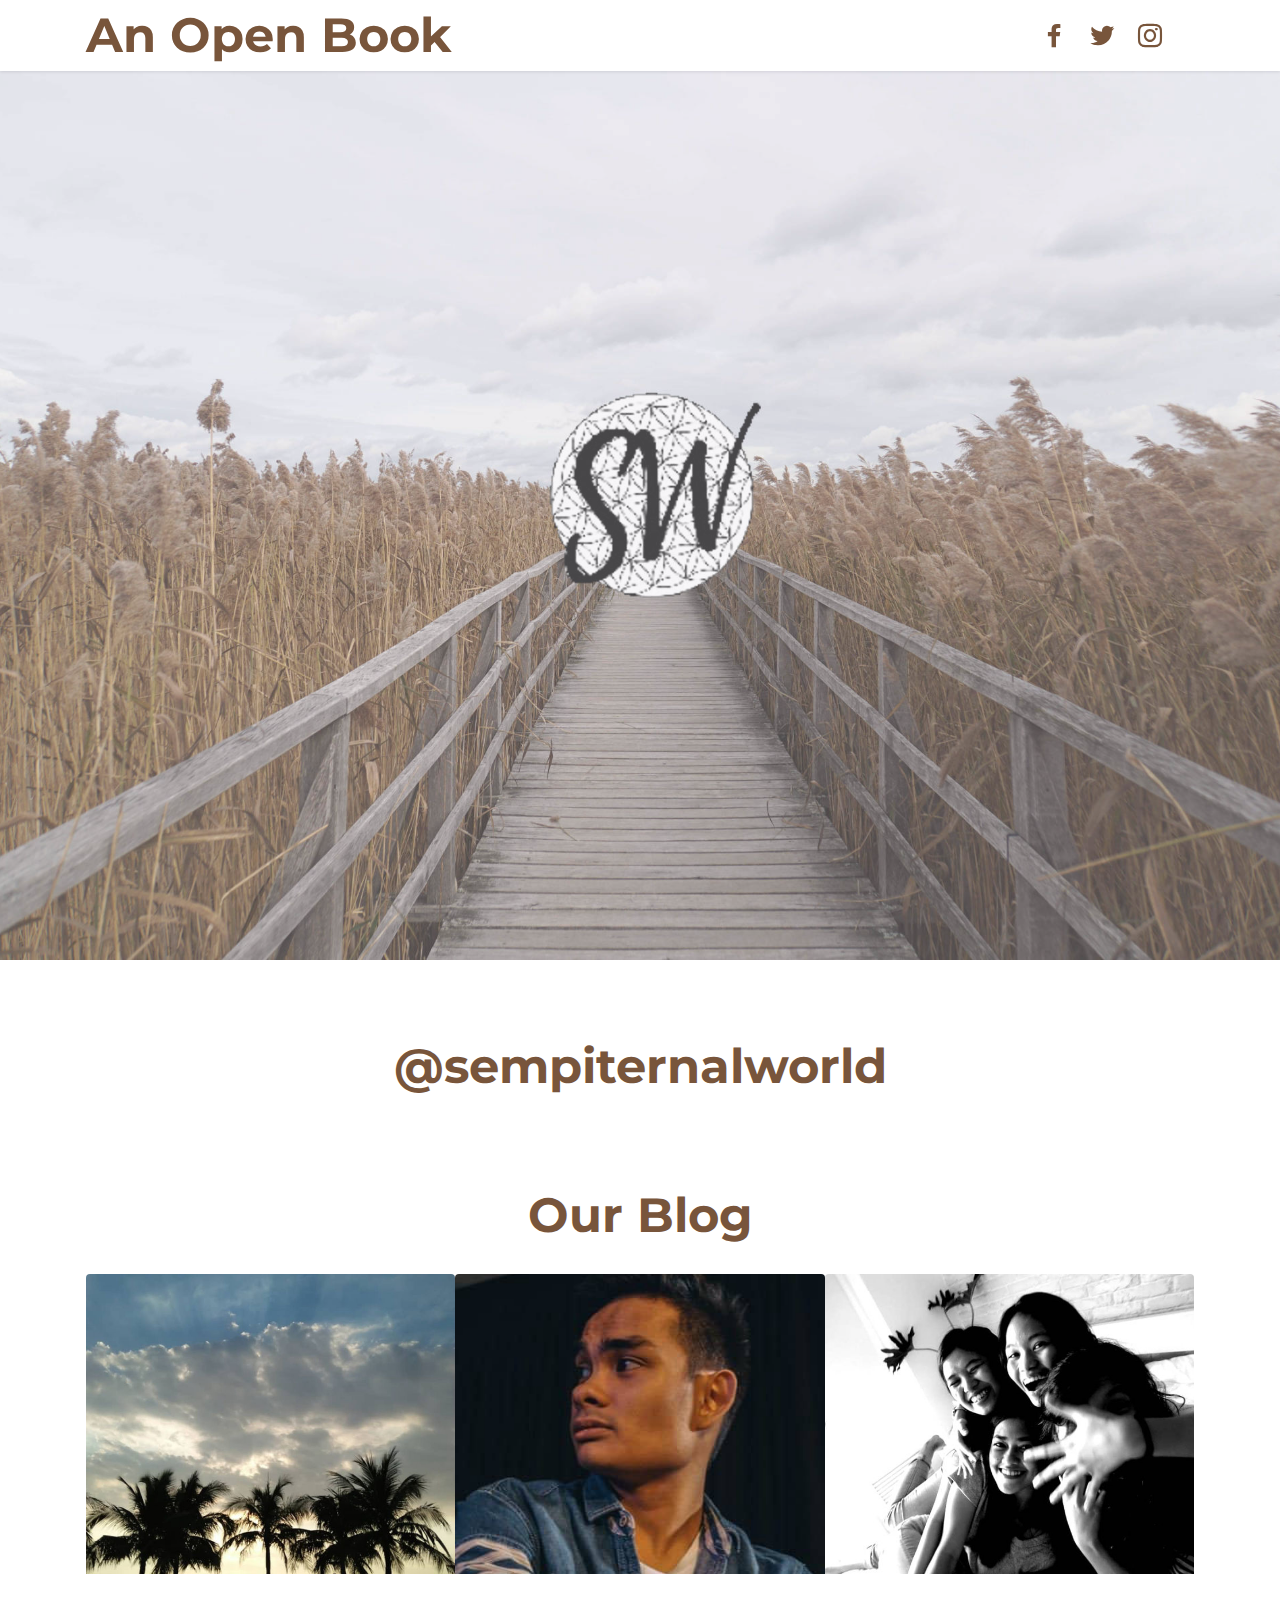
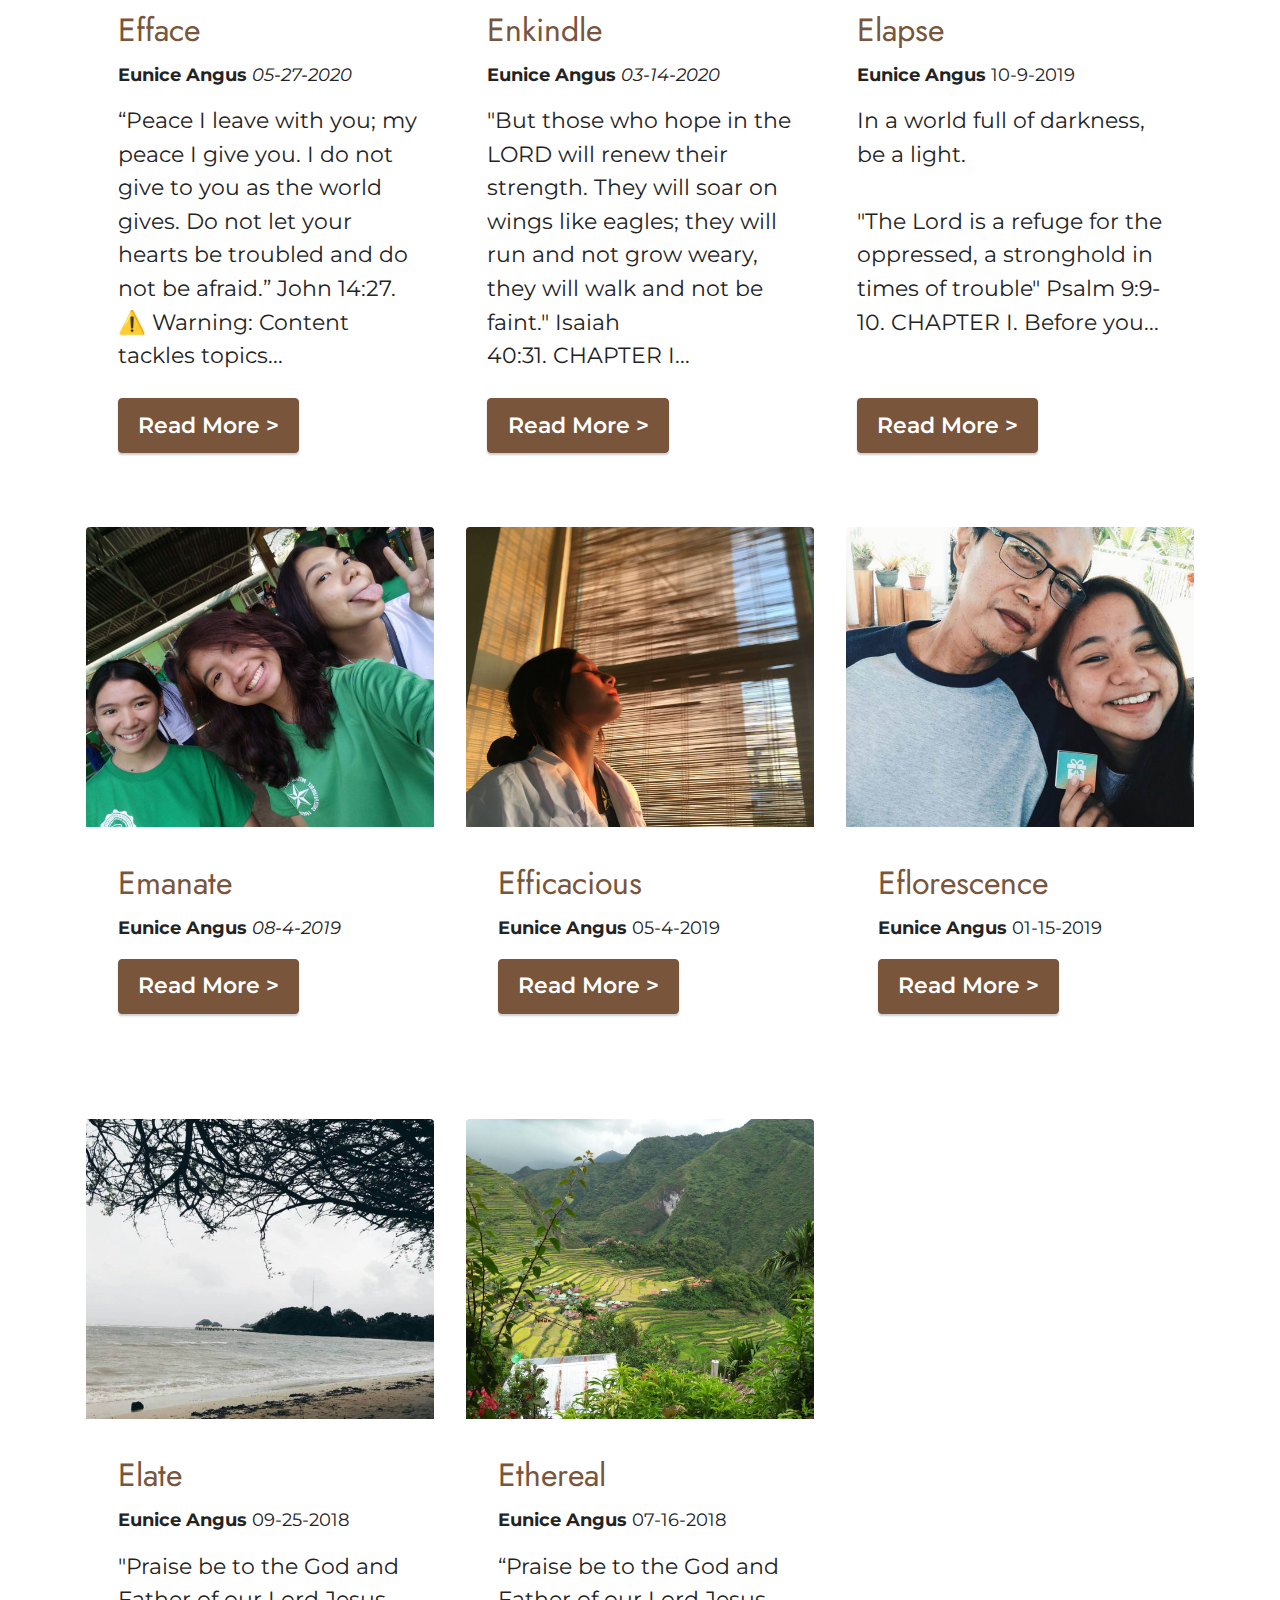
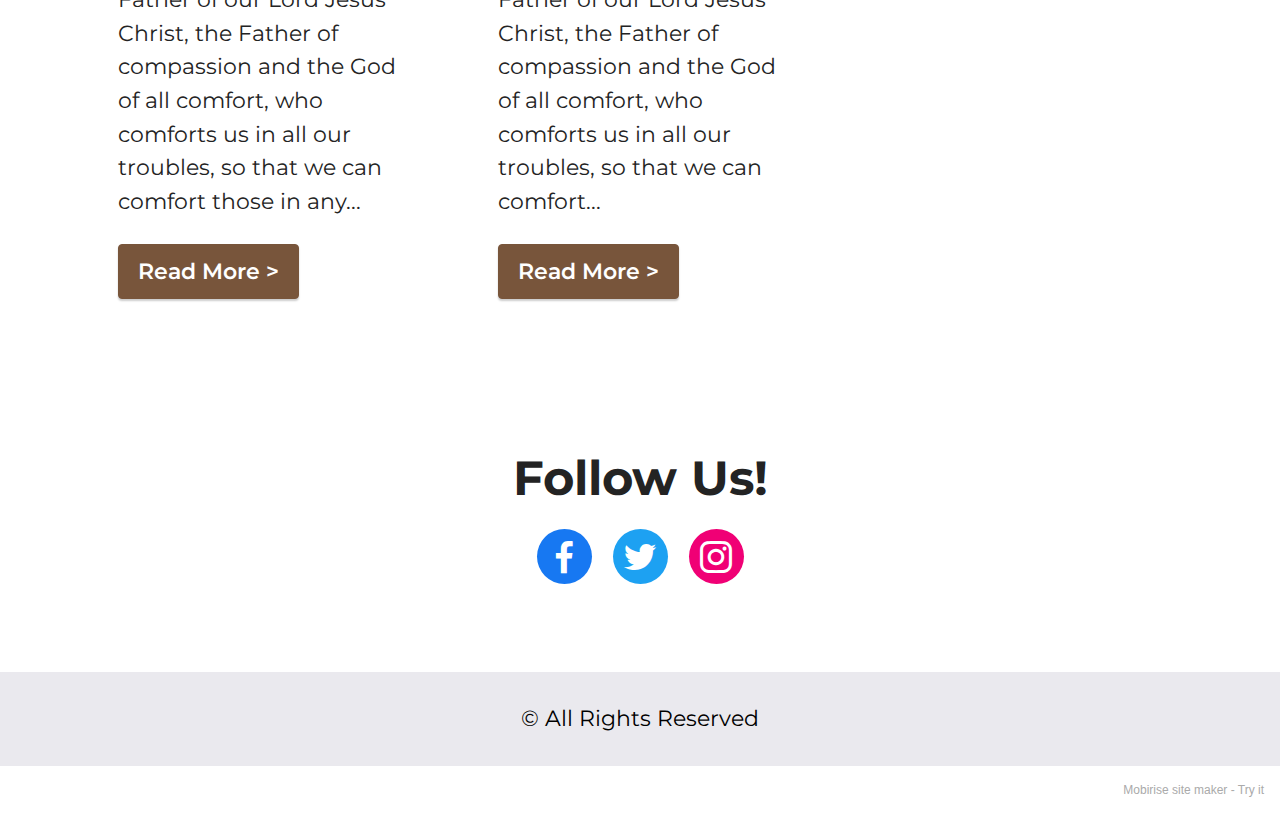
<file: index.html>
<!DOCTYPE html>
<html  >
<head>

  <meta charset="UTF-8">
  <meta http-equiv="X-UA-Compatible" content="IE=edge">
  <meta name="generator" content="Mobirise v5.1.4, mobirise.com">
  <meta name="viewport" content="width=device-width, initial-scale=1, minimum-scale=1">
  <link rel="shortcut icon" href="assets/images/circle-cropped-1-128x128-1.png" type="image/x-icon">
  <meta name="description" content="">
  
  
  <title>Home</title>
  <link rel="stylesheet" href="assets/tether/tether.min.css">
  <link rel="stylesheet" href="assets/bootstrap/css/bootstrap.min.css">
  <link rel="stylesheet" href="assets/bootstrap/css/bootstrap-grid.min.css">
  <link rel="stylesheet" href="assets/bootstrap/css/bootstrap-reboot.min.css">
  <link rel="stylesheet" href="assets/dropdown/css/style.css">
  <link rel="stylesheet" href="assets/socicon/css/styles.css">
  <link rel="stylesheet" href="assets/theme/css/style.css">
  <link rel="preload" as="style" href="assets/mobirise/css/mbr-additional.css"><link rel="stylesheet" href="assets/mobirise/css/mbr-additional.css" type="text/css">
  
  
  
  
</head>
<body>
  
  <section class="menu menu3 cid-sc4ndcMfeV" once="menu" id="menu3-z">
    
    <nav class="navbar navbar-dropdown navbar-fixed-top navbar-expand-lg">
        <div class="container">
            <div class="navbar-brand">
                
                <span class="navbar-caption-wrap"><a class="navbar-caption text-primary display-2" href="index.html#header3-4">An Open Book</a></span>
            </div>
            <button class="navbar-toggler" type="button" data-toggle="collapse" data-target="#navbarSupportedContent" aria-controls="navbarNavAltMarkup" aria-expanded="false" aria-label="Toggle navigation">
                <div class="hamburger">
                    <span></span>
                    <span></span>
                    <span></span>
                    <span></span>
                </div>
            </button>
            <div class="collapse navbar-collapse" id="navbarSupportedContent">
                
                <div class="icons-menu">
                    <a class="iconfont-wrapper" href="page5.html" target="_blank">
                        <span class="p-2 mbr-iconfont socicon-facebook socicon"></span>
                    </a>
                    <a class="iconfont-wrapper" href="page5.html#header3-12" target="_blank">
                        <span class="p-2 mbr-iconfont socicon-twitter socicon"></span>
                    </a>
                    <a class="iconfont-wrapper" href="page5.html#header3-12" target="_blank">
                        <span class="p-2 mbr-iconfont socicon-instagram socicon"></span>
                    </a>
                    
                </div>
                
            </div>
        </div>
    </nav>
</section>

<section class="header3 cid-sbYs8mmofi mbr-fullscreen" id="header3-4">

    

    <div class="mbr-overlay" style="opacity: 0.3; background-color: rgb(234, 233, 238);"></div>

    <div class="align-center container">
        <div class="row justify-content-end">
            <div class="col-12 col-lg-6">
                
                
                
                
            </div>
        </div>
    </div>
</section>

<section class="content4 cid-sbYBfA4G9G" id="content4-5">
    
    
    <div class="container">
        <div class="row justify-content-center">
            <div class="title col-md-12 col-lg-10">
                <h3 class="mbr-section-title mbr-fonts-style align-center mb-4 display-2"><strong>@sempiternalworld</strong></h3>
                
                
            </div>
        </div>
    </div>
</section>

<section class="content2 cid-sbYEVquvfE" id="content2-6">
    
    
    <div class="container">
        <div class="mbr-section-head">
            <h4 class="mbr-section-title mbr-fonts-style align-center mb-0 display-2"><strong>Our Blog</strong></h4>
            
        </div>
        <div class="row mt-4">
            <div class="item features-image сol-12 col-md-6 col-lg-4">
                <div class="item-wrapper">
                    <div class="item-img">
                        <img src="assets/images/trees-696x696.jpg" alt="" title="">
                    </div>
                    <div class="item-content">
                        <h5 class="item-title mbr-fonts-style display-5"><a href="#top" class="text-primary">Ef</a>face</h5>
                        <h6 class="item-subtitle mbr-fonts-style mt-1 display-4"><strong>Eunice Angus&nbsp;</strong><em>05-27-2020</em></h6>
                        <p class="mbr-text mbr-fonts-style mt-3 display-7">“Peace I leave with you; my peace I give you. I do not give to you as the world gives. Do not let your hearts be troubled and do not be afraid.” John 14:27. ⚠️ Warning: Content tackles topics...</p>
                    </div>
                    <div class="mbr-section-btn item-footer mt-2"><a href="page1.html#content4-bk" class="btn item-btn btn-primary display-7">Read More
                            &gt;</a></div>
                </div>
            </div>
            <div class="item features-image сol-12 col-md-6 col-lg-4">
                <div class="item-wrapper">
                    <div class="item-img">
                        <img src="assets/images/en10-400x400.jpg" alt="" title="">
                    </div>
                    <div class="item-content">
                        <h5 class="item-title mbr-fonts-style display-5"><a href="#top" class="text-primary">E</a>nkindle</h5>
                        <h6 class="item-subtitle mbr-fonts-style mt-1 display-4"><strong>Eunice Angus&nbsp;</strong><em>03-14-2020</em></h6>
                        <p class="mbr-text mbr-fonts-style mt-3 display-7">"But those who hope in the LORD will renew their strength. They will soar on wings like eagles; they will run and not grow weary, they will walk and not be faint." Isaiah 40:31.&nbsp;CHAPTER I...</p>
                    </div>
                    <div class="mbr-section-btn item-footer mt-2"><a href="page2.html#content4-bn" class="btn btn-primary item-btn display-7">Read More
                            &gt;</a></div>
                </div>
            </div>
            <div class="item features-image сol-12 col-md-6 col-lg-4">
                <div class="item-wrapper">
                    <div class="item-img">
                        <img src="assets/images/ela7-696x522.jpg" alt="" title="">
                    </div>
                    <div class="item-content">
                        <h5 class="item-title mbr-fonts-style display-5">Elapse</h5>
                        <h6 class="item-subtitle mbr-fonts-style mt-1 display-4"><strong>Eunice Angus </strong>10-9-2019</h6>
                        <p class="mbr-text mbr-fonts-style mt-3 display-7">In a world full of darkness, be a light.<br><br>"The Lord is a refuge for the oppressed, a stronghold in times of trouble" Psalm 9:9-10. CHAPTER I. Before you...</p>
                    </div>
                    <div class="mbr-section-btn item-footer mt-2"><a href="page3.html#content4-bm" class="btn btn-primary item-btn display-7">Read More
                            &gt;</a></div>
                </div>
            </div>

        </div>
    </div>
</section>

<section class="content2 cid-sbYFEtcVPg" id="content2-7">
    
    
    <div class="container">
        
        <div class="row mt-4">
            <div class="item features-image сol-12 col-md-6 col-lg-4">
                <div class="item-wrapper">
                    <div class="item-img">
                        <img src="assets/images/em4a-696x522.jpg" alt="" title="">
                    </div>
                    <div class="item-content">
                        <h5 class="item-title mbr-fonts-style display-5">Emanate</h5>
                        <h6 class="item-subtitle mbr-fonts-style mt-1 display-4">
                            <strong>Eunice Angus</strong><em>&nbsp;08-4-2019</em></h6>
                        
                    </div>
                    <div class="mbr-section-btn item-footer mt-2"><a href="page6.html#content4-62" class="btn item-btn btn-primary display-7">Read More
                            &gt;</a></div>
                </div>
            </div>
            <div class="item features-image сol-12 col-md-6 col-lg-4">
                <div class="item-wrapper">
                    <div class="item-img">
                        <img src="assets/images/ef3-696x522.jpg" alt="" title="">
                    </div>
                    <div class="item-content">
                        <h5 class="item-title mbr-fonts-style display-5"><a href="#top" class="text-primary">Ef</a>ficacious</h5>
                        <h6 class="item-subtitle mbr-fonts-style mt-1 display-4"><strong>Eunice Angus </strong>05-4-2019</h6>
                        
                    </div>
                    <div class="mbr-section-btn item-footer mt-2"><a href="page7.html#content4-7g" class="btn btn-primary item-btn display-7">Read More
                            &gt;</a></div>
                </div>
            </div>
            <div class="item features-image сol-12 col-md-6 col-lg-4">
                <div class="item-wrapper">
                    <div class="item-img">
                        <img src="assets/images/eff-696x870.jpg" alt="" title="">
                    </div>
                    <div class="item-content">
                        <h5 class="item-title mbr-fonts-style display-5"><a href="#top" class="text-primary">E</a>florescence</h5>
                        <h6 class="item-subtitle mbr-fonts-style mt-1 display-4"><strong>Eunice Angus </strong>01-15-2019</h6>
                        
                    </div>
                    <div class="mbr-section-btn item-footer mt-2"><a href="page8.html#content4-8f" class="btn btn-primary item-btn display-7">Read More
                            &gt;</a></div>
                </div>
            </div>

        </div>
    </div>
</section>

<section class="content2 cid-sbYGG0AooY" id="content2-8">
    
    
    <div class="container">
        
        <div class="row mt-4">
            <div class="item features-image сol-12 col-md-6 col-lg-4">
                <div class="item-wrapper">
                    <div class="item-img">
                        <img src="assets/images/el-696x696.jpg" alt="" title="">
                    </div>
                    <div class="item-content">
                        <h5 class="item-title mbr-fonts-style display-5">Elate</h5>
                        <h6 class="item-subtitle mbr-fonts-style mt-1 display-4"><strong>Eunice Angus</strong> 09-25-2018</h6>
                        <p class="mbr-text mbr-fonts-style mt-3 display-7">"Praise be to the God and Father of our Lord Jesus Christ, the Father of compassion and the God of all comfort, who comforts us in all our troubles, so that we can comfort those in any...</p>
                    </div>
                    <div class="mbr-section-btn item-footer mt-2"><a href="page9.html#content4-9b" class="btn item-btn btn-primary display-7">Read More
                            &gt;</a></div>
                </div>
            </div>
            <div class="item features-image сol-12 col-md-6 col-lg-4">
                <div class="item-wrapper">
                    <div class="item-img">
                        <img src="assets/images/eth12-696x522.jpg" alt="" title="">
                    </div>
                    <div class="item-content">
                        <h5 class="item-title mbr-fonts-style display-5">Ethereal</h5>
                        <h6 class="item-subtitle mbr-fonts-style mt-1 display-4"><strong>Eunice Angus </strong>07-16-2018</h6>
                        <p class="mbr-text mbr-fonts-style mt-3 display-7">“Praise be to the God and Father of our Lord Jesus Christ, the Father of compassion and the God of all comfort, who comforts us in all our troubles, so that we can comfort...<br>
                        </p>
                    </div>
                    <div class="mbr-section-btn item-footer mt-2"><a href="page10.html#content4-ab" class="btn btn-primary item-btn display-7">Read More
                            &gt;</a></div>
                </div>
            </div>
           

        </div>
    </div>
</section>

<section class="share3 cid-sbYHqBon48" id="share3-9">
    
     
    
    

    <div class="container">
        <div class="media-container-row">
            <div class="col-12">
                <h3 class="mbr-section-title align-center mb-3 mbr-fonts-style display-2">
                    <strong>Follow Us!</strong>
                </h3>
                <div class="social-list align-center">
                   
                    <a class="iconfont-wrapper bg-facebook m-2 " target="_blank" href="page5.html">
                            <span class="socicon-facebook socicon"></span>
                        </a>
                        <a class="iconfont-wrapper bg-twitter m-2" href="page5.html#header3-12" target="_blank">
                            <span class="socicon-twitter socicon"></span>
                        </a>
                        <a class="iconfont-wrapper bg-instagram m-2" href="page5.html#header3-12" target="_blank">
                            <span class="socicon-instagram socicon"></span>
                        </a>
                        
                        
                        
                        
                        
                        
                        
                        
                </div>
            </div>
        </div>
    </div>
</section>

<section class="footer7 cid-sbYHxv30Kv" once="footers" id="footer7-a">

    

    

    <div class="container">
        <div class="media-container-row align-center mbr-white">
            <div class="col-12">
                <p class="mbr-text mb-0 mbr-fonts-style display-7">
                    © All Rights Reserved
                </p>
            </div>
        </div>
    </div>
</section><section style="background-color: #fff; font-family: -apple-system, BlinkMacSystemFont, 'Segoe UI', 'Roboto', 'Helvetica Neue', Arial, sans-serif; color:#aaa; font-size:12px; padding: 0; align-items: center; display: flex;"><a href="https://mobirise.site/a" style="flex: 1 1; height: 3rem; padding-left: 1rem;"></a><p style="flex: 0 0 auto; margin:0; padding-right:1rem;">Mobirise site maker - <a href="https://mobirise.site/p" style="color:#aaa;">Try it</a></p></section><script src="assets/web/assets/jquery/jquery.min.js"></script>  <script src="assets/popper/popper.min.js"></script>  <script src="assets/tether/tether.min.js"></script>  <script src="assets/bootstrap/js/bootstrap.min.js"></script>  <script src="assets/smoothscroll/smooth-scroll.js"></script>  <script src="assets/dropdown/js/nav-dropdown.js"></script>  <script src="assets/dropdown/js/navbar-dropdown.js"></script>  <script src="assets/touchswipe/jquery.touch-swipe.min.js"></script>  <script src="assets/theme/js/script.js"></script>  
  
  
</body>
</html>
</file>
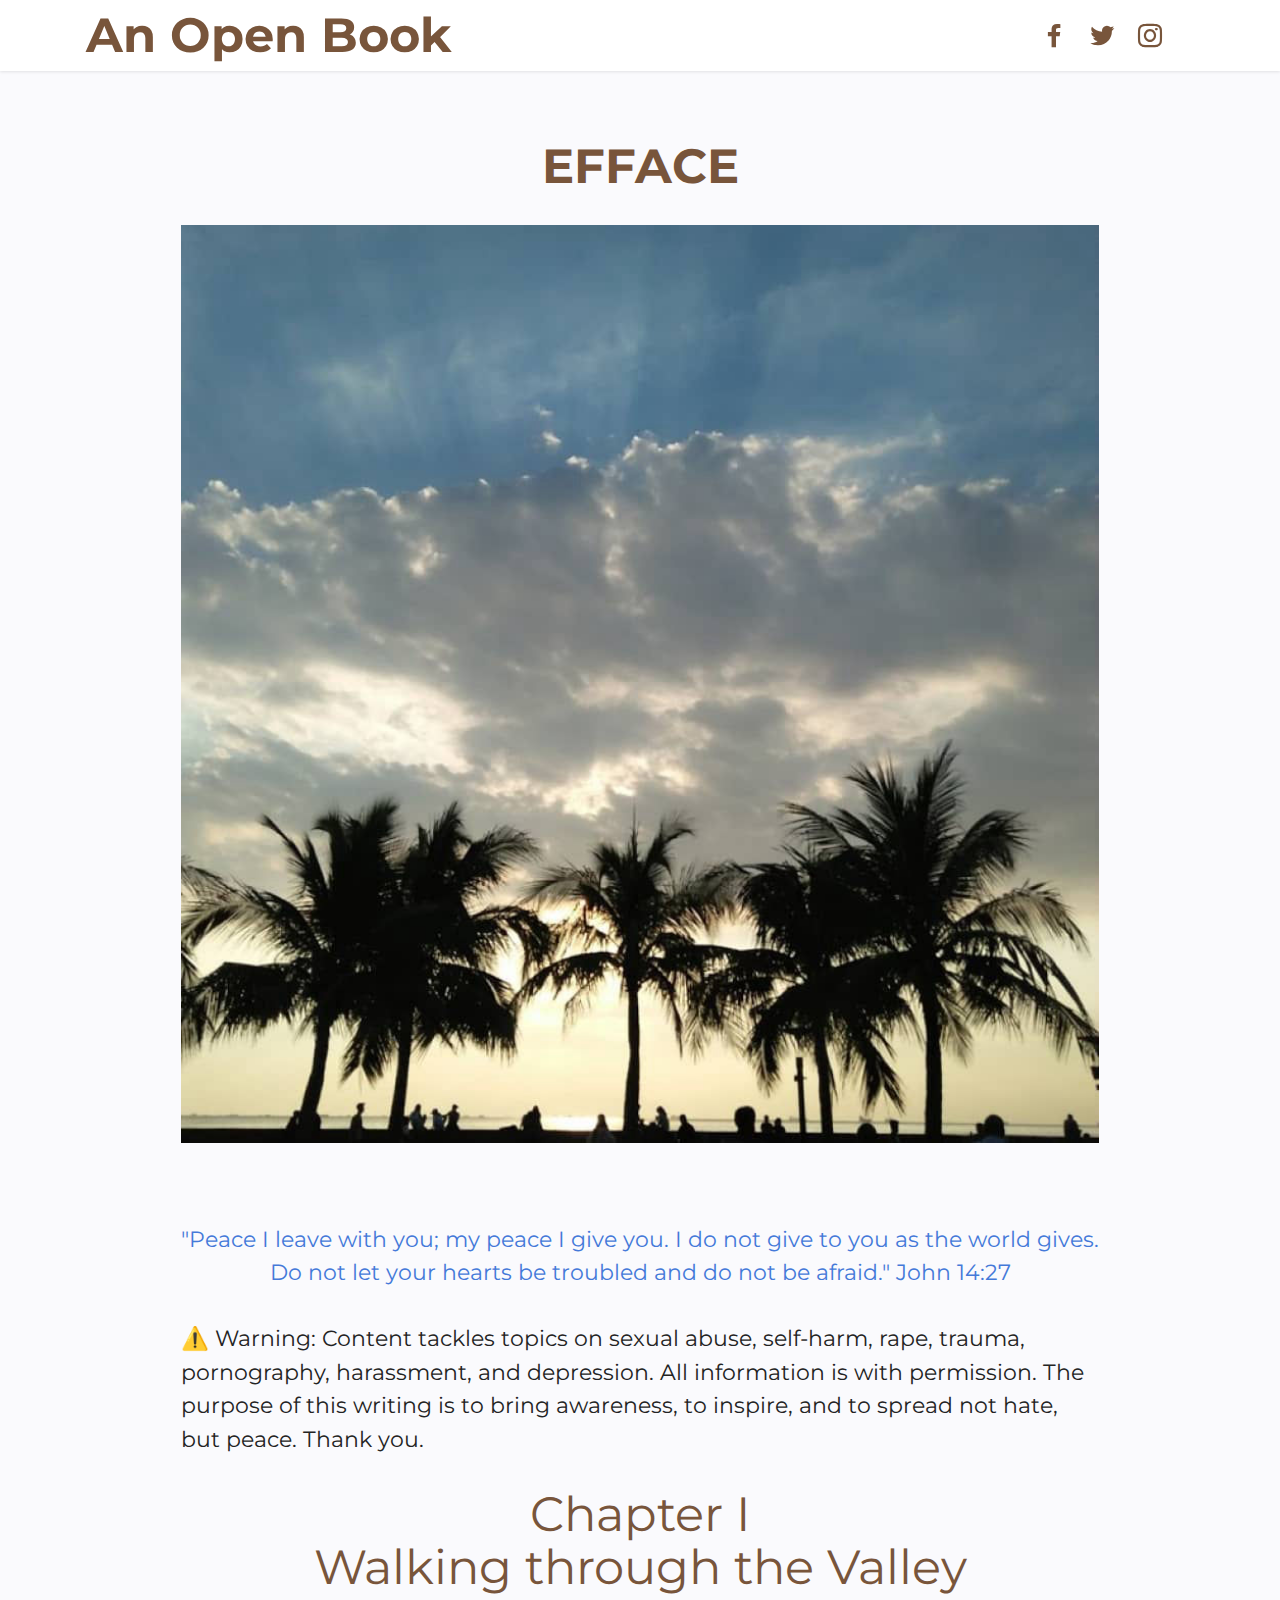
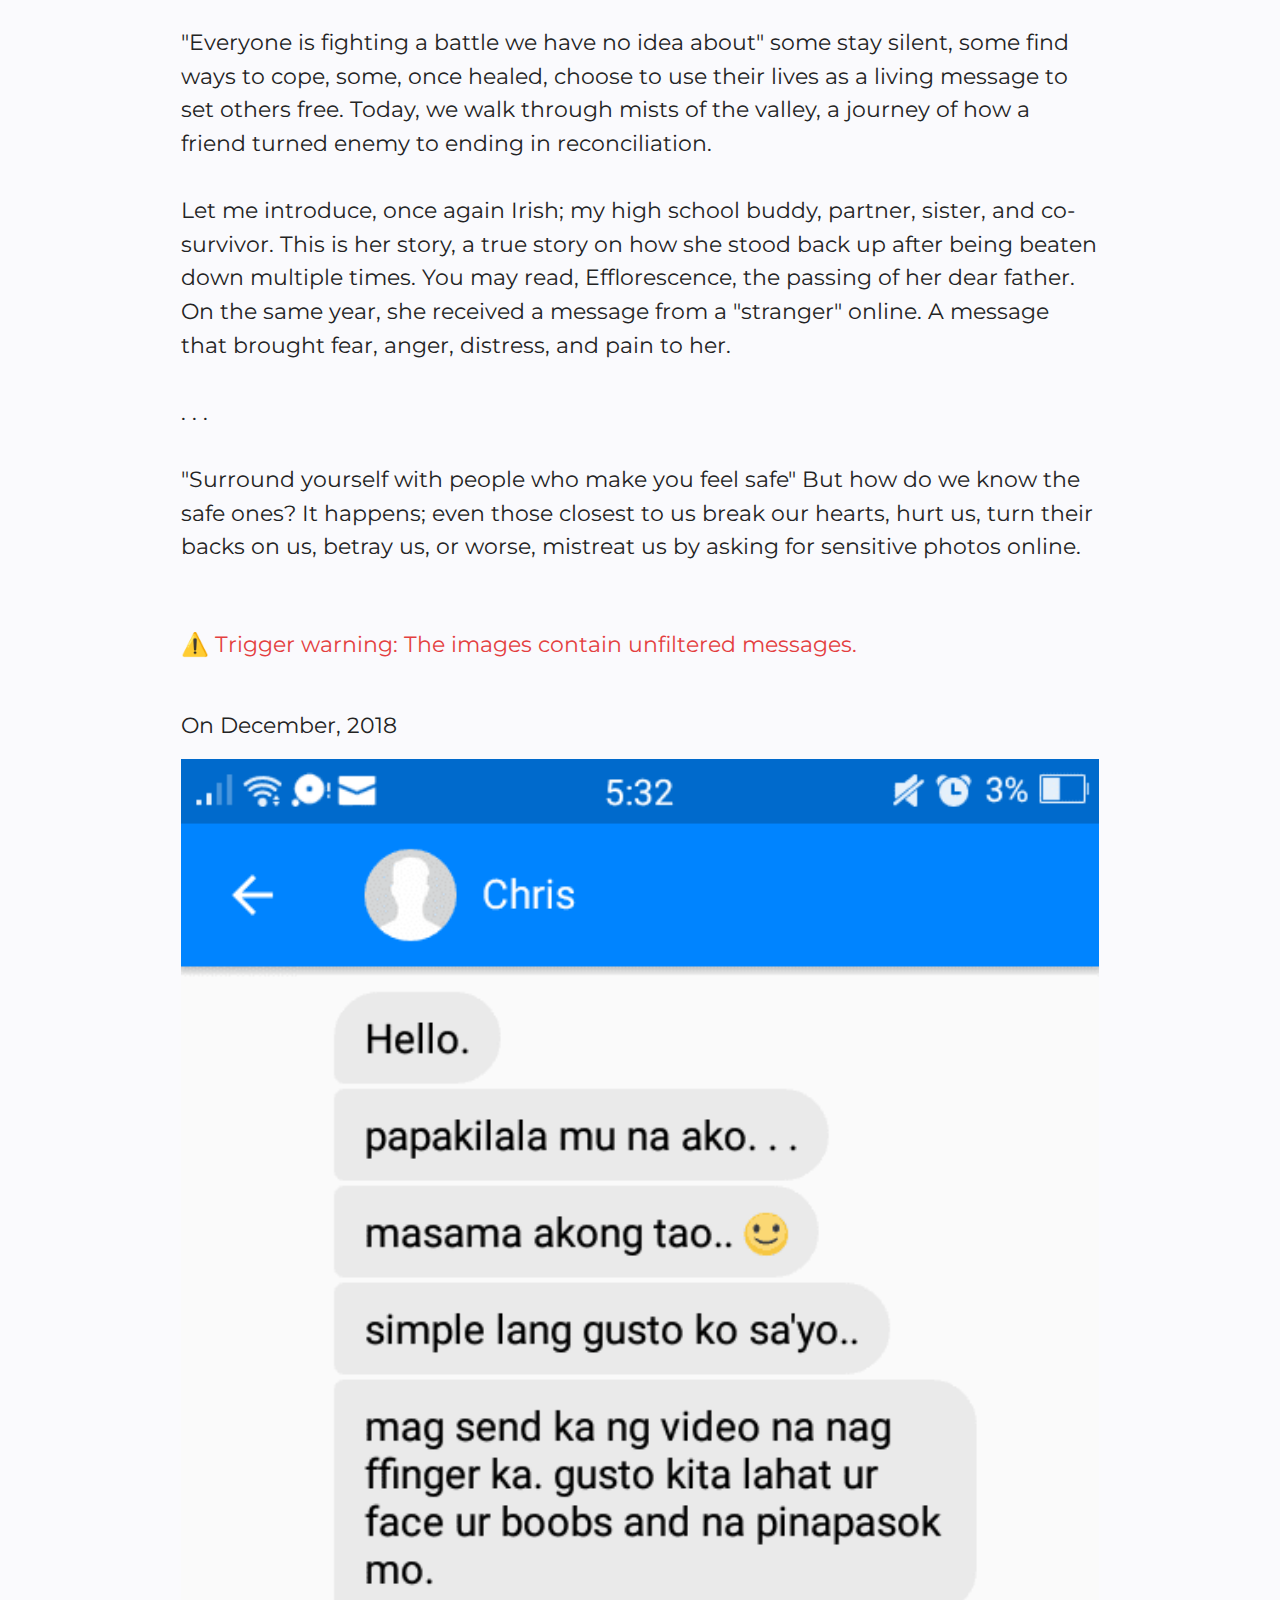
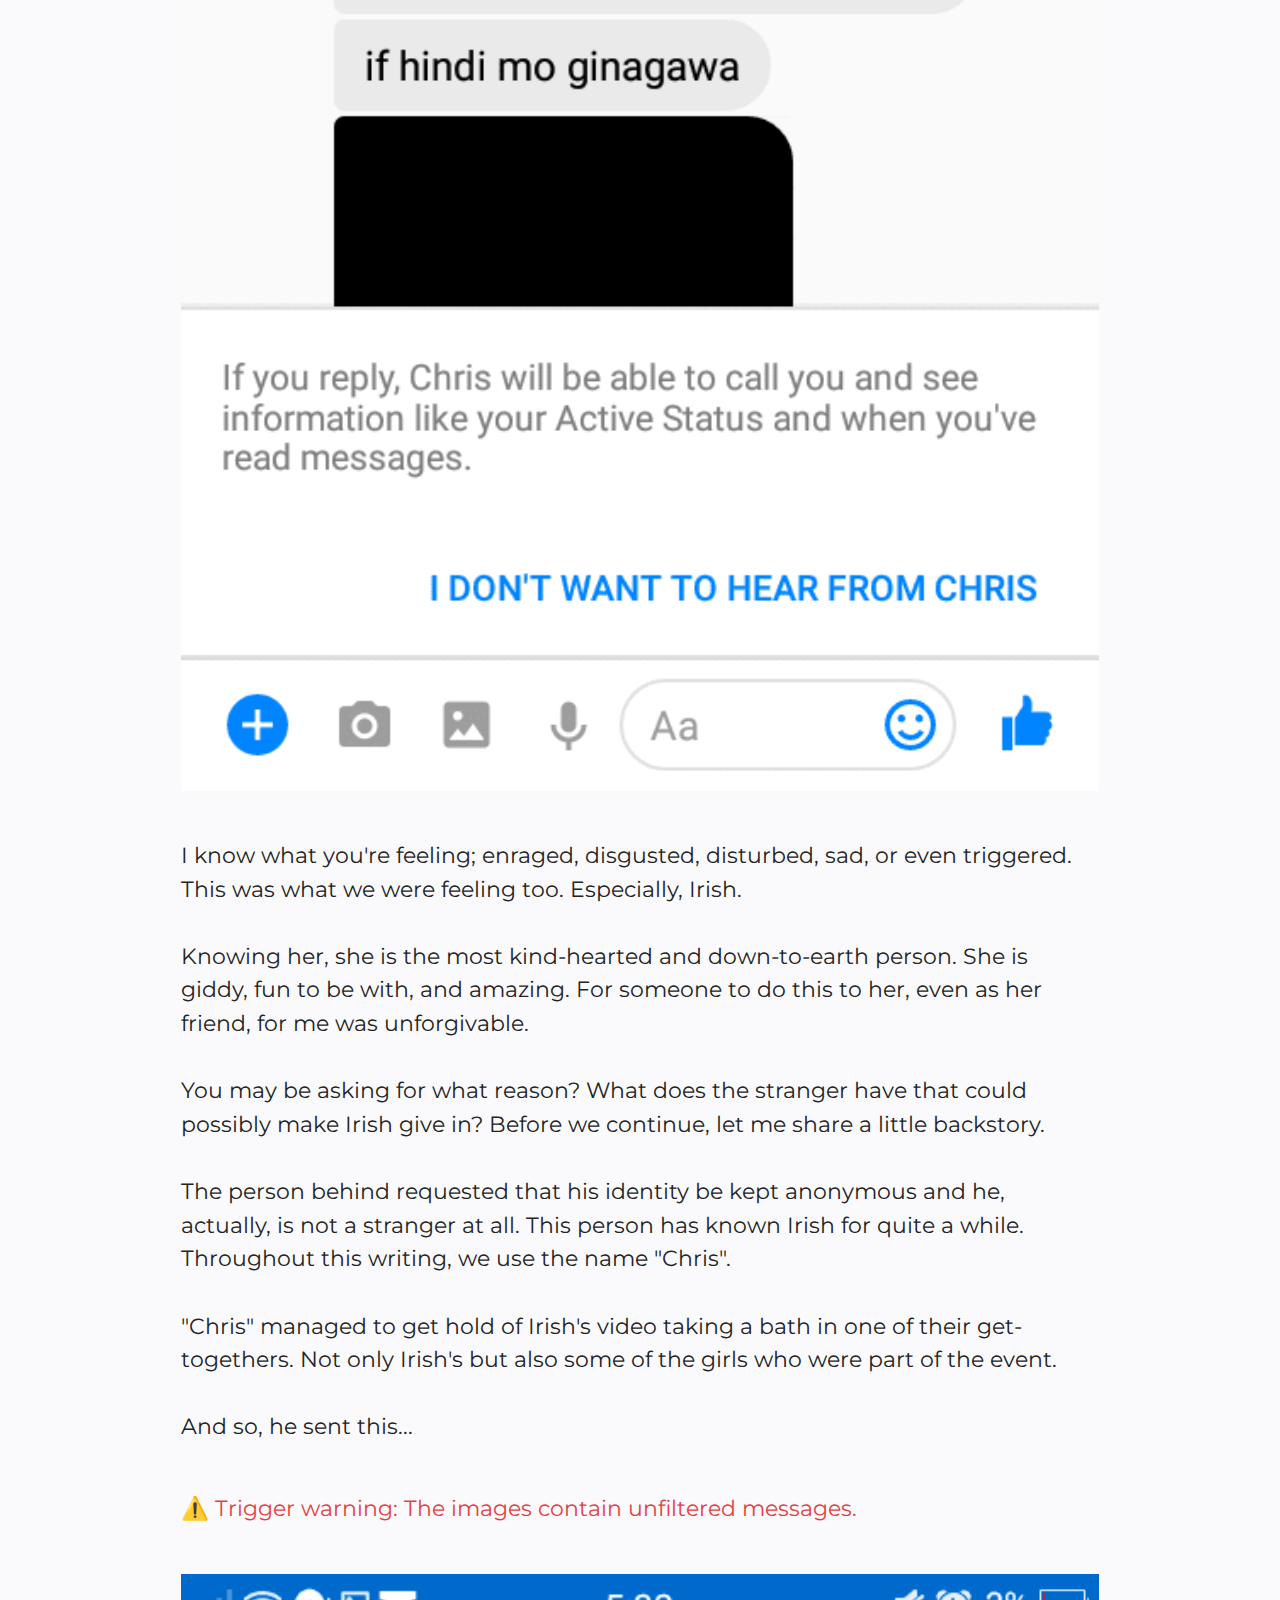
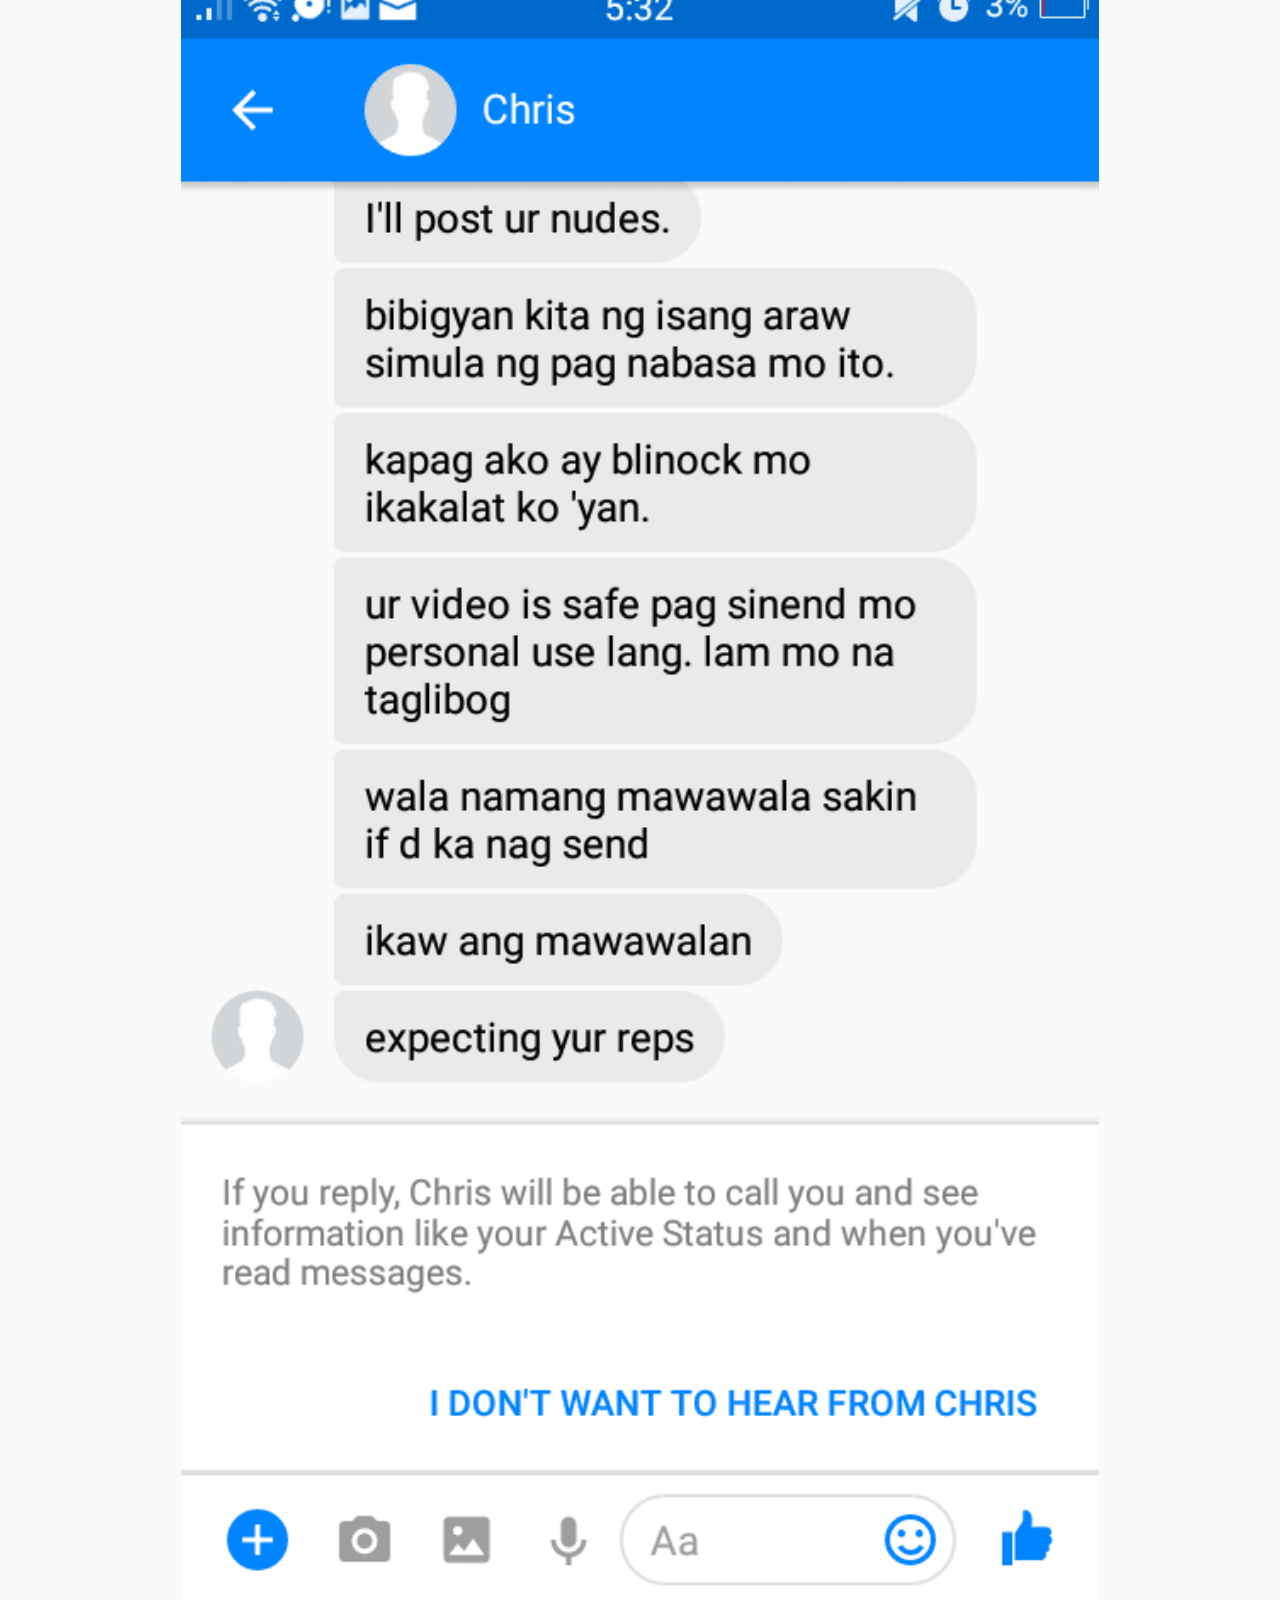
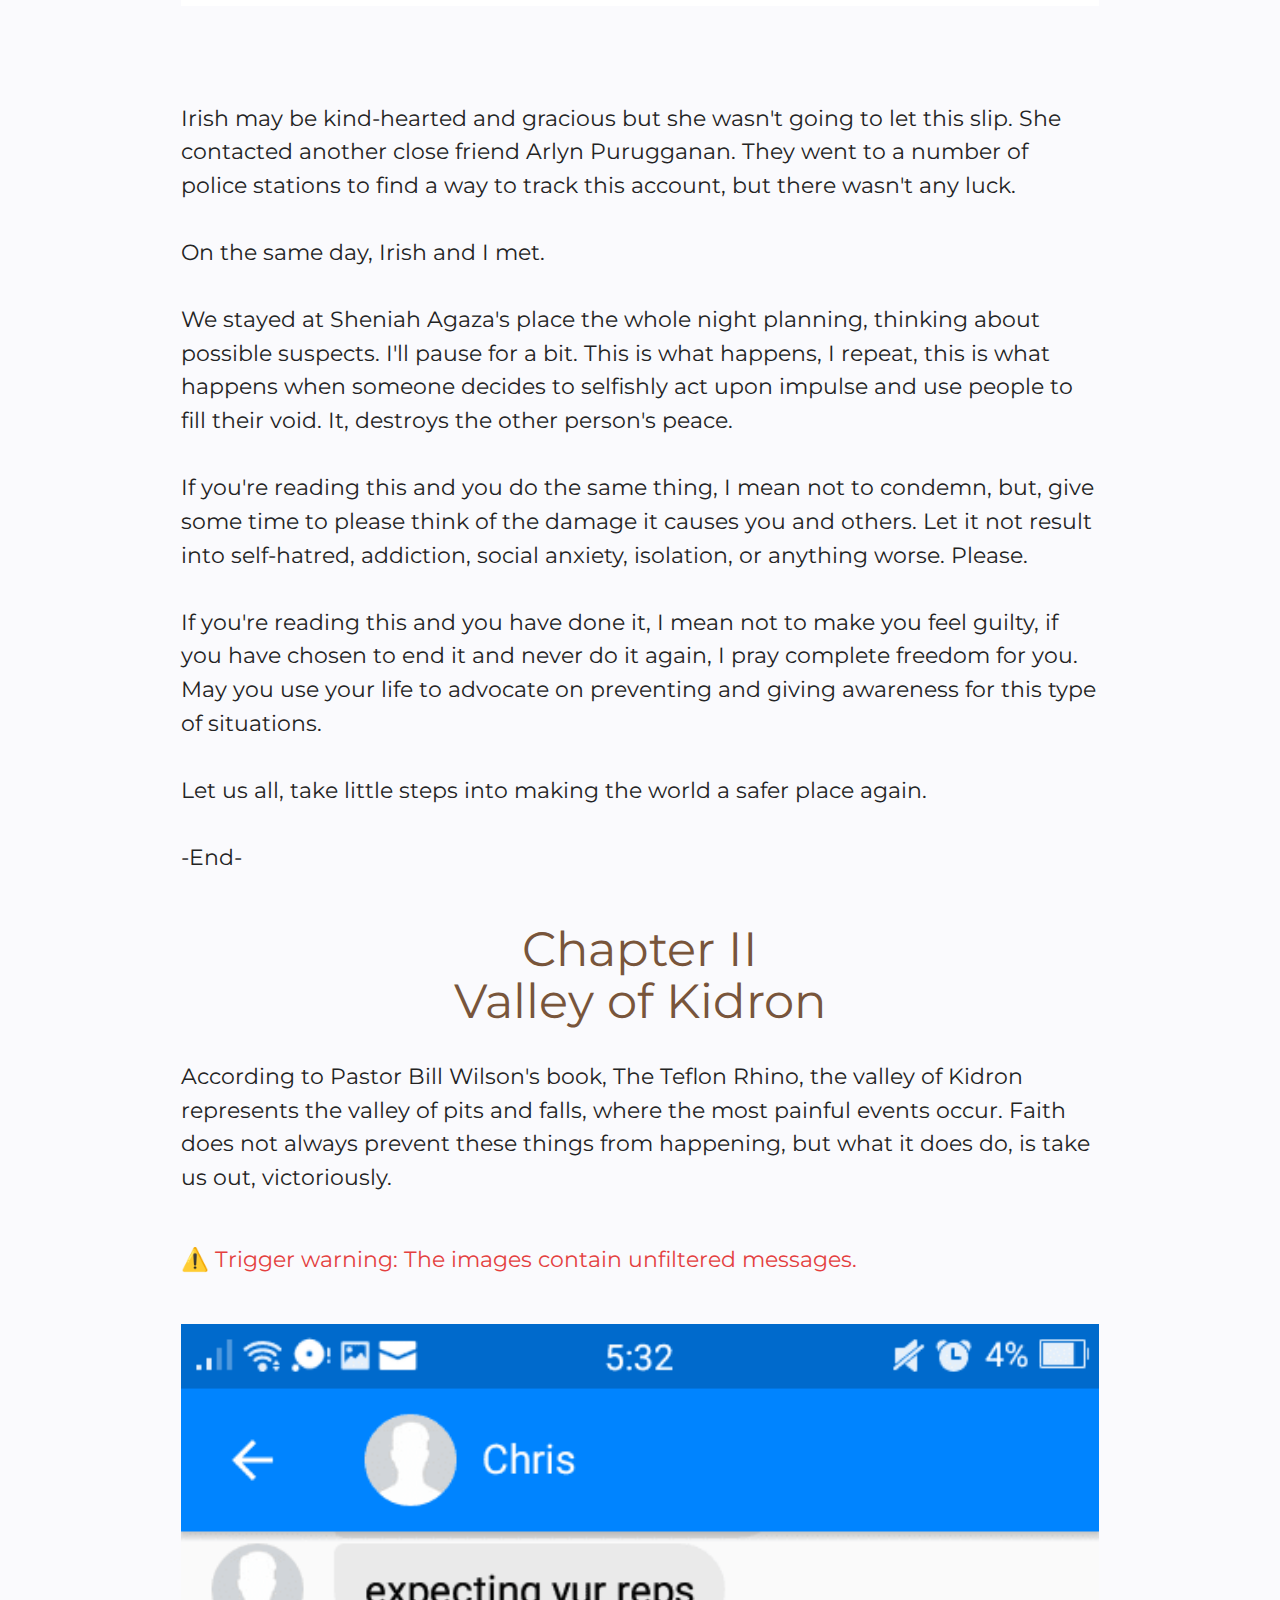
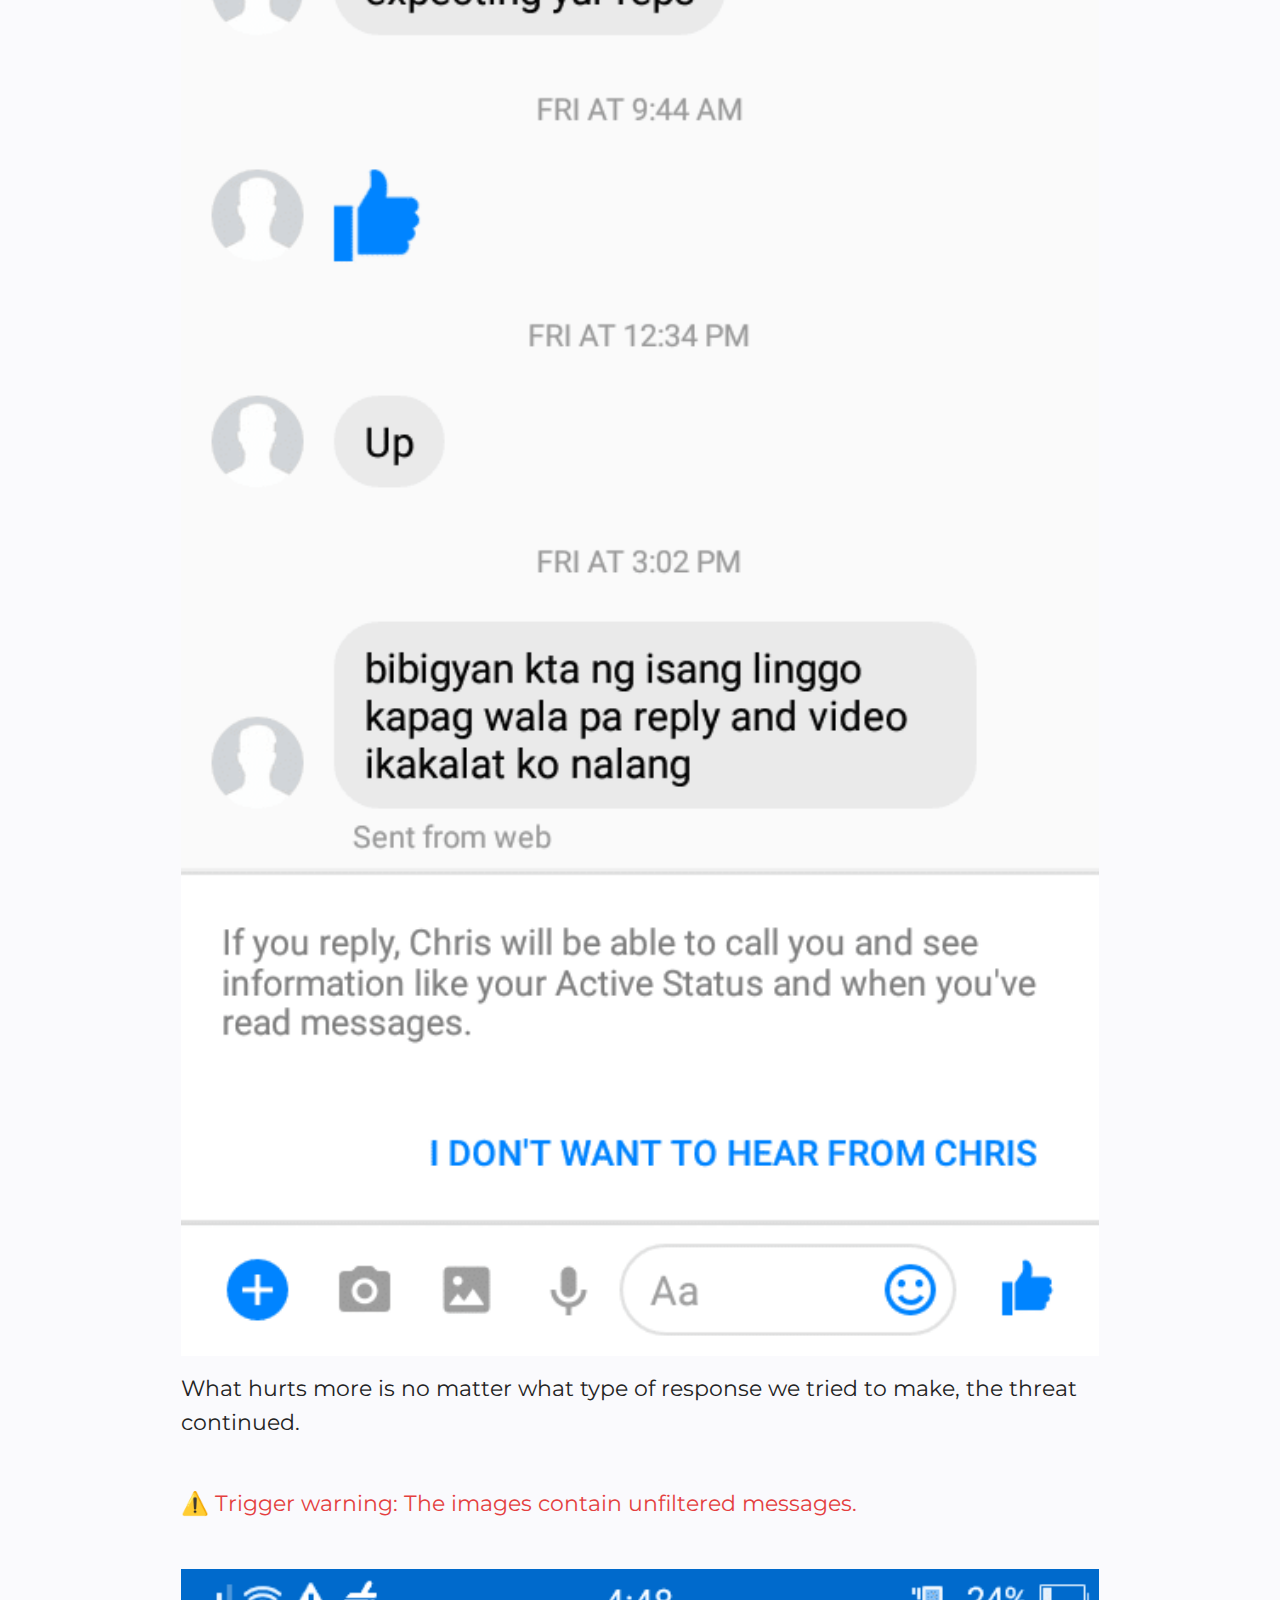
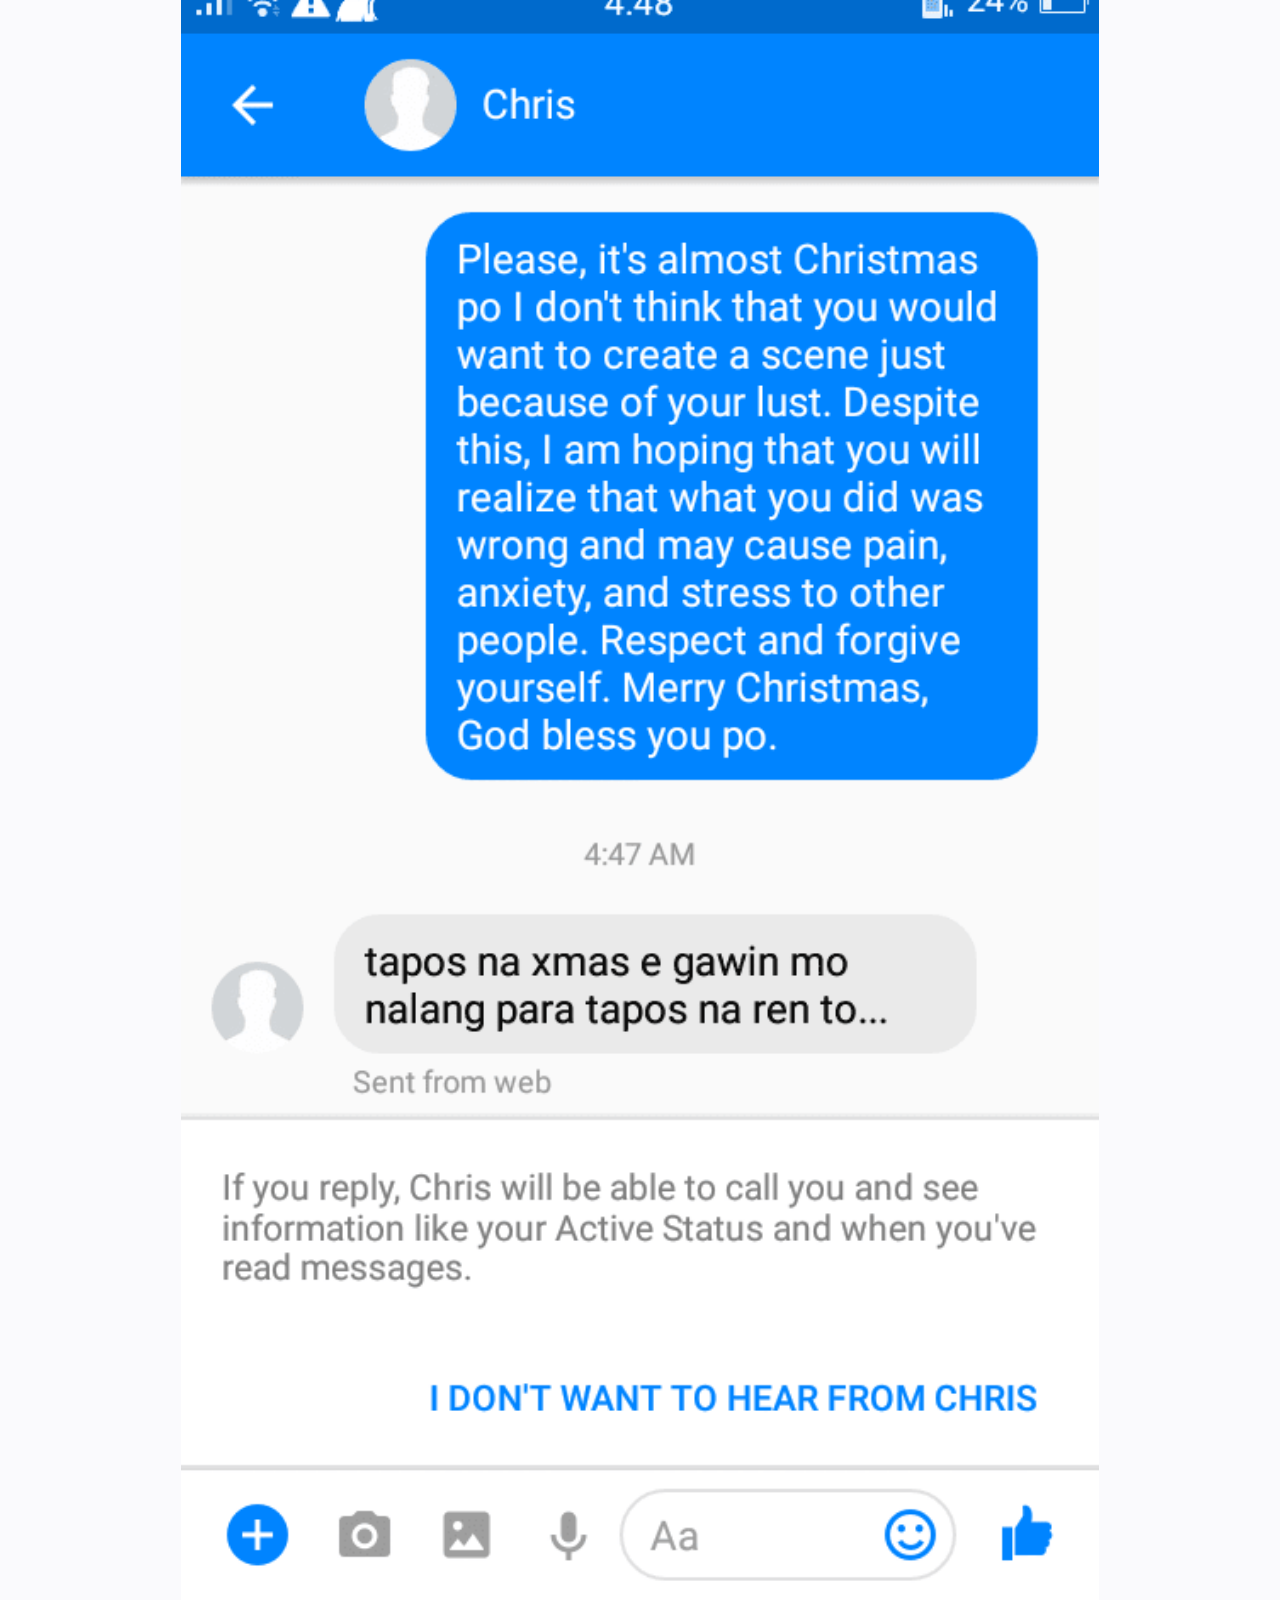
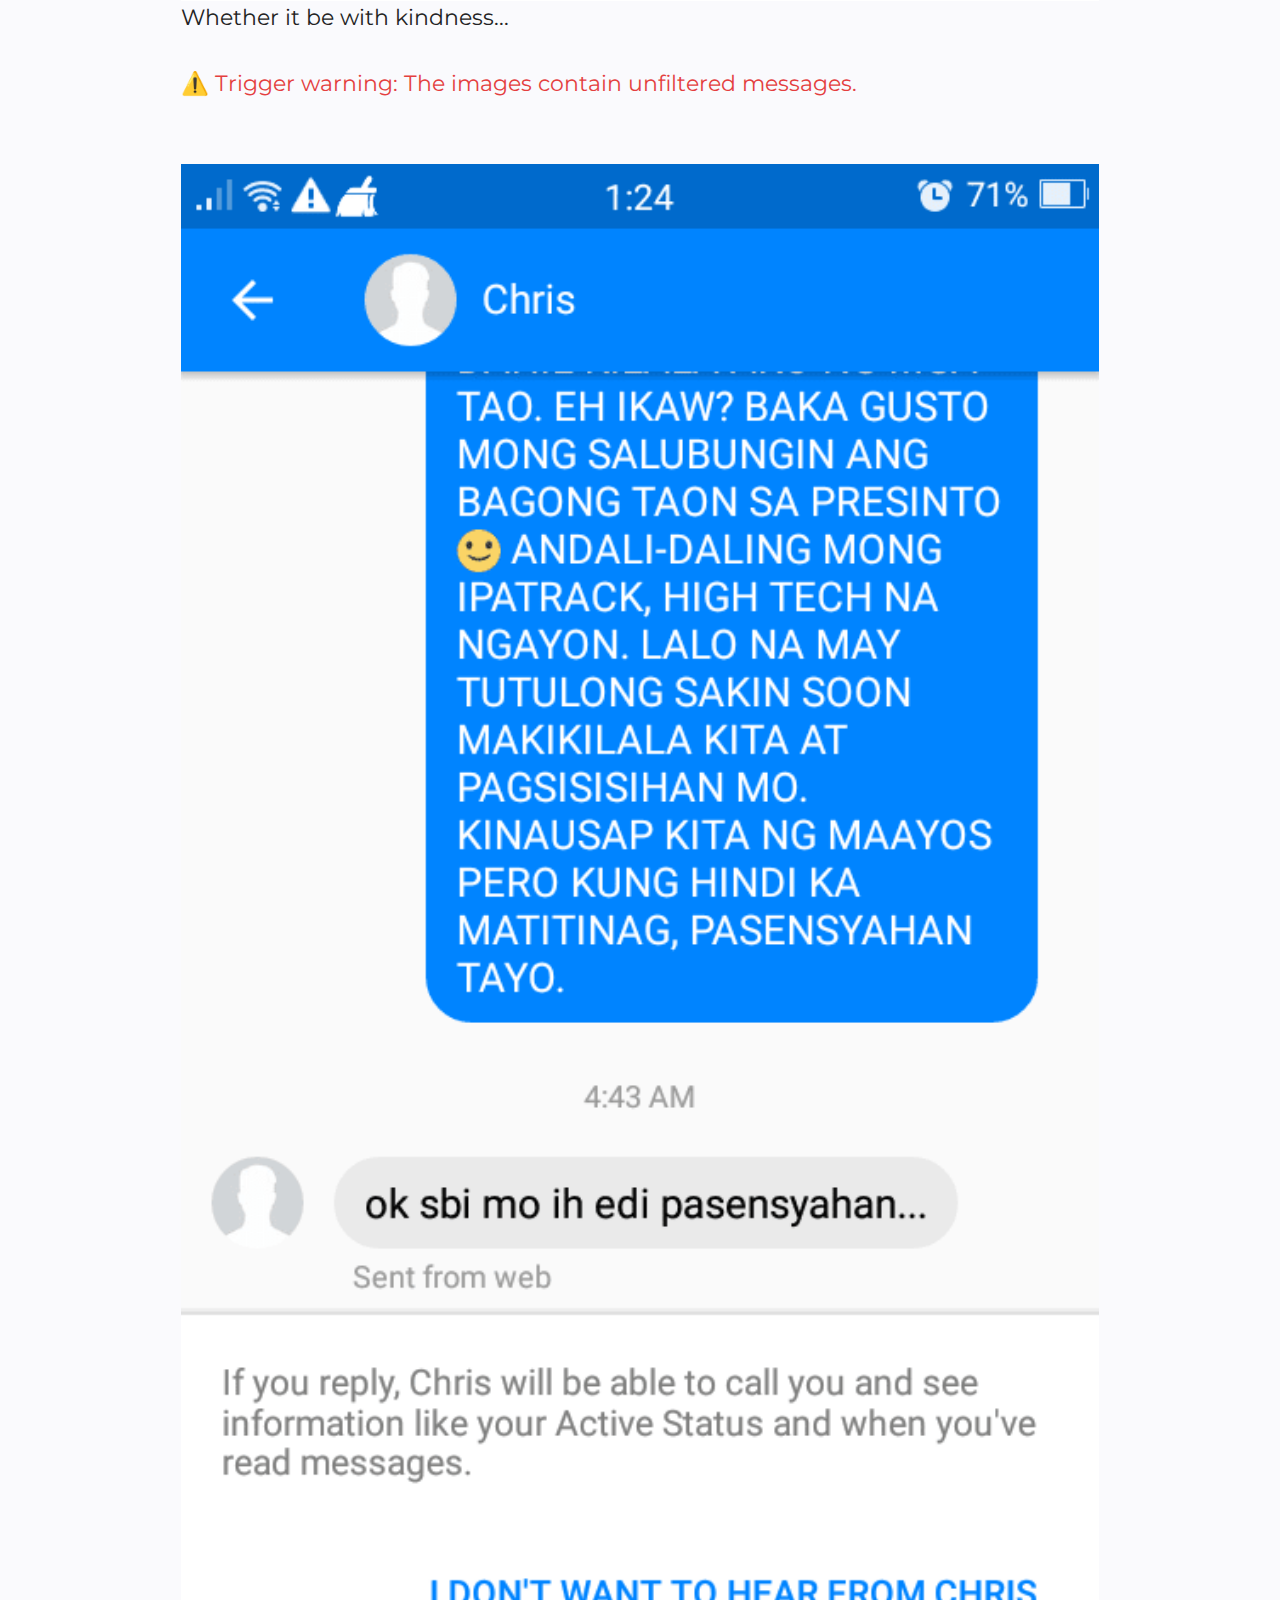
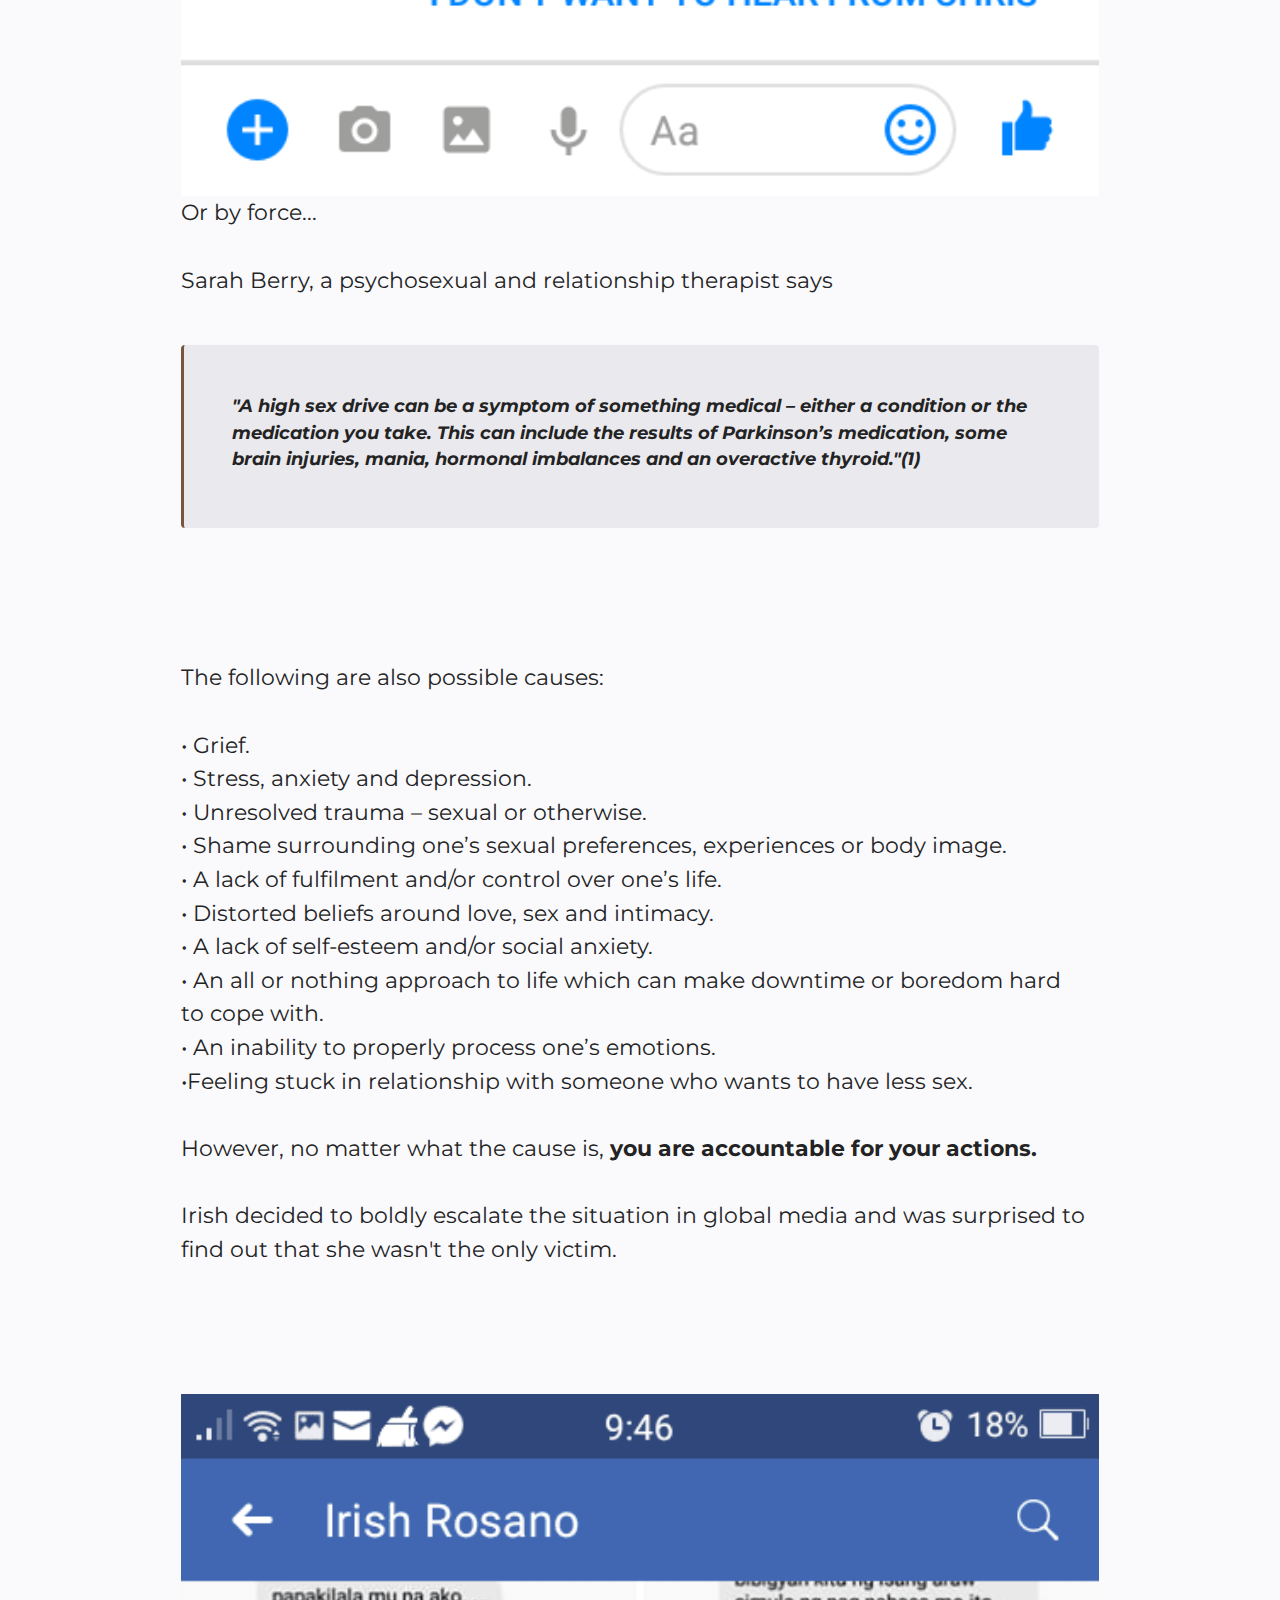
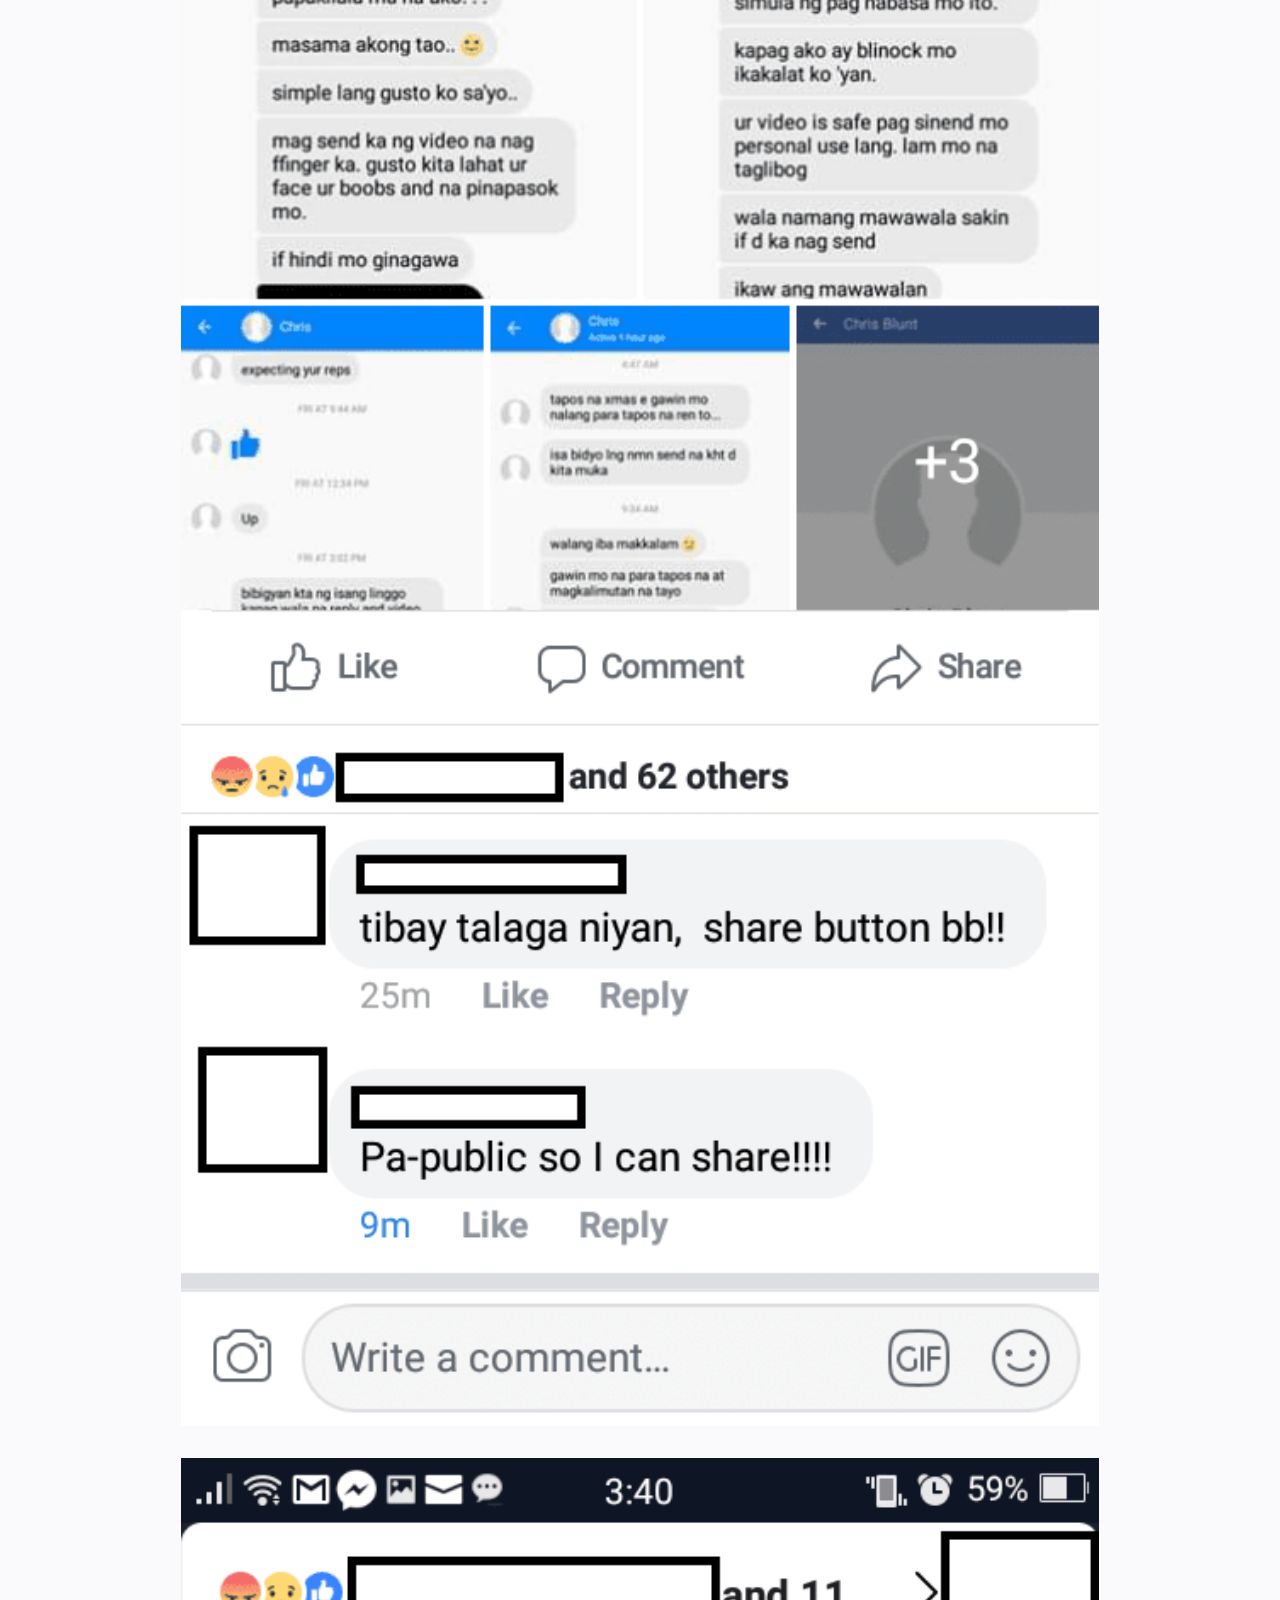
<file: page1.html>
<!DOCTYPE html>
<html  >
<head>
  
  <meta charset="UTF-8">
  <meta http-equiv="X-UA-Compatible" content="IE=edge">
  <meta name="generator" content="Mobirise v5.1.4, mobirise.com">
  <meta name="viewport" content="width=device-width, initial-scale=1, minimum-scale=1">
  <link rel="shortcut icon" href="assets/images/circle-cropped-1-128x128-1.png" type="image/x-icon">
  <meta name="description" content="">
  
  
  <title>EFFACE</title>
  <link rel="stylesheet" href="assets/tether/tether.min.css">
  <link rel="stylesheet" href="assets/bootstrap/css/bootstrap.min.css">
  <link rel="stylesheet" href="assets/bootstrap/css/bootstrap-grid.min.css">
  <link rel="stylesheet" href="assets/bootstrap/css/bootstrap-reboot.min.css">
  <link rel="stylesheet" href="assets/socicon/css/styles.css">
  <link rel="stylesheet" href="assets/dropdown/css/style.css">
  <link rel="stylesheet" href="assets/theme/css/style.css">
  <link rel="preload" as="style" href="assets/mobirise/css/mbr-additional.css"><link rel="stylesheet" href="assets/mobirise/css/mbr-additional.css" type="text/css">
  
  
  
  
</head>
<body>
  
  <section class="menu menu3 cid-sc4ndcMfeV" once="menu" id="menu3-z">
    
    <nav class="navbar navbar-dropdown navbar-fixed-top navbar-expand-lg">
        <div class="container">
            <div class="navbar-brand">
                
                <span class="navbar-caption-wrap"><a class="navbar-caption text-primary display-2" href="index.html#header3-4">An Open Book</a></span>
            </div>
            <button class="navbar-toggler" type="button" data-toggle="collapse" data-target="#navbarSupportedContent" aria-controls="navbarNavAltMarkup" aria-expanded="false" aria-label="Toggle navigation">
                <div class="hamburger">
                    <span></span>
                    <span></span>
                    <span></span>
                    <span></span>
                </div>
            </button>
            <div class="collapse navbar-collapse" id="navbarSupportedContent">
                
                <div class="icons-menu">
                    <a class="iconfont-wrapper" href="page5.html" target="_blank">
                        <span class="p-2 mbr-iconfont socicon-facebook socicon"></span>
                    </a>
                    <a class="iconfont-wrapper" href="page5.html#header3-12" target="_blank">
                        <span class="p-2 mbr-iconfont socicon-twitter socicon"></span>
                    </a>
                    <a class="iconfont-wrapper" href="page5.html#header3-12" target="_blank">
                        <span class="p-2 mbr-iconfont socicon-instagram socicon"></span>
                    </a>
                    
                </div>
                
            </div>
        </div>
    </nav>
</section>

<section class="content4 cid-sdE0SQ1W7A" id="content4-bk">
    
    
    <div class="container">
        <div class="row justify-content-center">
            <div class="title col-md-12 col-lg-10">
                <h3 class="mbr-section-title mbr-fonts-style align-center mb-4 display-2"><strong>EFFACE</strong></h3>
                
                
            </div>
        </div>
    </div>
</section>

<section class="image3 cid-sbYKLv0SCu" id="image3-d">
    

    

    <div class="container">
        <div class="row justify-content-center">
            <div class="col-12 col-lg-10">
                <div class="image-wrapper">
                    <img src="assets/images/trees-900x900.jpg" alt="">
                    
                </div>
            </div>
        </div>
    </div>
</section>

<section class="content4 cid-sdyTUSPr5q" id="content4-16">
    
    
    <div class="container">
        <div class="row justify-content-center">
            <div class="title col-md-12 col-lg-10">
                
                <h4 class="mbr-section-subtitle align-center mbr-fonts-style mb-4 display-7">"Peace I leave with you; my peace I give you. I do not give to you as the world gives. Do not let your hearts be troubled and do not be afraid." John 14:27</h4>
                
            </div>
        </div>
    </div>
</section>

<section class="content5 cid-sdyVIuWFdu" id="content5-17">
    
    <div class="container">
        <div class="row justify-content-center">
            <div class="col-md-12 col-lg-10">
                
                
                <p class="mbr-text mbr-fonts-style display-7">
                    ⚠️ Warning: Content tackles topics on sexual abuse, self-harm, rape, trauma, pornography, harassment, and depression. All information is with permission. The purpose of this writing is to bring awareness, to inspire, and to spread not hate, but peace. Thank you.</p>
            </div>
        </div>
    </div>
</section>

<section class="content5 cid-sdyWgTDzjN" id="content5-19">
    
    <div class="container">
        <div class="row justify-content-center">
            <div class="col-md-12 col-lg-10">
                
                <h4 class="mbr-section-subtitle mbr-fonts-style mb-4 display-2">Chapter I
<div>Walking through the Valley</div></h4>
                <p class="mbr-text mbr-fonts-style display-7">"Everyone is fighting a battle we have no idea about" some stay silent, some find ways to cope, some, once healed, choose to use their lives as a living message to set others free. Today, we walk through mists of the valley, a journey of how a friend turned enemy to ending in reconciliation.<br><br>Let me introduce, once again Irish; my high school buddy, partner, sister, and co-survivor. This is her story, a true story on how she stood back up after being beaten down multiple times. You may read, Efflorescence, the passing of her dear father. On the same year, she received a message from a "stranger" online. A message that brought fear, anger, distress, and pain to her.<br><br>. . .<br><br>"Surround yourself with people who make you feel safe" But how do we know the safe ones? It happens; even those closest to us break our hearts, hurt us, turn their backs on us, betray us, or worse, mistreat us by asking for sensitive photos online.</p>
            </div>
        </div>
    </div>
</section>

<section class="content5 cid-sdyWFwgMYY" id="content5-1a">
    
    <div class="container">
        <div class="row justify-content-center">
            <div class="col-md-12 col-lg-10">
                
                
                <p class="mbr-text mbr-fonts-style display-7">⚠️ Trigger warning: The images contain unfiltered messages.</p>
            </div>
        </div>
    </div>
</section>

<section class="content5 cid-sdyWXrTPsS" id="content5-1b">
    
    <div class="container">
        <div class="row justify-content-center">
            <div class="col-md-12 col-lg-10">
                
                
                <p class="mbr-text mbr-fonts-style display-7">On December, 2018</p>
            </div>
        </div>
    </div>
</section>

<section class="image3 cid-sdyXkoPgvm" id="image3-1c">
    

    

    <div class="container">
        <div class="row justify-content-center">
            <div class="col-12 col-lg-10">
                <div class="image-wrapper">
                    <img src="assets/images/chris-540x960.png" alt="">
                    
                </div>
            </div>
        </div>
    </div>
</section>

<section class="content5 cid-sdyXFvql6z" id="content5-1d">
    
    <div class="container">
        <div class="row justify-content-center">
            <div class="col-md-12 col-lg-10">
                
                
                <p class="mbr-text mbr-fonts-style display-7">I know what you're feeling; enraged, disgusted, disturbed, sad, or even triggered. This was what we were feeling too. Especially, Irish.<br><br>Knowing her, she is the most kind-hearted and down-to-earth person. She is giddy, fun to be with, and amazing. For someone to do this to her, even as her friend, for me was unforgivable.<br><br>You may be asking for what reason? What does the stranger have that could possibly make Irish give in? Before we continue, let me share a little backstory.<br><br>The person behind requested that his identity be kept anonymous and he, actually, is not a stranger at all. This person has known Irish for quite a while. Throughout this writing, we use the name "Chris".<br><br>"Chris" managed to get hold of Irish's video taking a bath in one of their get-togethers. Not only Irish's but also some of the girls who were part of the event.<br><br>And so, he sent this...<br></p>
            </div>
        </div>
    </div>
</section>

<section class="content5 cid-sdyXYf17Op" id="content5-1e">
    
    <div class="container">
        <div class="row justify-content-center">
            <div class="col-md-12 col-lg-10">
                
                
                <p class="mbr-text mbr-fonts-style display-7">⚠️ Trigger warning: The images contain unfiltered messages.</p>
            </div>
        </div>
    </div>
</section>

<section class="image3 cid-sdyY9QVFMY" id="image3-1f">
    

    

    <div class="container">
        <div class="row justify-content-center">
            <div class="col-12 col-lg-10">
                <div class="image-wrapper">
                    <img src="assets/images/chris1-540x960.png" alt="">
                    
                </div>
            </div>
        </div>
    </div>
</section>

<section class="content5 cid-sdyYZPzvp6" id="content5-1g">
    
    <div class="container">
        <div class="row justify-content-center">
            <div class="col-md-12 col-lg-10">
                
                
                <p class="mbr-text mbr-fonts-style display-7">Irish may be kind-hearted and gracious but she wasn't going to let this slip. She contacted another close friend Arlyn Purugganan. They went to a number of police stations to find a way to track this account, but there wasn't any luck.<br><br>On the same day, Irish and I met.<br><br>We stayed at Sheniah Agaza's place the whole night planning, thinking about possible suspects. I'll pause for a bit. This is what happens, I repeat, this is what happens when someone decides to selfishly act upon impulse and use people to fill their void. It, destroys the other person's peace.<br><br>If you're reading this and you do the same thing, I mean not to condemn, but, give some time to please think of the damage it causes you and others. Let it not result into self-hatred, addiction, social anxiety, isolation, or anything worse. Please.<br><br>If you're reading this and you have done it, I mean not to make you feel guilty, if you have chosen to end it and never do it again, I pray complete freedom for you. May you use your life to advocate on preventing and giving awareness for this type of situations.<br><br>Let us all, take little steps into making the world a safer place again.<br><br>-End-</p>
            </div>
        </div>
    </div>
</section>

<section class="content4 cid-sdz3FvQveC" id="content4-1i">
    
    
    <div class="container">
        <div class="row justify-content-center">
            <div class="title col-md-12 col-lg-10">
                <h3 class="mbr-section-title mbr-fonts-style align-center mb-4 display-2">Chapter II<div>Valley of Kidron</div></h3>
                
                
            </div>
        </div>
    </div>
</section>

<section class="content5 cid-sdz4pshXAT" id="content5-1j">
    
    <div class="container">
        <div class="row justify-content-center">
            <div class="col-md-12 col-lg-10">
                
                
                <p class="mbr-text mbr-fonts-style display-7">
                    According to Pastor Bill Wilson's book, The Teflon Rhino, the valley of Kidron represents the valley of pits and falls, where the most painful events occur. Faith does not always prevent these things from happening, but what it does do, is take us out, victoriously.</p>
            </div>
        </div>
    </div>
</section>

<section class="content5 cid-sdz4yyxwC0" id="content5-1k">
    
    <div class="container">
        <div class="row justify-content-center">
            <div class="col-md-12 col-lg-10">
                
                
                <p class="mbr-text mbr-fonts-style display-7">⚠️ Trigger warning: The images contain unfiltered messages.</p>
            </div>
        </div>
    </div>
</section>

<section class="image3 cid-sdz4W2PD6l" id="image3-1l">
    

    

    <div class="container">
        <div class="row justify-content-center">
            <div class="col-12 col-lg-10">
                <div class="image-wrapper">
                    <img src="assets/images/chris2-540x960.png" alt="">
                    
                </div>
            </div>
        </div>
    </div>
</section>

<section class="content5 cid-sdz5b2tBB7" id="content5-1m">
    
    <div class="container">
        <div class="row justify-content-center">
            <div class="col-md-12 col-lg-10">
                
                
                <p class="mbr-text mbr-fonts-style display-7">What hurts more is no matter what type of response we tried to make, the threat continued.</p>
            </div>
        </div>
    </div>
</section>

<section class="content5 cid-sdz5imiQJz" id="content5-1n">
    
    <div class="container">
        <div class="row justify-content-center">
            <div class="col-md-12 col-lg-10">
                
                
                <p class="mbr-text mbr-fonts-style display-7">
                    ⚠️ Trigger warning: The images contain unfiltered messages.</p>
            </div>
        </div>
    </div>
</section>

<section class="image3 cid-sdz5sxxaiF" id="image3-1o">
    

    

    <div class="container">
        <div class="row justify-content-center">
            <div class="col-12 col-lg-10">
                <div class="image-wrapper">
                    <img src="assets/images/chris3-540x960.png" alt="">
                    
                </div>
            </div>
        </div>
    </div>
</section>

<section class="content5 cid-sdz5PzGSIA" id="content5-1p">
    
    <div class="container">
        <div class="row justify-content-center">
            <div class="col-md-12 col-lg-10">
                
                
                <p class="mbr-text mbr-fonts-style display-7">Whether it be with kindness...</p>
            </div>
        </div>
    </div>
</section>

<section class="content5 cid-sdz5QceYU8" id="content5-1q">
    
    <div class="container">
        <div class="row justify-content-center">
            <div class="col-md-12 col-lg-10">
                
                
                <p class="mbr-text mbr-fonts-style display-7">
                    ⚠️ Trigger warning: The images contain unfiltered messages.</p>
            </div>
        </div>
    </div>
</section>

<section class="image3 cid-sdz68EJZad" id="image3-1r">
    

    

    <div class="container">
        <div class="row justify-content-center">
            <div class="col-12 col-lg-10">
                <div class="image-wrapper">
                    <img src="assets/images/chris4-540x960.png" alt="">
                    
                </div>
            </div>
        </div>
    </div>
</section>

<section class="content5 cid-sdz6uGqiCV" id="content5-1s">
    
    <div class="container">
        <div class="row justify-content-center">
            <div class="col-md-12 col-lg-10">
                
                
                <p class="mbr-text mbr-fonts-style display-7">Or by force...<br><br>Sarah Berry, a psychosexual and relationship therapist says</p>
            </div>
        </div>
    </div>
</section>

<section class="content7 cid-sdz6DzuW0J" id="content7-1t">
    
    <div class="container">
        <div class="row justify-content-center">
            <div class="col-12 col-md-10">
                <blockquote class="mbr-fonts-style display-4"><strong>"A high sex drive can be a symptom of something medical – either a condition or the medication you take. This can include the results of Parkinson’s medication, some brain injuries, mania, hormonal imbalances and an overactive thyroid."(1)</strong>
                <h5 class="mbr-section-title mbr-fonts-style mb-2"></h5></blockquote>
            </div>
        </div>
    </div>
</section>

<section class="content5 cid-sdz6WiVvI2" id="content5-1u">
    
    <div class="container">
        <div class="row justify-content-center">
            <div class="col-md-12 col-lg-10">
                
                
                <p class="mbr-text mbr-fonts-style display-7">The following are also possible causes:<br><br>• Grief.<br>• Stress, anxiety and depression.<br>• Unresolved trauma – sexual or otherwise.<br>• Shame surrounding one’s sexual preferences, experiences or body image.<br>• A lack of fulfilment and/or control over one’s life.<br>• Distorted beliefs around love, sex and intimacy.<br>• A lack of self-esteem and/or social anxiety.<br>• An all or nothing approach to life which can make downtime or boredom hard&nbsp; &nbsp; &nbsp; to cope with.<br>• An inability to properly process one’s emotions.<br>•Feeling stuck in relationship with someone who wants to have less sex.<br><br>However, no matter what the cause is, <strong>you are accountable for your actions.</strong><br><br>Irish decided to boldly escalate the situation in global media and was surprised to find out that she wasn't the only victim.</p>
            </div>
        </div>
    </div>
</section>

<section class="image3 cid-sdzrSjkdZ7" id="image3-1v">
    

    

    <div class="container">
        <div class="row justify-content-center">
            <div class="col-12 col-lg-10">
                <div class="image-wrapper">
                    <img src="assets/images/chris5-540x960.png" alt="">
                    
                </div>
            </div>
        </div>
    </div>
</section>

<section class="image3 cid-sdzsrnT42m" id="image3-1w">
    

    

    <div class="container">
        <div class="row justify-content-center">
            <div class="col-12 col-lg-10">
                <div class="image-wrapper">
                    <img src="assets/images/chris6-540x960.png" alt="">
                    
                </div>
            </div>
        </div>
    </div>
</section>

<section class="image3 cid-sdzsrZyBHS" id="image3-1x">
    

    

    <div class="container">
        <div class="row justify-content-center">
            <div class="col-12 col-lg-10">
                <div class="image-wrapper">
                    <img src="assets/images/chris-7-540x960.png" alt="">
                    
                </div>
            </div>
        </div>
    </div>
</section>

<section class="image3 cid-sdzssxdT5f" id="image3-1y">
    

    

    <div class="container">
        <div class="row justify-content-center">
            <div class="col-12 col-lg-10">
                <div class="image-wrapper">
                    <img src="assets/images/chris8-540x960.jpg" alt="">
                    
                </div>
            </div>
        </div>
    </div>
</section>

<section class="content5 cid-sdzsM0TFwl" id="content5-1z">
    
    <div class="container">
        <div class="row justify-content-center">
            <div class="col-md-12 col-lg-10">
                
                
                <p class="mbr-text mbr-fonts-style display-7">Observing the action, language, and aggressiveness acted upon "Chris", he is indeed, in need of more than just help but a higher form of reprimand.<br><br>The next year, things became heavier, Irish got severely damaged by the turn of events. On the flip side, "Chris" was caught. The victims took the case to court and is still under trial.<br><br>What does "Chris" has to say?<br><br>-End-</p>
            </div>
        </div>
    </div>
</section>

<section class="content4 cid-sdzsTK0tXJ" id="content4-20">
    
    
    <div class="container">
        <div class="row justify-content-center">
            <div class="title col-md-12 col-lg-10">
                <h3 class="mbr-section-title mbr-fonts-style align-center mb-4 display-2"><strong>Chapter III</strong><div><strong>Valley of Eshcol</strong></div></h3>
                
                
            </div>
        </div>
    </div>
</section>

<section class="content5 cid-sdzt7mnx2e" id="content5-21">
    
    <div class="container">
        <div class="row justify-content-center">
            <div class="col-md-12 col-lg-10">
                
                
                <p class="mbr-text mbr-fonts-style display-7">Also known as the valley of decisions, the valley where the Israelites camped before heading to the Promised Land (2). Decisions ultimately affect the course of our lives. I mean no disrespect with whatever reasons one has for their actions but, I do believe that we have a choice, may today be the day that we choose to go beyond what is self-seeking and more for being not entitled, rather accountable for others.<br><br>I was given a chance to speak with "Chris" himself via an application called twitter. He relayed his story of being raped by the age of 5 years old by his own tutor. His words were,</p>
            </div>
        </div>
    </div>
</section>

<section class="content5 cid-sdztfUBC56" id="content5-22">
    
    <div class="container">
        <div class="row justify-content-center">
            <div class="col-md-12 col-lg-10">
                
                
                <p class="mbr-text mbr-fonts-style display-7">⚠️ Trigger warning: The statement contains topics on sexual abuse, pornography and ego-tripping.</p>
            </div>
        </div>
    </div>
</section>

<section class="content7 cid-sdztobPbwZ" id="content7-23">
    
    <div class="container">
        <div class="row justify-content-center">
            <div class="col-12 col-md-10">
                <blockquote class="mbr-fonts-style display-4"><strong>Filipino exact statement</strong>
                <h5 class="mbr-section-title mbr-fonts-style mb-2"></h5><div><strong><br></strong></div><div><strong>"Hindi ko alam kung may malaki bang epekto 'yun sa pagkatao ko, pero hindi ko naman napansin. Alam ko lang nadumihan 'yung pagkabata ko. Pakiramdam ko naman na malaking epekto yun na sa maagang edad ay na mulat ako sa ganung realidad. Hanggang sa naging normal na lang sa akin 'yun. May isa akong napagkwentohan noon 'yung pinaka malapit kong kaibigan, syempre mga bata unang reaksyon niya ay naastigan, dahil sa makamundong pananaw ay "astig" 'yon. Marami rami akong nakilalang tao na halos naimpluwensyahan ako sa panonood ng bold. Siguro 'yan 'yung unang mga dahilhan."</strong></div><div><strong><br></strong></div><div><strong>🕮 English Translation</strong></div><div><strong><br></strong></div><div><strong>"I do not know if it had a big effect on my personality, but I didn't notice. All I know is, my childhood was stained. I feel like it I had an early onset reality about those things. Until it became a norm to me. When I was younger, I told my friend about it and his reaction was "that is cool" because in a worldly perspective, it is "cool". I had a lot of people around me who influenced me in watching porn. I guess that became the first reason."</strong></div></blockquote>
            </div>
        </div>
    </div>
</section>

<section class="content5 cid-sdztBZYxhc" id="content5-24">
    
    <div class="container">
        <div class="row justify-content-center">
            <div class="col-md-12 col-lg-10">
                
                
                <p class="mbr-text mbr-fonts-style display-7">According to Mayo Clinic (3), compulsive sexual behavior may lead to the following complications:<br><br>•&nbsp; Struggle with feelings of guilt, shame and low self-esteem<br>•&nbsp; Develop other mental health conditions, such as depression, suicide, severe&nbsp; &nbsp; &nbsp; &nbsp; &nbsp; &nbsp; &nbsp;distress and anxiety<br>•&nbsp; Neglect or lie to your partner and family, harming or destroying meaningful&nbsp; &nbsp; &nbsp; &nbsp; &nbsp; &nbsp; &nbsp;relationships<br>•&nbsp; Lose your focus or engage in sexual activity or search internet pornography at&nbsp; &nbsp; &nbsp; &nbsp; &nbsp; work, risking your job<br>•&nbsp; Accumulate financial debts buying pornography and sexual services<br>•&nbsp; Contract HIV, hepatitis or another sexually transmitted infection or pass a&nbsp; &nbsp; &nbsp; &nbsp; &nbsp; &nbsp; &nbsp; &nbsp; &nbsp; sexually transmitted infection to someone else<br>• Engage in unhealthy substance use, such as using recreational drugs or&nbsp; &nbsp; &nbsp; &nbsp; &nbsp; &nbsp; &nbsp; &nbsp; &nbsp; &nbsp; drinking&nbsp; excessive alcohol<br>•&nbsp; Be arrested for sexual offenses<br><br>"Walang kahit anong kadahilanan ang magbibigay katwiran sa nangyari." —"Chris"<br><br>🕮 English Translation<br><br><em>"There isn't anything that would give reason to what happened." —"Chris"<br><br></em>During the interview, he showed signs of guilt, shame, and severe distress.<br><br>"Tuwing naaalala ko lang kasi parang gusto ko nalang saktang paulit ulit sarili ko."<br><br>🕮 English Translation<br><br><em>"Every time I remember I just want to hurt myself again."<br></em><br>Please,<br><br>We all have been hurt and carry the weight of the past with us, we have become victims, may it stop, today in and through you and me. You have the choice to make it happen. You have the choice to be different. You have the choice to surrender it all. We have that choice.<br><br>I encourage you, no, more than that, I compel you, to choose that now.<br><br>According to The Reward Foundation, "... Even three hours of porn use a week can cause a noticeable<a href="https://pubmed.ncbi.nlm.nih.gov/24871202/" class="text-info" target="_blank"> reduction in grey matter</a> in key areas of the brain. When brain connections are involved, that means it impacts behaviour and mood. " (4)<br><br>What may be seemingly harmless, can cause seemingly harmless changes, that lead to a lifetime scar.<br><br>-End-</p>
            </div>
        </div>
    </div>
</section>

<section class="content4 cid-sdzuyvpXxT" id="content4-25">
    
    
    <div class="container">
        <div class="row justify-content-center">
            <div class="title col-md-12 col-lg-10">
                <h3 class="mbr-section-title mbr-fonts-style align-center mb-4 display-2"><strong>Chapter IV</strong><div><strong>Journey to the Mountaintop</strong></div></h3>
                
                
            </div>
        </div>
    </div>
</section>

<section class="content7 cid-sdzuHUSnDa" id="content7-27">
    
    <div class="container">
        <div class="row justify-content-center">
            <div class="col-12 col-md-10">
                <blockquote class="mbr-fonts-style display-4"><strong>...those who are engaged in this kind of experience [peace] are very still on the inside and yet can function very competently in the world. (5) — Achieving Peace</strong>
                <h5 class="mbr-section-title mbr-fonts-style mb-2"></h5></blockquote>
            </div>
        </div>
    </div>
</section>

<section class="content5 cid-sdzuG32C0j" id="content5-26">
    
    <div class="container">
        <div class="row justify-content-center">
            <div class="col-md-12 col-lg-10">
                
                
                <p class="mbr-text mbr-fonts-style display-7">
                    April of 2020,</p>
            </div>
        </div>
    </div>
</section>

<section class="image3 cid-sdzuXx0EZI" id="image3-28">
    

    

    <div class="container">
        <div class="row justify-content-center">
            <div class="col-12 col-lg-10">
                <div class="image-wrapper">
                    <img src="assets/images/chris9-681x919.png" alt="">
                    
                </div>
            </div>
        </div>
    </div>
</section>

<section class="content5 cid-sdzvimEO5a" id="content5-29">
    
    <div class="container">
        <div class="row justify-content-center">
            <div class="col-md-12 col-lg-10">
                
                
                <p class="mbr-text mbr-fonts-style display-7">One of the bleak truths existing that we too often forget is the concept of peace. Observing the conversation, Irish proactively sought for her peace which in return gave Chris revival. Irish admits that she is now living with the scar and it may never be forgotten. But, everyday she chooses to constantly look ahead. It is never easy. Doing it ourselves is close to impossible.<br><br>In these type of cases, it goes differently from person-to-person.<br><br>Irish was blessed to be given a strong heart that chose to forgive. To extend her grace. It may not be the same for everyone. But I hope this inspires you too. Keeping in grudges, hatred, unforgiveness, and envy corrupts the heart. As time passes by, we fail to notice how it rots leading into varying consequences. If you're still reading up to this point, thank you.<br><br>Heal. Let the damages end with you.</p>
            </div>
        </div>
    </div>
</section>

<section class="image3 cid-sdzvqUKWXG" id="image3-2a">
    

    

    <div class="container">
        <div class="row justify-content-center">
            <div class="col-12 col-lg-10">
                <div class="image-wrapper">
                    <img src="assets/images/chris10-500x503.jpg" alt="">
                    <p class="mbr-description mbr-fonts-style mt-2 align-center display-4">
                        image source: (6)</p>
                </div>
            </div>
        </div>
    </div>
</section>

<section class="content5 cid-sdzvNBFqhn" id="content5-2b">
    
    <div class="container">
        <div class="row justify-content-center">
            <div class="col-md-12 col-lg-10">
                
                
                <p class="mbr-text mbr-fonts-style display-7">This photo is one the most powerful images I have seen growing up. It can mean many things, but in this context, let the power of stepping back, stepping away from our old ways help others. During this time of quarantine we are most vulnerable.<br><br>May Irish and Chris serve as a light for all of us.<br><br>If you are wondering how is Irish today here's what she has been doing;</p>
            </div>
        </div>
    </div>
</section>

<section class="image3 cid-sdzwaD1AnY" id="image3-2c">
    

    

    <div class="container">
        <div class="row justify-content-center">
            <div class="col-12 col-lg-10">
                <div class="image-wrapper">
                    <img src="assets/images/chris11-405x878.jpg" alt="">
                    
                </div>
            </div>
        </div>
    </div>
</section>

<section class="image3 cid-sdzwbbFexy" id="image3-2d">
    

    

    <div class="container">
        <div class="row justify-content-center">
            <div class="col-12 col-lg-10">
                <div class="image-wrapper">
                    <img src="assets/images/chris12-405x878.jpg" alt="">
                    
                </div>
            </div>
        </div>
    </div>
</section>

<section class="content5 cid-sdzwrgeDeM" id="content5-2e">
    
    <div class="container">
        <div class="row justify-content-center">
            <div class="col-md-12 col-lg-10">
                
                
                <p class="mbr-text mbr-fonts-style display-7">She is recently leading a movement entitled "New Normal" with a purpose of reaching out high school batchmates with the desire of pointing them towards knowing the person of Jesus. She is also the head of the marketing team in her local church Christ Commission Fellowship.<br><br>Other things she does for God's glory are;</p>
            </div>
        </div>
    </div>
</section>

<section class="image3 cid-sdzwBnsHWR" id="image3-2f">
    

    

    <div class="container">
        <div class="row justify-content-center">
            <div class="col-12 col-lg-10">
                <div class="image-wrapper">
                    <img src="assets/images/chris13-690x733.jpg" alt="">
                    
                </div>
            </div>
        </div>
    </div>
</section>

<section class="content5 cid-sdzwToE1hH" id="content5-2g">
    
    <div class="container">
        <div class="row justify-content-center">
            <div class="col-md-12 col-lg-10">
                
                
                <p class="mbr-text mbr-fonts-style display-7">
                    (1) Youtube Channel - full expression of herself and for a good cost.</p>
            </div>
        </div>
    </div>
</section>

<section class="image3 cid-sdzwZxeHqD" id="image3-2h">
    

    

    <div class="container">
        <div class="row justify-content-center">
            <div class="col-12 col-lg-10">
                <div class="image-wrapper">
                    <img src="assets/images/chris14-1206x756.jpg" alt="">
                    
                </div>
            </div>
        </div>
    </div>
</section>

<section class="content5 cid-sdzxNS4Ve5" id="content5-2i">
    
    <div class="container">
        <div class="row justify-content-center">
            <div class="col-md-12 col-lg-10">
                
                
                <p class="mbr-text mbr-fonts-style display-7">(2) Makeup - She does amazing makeup on me and other people. Truly an artist!<br><br>(3) Arts &amp; Writings - A blog for expressing her thoughts through words brokenandpursued.blogpost.com (7) and instagram with photography, crafts, and creations.<br><br>She was indeed broken yet pursued by a God who loves us so dearly. This is also open for you, reader. Jesus Christ is ever waiting for you to come back and mend all the pieces creating something beautifully new.<br><br>- End -<br><br>Efface verb<br><br>erase (a mark) from a surface.</p>
            </div>
        </div>
    </div>
</section>

<section class="content5 cid-sdzxSN1cVi" id="content5-2j">
    
    <div class="container">
        <div class="row justify-content-center">
            <div class="col-md-12 col-lg-10">
                
                
                <p class="mbr-text mbr-fonts-style display-7">"22 You were taught, with regard to your former way of life, to put off your old self, which is being corrupted by its deceitful desires; 23 to be made new in the attitude of your minds;" Ephesians 4:22-23</p>
            </div>
        </div>
    </div>
</section>

<section class="content4 cid-sdzy2QzpZg" id="content4-2k">
    
    
    <div class="container">
        <div class="row justify-content-center">
            <div class="title col-md-12 col-lg-10">
                <h3 class="mbr-section-title mbr-fonts-style align-center mb-4 display-2">
                    <strong>ENDNOTES</strong>
                </h3>
                
                
            </div>
        </div>
    </div>
</section>

<section class="content5 cid-sdzyepQCZU" id="content5-2l">
    
    <div class="container">
        <div class="row justify-content-center">
            <div class="col-md-12 col-lg-10">
                
                
                <p class="mbr-text mbr-fonts-style display-7">CHAPTER TWO<br><br>(1) https://www.netdoctor.co.uk/healthy-living/sex-life/a27015579/libido-high-sex-drive/<br><br>CHAPTER THREE<br><br>(2) Bill Wilson, The Teflon Rhino, Metro Ministries, New York, © 2010, Pg. 98<br><br>(3) https://www.mayoclinic.org/diseases-conditions/compulsive-sexual-behavior/symptoms-causes/syc-20360434<br><br>(4) https://www.rewardfoundation.org/health/mental-effects-of-porn/<br><br>CHAPTER FOUR<br><br>(5) https://www.newmessage.org/the-message/volume-5/wisdom-greater-community-volume-1/achieving-peace<br><br>(6) Image https://www.pinterest.com/pin/283093526563191223/<br><br>(7) https://brokenandpursued.blogspot.com/</p>
            </div>
        </div>
    </div>
</section>

<section class="share3 cid-sc4pMM9NfZ" id="share3-15">
    
     
    
    

    <div class="container">
        <div class="media-container-row">
            <div class="col-12">
                <h3 class="mbr-section-title align-center mb-3 mbr-fonts-style display-2"><strong>Share This Page!</strong></h3>
                <div class="social-list align-center">
                   
                    <a class="iconfont-wrapper bg-facebook m-2 " target="_blank" href="page5.html#header3-12">
                            <span class="socicon-facebook socicon"></span>
                        </a>
                        <a class="iconfont-wrapper bg-twitter m-2" href="page5.html#header3-12" target="_blank">
                            <span class="socicon-twitter socicon"></span>
                        </a>
                        <a class="iconfont-wrapper bg-instagram m-2" href="page5.html#header3-12" target="_blank">
                            <span class="socicon-instagram socicon"></span>
                        </a>
                        
                        
                        
                        
                        
                        
                        
                        
                </div>
            </div>
        </div>
    </div>
</section>

<section class="footer7 cid-sbYHxv30Kv" once="footers" id="footer7-c">

    

    

    <div class="container">
        <div class="media-container-row align-center mbr-white">
            <div class="col-12">
                <p class="mbr-text mb-0 mbr-fonts-style display-7">
                    © All Rights Reserved
                </p>
            </div>
        </div>
    </div>
</section><section style="background-color: #fff; font-family: -apple-system, BlinkMacSystemFont, 'Segoe UI', 'Roboto', 'Helvetica Neue', Arial, sans-serif; color:#aaa; font-size:12px; padding: 0; align-items: center; display: flex;"><a href="https://mobirise.site/w" style="flex: 1 1; height: 3rem; padding-left: 1rem;"></a><p style="flex: 0 0 auto; margin:0; padding-right:1rem;"><a href="https://mobirise.site/i" style="color:#aaa;">Made with Mobirise</a> website builder</p></section><script src="assets/web/assets/jquery/jquery.min.js"></script>  <script src="assets/popper/popper.min.js"></script>  <script src="assets/tether/tether.min.js"></script>  <script src="assets/bootstrap/js/bootstrap.min.js"></script>  <script src="assets/smoothscroll/smooth-scroll.js"></script>  <script src="assets/dropdown/js/nav-dropdown.js"></script>  <script src="assets/dropdown/js/navbar-dropdown.js"></script>  <script src="assets/touchswipe/jquery.touch-swipe.min.js"></script>  <script src="assets/theme/js/script.js"></script>  
  
  
</body>
</html>
</file>
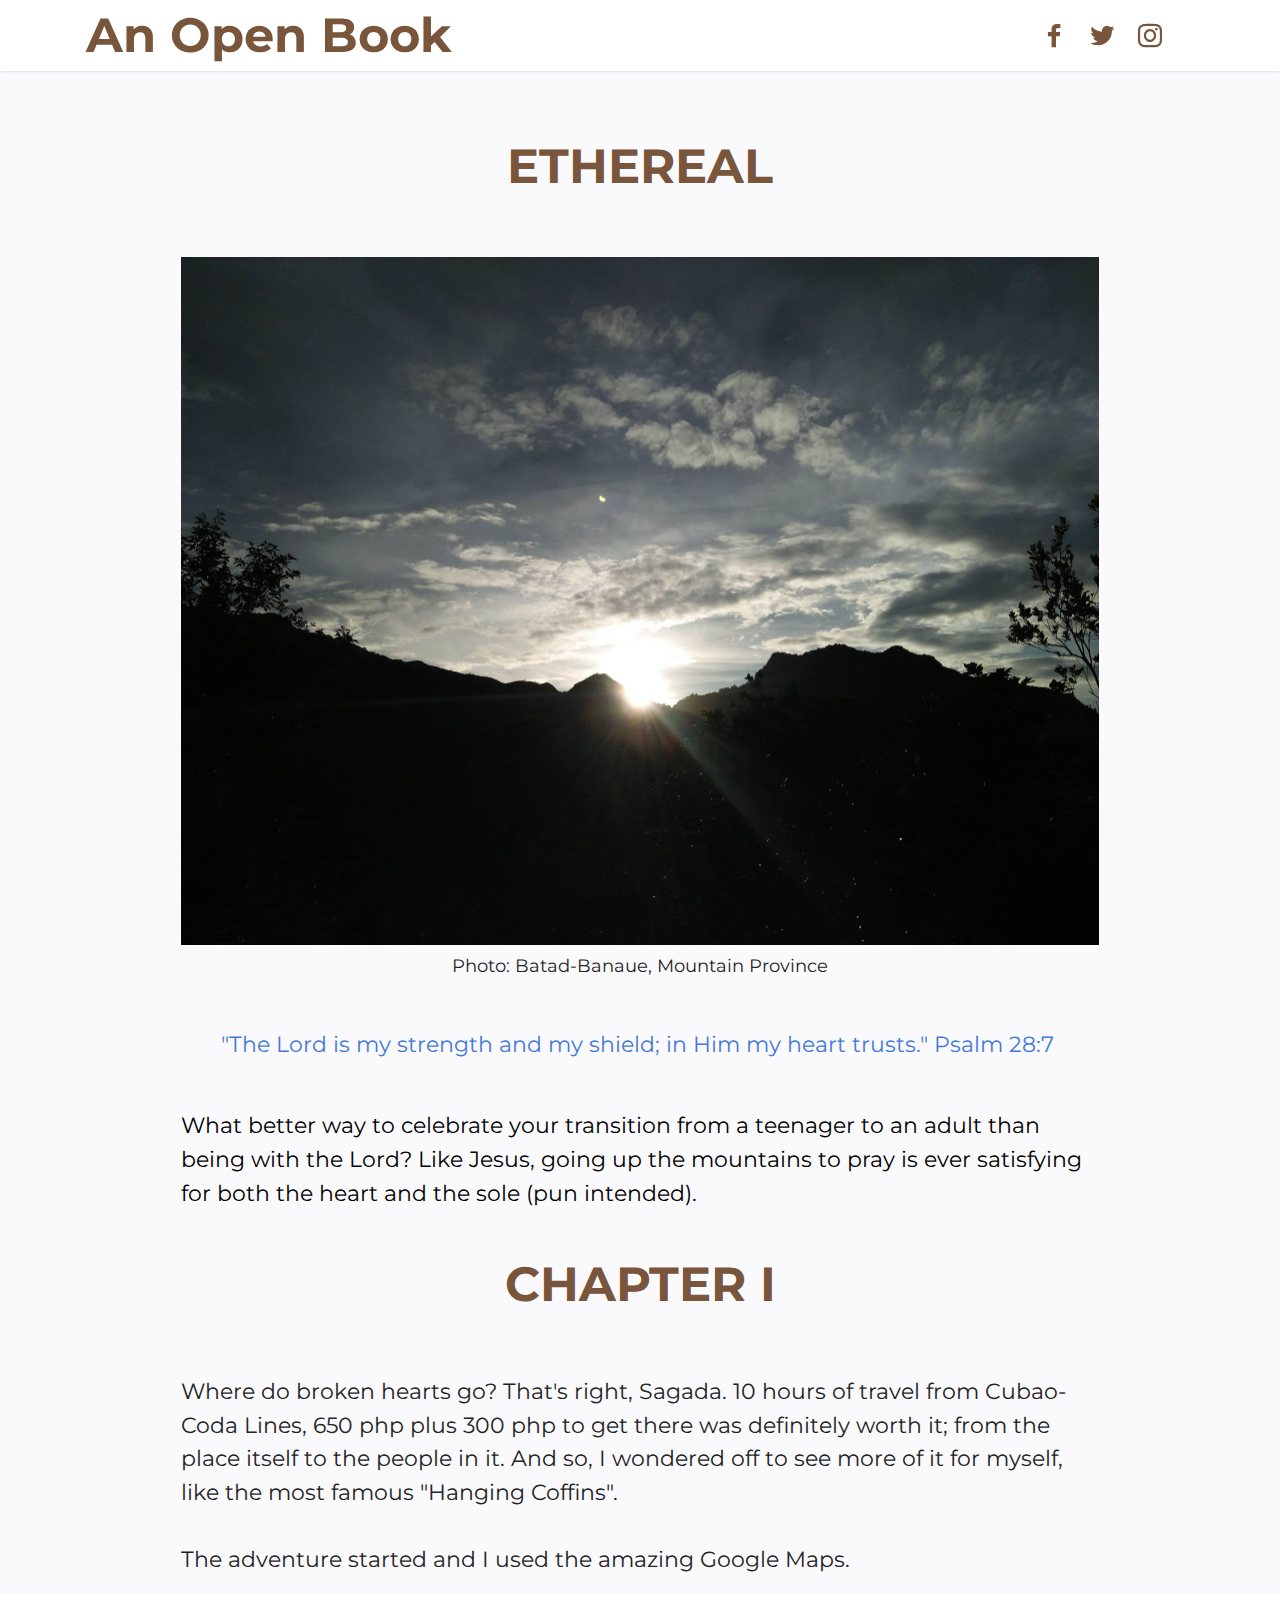
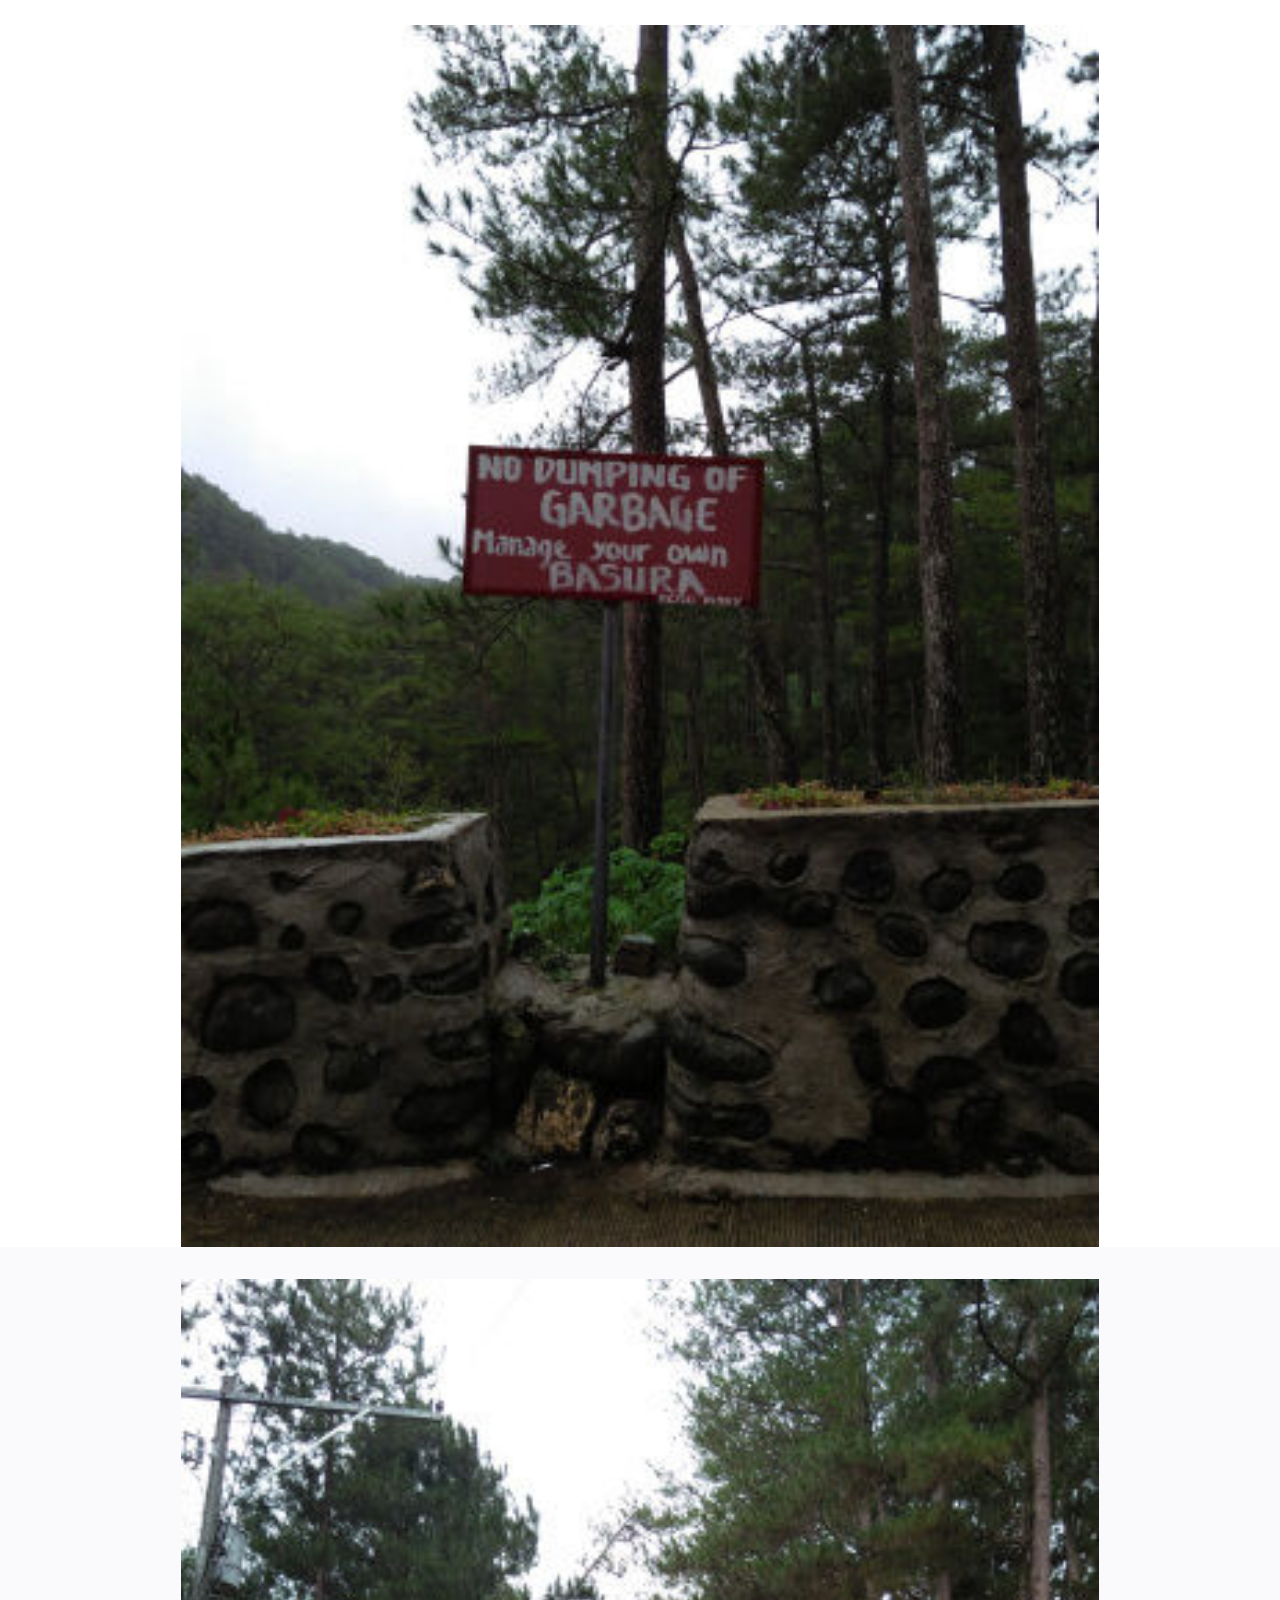
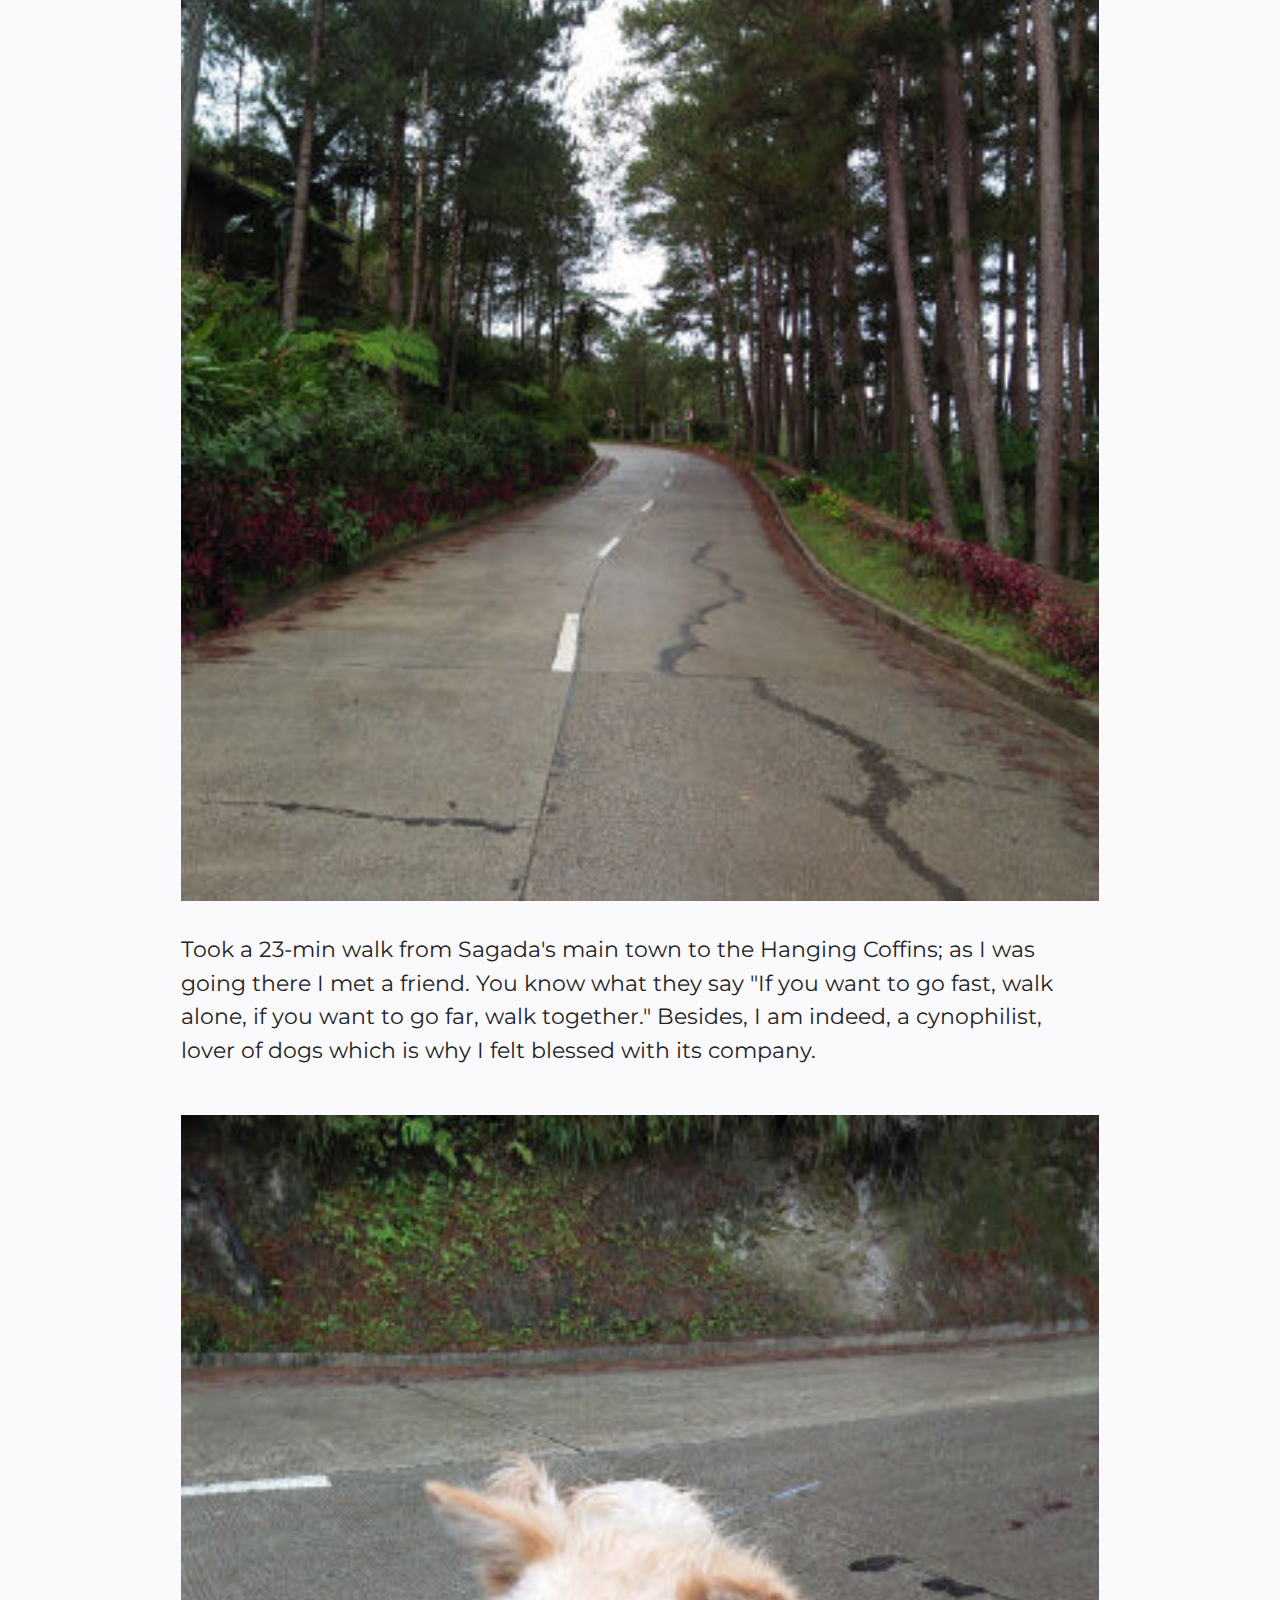
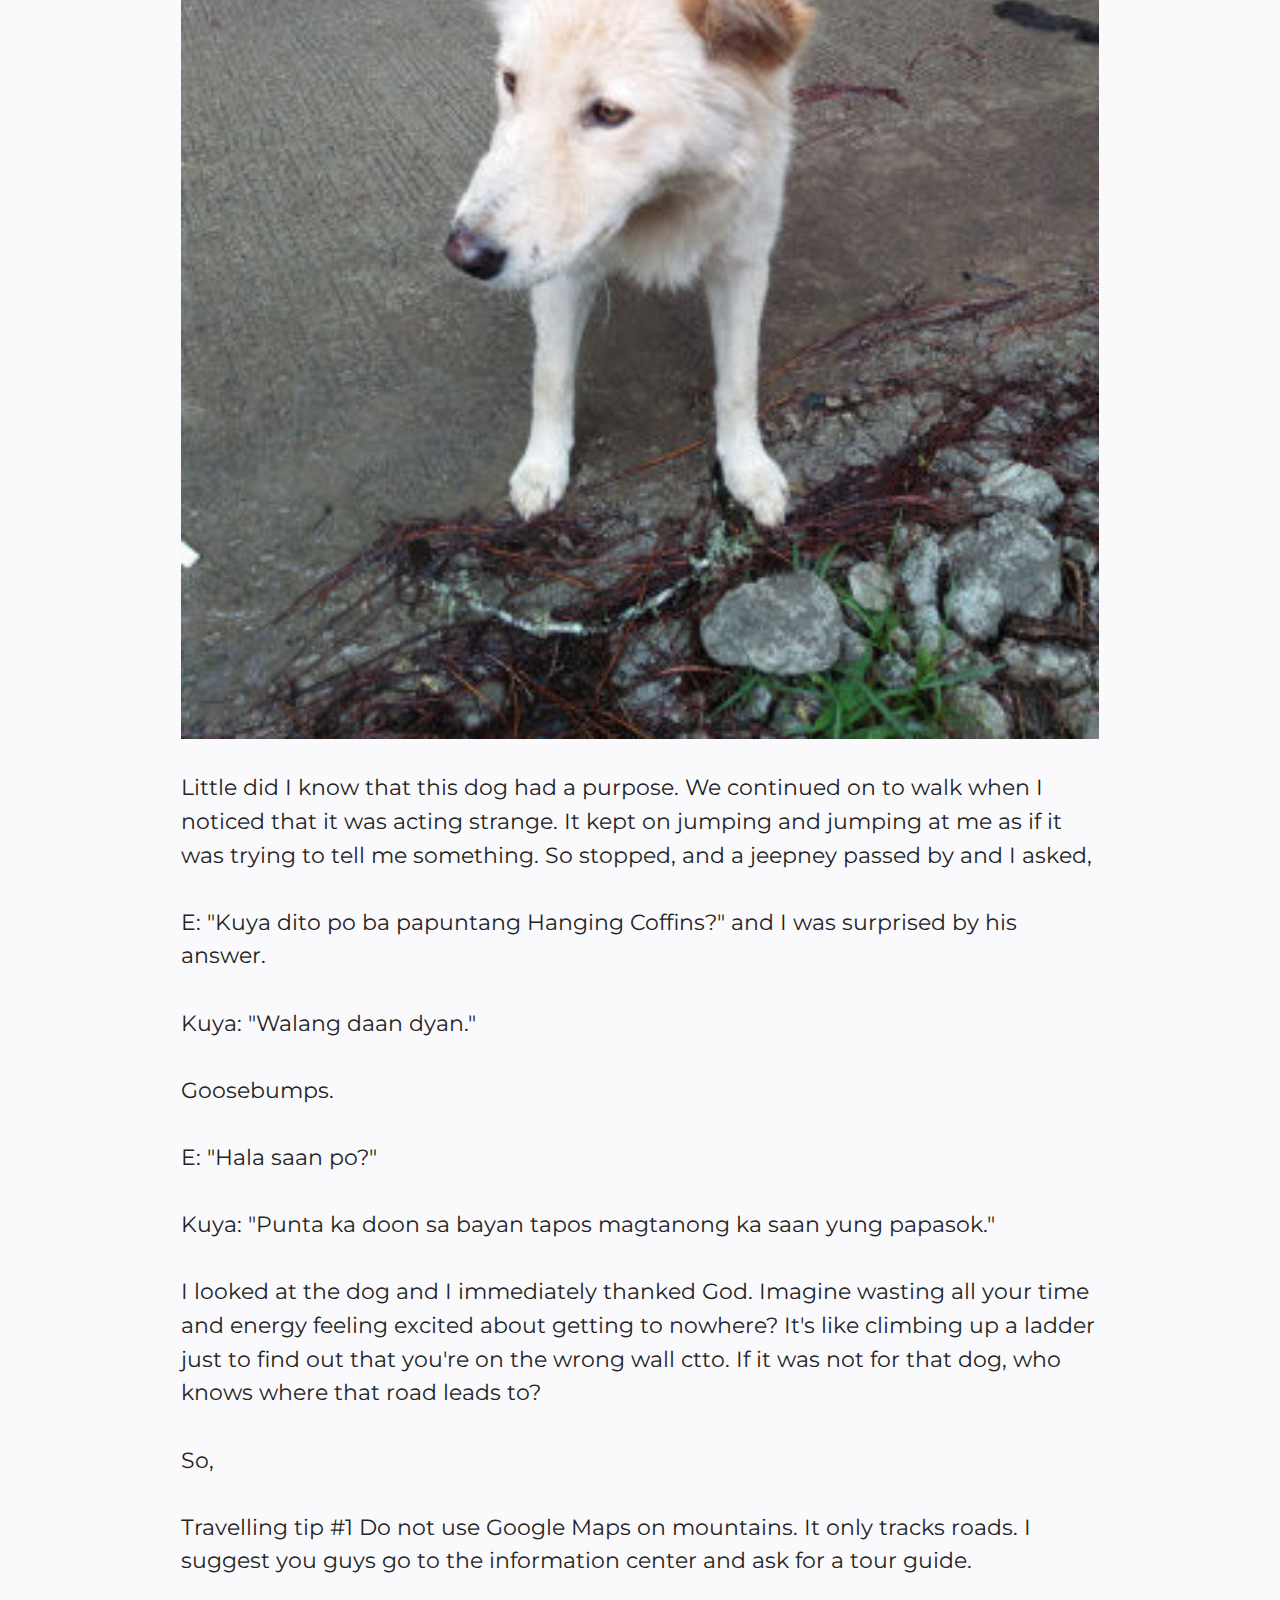
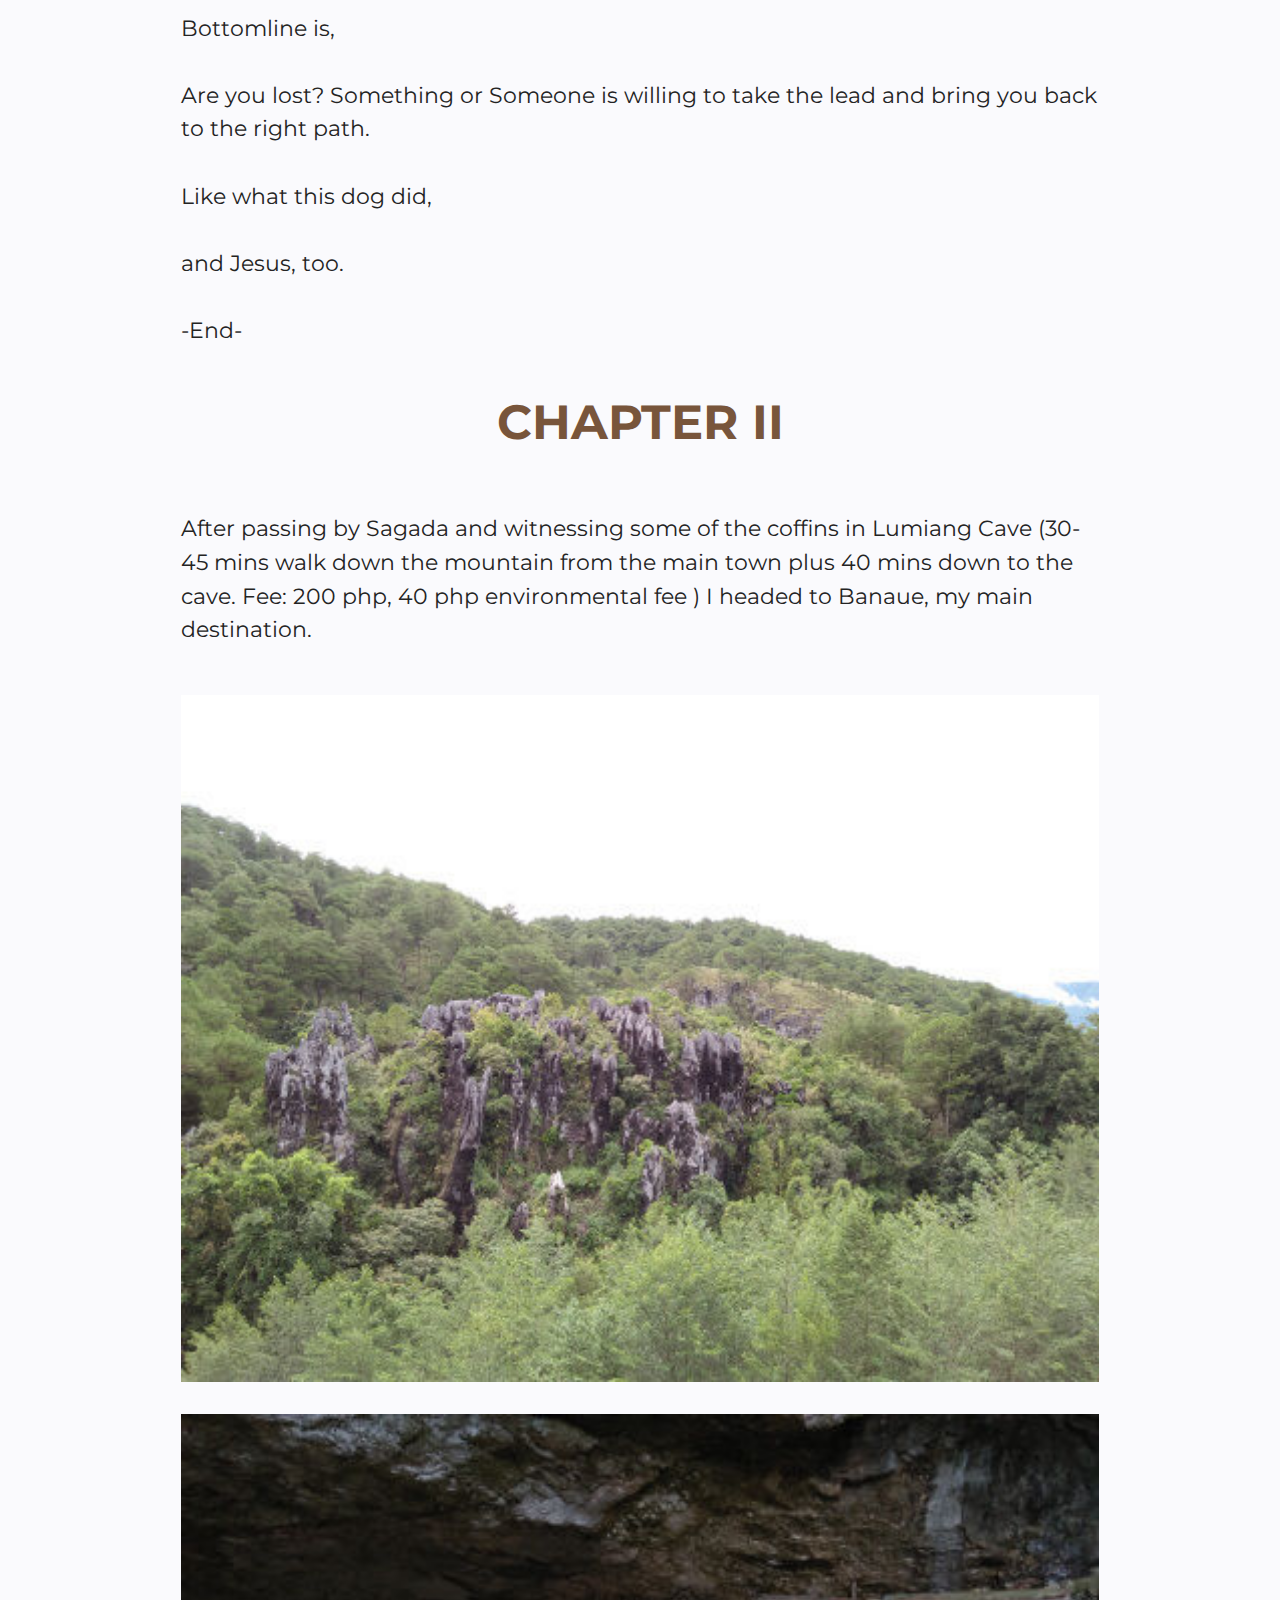
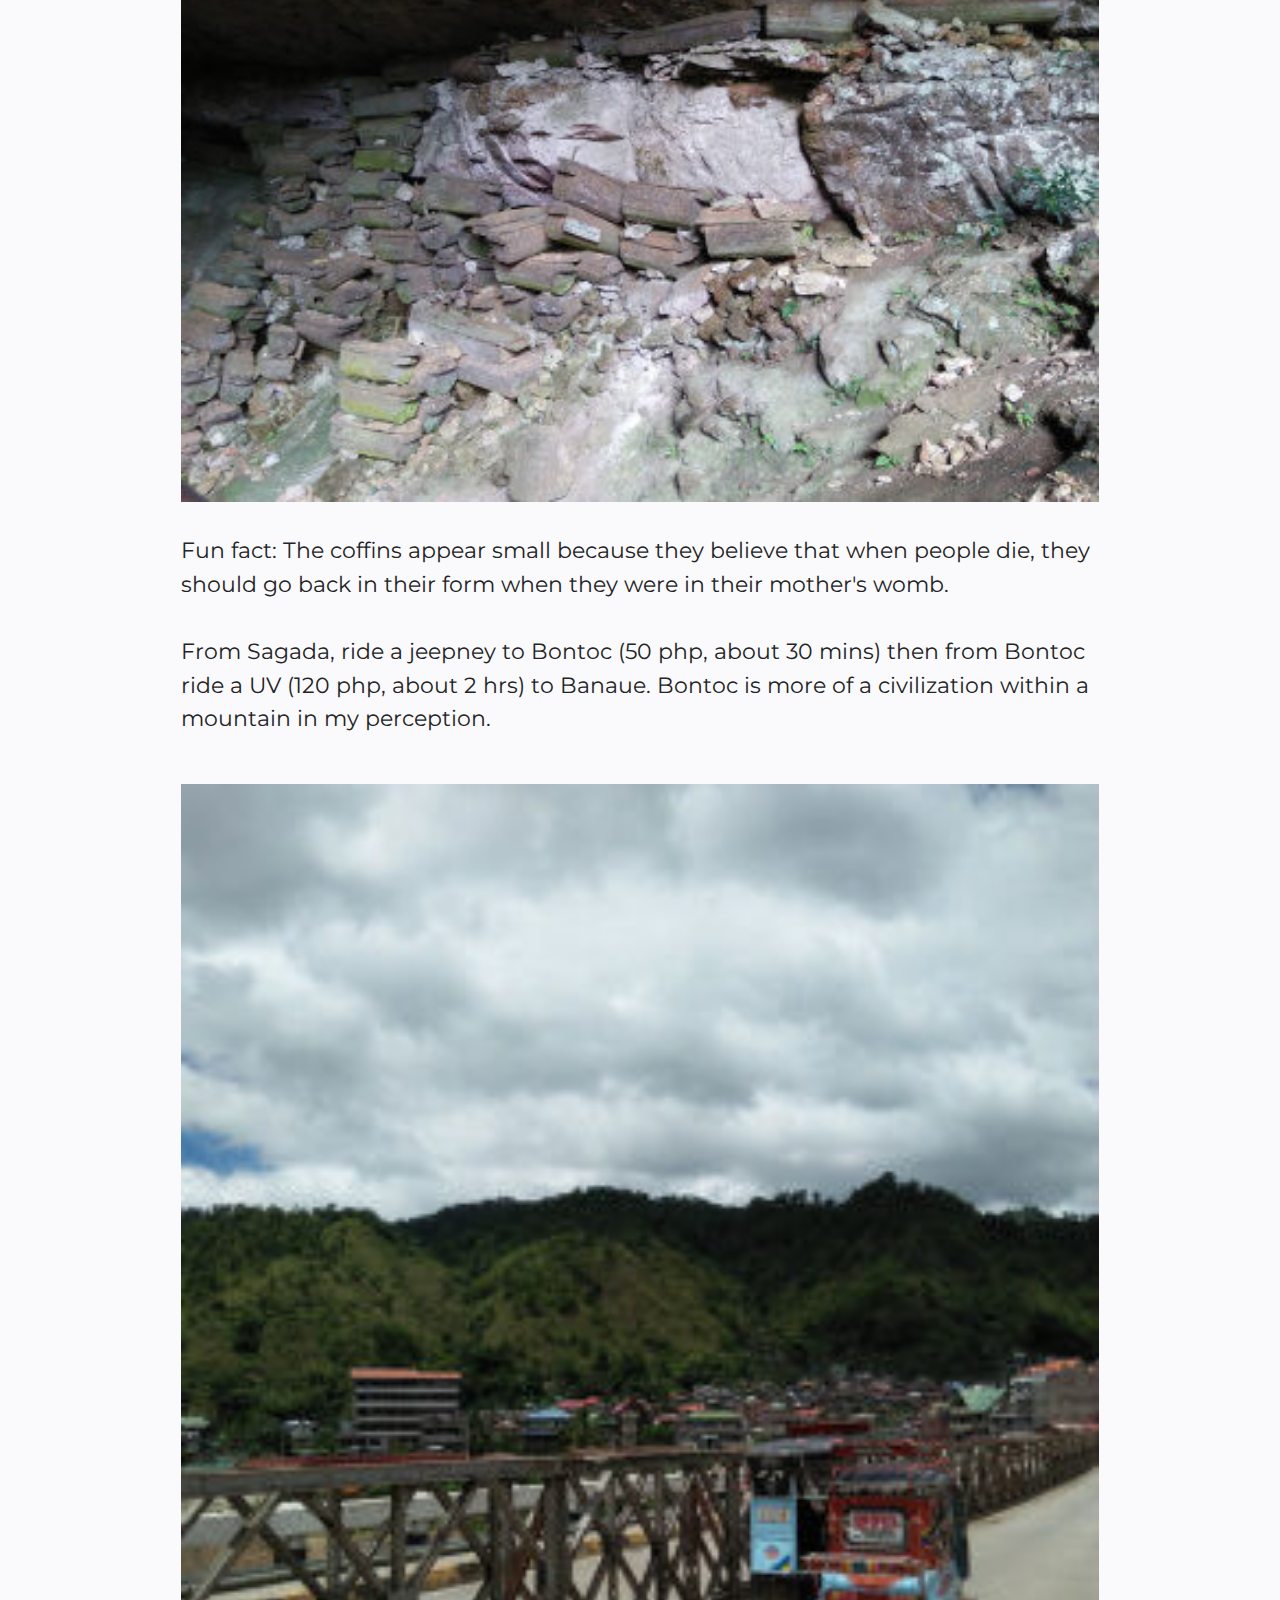
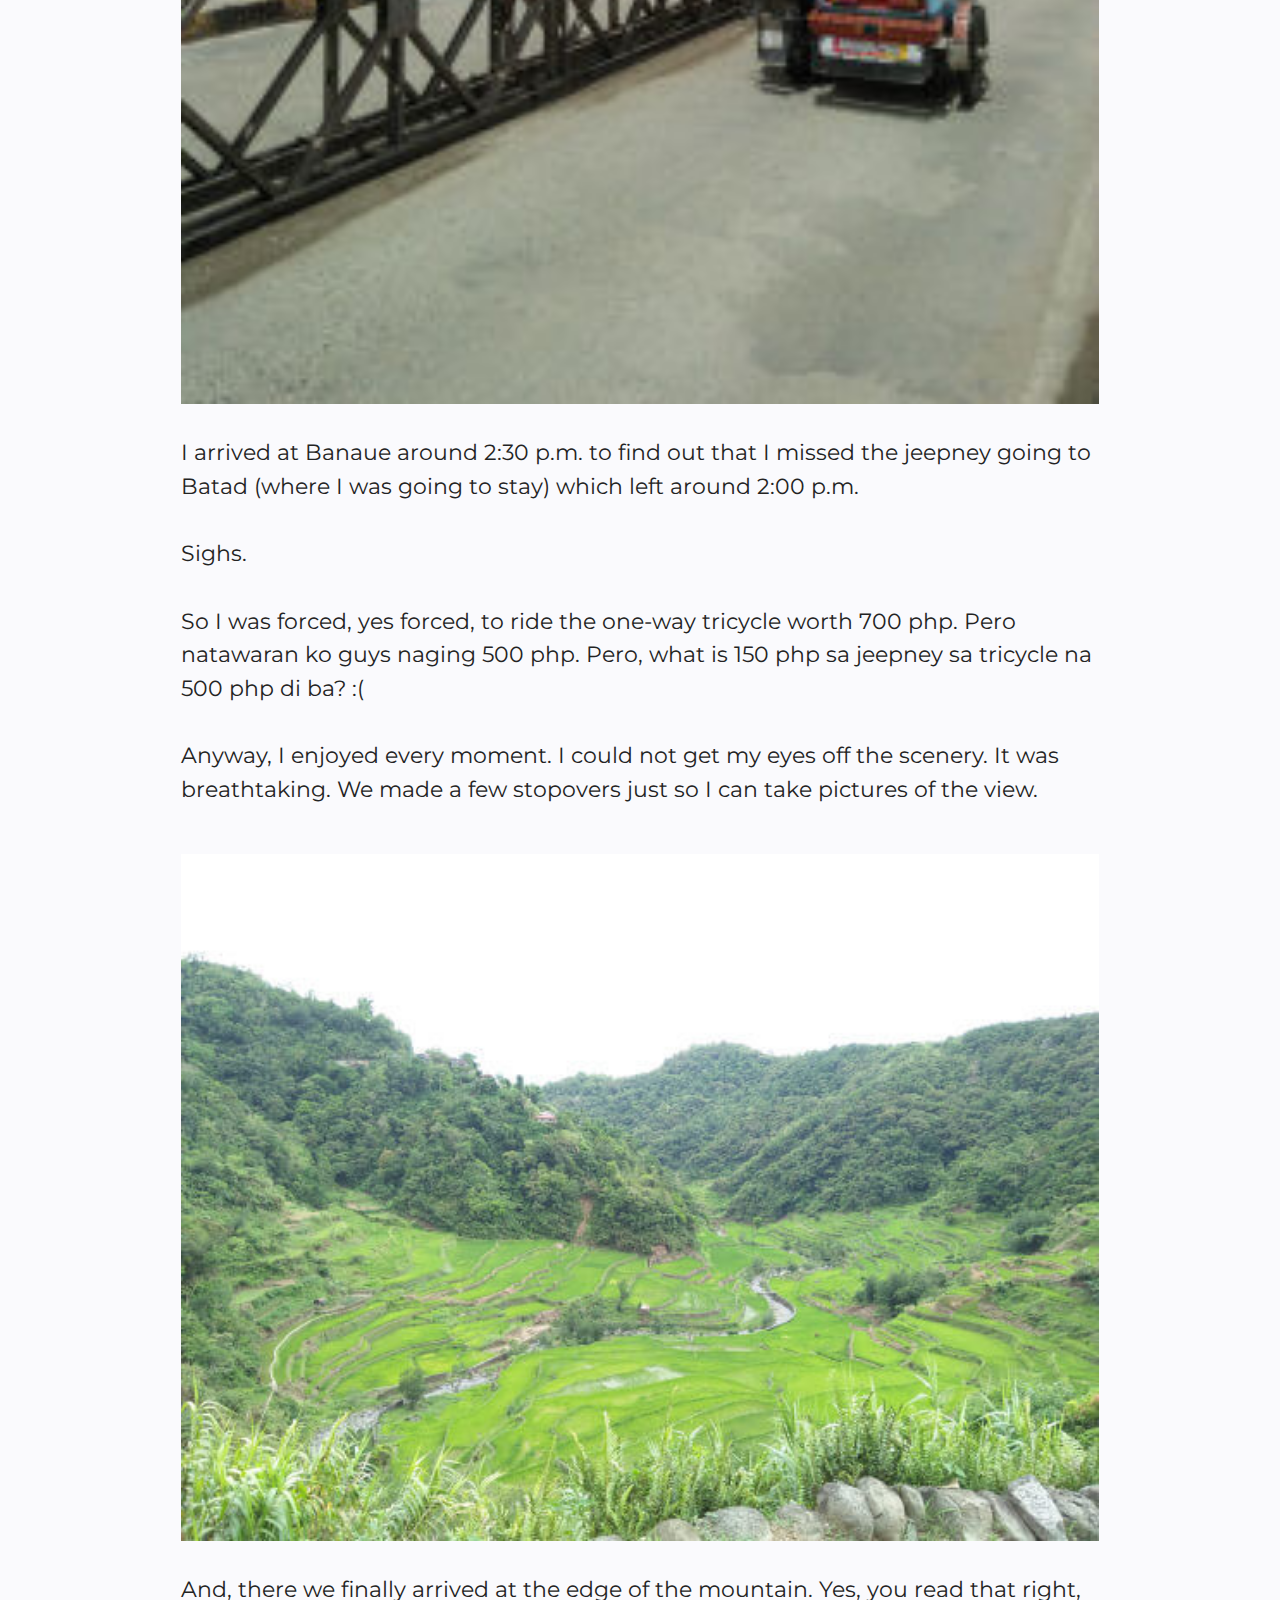
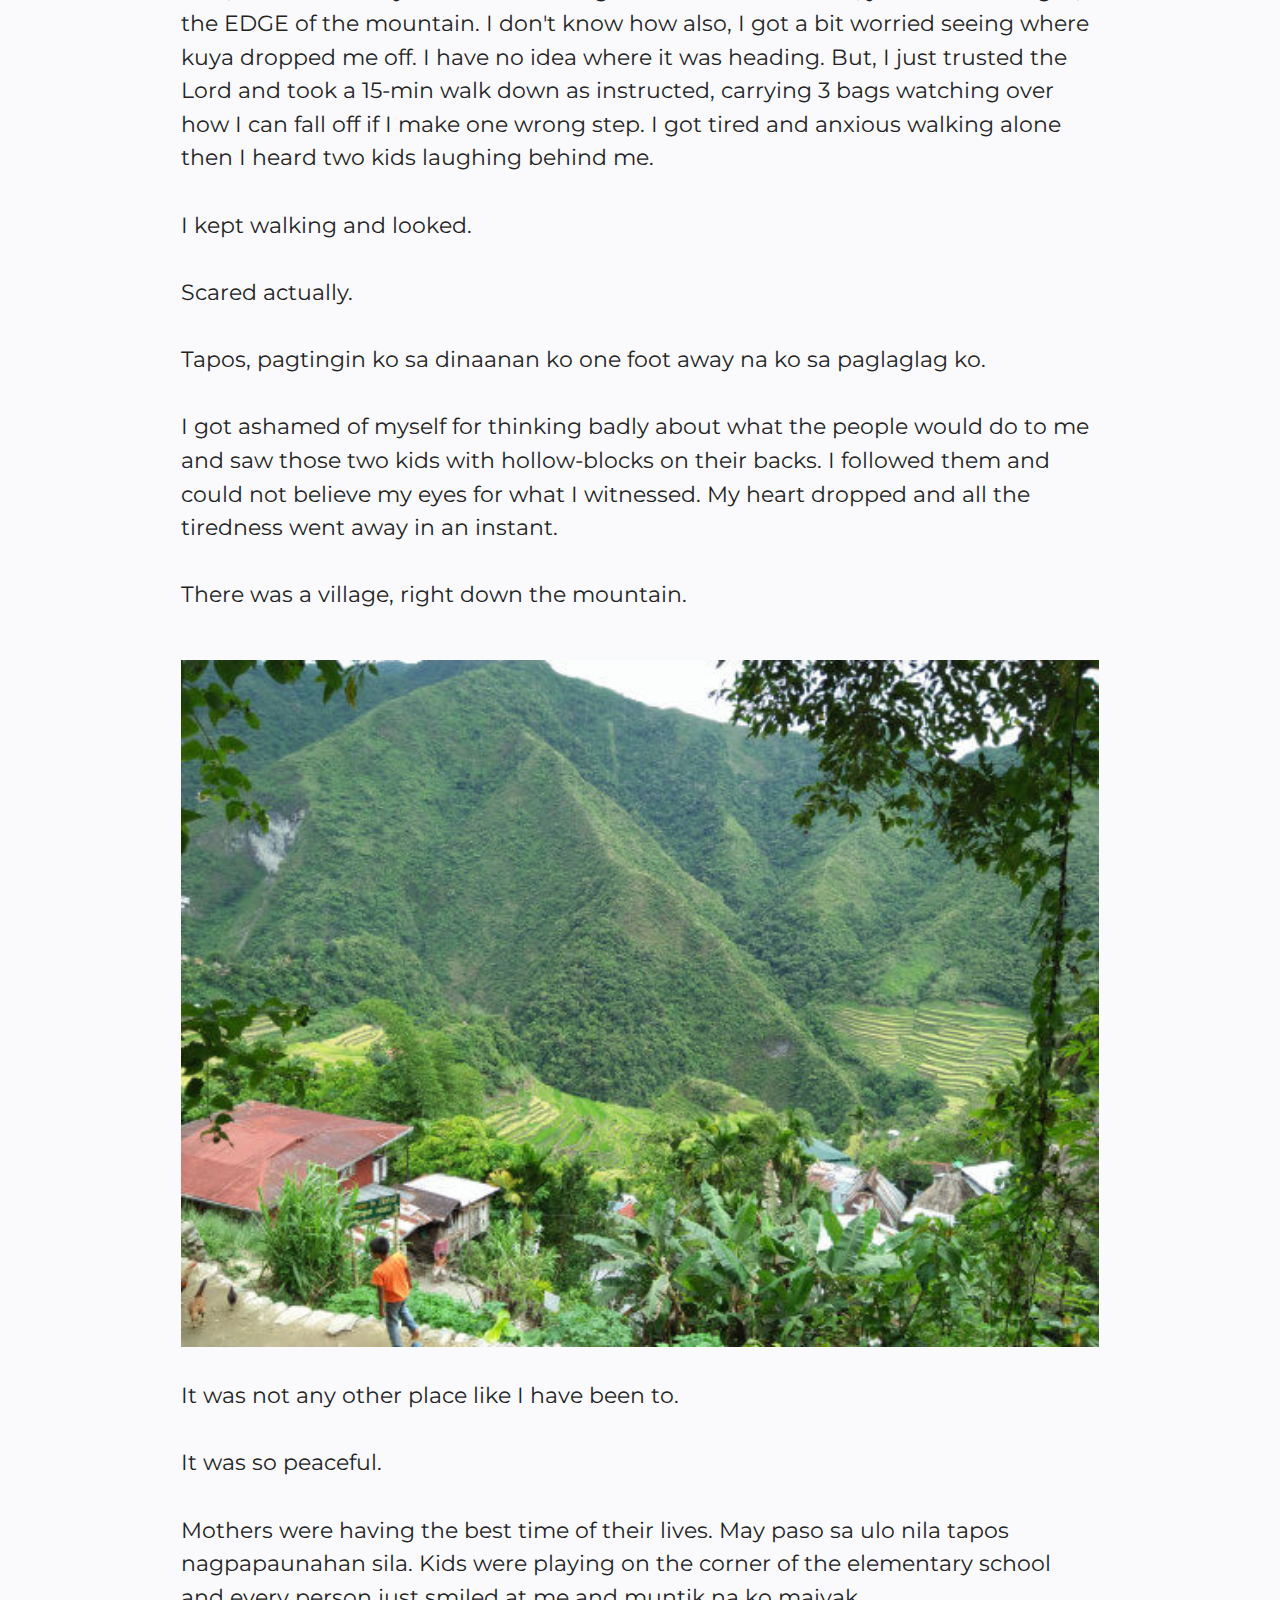
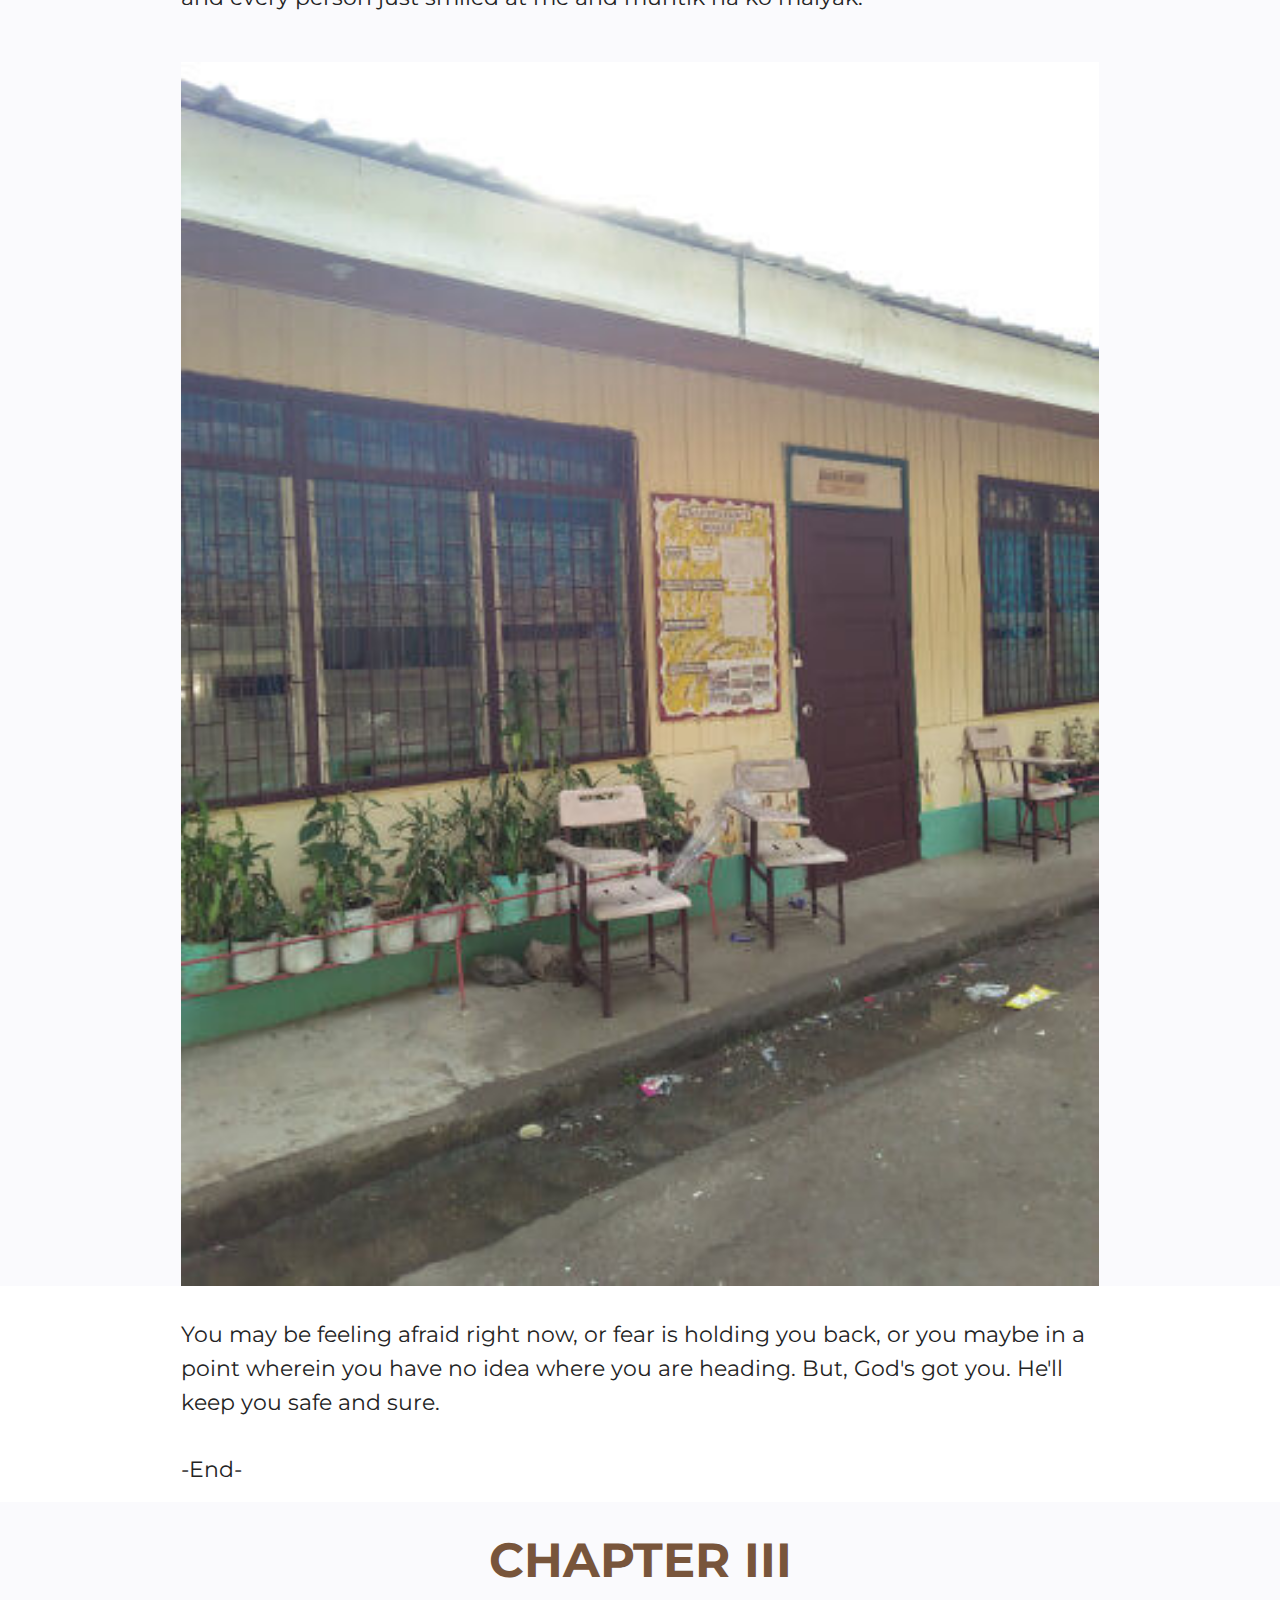
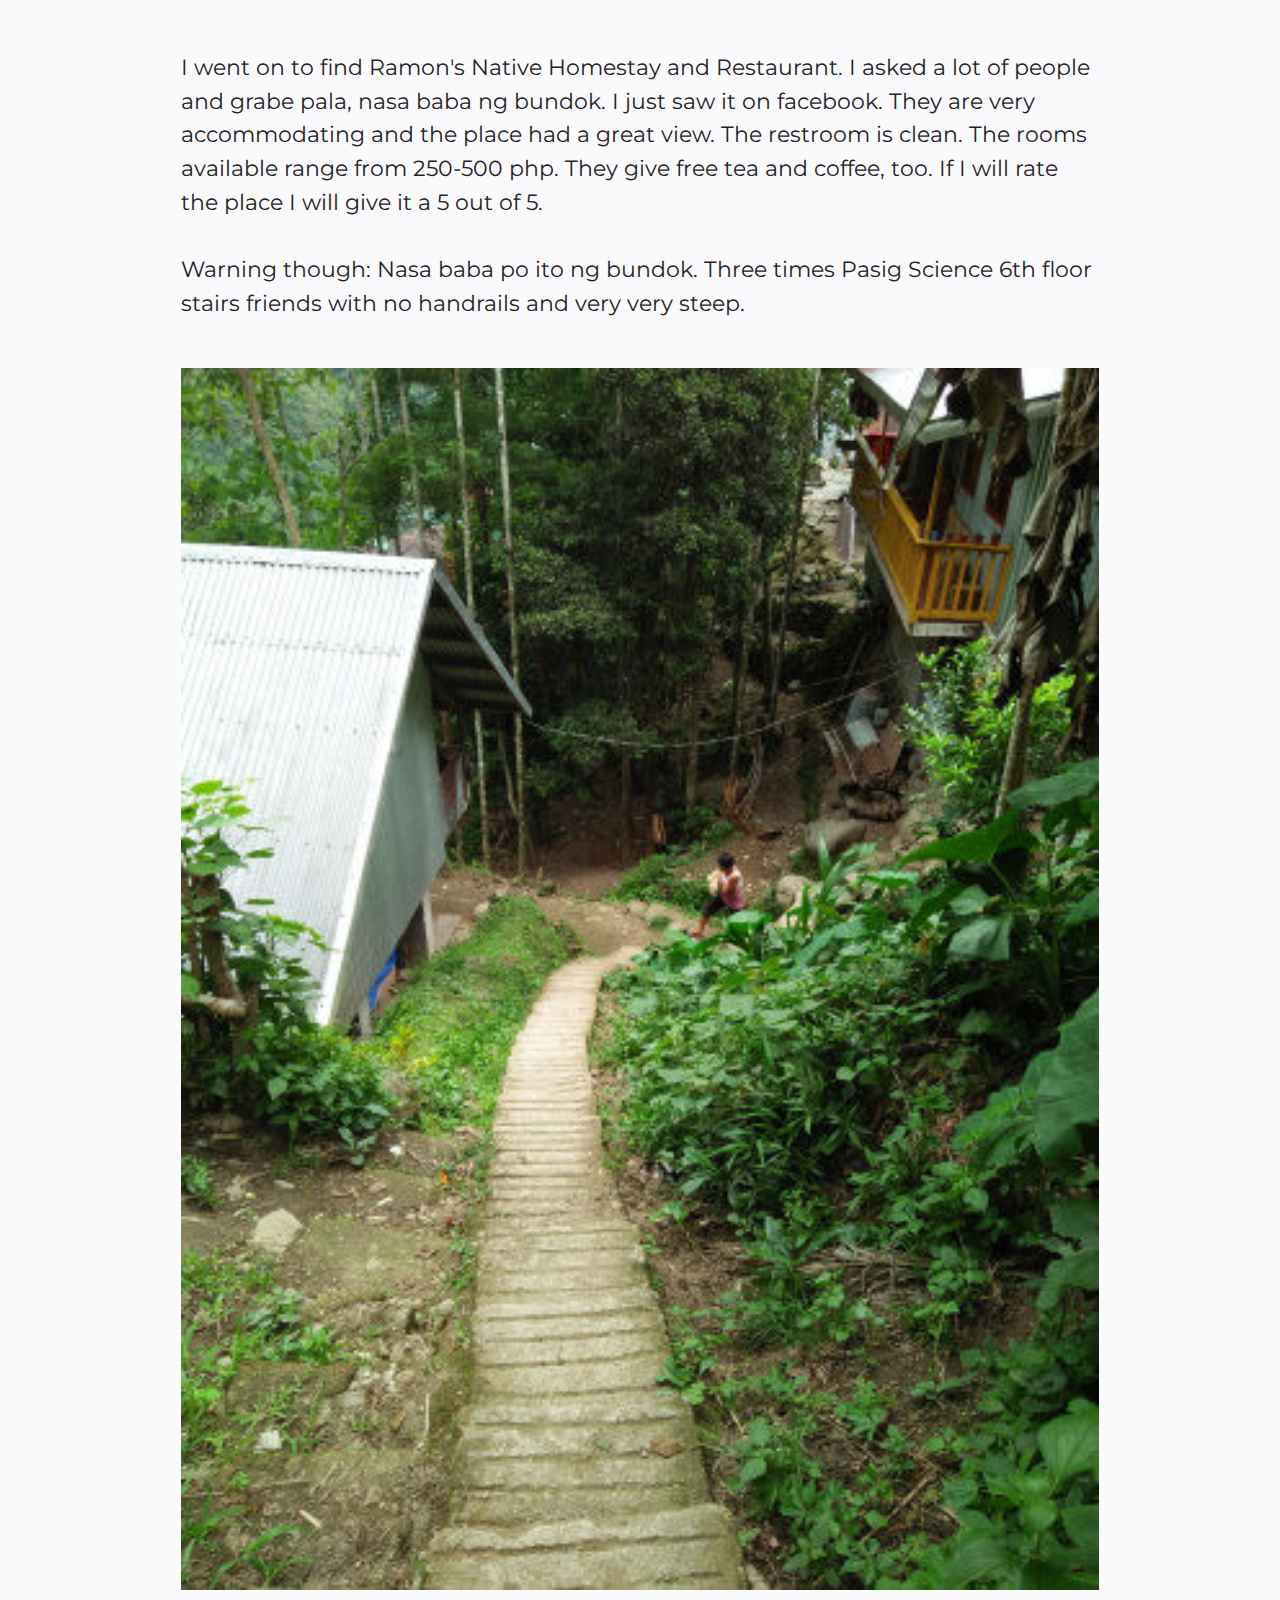
<file: page10.html>
<!DOCTYPE html>
<html  >
<head>
  
  <meta charset="UTF-8">
  <meta http-equiv="X-UA-Compatible" content="IE=edge">
  <meta name="generator" content="Mobirise v5.1.4, mobirise.com">
  <meta name="viewport" content="width=device-width, initial-scale=1, minimum-scale=1">
  <link rel="shortcut icon" href="assets/images/circle-cropped-1-128x128-1.png" type="image/x-icon">
  <meta name="description" content="">
  
  
  <title>ETHERAL</title>
  <link rel="stylesheet" href="assets/tether/tether.min.css">
  <link rel="stylesheet" href="assets/bootstrap/css/bootstrap.min.css">
  <link rel="stylesheet" href="assets/bootstrap/css/bootstrap-grid.min.css">
  <link rel="stylesheet" href="assets/bootstrap/css/bootstrap-reboot.min.css">
  <link rel="stylesheet" href="assets/dropdown/css/style.css">
  <link rel="stylesheet" href="assets/socicon/css/styles.css">
  <link rel="stylesheet" href="assets/theme/css/style.css">
  <link rel="preload" as="style" href="assets/mobirise/css/mbr-additional.css"><link rel="stylesheet" href="assets/mobirise/css/mbr-additional.css" type="text/css">
  
  
  
  
</head>
<body>
  
  <section class="menu menu3 cid-sc4ndcMfeV" once="menu" id="menu3-a9">
    
    <nav class="navbar navbar-dropdown navbar-fixed-top navbar-expand-lg">
        <div class="container">
            <div class="navbar-brand">
                
                <span class="navbar-caption-wrap"><a class="navbar-caption text-primary display-2" href="index.html#header3-4">An Open Book</a></span>
            </div>
            <button class="navbar-toggler" type="button" data-toggle="collapse" data-target="#navbarSupportedContent" aria-controls="navbarNavAltMarkup" aria-expanded="false" aria-label="Toggle navigation">
                <div class="hamburger">
                    <span></span>
                    <span></span>
                    <span></span>
                    <span></span>
                </div>
            </button>
            <div class="collapse navbar-collapse" id="navbarSupportedContent">
                
                <div class="icons-menu">
                    <a class="iconfont-wrapper" href="page5.html" target="_blank">
                        <span class="p-2 mbr-iconfont socicon-facebook socicon"></span>
                    </a>
                    <a class="iconfont-wrapper" href="page5.html#header3-12" target="_blank">
                        <span class="p-2 mbr-iconfont socicon-twitter socicon"></span>
                    </a>
                    <a class="iconfont-wrapper" href="page5.html#header3-12" target="_blank">
                        <span class="p-2 mbr-iconfont socicon-instagram socicon"></span>
                    </a>
                    
                </div>
                
            </div>
        </div>
    </nav>
</section>

<section class="content4 cid-sdAZS3VjKD" id="content4-ab">
    
    
    <div class="container">
        <div class="row justify-content-center">
            <div class="title col-md-12 col-lg-10">
                <h3 class="mbr-section-title mbr-fonts-style align-center mb-4 display-2"><strong>ETHEREAL</strong></h3>
                
                
            </div>
        </div>
    </div>
</section>

<section class="image3 cid-sdAZUVphxu" id="image3-ac">
    

    

    <div class="container">
        <div class="row justify-content-center">
            <div class="col-12 col-lg-10">
                <div class="image-wrapper">
                    <img src="assets/images/eth-1836x1377.jpg" alt="">
                    <p class="mbr-description mbr-fonts-style mt-2 align-center display-4">
                        Photo: Batad-Banaue, Mountain Province</p>
                </div>
            </div>
        </div>
    </div>
</section>

<section class="content5 cid-sdDTceVZWd" id="content5-ae">
    
    <div class="container">
        <div class="row justify-content-center">
            <div class="col-md-12 col-lg-10">
                
                
                <p class="mbr-text mbr-fonts-style display-7">
                    "The Lord is my strength and my shield; in Him my heart trusts." Psalm 28:7&nbsp;</p>
            </div>
        </div>
    </div>
</section>

<section class="content5 cid-sdAZWfgX88" id="content5-ad">
    
    <div class="container">
        <div class="row justify-content-center">
            <div class="col-md-12 col-lg-10">
                
                
                <p class="mbr-text mbr-fonts-style display-7">What better way to celebrate your transition from a teenager to an adult than being with the Lord? Like Jesus, going up the mountains to pray is ever satisfying for both the heart and the sole (pun intended).</p>
            </div>
        </div>
    </div>
</section>

<section class="content4 cid-sdDTl1SQPP" id="content4-af">
    
    
    <div class="container">
        <div class="row justify-content-center">
            <div class="title col-md-12 col-lg-10">
                <h3 class="mbr-section-title mbr-fonts-style align-center mb-4 display-2"><strong>CHAPTER I</strong></h3>
                
                
            </div>
        </div>
    </div>
</section>

<section class="content5 cid-sdDToOVXOz" id="content5-ag">
    
    <div class="container">
        <div class="row justify-content-center">
            <div class="col-md-12 col-lg-10">
                
                
                <p class="mbr-text mbr-fonts-style display-7">Where do broken hearts go? That's right, Sagada. 10 hours of travel from Cubao-Coda Lines, 650 php plus 300 php to get there was definitely worth it; from the place itself to the people in it.&nbsp;And so, I wondered off to see more of it for myself, like the most famous "Hanging Coffins".<br><br>The adventure started and I used the amazing Google Maps.</p>
            </div>
        </div>
    </div>
</section>

<section class="image3 cid-sdDTtkNDTz" id="image3-ah">
    

    

    <div class="container">
        <div class="row justify-content-center">
            <div class="col-12 col-lg-10">
                <div class="image-wrapper">
                    <img src="assets/images/eth1-332x442.jpg" alt="">
                    
                </div>
            </div>
        </div>
    </div>
</section>

<section class="image3 cid-sdDUeQkevK" id="image3-ai">
    

    

    <div class="container">
        <div class="row justify-content-center">
            <div class="col-12 col-lg-10">
                <div class="image-wrapper">
                    <img src="assets/images/eth2-332x442.jpg" alt="">
                    
                </div>
            </div>
        </div>
    </div>
</section>

<section class="content5 cid-sdDUl9m0cS" id="content5-aj">
    
    <div class="container">
        <div class="row justify-content-center">
            <div class="col-md-12 col-lg-10">
                
                
                <p class="mbr-text mbr-fonts-style display-7">Took a 23-min walk from Sagada's main town to the Hanging Coffins; as I was going there I met a friend. You know what they say "If you want to go fast, walk alone, if you want to go far, walk together." Besides,&nbsp;I am indeed, a cynophilist, lover of dogs which is why I felt blessed with its company.</p>
            </div>
        </div>
    </div>
</section>

<section class="image3 cid-sdDUoX6azt" id="image3-ak">
    

    

    <div class="container">
        <div class="row justify-content-center">
            <div class="col-12 col-lg-10">
                <div class="image-wrapper">
                    <img src="assets/images/eth3-336x448.jpg" alt="">
                    
                </div>
            </div>
        </div>
    </div>
</section>

<section class="content5 cid-sdDUuaZPCP" id="content5-al">
    
    <div class="container">
        <div class="row justify-content-center">
            <div class="col-md-12 col-lg-10">
                
                
                <p class="mbr-text mbr-fonts-style display-7">Little did I know that this dog had a purpose. We continued on to walk when I noticed that it was acting strange. It kept on jumping and jumping at me as if it was trying to tell me something. So stopped, and a jeepney passed by and I asked,<br><br>E: "Kuya dito po ba papuntang Hanging Coffins?" and I was surprised by his answer.<br><br>Kuya: "Walang daan dyan."<br><br>Goosebumps.<br><br>E: "Hala saan po?"<br><br>Kuya: "Punta ka doon sa bayan tapos magtanong ka saan yung papasok."<br><br>I looked at the dog and I immediately thanked God. Imagine wasting all your time and energy feeling excited about getting to nowhere?&nbsp;It's like climbing up a ladder just to find out that you're on the wrong wall ctto. If it was not for that dog, who knows where that road leads to?<br><br>So,<br><br>Travelling tip #1 Do not use&nbsp;Google Maps on mountains. It only tracks roads. I suggest you guys go to the information center and ask for a tour guide.<br><br>Bottomline is,<br><br>Are you lost? Something or Someone is willing to take the lead and bring you back to the right path.<br><br>Like what this dog did,<br><br>and Jesus, too.<br><br>-End-</p>
            </div>
        </div>
    </div>
</section>

<section class="content4 cid-sdDUELOZ3R" id="content4-am">
    
    
    <div class="container">
        <div class="row justify-content-center">
            <div class="title col-md-12 col-lg-10">
                <h3 class="mbr-section-title mbr-fonts-style align-center mb-4 display-2"><strong>CHAPTER II</strong></h3>
                
                
            </div>
        </div>
    </div>
</section>

<section class="content5 cid-sdDUFGTEJd" id="content5-an">
    
    <div class="container">
        <div class="row justify-content-center">
            <div class="col-md-12 col-lg-10">
                
                
                <p class="mbr-text mbr-fonts-style display-7">After passing by Sagada and witnessing some of the coffins in Lumiang Cave (30-45 mins walk down the mountain from the main town plus 40 mins down to the cave. Fee: 200 php, 40 php environmental fee ) I headed to Banaue, my main destination.</p>
            </div>
        </div>
    </div>
</section>

<section class="image3 cid-sdDULvJ2PM" id="image3-ap">
    

    

    <div class="container">
        <div class="row justify-content-center">
            <div class="col-12 col-lg-10">
                <div class="image-wrapper">
                    <img src="assets/images/eth4-457x342.jpg" alt="">
                    
                </div>
            </div>
        </div>
    </div>
</section>

<section class="image3 cid-sdDV7Z4j7G" id="image3-aq">
    

    

    <div class="container">
        <div class="row justify-content-center">
            <div class="col-12 col-lg-10">
                <div class="image-wrapper">
                    <img src="assets/images/eth5-420x315.jpg" alt="">
                    
                </div>
            </div>
        </div>
    </div>
</section>

<section class="content5 cid-sdDVdGAM02" id="content5-ar">
    
    <div class="container">
        <div class="row justify-content-center">
            <div class="col-md-12 col-lg-10">
                
                
                <p class="mbr-text mbr-fonts-style display-7">Fun fact:&nbsp;The coffins appear small because they believe that when people die, they should go back in their form when they were in their mother's womb.<br><br>From Sagada, ride a jeepney to Bontoc (50 php, about 30 mins) then from Bontoc ride a UV (120 php, about 2 hrs) to Banaue. Bontoc is more of a civilization within a mountain in my perception.<br></p>
            </div>
        </div>
    </div>
</section>

<section class="image3 cid-sdDViiYDKZ" id="image3-as">
    

    

    <div class="container">
        <div class="row justify-content-center">
            <div class="col-12 col-lg-10">
                <div class="image-wrapper">
                    <img src="assets/images/eth6-258x343.jpg" alt="">
                    
                </div>
            </div>
        </div>
    </div>
</section>

<section class="content5 cid-sdDVJkqTc2" id="content5-at">
    
    <div class="container">
        <div class="row justify-content-center">
            <div class="col-md-12 col-lg-10">
                
                
                <p class="mbr-text mbr-fonts-style display-7">I arrived at Banaue around 2:30 p.m. to find out that I missed the jeepney going to Batad (where I was going to stay) which left around 2:00 p.m.<br><br>Sighs.<br><br>So I was forced, yes forced, to ride the one-way tricycle worth 700 php. Pero natawaran ko guys naging 500 php. Pero, what is 150 php sa jeepney sa tricycle na 500 php di ba? :(<br><br>Anyway, I enjoyed every moment. I could not get my eyes off the scenery. It was breathtaking. We made a few stopovers just so I can take pictures of the view.</p>
            </div>
        </div>
    </div>
</section>

<section class="image3 cid-sdDVLOMfoZ" id="image3-au">
    

    

    <div class="container">
        <div class="row justify-content-center">
            <div class="col-12 col-lg-10">
                <div class="image-wrapper">
                    <img src="assets/images/eth7-533x399.jpg" alt="">
                    
                </div>
            </div>
        </div>
    </div>
</section>

<section class="content5 cid-sdDVU0dGx5" id="content5-av">
    
    <div class="container">
        <div class="row justify-content-center">
            <div class="col-md-12 col-lg-10">
                
                
                <p class="mbr-text mbr-fonts-style display-7">And, there we finally arrived at the edge of the mountain. Yes, you read that right, the EDGE of the mountain. I don't know how also, I got a bit worried seeing where kuya dropped me off. I have no idea where it was heading. But, I just trusted the Lord and took a 15-min walk down as instructed, carrying 3 bags watching over how I can fall off if I make one wrong step. I got tired and anxious walking alone then I heard two kids laughing behind me.<br><br>I kept walking and looked.<br><br>Scared actually.&nbsp;<br><br>Tapos, pagtingin ko sa dinaanan ko one foot away na ko sa paglaglag ko.<br><br>I got ashamed of myself for thinking badly about what the people would do to me and saw those two kids with hollow-blocks on their backs. I followed them and could not believe my eyes for what I witnessed. My heart dropped and all the tiredness went away in an instant.<br><br>There was a village, right down the mountain.</p>
            </div>
        </div>
    </div>
</section>

<section class="image3 cid-sdDVWeYKSa" id="image3-aw">
    

    

    <div class="container">
        <div class="row justify-content-center">
            <div class="col-12 col-lg-10">
                <div class="image-wrapper">
                    <img src="assets/images/eth8-533x399.jpg" alt="">
                    
                </div>
            </div>
        </div>
    </div>
</section>

<section class="content5 cid-sdDWgQotSa" id="content5-ax">
    
    <div class="container">
        <div class="row justify-content-center">
            <div class="col-md-12 col-lg-10">
                
                
                <p class="mbr-text mbr-fonts-style display-7">It was not any other place like I have been to.<br><br>It was so peaceful.<br><br>Mothers were having the best time of their lives. May paso sa ulo nila tapos nagpapaunahan sila. Kids were playing on the corner of the elementary school and every person just smiled at me and muntik na ko maiyak.</p>
            </div>
        </div>
    </div>
</section>

<section class="image3 cid-sdDWjhVtQA" id="image3-ay">
    

    

    <div class="container">
        <div class="row justify-content-center">
            <div class="col-12 col-lg-10">
                <div class="image-wrapper">
                    <img src="assets/images/eth9-387x516.jpg" alt="">
                    
                </div>
            </div>
        </div>
    </div>
</section>

<section class="content5 cid-sdDWpjIlLX" id="content5-az">
    
    <div class="container">
        <div class="row justify-content-center">
            <div class="col-md-12 col-lg-10">
                
                
                <p class="mbr-text mbr-fonts-style display-7">You may be feeling afraid right now, or fear is holding you back, or you maybe in a point wherein you have no idea where you are heading. But, God's got you. He'll keep you safe and sure.<br><br>-End-</p>
            </div>
        </div>
    </div>
</section>

<section class="content4 cid-sdDWsTM9OZ" id="content4-b0">
    
    
    <div class="container">
        <div class="row justify-content-center">
            <div class="title col-md-12 col-lg-10">
                <h3 class="mbr-section-title mbr-fonts-style align-center mb-4 display-2"><strong>CHAPTER III</strong></h3>
                
                
            </div>
        </div>
    </div>
</section>

<section class="content5 cid-sdDWwrNZ6z" id="content5-b1">
    
    <div class="container">
        <div class="row justify-content-center">
            <div class="col-md-12 col-lg-10">
                
                
                <p class="mbr-text mbr-fonts-style display-7">I went on to find Ramon's Native Homestay and Restaurant. I asked a lot of people and grabe pala, nasa baba ng bundok. I just saw it on facebook. They are very accommodating and the place had a great view. The restroom is clean. The rooms available range from 250-500 php. They give free tea and coffee, too. If I will rate the place I will give it a 5 out of 5.<br><br>Warning though: Nasa baba po ito ng bundok. Three times Pasig Science 6th floor stairs friends with no handrails and very very steep.</p>
            </div>
        </div>
    </div>
</section>

<section class="image3 cid-sdDWAbLKBK" id="image3-b2">
    

    

    <div class="container">
        <div class="row justify-content-center">
            <div class="col-12 col-lg-10">
                <div class="image-wrapper">
                    <img src="assets/images/eth10-356x474.jpg" alt="">
                    
                </div>
            </div>
        </div>
    </div>
</section>

<section class="image3 cid-sdDXmGNi0m" id="image3-b3">
    

    

    <div class="container">
        <div class="row justify-content-center">
            <div class="col-12 col-lg-10">
                <div class="image-wrapper">
                    <img src="assets/images/eth11-353x470.jpg" alt="">
                    
                </div>
            </div>
        </div>
    </div>
</section>

<section class="content5 cid-sdDXqDyqhR" id="content5-b4">
    
    <div class="container">
        <div class="row justify-content-center">
            <div class="col-md-12 col-lg-10">
                
                
                <p class="mbr-text mbr-fonts-style display-7">Hingal na hingal ako pagbaba honestly. But when I got there, I never wanted to go back up anymore, literally and figuratively.</p>
            </div>
        </div>
    </div>
</section>

<section class="image3 cid-sdDXrWO0Og" id="image3-b5">
    

    

    <div class="container">
        <div class="row justify-content-center">
            <div class="col-12 col-lg-10">
                <div class="image-wrapper">
                    <img src="assets/images/eth12-1836x1377.jpg" alt="">
                    <p class="mbr-description mbr-fonts-style mt-2 align-center display-4">
                        Photo: Batad Rice Terraces, Ifugao, Mountain Province</p>
                </div>
            </div>
        </div>
    </div>
</section>

<section class="content5 cid-sdDXOqjbUb" id="content5-b6">
    
    <div class="container">
        <div class="row justify-content-center">
            <div class="col-md-12 col-lg-10">
                
                
                <p class="mbr-text mbr-fonts-style display-7">Guess who slept for more than 12 hours straight? From 4:30 p.m. to around 5:30 a.m. the next day. I wanted to see the sunrise so I immediately like rushed off to the mountains and went up.<br><br>I did not mention about eating.<br><br>That's because I did not. For some reason, nakalimutan kong di pa ko kumakain. I did not feel hungry din though.<br><br>After all the excitement, my sugar level dropped. My knees were trembling. I felt really dizzy. I was hungry and I was nearly on top so I continued going up. Until, my vision actually blacked-out. This was something I did not expect that would happen.<br><br>I laid here for quite some time,</p>
            </div>
        </div>
    </div>
</section>

<section class="image3 cid-sdDXQQE9xj" id="image3-b7">
    

    

    <div class="container">
        <div class="row justify-content-center">
            <div class="col-12 col-lg-10">
                <div class="image-wrapper">
                    <img src="assets/images/eth13-463x617.jpg" alt="">
                    <p class="mbr-description mbr-fonts-style mt-2 align-center display-4">
                        Photo: Taken an hour after</p>
                </div>
            </div>
        </div>
    </div>
</section>

<section class="content5 cid-sdDYweZ4uF" id="content5-b8">
    
    <div class="container">
        <div class="row justify-content-center">
            <div class="col-md-12 col-lg-10">
                
                
                <p class="mbr-text mbr-fonts-style display-7">My whole body was shaking. I was catching my breath and I had no one around me. It's funny how one small decision could put your life at stake. Please, don't forget to eat. Eat on time. Eat like your life depends on it. :(<br><br>I was devastated. I am stuck in a situation I did not know how to get out of at that very moment.<br><br>But, something happens when you look up.</p>
            </div>
        </div>
    </div>
</section>

<section class="image3 cid-sdDYzTXZQ0" id="image3-b9">
    

    

    <div class="container">
        <div class="row justify-content-center">
            <div class="col-12 col-lg-10">
                <div class="image-wrapper">
                    <img src="assets/images/eth14-1836x2448.jpg" alt="">
                    
                </div>
            </div>
        </div>
    </div>
</section>

<section class="image3 cid-sdDYBT1INW" id="image3-ba">
    

    

    <div class="container">
        <div class="row justify-content-center">
            <div class="col-12 col-lg-10">
                <div class="image-wrapper">
                    <img src="assets/images/eth15-949x717.jpg" alt="">
                    
                </div>
            </div>
        </div>
    </div>
</section>

<section class="content5 cid-sdDYK7NQGO" id="content5-bb">
    
    <div class="container">
        <div class="row justify-content-center">
            <div class="col-md-12 col-lg-10">
                
                
                <p class="mbr-text mbr-fonts-style display-7">Right where I was lying down, I saw "Samcy's Grocery" and oh my gosh food at last. Pero nasa taas nanaman ng bundok wala na ko energy finish na.<br><br>During my first few steps up, I shouted,<br><br>E: "Tao po?"<br><br>With my voice shaking yung tipong paiyak na guys, awang-awa ako sa sarili ko. All because hindi ako kumain. :(<br><br>Ate: "Ano po yon?"<br><br>E: "May kanin po kayo?" :'(<br><br>(Just imagine me sitting on the stairs, hinang hina na and my face facing down on my knees)<br><br>Ate: "Wala po, grocery po ito"<br><br>Pain in the heart.<br><br>But wait, there's more..<br><br>Ate: "Pero akyat na po kayo lutuan nalang po namin kayo"<br><br>God bless your kind soul ate talaga.&nbsp;<br><br>Siguro naawa sakin si ate, kase ako din awang-awa na ko sa sarili ko.<br><br>I went up with the remaining energy that I had and she cooked noddles for me. :( She like literally saved me from my wrong decision. There I met, kuya Marcus, Bruce and Marjorie too! They are kindest, most thoughtful and loving people I have ever met in my life. If it was not for them I do not know anymore? Iyak nalang ako.</p>
            </div>
        </div>
    </div>
</section>

<section class="image3 cid-sdDYP9C0Ch" id="image3-bc">
    

    

    <div class="container">
        <div class="row justify-content-center">
            <div class="col-12 col-lg-10">
                <div class="image-wrapper">
                    <img src="assets/images/eth16-1836x2448.jpg" alt="">
                    
                </div>
            </div>
        </div>
    </div>
</section>

<section class="image3 cid-sdDZ5HHfgS" id="image3-bd">
    

    

    <div class="container">
        <div class="row justify-content-center">
            <div class="col-12 col-lg-10">
                <div class="image-wrapper">
                    <img src="assets/images/eth17-1836x2448.jpg" alt="">
                    
                </div>
            </div>
        </div>
    </div>
</section>

<section class="content5 cid-sdDZEAvRzT" id="content5-be">
    
    <div class="container">
        <div class="row justify-content-center">
            <div class="col-md-12 col-lg-10">
                
                
                <p class="mbr-text mbr-fonts-style display-7">Here's the catch, while I was eating kuya Marcus played a worship song.<br><br>Goosebumps.&nbsp;<br><br>I was reminded of how faithful God is that He led me to those people. I believe God was teaching me a valuable lesson about making decisions abruptly.<br><br>In life, as people we tend to rush into things. Do things impulsively and forget that Someone is reigning over our lives. Take it slow, let God lead the way.<br><br>After eating and listening to worship songs. I regained my energy and kuya Marcus toured me around the terraces for free. There, I experienced and saw with my very own eyes the beauty of God's creation and man's creation combined.<br><br>-End-</p>
            </div>
        </div>
    </div>
</section>

<section class="content4 cid-sdDZIe99HL" id="content4-bf">
    
    
    <div class="container">
        <div class="row justify-content-center">
            <div class="title col-md-12 col-lg-10">
                <h3 class="mbr-section-title mbr-fonts-style align-center mb-4 display-2"><strong>CHAPTER IV</strong></h3>
                
                
            </div>
        </div>
    </div>
</section>

<section class="content5 cid-sdDZLMJsmX" id="content5-bg">
    
    <div class="container">
        <div class="row justify-content-center">
            <div class="col-md-12 col-lg-10">
                
                
                <p class="mbr-text mbr-fonts-style display-7">Remember the jeepney that goes to Batad from Banaue at 2:00 p.m. It fetches people from Batad at 9:00 a.m.<br><br>I went back to my inn, took a shower and prepared my things.<br><br>Yes,<br><br>Aakyat ako ulit guys dun sa bundok at dadaan dun sa makitid na daan patungo sa kabihasnan :(<br><br>It was already 8:45 a.m. if I miss the jeepney, I will ride the one-way tricycle again.<br><br>Dead tired. I stopped around 5-6 times during the climb up the mountain and I stopped 3-5 times as I was walking through my way back to where I was dropped off yesterday.<br><br>I lost hope. I knew I was not going to make it in time. So I rested.<br><br>While I was resting I saw some students passing right at me and I thought, wow these children do this everyday just to get to school and I was there for just a day? Who am I to complain?<br><br>One girl stopped right in front at me and smiled,<br><br>I got back up and kept on walking. I stopped and walked, stopped, walked. I felt like it was the longest walk of my life. It was easier going down but going up? I was on the verge of giving up.<br><br>Until,<br><br>Kuya: "Ma'am Banaue po?"<br><br>E: "Opo"<br><br>Kuya: "May tricycle po kayo?"<br><br>E: "Wala po, nandon pa po ba yung jeep?"<br><br>Kuya: "Ako po yung driver" :(<br><br>Goosebumps.&nbsp;<br><br>Wait, di pa tapos..<br><br>Kuya: "May nakakita po kase sainyo na mga estudyante di na daw po kayo makalakad kaya po sinundo ko na po kayo dito."<br><br>Goosebumps ulit.<br><br>And, I was crying behind him. Thank You Lord, I knew this was You. Thank you rin kuya. Thank you dun sa students. This was the third time someone saved me from the pain and struggle that I was going through. These people do not even know who I am but their hearts are just the purest and words will never suffice of how great they are.<br><br>When I rode the jeepney, everyone followed as if they waited for me, and wala akong masabi kundi thank you nalang.<br><br>I was looking for some of the boys na nakita ko din and I could not find them.<br><br>I went out and saw them on top of the jeep!<br><br>E: "Pwede ako dyan?"<br><br>Kuya: "Pwede po"<br><br>Ayun, I witnessed the whole beauty of Batad and its people in just a small amount of time that I stayed there. I overheard them talking about how lucky they were that there was a jeepney available. So I asked,<br><br>E: "Paano kung walang jeep?"<br><br>Kuya: "Naglalakad po kami"<br><br>Shookt.&nbsp;<br><br>E: "Gaano katagal lakad niyo?"<br><br>Kuya: "3 hours"<br><br>I was not able to utter another word after that. When we got to their school he said,<br><br>Kuya: "Ate ayan po yung paaralan namin"<br><br>I never thought that there could be an entirely different world from mine. I complain about too many things. Rant about the silliest things and long for more than what I have. When others, simply desire to have a jeepney ride.<br><br>Complaining about being stuck in traffic for 3 hours? Compared to walking to school for 3 hours? Complaining about carrying bags with clothes in it when children carry hollow-blocks for a living. Complaining about slow internet when others barely have mobile signal to communicate with their loved ones.<br><br>All of these things. Thought me how to be grateful. To stop being a prejudice. To be contented and to appreciate more. Through this journey, I fell more deeply in love with the Lord through every smiling face, through the care and love of the Ifugao natives, through His creation and more importantly, His presence.<br><br>I may have gone through a lot of trials but one thing is for sure, I was never alone.<br><br>-End-</p>
            </div>
        </div>
    </div>
</section>

<section class="image3 cid-sdE04YdEpX" id="image3-bh">
    

    

    <div class="container">
        <div class="row justify-content-center">
            <div class="col-12 col-lg-10">
                <div class="image-wrapper">
                    <img src="assets/images/eth18-539x404.jpg" alt="">
                    
                </div>
            </div>
        </div>
    </div>
</section>

<section class="content5 cid-sdE0pxjDh4" id="content5-bi">
    
    <div class="container">
        <div class="row justify-content-center">
            <div class="col-md-12 col-lg-10">
                
                
                <p class="mbr-text mbr-fonts-style display-7">Ethereal&nbsp;adjective&nbsp;<br><br>&nbsp; &nbsp; &nbsp; &nbsp;1. extremely delicate and light in a way that seems too perfect for this world.</p>
            </div>
        </div>
    </div>
</section>

<section class="content5 cid-sdE0wdLO6O" id="content5-bj">
    
    <div class="container">
        <div class="row justify-content-center">
            <div class="col-md-12 col-lg-10">
                
                
                <p class="mbr-text mbr-fonts-style display-7">"This is the message we have heard from him and declare to you: God is light; in him there is no darkness at all." 1 John 1:5</p>
            </div>
        </div>
    </div>
</section>

<section class="footer7 cid-sbYHxv30Kv" once="footers" id="footer7-aa">

    

    

    <div class="container">
        <div class="media-container-row align-center mbr-white">
            <div class="col-12">
                <p class="mbr-text mb-0 mbr-fonts-style display-7">
                    © All Rights Reserved
                </p>
            </div>
        </div>
    </div>
</section><section style="background-color: #fff; font-family: -apple-system, BlinkMacSystemFont, 'Segoe UI', 'Roboto', 'Helvetica Neue', Arial, sans-serif; color:#aaa; font-size:12px; padding: 0; align-items: center; display: flex;"><a href="https://mobirise.site/q" style="flex: 1 1; height: 3rem; padding-left: 1rem;"></a><p style="flex: 0 0 auto; margin:0; padding-right:1rem;">Set up your own <a href="https://mobirise.site/y" style="color:#aaa;">site</a> with Mobirise</p></section><script src="assets/web/assets/jquery/jquery.min.js"></script>  <script src="assets/popper/popper.min.js"></script>  <script src="assets/tether/tether.min.js"></script>  <script src="assets/bootstrap/js/bootstrap.min.js"></script>  <script src="assets/smoothscroll/smooth-scroll.js"></script>  <script src="assets/dropdown/js/nav-dropdown.js"></script>  <script src="assets/dropdown/js/navbar-dropdown.js"></script>  <script src="assets/touchswipe/jquery.touch-swipe.min.js"></script>  <script src="assets/theme/js/script.js"></script>  
  
  
</body>
</html>
</file>
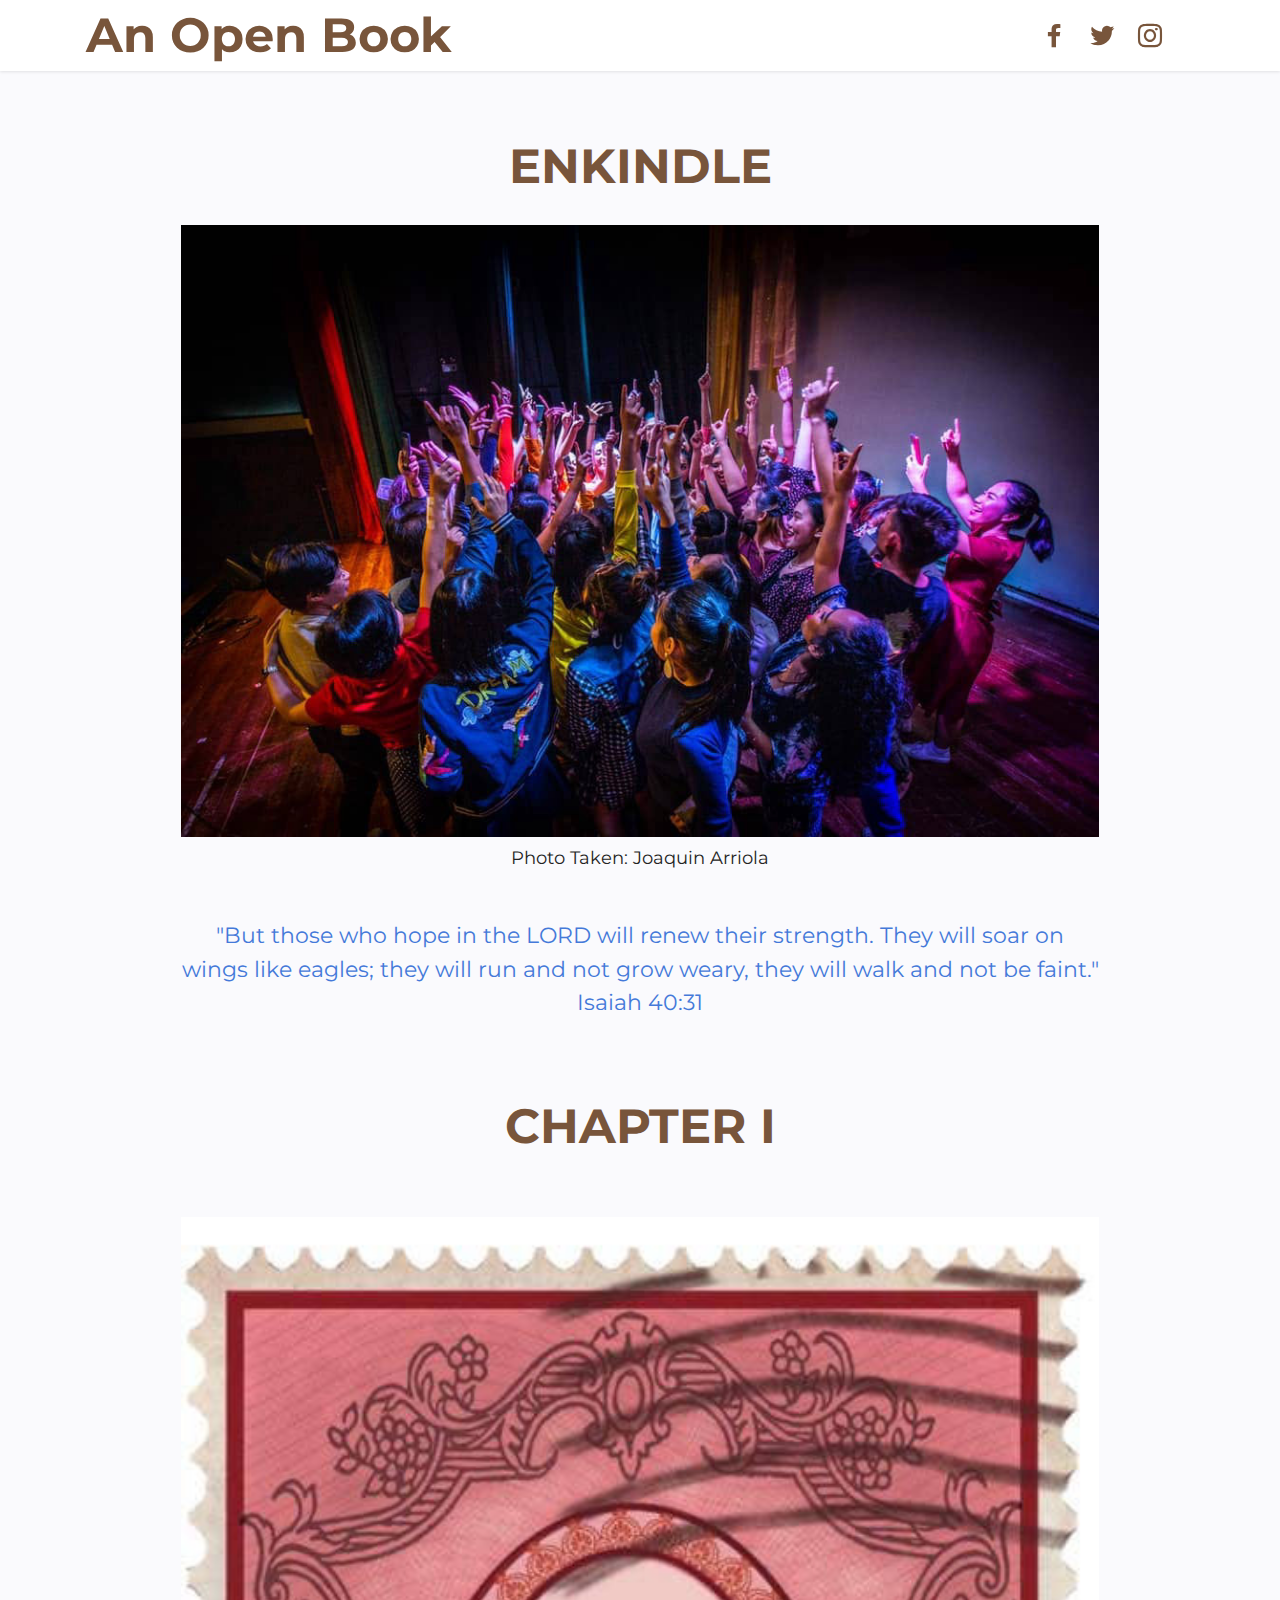
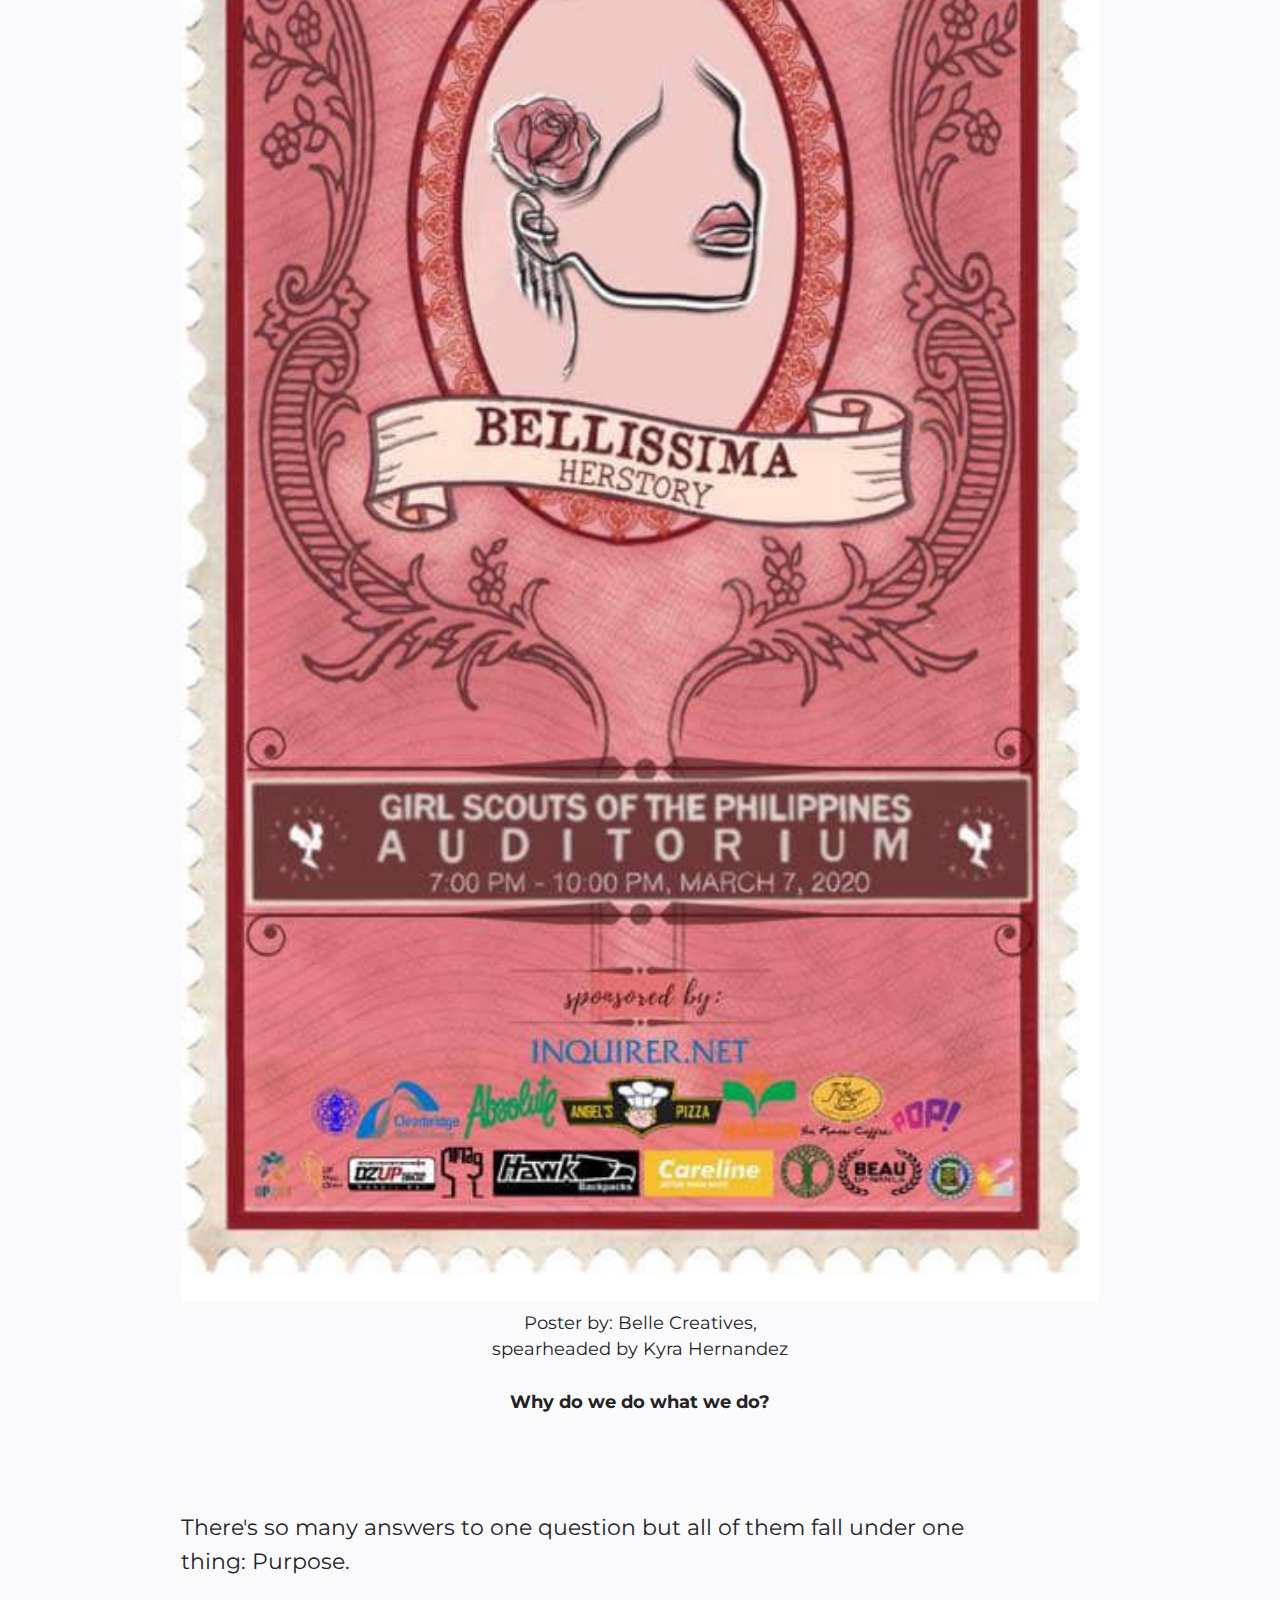
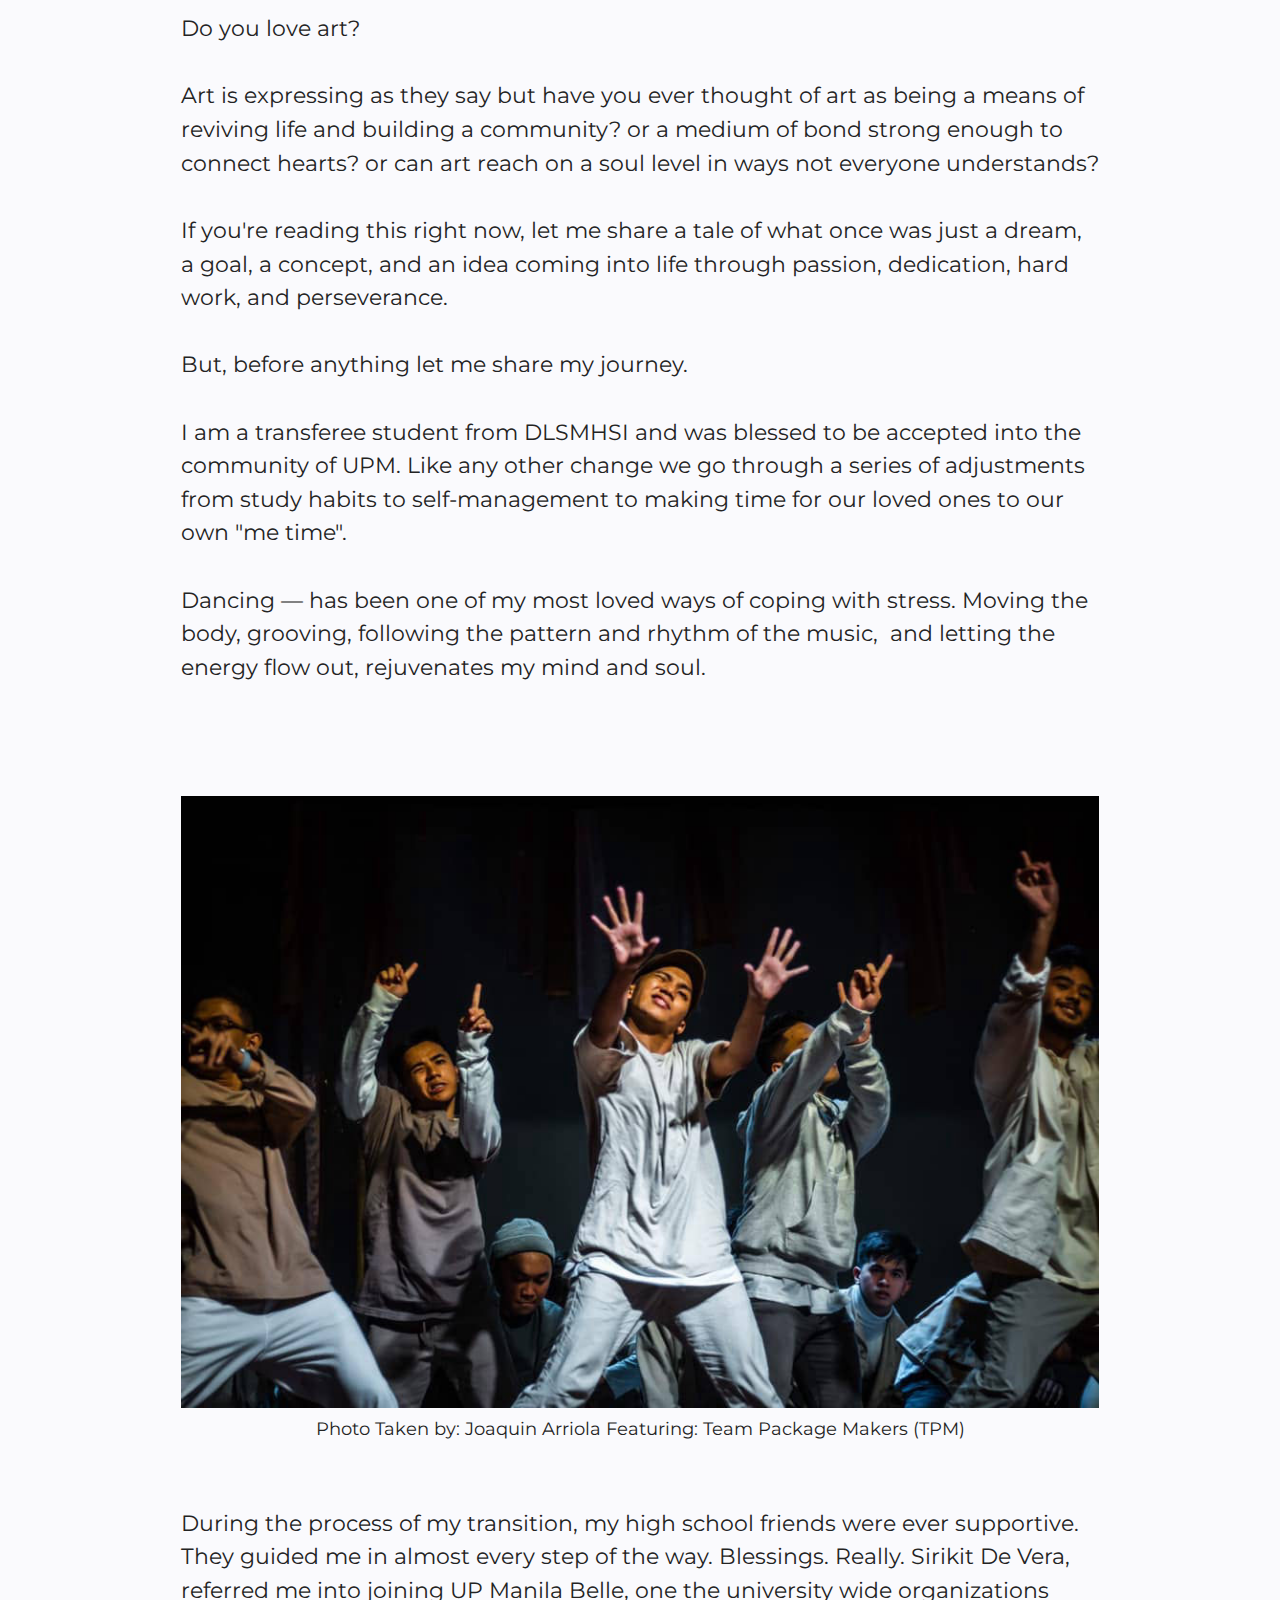
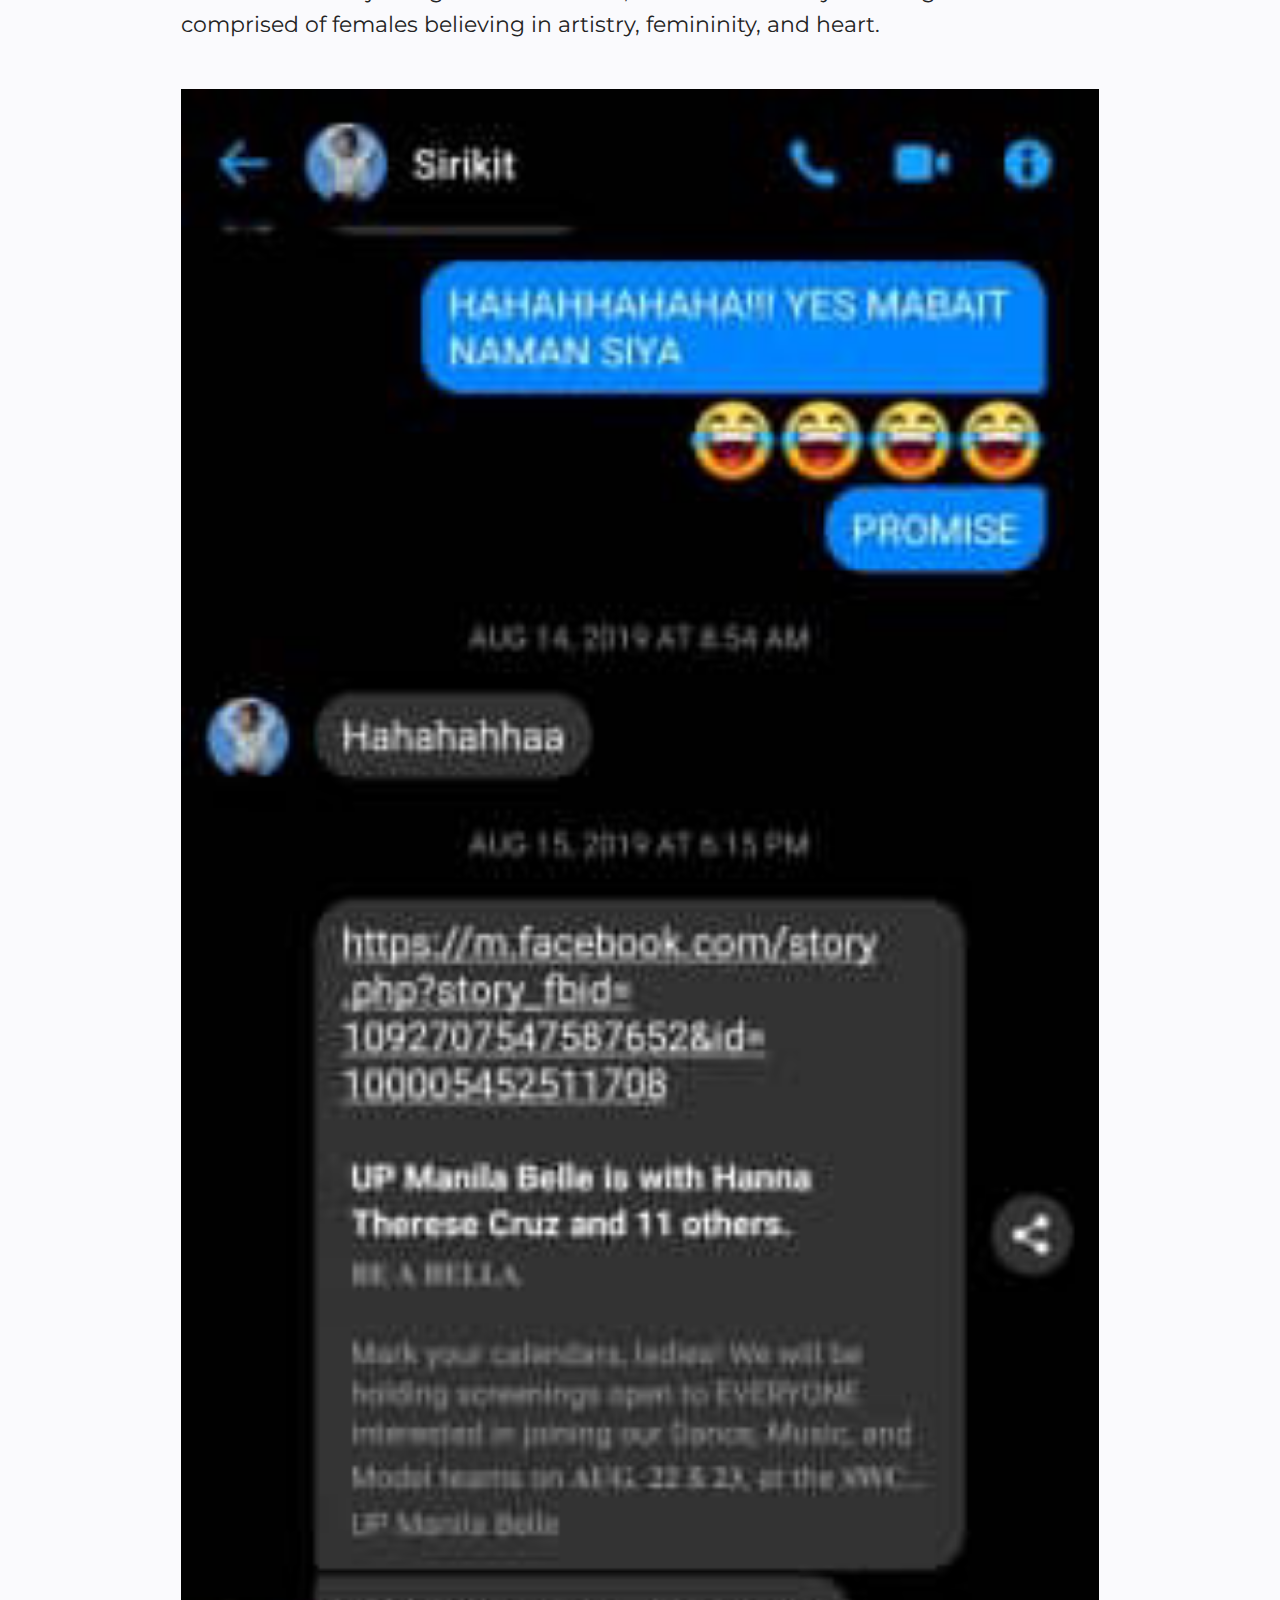
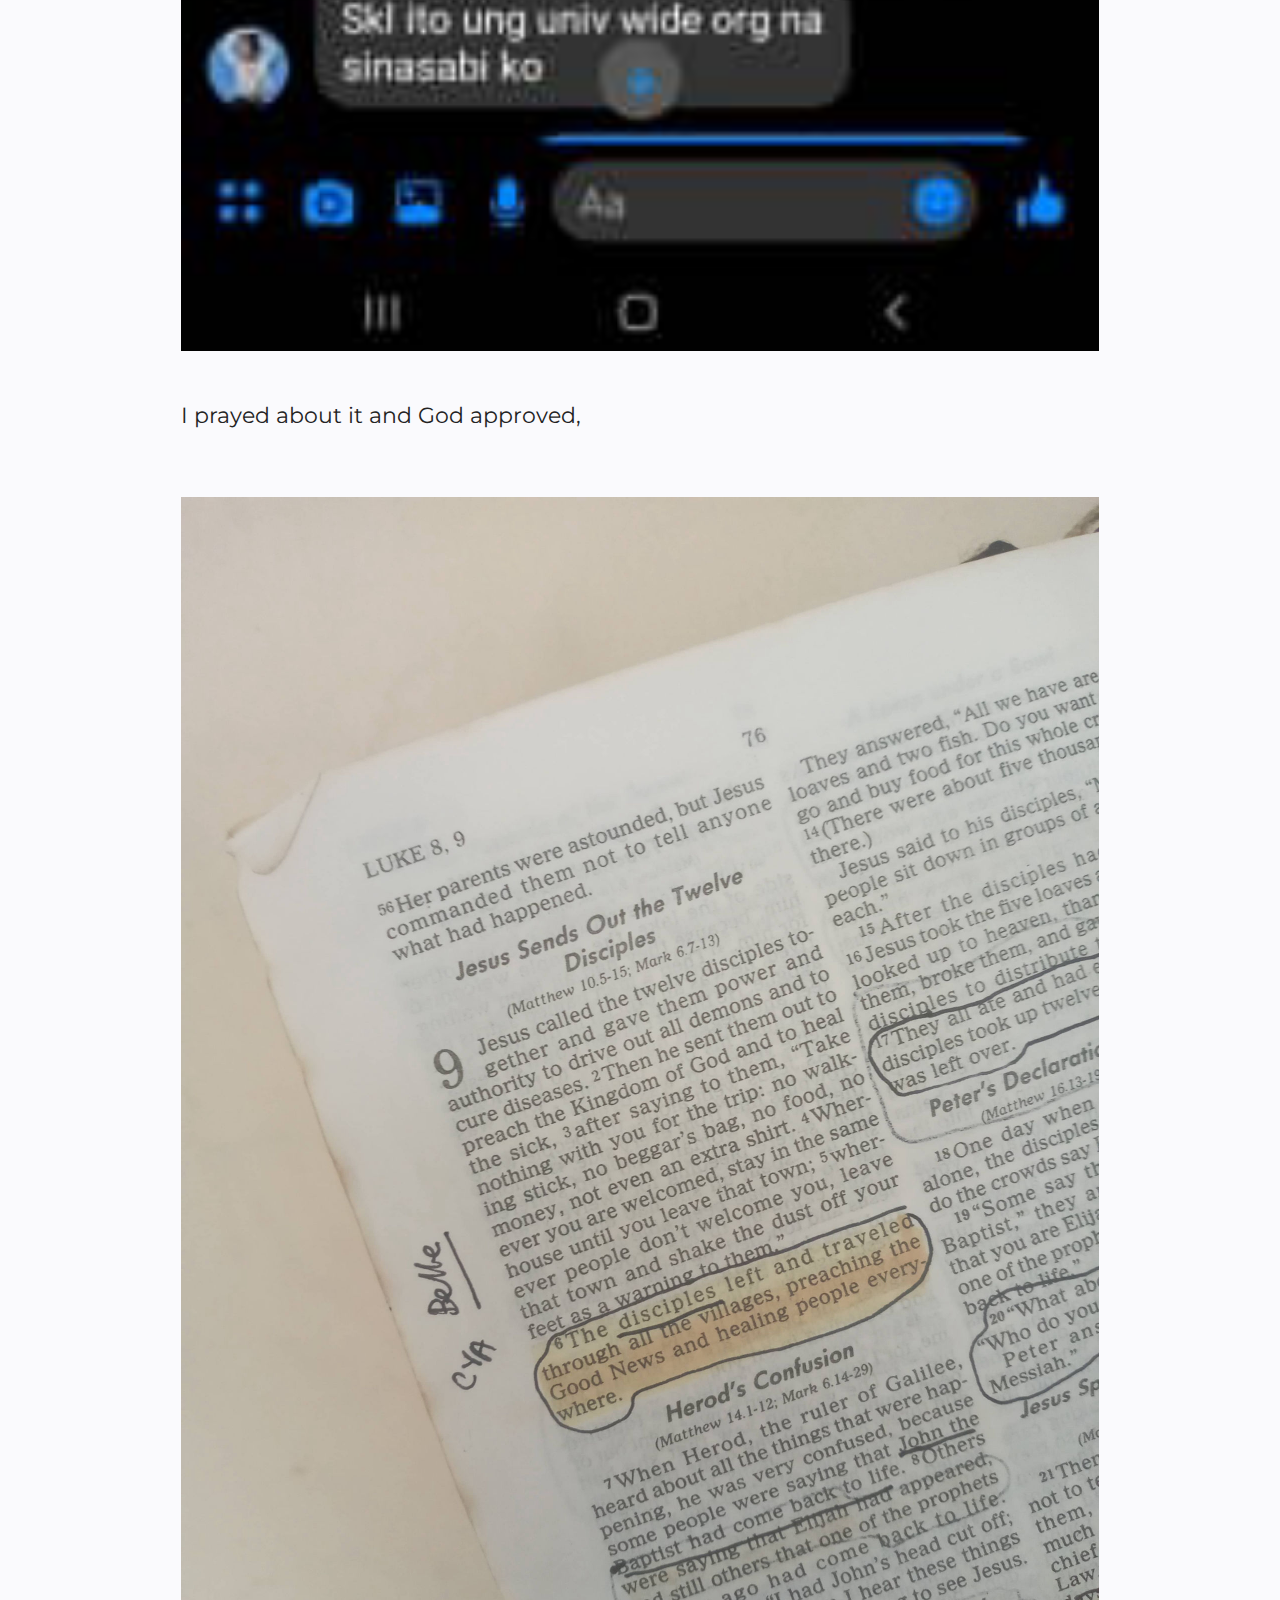
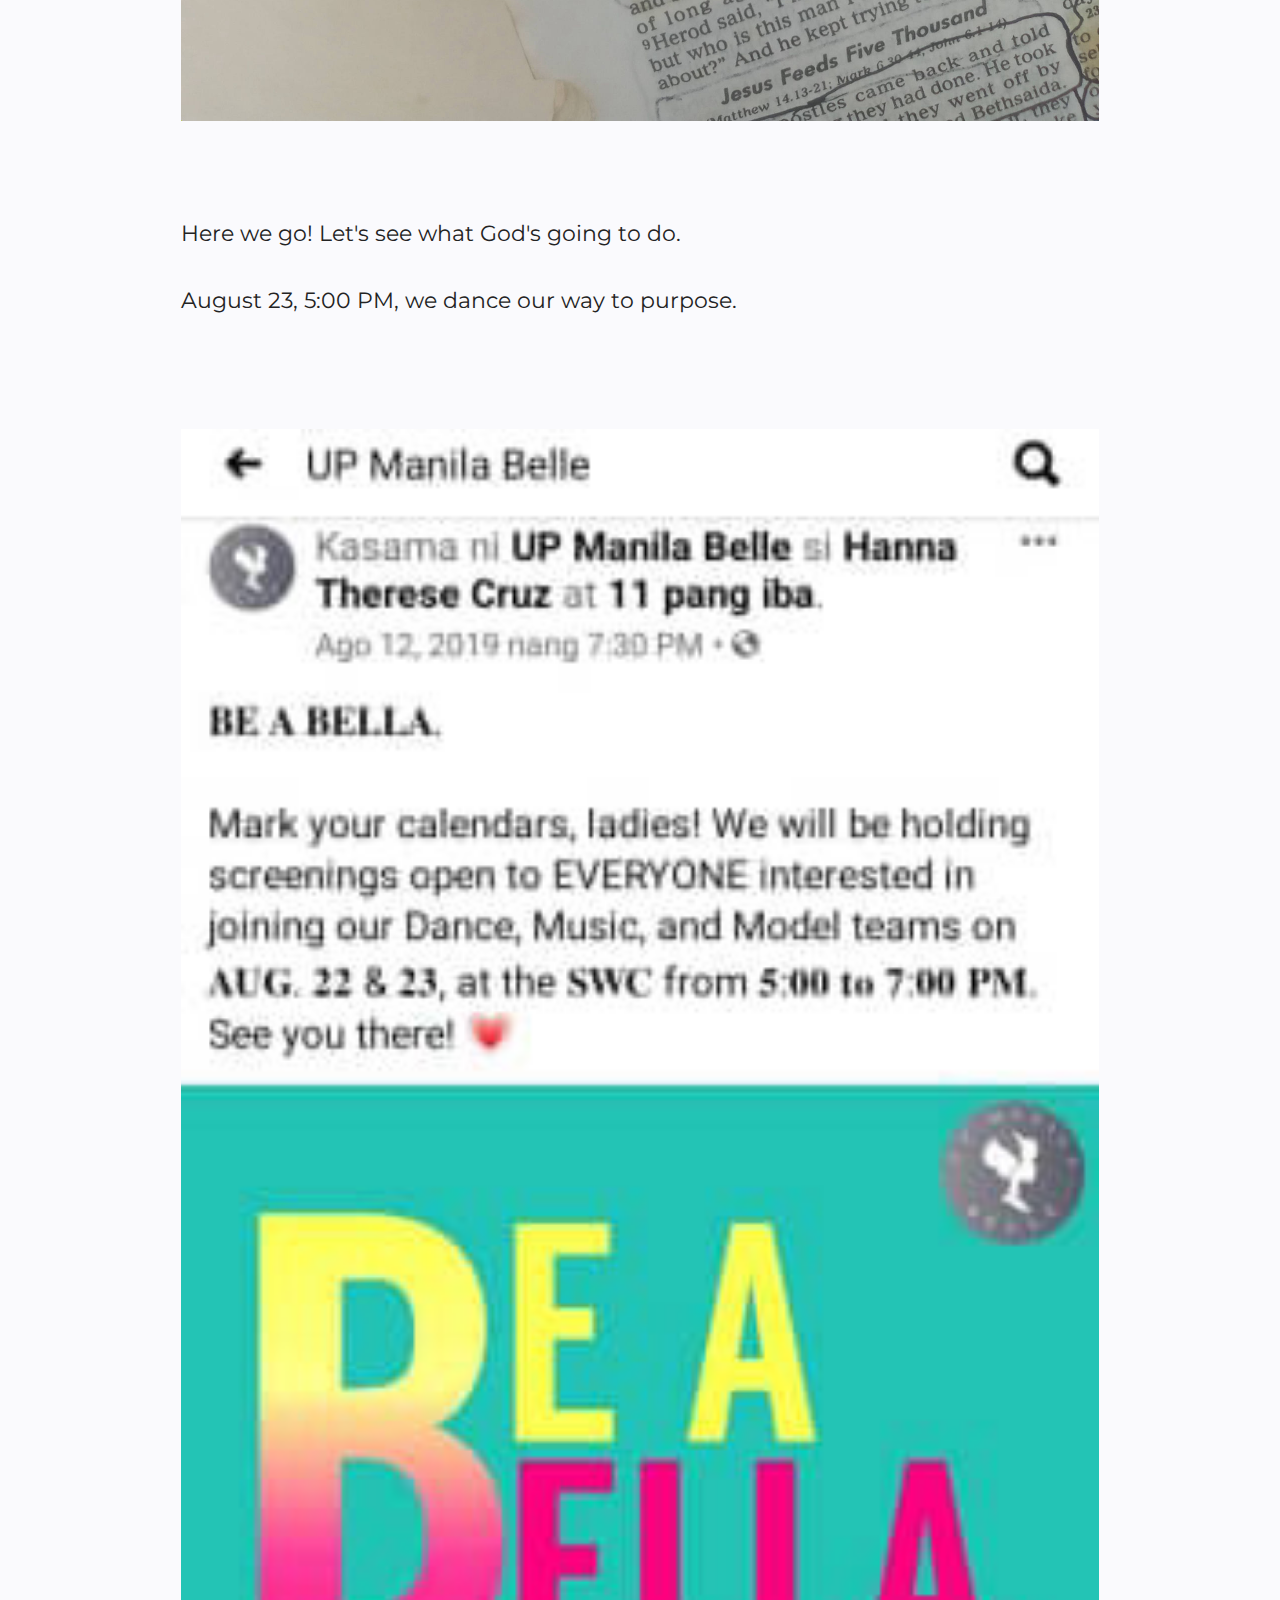
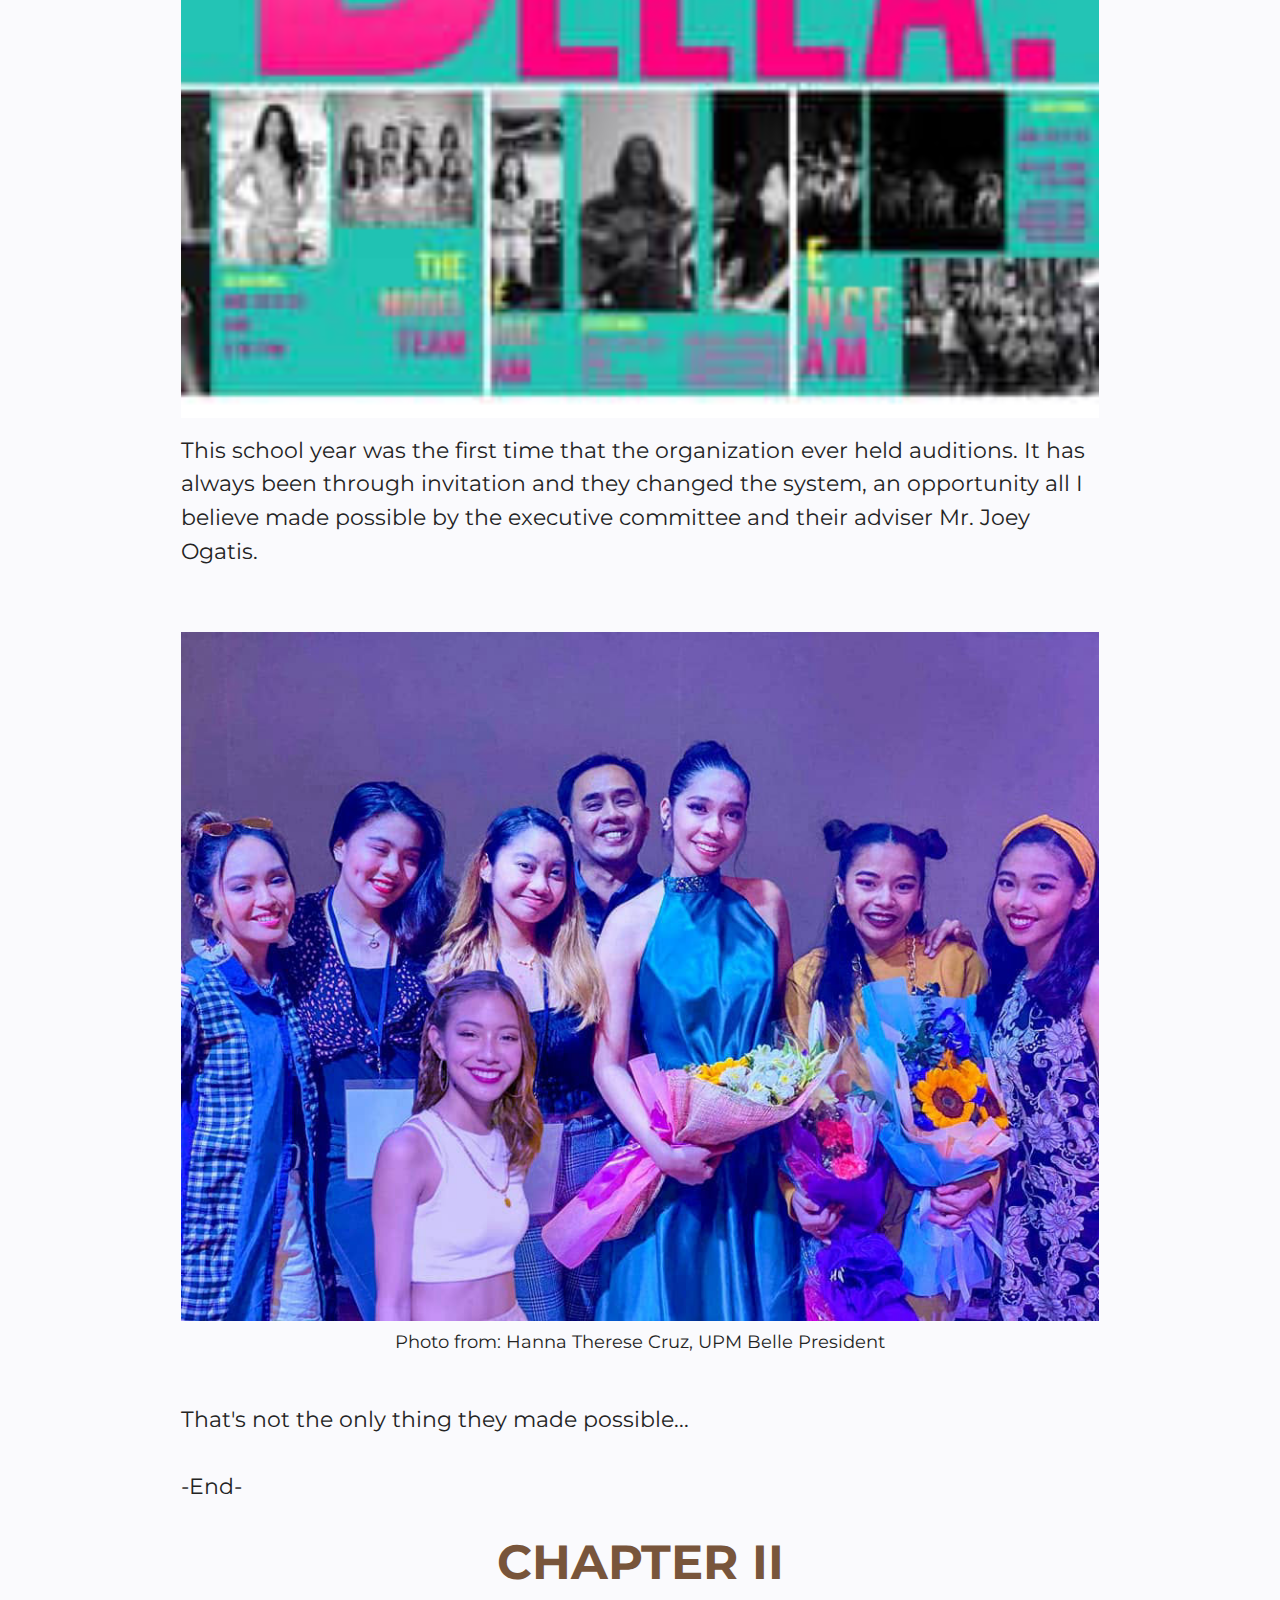
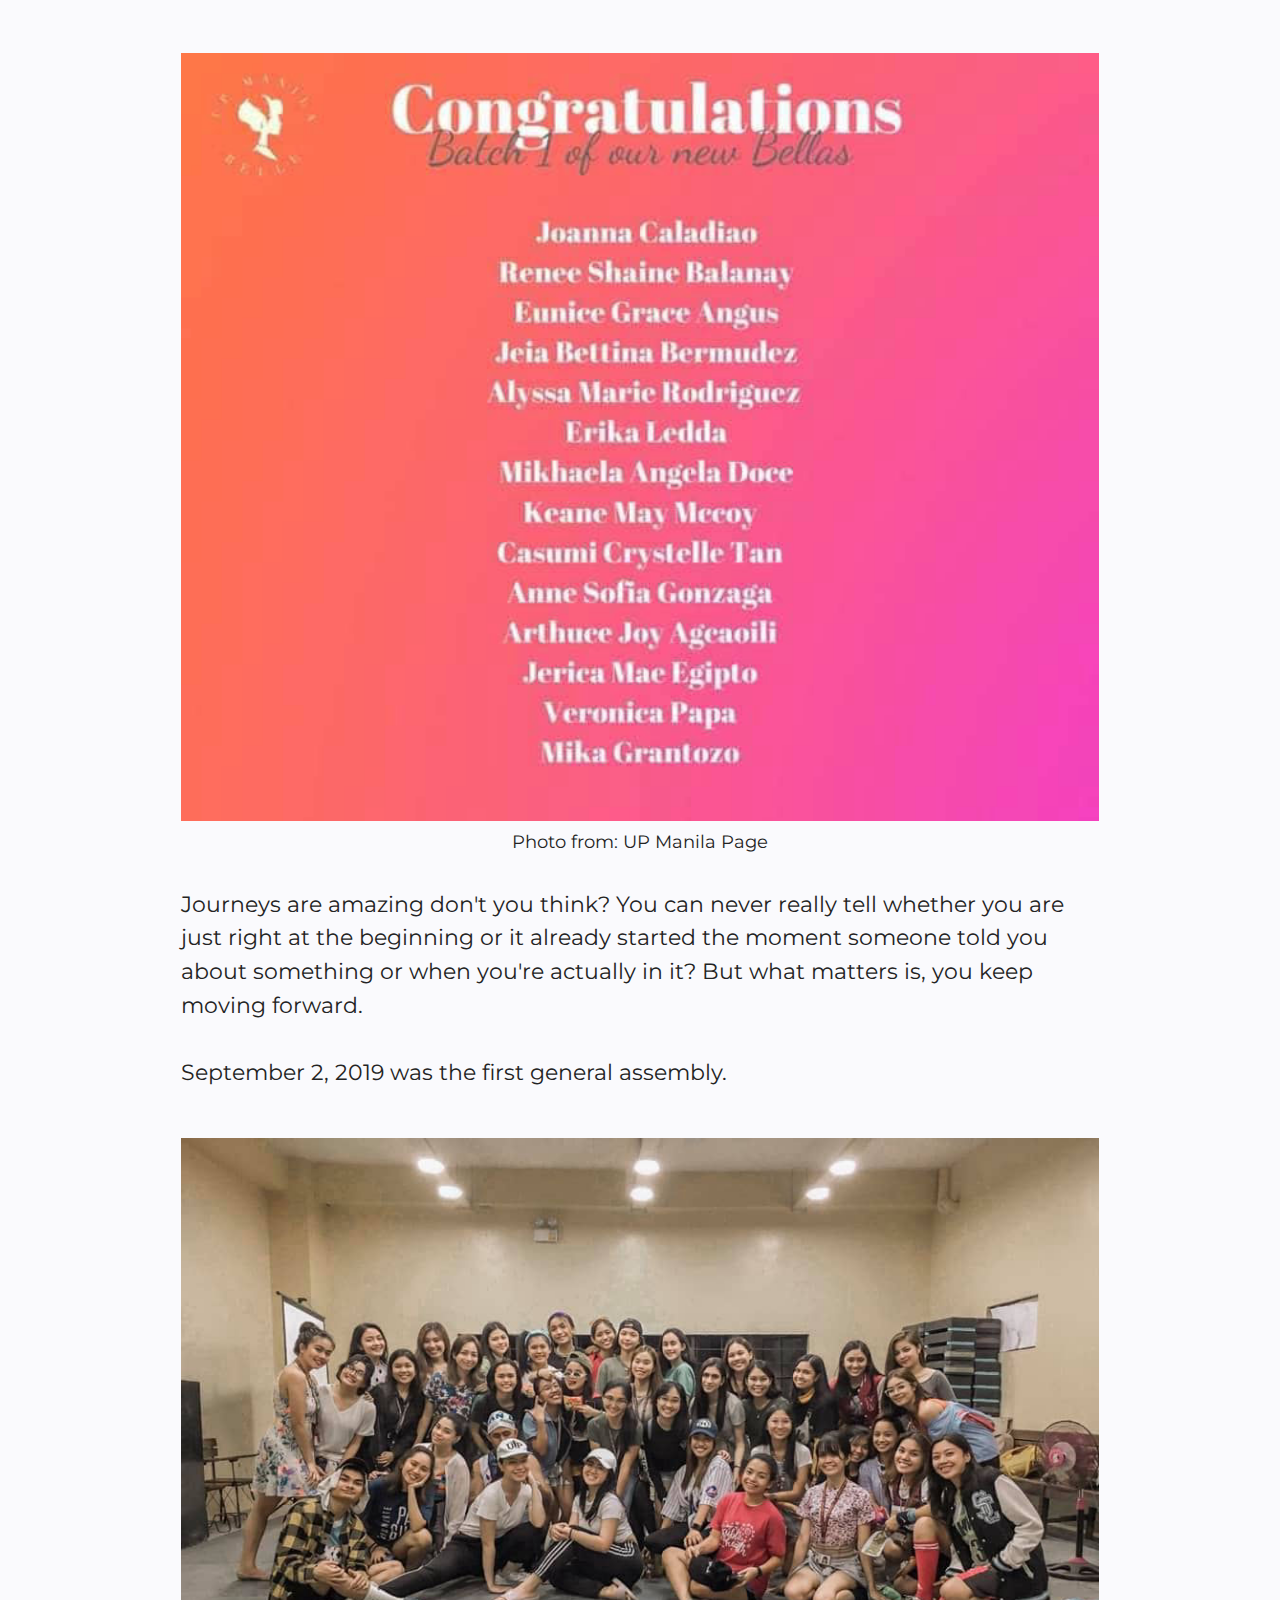
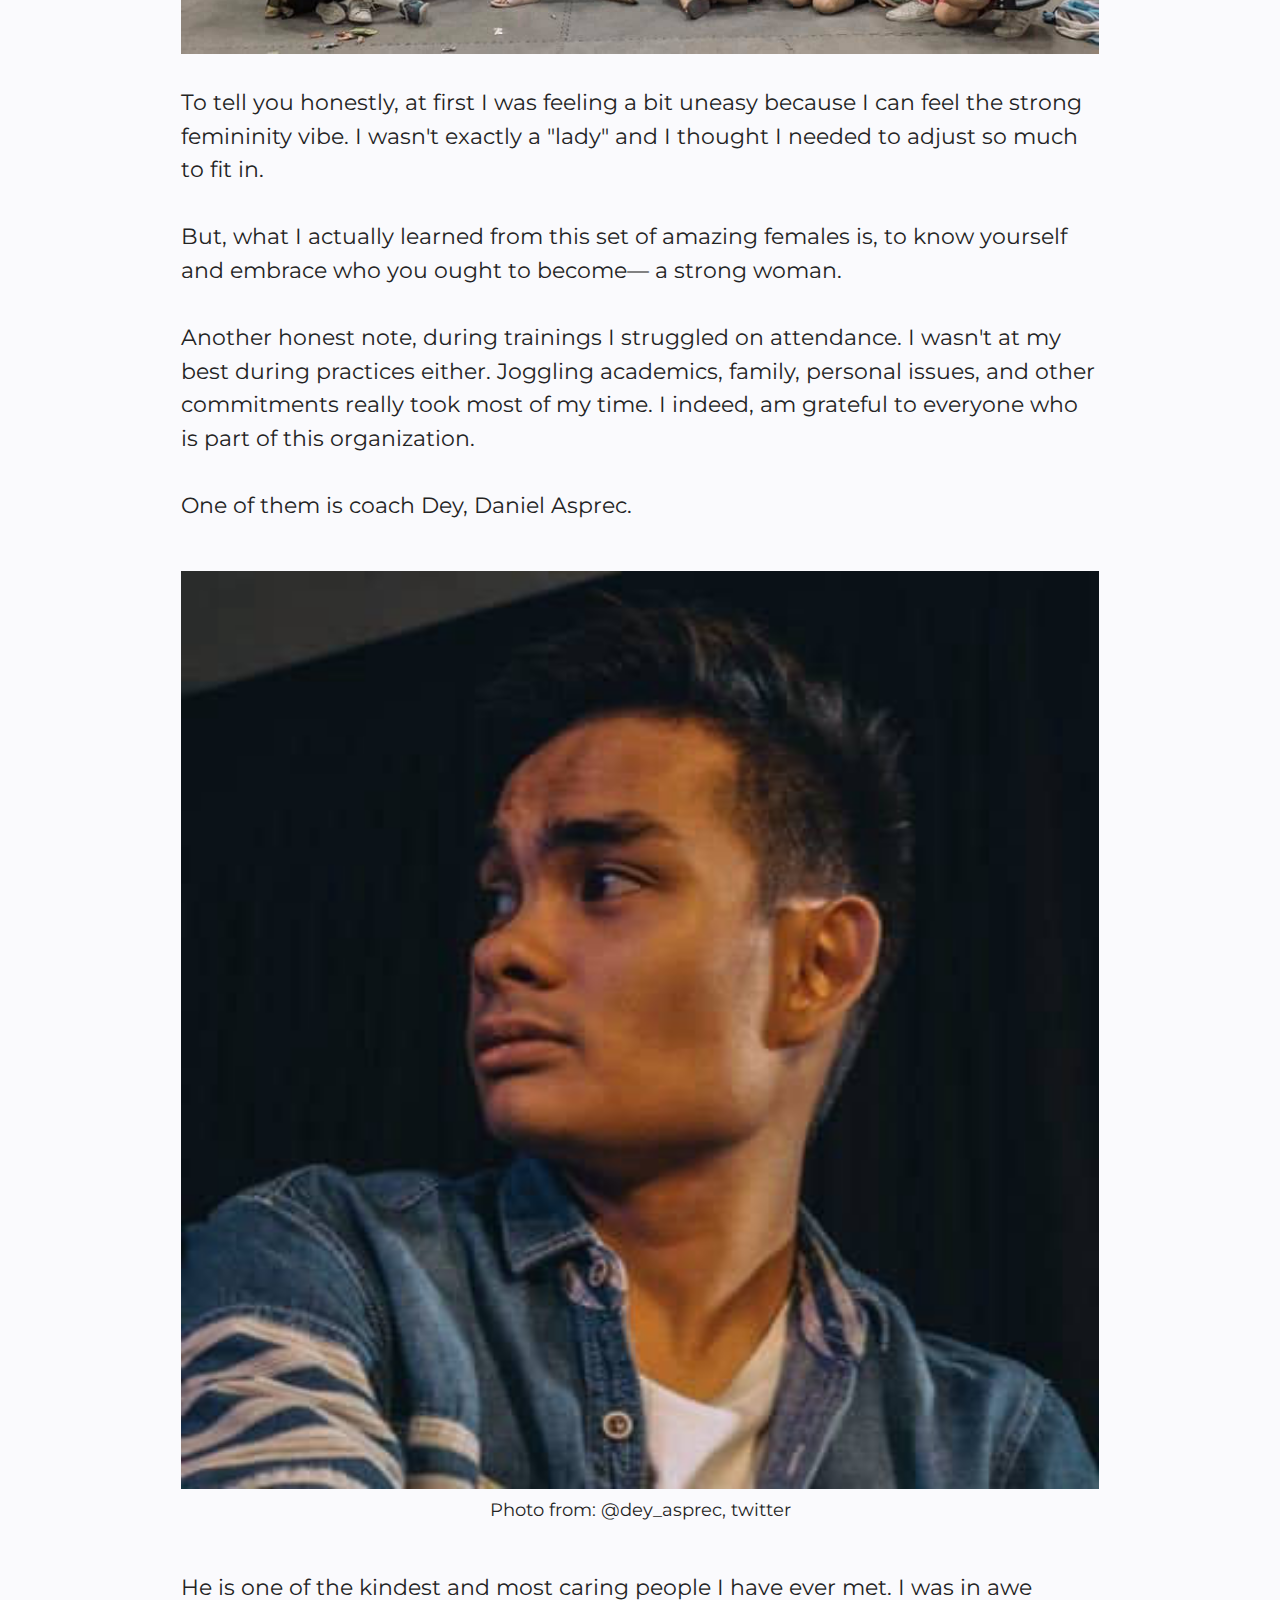
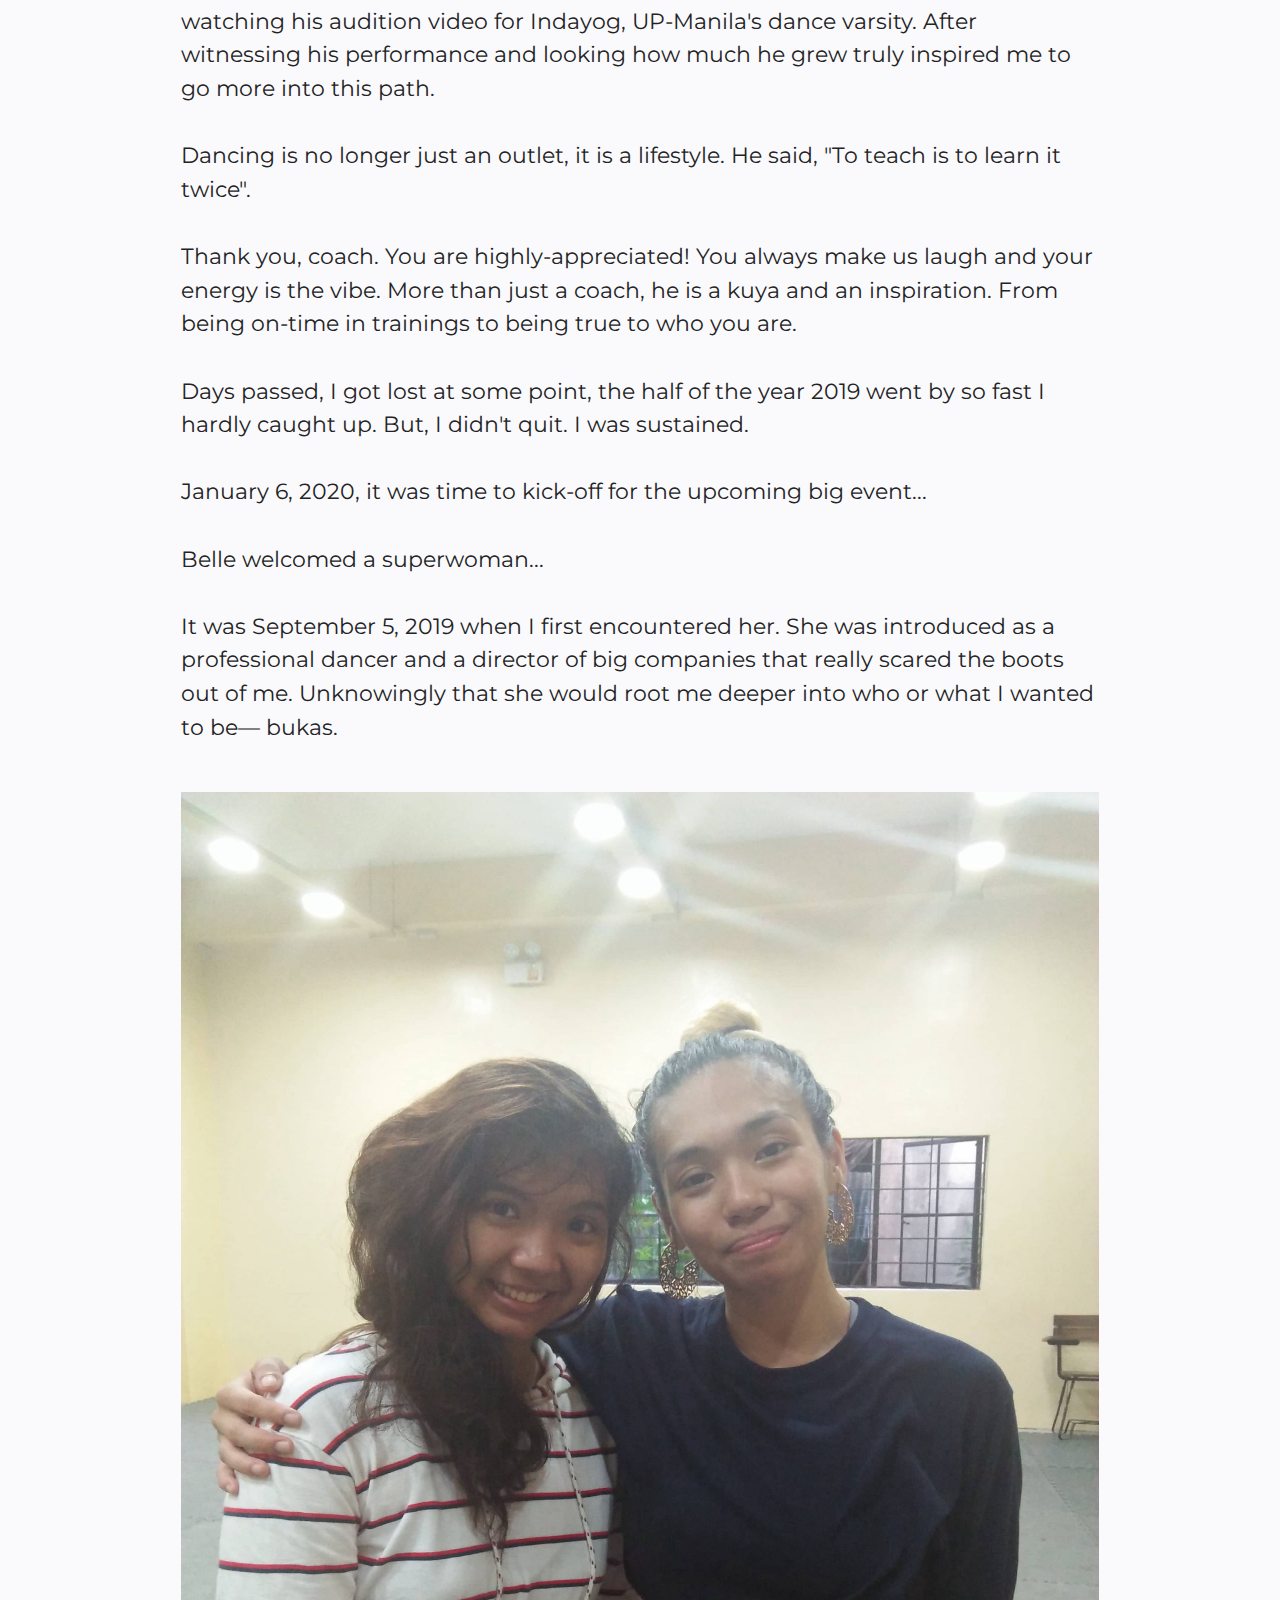
<file: page2.html>
<!DOCTYPE html>
<html  >
<head>
  
  <meta charset="UTF-8">
  <meta http-equiv="X-UA-Compatible" content="IE=edge">
  <meta name="generator" content="Mobirise v5.1.4, mobirise.com">
  <meta name="viewport" content="width=device-width, initial-scale=1, minimum-scale=1">
  <link rel="shortcut icon" href="assets/images/circle-cropped-1-128x128-1.png" type="image/x-icon">
  <meta name="description" content="">
  
  
  <title>ENKINDLE</title>
  <link rel="stylesheet" href="assets/web/assets/mobirise-icons2/mobirise2.css">
  <link rel="stylesheet" href="assets/tether/tether.min.css">
  <link rel="stylesheet" href="assets/bootstrap/css/bootstrap.min.css">
  <link rel="stylesheet" href="assets/bootstrap/css/bootstrap-grid.min.css">
  <link rel="stylesheet" href="assets/bootstrap/css/bootstrap-reboot.min.css">
  <link rel="stylesheet" href="assets/socicon/css/styles.css">
  <link rel="stylesheet" href="assets/dropdown/css/style.css">
  <link rel="stylesheet" href="assets/theme/css/style.css">
  <link rel="preload" as="style" href="assets/mobirise/css/mbr-additional.css"><link rel="stylesheet" href="assets/mobirise/css/mbr-additional.css" type="text/css">
  
  
  
  
</head>
<body>
  
  <section class="menu menu3 cid-sc4ndcMfeV" once="menu" id="menu3-z">
    
    <nav class="navbar navbar-dropdown navbar-fixed-top navbar-expand-lg">
        <div class="container">
            <div class="navbar-brand">
                
                <span class="navbar-caption-wrap"><a class="navbar-caption text-primary display-2" href="index.html#header3-4">An Open Book</a></span>
            </div>
            <button class="navbar-toggler" type="button" data-toggle="collapse" data-target="#navbarSupportedContent" aria-controls="navbarNavAltMarkup" aria-expanded="false" aria-label="Toggle navigation">
                <div class="hamburger">
                    <span></span>
                    <span></span>
                    <span></span>
                    <span></span>
                </div>
            </button>
            <div class="collapse navbar-collapse" id="navbarSupportedContent">
                
                <div class="icons-menu">
                    <a class="iconfont-wrapper" href="page5.html" target="_blank">
                        <span class="p-2 mbr-iconfont socicon-facebook socicon"></span>
                    </a>
                    <a class="iconfont-wrapper" href="page5.html#header3-12" target="_blank">
                        <span class="p-2 mbr-iconfont socicon-twitter socicon"></span>
                    </a>
                    <a class="iconfont-wrapper" href="page5.html#header3-12" target="_blank">
                        <span class="p-2 mbr-iconfont socicon-instagram socicon"></span>
                    </a>
                    
                </div>
                
            </div>
        </div>
    </nav>
</section>

<section class="content4 cid-sdEjBsy22L" id="content4-bn">
    
    
    <div class="container">
        <div class="row justify-content-center">
            <div class="title col-md-12 col-lg-10">
                <h3 class="mbr-section-title mbr-fonts-style align-center mb-4 display-2"><strong>ENKINDLE</strong></h3>
                
                
            </div>
        </div>
    </div>
</section>

<section class="image3 cid-sc4ghsjkXX" id="image3-i">
    

    

    <div class="container">
        <div class="row justify-content-center">
            <div class="col-12 col-lg-10">
                <div class="image-wrapper">
                    <img src="assets/images/en1-1-960x640.jpg" alt="">
                    <p class="mbr-description mbr-fonts-style mt-2 align-center display-4">Photo Taken: Joaquin Arriola</p>
                </div>
            </div>
        </div>
    </div>
</section>

<section class="content5 cid-sdzJKSxs3M" id="content5-2m">
    
    <div class="container">
        <div class="row justify-content-center">
            <div class="col-md-12 col-lg-10">
                
                
                <p class="mbr-text mbr-fonts-style display-7">
                    "But those who hope in the LORD will renew their strength. They will soar on wings like eagles; they will run and not grow weary, they will walk and not be faint." Isaiah 40:31</p>
            </div>
        </div>
    </div>
</section>

<section class="content4 cid-sdzJSSZN46" id="content4-2n">
    
    
    <div class="container">
        <div class="row justify-content-center">
            <div class="title col-md-12 col-lg-10">
                <h3 class="mbr-section-title mbr-fonts-style align-center mb-4 display-2"><strong>CHAPTER I</strong></h3>
                
                
            </div>
        </div>
    </div>
</section>

<section class="image3 cid-sdzK8dnvoX" id="image3-2o">
    

    

    <div class="container">
        <div class="row justify-content-center">
            <div class="col-12 col-lg-10">
                <div class="image-wrapper">
                    <img src="assets/images/en2-523x960.jpg" alt="">
                    <p class="mbr-description mbr-fonts-style mt-2 align-center display-4">Poster by: Belle Creatives,<br> spearheaded by Kyra Hernandez<br><br><strong>Why do we do what we do?</strong><br></p>
                </div>
            </div>
        </div>
    </div>
</section>

<section class="content5 cid-sdzKEou3d0" id="content5-2p">
    
    <div class="container">
        <div class="row justify-content-center">
            <div class="col-md-12 col-lg-10">
                
                
                <p class="mbr-text mbr-fonts-style display-7">There's so many answers to one question but all of them fall under one thing:&nbsp;Purpose.&nbsp;<br><br>Do you love art?<br><br>Art is expressing as they say but have you ever thought of art as being a means of reviving life and building a community? or a medium of bond strong enough to connect hearts? or can art reach on a soul level in ways not everyone understands?<br><br>If you're reading this right now, let me share a tale of what once was just a dream, a goal, a concept, and an idea coming into life through passion, dedication, hard work, and perseverance.<br><br>But, before anything let me share my journey.<br><br>I am a transferee student from DLSMHSI and was blessed to be accepted into the community of UPM. Like any other change we go through a series of adjustments from study habits to self-management to making time for our loved ones to our own "me time".<br><br>Dancing — has been one of my most loved ways of coping with stress. Moving the body, grooving, following the pattern and rhythm of the music, &nbsp;and letting the energy flow out, rejuvenates my mind and soul.</p>
            </div>
        </div>
    </div>
</section>

<section class="image3 cid-sdzKVggQ3R" id="image3-2q">
    

    

    <div class="container">
        <div class="row justify-content-center">
            <div class="col-12 col-lg-10">
                <div class="image-wrapper">
                    <img src="assets/images/en3-960x640.jpg" alt="">
                    <p class="mbr-description mbr-fonts-style mt-2 align-center display-4">
                        Photo Taken by: Joaquin Arriola Featuring: Team Package Makers (TPM)</p>
                </div>
            </div>
        </div>
    </div>
</section>

<section class="content5 cid-sdzLcmJ0DI" id="content5-2r">
    
    <div class="container">
        <div class="row justify-content-center">
            <div class="col-md-12 col-lg-10">
                
                
                <p class="mbr-text mbr-fonts-style display-7">During the process of my transition, my high school friends were ever supportive. They guided me in almost every step of the way. Blessings. Really. Sirikit De Vera, referred me into joining UP Manila Belle,&nbsp;one the university wide organizations comprised of females believing in artistry, femininity, and heart.</p>
            </div>
        </div>
    </div>
</section>

<section class="image3 cid-sdzLlCLM26" id="image3-2s">
    

    

    <div class="container">
        <div class="row justify-content-center">
            <div class="col-12 col-lg-10">
                <div class="image-wrapper">
                    <img src="assets/images/en4-214x434.jpg" alt="">
                    
                </div>
            </div>
        </div>
    </div>
</section>

<section class="content5 cid-sdzLDXV5B0" id="content5-2t">
    
    <div class="container">
        <div class="row justify-content-center">
            <div class="col-md-12 col-lg-10">
                
                
                <p class="mbr-text mbr-fonts-style display-7">
                    I prayed about it and God approved,</p>
            </div>
        </div>
    </div>
</section>

<section class="image3 cid-sdzLXRJr7a" id="image3-2u">
    

    

    <div class="container">
        <div class="row justify-content-center">
            <div class="col-12 col-lg-10">
                <div class="image-wrapper">
                    <img src="assets/images/en5-1836x2448.jpg" alt="">
                    
                </div>
            </div>
        </div>
    </div>
</section>

<section class="content5 cid-sdzMewFPWs" id="content5-2v">
    
    <div class="container">
        <div class="row justify-content-center">
            <div class="col-md-12 col-lg-10">
                
                
                <p class="mbr-text mbr-fonts-style display-7">Here we go! Let's see what God's going to do.<br><br>August 23, 5:00 PM, we dance our way to purpose.</p>
            </div>
        </div>
    </div>
</section>

<section class="image3 cid-sdzMmR5rZk" id="image3-2w">
    

    

    <div class="container">
        <div class="row justify-content-center">
            <div class="col-12 col-lg-10">
                <div class="image-wrapper">
                    <img src="assets/images/en6-252x436.jpg" alt="">
                    
                </div>
            </div>
        </div>
    </div>
</section>

<section class="content5 cid-sdzMGKUmAl" id="content5-2x">
    
    <div class="container">
        <div class="row justify-content-center">
            <div class="col-md-12 col-lg-10">
                
                
                <p class="mbr-text mbr-fonts-style display-7">This school year was the first time that the organization ever held auditions. It has always been through invitation and they changed the system, an opportunity all I believe made possible by the executive committee and their adviser Mr. Joey Ogatis.</p>
            </div>
        </div>
    </div>
</section>

<section class="image3 cid-sdzMMJdyzc" id="image3-2y">
    

    

    <div class="container">
        <div class="row justify-content-center">
            <div class="col-12 col-lg-10">
                <div class="image-wrapper">
                    <img src="assets/images/en7-960x720.jpg" alt="">
                    <p class="mbr-description mbr-fonts-style mt-2 align-center display-4">
                        Photo from: Hanna Therese Cruz, UPM Belle President</p>
                </div>
            </div>
        </div>
    </div>
</section>

<section class="content5 cid-sdzN9e61go" id="content5-2z">
    
    <div class="container">
        <div class="row justify-content-center">
            <div class="col-md-12 col-lg-10">
                
                
                <p class="mbr-text mbr-fonts-style display-7">That's not the only thing they made possible...<br><br>-End-</p>
            </div>
        </div>
    </div>
</section>

<section class="content4 cid-sdzNk7ye8j" id="content4-30">
    
    
    <div class="container">
        <div class="row justify-content-center">
            <div class="title col-md-12 col-lg-10">
                <h3 class="mbr-section-title mbr-fonts-style align-center mb-4 display-2"><strong>CHAPTER II</strong></h3>
                
                
            </div>
        </div>
    </div>
</section>

<section class="image3 cid-sdzNuZKcMH" id="image3-31">
    

    

    <div class="container">
        <div class="row justify-content-center">
            <div class="col-12 col-lg-10">
                <div class="image-wrapper">
                    <img src="assets/images/en8-720x603.jpg" alt="">
                    <p class="mbr-description mbr-fonts-style mt-2 align-center display-4">
                        Photo from: UP Manila Page</p>
                </div>
            </div>
        </div>
    </div>
</section>

<section class="content5 cid-sdzNOcaiNy" id="content5-32">
    
    <div class="container">
        <div class="row justify-content-center">
            <div class="col-md-12 col-lg-10">
                
                
                <p class="mbr-text mbr-fonts-style display-7">Journeys are amazing don't you think? You can never really tell whether you are just right at the beginning or it already started the moment someone told you about something&nbsp;or when you're actually in it? But what matters is, you keep moving forward.<br><br>September 2, 2019 was the first general assembly.</p>
            </div>
        </div>
    </div>
</section>

<section class="image3 cid-sdzNWimXga" id="image3-33">
    

    

    <div class="container">
        <div class="row justify-content-center">
            <div class="col-12 col-lg-10">
                <div class="image-wrapper">
                    <img src="assets/images/en9-960x540.jpg" alt="">
                    
                </div>
            </div>
        </div>
    </div>
</section>

<section class="content5 cid-sdzOgN7j6K" id="content5-34">
    
    <div class="container">
        <div class="row justify-content-center">
            <div class="col-md-12 col-lg-10">
                
                
                <p class="mbr-text mbr-fonts-style display-7">To tell you honestly, at first I was feeling a bit uneasy because I can feel the strong femininity vibe. I wasn't exactly a "lady" and I thought I needed to adjust so much to fit in.<br><br>But, what I actually learned from this set of amazing females is, to know yourself and embrace who you ought to become— a strong woman.<br><br>Another honest note, during trainings I struggled on attendance. I wasn't at my best during practices either. Joggling academics, family, personal issues, and other commitments really took most of my time. I indeed, am grateful to everyone who is part of this organization.<br><br>One of them is coach Dey, Daniel Asprec.</p>
            </div>
        </div>
    </div>
</section>

<section class="image3 cid-sdzOAi3zbO" id="image3-35">
    

    

    <div class="container">
        <div class="row justify-content-center">
            <div class="col-12 col-lg-10">
                <div class="image-wrapper">
                    <img src="assets/images/en10-400x400.jpg" alt="">
                    <p class="mbr-description mbr-fonts-style mt-2 align-center display-4">
                        Photo from: @dey_asprec, twitter</p>
                </div>
            </div>
        </div>
    </div>
</section>

<section class="content5 cid-sdzOK1bRX2" id="content5-36">
    
    <div class="container">
        <div class="row justify-content-center">
            <div class="col-md-12 col-lg-10">
                
                
                <p class="mbr-text mbr-fonts-style display-7">He is one of the kindest and most caring people I have ever met. I was in awe watching his audition video for Indayog, UP-Manila's dance varsity. After witnessing his performance and looking how much he grew truly inspired me to go more into this path.<br><br>Dancing is no longer just an outlet, it is a lifestyle. He said,&nbsp;"To teach is to learn it twice".<br><br>Thank you, coach. You are highly-appreciated! You always make us laugh and your energy is&nbsp;the vibe.&nbsp;More than just a coach, he is a kuya and an inspiration. From being on-time in trainings to being true to who you are.<br><br>Days passed, I got lost at some point, the half of the year 2019 went by so fast I hardly caught up. But, I didn't quit. I was sustained.<br><br>January 6, 2020, it was time to kick-off for the upcoming big event...<br><br>Belle welcomed a superwoman...<br><br>It was September 5, 2019 when I first encountered her. She was introduced as a professional dancer and a director of big companies that really scared the boots out of me. Unknowingly that she would root me deeper into who or what I wanted to be—&nbsp;bukas.&nbsp;</p>
            </div>
        </div>
    </div>
</section>

<section class="image3 cid-sdzOYdykQB" id="image3-37">
    

    

    <div class="container">
        <div class="row justify-content-center">
            <div class="col-12 col-lg-10">
                <div class="image-wrapper">
                    <img src="assets/images/en11-1836x2448.jpg" alt="">
                    
                </div>
            </div>
        </div>
    </div>
</section>

<section class="content5 cid-sdzPqR5Qdc" id="content5-38">
    
    <div class="container">
        <div class="row justify-content-center">
            <div class="col-md-12 col-lg-10">
                
                
                <p class="mbr-text mbr-fonts-style display-7">September 5, 2019<br><br>"Maging isang taong bukas", coach Deseree Mangulabnan.<br><br>She became the missing link in the putting up the whole event. The instrument that God will use to make&nbsp;it&nbsp;happen. "Isang pangalan lang yung nasa isip ko nung inaayos namin itong event na 'to, salamat Des." — Sir Ogatis.<br><br>A director, coach, choreographer, ate, mentor, and inspiration.<br><br>There were bumps along the way but a soul driven by His Spirit sets fire like no other.<br><br>Life lesson 362 "You can be passionate about something but with no discipline it won't work."<br><br>Life lesson 394 "Kasa agad"<br><br>Life lesson 623 "Build healthy relationships among the family"<br><br>We survived 120 burpees, we can take on any challenge in life.<br><br>Thank you, coach. You made a deep mark in our hearts. Mahal ko po kayo. Mahal po namin kayo.</p>
            </div>
        </div>
    </div>
</section>

<section class="image3 cid-sdzPwGlvix" id="image3-39">
    

    

    <div class="container">
        <div class="row justify-content-center">
            <div class="col-12 col-lg-10">
                <div class="image-wrapper">
                    <img src="assets/images/en12-1836x1377.jpg" alt="">
                    
                </div>
            </div>
        </div>
    </div>
</section>

<section class="content5 cid-sdzQ0Ufto6" id="content5-3a">
    
    <div class="container">
        <div class="row justify-content-center">
            <div class="col-md-12 col-lg-10">
                
                
                <p class="mbr-text mbr-fonts-style display-7">March 7, 2020<br><br>Along with her came Gabrielle Velasquez, who sacrificed so much for this event as well. Behind the tech with coach Des. She managed the lights, gave so much hope in the group during trainings.&nbsp;Mama Rue! An astounding designer and dancer who added magic in Ugoy ng Duyan&nbsp;piece.<br><br>Reminders that once you've built a relationship, you always go back.<br><br>These are the people behind the success of this&nbsp;celebration.&nbsp;Are you prepared for more?<br><br>-End-</p>
            </div>
        </div>
    </div>
</section>

<section class="content4 cid-sdzQ6gLMMW" id="content4-3b">
    
    
    <div class="container">
        <div class="row justify-content-center">
            <div class="title col-md-12 col-lg-10">
                <h3 class="mbr-section-title mbr-fonts-style align-center mb-4 display-2"><strong>CHAPTER III</strong></h3>
                
                
            </div>
        </div>
    </div>
</section>

<section class="content5 cid-sdzQckiEoi" id="content5-3c">
    
    <div class="container">
        <div class="row justify-content-center">
            <div class="col-md-12 col-lg-10">
                
                
                <p class="mbr-text mbr-fonts-style display-7">March, is known as the International Women's Month. In line with this came about the concept of&nbsp;Bellissima: HerStory.&nbsp;The concert advocates what is the essence of being a woman.<br><br>Once was just a dream of "the man who first believed" Mr. Joey Ogatis.<br><br>Sir Ogatis, is my professor in Communication 10. He is one of the classic jokers but I testify one of the best intellectuals. In his class, practical skills and critical thinking are instilled. In training, he patiently supervises us outside his work hours, teaching us determination and perseverance.</p>
            </div>
        </div>
    </div>
</section>

<section class="image3 cid-sdzQjOqErG" id="image3-3d">
    

    

    <div class="container">
        <div class="row justify-content-center">
            <div class="col-12 col-lg-10">
                <div class="image-wrapper">
                    <img src="assets/images/en13-960x640.jpg" alt="">
                    
                </div>
            </div>
        </div>
    </div>
</section>

<section class="content5 cid-sdzQJjyeQf" id="content5-3e">
    
    <div class="container">
        <div class="row justify-content-center">
            <div class="col-md-12 col-lg-10">
                
                
                <p class="mbr-text mbr-fonts-style display-7">Hearing him speak after everything filled my heart with great joy.<br><br>Hearing him&nbsp;pray&nbsp;made it all the more meaningful.<br><br>You see,<br><br>God orchestrates the steps we take.<br><br>When He places a dream in you rest assured that He will fulfill it according to His timing.<br><br>No matter how long it takes.&nbsp;Wait on the Lord.&nbsp;He has never failed, not once.<br><br>This concert indeed voiced out important messages.</p>
            </div>
        </div>
    </div>
</section>

<section class="image3 cid-sdzQOk30So" id="image3-3f">
    

    

    <div class="container">
        <div class="row justify-content-center">
            <div class="col-12 col-lg-10">
                <div class="image-wrapper">
                    <img src="assets/images/en14-960x640.jpg" alt="">
                    <p class="mbr-description mbr-fonts-style mt-2 align-center display-4">
                        Photo Taken: Joaquin Arriola</p>
                </div>
            </div>
        </div>
    </div>
</section>

<section class="content5 cid-sdzRcj04KJ" id="content5-3g">
    
    <div class="container">
        <div class="row justify-content-center">
            <div class="col-md-12 col-lg-10">
                
                
                <p class="mbr-text mbr-fonts-style display-7">Every piece, every dance, every song, speaks truths.<br><br>Performances that carry a sense of vitality.<br><br>You are important, no matter where life takes you. Love has already found you.</p>
            </div>
        </div>
    </div>
</section>

<section class="image3 cid-sdzRxlDywP" id="image3-3h">
    

    

    <div class="container">
        <div class="row justify-content-center">
            <div class="col-12 col-lg-10">
                <div class="image-wrapper">
                    <img src="assets/images/en15-960x640.jpg" alt="">
                    
                </div>
            </div>
        </div>
    </div>
</section>

<section class="content5 cid-sdzRIcoJlu" id="content5-3i">
    
    <div class="container">
        <div class="row justify-content-center">
            <div class="col-md-12 col-lg-10">
                
                
                <p class="mbr-text mbr-fonts-style display-7">Lola loves lolo<br><br>You are loved, even when you feel like you've been abandoned.<br><br>You are beautiful, regardless of what standards has been set.</p>
            </div>
        </div>
    </div>
</section>

<section class="image3 cid-sdzRNWqyQP" id="image3-3j">
    

    

    <div class="container">
        <div class="row justify-content-center">
            <div class="col-12 col-lg-10">
                <div class="image-wrapper">
                    <img src="assets/images/en16-960x640.jpg" alt="">
                    
                </div>
            </div>
        </div>
    </div>
</section>

<section class="content5 cid-sdzSaHMdPC" id="content5-3k">
    
    <div class="container">
        <div class="row justify-content-center">
            <div class="col-md-12 col-lg-10">
                
                
                <p class="mbr-text mbr-fonts-style display-7">Model piece<br><br>You are valued, your life communicates empathy, compassion, service, and dignity.</p>
            </div>
        </div>
    </div>
</section>

<section class="image3 cid-sdzSh5utoQ" id="image3-3l">
    

    

    <div class="container">
        <div class="row justify-content-center">
            <div class="col-12 col-lg-10">
                <div class="image-wrapper">
                    <img src="assets/images/en17-640x960.jpg" alt="">
                    
                </div>
            </div>
        </div>
    </div>
</section>

<section class="content5 cid-sdzSzKV6xX" id="content5-3m">
    
    <div class="container">
        <div class="row justify-content-center">
            <div class="col-md-12 col-lg-10">
                
                
                <p class="mbr-text mbr-fonts-style display-7">A tribute to Tandang Sora&nbsp;Ugoy ng Duyan<br><br>If you're a <strong>woman</strong> and you're reading this, I pray that you'll be reminded.<br><br>If you're a <strong>man</strong> and you're reading this, I pray that you'll be reminded.<br><br>God created&nbsp;you oh so wonderfully.&nbsp;<br><br>You don't have to be someone else and you don't have to pretend, you are accepted.<br><br><strong>YOU. ARE. ENOUGH</strong>.</p>
            </div>
        </div>
    </div>
</section>

<section class="image3 cid-sdzSTwrNtZ" id="image3-3n">
    

    

    <div class="container">
        <div class="row justify-content-center">
            <div class="col-12 col-lg-10">
                <div class="image-wrapper">
                    <img src="assets/images/en18-960x640.jpg" alt="">
                    
                </div>
            </div>
        </div>
    </div>
</section>

<section class="content5 cid-sdzTenitgv" id="content5-3o">
    
    <div class="container">
        <div class="row justify-content-center">
            <div class="col-md-12 col-lg-10">
                
                
                <p class="mbr-text mbr-fonts-style display-7">Try<br><br>-End-</p>
            </div>
        </div>
    </div>
</section>

<section class="content4 cid-sdzTjAQ6Xi" id="content4-3p">
    
    
    <div class="container">
        <div class="row justify-content-center">
            <div class="title col-md-12 col-lg-10">
                <h3 class="mbr-section-title mbr-fonts-style align-center mb-4 display-2"><strong>CHAPTER IV</strong></h3>
                
                
            </div>
        </div>
    </div>
</section>

<section class="image3 cid-sdzTqBrMR8" id="image3-3q">
    

    

    <div class="container">
        <div class="row justify-content-center">
            <div class="col-12 col-lg-10">
                <div class="image-wrapper">
                    <img src="assets/images/en19-960x640.jpg" alt="">
                    
                </div>
            </div>
        </div>
    </div>
</section>

<section class="content5 cid-sdzTJZsvnb" id="content5-3r">
    
    <div class="container">
        <div class="row justify-content-center">
            <div class="col-md-12 col-lg-10">
                
                
                <p class="mbr-text mbr-fonts-style display-7">UPM-Belle Opening Piece<br><br>UP Manila Belle, these women are of substance and their heart for what they do is extraordinary.<br><br>More than pretty faces,</p>
            </div>
        </div>
    </div>
</section>

<section class="image3 cid-sdzTPDyh9W" id="image3-3s">
    

    

    <div class="container">
        <div class="row justify-content-center">
            <div class="col-12 col-lg-10">
                <div class="image-wrapper">
                    <img src="assets/images/en20-960x720.jpg" alt="">
                    <p class="mbr-description mbr-fonts-style mt-2 align-center display-4">
                        Juicy cologne outreach by Kyra Hernandez</p>
                </div>
            </div>
        </div>
    </div>
</section>

<section class="content5 cid-sdzUdrLu0G" id="content5-3t">
    
    <div class="container">
        <div class="row justify-content-center">
            <div class="col-md-12 col-lg-10">
                
                
                <p class="mbr-text mbr-fonts-style display-7">They are leaders, creators, influencers, and game-changers.<br><br>Above and beyond talent, they are passionate, dedicated, and strong-willed.</p>
            </div>
        </div>
    </div>
</section>

<section class="image3 cid-sdzUlpECK2" id="image3-3u">
    

    

    <div class="container">
        <div class="row justify-content-center">
            <div class="col-12 col-lg-10">
                <div class="image-wrapper">
                    <img src="assets/images/en21-960x960.jpg" alt="">
                    <p class="mbr-description mbr-fonts-style mt-2 align-center display-4">
                        Income generating projects&nbsp;</p>
                </div>
            </div>
        </div>
    </div>
</section>

<section class="content5 cid-sdzUEdGNh8" id="content5-3v">
    
    <div class="container">
        <div class="row justify-content-center">
            <div class="col-md-12 col-lg-10">
                
                
                <p class="mbr-text mbr-fonts-style display-7">Everyone has a potential to make a difference in the society. YOU. CAN. TOO.</p>
            </div>
        </div>
    </div>
</section>

<section class="image3 cid-sdzUKFZkTT" id="image3-3w">
    

    

    <div class="container">
        <div class="row justify-content-center">
            <div class="col-12 col-lg-10">
                <div class="image-wrapper">
                    <img src="assets/images/en22-960x640.jpg" alt="">
                    
                </div>
            </div>
        </div>
    </div>
</section>

<section class="content5 cid-sdzV93m5DY" id="content5-3x">
    
    <div class="container">
        <div class="row justify-content-center">
            <div class="col-md-12 col-lg-10">
                
                
                <p class="mbr-text mbr-fonts-style display-7">Hidden figures movie inspired<br><br>Not for publicity, not for popularity. Purely&nbsp;heart.<br><br>In the group there came misunderstandings, but also friendships. There came tears but also laughter. There came downfalls, but also victories. That's just how a family goes.<br><br>I grew not only as a dancer, but as a person.</p>
            </div>
        </div>
    </div>
</section>

<section class="image3 cid-sdzVeShHXi" id="image3-3y">
    

    

    <div class="container">
        <div class="row justify-content-center">
            <div class="col-12 col-lg-10">
                <div class="image-wrapper">
                    <img src="assets/images/en23-960x640.jpg" alt="">
                    
                </div>
            </div>
        </div>
    </div>
</section>

<section class="content5 cid-sdzVwW7R6y" id="content5-3z">
    
    <div class="container">
        <div class="row justify-content-center">
            <div class="col-md-12 col-lg-10">
                
                
                <p class="mbr-text mbr-fonts-style display-7">Ending piece Bongga ka Day!<br><br>I entered Belle like a lost little girl now I am slowly becoming.<br><br>Bellissima: HerStory, truly made history. For 9 long years, March 7, 2020 at the GSP Auditorium Padre Faura, transpired a legacy. The first ever concert.<br><br>Can you believe it? This organization started with only 7 members and now,</p>
            </div>
        </div>
    </div>
</section>

<section class="image3 cid-sdzVOE31Cf" id="image3-40">
    

    

    <div class="container">
        <div class="row justify-content-center">
            <div class="col-12 col-lg-10">
                <div class="image-wrapper">
                    <img src="assets/images/en24-960x640.jpg" alt="">
                    <p class="mbr-description mbr-fonts-style mt-2 align-center display-4">Bellissima: HerStory 2020<br><br>"What's the best gift you've ever received?"&nbsp;</p>
                </div>
            </div>
        </div>
    </div>
</section>

<section class="content5 cid-sdzW0nGmXC" id="content5-41">
    
    <div class="container">
        <div class="row justify-content-center">
            <div class="col-md-12 col-lg-10">
                
                
                <p class="mbr-text mbr-fonts-style display-7">The glory is God's. We give it all back to You. Throughout everything, preparation&nbsp; to the actual event. He showed grace. From being sold out to the sponsors to availability of supplies, resources, facilities, to strength, healing, protection, time, and more!<br><br>God is so good!<br><br>It only just began for Belle.</p>
            </div>
        </div>
    </div>
</section>

<section class="video1 cid-sdzWcHwYOu" id="video1-42">
    
    
    <div class="align-center container">
        <div class="mbr-section-head">
            
            
        </div>
        <div class="row justify-content-center mt-4">
            <div class="col-12 col-lg-10">
                <div class="box">
                    <div class="mbr-media show-modal align-center" data-modal=".modalWindow">
                        <a href="https://www.youtube.com/watch?v=BdZV9wiKa-Y&feature=youtu.be"><img src="assets/images/yo-1-1836x958.png" alt=""></a>
                        <div class="icon-wrap">
                            <a class="text-primary" href="https://www.youtube.com/watch?v=BdZV9wiKa-Y&feature=youtu.be"><span class="mbr-iconfont socicon-youtube socicon" style="color: rgb(228, 63, 63); fill: rgb(228, 63, 63);"></span></a>
                        </div>
                    </div>
                </div>
            </div>
        </div>
    </div>
    <div>
        <div class="modalWindow" style="display: none;">
            <div class="modalWindow-container">
                <div class="modalWindow-video-container">
                    <div class="modalWindow-video">
                        <iframe width="100%" height="100%" frameborder="0" allowfullscreen="1" data-src="https://www.youtube.com/watch?v=VA8PzkQa8d8"></iframe>
                    </div>
                    <a class="close" role="button" data-dismiss="modal">
                        <span aria-hidden="true" class="mbr-iconfont mobi-mbri-close mobi-mbri closeModal"></span>
                        <span class="sr-only">Close</span>
                    </a>
                </div>
            </div>
        </div>
    </div>
</section>

<section class="content5 cid-sdzZpDbO5X" id="content5-43">
    
    <div class="container">
        <div class="row justify-content-center">
            <div class="col-md-12 col-lg-10">
                
                
                <p class="mbr-text mbr-fonts-style display-7">Artistry. Femininity. Heart.&nbsp;<br><br>-End-<br><br>Enkindle&nbsp;verb&nbsp;<br><br>&nbsp; &nbsp; &nbsp;1. set on fire, &nbsp;inspire</p>
            </div>
        </div>
    </div>
</section>

<section class="content5 cid-sdzZEB20pK" id="content5-44">
    
    <div class="container">
        <div class="row justify-content-center">
            <div class="col-md-12 col-lg-10">
                
                
                <p class="mbr-text mbr-fonts-style display-7">“their work will be shown for what it is, because the Day will bring it to light. It will be revealed with fire, and the fire will test the quality of each person’s work.”<br><br>1 Corinthians 3:13</p>
            </div>
        </div>
    </div>
</section>

<section class="content5 cid-sdzZMdNvX5" id="content5-45">
    
    <div class="container">
        <div class="row justify-content-center">
            <div class="col-md-12 col-lg-10">
                
                
                <p class="mbr-text mbr-fonts-style display-7">PS. I know there is a pandemic happening around, but you can be sure that you are safe and this too shall pass. In the meantime, I pray that you find the courage to still hope in something you haven't seen. To believe amidst the chaos.</p>
            </div>
        </div>
    </div>
</section>

<section class="share3 cid-sc4pkq49tZ" id="share3-14">
    
     
    
    

    <div class="container">
        <div class="media-container-row">
            <div class="col-12">
                <h3 class="mbr-section-title align-center mb-3 mbr-fonts-style display-2"><strong>Share This Page!</strong></h3>
                <div class="social-list align-center">
                   
                    <a class="iconfont-wrapper bg-facebook m-2 " target="_blank" href="page5.html">
                            <span class="socicon-facebook socicon"></span>
                        </a>
                        <a class="iconfont-wrapper bg-twitter m-2" href="page5.html#header3-12" target="_blank">
                            <span class="socicon-twitter socicon"></span>
                        </a>
                        <a class="iconfont-wrapper bg-instagram m-2" href="page5.html#header3-12" target="_blank">
                            <span class="socicon-instagram socicon"></span>
                        </a>
                        
                        
                        
                        
                        
                        
                        
                        
                </div>
            </div>
        </div>
    </div>
</section>

<section class="footer7 cid-sbYHxv30Kv" once="footers" id="footer7-h">

    

    

    <div class="container">
        <div class="media-container-row align-center mbr-white">
            <div class="col-12">
                <p class="mbr-text mb-0 mbr-fonts-style display-7">
                    © All Rights Reserved
                </p>
            </div>
        </div>
    </div>
</section>

<section class="content4 cid-sdE15eGxHo" id="content4-bl">
    
    
    <div class="container">
        <div class="row justify-content-center">
            <div class="title col-md-12 col-lg-10">
                <h3 class="mbr-section-title mbr-fonts-style align-center mb-4 display-2"><strong>ENKINDLE</strong></h3>
                
                
            </div>
        </div>
    </div>
</section><section style="background-color: #fff; font-family: -apple-system, BlinkMacSystemFont, 'Segoe UI', 'Roboto', 'Helvetica Neue', Arial, sans-serif; color:#aaa; font-size:12px; padding: 0; align-items: center; display: flex;"><a href="https://mobirise.site/o" style="flex: 1 1; height: 3rem; padding-left: 1rem;"></a><p style="flex: 0 0 auto; margin:0; padding-right:1rem;">Start a free web page with <a href="https://mobirise.site/z" style="color:#aaa;">Mobirise</a></p></section><script src="assets/web/assets/jquery/jquery.min.js"></script>  <script src="assets/popper/popper.min.js"></script>  <script src="assets/tether/tether.min.js"></script>  <script src="assets/bootstrap/js/bootstrap.min.js"></script>  <script src="assets/smoothscroll/smooth-scroll.js"></script>  <script src="assets/playervimeo/vimeo_player.js"></script>  <script src="assets/dropdown/js/nav-dropdown.js"></script>  <script src="assets/dropdown/js/navbar-dropdown.js"></script>  <script src="assets/touchswipe/jquery.touch-swipe.min.js"></script>  <script src="assets/theme/js/script.js"></script>  
  
  
</body>
</html>
</file>
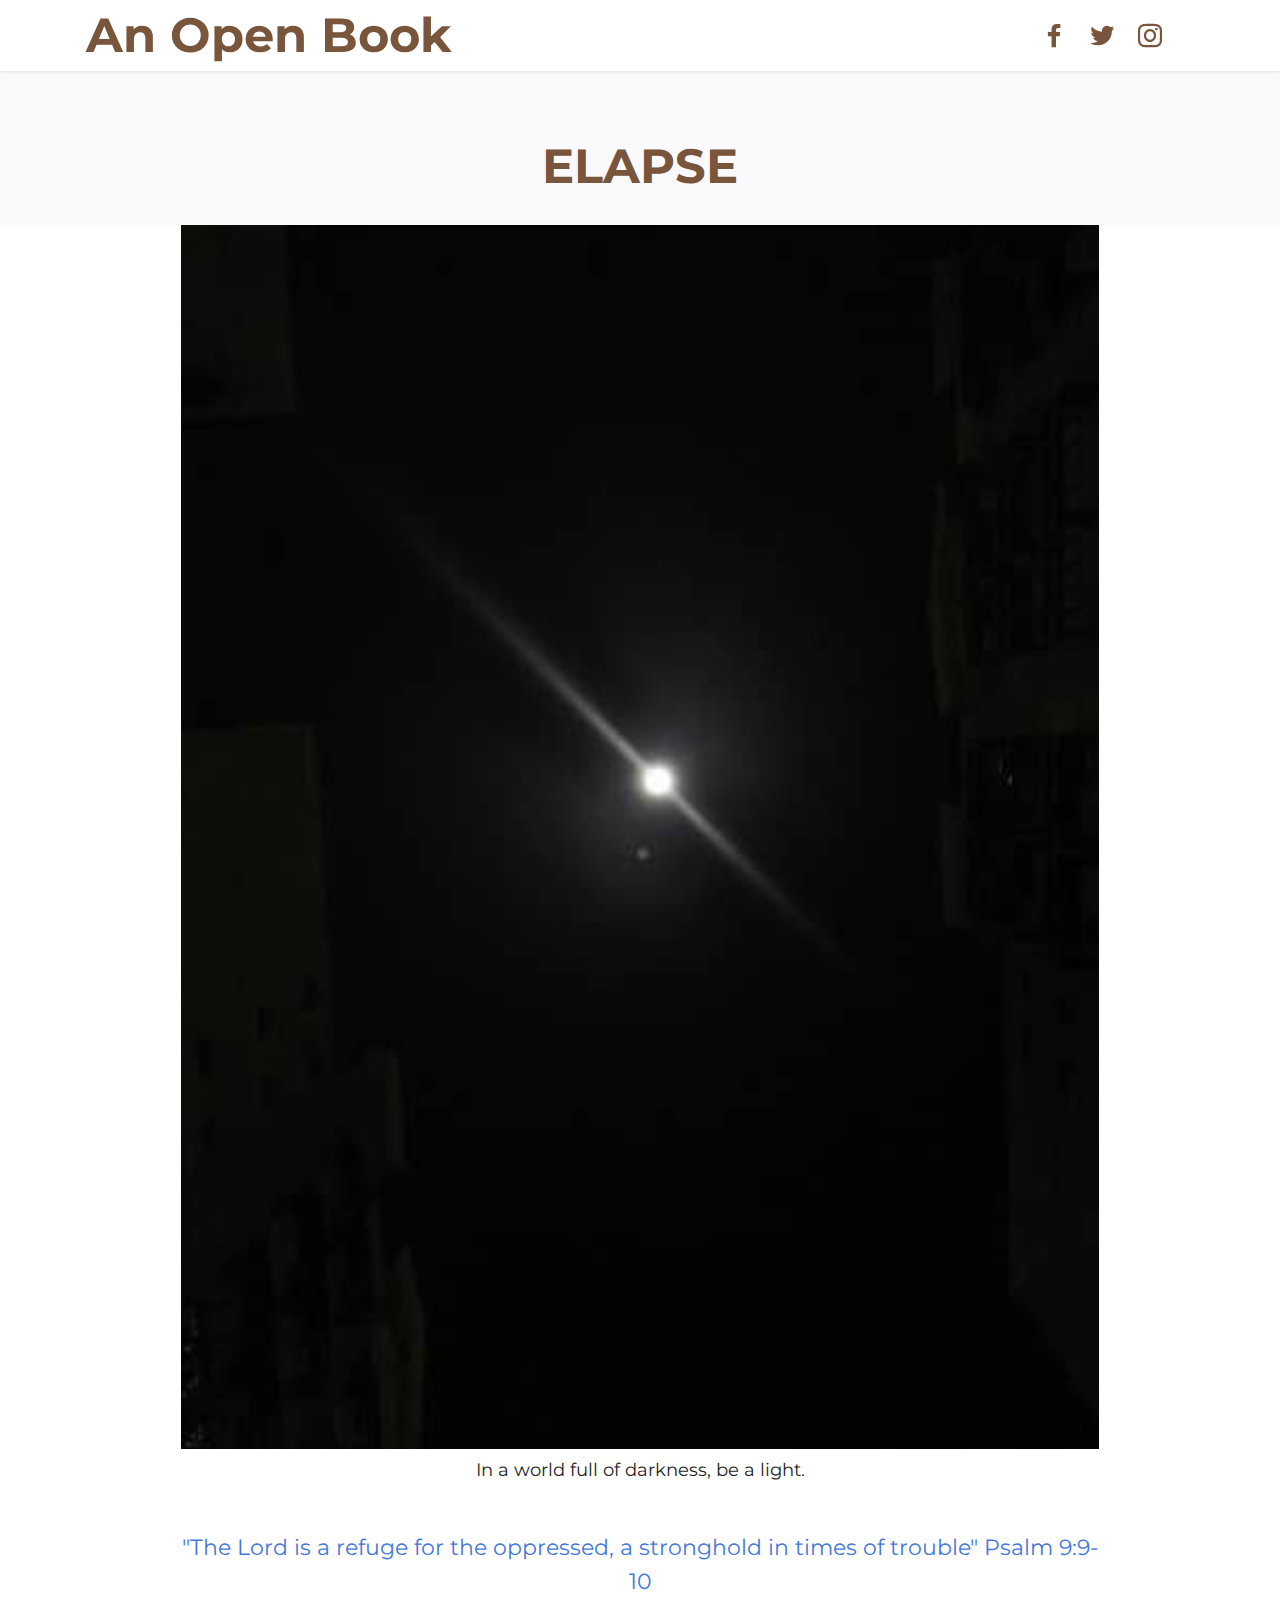
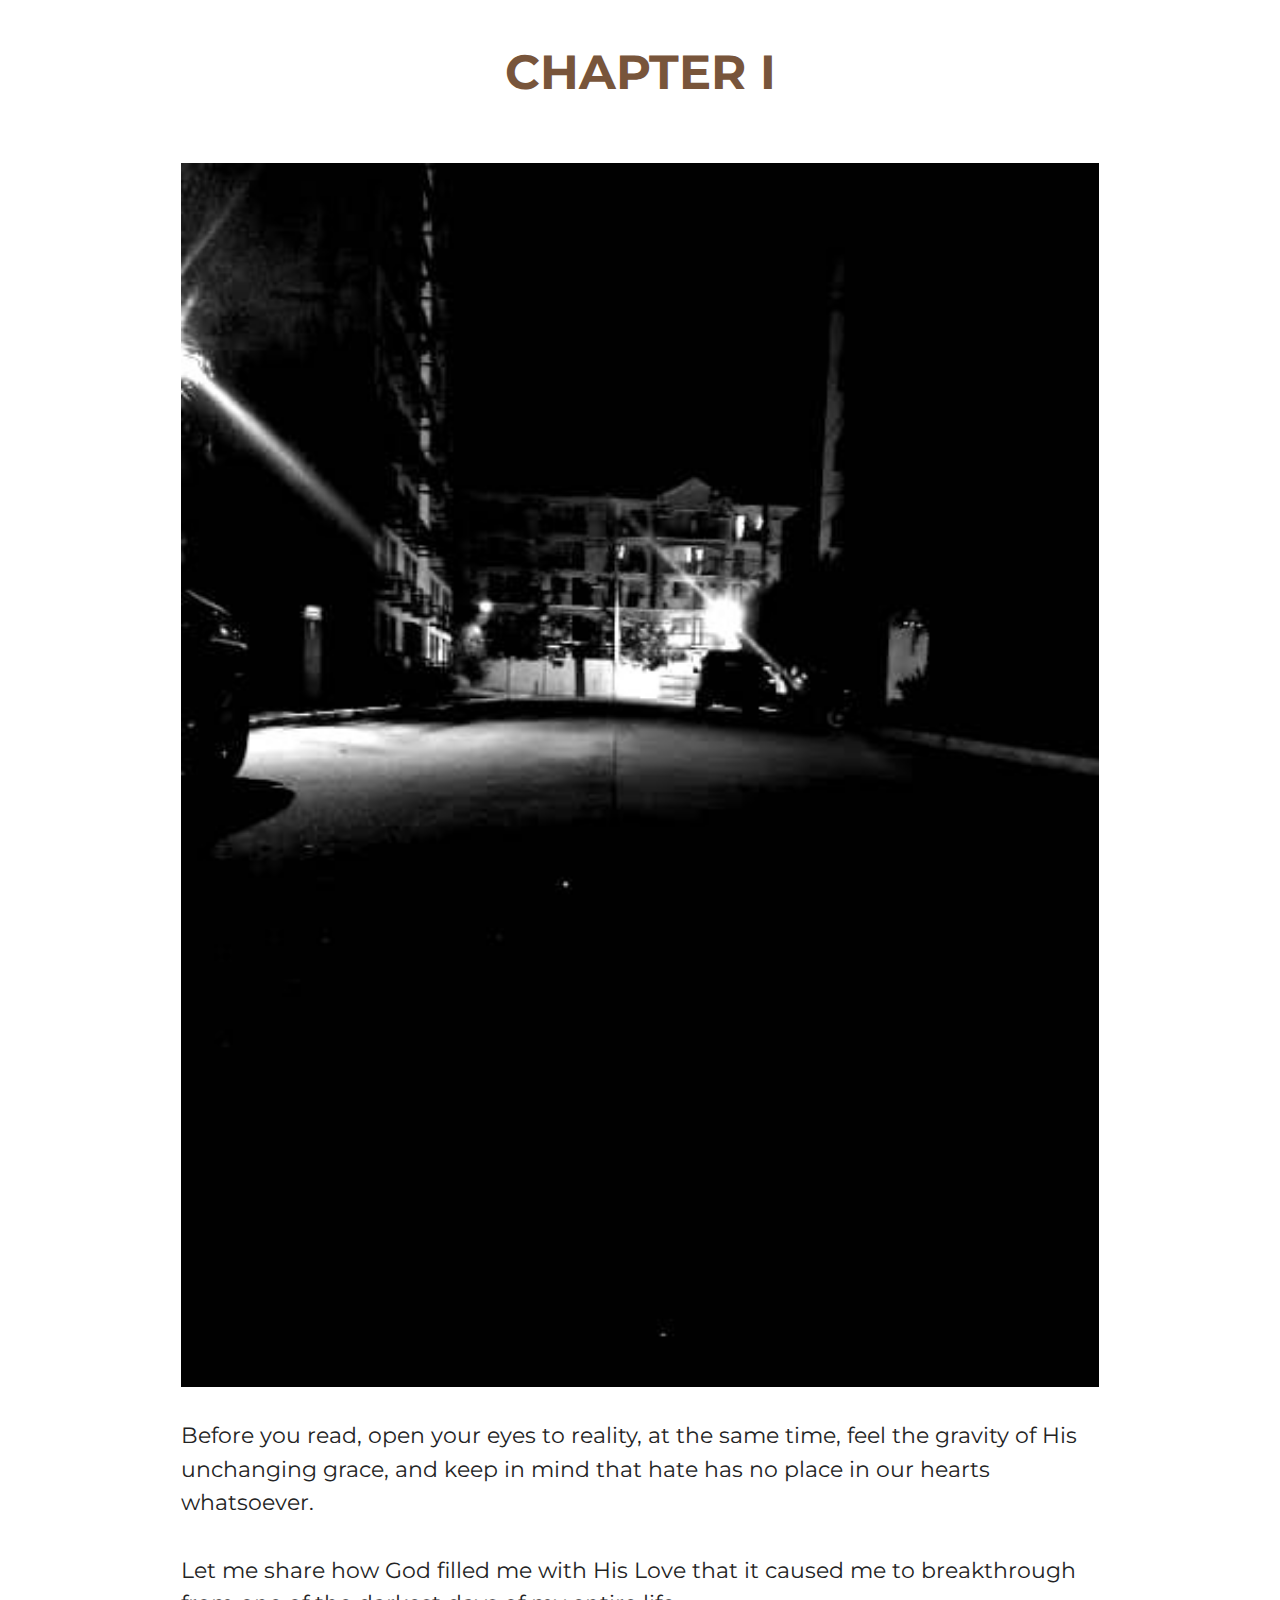
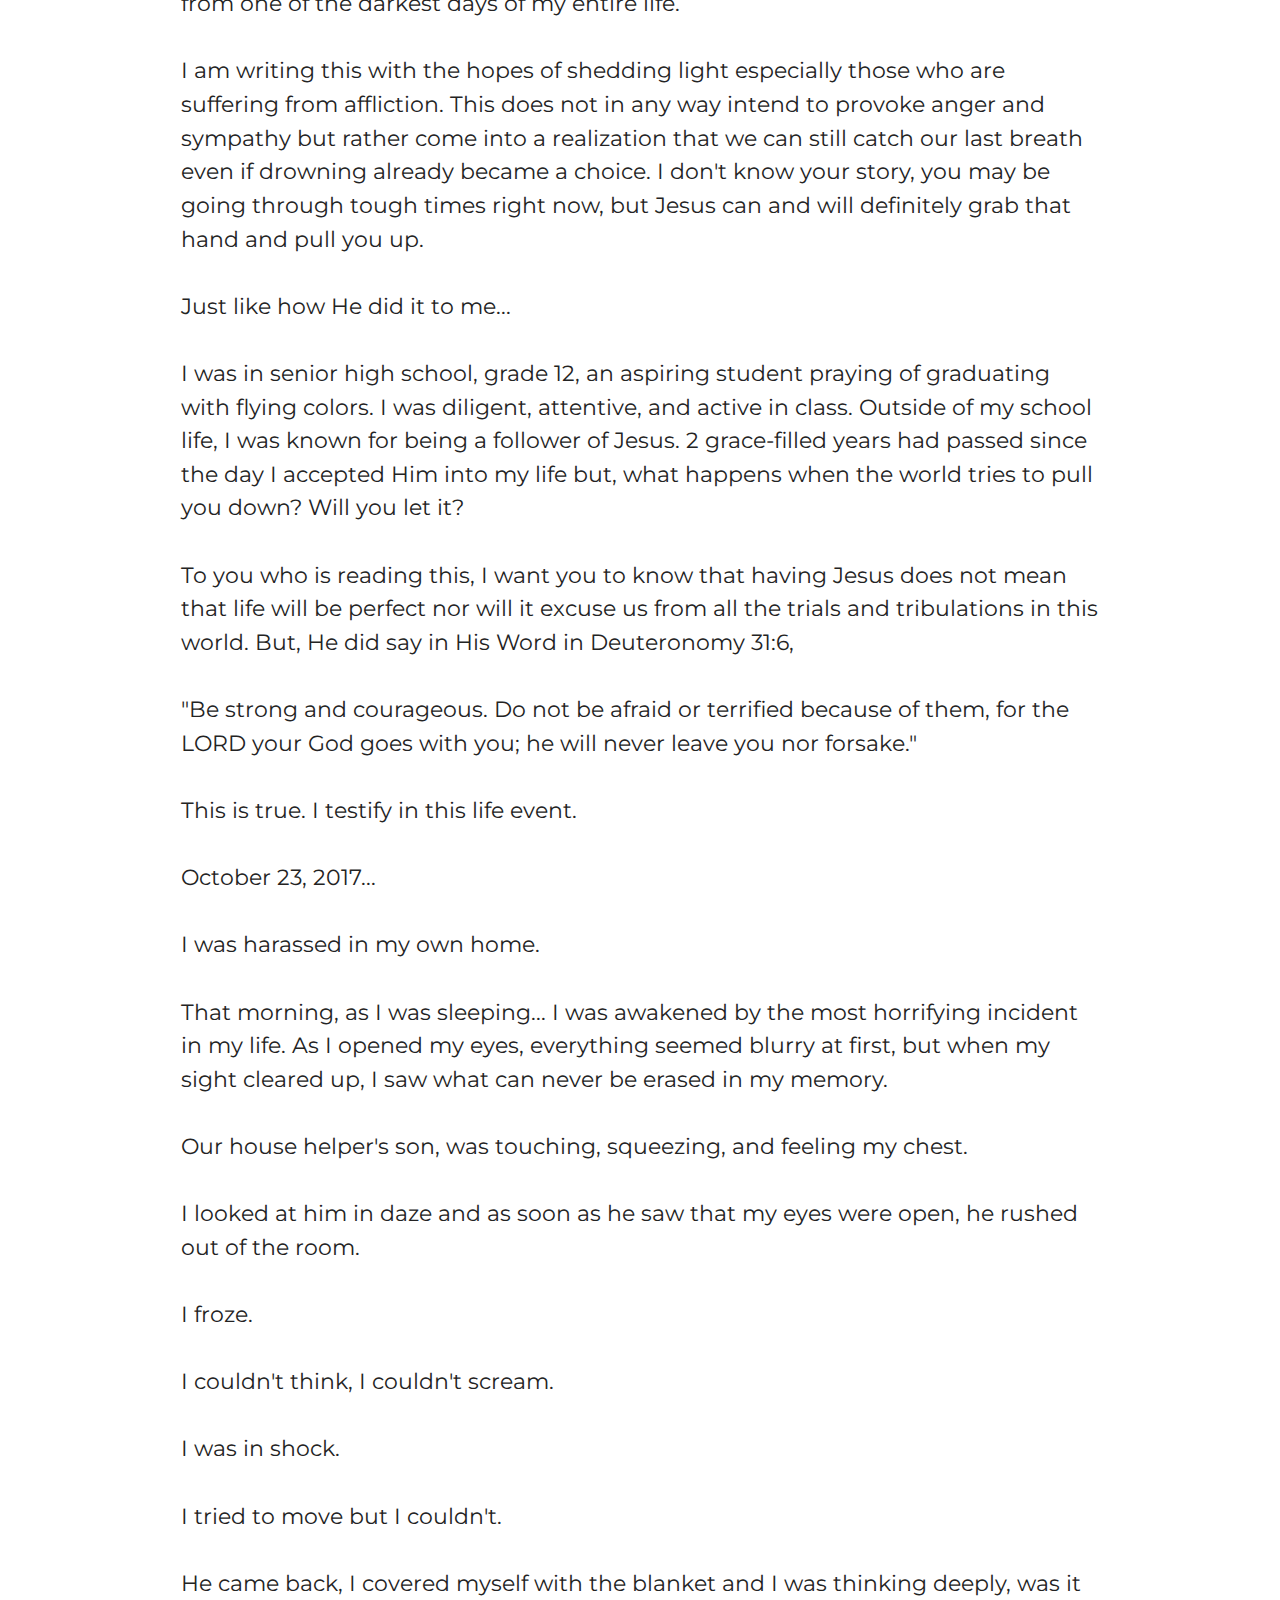
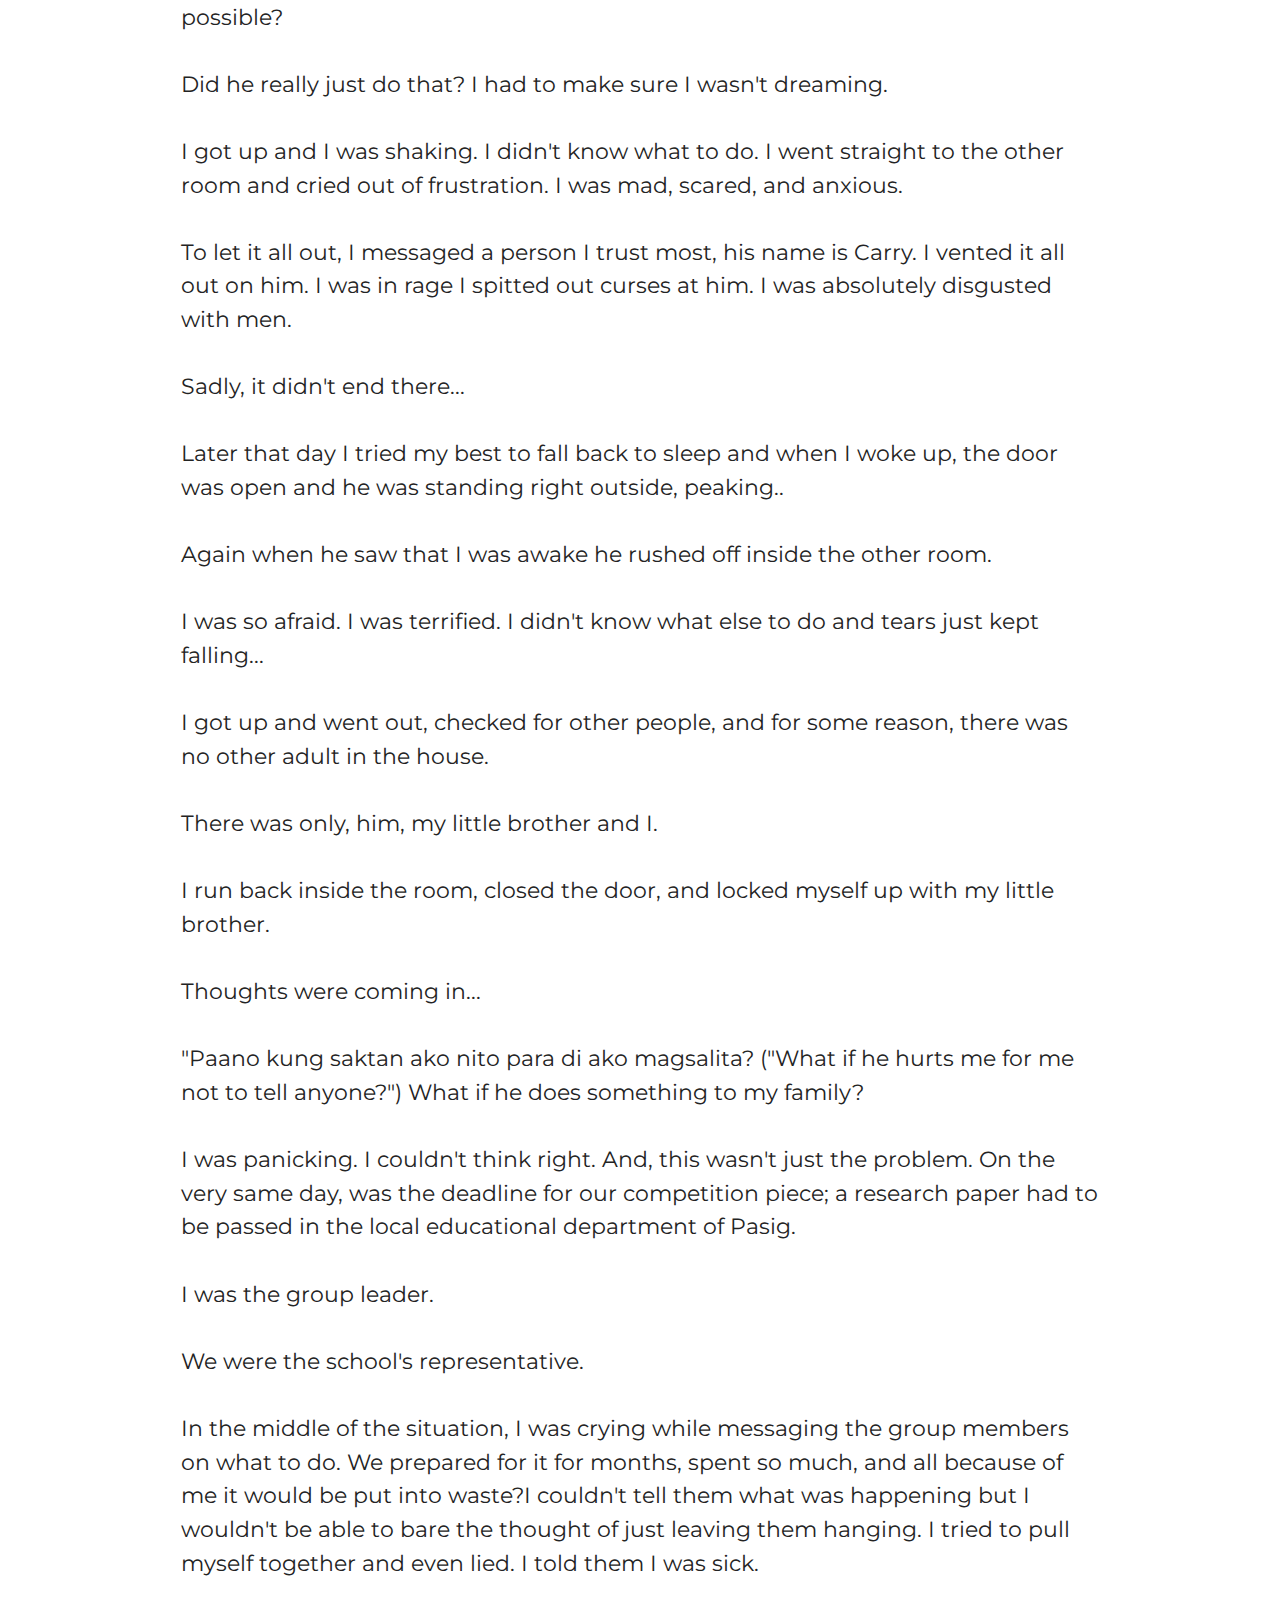
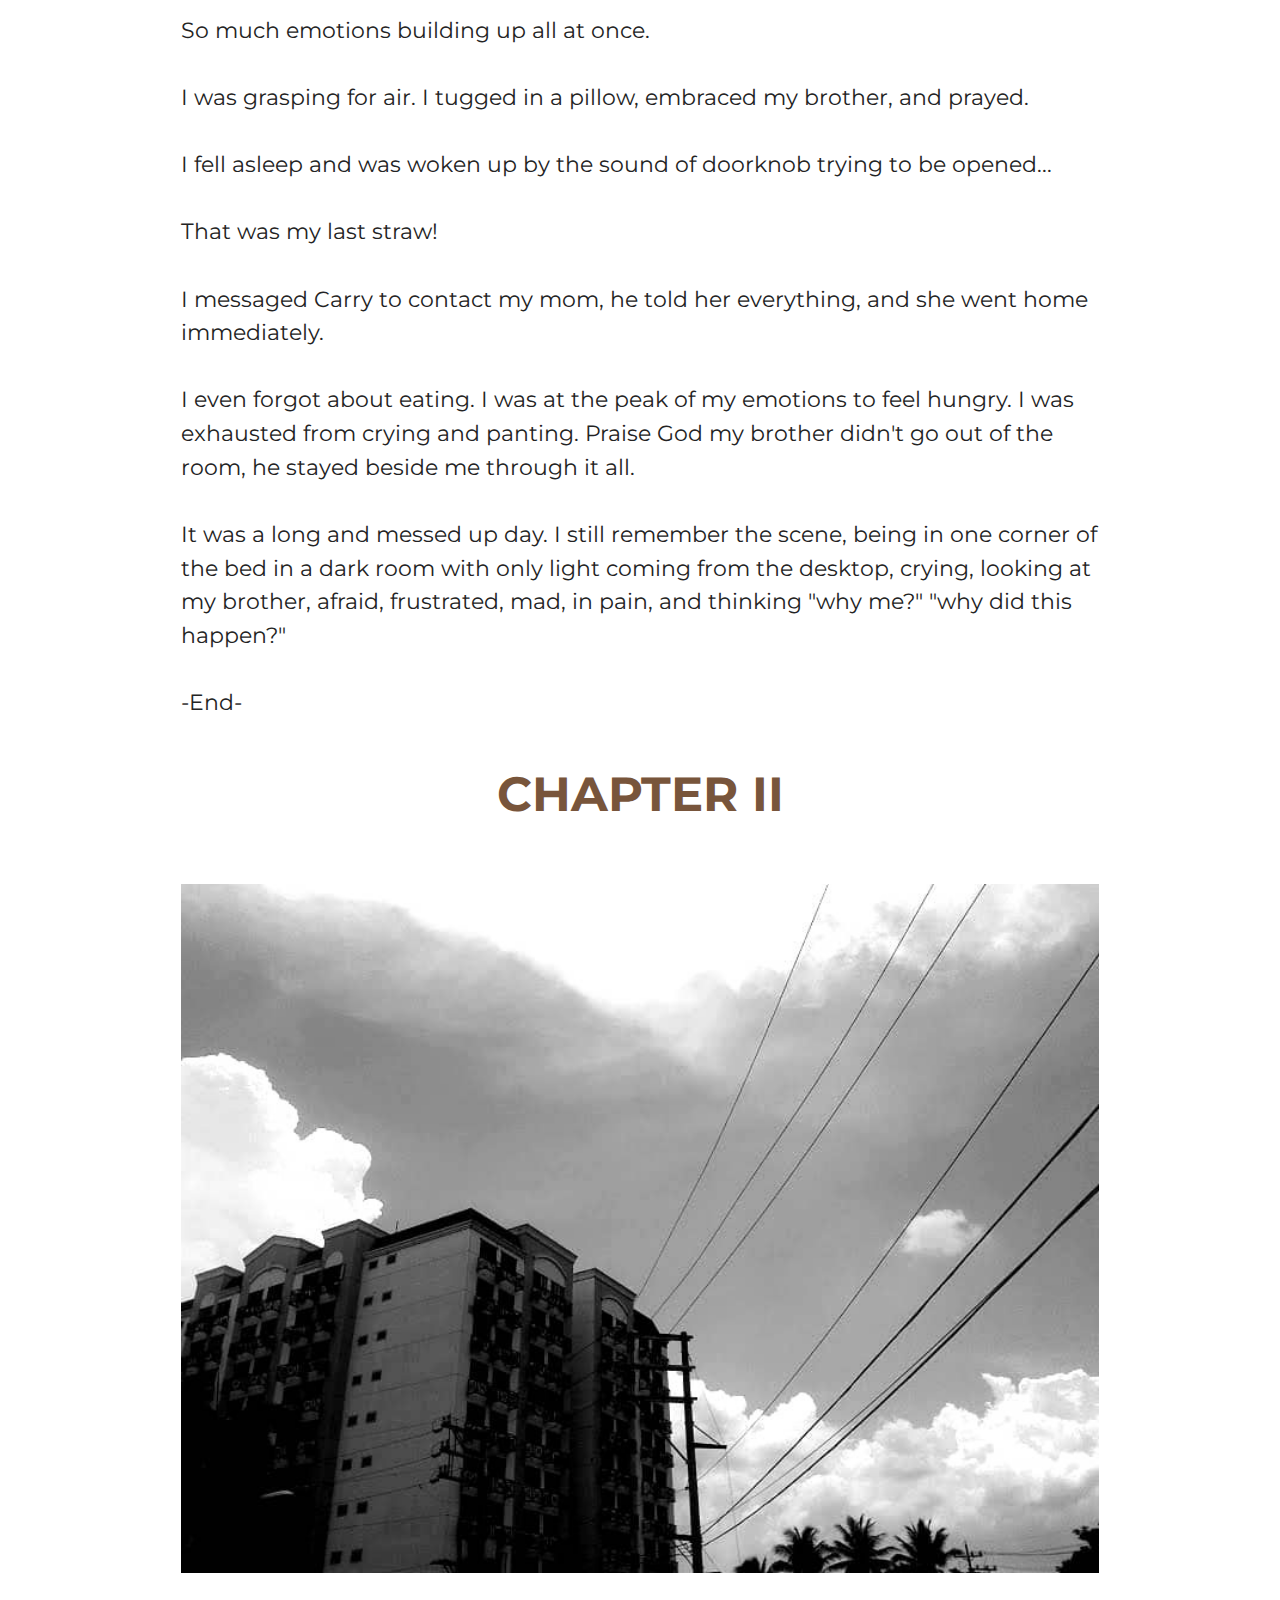
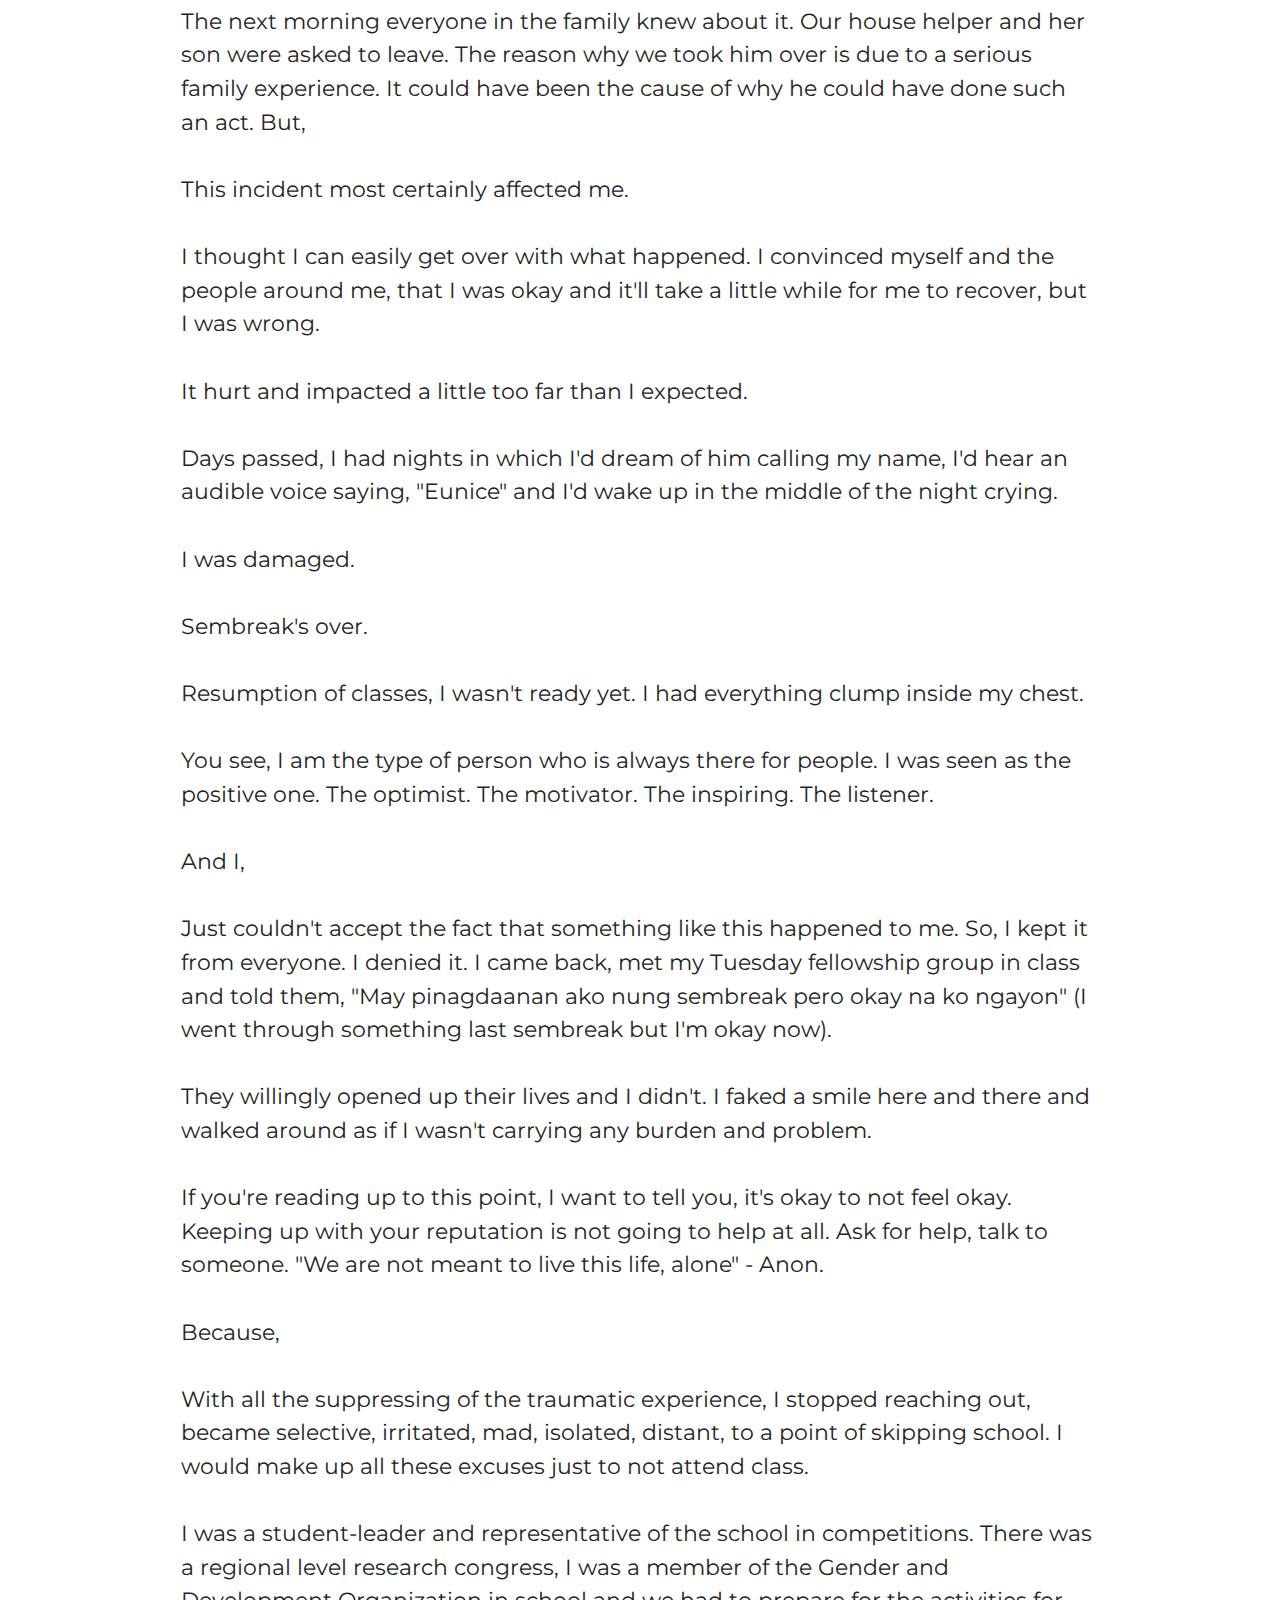
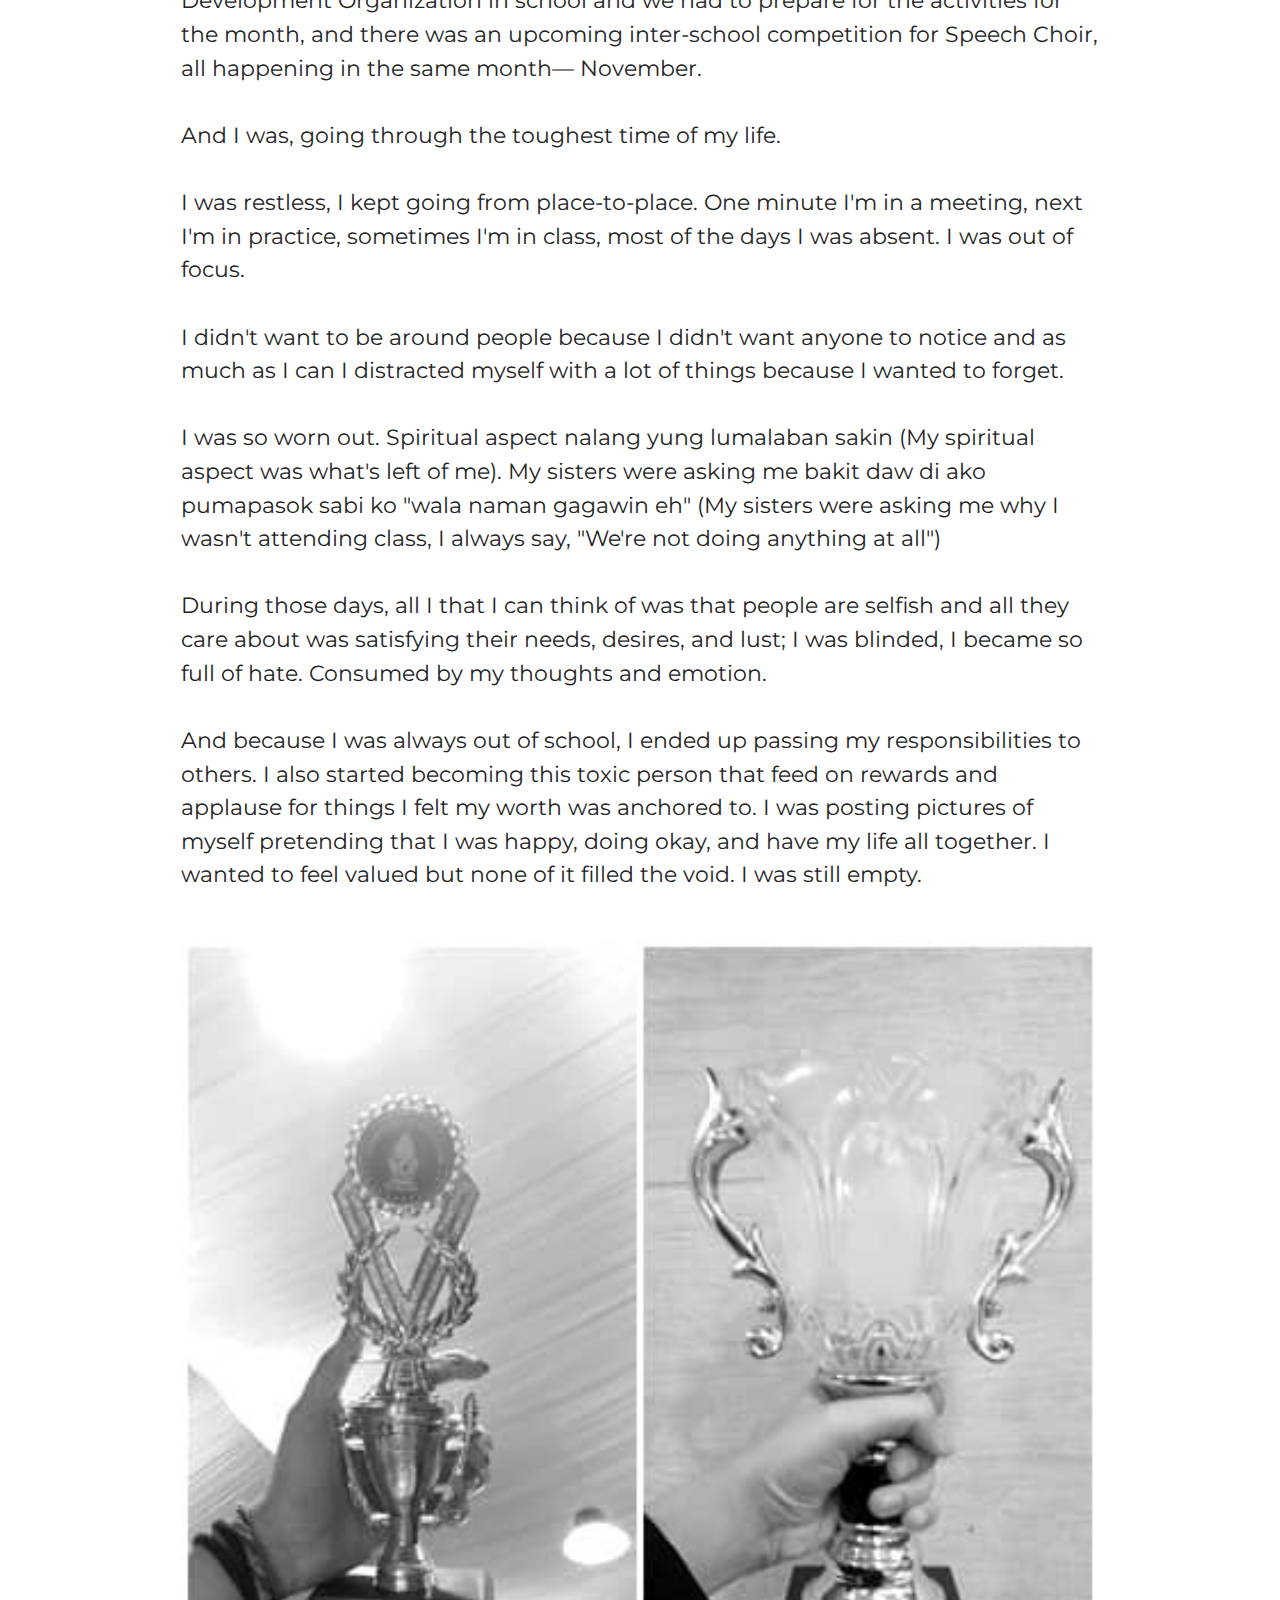
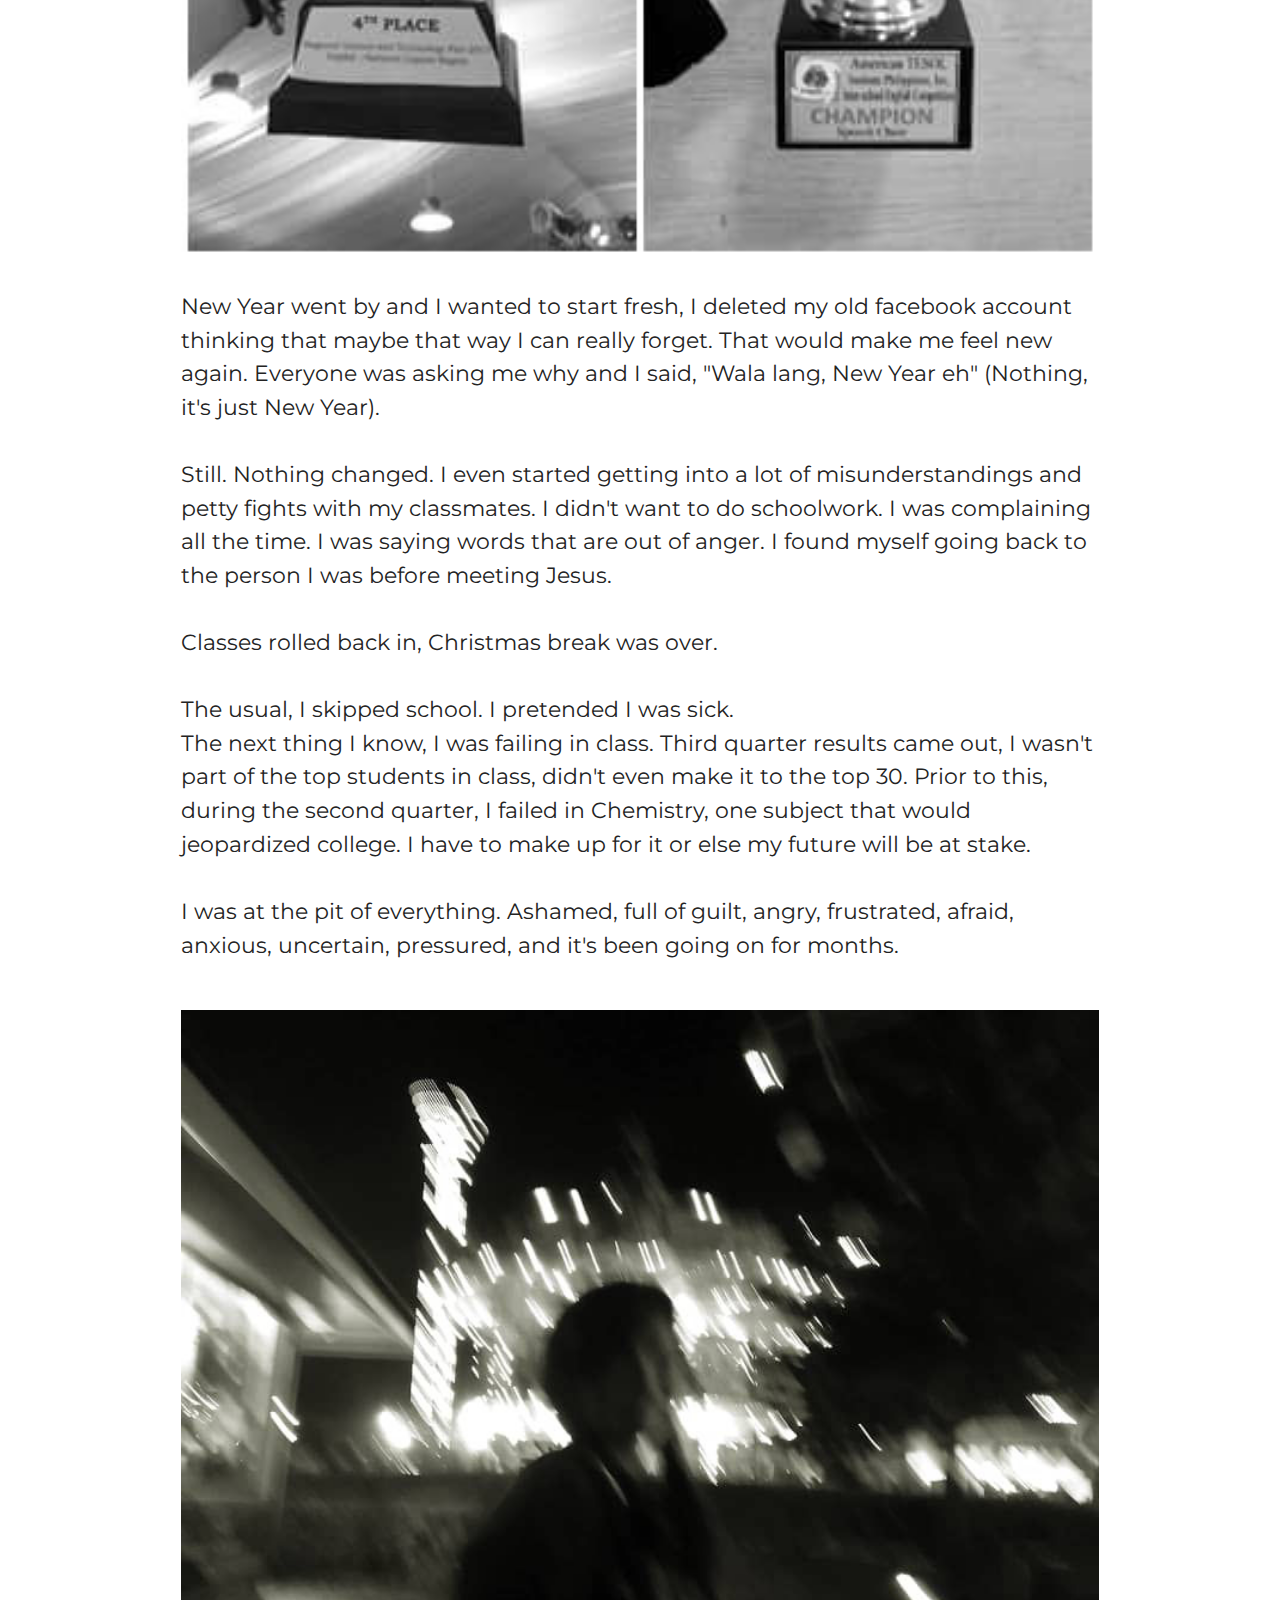
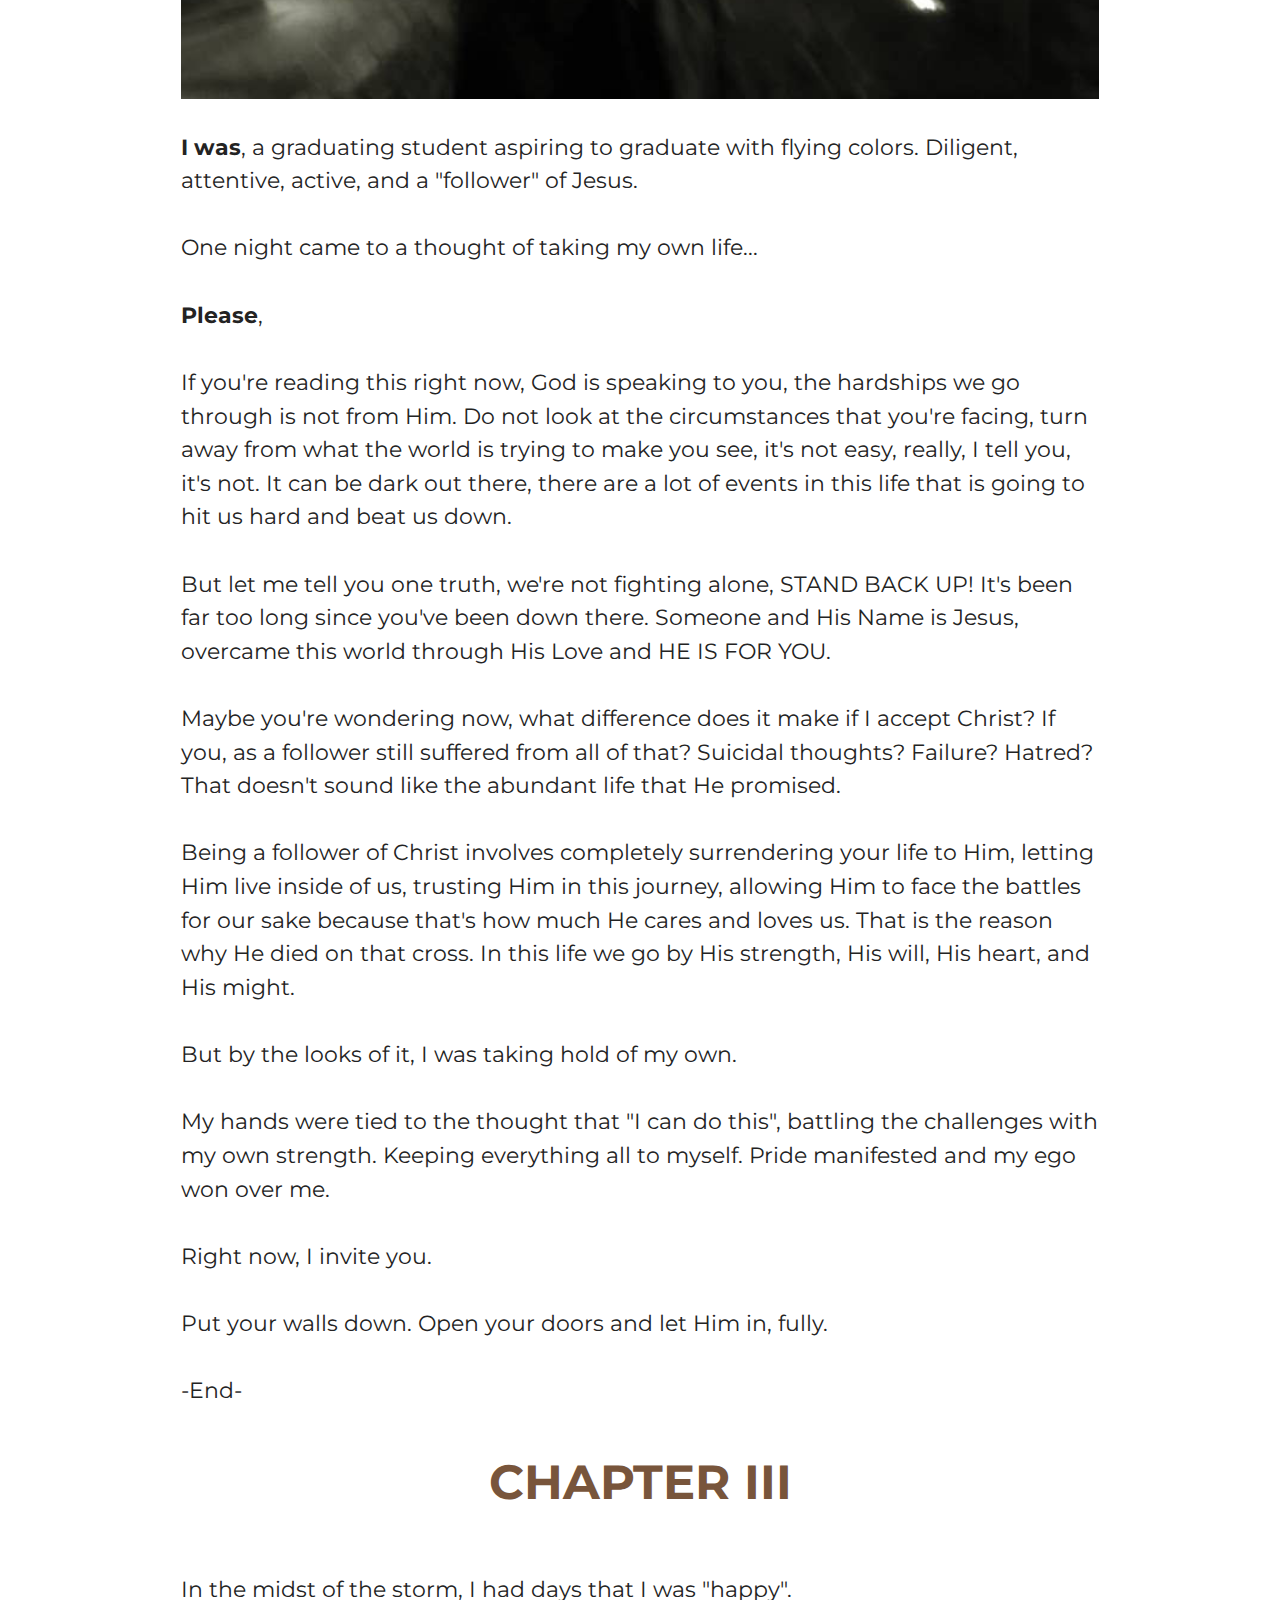
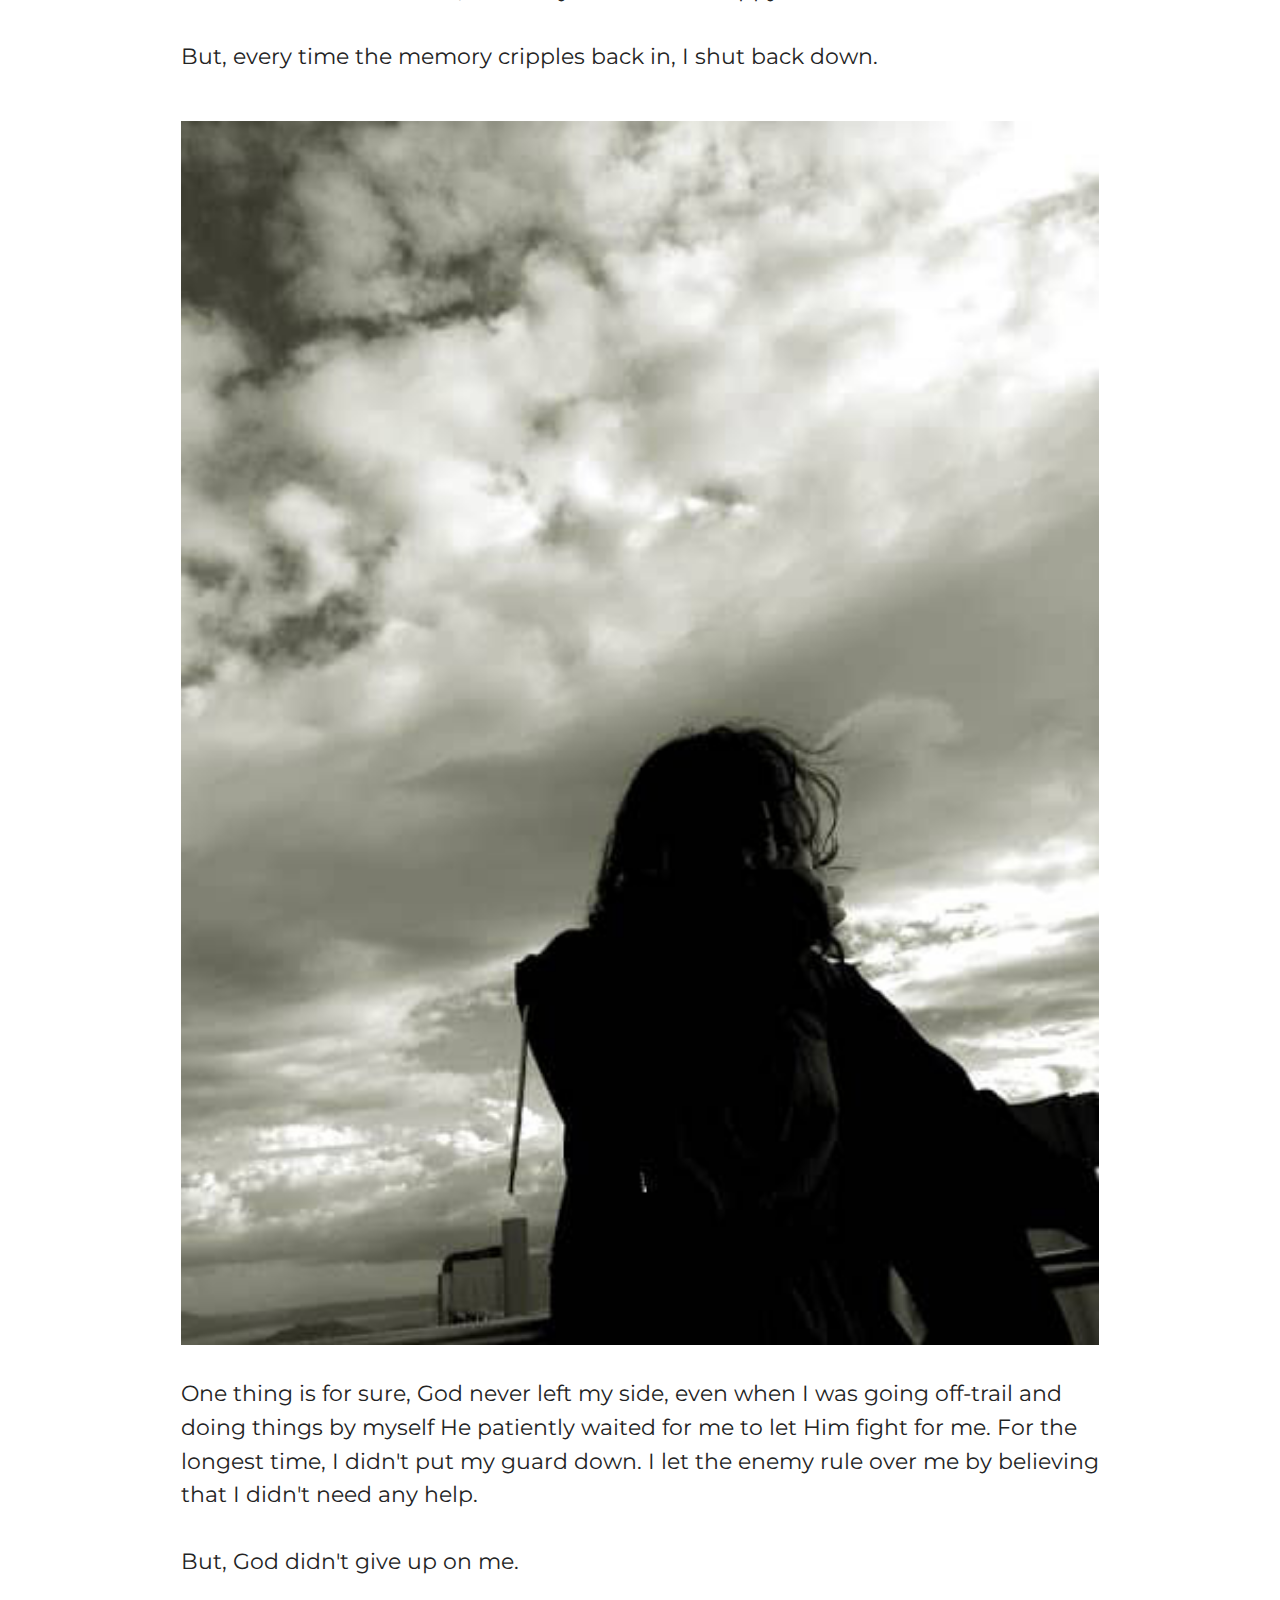
<file: page3.html>
<!DOCTYPE html>
<html  >
<head>
 
  <meta charset="UTF-8">
  <meta http-equiv="X-UA-Compatible" content="IE=edge">
  <meta name="generator" content="Mobirise v5.1.4, mobirise.com">
  <meta name="viewport" content="width=device-width, initial-scale=1, minimum-scale=1">
  <link rel="shortcut icon" href="assets/images/circle-cropped-1-128x128-1.png" type="image/x-icon">
  <meta name="description" content="">
  
  
  <title>ELAPSE</title>
  <link rel="stylesheet" href="assets/tether/tether.min.css">
  <link rel="stylesheet" href="assets/bootstrap/css/bootstrap.min.css">
  <link rel="stylesheet" href="assets/bootstrap/css/bootstrap-grid.min.css">
  <link rel="stylesheet" href="assets/bootstrap/css/bootstrap-reboot.min.css">
  <link rel="stylesheet" href="assets/socicon/css/styles.css">
  <link rel="stylesheet" href="assets/dropdown/css/style.css">
  <link rel="stylesheet" href="assets/theme/css/style.css">
  <link rel="preload" as="style" href="assets/mobirise/css/mbr-additional.css"><link rel="stylesheet" href="assets/mobirise/css/mbr-additional.css" type="text/css">
  
  
  
  
</head>
<body>
  
  <section class="menu menu3 cid-sc4ndcMfeV" once="menu" id="menu3-z">
    
    <nav class="navbar navbar-dropdown navbar-fixed-top navbar-expand-lg">
        <div class="container">
            <div class="navbar-brand">
                
                <span class="navbar-caption-wrap"><a class="navbar-caption text-primary display-2" href="index.html#header3-4">An Open Book</a></span>
            </div>
            <button class="navbar-toggler" type="button" data-toggle="collapse" data-target="#navbarSupportedContent" aria-controls="navbarNavAltMarkup" aria-expanded="false" aria-label="Toggle navigation">
                <div class="hamburger">
                    <span></span>
                    <span></span>
                    <span></span>
                    <span></span>
                </div>
            </button>
            <div class="collapse navbar-collapse" id="navbarSupportedContent">
                
                <div class="icons-menu">
                    <a class="iconfont-wrapper" href="page5.html" target="_blank">
                        <span class="p-2 mbr-iconfont socicon-facebook socicon"></span>
                    </a>
                    <a class="iconfont-wrapper" href="page5.html#header3-12" target="_blank">
                        <span class="p-2 mbr-iconfont socicon-twitter socicon"></span>
                    </a>
                    <a class="iconfont-wrapper" href="page5.html#header3-12" target="_blank">
                        <span class="p-2 mbr-iconfont socicon-instagram socicon"></span>
                    </a>
                    
                </div>
                
            </div>
        </div>
    </nav>
</section>

<section class="content4 cid-sdE1jGPpgh" id="content4-bm">
    
    
    <div class="container">
        <div class="row justify-content-center">
            <div class="title col-md-12 col-lg-10">
                <h3 class="mbr-section-title mbr-fonts-style align-center mb-4 display-2"><strong>ELAPSE</strong></h3>
                
                
            </div>
        </div>
    </div>
</section>

<section class="image3 cid-sc4gTxRnI2" id="image3-n">
    

    

    <div class="container">
        <div class="row justify-content-center">
            <div class="col-12 col-lg-10">
                <div class="image-wrapper">
                    <img src="assets/images/ela-432x576.jpg" alt="">
                    <p class="mbr-description mbr-fonts-style mt-2 align-center display-4">In a world full of darkness, be a light.</p>
                </div>
            </div>
        </div>
    </div>
</section>

<section class="content5 cid-sdA3okxWkA" id="content5-46">
    
    <div class="container">
        <div class="row justify-content-center">
            <div class="col-md-12 col-lg-10">
                
                
                <p class="mbr-text mbr-fonts-style display-7">"The Lord is a refuge for the oppressed, a stronghold in times of trouble" Psalm 9:9-10</p>
            </div>
        </div>
    </div>
</section>

<section class="content4 cid-sdA3ymGvMX" id="content4-47">
    
    
    <div class="container">
        <div class="row justify-content-center">
            <div class="title col-md-12 col-lg-10">
                <h3 class="mbr-section-title mbr-fonts-style align-center mb-4 display-2"><strong>CHAPTER I</strong></h3>
                
                
            </div>
        </div>
    </div>
</section>

<section class="image3 cid-sdA3ES3QuZ" id="image3-48">
    

    

    <div class="container">
        <div class="row justify-content-center">
            <div class="col-12 col-lg-10">
                <div class="image-wrapper">
                    <img src="assets/images/ela1-432x576.jpg" alt="">
                    
                </div>
            </div>
        </div>
    </div>
</section>

<section class="content5 cid-sdA43PB3vc" id="content5-49">
    
    <div class="container">
        <div class="row justify-content-center">
            <div class="col-md-12 col-lg-10">
                
                
                <p class="mbr-text mbr-fonts-style display-7">Before you read, open your eyes to reality, at the same time, feel the gravity of His unchanging grace, and keep in mind that hate has no place in our hearts whatsoever.<br><br>Let me share how God filled me with His Love that it caused me to breakthrough from one of the darkest days of my entire life.<br><br>I am writing this with the hopes of shedding light especially those who are suffering from affliction. This does not in any way intend to provoke anger and sympathy but rather come into a realization that we can still catch our last breath even if drowning already became a choice. I don't know your story, you may be going through tough times right now, but Jesus can and will definitely grab that hand and pull you up.<br><br>Just like how He did it to me...<br><br>I was in senior high school, grade 12, an aspiring student praying of graduating with flying colors. I was diligent, attentive, and active in class. Outside of my school life, I was known for being a follower of Jesus. 2 grace-filled years had passed since the day I accepted Him into my life but, what happens when the world tries to pull you down? Will you let it?<br><br>To you who is reading this, I want you to know that having Jesus does not mean that life will be perfect nor will it excuse us from all the trials and tribulations in this world. But, He did say in His Word in Deuteronomy 31:6,<br><br>"Be strong and courageous. Do not be afraid or terrified because of them, for the LORD your God goes with you; he will never leave you nor forsake."<br><br>This is true. I testify in this life event.<br><br>October 23, 2017...<br><br>I was harassed in my own home.<br><br>That morning, as I was sleeping... I was awakened by the most horrifying incident in my life. As I opened my eyes, everything seemed blurry at first, but when my sight cleared up, I saw what can never be erased in my memory.<br><br>Our house helper's son, was touching, squeezing, and feeling my chest.<br><br>I looked at him in daze and as soon as he saw that my eyes were open, he rushed out of the room.<br><br>I froze.<br><br>I couldn't think, I couldn't scream.<br><br>I was in shock.<br><br>I tried to move but I couldn't.<br><br>He came back, I covered myself with the blanket and I was thinking deeply, was it possible?<br><br>Did he really just do that? I had to make sure I wasn't dreaming.<br><br>I got up and I was shaking. I didn't know what to do. I went straight to the other room and cried out of frustration. I was mad, scared, and anxious.<br><br>To let it all out, I messaged a person I trust most, his name is Carry. I vented it all out on him. I was in rage I spitted out curses at him. I was absolutely disgusted with men.<br><br>Sadly, it didn't end there...<br><br>Later that day I tried my best to fall back to sleep and when I woke up, the door was open and he was standing right outside, peaking..<br><br>Again when he saw that I was awake he rushed off inside the other room.<br><br>I was so afraid. I was terrified. I didn't know what else to do and tears just kept falling...<br><br>I got up and went out, checked for other people, and for some reason, there was no other adult in the house.<br><br>There was only, him, my little brother and I.<br><br>I run back inside the room, closed the door, and locked myself up with my little brother.<br><br>Thoughts were coming in...<br><br>"Paano kung saktan ako nito para di ako magsalita? ("What if he hurts me for me not to tell anyone?") What if he does something to my family?<br><br>I was panicking. I couldn't think right. And, this wasn't just the problem. On the very same day, was the deadline for our competition piece; a research paper had to be passed in the local educational department of Pasig.<br><br>I was the group leader.<br><br>We were the school's representative.<br><br>In the middle of the situation, I was crying while messaging the group members on what to do. We prepared for it for months, spent so much, and all because of me it would be put into waste?I couldn't tell them what was happening but I wouldn't be able to bare the thought of just leaving them hanging. I tried to pull myself together and even lied. I told them I was sick.<br><br>So much emotions building up all at once.<br><br>I was grasping for air. I tugged in a pillow, embraced my brother, and prayed.<br><br>I fell asleep and was woken up by the sound of doorknob trying to be opened...<br><br>That was my last straw!<br><br>I messaged Carry to contact my mom, he told her everything, and she went home immediately.<br><br>I even forgot about eating. I was at the peak of my emotions to feel hungry. I was exhausted from crying and panting. Praise God my brother didn't go out of the room, he stayed beside me through it all.<br><br>It was a long and messed up day. I still remember the scene, being in one corner of the bed in a dark room with only light coming from the desktop, crying, looking at my brother, afraid, frustrated, mad, in pain, and thinking "why me?" "why did this happen?"<br><br>-End-</p>
            </div>
        </div>
    </div>
</section>

<section class="content4 cid-sdA4ag9cg3" id="content4-4b">
    
    
    <div class="container">
        <div class="row justify-content-center">
            <div class="title col-md-12 col-lg-10">
                <h3 class="mbr-section-title mbr-fonts-style align-center mb-4 display-2"><strong>CHAPTER II</strong></h3>
                
                
            </div>
        </div>
    </div>
</section>

<section class="image3 cid-sdA4hRlMZ5" id="image3-4c">
    

    

    <div class="container">
        <div class="row justify-content-center">
            <div class="col-12 col-lg-10">
                <div class="image-wrapper">
                    <img src="assets/images/ela2-768x576.jpg" alt="">
                    
                </div>
            </div>
        </div>
    </div>
</section>

<section class="content5 cid-sdA4Ff13ta" id="content5-4d">
    
    <div class="container">
        <div class="row justify-content-center">
            <div class="col-md-12 col-lg-10">
                
                
                <p class="mbr-text mbr-fonts-style display-7">The next morning everyone in the family knew about it. Our house helper and her son were asked to leave. The reason why we took him over is due to a serious family experience. It could have been the cause of why he could have done such an act. But,<br><br>This incident most certainly affected me.<br><br>I thought I can easily get over with what happened. I convinced myself and the people around me, that I was okay and it'll take a little while for me to recover, but I was wrong.<br><br>It hurt and impacted a little too far than I expected.<br><br>Days passed, I had nights in which I'd dream of him calling my name, I'd hear an audible voice saying, "Eunice" and I'd wake up in the middle of the night crying.<br><br>I was damaged.<br><br>Sembreak's over.<br><br>Resumption of classes, I wasn't ready yet. I had everything clump inside my chest.<br><br>You see, I am the type of person who is always there for people. I was seen as the positive one. The optimist. The motivator. The inspiring. The listener.<br><br>And I,<br><br>Just couldn't accept the fact that something like this happened to me. So, I kept it from everyone. I denied it. I came back, met my Tuesday fellowship group in class and told them, "May pinagdaanan ako nung sembreak pero okay na ko ngayon" (I went through something last sembreak but I'm okay now).<br><br>They willingly opened up their lives and I didn't. I faked a smile here and there and walked around as if I wasn't carrying any burden and problem.<br><br>If you're reading up to this point, I want to tell you, it's okay to not feel okay. Keeping up with your reputation is not going to help at all. Ask for help, talk to someone. "We are not meant to live this life, alone" - Anon.<br><br>Because,<br><br>With all the suppressing of the traumatic experience, I stopped reaching out, became selective, irritated, mad, isolated, distant, to a point of skipping school. I would make up all these excuses just to not attend class.<br><br>I was a student-leader and representative of the school in competitions. There was a regional level research congress, I was a member of the Gender and Development Organization in school and we had to prepare for the activities for the month, and there was an upcoming inter-school competition for Speech Choir, all happening in the same month— November.<br><br>And I was, going through the toughest time of my life.<br><br>I was restless, I kept going from place-to-place. One minute I'm in a meeting, next I'm in practice, sometimes I'm in class, most of the days I was absent. I was out of focus.<br><br>I didn't want to be around people because I didn't want anyone to notice and as much as I can I distracted myself with a lot of things because I wanted to forget.<br><br>I was so worn out. Spiritual aspect nalang yung lumalaban sakin (My spiritual aspect was what's left of me). My sisters were asking me bakit daw di ako pumapasok sabi ko "wala naman gagawin eh" (My sisters were asking me why I wasn't attending class, I always say, "We're not doing anything at all")<br><br>During those days, all I that I can think of was that people are selfish and all they care about was satisfying their needs, desires, and lust; I was blinded, I became so full of hate. Consumed by my thoughts and emotion.<br><br>And because I was always out of school, I ended up passing my responsibilities to others. I also started becoming this toxic person that feed on rewards and applause for things I felt my worth was anchored to. I was posting pictures of myself pretending that I was happy, doing okay, and have my life all together. I wanted to feel valued but none of it filled the void. I was still empty.</p>
            </div>
        </div>
    </div>
</section>

<section class="image3 cid-sdA583YRdj" id="image3-4e">
    

    

    <div class="container">
        <div class="row justify-content-center">
            <div class="col-12 col-lg-10">
                <div class="image-wrapper">
                    <img src="assets/images/ela3-403x403.jpg" alt="">
                    
                </div>
            </div>
        </div>
    </div>
</section>

<section class="content5 cid-sdA5kKoryM" id="content5-4f">
    
    <div class="container">
        <div class="row justify-content-center">
            <div class="col-md-12 col-lg-10">
                
                
                <p class="mbr-text mbr-fonts-style display-7">New Year went by and I wanted to start fresh, I deleted my old facebook account thinking that maybe that way I can really forget. That would make me feel new again. Everyone was asking me why and I said, "Wala lang, New Year eh" (Nothing, it's just New Year).<br><br>Still. Nothing changed. I even started getting into a lot of misunderstandings and petty fights with my classmates. I didn't want to do schoolwork. I was complaining all the time. I was saying words that are out of anger. I found myself going back to the person I was before meeting Jesus.<br><br>Classes rolled back in, Christmas break was over.<br><br>The usual, I skipped school. I pretended I was sick.<br>The next thing I know, I was failing in class. Third quarter results came out, I wasn't part of the top students in class, didn't even make it to the top 30. Prior to this, during the second quarter, I failed in Chemistry, one subject that would jeopardized college. I have to make up for it or else my future will be at stake.<br><br>I was at the pit of everything. Ashamed, full of guilt, angry, frustrated, afraid, anxious, uncertain, pressured, and it's been going on for months.</p>
            </div>
        </div>
    </div>
</section>

<section class="image3 cid-sdA5shaL6Q" id="image3-4g">
    

    

    <div class="container">
        <div class="row justify-content-center">
            <div class="col-12 col-lg-10">
                <div class="image-wrapper">
                    <img src="assets/images/ela4-768x576.jpg" alt="">
                    
                </div>
            </div>
        </div>
    </div>
</section>

<section class="content5 cid-sdA5PPahk0" id="content5-4h">
    
    <div class="container">
        <div class="row justify-content-center">
            <div class="col-md-12 col-lg-10">
                
                
                <p class="mbr-text mbr-fonts-style display-7"><strong>I was</strong>, a graduating student aspiring to graduate with flying colors. Diligent, attentive, active, and a "follower" of Jesus.<br><br>One night came to a thought of taking my own life...<br><br><strong>Please</strong>,<br><br>If you're reading this right now, God is speaking to you, the hardships we go through is not from Him. Do not look at the circumstances that you're facing, turn away from what the world is trying to make you see, it's not easy, really, I tell you, it's not. It can be dark out there, there are a lot of events in this life that is going to hit us hard and beat us down.<br><br>But let me tell you one truth, we're not fighting alone, STAND BACK UP! It's been far too long since you've been down there. Someone and His Name is Jesus, overcame this world through His Love and HE IS FOR YOU.<br><br>Maybe you're wondering now, what difference does it make if I accept Christ? If you, as a follower still suffered from all of that? Suicidal thoughts? Failure? Hatred? That doesn't sound like the abundant life that He promised.<br><br>Being a follower of Christ involves completely surrendering your life to Him, letting Him live inside of us, trusting Him in this journey, allowing Him to face the battles for our sake because that's how much He cares and loves us. That is the reason why He died on that cross. In this life we go by His strength, His will, His heart, and His might.<br><br>But by the looks of it, I was taking hold of my own.<br><br>My hands were tied to the thought that "I can do this", battling the challenges with my own strength. Keeping everything all to myself. Pride manifested and my ego won over me.<br><br>Right now, I invite you.<br><br>Put your walls down. Open your doors and let Him in, fully.<br><br>-End-</p>
            </div>
        </div>
    </div>
</section>

<section class="content4 cid-sdA64Wh8JM" id="content4-4i">
    
    
    <div class="container">
        <div class="row justify-content-center">
            <div class="title col-md-12 col-lg-10">
                <h3 class="mbr-section-title mbr-fonts-style align-center mb-4 display-2"><strong>CHAPTER III</strong></h3>
                
                
            </div>
        </div>
    </div>
</section>

<section class="content5 cid-sdA6mrBd9F" id="content5-4j">
    
    <div class="container">
        <div class="row justify-content-center">
            <div class="col-md-12 col-lg-10">
                
                
                <p class="mbr-text mbr-fonts-style display-7">In the midst of the storm, I had days that I was "happy".<br><br>But, every time the memory cripples back in, I shut back down.</p>
            </div>
        </div>
    </div>
</section>

<section class="image3 cid-sdA6tg3yFA" id="image3-4k">
    

    

    <div class="container">
        <div class="row justify-content-center">
            <div class="col-12 col-lg-10">
                <div class="image-wrapper">
                    <img src="assets/images/ela5-432x576.jpg" alt="">
                    
                </div>
            </div>
        </div>
    </div>
</section>

<section class="content5 cid-sdA6RVSMM7" id="content5-4l">
    
    <div class="container">
        <div class="row justify-content-center">
            <div class="col-md-12 col-lg-10">
                
                
                <p class="mbr-text mbr-fonts-style display-7">One thing is for sure, God never left my side, even when I was going off-trail and doing things by myself He patiently waited for me to let Him fight for me. For the longest time, I didn't put my guard down. I let the enemy rule over me by believing that I didn't need any help.<br><br>But, God didn't give up on me.<br><br>He continued to pursue me. He kept on reminding me of how much He loves me, of how much He wanted to get me out of the situation that was not meant for me.<br><br>He revealed Himself in people.<br><br>The very ones that I isolated myself from. The ones I tried to run away from. Distanced myself from.<br><br>He never stopped and He's not going to stop until He sees you running back towards Him.<br><br>You are His child.<br><br>Do you believe that?<br><br>...<br><br>My mom closely monitored me, she wanted to take me to a psychologist but, I refused when I should have went. I knew I needed one but I was thinking "Kaya ko to" ("I can do it").<br><br>Seek help, there's nothing to be ashamed about it. If you know you need wisdom outside yourself, go please? They are there for a reason. They are there to guide you into releasing what's inside of you.<br><br>My dad called and spoke words of encouragement over me. He knew exactly what to say.<br><br>My sister ate Chee, counselled me and shared her own experience. She was threatened of beind raped by a neighbor when she was around 11 years old. She couldn't step out of the house like me she was traumatized. She gradually got over it as time passed by. She told me I will to.<br><br>My eldest sister, ate Zee, knows how much I love travelling so she took us out on a spontaneous, trip to San Juan, La Union. She took me out of the house as far as possible. I saw how concerned she was that the moment I went near the shore she was right beside me and said, "This is for you, okay?"</p>
            </div>
        </div>
    </div>
</section>

<section class="image3 cid-sdA7elzRsY" id="image3-4m">
    

    

    <div class="container">
        <div class="row justify-content-center">
            <div class="col-12 col-lg-10">
                <div class="image-wrapper">
                    <img src="assets/images/ela6-540x535.png" alt="">
                    
                </div>
            </div>
        </div>
    </div>
</section>

<section class="content5 cid-sdA7f8UC0o" id="content5-4n">
    
    <div class="container">
        <div class="row justify-content-center">
            <div class="col-md-12 col-lg-10">
                
                
                <p class="mbr-text mbr-fonts-style display-7">
                    November 19, 2017,</p>
            </div>
        </div>
    </div>
</section>

<section class="image3 cid-sdA7fPLMEv" id="image3-4o">
    

    

    <div class="container">
        <div class="row justify-content-center">
            <div class="col-12 col-lg-10">
                <div class="image-wrapper">
                    <img src="assets/images/ela7-768x576.jpg" alt="">
                    
                </div>
            </div>
        </div>
    </div>
</section>

<section class="content5 cid-sdA7GeOZha" id="content5-4p">
    
    <div class="container">
        <div class="row justify-content-center">
            <div class="col-md-12 col-lg-10">
                
                
                <p class="mbr-text mbr-fonts-style display-7">Krisha, Patricia and I celebrated Andreene's birthday in Tagaytay. Almost a month after the incident, I felt a bit of happiness being with them. These girls aside from my family were the ones who showed the most care. They listened genuinely and allowed me to pour out my heart. They never left me hanging all throughout the school year. When I thought I was losing so much and I was slipping from His hands, He held on tight. He showed Himself through people.<br><br>I saw Jesus, in them.<br><br>.....<br><br>Your life has a purpose. You are valued. You are loved. You are worthy.<br><br>The pain may be too heavy for you to carry anymore, all the more reason then should you give it unto God, lift it all up to Him, He's saying to you right now,<br><br>"Child give it to me, let me take that pain away right now, I can do it for you, believe in my Name and I will rescue you."<br><br>Whatever you're going through, please... don't give up.<br><br>You're not alone. There are people who love you so dearly. Who will listen to you, talk to them.<br><br>Talk to God.<br><br>-End-</p>
            </div>
        </div>
    </div>
</section>

<section class="content4 cid-sdA7OTcR5e" id="content4-4q">
    
    
    <div class="container">
        <div class="row justify-content-center">
            <div class="title col-md-12 col-lg-10">
                <h3 class="mbr-section-title mbr-fonts-style align-center mb-4 display-2"><strong>CHAPTER IV</strong></h3>
                
                
            </div>
        </div>
    </div>
</section>

<section class="content5 cid-sdA810rzKW" id="content5-4r">
    
    <div class="container">
        <div class="row justify-content-center">
            <div class="col-md-12 col-lg-10">
                
                
                <p class="mbr-text mbr-fonts-style display-7">Can time heal? Definitely.<br><br>But, time can never be compared to God's saving grace. He can heal you in an instant. All chains broken, scars erased with restoration and an epic comeback.<br><br>Right now, if you're hurting or if you're bruised, crushed, emotionally, physically, mentally, I pray healing over you in this very moment, in Jesus' name. Let His hand touch your heart and mend every part that's broken in you.<br><br>He said in His Word, Isaiah 53:5<br><br>"But he was pierced for our transgressions, he was crushed for our iniquities; the punishment that brought us peace was on him, and by his wounds we are healed."<br><br>He can also give you peace.<br><br>Half way through January, Ms. Angela Raymundo, my professor in Biology, asked that we continue our services to reach out for more students in school. By His grace, everything fell into its proper places, this also became my stepping stone into recovering.<br><br>I was reminded so much and felt God directly speaking to me. The message pierced through my heart deeply that I was woken up with a realization that I was depressed.</p>
            </div>
        </div>
    </div>
</section>

<section class="image3 cid-sdA86Dv5kV" id="image3-4s">
    

    

    <div class="container">
        <div class="row justify-content-center">
            <div class="col-12 col-lg-10">
                <div class="image-wrapper">
                    <img src="assets/images/ela8-768x576.jpg" alt="">
                    
                </div>
            </div>
        </div>
    </div>
</section>

<section class="content5 cid-sdA9HRZpya" id="content5-4t">
    
    <div class="container">
        <div class="row justify-content-center">
            <div class="col-md-12 col-lg-10">
                
                
                <p class="mbr-text mbr-fonts-style display-7">
                    That all this time, I was just positive thinking.</p>
            </div>
        </div>
    </div>
</section>

<section class="image3 cid-sdA9OgsFuZ" id="image3-4u">
    

    

    <div class="container">
        <div class="row justify-content-center">
            <div class="col-12 col-lg-10">
                <div class="image-wrapper">
                    <img src="assets/images/ela9-768x576.jpg" alt="">
                    
                </div>
            </div>
        </div>
    </div>
</section>

<section class="content5 cid-sdA9Yix5GL" id="content5-4v">
    
    <div class="container">
        <div class="row justify-content-center">
            <div class="col-md-12 col-lg-10">
                
                
                <p class="mbr-text mbr-fonts-style display-7">
                    I was silly enough to think that I was weak if I admit that I was in pain. This was in January, 3 months had passed and this was the only time, I accepted the fact that I needed God to remove this pain that I have been trying to heal myself from. I have been hiding from Him under the shadows of hate, fear, guilt, and shame. I blamed myself for what happened but, after hearing this message, my eyes were opened.</p>
            </div>
        </div>
    </div>
</section>

<section class="image3 cid-sdAa5voSKE" id="image3-4w">
    

    

    <div class="container">
        <div class="row justify-content-center">
            <div class="col-12 col-lg-10">
                <div class="image-wrapper">
                    <img src="assets/images/ela11-713x510.jpg" alt="">
                    
                </div>
            </div>
        </div>
    </div>
</section>

<section class="content5 cid-sdAaPkt3c5" id="content5-4x">
    
    <div class="container">
        <div class="row justify-content-center">
            <div class="col-md-12 col-lg-10">
                
                
                <p class="mbr-text mbr-fonts-style display-7">And most importantly, I was reminded that God can turn pain into a testimony.<br><br>Thanks to kuya Melvin Catanghal (a young preacher from CCF, Elevate), his message spoke a volume that it reminded people who were under depression that they will overcome through Christ, Jesus.<br><br>That included, me.<br><br>A week after I found myself doing what I love again, sharing His Word.</p>
            </div>
        </div>
    </div>
</section>

<section class="image3 cid-sdAbVxpWog" id="image3-4y">
    

    

    <div class="container">
        <div class="row justify-content-center">
            <div class="col-12 col-lg-10">
                <div class="image-wrapper">
                    <img src="assets/images/ela13-432x576.jpg" alt="">
                    
                </div>
            </div>
        </div>
    </div>
</section>

<section class="content5 cid-sdAc5tI3u9" id="content5-4z">
    
    <div class="container">
        <div class="row justify-content-center">
            <div class="col-md-12 col-lg-10">
                
                
                <p class="mbr-text mbr-fonts-style display-7">Little by little He continued working on and in me. In the month of February, Friday after Friday, we conducted a service for the students.</p>
            </div>
        </div>
    </div>
</section>

<section class="image3 cid-sdAcdURmHF" id="image3-50">
    

    

    <div class="container">
        <div class="row justify-content-center">
            <div class="col-12 col-lg-10">
                <div class="image-wrapper">
                    <img src="assets/images/ela14-324x240.png" alt="">
                    
                </div>
            </div>
        </div>
    </div>
</section>

<section class="image3 cid-sdAckicbWU" id="image3-51">
    

    

    <div class="container">
        <div class="row justify-content-center">
            <div class="col-12 col-lg-10">
                <div class="image-wrapper">
                    <img src="assets/images/ela15-324x232.png" alt="">
                    
                </div>
            </div>
        </div>
    </div>
</section>

<section class="content5 cid-sdAclskcV0" id="content5-52">
    
    <div class="container">
        <div class="row justify-content-center">
            <div class="col-md-12 col-lg-10">
                
                
                <p class="mbr-text mbr-fonts-style display-7">With God's gentle reminders, I felt restoration and the fire was slowly coming back.<br><br>February 14, 2018,</p>
            </div>
        </div>
    </div>
</section>

<section class="image3 cid-sdAcmvl4Pp" id="image3-53">
    

    

    <div class="container">
        <div class="row justify-content-center">
            <div class="col-12 col-lg-10">
                <div class="image-wrapper">
                    <img src="assets/images/ela16-324x243.png" alt="">
                    
                </div>
            </div>
        </div>
    </div>
</section>

<section class="content5 cid-sdAdDfOx3Y" id="content5-54">
    
    <div class="container">
        <div class="row justify-content-center">
            <div class="col-md-12 col-lg-10">
                
                
                <p class="mbr-text mbr-fonts-style display-7">More people were used by Him to speak to me.<br><br>Ms. Raymundo, shared her testimony and it moved me so much that I realized that I was still, driving my own life. That moment on I stepped out of the way and gave Jesus the driver's seat.<br><br>We prayed and I felt a spark of hope lit up in me.<br><br>And soon that spark would turn into a burning light that cannot be hidden anymore!</p>
            </div>
        </div>
    </div>
</section>

<section class="image3 cid-sdAdTfq3GR" id="image3-55">
    

    

    <div class="container">
        <div class="row justify-content-center">
            <div class="col-12 col-lg-10">
                <div class="image-wrapper">
                    <img src="assets/images/ela17-432x426.jpg" alt="">
                    
                </div>
            </div>
        </div>
    </div>
</section>

<section class="content5 cid-sdAe2R89eJ" id="content5-56">
    
    <div class="container">
        <div class="row justify-content-center">
            <div class="col-md-12 col-lg-10">
                
                
                <p class="mbr-text mbr-fonts-style display-7">This life is not about me. It's about Him. It's for Him.<br><br>March 24, 2018,<br><br>Jesus Festival 2018, happened.</p>
            </div>
        </div>
    </div>
</section>

<section class="image3 cid-sdAedItfH9" id="image3-57">
    

    

    <div class="container">
        <div class="row justify-content-center">
            <div class="col-12 col-lg-10">
                <div class="image-wrapper">
                    <img src="assets/images/ela18-324x576.png" alt="">
                    
                </div>
            </div>
        </div>
    </div>
</section>

<section class="content5 cid-sdAeuqVy9E" id="content5-58">
    
    <div class="container">
        <div class="row justify-content-center">
            <div class="col-md-12 col-lg-10">
                
                
                <p class="mbr-text mbr-fonts-style display-7">I received fullness of Christ. I recommitted my life to Him.<br><br>In that conference, I chose to really die from my old self and surrender everything to Him. There was revival. I already knew who Jesus was but there's more. As I continued to walk with Him. Our relationship became strong, intimate, real, and alive. I realize that He is EVERYTHING. He is LIFE.<br><br>During those 6 months, I let the enemy trap me with his schemes.<br><br>To you who is reading, the battle is the Lord's. Sometimes our greatest enemy can also be ourselves. Our emotions and flesh leading us to becoming blinded with the truth.<br><br>But, we are more than conquerors. Our identity is in Him. It's no longer us who live, but Christ.<br><br>We are children of the Most High God, redeemed and free through the finish work of Jesus Christ. On that cross, it wasn't hate, fear, grudge, anxiety, depression, not even nails that held Him. But, LOVE.<br><br>I was filled with His Love. Again, and, again, and, again. Even until today...<br><br>-End-</p>
            </div>
        </div>
    </div>
</section>

<section class="content4 cid-sdAeEv53Si" id="content4-5a">
    
    
    <div class="container">
        <div class="row justify-content-center">
            <div class="title col-md-12 col-lg-10">
                <h3 class="mbr-section-title mbr-fonts-style align-center mb-4 display-2"><strong>CHAPTER V</strong></h3>
                
                
            </div>
        </div>
    </div>
</section>

<section class="content5 cid-sdAeQ81B01" id="content5-5b">
    
    <div class="container">
        <div class="row justify-content-center">
            <div class="col-md-12 col-lg-10">
                
                
                <p class="mbr-text mbr-fonts-style display-7">Looking back, I am thankful and grateful that God is faithful even if I wasn't.<br><br>I don't deserve His grace. Really. No one does. But, He still chose to give His very best to reach out to you and me. I realized that truly, a life apart from God is full of void, hatred, despair, chaos, and fear.<br><br>His Love made all the difference. Realizing that I am full, complete, and damage-free in Him, became my breakthrough. He is my breakthrough. Days passed and I felt different again, a new creation. Peace reigned over my life. I became braver, stronger, wiser, and ever-forgiving.<br><br>In Christ, "Every test will turn into a testimony and every mess can be a message."<br><br>To everyone including myself, I pray that before we do anything to others, I do hope that we think about the consequences and the impact it can do to them. Some people may never tell you what they're going through not because they do not want to, but because they can't. To you who is hurting, suffering from mistreatment, those who are going through pain, I speak healing, forgiveness, and full recovery in your life right now. In Jesus' name. Believe with me.<br><br>Hindi madali, pero kakayanin natin! (It may not be easy, but we can do it). May we choose to be a message of encouragement to people. A light and a vessel. Your life matters regardless of what others have said or done to you.<br><br>Be brave, kind, and live a life that hate has no place. If you are reading until here, thank you. Jesus loves you so much. I stand with all the people fighting against any form of abuse. But, this time do it out of love. Do it with Christ. For those who have gone through the same situation, please, let us make Love abound, in it out comes respect, peace, and self-control.<br><br>Because of Jesus and By His grace...<br><br>I am happy now, genuinely, and extremely joyful! I'm sharing the joy with you!<br><br>With that, here's a series of photos to express my gratitude to everyone who unknowingly helped me get through my darkest days, weeks, and months. Plus, another powerful testimony in the end.<br><br>I pray for a heart surrendered to Jesus. He's waiting for you!</p>
            </div>
        </div>
    </div>
</section>

<section class="image3 cid-sdAeBuRqve" id="image3-59">
    

    

    <div class="container">
        <div class="row justify-content-center">
            <div class="col-12 col-lg-10">
                <div class="image-wrapper">
                    <img src="assets/images/ela19-720x405.jpg" alt="">
                    <p class="mbr-description mbr-fonts-style mt-2 align-center display-4">
                        Class of G12-Eclipse with the Best Adviser in the World, Sir Avel</p>
                </div>
            </div>
        </div>
    </div>
</section>

<section class="content7 cid-sdAfdjV2q0" id="content7-5c">
    
    <div class="container">
        <div class="row justify-content-center">
            <div class="col-12 col-md-10">
                <blockquote class="mbr-fonts-style display-4"><strong>Sincerest apologies to everyone who I fought with especially to Jc our class president and Rachel. Thank you, research groupmates. Nikko, Jayson, Krisha, and Lao! Thank you, guys!</strong>
                <h5 class="mbr-section-title mbr-fonts-style mb-2"></h5></blockquote>
            </div>
        </div>
    </div>
</section>

<section class="image3 cid-sdAflx3kn5" id="image3-5d">
    

    

    <div class="container">
        <div class="row justify-content-center">
            <div class="col-12 col-lg-10">
                <div class="image-wrapper">
                    <img src="assets/images/ela20-833x625.jpg" alt="">
                    
                </div>
            </div>
        </div>
    </div>
</section>

<section class="image3 cid-sdAflYEeTG" id="image3-5e">
    

    

    <div class="container">
        <div class="row justify-content-center">
            <div class="col-12 col-lg-10">
                <div class="image-wrapper">
                    <img src="assets/images/ela21-432x576.jpg" alt="">
                    
                </div>
            </div>
        </div>
    </div>
</section>

<section class="content7 cid-sdAfNq1EaP" id="content7-5f">
    
    <div class="container">
        <div class="row justify-content-center">
            <div class="col-12 col-md-10">
                <blockquote class="mbr-fonts-style display-4"><strong>These amazing young members of the Gender and Development Organization are the bomb! They carried out so much events for the whole year. I grew so much with ya'll!</strong>
                <h5 class="mbr-section-title mbr-fonts-style mb-2"></h5></blockquote>
            </div>
        </div>
    </div>
</section>

<section class="image3 cid-sdAfUqW32E" id="image3-5g">
    

    

    <div class="container">
        <div class="row justify-content-center">
            <div class="col-12 col-lg-10">
                <div class="image-wrapper">
                    <img src="assets/images/ela22-322x244.png" alt="">
                    
                </div>
            </div>
        </div>
    </div>
</section>

<section class="content7 cid-sdAg704Dey" id="content7-5h">
    
    <div class="container">
        <div class="row justify-content-center">
            <div class="col-12 col-md-10">
                <blockquote class="mbr-fonts-style display-4"><strong>Thank you guys for still keeping me in the team even though I was not practicing in some days and I would just run off somewhere. But hey, we're champions! Not just in the competition but in life.</strong><h5 class="mbr-section-title mbr-fonts-style mb-2"></h5></blockquote>
            </div>
        </div>
    </div>
</section>

<section class="image3 cid-sdAgdRd8YW" id="image3-5i">
    

    

    <div class="container">
        <div class="row justify-content-center">
            <div class="col-12 col-lg-10">
                <div class="image-wrapper">
                    <img src="assets/images/ela23-432x576.jpg" alt="">
                    
                </div>
            </div>
        </div>
    </div>
</section>

<section class="content7 cid-sdAgGVrVKd" id="content7-5j">
    
    <div class="container">
        <div class="row justify-content-center">
            <div class="col-12 col-md-10">
                <blockquote class="mbr-fonts-style display-4"><strong>This guy as well, never left even though I pushed him away so much. Still the confidante no matter where life takes us. Thank you, Carry!</strong><h5 class="mbr-section-title mbr-fonts-style mb-2"></h5></blockquote>
            </div>
        </div>
    </div>
</section>

<section class="image3 cid-sdAgLB3SxU" id="image3-5k">
    

    

    <div class="container">
        <div class="row justify-content-center">
            <div class="col-12 col-lg-10">
                <div class="image-wrapper">
                    <img src="assets/images/ela24-768x576.jpg" alt="">
                    
                </div>
            </div>
        </div>
    </div>
</section>

<section class="content7 cid-sdAgUV83ag" id="content7-5l">
    
    <div class="container">
        <div class="row justify-content-center">
            <div class="col-12 col-md-10">
                <blockquote class="mbr-fonts-style display-4"><strong>The best class in high school, my family G11-Clavicle! Thank you for the spontaneous sports day! Forever my inspirations in life!</strong><h5 class="mbr-section-title mbr-fonts-style mb-2"></h5></blockquote>
            </div>
        </div>
    </div>
</section>

<section class="image3 cid-sdAgYcqTyg" id="image3-5m">
    

    

    <div class="container">
        <div class="row justify-content-center">
            <div class="col-12 col-lg-10">
                <div class="image-wrapper">
                    <img src="assets/images/ela25-768x576.jpg" alt="">
                    
                </div>
            </div>
        </div>
    </div>
</section>

<section class="content7 cid-sdAhozPuVU" id="content7-5n">
    
    <div class="container">
        <div class="row justify-content-center">
            <div class="col-12 col-md-10">
                <blockquote class="mbr-fonts-style display-4"><strong>And, lastly my Tuesday Fellowship Group! Thank you, Camille and Pia for asking me why I was crying in class while you were reporting, the small gesture uplifted me! Thank you for sharing life with me! All for Jesus!</strong><h5 class="mbr-section-title mbr-fonts-style mb-2"></h5></blockquote>
            </div>
        </div>
    </div>
</section>

<section class="content5 cid-sdAhskzCaG" id="content5-5o">
    
    <div class="container">
        <div class="row justify-content-center">
            <div class="col-md-12 col-lg-10">
                
                
                <p class="mbr-text mbr-fonts-style display-7">Hang on!</p>
            </div>
        </div>
    </div>
</section>

<section class="image3 cid-sdAhwi0SFd" id="image3-5p">
    

    

    <div class="container">
        <div class="row justify-content-center">
            <div class="col-12 col-lg-10">
                <div class="image-wrapper">
                    <img src="assets/images/ela26-500x576.jpg" alt="">
                    
                </div>
            </div>
        </div>
    </div>
</section>

<section class="content5 cid-sdAhDvQTDk" id="content5-5q">
    
    <div class="container">
        <div class="row justify-content-center">
            <div class="col-md-12 col-lg-10">
                
                
                <p class="mbr-text mbr-fonts-style display-7">God is good! Ya girl graduated with honors, became a scholar in De La Salle Medical Health Sciences Institute, was transferred to UP, and is still, on fire for the Lord. She's unstoppable. The enemy's under her feet because she has Jesus.<br><br>You can have Him too. Let's walk this life with Him shall we?<br><br>Lastly,<br><br>To Louis, do know that I forgive you and Jesus does too. He loves you.<br><br>-End-</p>
            </div>
        </div>
    </div>
</section>

<section class="image3 cid-sdAhSoMDe4" id="image3-5r">
    

    

    <div class="container">
        <div class="row justify-content-center">
            <div class="col-12 col-lg-10">
                <div class="image-wrapper">
                    <img src="assets/images/ela27-768x576.jpg" alt="">
                    
                </div>
            </div>
        </div>
    </div>
</section>

<section class="content5 cid-sdAhZVgWtD" id="content5-5s">
    
    <div class="container">
        <div class="row justify-content-center">
            <div class="col-md-12 col-lg-10">
                
                
                <p class="mbr-text mbr-fonts-style display-7">Elapse verb</p>
            </div>
        </div>
    </div>
</section>

<section class="content5 cid-sdAi0ocIQP" id="content5-5t">
    
    <div class="container">
        <div class="row justify-content-center">
            <div class="col-md-12 col-lg-10">
                
                
                <p class="mbr-text mbr-fonts-style display-7">&nbsp; &nbsp; &nbsp; &nbsp; &nbsp; &nbsp; &nbsp; &nbsp; &nbsp; &nbsp; &nbsp; &nbsp; &nbsp; &nbsp; &nbsp; &nbsp; &nbsp; &nbsp; &nbsp; &nbsp; &nbsp; &nbsp; &nbsp; &nbsp; &nbsp; &nbsp; &nbsp; &nbsp; &nbsp;I. (of time) pass or go by.</p>
            </div>
        </div>
    </div>
</section>

<section class="content5 cid-sdAj3ziIKr" id="content5-5y">
    
    <div class="container">
        <div class="row justify-content-center">
            <div class="col-md-12 col-lg-10">
                
                
                <p class="mbr-text mbr-fonts-style display-7">
                    "Not only so, but we also glory in our sufferings, because we know that suffering produces perseverance;" Romans 5:3</p>
            </div>
        </div>
    </div>
</section>

<section class="share3 cid-sc4otVe9W7" id="share3-13">
    
     
    
    

    <div class="container">
        <div class="media-container-row">
            <div class="col-12">
                <h3 class="mbr-section-title align-center mb-3 mbr-fonts-style display-2">
                    <strong>SHARE THIS PAGE!</strong></h3>
                <div class="social-list align-center">
                   
                    <a class="iconfont-wrapper bg-facebook m-2 " target="_blank" href="page5.html#header3-12">
                            <span class="socicon-facebook socicon"></span>
                        </a>
                        <a class="iconfont-wrapper bg-twitter m-2" href="page5.html#header3-12" target="_blank">
                            <span class="socicon-twitter socicon"></span>
                        </a>
                        <a class="iconfont-wrapper bg-instagram m-2" href="page5.html" target="_blank">
                            <span class="socicon-instagram socicon"></span>
                        </a>
                        
                        
                        
                        
                        
                        
                        
                        
                </div>
            </div>
        </div>
    </div>
</section>

<section class="footer7 cid-sbYHxv30Kv" once="footers" id="footer7-m">

    

    

    <div class="container">
        <div class="media-container-row align-center mbr-white">
            <div class="col-12">
                <p class="mbr-text mb-0 mbr-fonts-style display-7">
                    © All Rights Reserved
                </p>
            </div>
        </div>
    </div>
</section><section style="background-color: #fff; font-family: -apple-system, BlinkMacSystemFont, 'Segoe UI', 'Roboto', 'Helvetica Neue', Arial, sans-serif; color:#aaa; font-size:12px; padding: 0; align-items: center; display: flex;"><a href="https://mobirise.site/y" style="flex: 1 1; height: 3rem; padding-left: 1rem;"></a><p style="flex: 0 0 auto; margin:0; padding-right:1rem;">Website was <a href="https://mobirise.site/g" style="color:#aaa;">built</a> with Mobirise</p></section><script src="assets/web/assets/jquery/jquery.min.js"></script>  <script src="assets/popper/popper.min.js"></script>  <script src="assets/tether/tether.min.js"></script>  <script src="assets/bootstrap/js/bootstrap.min.js"></script>  <script src="assets/smoothscroll/smooth-scroll.js"></script>  <script src="assets/dropdown/js/nav-dropdown.js"></script>  <script src="assets/dropdown/js/navbar-dropdown.js"></script>  <script src="assets/touchswipe/jquery.touch-swipe.min.js"></script>  <script src="assets/theme/js/script.js"></script>  
  
  
</body>
</html>
</file>
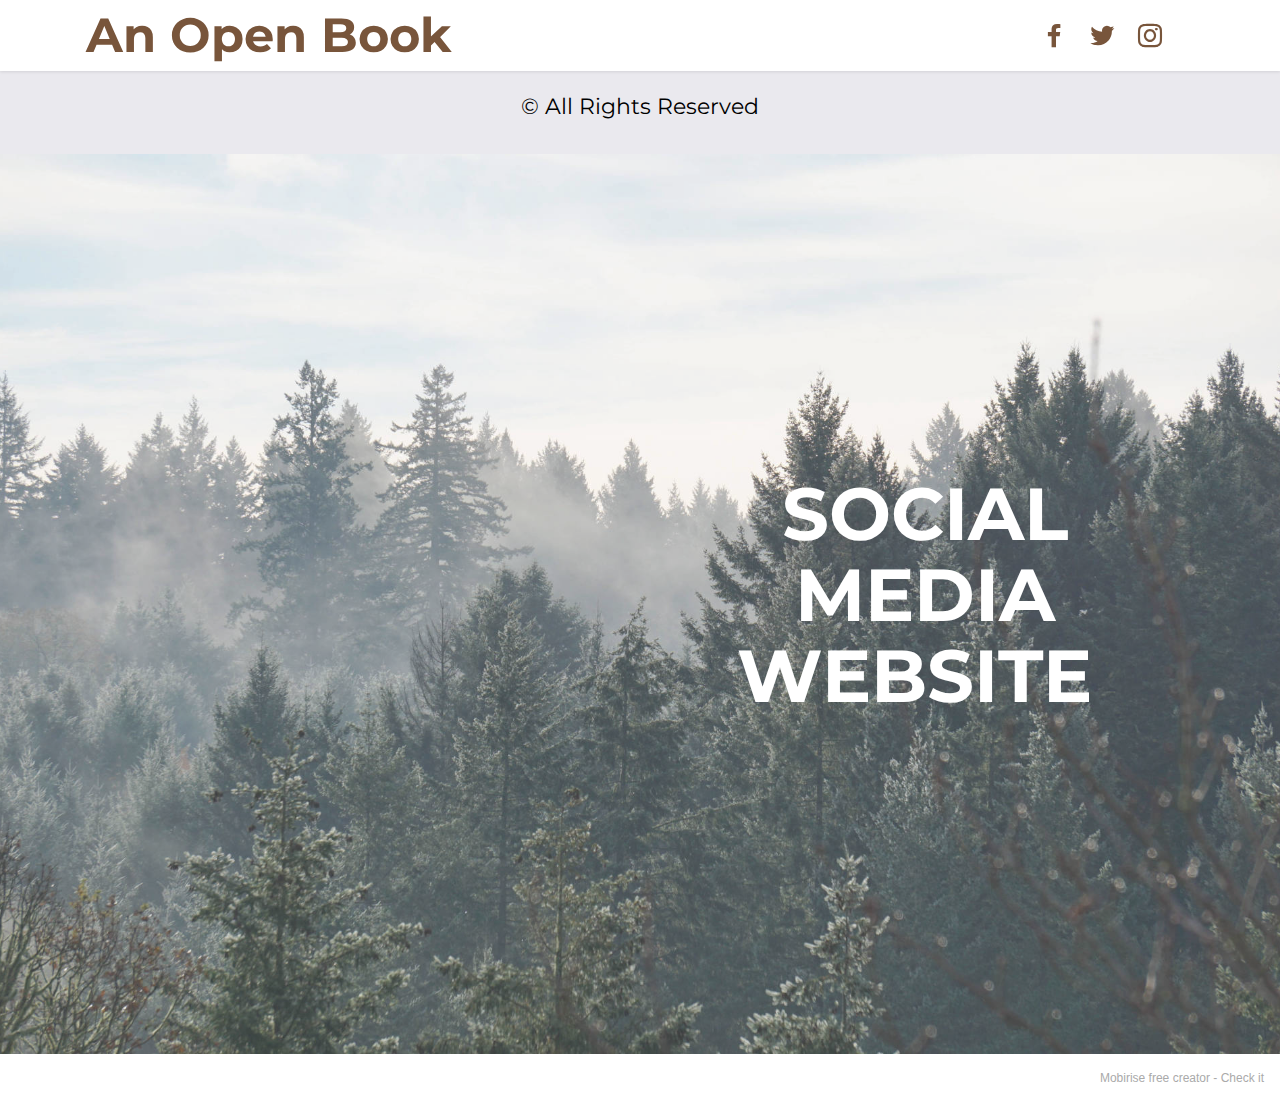
<file: page5.html>
<!DOCTYPE html>
<html  >
<head>
 
  <meta charset="UTF-8">
  <meta http-equiv="X-UA-Compatible" content="IE=edge">
  <meta name="generator" content="Mobirise v5.1.4, mobirise.com">
  <meta name="viewport" content="width=device-width, initial-scale=1, minimum-scale=1">
  <link rel="shortcut icon" href="assets/images/circle-cropped-1-128x128-1.png" type="image/x-icon">
  <meta name="description" content="">
  
  
  <title>Social Media 1</title>
  <link rel="stylesheet" href="assets/tether/tether.min.css">
  <link rel="stylesheet" href="assets/bootstrap/css/bootstrap.min.css">
  <link rel="stylesheet" href="assets/bootstrap/css/bootstrap-grid.min.css">
  <link rel="stylesheet" href="assets/bootstrap/css/bootstrap-reboot.min.css">
  <link rel="stylesheet" href="assets/dropdown/css/style.css">
  <link rel="stylesheet" href="assets/socicon/css/styles.css">
  <link rel="stylesheet" href="assets/theme/css/style.css">
  <link rel="preload" as="style" href="assets/mobirise/css/mbr-additional.css"><link rel="stylesheet" href="assets/mobirise/css/mbr-additional.css" type="text/css">
  
  
  
  
</head>
<body>
  
  <section class="menu menu3 cid-sc4ndcMfeV" once="menu" id="menu3-11">
    
    <nav class="navbar navbar-dropdown navbar-fixed-top navbar-expand-lg">
        <div class="container">
            <div class="navbar-brand">
                
                <span class="navbar-caption-wrap"><a class="navbar-caption text-primary display-2" href="index.html#header3-4">An Open Book</a></span>
            </div>
            <button class="navbar-toggler" type="button" data-toggle="collapse" data-target="#navbarSupportedContent" aria-controls="navbarNavAltMarkup" aria-expanded="false" aria-label="Toggle navigation">
                <div class="hamburger">
                    <span></span>
                    <span></span>
                    <span></span>
                    <span></span>
                </div>
            </button>
            <div class="collapse navbar-collapse" id="navbarSupportedContent">
                
                <div class="icons-menu">
                    <a class="iconfont-wrapper" href="page5.html" target="_blank">
                        <span class="p-2 mbr-iconfont socicon-facebook socicon"></span>
                    </a>
                    <a class="iconfont-wrapper" href="page5.html#header3-12" target="_blank">
                        <span class="p-2 mbr-iconfont socicon-twitter socicon"></span>
                    </a>
                    <a class="iconfont-wrapper" href="page5.html#header3-12" target="_blank">
                        <span class="p-2 mbr-iconfont socicon-instagram socicon"></span>
                    </a>
                    
                </div>
                
            </div>
        </div>
    </nav>
</section>

<section class="footer7 cid-sbYHxv30Kv" once="footers" id="footer7-10">

    

    

    <div class="container">
        <div class="media-container-row align-center mbr-white">
            <div class="col-12">
                <p class="mbr-text mb-0 mbr-fonts-style display-7">
                    © All Rights Reserved
                </p>
            </div>
        </div>
    </div>
</section>

<section class="header3 cid-sc4nCqhSCz mbr-fullscreen" id="header3-12">

    

    <div class="mbr-overlay" style="opacity: 0.2; background-color: rgb(255, 255, 255);"></div>

    <div class="align-center container">
        <div class="row justify-content-end">
            <div class="col-12 col-lg-6">
                <h1 class="mbr-section-title mbr-fonts-style mb-3 display-1"><strong>SOCIAL MEDIA WEBSITE&nbsp;</strong></h1>
                
                <p class="mbr-text mbr-fonts-style display-7"></p>
                
            </div>
        </div>
    </div>
</section><section style="background-color: #fff; font-family: -apple-system, BlinkMacSystemFont, 'Segoe UI', 'Roboto', 'Helvetica Neue', Arial, sans-serif; color:#aaa; font-size:12px; padding: 0; align-items: center; display: flex;"><a href="https://mobirise.site/x" style="flex: 1 1; height: 3rem; padding-left: 1rem;"></a><p style="flex: 0 0 auto; margin:0; padding-right:1rem;">Mobirise free creator - <a href="https://mobirise.site/o" style="color:#aaa;">Check it</a></p></section><script src="assets/web/assets/jquery/jquery.min.js"></script>  <script src="assets/popper/popper.min.js"></script>  <script src="assets/tether/tether.min.js"></script>  <script src="assets/bootstrap/js/bootstrap.min.js"></script>  <script src="assets/smoothscroll/smooth-scroll.js"></script>  <script src="assets/dropdown/js/nav-dropdown.js"></script>  <script src="assets/dropdown/js/navbar-dropdown.js"></script>  <script src="assets/touchswipe/jquery.touch-swipe.min.js"></script>  <script src="assets/theme/js/script.js"></script>  
  
  
</body>
</html>
</file>
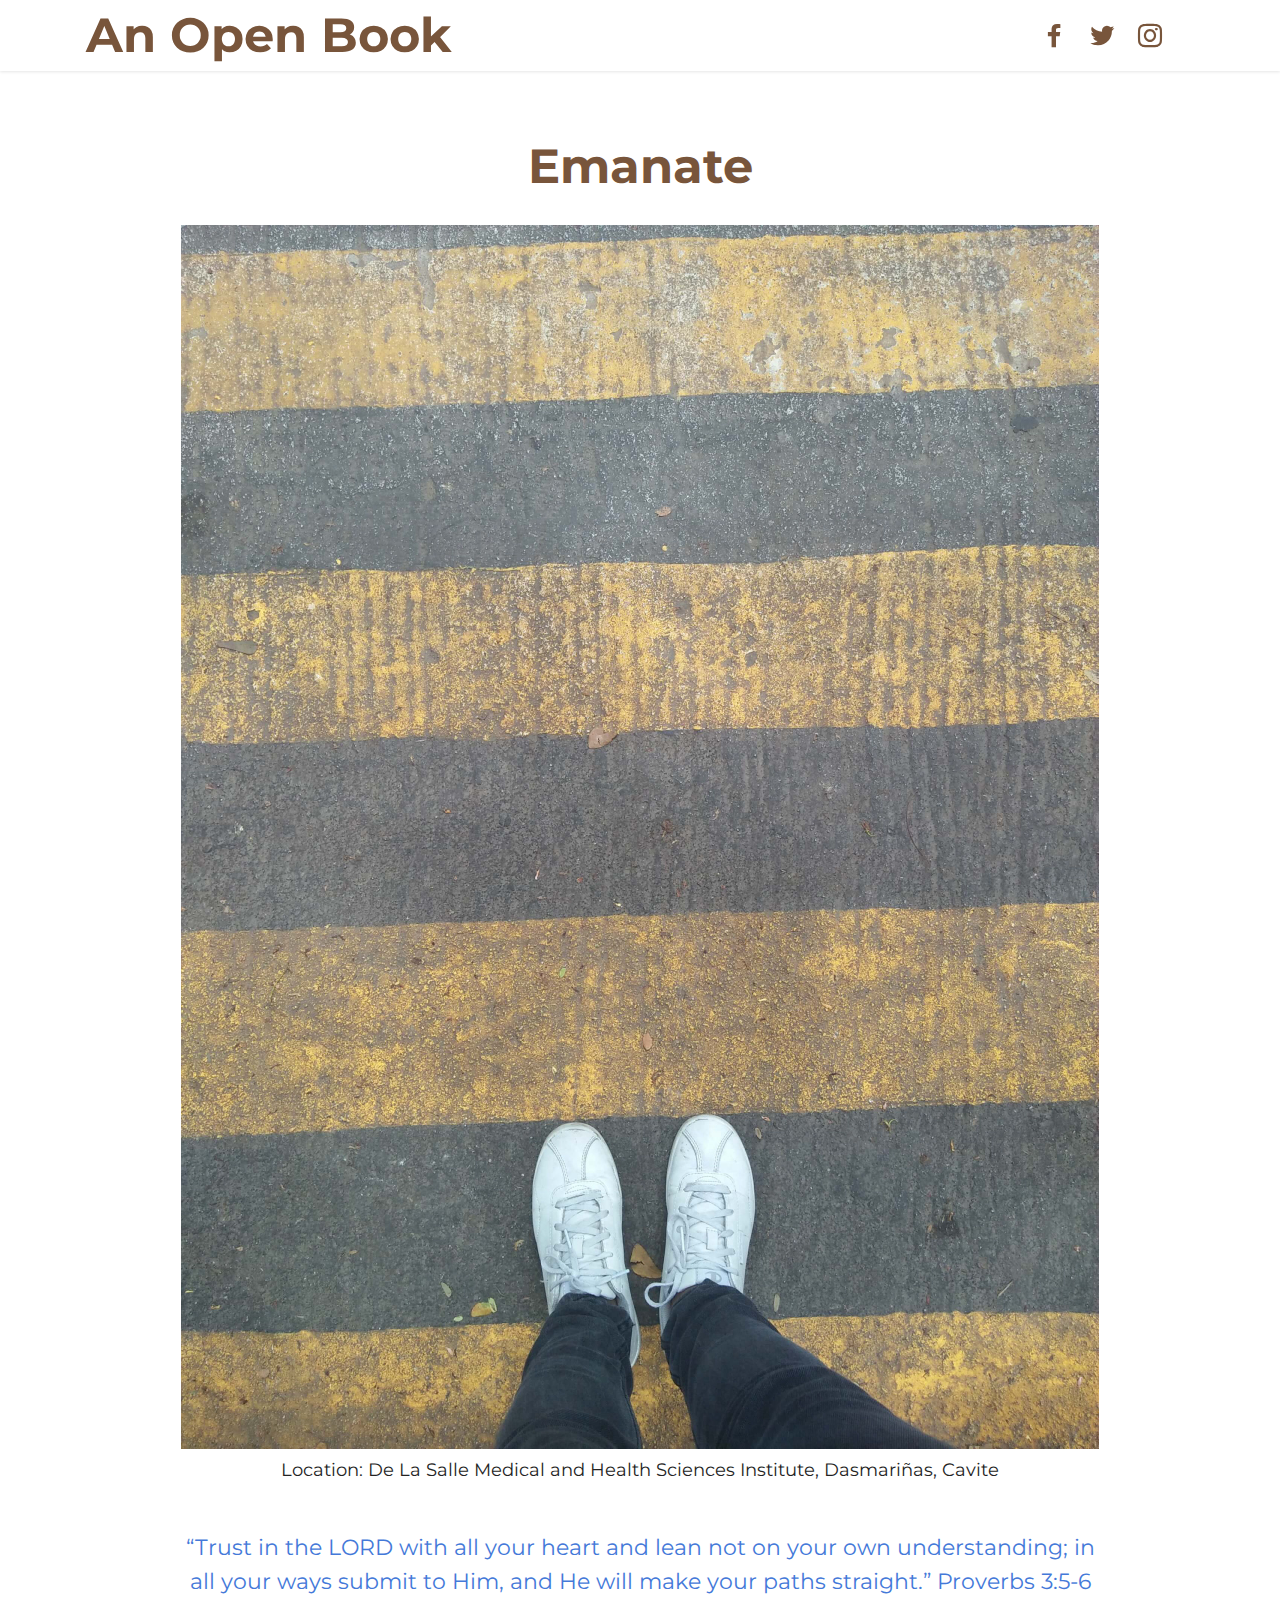
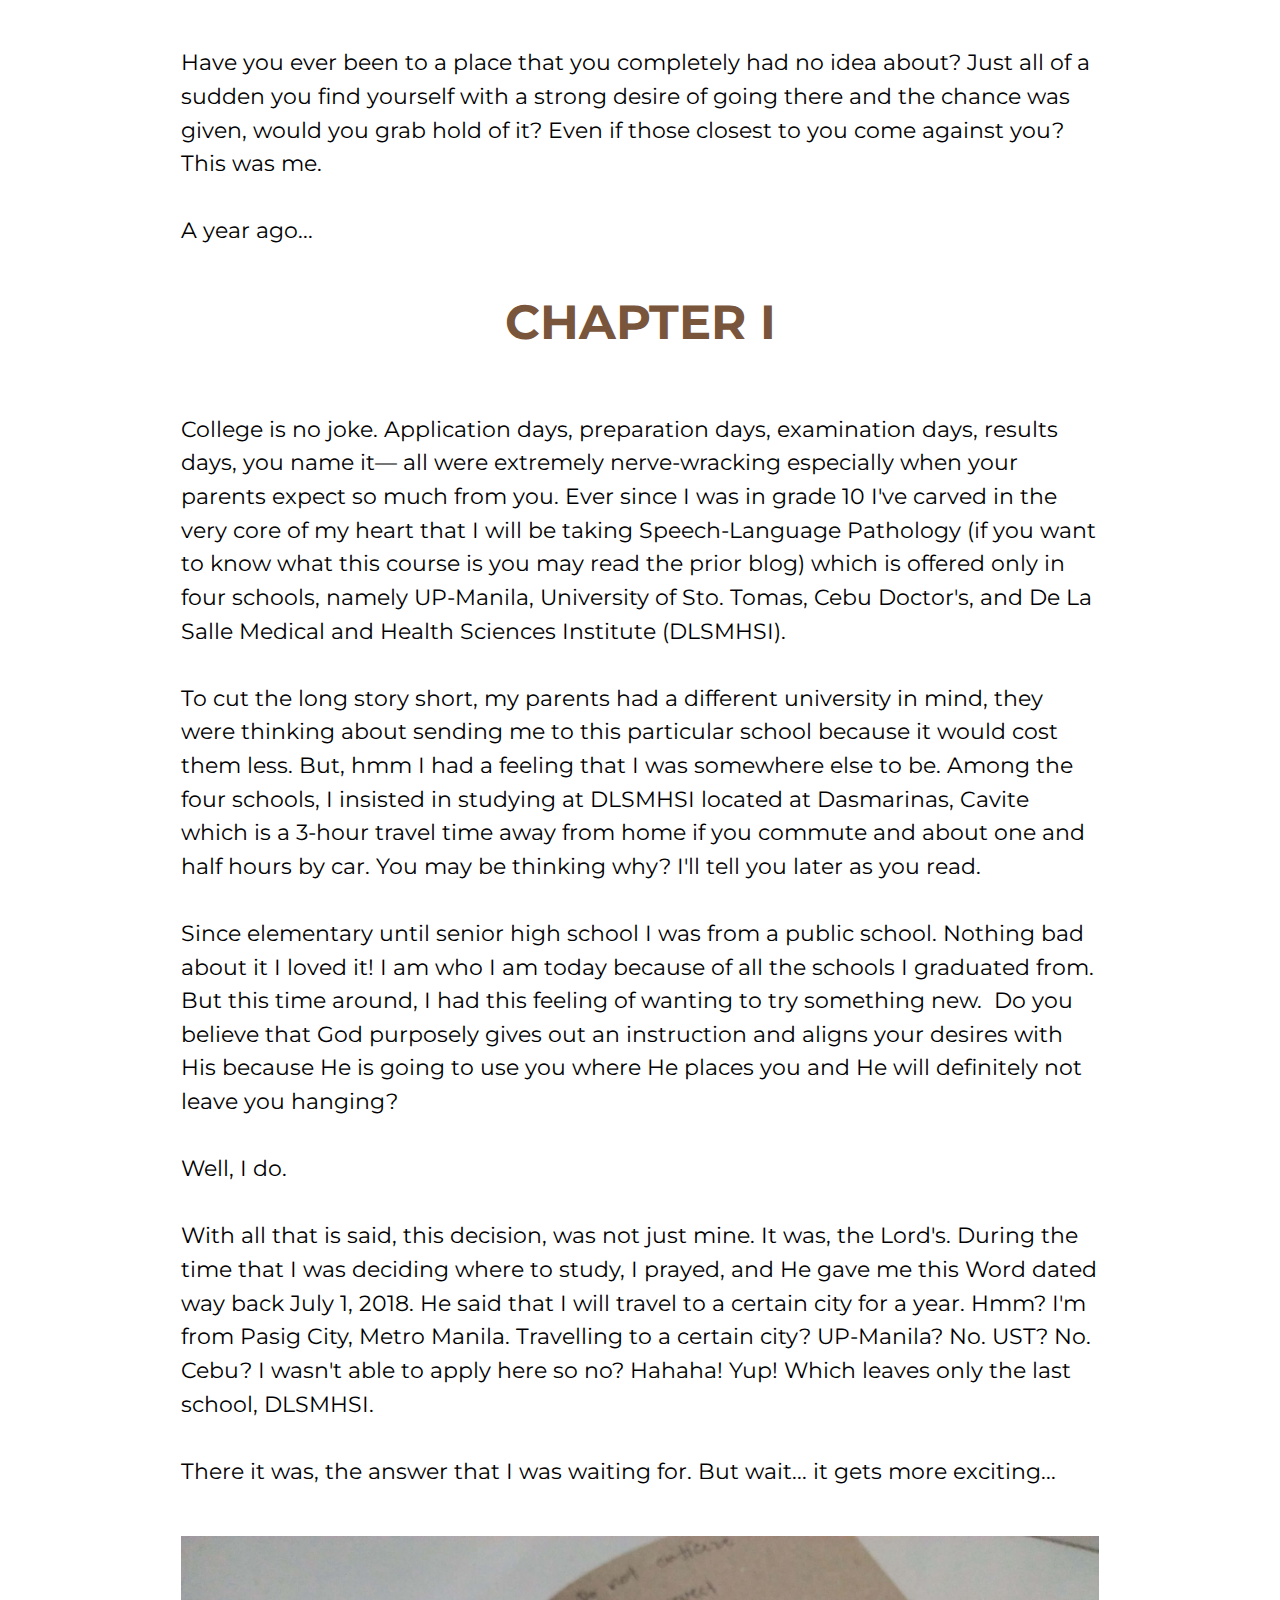
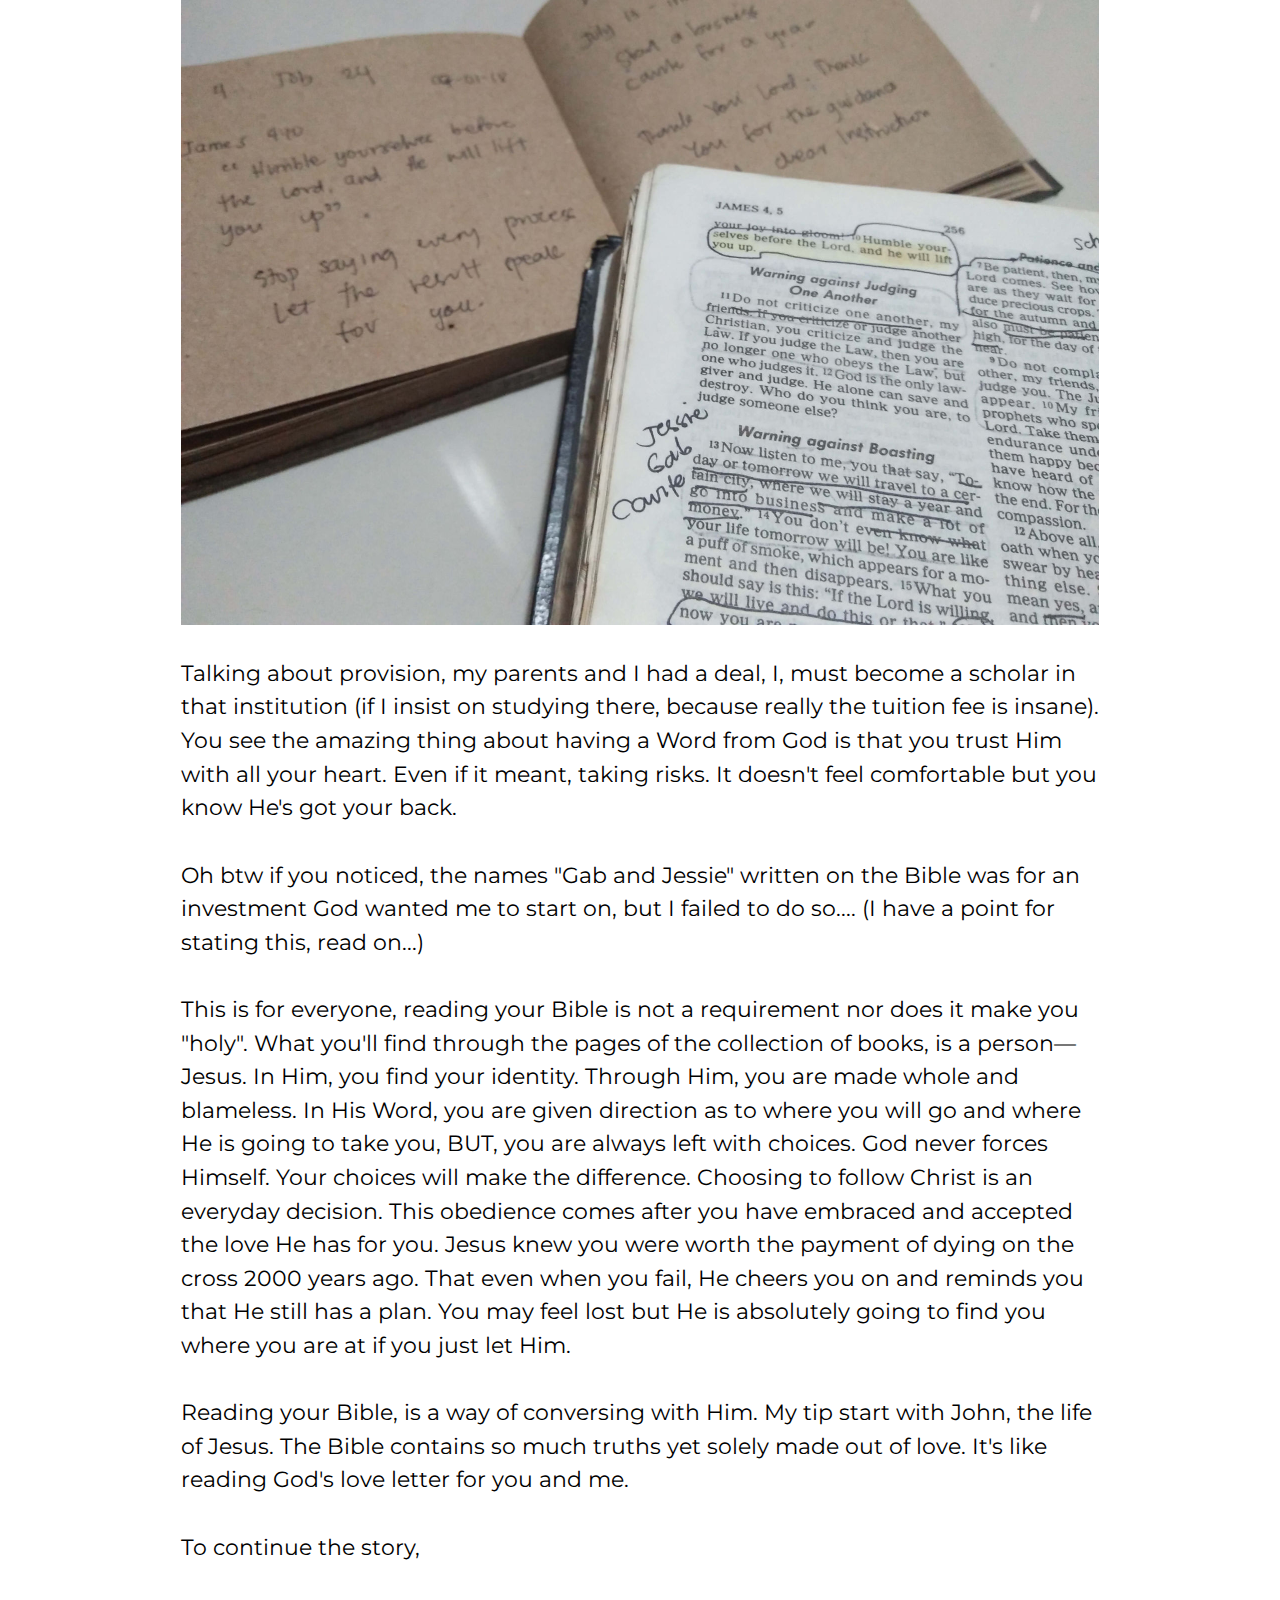
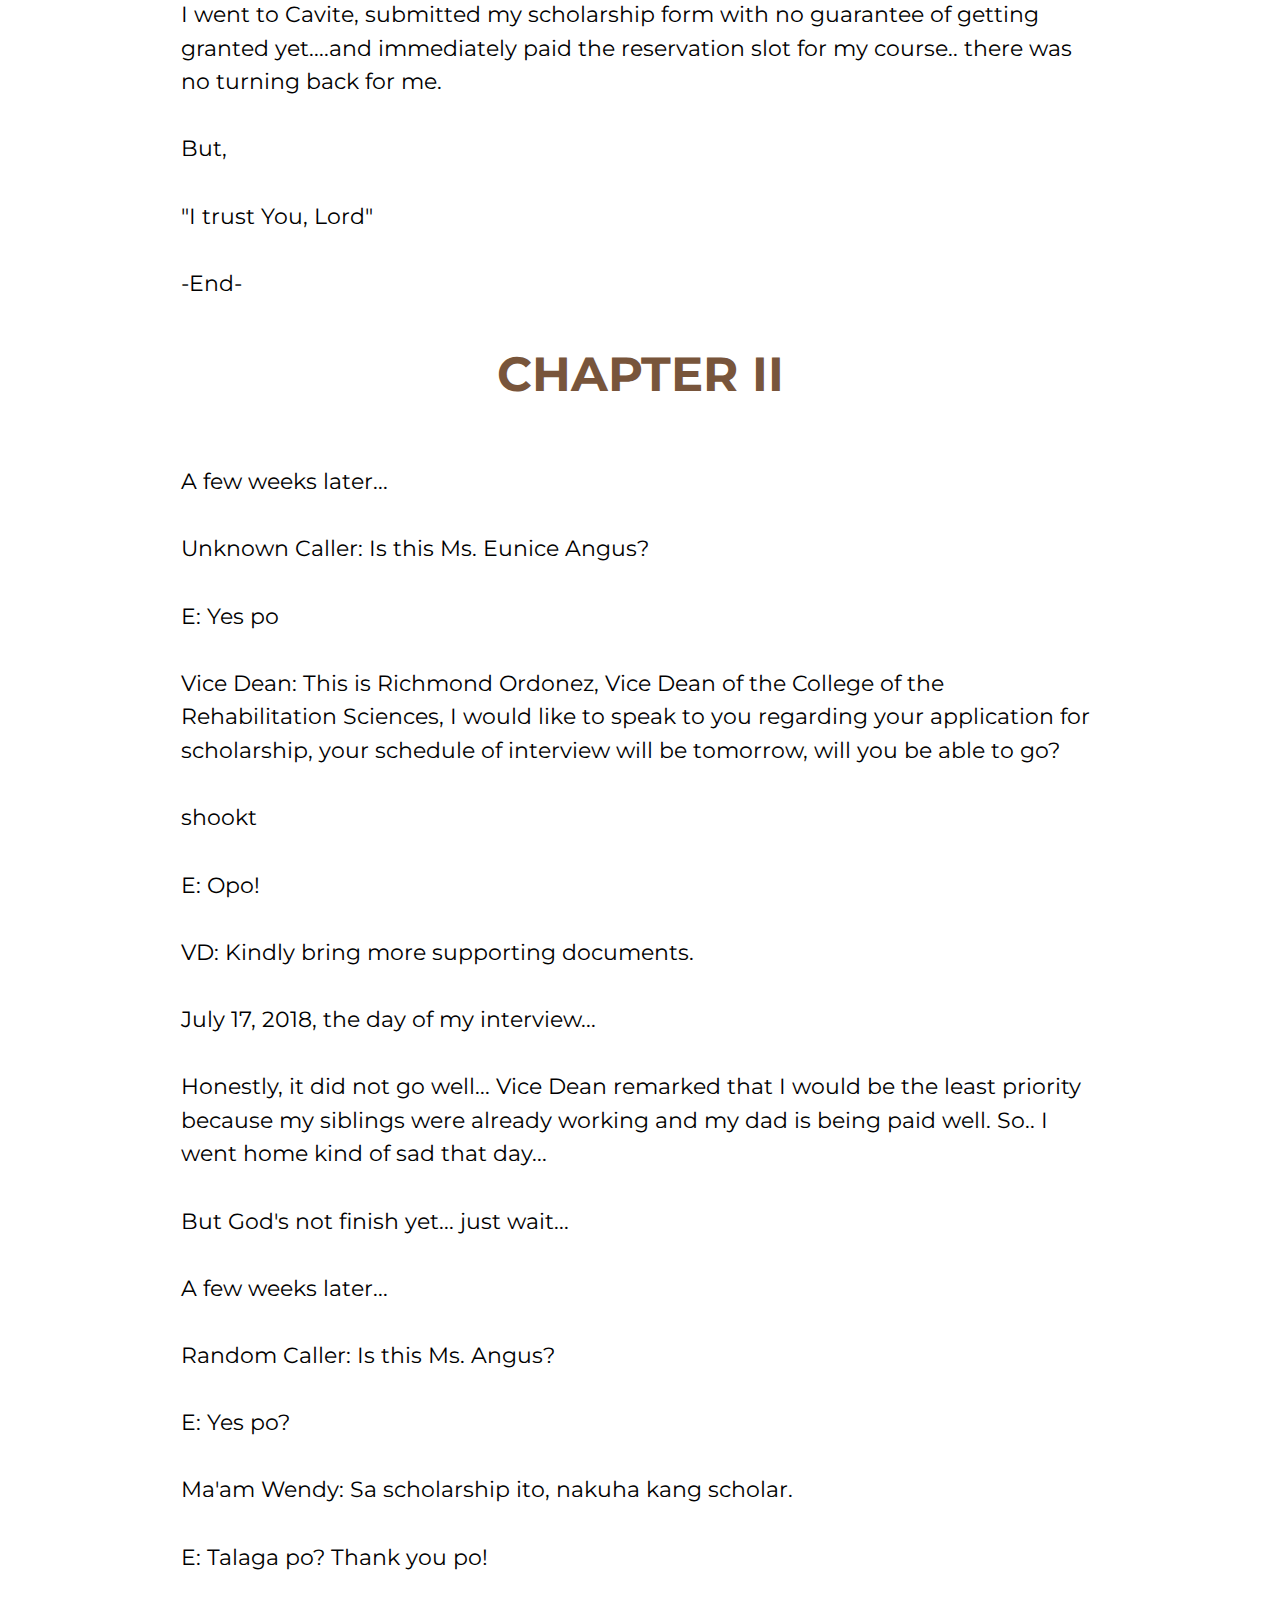
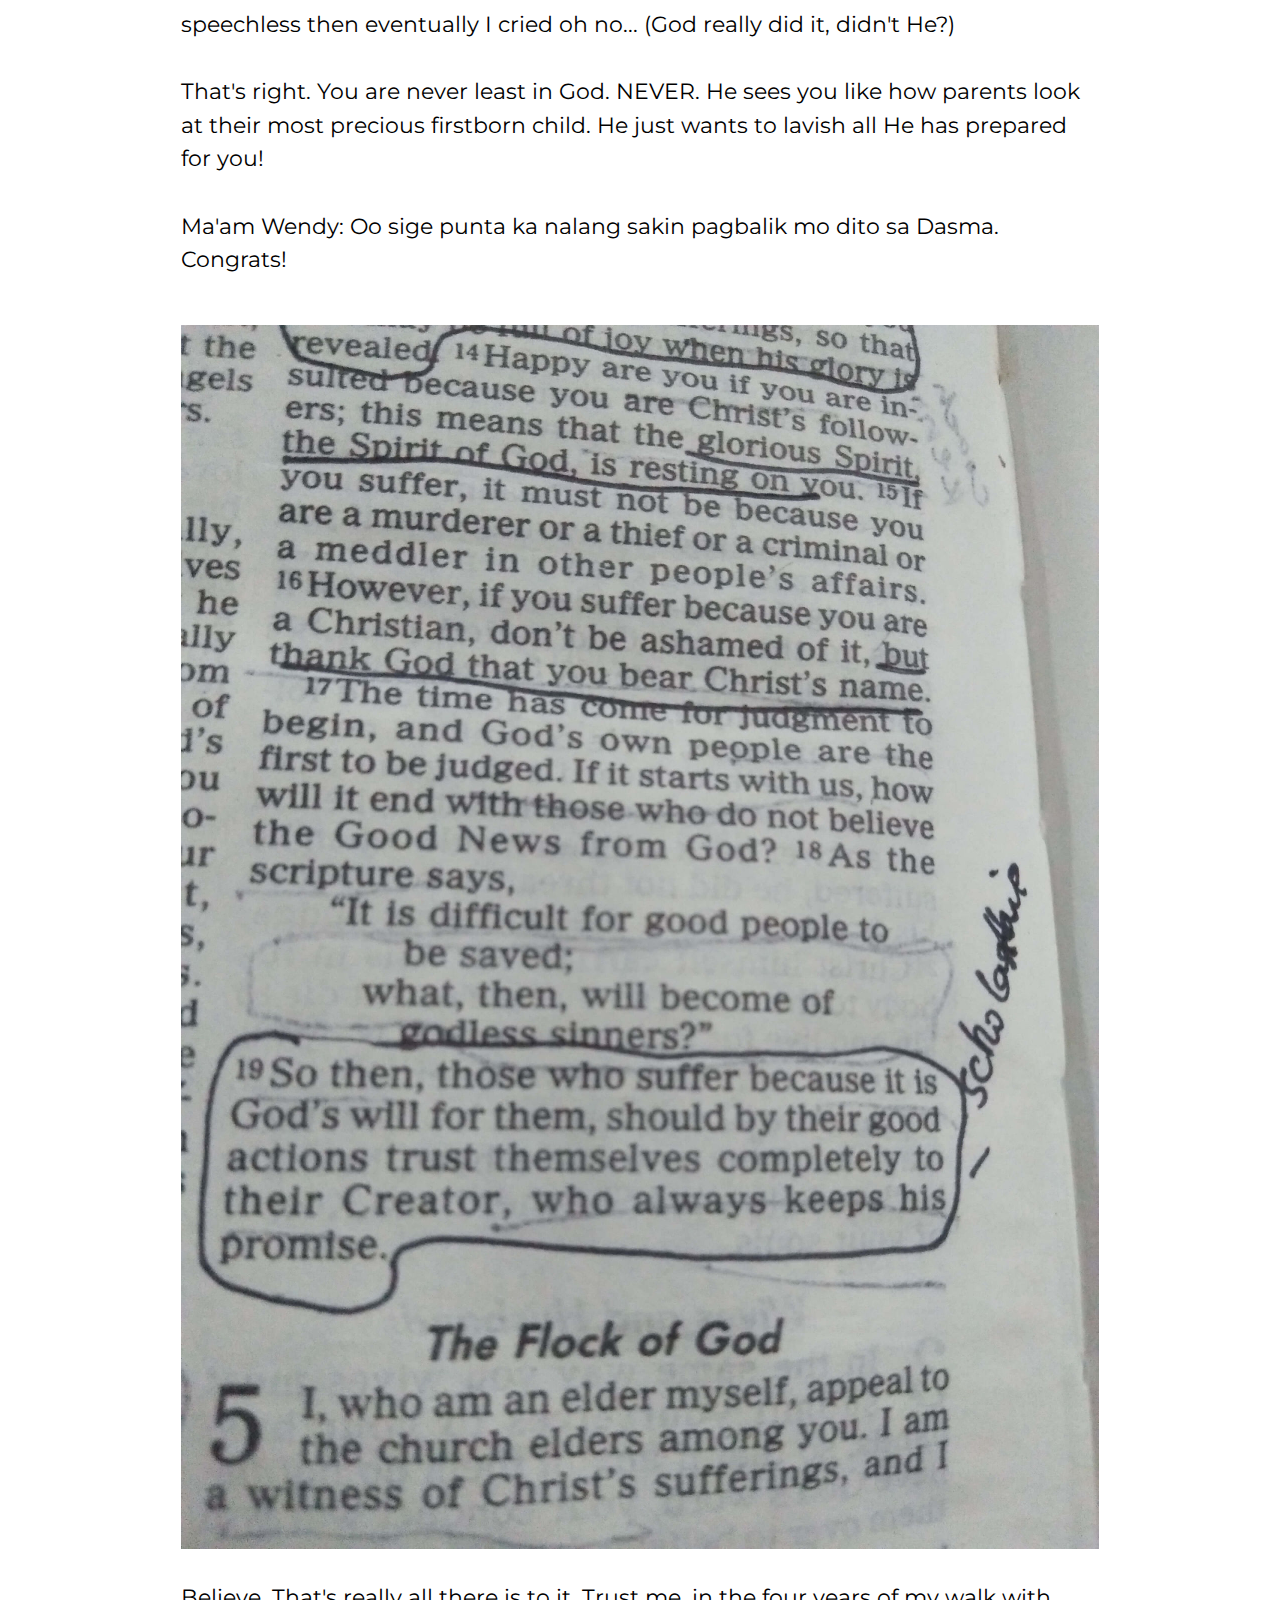
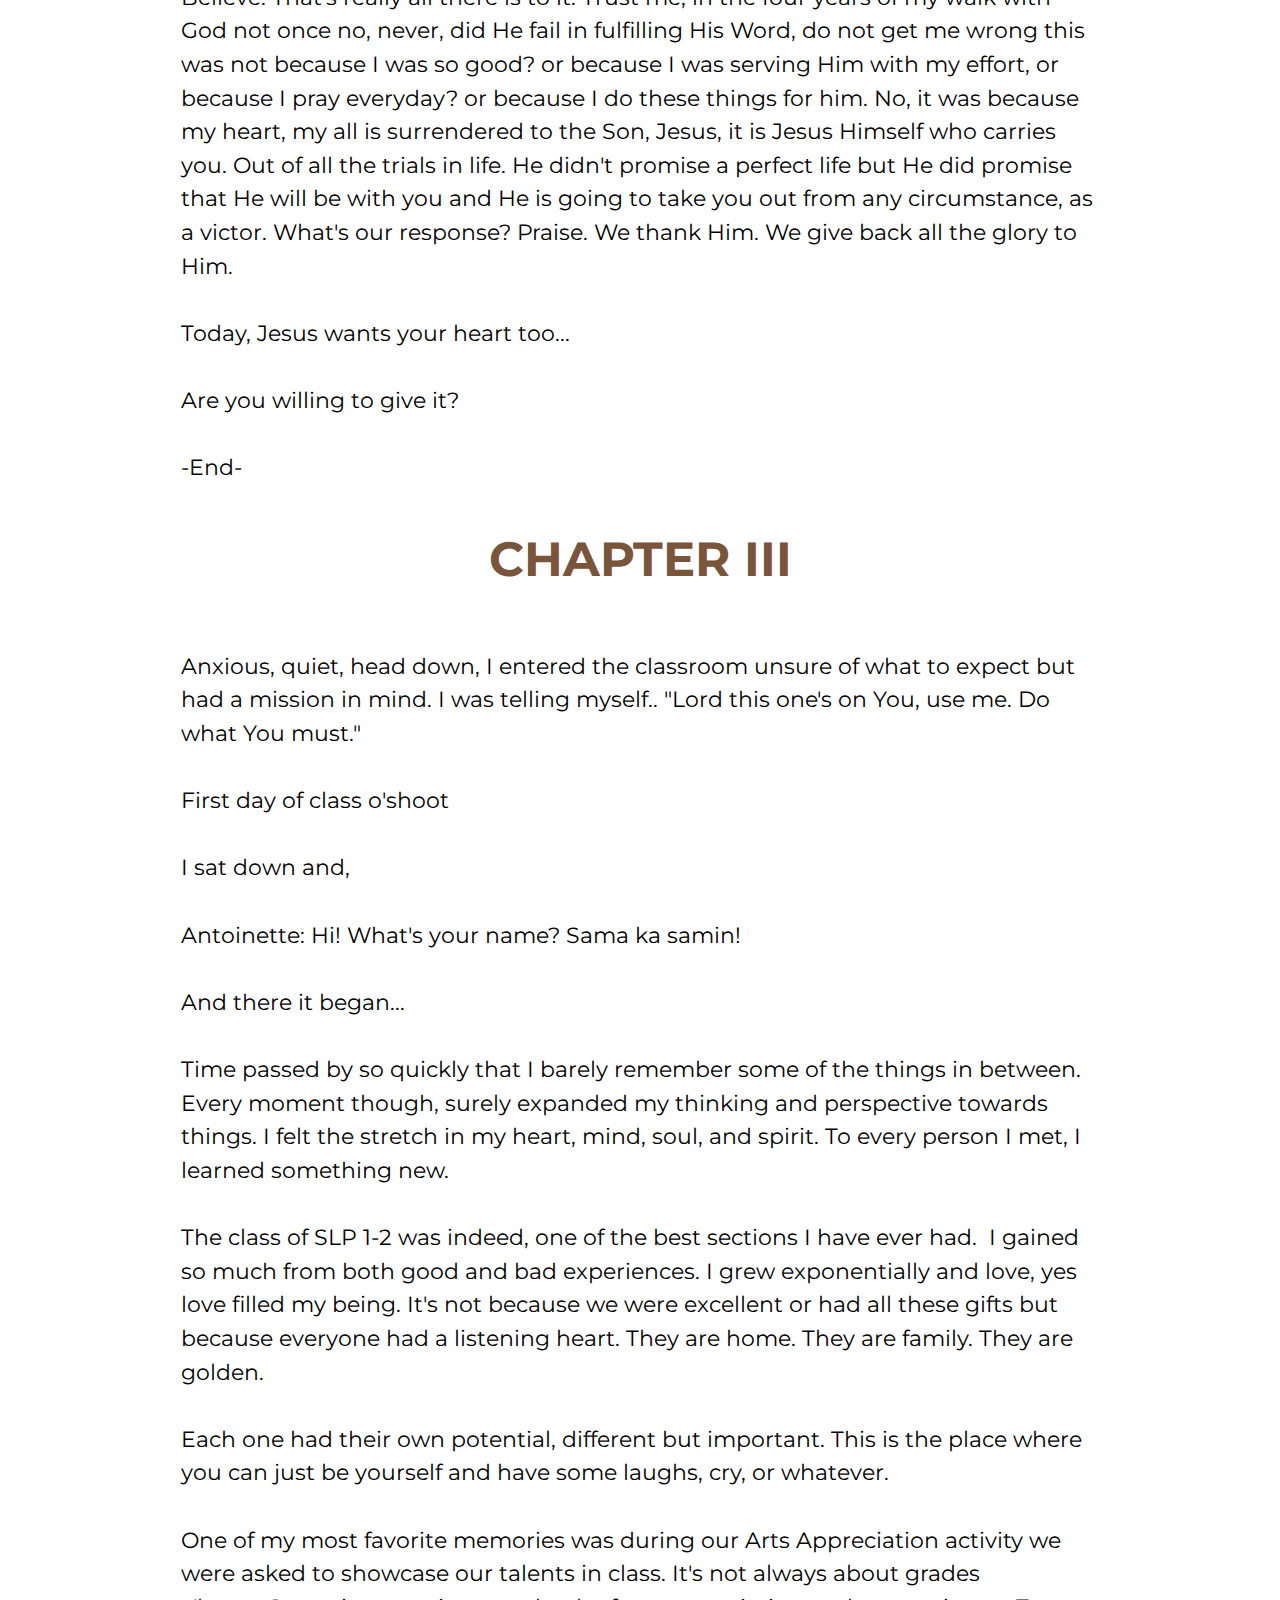
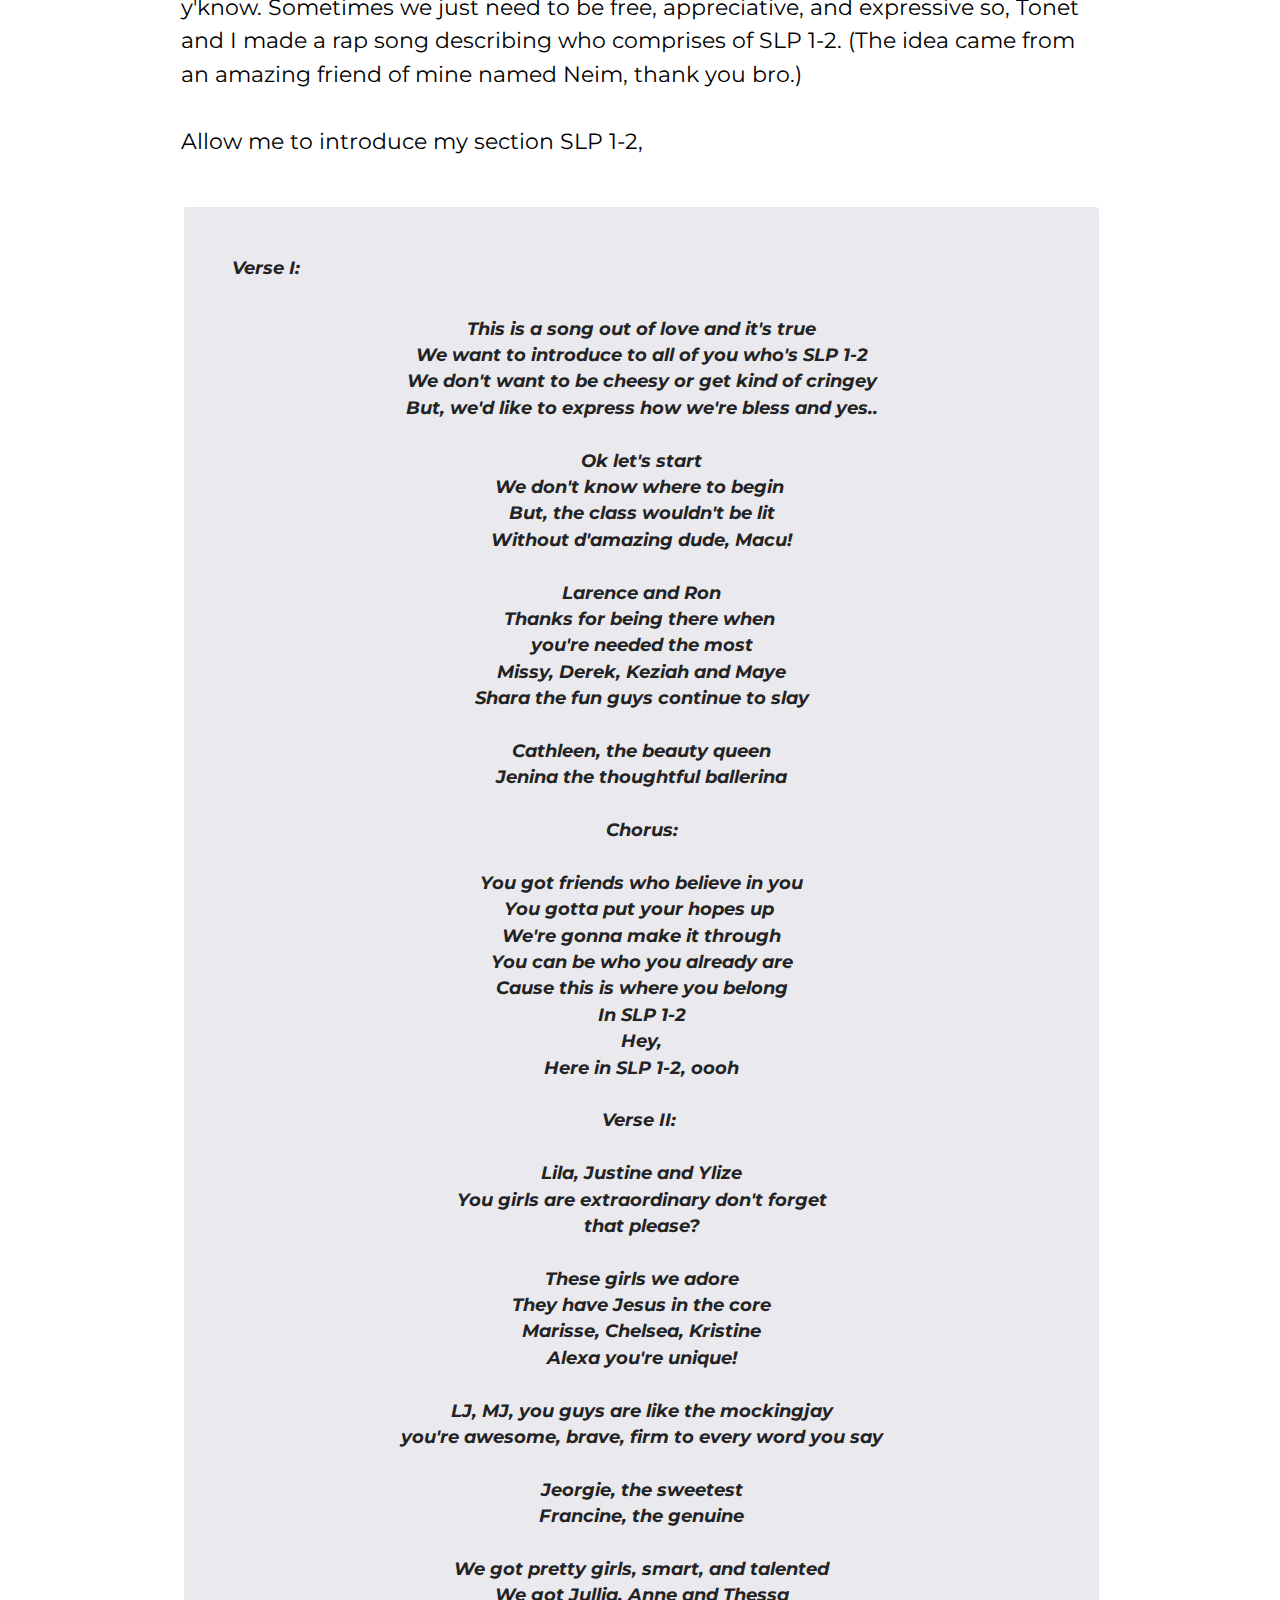
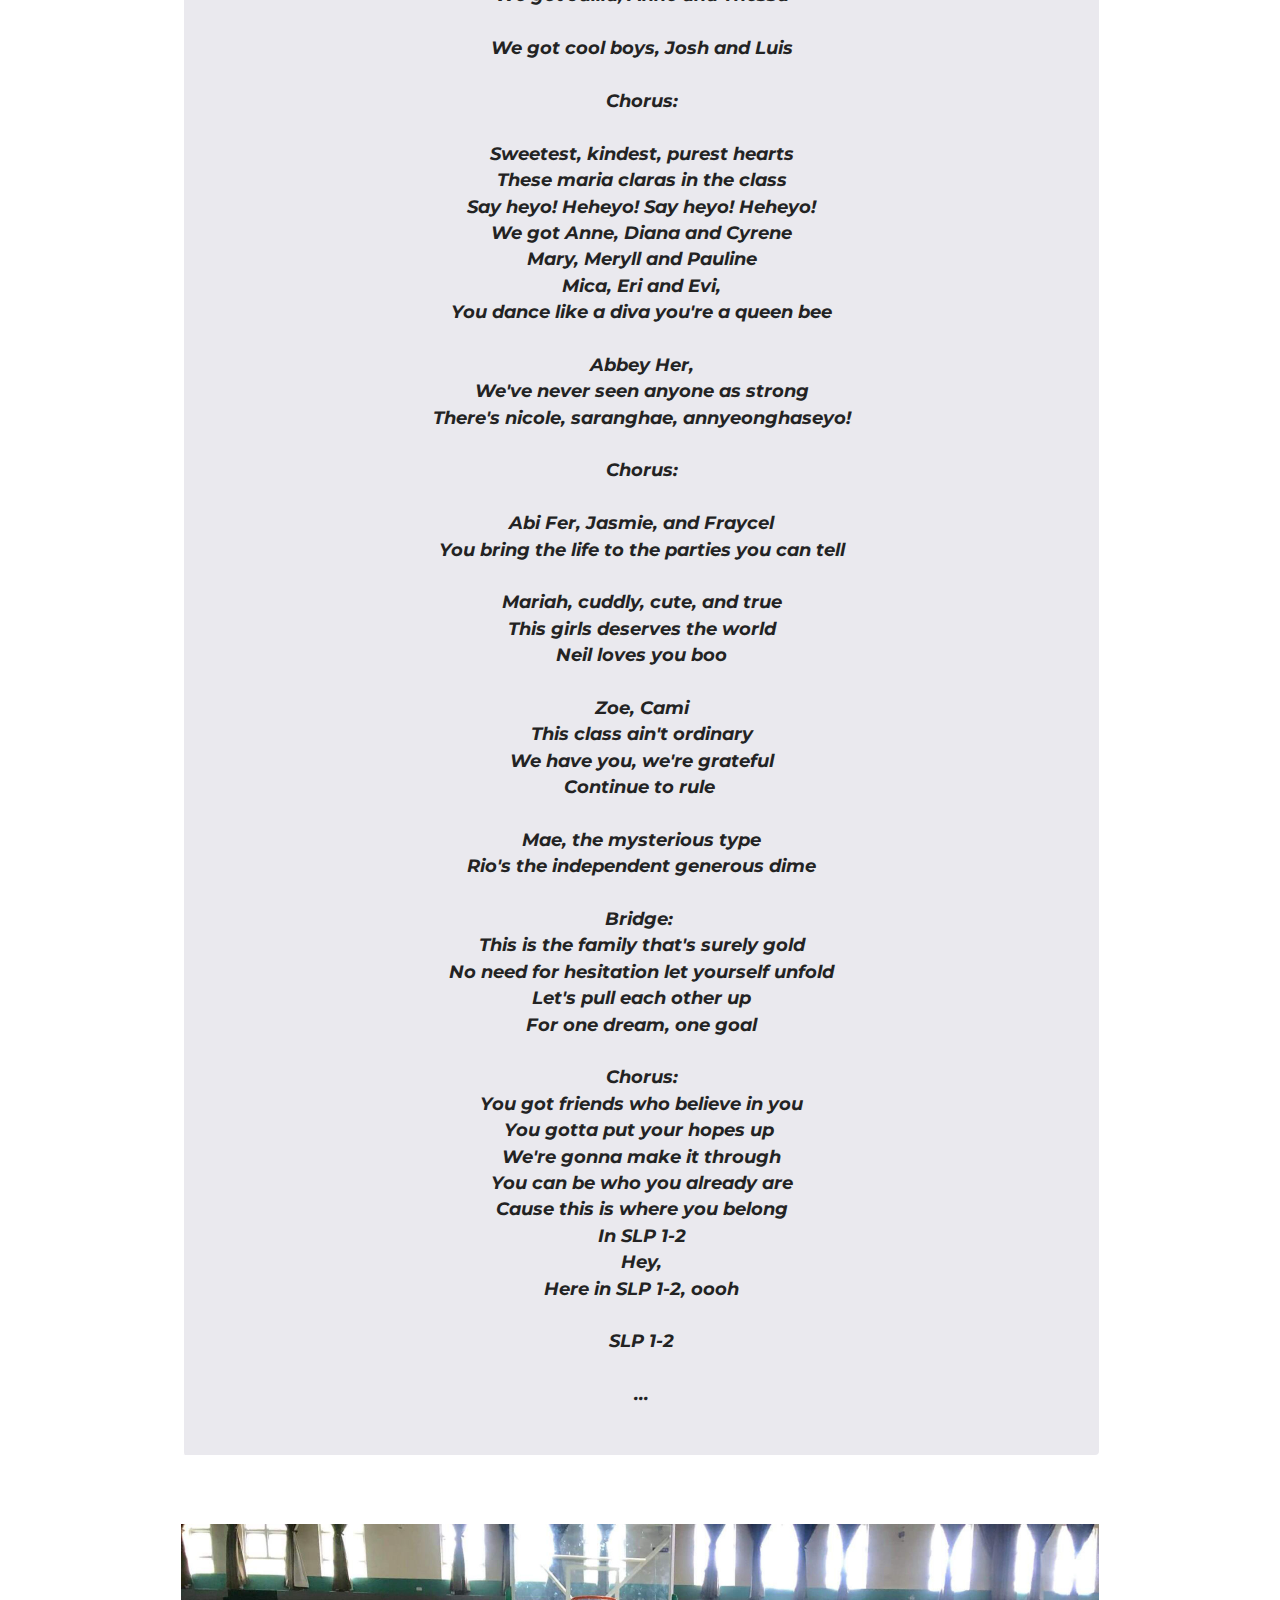
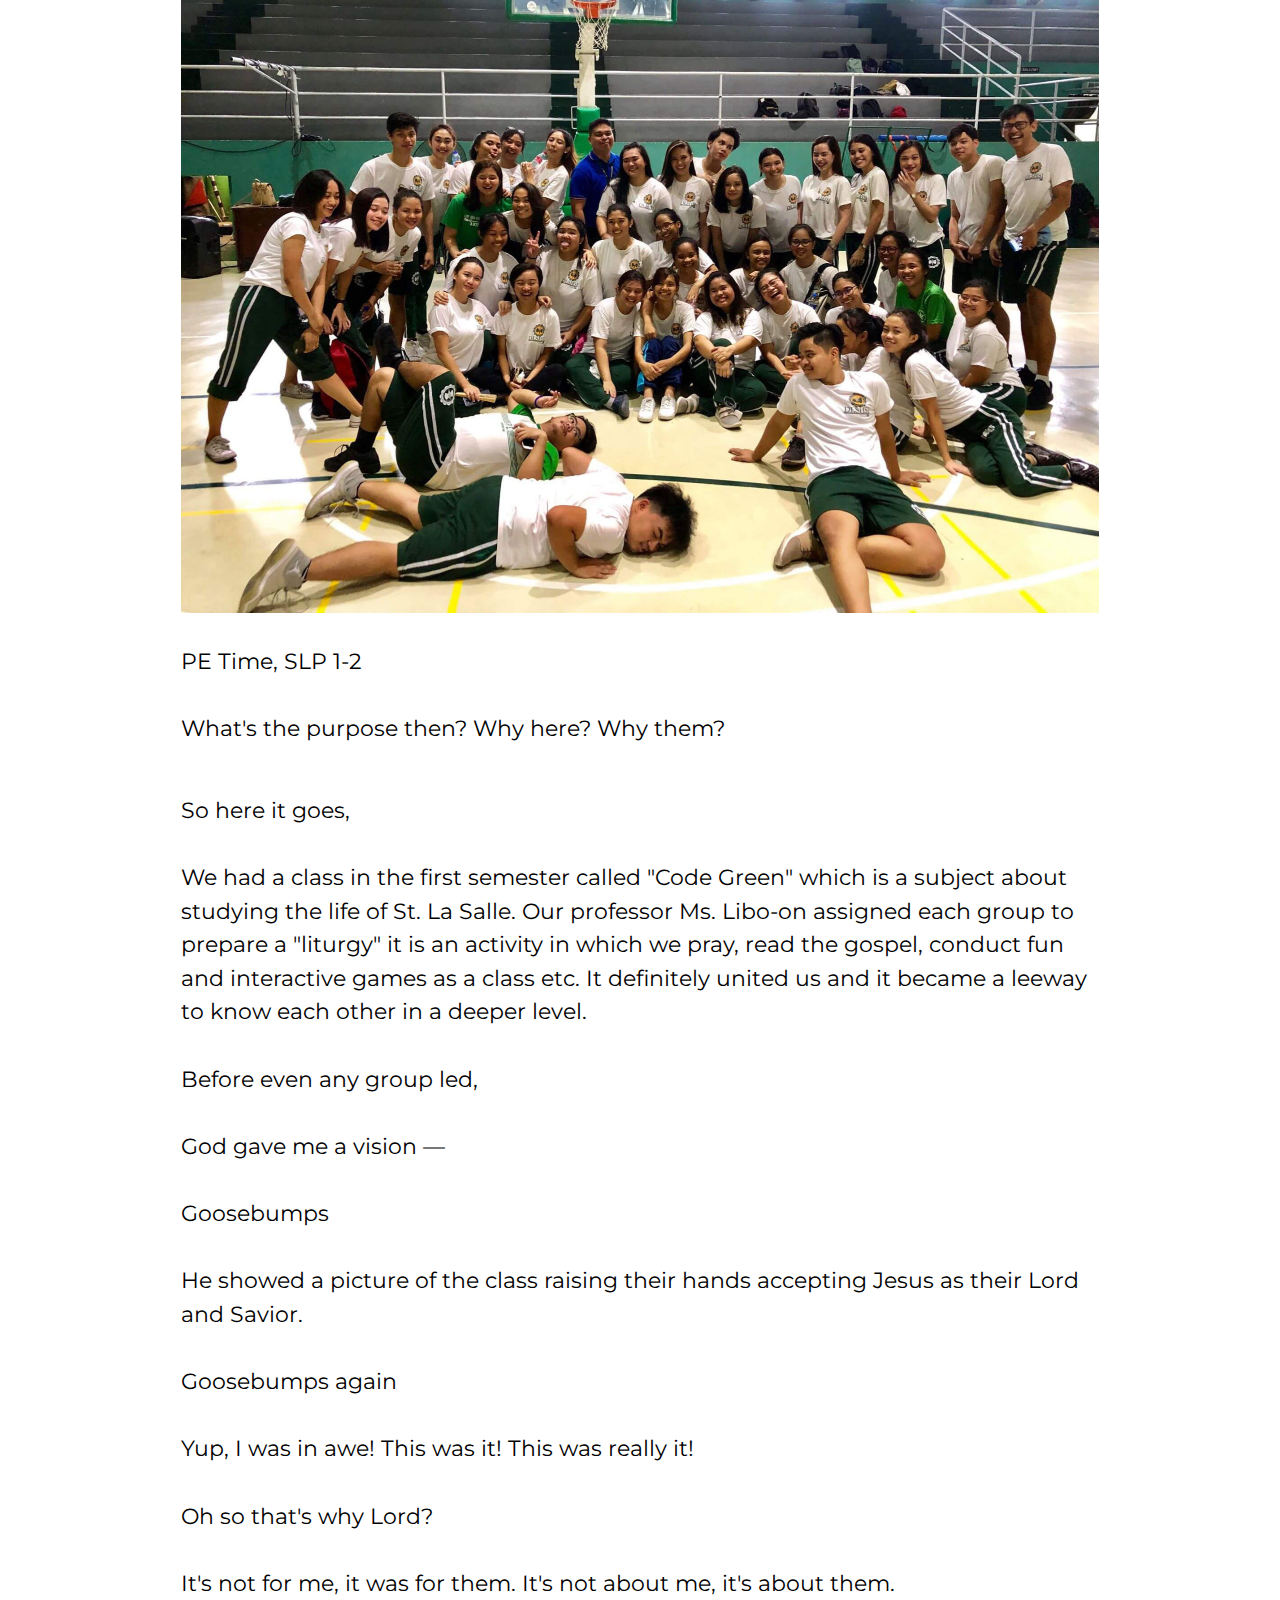
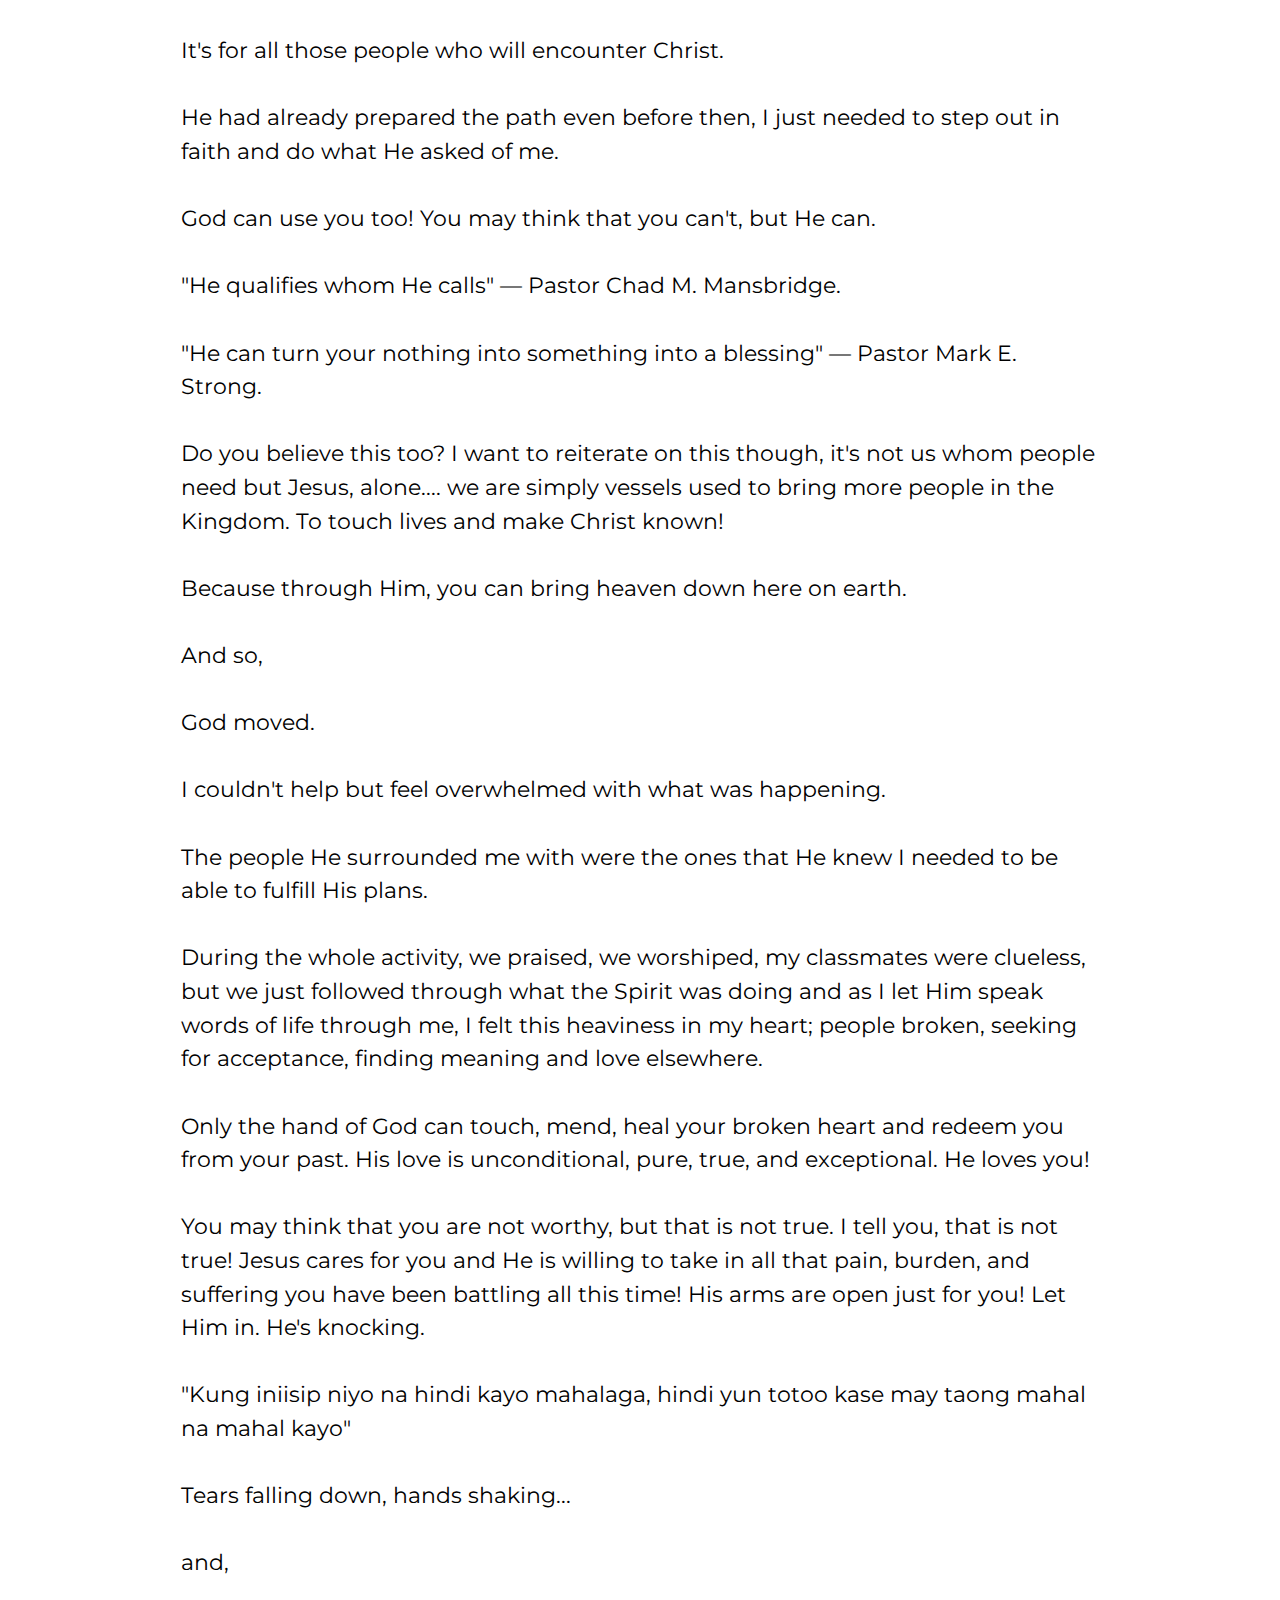
<file: page6.html>
<!DOCTYPE html>
<html  >
<head>
  
  <meta charset="UTF-8">
  <meta http-equiv="X-UA-Compatible" content="IE=edge">
  <meta name="generator" content="Mobirise v5.1.4, mobirise.com">
  <meta name="viewport" content="width=device-width, initial-scale=1, minimum-scale=1">
  <link rel="shortcut icon" href="assets/images/circle-cropped-1-128x128-1.png" type="image/x-icon">
  <meta name="description" content="">
  
  
  <title>EMANATE</title>
  <link rel="stylesheet" href="assets/web/assets/mobirise-icons2/mobirise2.css">
  <link rel="stylesheet" href="assets/tether/tether.min.css">
  <link rel="stylesheet" href="assets/bootstrap/css/bootstrap.min.css">
  <link rel="stylesheet" href="assets/bootstrap/css/bootstrap-grid.min.css">
  <link rel="stylesheet" href="assets/bootstrap/css/bootstrap-reboot.min.css">
  <link rel="stylesheet" href="assets/dropdown/css/style.css">
  <link rel="stylesheet" href="assets/socicon/css/styles.css">
  <link rel="stylesheet" href="assets/theme/css/style.css">
  <link rel="preload" as="style" href="assets/mobirise/css/mbr-additional.css"><link rel="stylesheet" href="assets/mobirise/css/mbr-additional.css" type="text/css">
  
  
  
  
</head>
<body>
  
  <section class="menu menu3 cid-sc4ndcMfeV" once="menu" id="menu3-60">
    
    <nav class="navbar navbar-dropdown navbar-fixed-top navbar-expand-lg">
        <div class="container">
            <div class="navbar-brand">
                
                <span class="navbar-caption-wrap"><a class="navbar-caption text-primary display-2" href="index.html#header3-4">An Open Book</a></span>
            </div>
            <button class="navbar-toggler" type="button" data-toggle="collapse" data-target="#navbarSupportedContent" aria-controls="navbarNavAltMarkup" aria-expanded="false" aria-label="Toggle navigation">
                <div class="hamburger">
                    <span></span>
                    <span></span>
                    <span></span>
                    <span></span>
                </div>
            </button>
            <div class="collapse navbar-collapse" id="navbarSupportedContent">
                
                <div class="icons-menu">
                    <a class="iconfont-wrapper" href="page5.html" target="_blank">
                        <span class="p-2 mbr-iconfont socicon-facebook socicon"></span>
                    </a>
                    <a class="iconfont-wrapper" href="page5.html#header3-12" target="_blank">
                        <span class="p-2 mbr-iconfont socicon-twitter socicon"></span>
                    </a>
                    <a class="iconfont-wrapper" href="page5.html#header3-12" target="_blank">
                        <span class="p-2 mbr-iconfont socicon-instagram socicon"></span>
                    </a>
                    
                </div>
                
            </div>
        </div>
    </nav>
</section>

<section class="content4 cid-sdAknW0eLn" id="content4-62">
    
    
    <div class="container">
        <div class="row justify-content-center">
            <div class="title col-md-12 col-lg-10">
                <h3 class="mbr-section-title mbr-fonts-style align-center mb-4 display-2">
                    <strong>Emanate</strong>
                </h3>
                
                
            </div>
        </div>
    </div>
</section>

<section class="image3 cid-sdAjtASVQQ" id="image3-61">
    

    

    <div class="container">
        <div class="row justify-content-center">
            <div class="col-12 col-lg-10">
                <div class="image-wrapper">
                    <img src="assets/images/em-1-1836x2448.jpg" alt="">
                    <p class="mbr-description mbr-fonts-style mt-2 align-center display-4">
                        Location: De La Salle Medical and Health Sciences Institute, Dasmariñas, Cavite</p>
                </div>
            </div>
        </div>
    </div>
</section>

<section class="content5 cid-sdAkFGIC08" id="content5-63">
    
    <div class="container">
        <div class="row justify-content-center">
            <div class="col-md-12 col-lg-10">
                
                
                <p class="mbr-text mbr-fonts-style display-7">
                    “Trust&nbsp;in the&nbsp;LORD with all your heart&nbsp;and lean not on your own understanding; in all your ways submit to Him, and He will make your paths straight.”&nbsp;Proverbs 3:5-6</p>
            </div>
        </div>
    </div>
</section>

<section class="content5 cid-sdAkNndpmM" id="content5-64">
    
    <div class="container">
        <div class="row justify-content-center">
            <div class="col-md-12 col-lg-10">
                
                
                <p class="mbr-text mbr-fonts-style display-7">Have you ever been to a place that you completely had no idea about? Just all of a sudden you find yourself with a strong desire of going there and the chance was given, would you grab hold of it? Even if those closest to you come against you? This was me.<br><br>A year ago...</p>
            </div>
        </div>
    </div>
</section>

<section class="content4 cid-sdAkVMH9k2" id="content4-65">
    
    
    <div class="container">
        <div class="row justify-content-center">
            <div class="title col-md-12 col-lg-10">
                <h3 class="mbr-section-title mbr-fonts-style align-center mb-4 display-2"><strong>CHAPTER I</strong></h3>
                
                
            </div>
        </div>
    </div>
</section>

<section class="content5 cid-sdAl8Dr15F" id="content5-66">
    
    <div class="container">
        <div class="row justify-content-center">
            <div class="col-md-12 col-lg-10">
                
                
                <p class="mbr-text mbr-fonts-style display-7">College is no joke. Application days, preparation days, examination days, results days, you name it⁠— all were extremely nerve-wracking especially when your parents expect so much from you. Ever since I was in grade 10 I've carved in the very core of my heart that I will be taking Speech-Language Pathology (if you want to know what this course is you may read the prior blog) which is offered only in four schools, namely UP-Manila, University of Sto. Tomas, Cebu Doctor's, and De La Salle Medical and Health Sciences Institute (DLSMHSI).<br><br>To cut the long story short, my parents had a different university in mind, they were thinking about sending me to this particular school because it would cost them less. But, hmm I had a feeling that I was somewhere else to be. Among the four schools, I insisted in studying at DLSMHSI located at Dasmarinas, Cavite which is a 3-hour travel time away from home if you commute and about one and half hours by car. You may be thinking why? I'll tell you later as you read.<br><br>Since elementary until senior high school I was from a public school. Nothing bad about it I loved it! I am who I am today because of all the schools I graduated from. But this time around, I had this feeling of wanting to try something new.&nbsp;&nbsp;Do you believe that God purposely gives out an instruction and aligns your desires with His because He is going to use you where He places you and He will definitely not leave you hanging?<br><br>Well, I do.<br><br>With all that is said, this decision, was not&nbsp;just&nbsp;mine. It was, the Lord's. During the time that I was deciding where to study, I prayed, and He gave me this Word dated way back July 1, 2018. He said that I will travel to a certain city for a year. Hmm? I'm from Pasig City, Metro Manila. Travelling to a certain city? UP-Manila? No. UST? No. Cebu? I wasn't able to apply here so no? Hahaha! Yup! Which leaves only the last school, DLSMHSI.<br><br>There it was, the answer that I was waiting for. But wait... it gets more exciting...</p>
            </div>
        </div>
    </div>
</section>

<section class="image3 cid-sdAlpkxJEW" id="image3-67">
    

    

    <div class="container">
        <div class="row justify-content-center">
            <div class="col-12 col-lg-10">
                <div class="image-wrapper">
                    <img src="assets/images/em1-1836x1377.jpg" alt="">
                    
                </div>
            </div>
        </div>
    </div>
</section>

<section class="content5 cid-sdAlBDU19r" id="content5-68">
    
    <div class="container">
        <div class="row justify-content-center">
            <div class="col-md-12 col-lg-10">
                
                
                <p class="mbr-text mbr-fonts-style display-7">Talking about provision, my parents and I had a deal, I, must become a scholar in that institution (if I insist on studying there, because really the tuition fee is insane). You see the amazing thing about having a Word from God is that you trust Him with all your heart. Even if it meant, taking risks. It doesn't feel comfortable but you know He's got your back.<br><br>Oh btw if you noticed, the names "Gab and Jessie" written on the Bible was for an investment God wanted me to start on, but I failed to do so.... (I have a point for stating this, read on...)<br><br>This is for everyone, reading your Bible is not a requirement nor does it make you "holy". What you'll find through the pages of the collection of books, is a person— Jesus. In Him, you find your identity. Through Him, you are made whole and blameless. In His Word, you are given direction as to where you will go and where He is going to take you, BUT, you are always left with choices. God never forces Himself. Your choices will make the difference. Choosing to follow Christ is an everyday decision. This obedience comes after you have embraced and accepted the love He has for you. Jesus knew you were worth the payment of dying on the cross 2000 years ago. That even when you fail, He cheers you on and reminds you that He still has a plan. You may feel lost but He is absolutely going to find you where you are at if you just let Him.<br><br>Reading your Bible, is a way of conversing with Him. My tip start with John, the life of Jesus. The Bible contains so much truths yet solely made out of love. It's like reading God's love letter for you and me.<br><br>To continue the story,<br><br>I went to Cavite, submitted my scholarship form with no guarantee of getting granted yet....and immediately paid the reservation slot for my course.. there was no turning back for me.<br><br>But,<br><br>"I trust You, Lord"<br><br>-End-</p>
            </div>
        </div>
    </div>
</section>

<section class="content4 cid-sdAlEgGTAJ" id="content4-69">
    
    
    <div class="container">
        <div class="row justify-content-center">
            <div class="title col-md-12 col-lg-10">
                <h3 class="mbr-section-title mbr-fonts-style align-center mb-4 display-2"><strong>CHAPTER II</strong></h3>
                
                
            </div>
        </div>
    </div>
</section>

<section class="content5 cid-sdAm1dOhHe" id="content5-6a">
    
    <div class="container">
        <div class="row justify-content-center">
            <div class="col-md-12 col-lg-10">
                
                
                <p class="mbr-text mbr-fonts-style display-7">A few weeks later...<br><br>Unknown Caller: Is this Ms. Eunice Angus?<br><br>E: Yes po<br><br>Vice Dean: This is Richmond Ordonez, Vice Dean of the College of the Rehabilitation Sciences, I would like to speak to you regarding your application for scholarship, your schedule of interview will be tomorrow, will you be able to go?<br><br>shookt<br><br>E: Opo!<br><br>VD: Kindly bring more supporting documents.<br><br>July 17, 2018, the day of my interview...<br><br>Honestly, it did not go well... Vice Dean remarked that I would be the least priority because my siblings were already working and my dad is being paid well. So.. I went home kind of sad that day...<br><br>But God's not finish yet... just wait...<br><br>A few weeks later...<br><br>Random Caller: Is this Ms. Angus?<br><br>E: Yes po?<br><br>Ma'am Wendy: Sa scholarship ito, nakuha kang scholar.<br><br>E: Talaga po? Thank you po!<br><br>speechless then eventually I cried oh no...&nbsp;(God really did it, didn't He?)<br><br>That's right. You are never least in God. NEVER. He sees you like how parents look at their most precious firstborn child. He just wants to lavish all He has prepared for you!<br><br>Ma'am Wendy: Oo sige punta ka nalang sakin pagbalik mo dito sa Dasma. Congrats!</p>
            </div>
        </div>
    </div>
</section>

<section class="image3 cid-sdAmlFot9v" id="image3-6b">
    

    

    <div class="container">
        <div class="row justify-content-center">
            <div class="col-12 col-lg-10">
                <div class="image-wrapper">
                    <img src="assets/images/em2-1836x2448.jpg" alt="">
                    
                </div>
            </div>
        </div>
    </div>
</section>

<section class="content5 cid-sdAmv4gWFO" id="content5-6c">
    
    <div class="container">
        <div class="row justify-content-center">
            <div class="col-md-12 col-lg-10">
                
                
                <p class="mbr-text mbr-fonts-style display-7">Believe. That's really all there is to it. Trust me, in the four years of my walk with God not once no, never, did He fail in fulfilling His Word, do not get me wrong this was not because I was so good? or because I was serving Him with my effort, or because I pray everyday? or because I do these things for him. No, it was because my heart, my all is surrendered to the Son, Jesus, it is Jesus Himself who carries you. Out of all the trials in life. He didn't promise a perfect life but He did promise that He will be with you and He is going to take you out from any circumstance, as a victor. What's our response? Praise. We thank Him. We give back all the glory to Him.<br><br>Today, Jesus wants your heart too...<br><br>Are you willing to give it?<br><br>-End-</p>
            </div>
        </div>
    </div>
</section>

<section class="content4 cid-sdAmDQo2kn" id="content4-6e">
    
    
    <div class="container">
        <div class="row justify-content-center">
            <div class="title col-md-12 col-lg-10">
                <h3 class="mbr-section-title mbr-fonts-style align-center mb-4 display-2"><strong>CHAPTER III</strong></h3>
                
                
            </div>
        </div>
    </div>
</section>

<section class="content5 cid-sdAmKSq9Qj" id="content5-6f">
    
    <div class="container">
        <div class="row justify-content-center">
            <div class="col-md-12 col-lg-10">
                
                
                <p class="mbr-text mbr-fonts-style display-7">Anxious, quiet, head down, I entered the classroom unsure of what to expect but had a mission in mind. I was telling myself.. "Lord this one's on You, use me. Do what You must."<br><br>First day of class o'shoot<br><br>I sat down and,<br><br>Antoinette: Hi! What's your name? Sama ka samin!<br><br>And there it began...<br><br>Time passed by so quickly that I barely remember some of the things in between. Every moment though, surely expanded my thinking and perspective towards things. I felt the stretch in my heart, mind, soul, and spirit. To every person I met, I learned something new.<br><br>The class of SLP 1-2 was indeed, one of the best sections I have ever had.&nbsp; I gained so much from both good and bad experiences. I grew exponentially and love, yes love&nbsp;filled my being. It's not because we were excellent or had all these gifts but because everyone had a listening heart.&nbsp;They are home. They are family. They are golden.<br><br>Each one had their own potential, different but important. This is the place where you can just be yourself and have some laughs, cry, or whatever.<br><br>One of my most favorite memories was during our Arts Appreciation activity we were asked to showcase our talents in class. It's not always about grades y'know.&nbsp;Sometimes we just need to be free, appreciative, and expressive so, Tonet and I made a rap song describing who comprises of SLP 1-2. (The idea came from an amazing friend of mine named Neim, thank you bro.)<br><br>Allow me to introduce my section SLP 1-2,</p>
            </div>
        </div>
    </div>
</section>

<section class="content7 cid-sdAokHpiFy" id="content7-6g">
    
    <div class="container">
        <div class="row justify-content-center">
            <div class="col-12 col-md-10">
                <blockquote class="mbr-fonts-style display-4"><strong>Verse I:</strong><h5 class="mbr-section-title mbr-fonts-style mb-2"></h5><div><strong><br></strong></div><div><strong>This is a song out of love and it's true</strong></div><div><strong>We want to introduce to all of you who's SLP 1-2</strong></div><div><strong>We don't want to be cheesy or get kind of cringey</strong></div><div><strong>But, we'd like to express how we're bless and yes..</strong></div><div><strong><br></strong></div><div><strong>Ok let's start</strong></div><div><strong>We don't know where to begin&nbsp;</strong></div><div><strong>But, the class wouldn't be lit</strong></div><div><strong>Without d'amazing dude, Macu!</strong></div><div><strong><br></strong></div><div><strong>Larence and Ron</strong></div><div><strong>Thanks for being there when&nbsp;</strong></div><div><strong>you're needed the most</strong></div><div><strong>Missy, Derek, Keziah and Maye</strong></div><div><strong>Shara the fun guys continue to slay</strong></div><div><strong><br></strong></div><div><strong>Cathleen, the beauty queen</strong></div><div><strong>Jenina the thoughtful ballerina</strong></div><div><strong><br></strong></div><div><strong>Chorus:</strong></div><div><strong><br></strong></div><div><strong>You got friends who believe in you</strong></div><div><strong>You gotta put your hopes up&nbsp;</strong></div><div><strong>We're gonna make it through</strong></div><div><strong>You can be who you already are</strong></div><div><strong>Cause this is where you belong</strong></div><div><strong>In SLP 1-2</strong></div><div><strong>Hey,</strong></div><div><strong>Here in SLP 1-2, oooh</strong></div><div><strong><br></strong></div><div><strong>Verse II:&nbsp;</strong></div><div><strong><br></strong></div><div><strong>Lila, Justine and Ylize</strong></div><div><strong>You girls are extraordinary don't forget</strong></div><div><strong>that please?</strong></div><div><strong><br></strong></div><div><strong>These girls we adore</strong></div><div><strong>They have Jesus in the core</strong></div><div><strong>Marisse, Chelsea, Kristine</strong></div><div><strong>Alexa you're unique!</strong></div><div><strong><br></strong></div><div><strong>LJ, MJ, you guys are like the mockingjay</strong></div><div><strong>you're awesome, brave, firm to every word you say</strong></div><div><strong><br></strong></div><div><strong>Jeorgie, the sweetest</strong></div><div><strong>Francine, the genuine</strong></div><div><strong><br></strong></div><div><strong>We got pretty girls, smart, and talented</strong></div><div><strong>We got Jullia, Anne and Thessa</strong></div><div><strong><br></strong></div><div><strong>We got cool boys, Josh and Luis</strong></div><div><strong><br></strong></div><div><strong>Chorus:</strong></div><div><strong><br></strong></div><div><strong>Sweetest, kindest, purest hearts</strong></div><div><strong>These maria claras in the class</strong></div><div><strong>Say heyo! Heheyo! Say heyo! Heheyo!</strong></div><div><strong>We got Anne, Diana and Cyrene</strong></div><div><strong>Mary, Meryll and Pauline</strong></div><div><strong>Mica, Eri and Evi,</strong></div><div><strong>You dance like a diva you're a queen bee</strong></div><div><strong><br></strong></div><div><strong>Abbey Her,</strong></div><div><strong>We've never seen anyone as strong</strong></div><div><strong>There's nicole, saranghae, annyeonghaseyo!</strong></div><div><strong><br></strong></div><div><strong>Chorus:</strong></div><div><strong><br></strong></div><div><strong>Abi Fer, Jasmie, and Fraycel</strong></div><div><strong>You bring the life to the parties you can tell</strong></div><div><strong><br></strong></div><div><strong>Mariah, cuddly, cute, and true</strong></div><div><strong>This girls deserves the world</strong></div><div><strong>Neil loves you boo</strong></div><div><strong><br></strong></div><div><strong>Zoe, Cami</strong></div><div><strong>This class ain't ordinary</strong></div><div><strong>We have you, we're grateful</strong></div><div><strong>Continue to rule&nbsp;</strong></div><div><strong><br></strong></div><div><strong>Mae, the mysterious type</strong></div><div><strong>Rio's the independent generous dime</strong></div><div><strong><br></strong></div><div><strong>Bridge:&nbsp;</strong></div><div><strong>This is the family that's surely gold</strong></div><div><strong>No need for hesitation let yourself unfold</strong></div><div><strong>Let's pull each other up</strong></div><div><strong>For one dream, one goal</strong></div><div><strong><br></strong></div><div><strong>Chorus:</strong></div><div><strong>You got friends who believe in you</strong></div><div><strong>You gotta put your hopes up&nbsp;</strong></div><div><strong>We're gonna make it through</strong></div><div><strong>You can be who you already are</strong></div><div><strong>Cause this is where you belong</strong></div><div><strong>In SLP 1-2</strong></div><div><strong>Hey,</strong></div><div><strong>Here in SLP 1-2, oooh</strong></div><div><strong><br></strong></div><div><strong>SLP 1-2</strong></div><div><strong><br></strong></div><div><strong>...</strong></div></blockquote>
            </div>
        </div>
    </div>
</section>

<section class="image3 cid-sdAoNAV9Ze" id="image3-6h">
    

    

    <div class="container">
        <div class="row justify-content-center">
            <div class="col-12 col-lg-10">
                <div class="image-wrapper">
                    <img src="assets/images/em3-1836x1377.jpg" alt="">
                    
                </div>
            </div>
        </div>
    </div>
</section>

<section class="content5 cid-sdAoYGi4Q5" id="content5-6i">
    
    <div class="container">
        <div class="row justify-content-center">
            <div class="col-md-12 col-lg-10">
                
                
                <p class="mbr-text mbr-fonts-style display-7">PE Time, SLP 1-2<br><br>What's the purpose then? Why here? Why them?<br></p>
            </div>
        </div>
    </div>
</section>

<section class="content5 cid-sdAp3yxq79" id="content5-6j">
    
    <div class="container">
        <div class="row justify-content-center">
            <div class="col-md-12 col-lg-10">
                
                
                <p class="mbr-text mbr-fonts-style display-7">So here it goes,<br><br>We had a class in the first semester called "Code Green" which is a subject about studying the life of St. La Salle. Our professor Ms. Libo-on assigned each group to prepare a "liturgy" it is an activity in which we&nbsp;pray, read the gospel, conduct fun and interactive games as a class etc. It definitely united us and it became a leeway to know each other in a deeper level.<br><br>Before even any group led,<br><br>God gave me a vision —<br><br>Goosebumps<br><br>He showed a picture of the class raising their hands accepting Jesus as their Lord and Savior.<br><br>Goosebumps again<br><br>Yup, I was in awe! This was it! This was really it!<br><br>Oh so that's why Lord?<br><br>It's not for me, it was for them. It's not about me, it's about them.<br><br>It's for all those people who will encounter Christ.<br><br>He had already prepared the path even before then, I just needed to step out in faith and do what He asked of me.<br><br>God can use you too! You may think that you can't, but He can.<br><br>"He qualifies whom He calls" — Pastor Chad M. Mansbridge.<br><br>"He can turn your nothing into something into a blessing" — Pastor Mark E. Strong.<br><br>Do you believe this too? I want to reiterate on this though, it's not us whom people need but Jesus, alone.... we are simply vessels used to bring more people in the Kingdom. To touch lives and make Christ known!<br><br>Because through Him, you can bring heaven down here on earth.<br><br>And so,<br><br>God moved.<br><br>I couldn't help but feel overwhelmed with what was happening.<br><br>The people He surrounded me with were the ones that He knew I needed to be able to fulfill His plans.<br><br>During the whole activity, we praised, we worshiped, my classmates were clueless, but we just followed through what the Spirit was doing and as I let Him speak words of life through me, I felt this heaviness in my heart; people broken, seeking for acceptance, finding meaning and love elsewhere.<br><br>Only the hand of God can touch, mend, heal your broken heart and redeem you from your past. His love is unconditional, pure, true, and exceptional. He loves you!<br><br>You may think that you are not worthy, but that is not true. I tell you, that is not true! Jesus cares for you and He is willing to take in all that pain, burden, and suffering you have been battling all this time! His arms are open just for you! Let Him in. He's knocking.<br><br>"Kung iniisip niyo na hindi kayo mahalaga, hindi yun totoo kase may taong mahal na mahal kayo"<br><br>Tears falling down, hands shaking...&nbsp;<br><br>and,<br><br>"May I ask everyone to bow their heads and close their eyes, if you want to accept Jesus Christ as your personal Lord and Savior, raise your hand...I'll count to three, you are raising your hand to God not me. Pray this prayer from your heart, repeat after me, because He said whoever confesses by their mouth that Jesus is their Lord and Savior shall be saved"<br><br>1<br><br>2<br><br>3<br><br>raise of hands....<br><br>It is only the beginning.<br><br>-End-</p>
            </div>
        </div>
    </div>
</section>

<section class="content4 cid-sdApe9W1RP" id="content4-6k">
    
    
    <div class="container">
        <div class="row justify-content-center">
            <div class="title col-md-12 col-lg-10">
                <h3 class="mbr-section-title mbr-fonts-style align-center mb-4 display-2"><strong>CHAPTER IV</strong></h3>
                
                
            </div>
        </div>
    </div>
</section>

<section class="content5 cid-sdAplK0tEC" id="content5-6m">
    
    <div class="container">
        <div class="row justify-content-center">
            <div class="col-md-12 col-lg-10">
                
                
                <p class="mbr-text mbr-fonts-style display-7">A few months passed,<br><br>On one specific evening, on the way back home to Pasig...<br><br>Marisse and I had a conversation about my friends. I felt down and sad because nothing has changed or so I thought?<br><br>Never let the enemy whisper lies.&nbsp;God works, even when we don't see it.<br><br>Marisse: "Yung mama ko rin dati, nahihirapan siya sa mga kaibigan niya, ayaw nila ng Bible pero 20 years after, nagkita sila ng kaklase niya na believer na ngayon, tapos ang sabi sakanya,<br><br>"Natatandaan ko lahat ng sinabi mo noon, salamat""<br><br>Whether you're believer or not, do not underestimate the seeds you plant today. Seeds can be the words you say or how you treat others. One thing I learned about sharing the Word is that people look at our life before they actually believe in what we say, so let's be careful and accountable in the things we do.<br><br>Our duty is to love God above all else, let His love overflow through us so that we may love the way He does, live a life that is abundant, free, and be able to share the good news, regardless if people accept or not. It is never our duty to change people, only God can do that. Our part is to be a good soil and good sower, let Him take care of the rest because soon, in His time, He will grow those seeds and you'll be surprised on how it will bear&nbsp;much fruit.</p>
            </div>
        </div>
    </div>
</section>

<section class="image4 cid-sdApXqjb5Y" id="image4-6o">
    

    

    <div class="container">
        <div class="row">
            <div class="col-12 col-lg-6">
                <div class="image-wrapper">
                    <img src="assets/images/em4b-261x348.jpg" alt="">
                    
                </div>
            </div>
            <div class="col-12 col-lg-6">
                <div class="image-wrapper">
                    <img src="assets/images/em4-1076x1435.jpg" alt="">
                    
                </div>
            </div>
        </div>
    </div>
</section>

<section class="image3 cid-sdAr0aBsPM" id="image3-6p">
    

    

    <div class="container">
        <div class="row justify-content-center">
            <div class="col-12 col-lg-10">
                <div class="image-wrapper">
                    <img src="assets/images/em4a-1836x1377.jpg" alt="">
                    <p class="mbr-description mbr-fonts-style mt-2 align-center display-4">
                        Event: Scholars Outreach 2019</p>
                </div>
            </div>
        </div>
    </div>
</section>

<section class="image3 cid-sdArUTgJfB" id="image3-6s">
    

    

    <div class="container">
        <div class="row justify-content-center">
            <div class="col-12 col-lg-10">
                <div class="image-wrapper">
                    <img src="assets/images/em4e-1836x1377.jpg" alt="">
                    <p class="mbr-description mbr-fonts-style mt-2 align-center display-4">
                        NSTP "Palaro Para Kay Bunso" Community Outreach</p>
                </div>
            </div>
        </div>
    </div>
</section>

<section class="image3 cid-sdArmIxMEi" id="image3-6r">
    

    

    <div class="container">
        <div class="row justify-content-center">
            <div class="col-12 col-lg-10">
                <div class="image-wrapper">
                    <img src="assets/images/em4d-1836x1377.jpg" alt="">
                    <p class="mbr-description mbr-fonts-style mt-2 align-center display-4">
                        NSTP "Palaro Para Kay Bunso" Community Outreach</p>
                </div>
            </div>
        </div>
    </div>
</section>

<section class="image3 cid-sdAsiJ4NF1" id="image3-6t">
    

    

    <div class="container">
        <div class="row justify-content-center">
            <div class="col-12 col-lg-10">
                <div class="image-wrapper">
                    <img src="assets/images/em5-960x640.jpg" alt="">
                    <p class="mbr-description mbr-fonts-style mt-2 align-center display-4">
                        Kuya Juan Outreach</p>
                </div>
            </div>
        </div>
    </div>
</section>

<section class="content5 cid-sdArht1sPw" id="content5-6q">
    
    <div class="container">
        <div class="row justify-content-center">
            <div class="col-md-12 col-lg-10">
                
                
                <p class="mbr-text mbr-fonts-style display-7">The photos above are the outreaches I became part of throughout the whole year. No matter how many times you've heard the phrase "blessed to be a blessing" its meaning never becomes void.<br><br>This life is not ours, it's not our own. There's so many things we can do— together. Would you agree if I say that we are one body spearheaded by Christ? Every person has the capability to do things big or small, it still counts. I pray this over you, let's not seek to please others, but rather help one another and make actual changes for the benefit of future generations.<br><br>This so-called "good deeds" are nothing but acts if not done with the purpose of truly reaching out for His Kingdom.<br><br>All the activities were fun, memorable, and worthwhile but, the best part was not the goods we gave nor the activities we prepared, but the prayers that the children received. The ates and kuyas of SLP 1-2 got to share a piece of Jesus to the little ones. Every time they stretch out their hands to pray over every child we encountered, the Spirit moved. Seeing the class intently praying for the kiddos was just one result of the goodness of Christ manifesting in them.<br><br>Because we know that we are loved, it's our turn to release that Love to others.<br><br>The children may not understand fully, but God hears prayers.<br><br>I tell you, it was the most amazing and heartwarming sight of all.<br><br>-End-</p>
            </div>
        </div>
    </div>
</section>

<section class="content4 cid-sdAsyxa3dB" id="content4-6u">
    
    
    <div class="container">
        <div class="row justify-content-center">
            <div class="title col-md-12 col-lg-10">
                <h3 class="mbr-section-title mbr-fonts-style align-center mb-4 display-2"><strong>CHAPTER V</strong></h3>
                
                
            </div>
        </div>
    </div>
</section>

<section class="content5 cid-sdAsCqTVN5" id="content5-6v">
    
    <div class="container">
        <div class="row justify-content-center">
            <div class="col-md-12 col-lg-10">
                
                
                <p class="mbr-text mbr-fonts-style display-7">This journey is one of the greatest, mind boggling, energy-draining, crazy, fun, extraordinary, extravagant, experiences ever.........and it was worth it all!<br><br>I'm ready for the next battle.<br><br>Or am I?<br><br>After all the months that had gone by, doing schoolworks, group meetings, passing exams, sleepless nights, catching up with deadlines. God revealed what mattered the most.<br><br>The people.<br><br>Everyday I was reminded of what my purpose is. And so I went, listened to the life stories of my classmates and revealed Jesus to each them, helping them cultivate the relationship they now have.<br><br>He even gave a chance for me to remind people I never met that He loves them through one project.</p>
            </div>
        </div>
    </div>
</section>

<section class="video1 cid-sdAsOs4s8H" id="video1-6w">
    
    
    <div class="align-center container">
        <div class="mbr-section-head">
            
            
        </div>
        <div class="row justify-content-center mt-4">
            <div class="col-12 col-lg-10">
                <div class="box">
                    <div class="mbr-media show-modal align-center" data-modal=".modalWindow">
                        <a href="https://www.youtube.com/watch?time_continue=4&v=aGl2A9lwwwU&feature=emb_title" target="_blank"><img src="assets/images/ko-1-1836x959.png" alt=""></a>
                        <div class="icon-wrap">
                            <a class="text-primary" href="https://www.youtube.com/watch?v=aGl2A9lwwwU&feature=emb_title"><span class="mbr-iconfont socicon-youtube socicon" style="color: rgb(228, 63, 63); fill: rgb(228, 63, 63);"></span></a>
                        </div>
                    </div>
                </div>
            </div>
        </div>
    </div>
    <div>
        <div class="modalWindow" style="display: none;">
            <div class="modalWindow-container">
                <div class="modalWindow-video-container">
                    <div class="modalWindow-video">
                        <iframe width="100%" height="100%" frameborder="0" allowfullscreen="1" data-src="https://www.youtube.com/watch?v=VA8PzkQa8d8"></iframe>
                    </div>
                    <a class="close" role="button" data-dismiss="modal">
                        <span aria-hidden="true" class="mbr-iconfont mobi-mbri-close mobi-mbri closeModal"></span>
                        <span class="sr-only">Close</span>
                    </a>
                </div>
            </div>
        </div>
    </div>
</section>

<section class="content5 cid-sdAtEEOqbC" id="content5-6x">
    
    <div class="container">
        <div class="row justify-content-center">
            <div class="col-md-12 col-lg-10">
                
                
                <p class="mbr-text mbr-fonts-style display-7">After everything, my mission was done.<br><br>God began to instill in my heart that I was soon, leaving...<br><br>:(<br><br>Slowly, he showed that my time was almost up, my, one year, was almost up.<br><br>Honestly, it became hard for me to accept that I had to go. I was happy. I loved everyone. I felt home. I made amazing memories. I didn't want to go. There was this weight I was carrying in my chest. Over and over I cried. I asked,<br><br>"Why po Lord?"<br><br>"Why do I have to go and leave all these people behind?"<br><br>"What's waiting for me out there?"<br><br>"I'm not ready..."<br><br>Revelation after revelation, I was excited but holding back...</p>
            </div>
        </div>
    </div>
</section>

<section class="image3 cid-sdAu8HBErF" id="image3-6y">
    

    

    <div class="container">
        <div class="row justify-content-center">
            <div class="col-12 col-lg-10">
                <div class="image-wrapper">
                    <img src="assets/images/em6-717x708.jpg" alt="">
                    
                </div>
            </div>
        </div>
    </div>
</section>

<section class="content5 cid-sdAuhoqWAU" id="content5-6z">
    
    <div class="container">
        <div class="row justify-content-center">
            <div class="col-md-12 col-lg-10">
                
                
                <p class="mbr-text mbr-fonts-style display-7">This year, UP-Manila decided to open an application for laterals or transferees and shiftees.&nbsp;It's not every year, they decide to accept, like what one of my seniors from DLSMSHI, Pam Rogers said, "Nung first year ako sabi nila mag-aaccept sila pero hindi naman sila tumanggap"<br><br>But on this particular year, they did.<br><br>God pressed in my heart to seek for "Timothys" (A term believers use to call those whom they can pass on the leadership, Timothy in the Bible was Paul's disciple. A disciple is a follower or a student)<br><br>Lastly, He opened the doors.<br><br>By His grace, I passed. 8 of us out of all of the applicants.</p>
            </div>
        </div>
    </div>
</section>

<section class="image3 cid-sdAuka4UVe" id="image3-70">
    

    

    <div class="container">
        <div class="row justify-content-center">
            <div class="col-12 col-lg-10">
                <div class="image-wrapper">
                    <img src="assets/images/em7-716x935.jpg" alt="">
                    
                </div>
            </div>
        </div>
    </div>
</section>

<section class="content5 cid-sdAuG4CEiI" id="content5-71">
    
    <div class="container">
        <div class="row justify-content-center">
            <div class="col-md-12 col-lg-10">
                
                
                <p class="mbr-text mbr-fonts-style display-7">I was torn from being happy and sad. I was excited and fearful. Feeling these emotions all at once. I was being expanding, in a way that was uncomfortable but necessary.</p>
            </div>
        </div>
    </div>
</section>

<section class="image3 cid-sdAvdAhJSf" id="image3-72">
    

    

    <div class="container">
        <div class="row justify-content-center">
            <div class="col-12 col-lg-10">
                <div class="image-wrapper">
                    <img src="assets/images/em8-1836x2448.jpg" alt="">
                    
                </div>
            </div>
        </div>
    </div>
</section>

<section class="content5 cid-sdAvlDjRcP" id="content5-73">
    
    <div class="container">
        <div class="row justify-content-center">
            <div class="col-md-12 col-lg-10">
                
                
                <p class="mbr-text mbr-fonts-style display-7">During the whole process from application until the interview, God told me to remain silent about it, I didn't tell anyone, even my own parents. Until He finally fulfilled it.</p>
            </div>
        </div>
    </div>
</section>

<section class="image3 cid-sdAvmtKoGA" id="image3-74">
    

    

    <div class="container">
        <div class="row justify-content-center">
            <div class="col-12 col-lg-10">
                <div class="image-wrapper">
                    <img src="assets/images/em9-1836x2448.jpg" alt="">
                    
                </div>
            </div>
        </div>
    </div>
</section>

<section class="content5 cid-sdAvYLP6z8" id="content5-75">
    
    <div class="container">
        <div class="row justify-content-center">
            <div class="col-md-12 col-lg-10">
                
                
                <p class="mbr-text mbr-fonts-style display-7">But wait, there's more,<br><br>Thought I'd end there? Nope!<br><br>As I was praying about the preparation of what was about to happen and for a smooth transition God gave a Word about bringing one person with me.</p>
            </div>
        </div>
    </div>
</section>

<section class="image3 cid-sdAw7Wttjr" id="image3-76">
    

    

    <div class="container">
        <div class="row justify-content-center">
            <div class="col-12 col-lg-10">
                <div class="image-wrapper">
                    <img src="assets/images/em10-1836x2448.jpg" alt="">
                    
                </div>
            </div>
        </div>
    </div>
</section>

<section class="content5 cid-sdAwkbhuSb" id="content5-77">
    
    <div class="container">
        <div class="row justify-content-center">
            <div class="col-md-12 col-lg-10">
                
                
                <p class="mbr-text mbr-fonts-style display-7">I wrote down a different name, because I just assumed and didn't ask God whom I'd take with me. Moral lesson, God said when asking be specific, He loves details, He's THAT personal so, when we pray, pray specifically and if it's according to His will it shall be given!<br><br>Going back, there were 6 of us from the class who applied. I was the only one who got in, in the same course. While I was packing up and getting ready to leave the dorm, I was asking God...<br><br>"Lord did I misinterpret your Word? Who was the person I was going to bring? I thought.... hmmm<br><br>???"<br><br>Hang on...<br><br>July 25, 2019<br><br>A message pops up...&nbsp;</p>
            </div>
        </div>
    </div>
</section>

<section class="image3 cid-sdAwn1q3Ch" id="image3-78">
    

    

    <div class="container">
        <div class="row justify-content-center">
            <div class="col-12 col-lg-10">
                <div class="image-wrapper">
                    <img src="assets/images/em11-713x609.jpg" alt="">
                    
                </div>
            </div>
        </div>
    </div>
</section>

<section class="content5 cid-sdAwvJYaGJ" id="content5-79">
    
    <div class="container">
        <div class="row justify-content-center">
            <div class="col-md-12 col-lg-10">
                
                
                <p class="mbr-text mbr-fonts-style display-7">There's the answer right there!<br><br>Goosebumps&nbsp;<br><br>I don't know about you but this is too much to be a coincidence. I couldn't believe it! Lila Lopez, my movie buddy, dinner buddy, listener, the one who called me over the phone after the results were out, the one who cried with me, cared for me was actually going to be with me!<br><br>God is real! He is good! He is true! He delivers! He fulfills! He is personal! He is for everyone who believes in His Son. God is not a liar! He is not dead. No! He didn't stay on the cross. He is alive and He is madly in love with you! Yes, you!<br><br>July 26, 2019<br><br>I was called by the Vice Dean (personally) He said he wanted to talk to me.<br><br>I was super scared for real. I was feeling guilty about the scholarship and all the kindness La Salle had done for my family and I. But then,&nbsp;<br><br>*shyly knocks on the door, peeking in*<br><br>Vice Dean: Oh Ms. Angus, kamusta, lilipat ka na daw pala?<br><br>E: Siiiiiiiiiiiiiiiiiir,&nbsp;holding back tears&nbsp;thank you po sa lahat! I swear masaya po ako dito, but the tuition fee and yung travel po and aaaaah!<br><br>VD: Okay lang yun, buti nga nakapasa ka.<br><br>and that's when my heart dropped&nbsp;<br><br>VD: Basta lagi mong tatandaan, kahit isang taon ka lang, you will always be a Lasalista.<br><br>E: Sir, nahihiya po ako the scholarship and everything.<br><br>VD: Mawawalan ako ng matinong estudyante pero okay lang yun, wag mo na isipin yung binigay ko, ang importante, you take La Salle with you.<br><br>really am I really hearing this?&nbsp;<br><br>E: Dalhin ko po Si Lord dun hehe<br><br>VD: Yes I know, always bring La Salle with you. Wag mong kakalimutan na naging Lasalista ka. Mag-iingat ka Maynila yon, anak<br><br>anak :(&nbsp;<br><br>VD: O mag-eemail ka lang kapag may kailangan ka, or kapag nahihirapan ka na dun. God bless at galingan!<br><br>:(<br><br>E: Thank you sir, babalik po ako dito.<br><br>This is what I prayed for. Lord, only because of You.<br><br>Would you believe it? I couldn't really... My heart was just being filled up with so much joy that wow... all I can say is...<br><br>Thank You, Lord.<br><br>So many things happened in a span of one year. What more do you think He'll be willing to do for the rest of your life?<br><br>-End-</p>
            </div>
        </div>
    </div>
</section>

<section class="image3 cid-sdAwyBfS5o" id="image3-7a">
    

    

    <div class="container">
        <div class="row justify-content-center">
            <div class="col-12 col-lg-10">
                <div class="image-wrapper">
                    <img src="assets/images/em12-1836x2448.jpg" alt="">
                    
                </div>
            </div>
        </div>
    </div>
</section>

<section class="content5 cid-sdAwY32oF3" id="content5-7b">
    
    <div class="container">
        <div class="row justify-content-center">
            <div class="col-md-12 col-lg-10">
                
                
                <p class="mbr-text mbr-fonts-style display-7">Emanate verb<br><br>&nbsp; &nbsp; &nbsp; &nbsp; &nbsp; &nbsp; &nbsp; &nbsp; &nbsp; &nbsp; &nbsp; &nbsp; &nbsp; &nbsp; &nbsp; &nbsp;I. to come out from a source: to give out or emit.<br></p>
            </div>
        </div>
    </div>
</section>

<section class="content5 cid-sdAx7FM51m" id="content5-7c">
    
    <div class="container">
        <div class="row justify-content-center">
            <div class="col-md-12 col-lg-10">
                
                
                <p class="mbr-text mbr-fonts-style display-7">"For it is by grace&nbsp;you have been saved,&nbsp;through faith—and this is not from yourselves, it is the gift of God—&nbsp;not by works,&nbsp;so that no one can boast.&nbsp;For we are God’s handiwork,&nbsp;created&nbsp;in Christ Jesus to do good works,&nbsp;which God prepared in advance for us to do." Ephesians 2:8-10</p>
            </div>
        </div>
    </div>
</section>

<section class="footer7 cid-sbYHxv30Kv" once="footers" id="footer7-5z">

    

    

    <div class="container">
        <div class="media-container-row align-center mbr-white">
            <div class="col-12">
                <p class="mbr-text mb-0 mbr-fonts-style display-7">
                    © All Rights Reserved
                </p>
            </div>
        </div>
    </div>
</section><section style="background-color: #fff; font-family: -apple-system, BlinkMacSystemFont, 'Segoe UI', 'Roboto', 'Helvetica Neue', Arial, sans-serif; color:#aaa; font-size:12px; padding: 0; align-items: center; display: flex;"><a href="https://mobirise.site/p" style="flex: 1 1; height: 3rem; padding-left: 1rem;"></a><p style="flex: 0 0 auto; margin:0; padding-right:1rem;"><a href="https://mobirise.site/i" style="color:#aaa;">Designed with Mobirise</a> web page maker</p></section><script src="assets/web/assets/jquery/jquery.min.js"></script>  <script src="assets/popper/popper.min.js"></script>  <script src="assets/tether/tether.min.js"></script>  <script src="assets/bootstrap/js/bootstrap.min.js"></script>  <script src="assets/smoothscroll/smooth-scroll.js"></script>  <script src="assets/playervimeo/vimeo_player.js"></script>  <script src="assets/dropdown/js/nav-dropdown.js"></script>  <script src="assets/dropdown/js/navbar-dropdown.js"></script>  <script src="assets/touchswipe/jquery.touch-swipe.min.js"></script>  <script src="assets/theme/js/script.js"></script>  
  
  
</body>
</html>
</file>
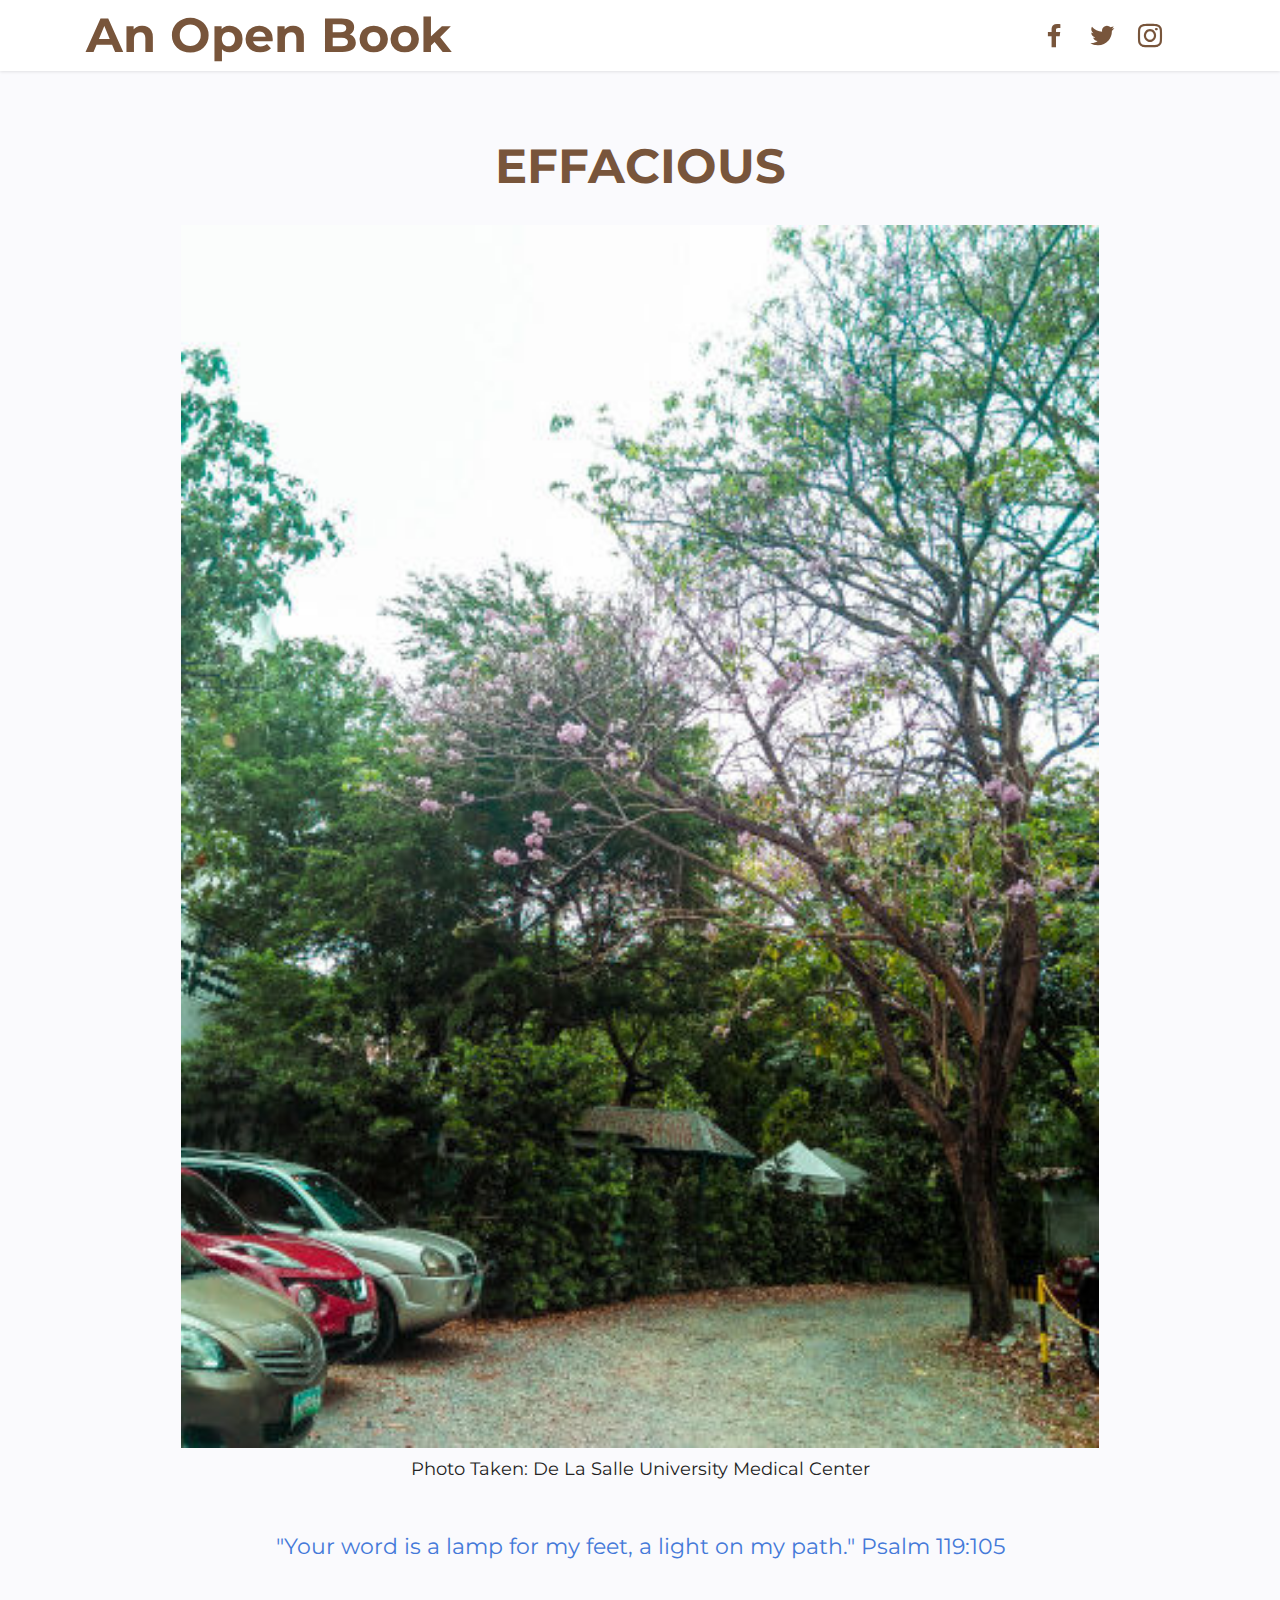
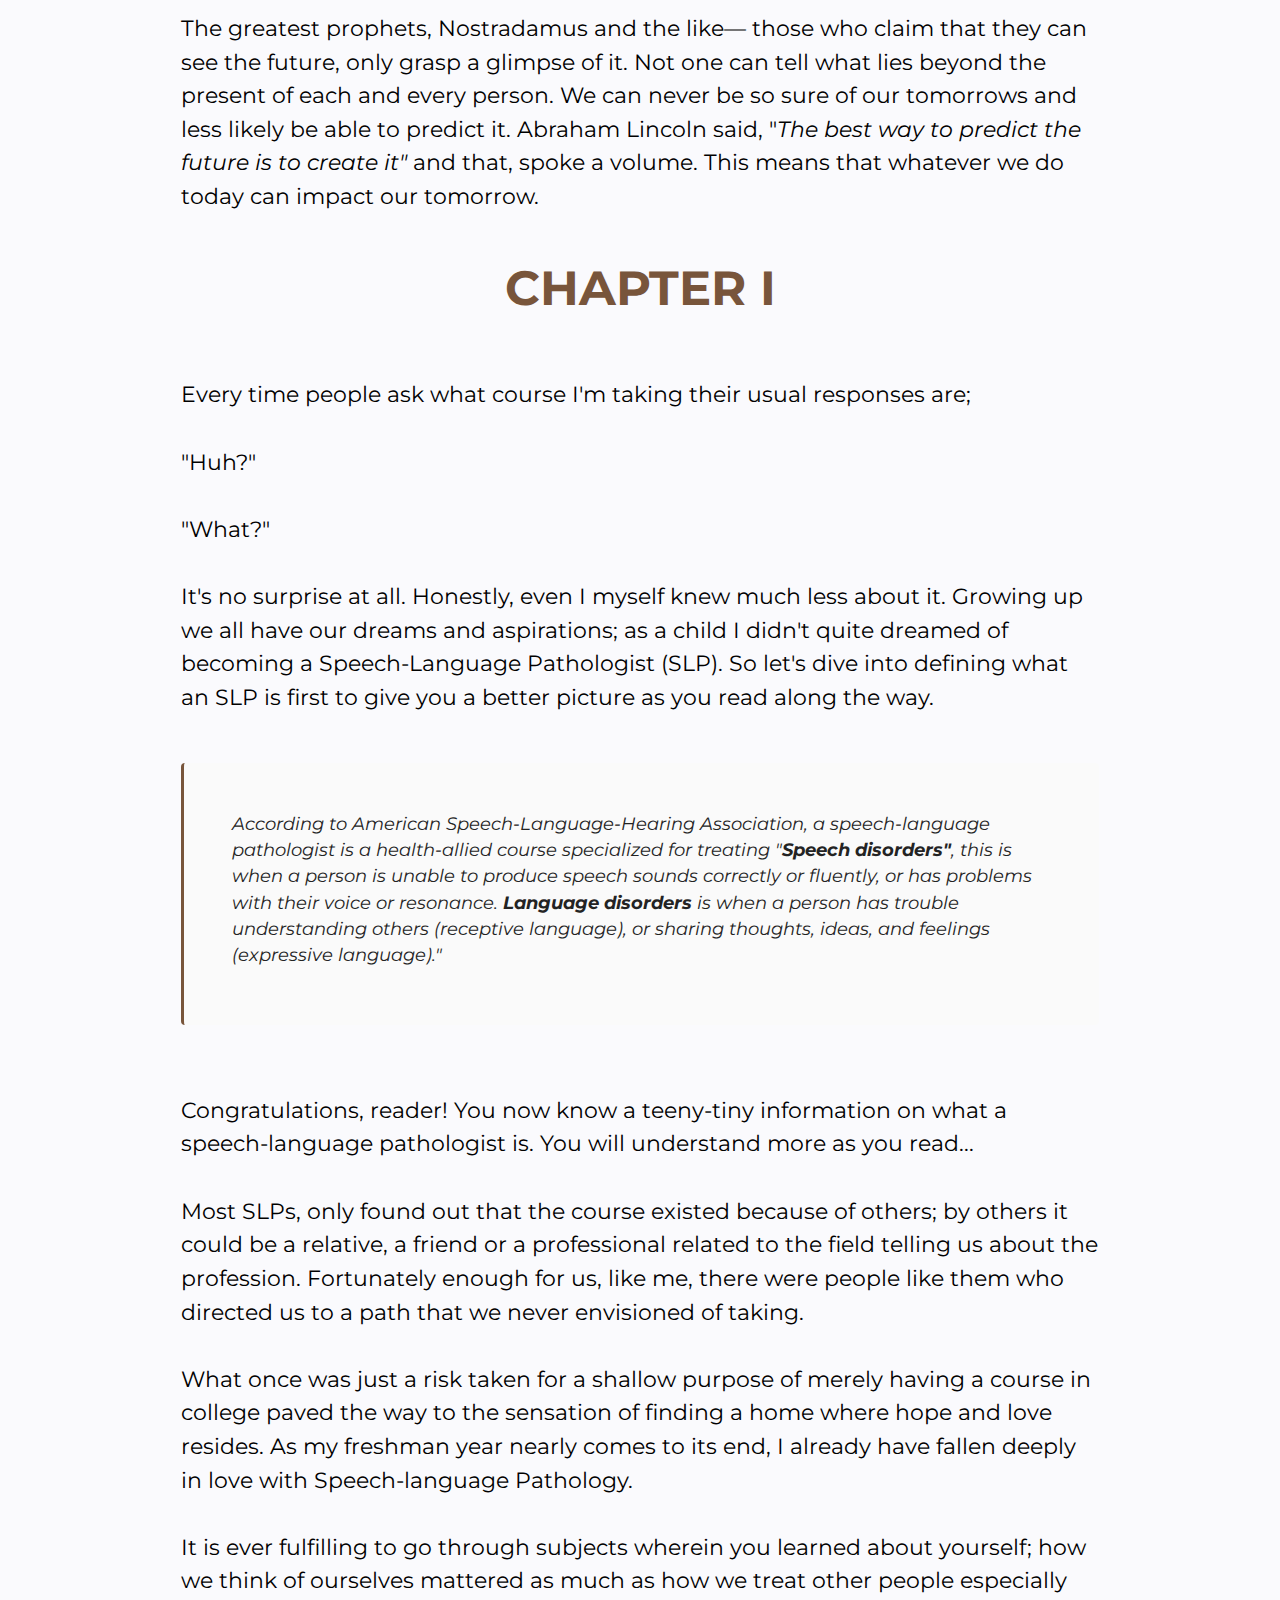
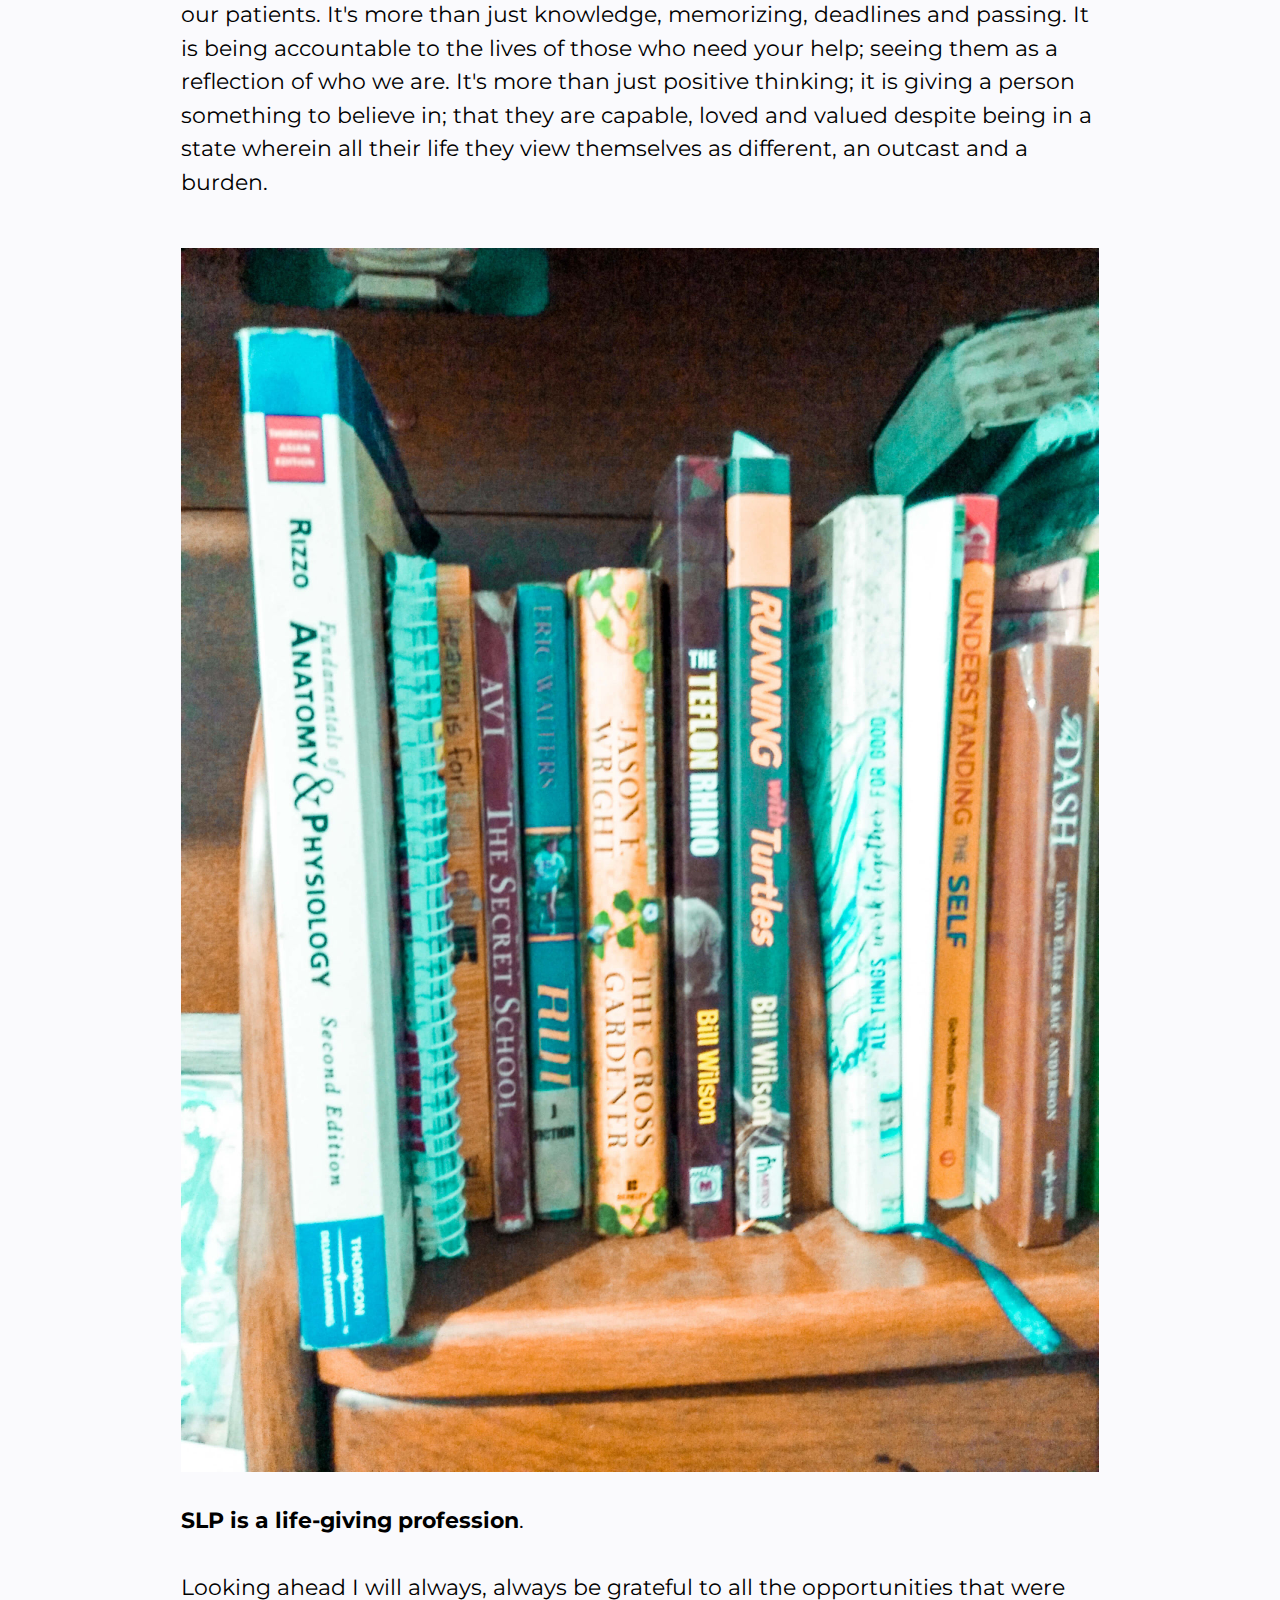
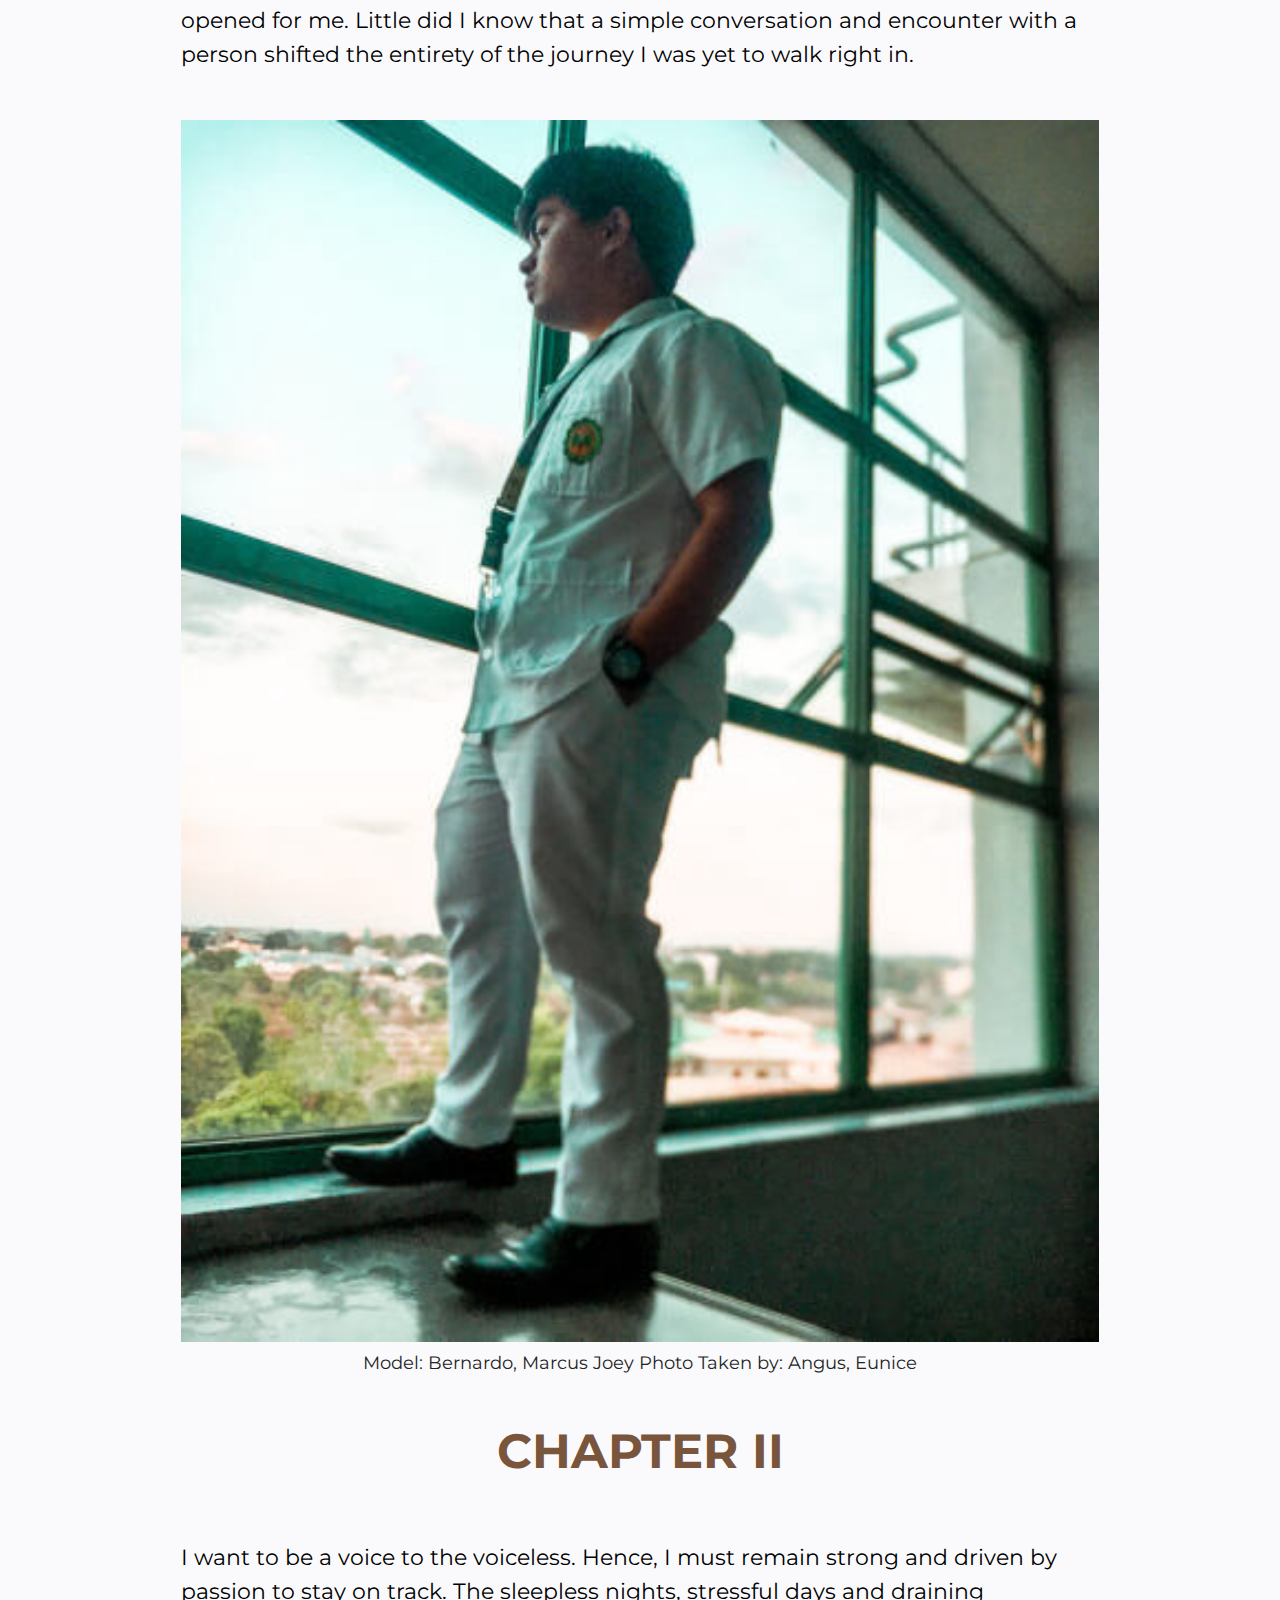
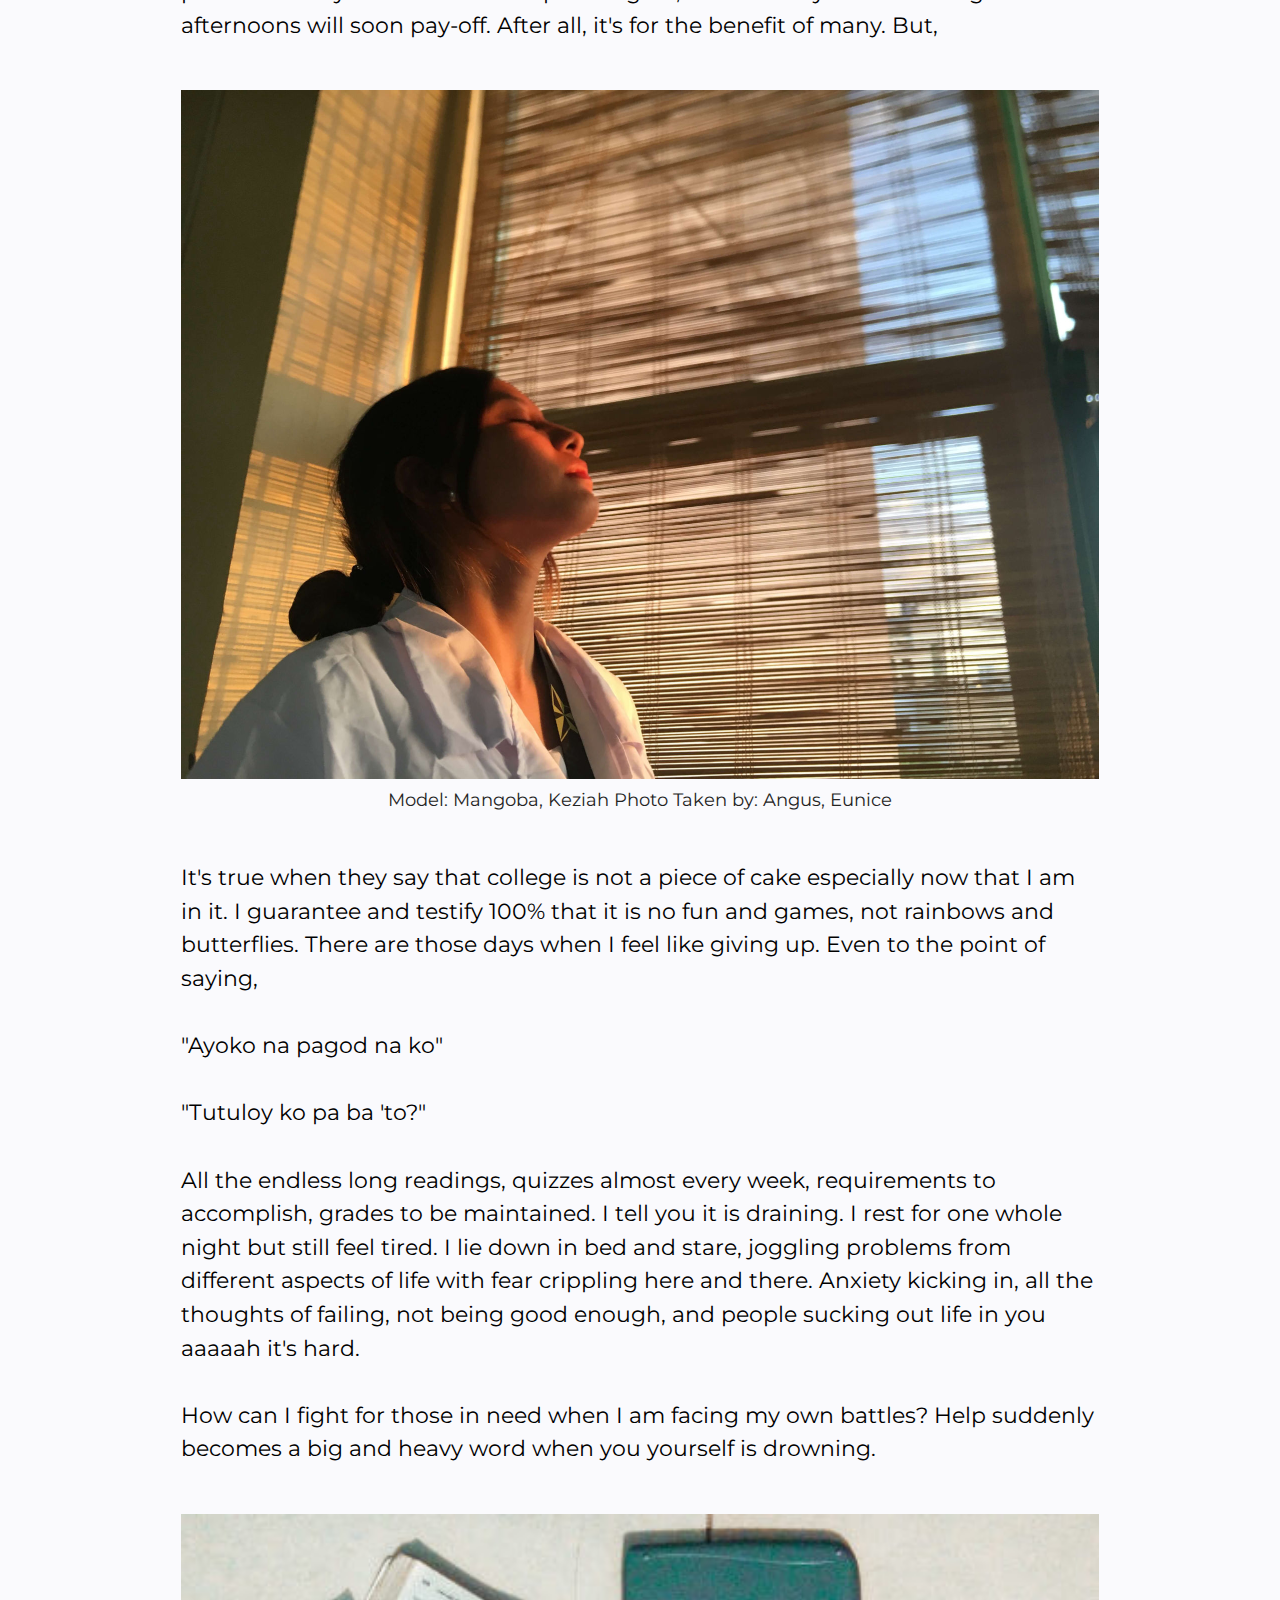
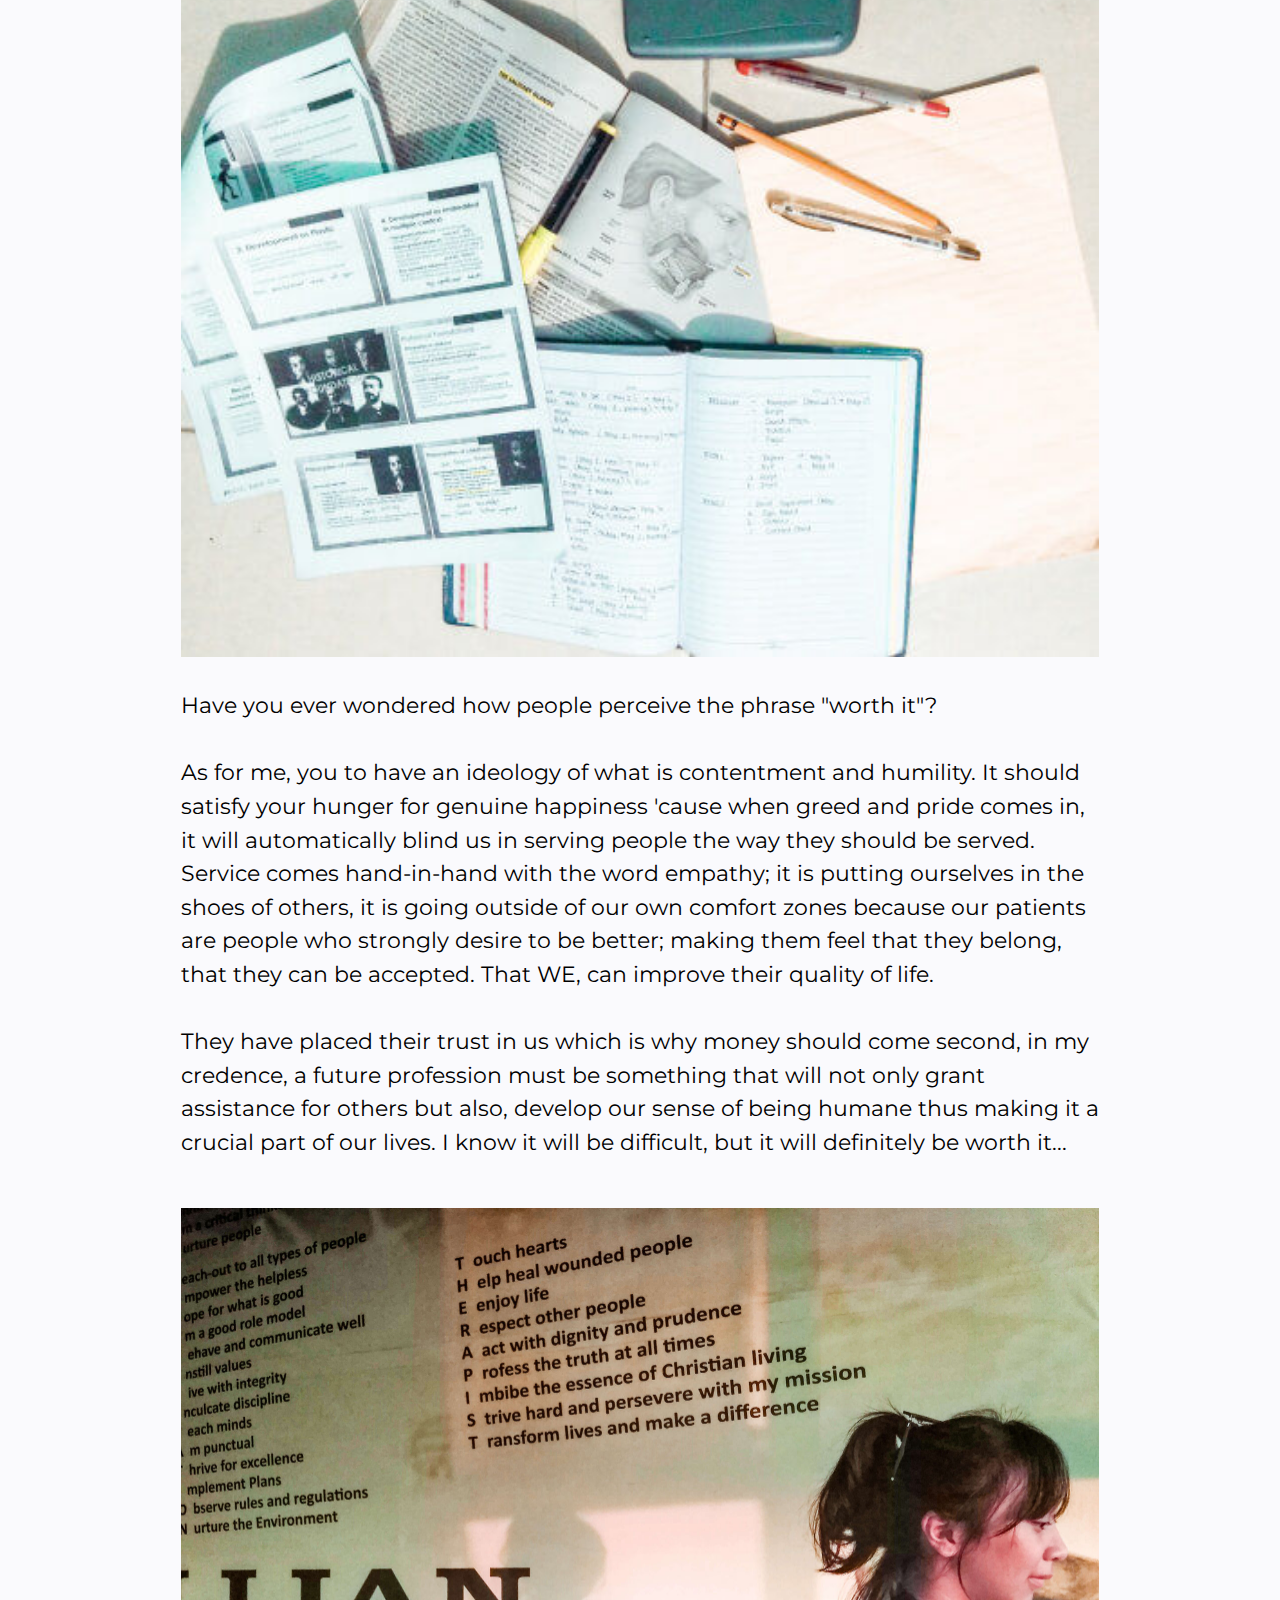
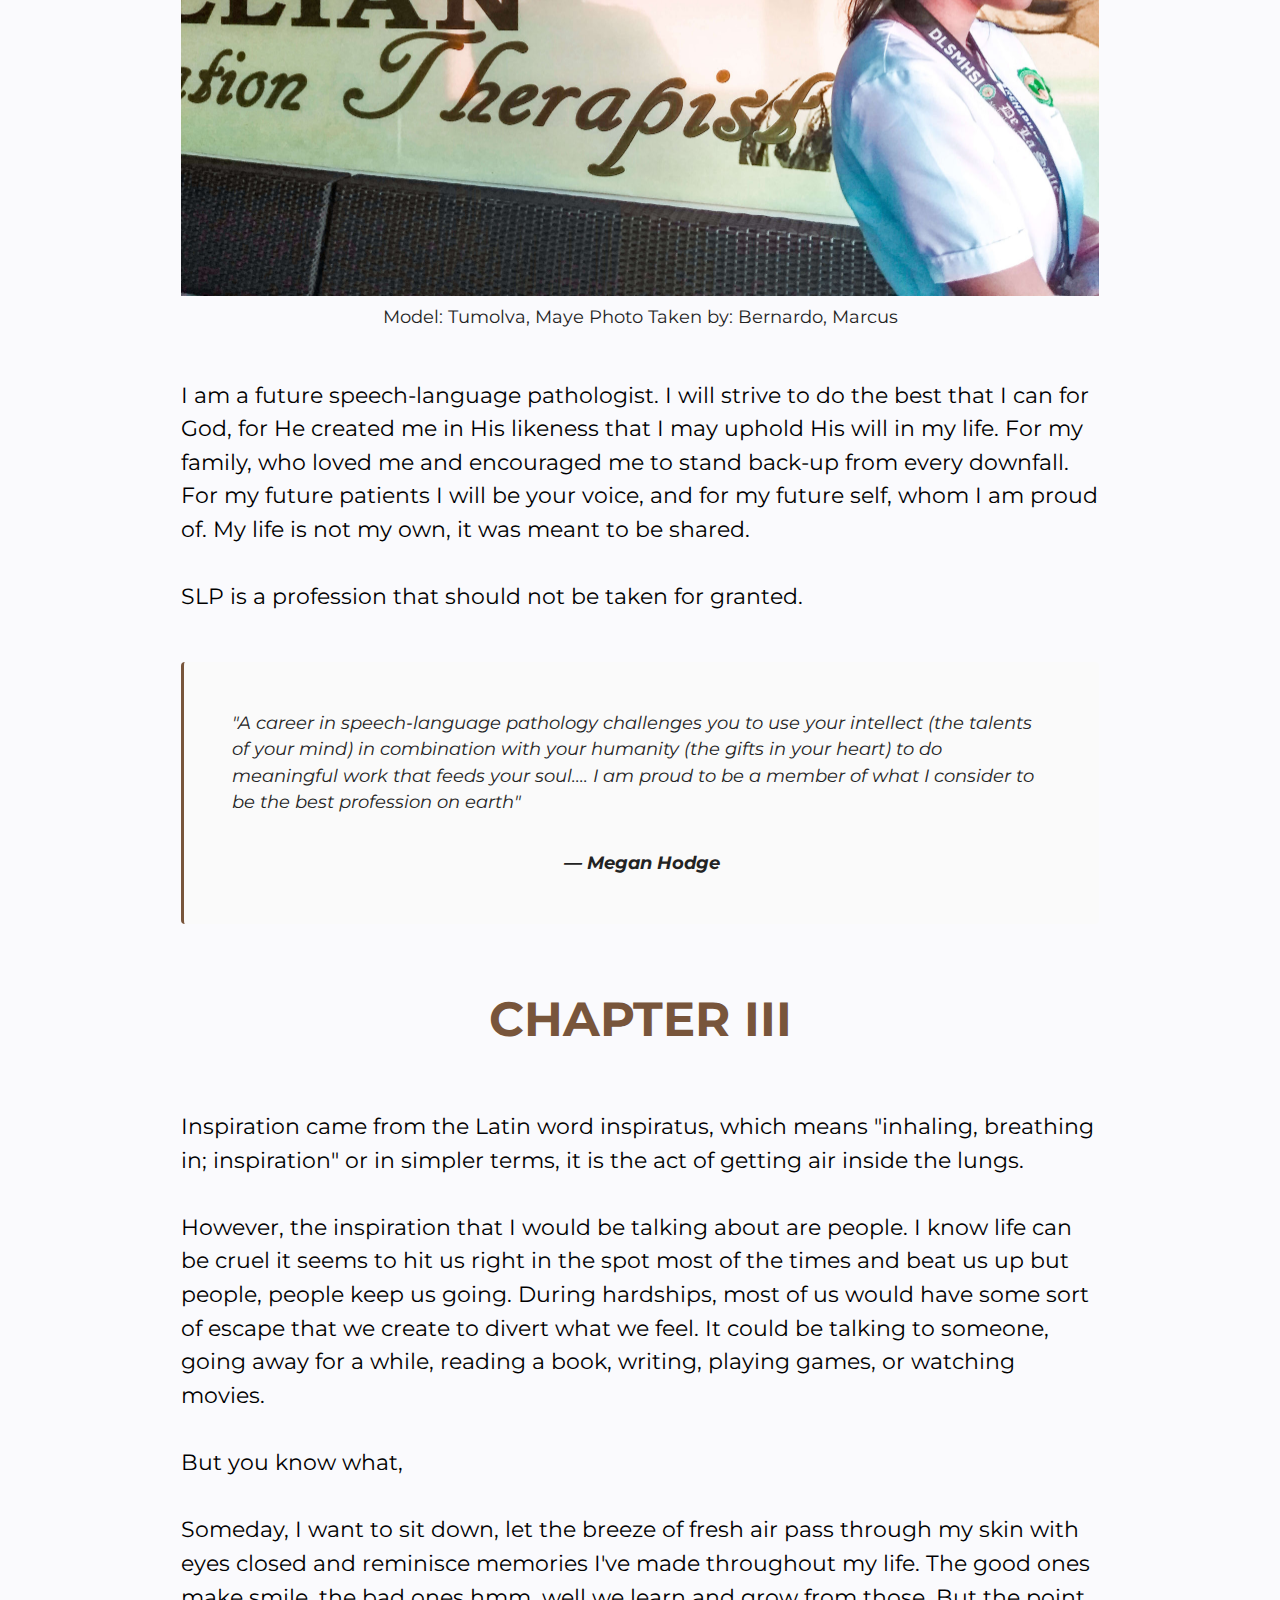
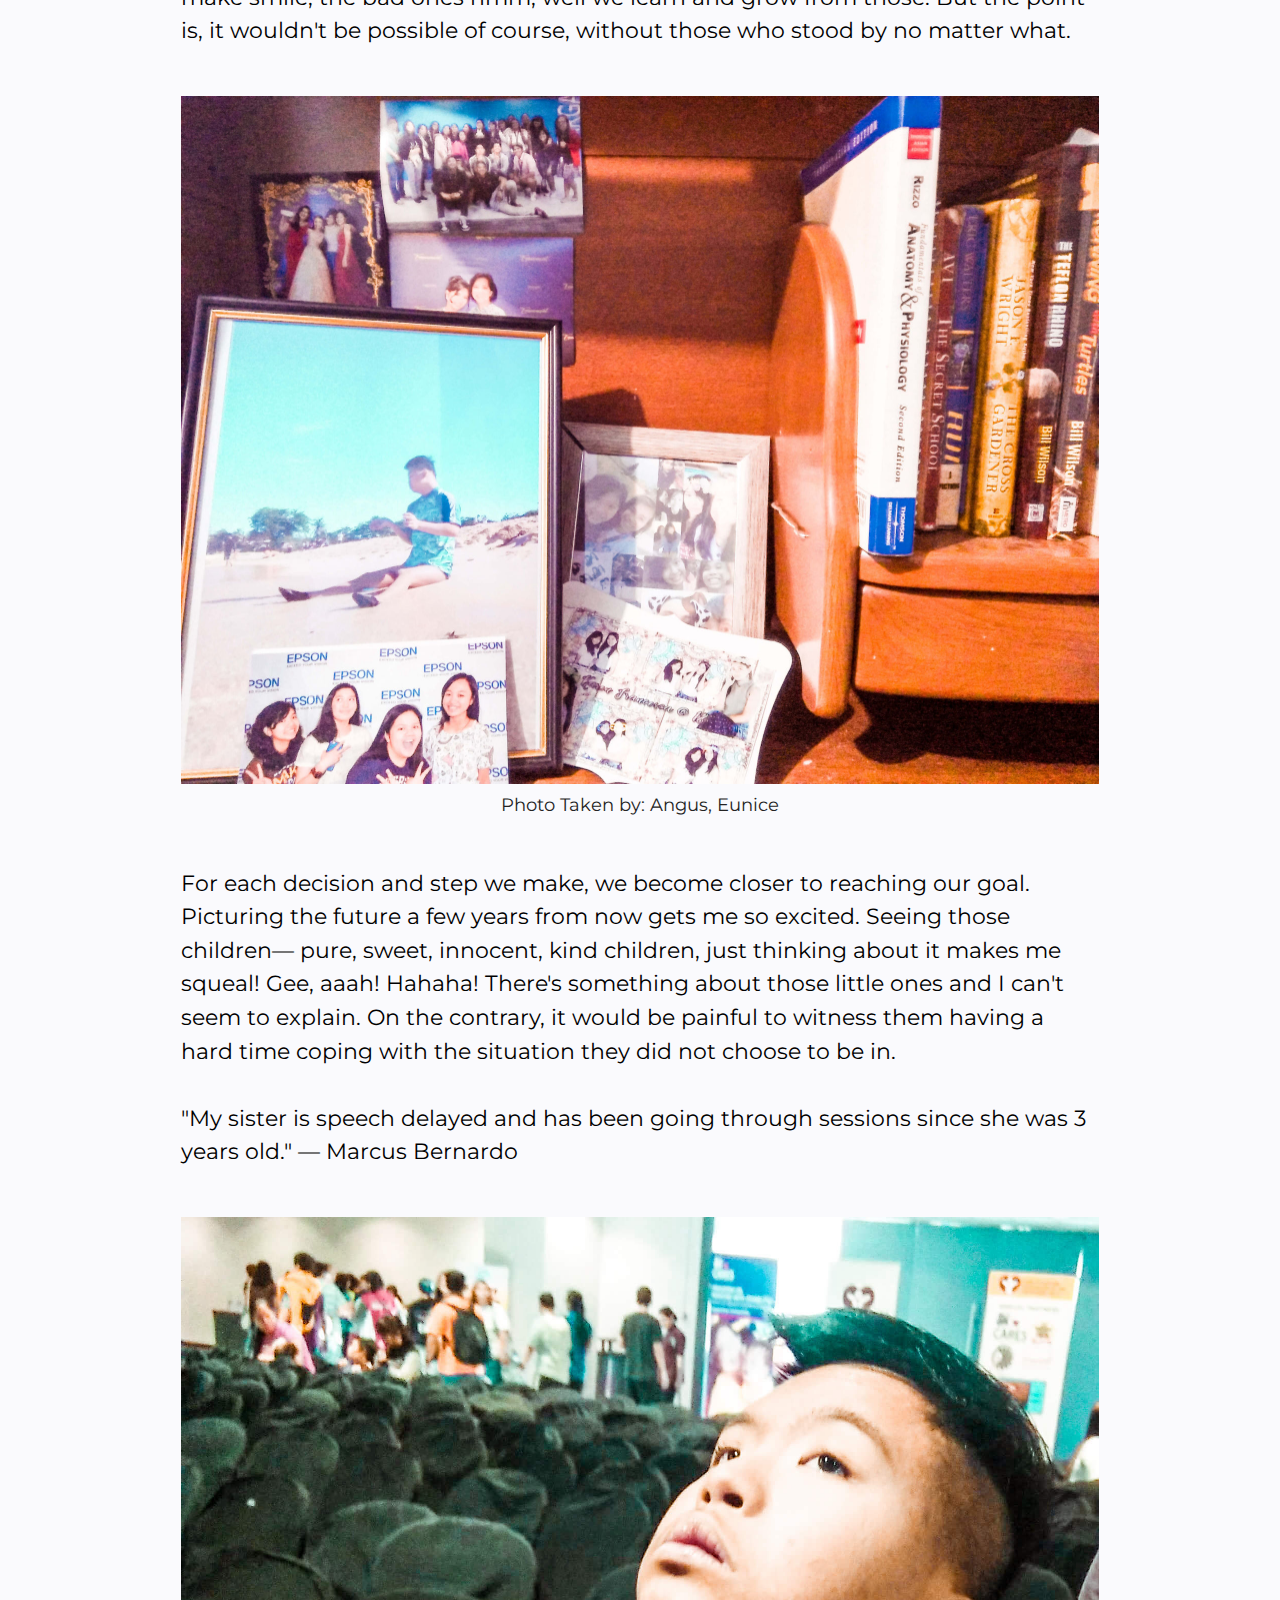
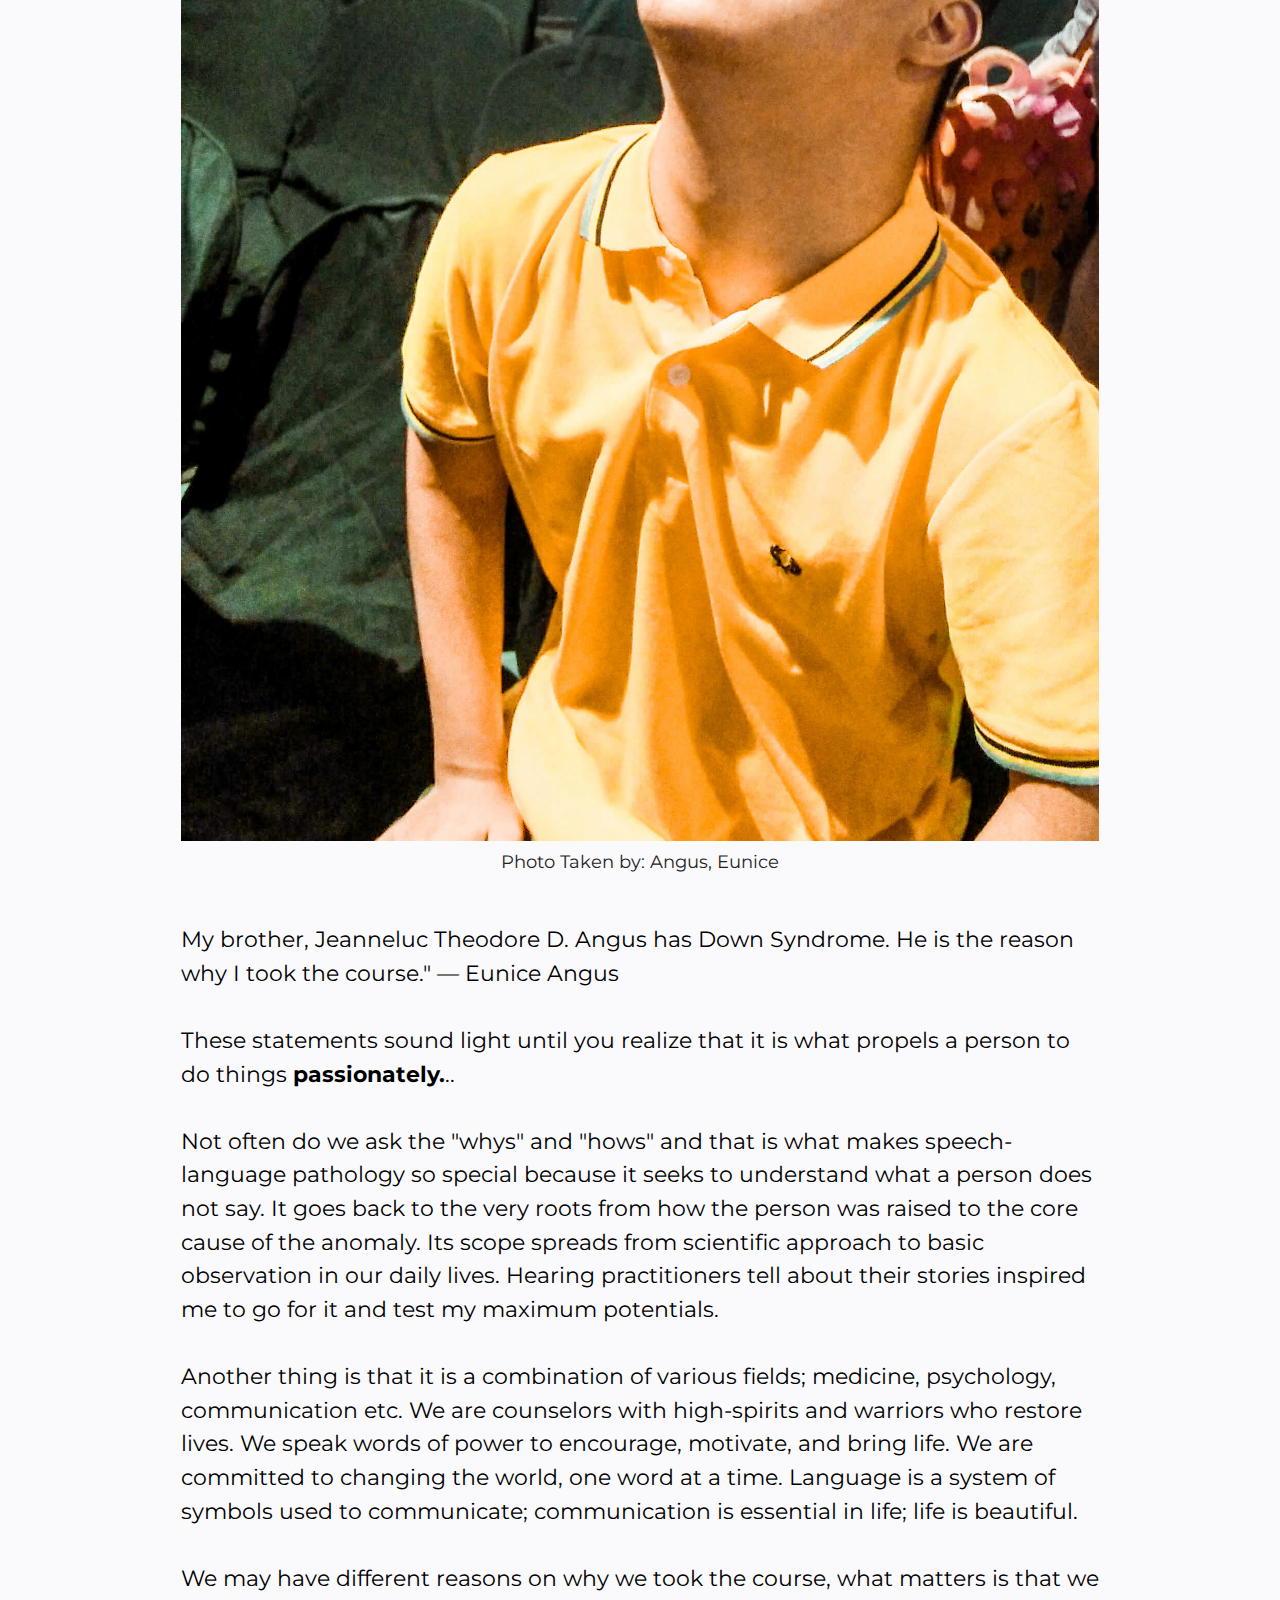
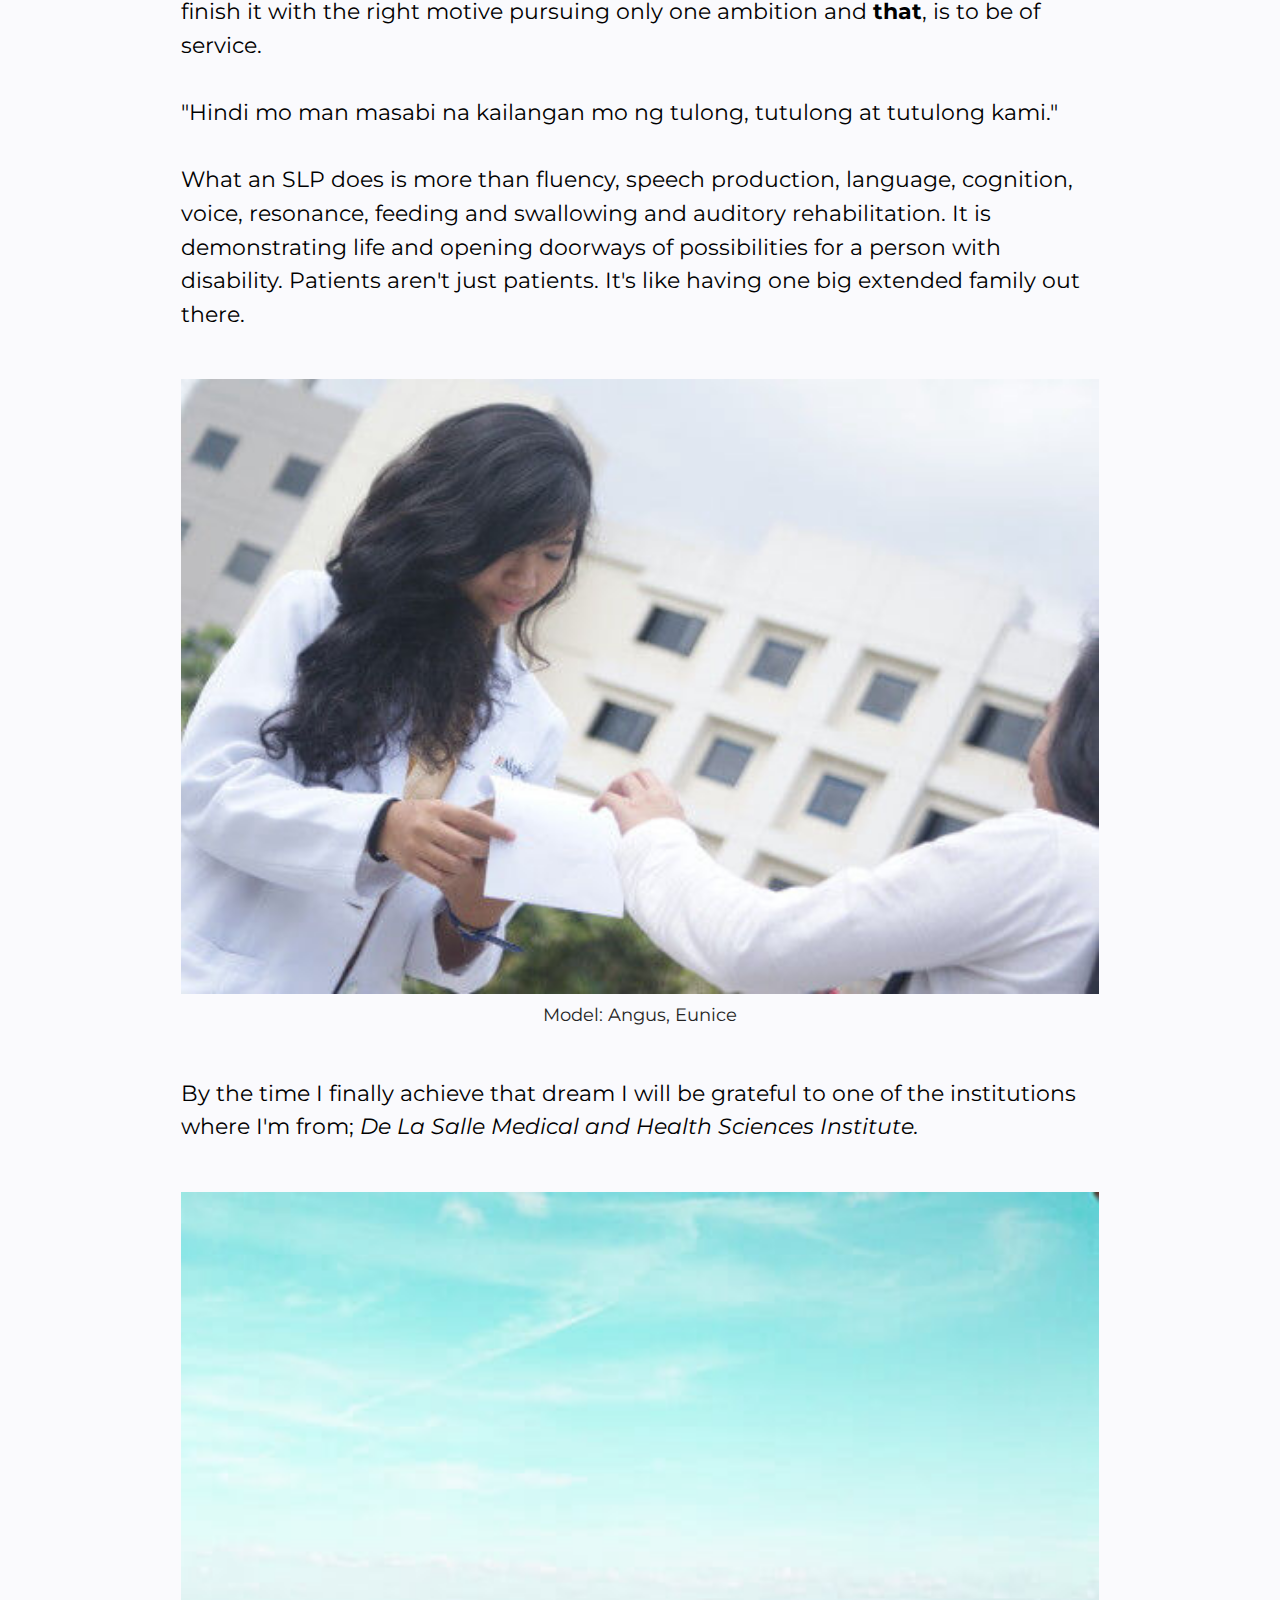
<file: page7.html>
<!DOCTYPE html>
<html  >
<head>
  
  <meta charset="UTF-8">
  <meta http-equiv="X-UA-Compatible" content="IE=edge">
  <meta name="generator" content="Mobirise v5.1.4, mobirise.com">
  <meta name="viewport" content="width=device-width, initial-scale=1, minimum-scale=1">
  <link rel="shortcut icon" href="assets/images/circle-cropped-1-128x128-1.png" type="image/x-icon">
  <meta name="description" content="">
  
  
  <title>EFFACIOUS</title>
  <link rel="stylesheet" href="assets/tether/tether.min.css">
  <link rel="stylesheet" href="assets/bootstrap/css/bootstrap.min.css">
  <link rel="stylesheet" href="assets/bootstrap/css/bootstrap-grid.min.css">
  <link rel="stylesheet" href="assets/bootstrap/css/bootstrap-reboot.min.css">
  <link rel="stylesheet" href="assets/dropdown/css/style.css">
  <link rel="stylesheet" href="assets/socicon/css/styles.css">
  <link rel="stylesheet" href="assets/theme/css/style.css">
  <link rel="preload" as="style" href="assets/mobirise/css/mbr-additional.css"><link rel="stylesheet" href="assets/mobirise/css/mbr-additional.css" type="text/css">
  
  
  
  
</head>
<body>
  
  <section class="menu menu3 cid-sc4ndcMfeV" once="menu" id="menu3-7e">
    
    <nav class="navbar navbar-dropdown navbar-fixed-top navbar-expand-lg">
        <div class="container">
            <div class="navbar-brand">
                
                <span class="navbar-caption-wrap"><a class="navbar-caption text-primary display-2" href="index.html#header3-4">An Open Book</a></span>
            </div>
            <button class="navbar-toggler" type="button" data-toggle="collapse" data-target="#navbarSupportedContent" aria-controls="navbarNavAltMarkup" aria-expanded="false" aria-label="Toggle navigation">
                <div class="hamburger">
                    <span></span>
                    <span></span>
                    <span></span>
                    <span></span>
                </div>
            </button>
            <div class="collapse navbar-collapse" id="navbarSupportedContent">
                
                <div class="icons-menu">
                    <a class="iconfont-wrapper" href="page5.html" target="_blank">
                        <span class="p-2 mbr-iconfont socicon-facebook socicon"></span>
                    </a>
                    <a class="iconfont-wrapper" href="page5.html#header3-12" target="_blank">
                        <span class="p-2 mbr-iconfont socicon-twitter socicon"></span>
                    </a>
                    <a class="iconfont-wrapper" href="page5.html#header3-12" target="_blank">
                        <span class="p-2 mbr-iconfont socicon-instagram socicon"></span>
                    </a>
                    
                </div>
                
            </div>
        </div>
    </nav>
</section>

<section class="content4 cid-sdAye3pddg" id="content4-7g">
    
    
    <div class="container">
        <div class="row justify-content-center">
            <div class="title col-md-12 col-lg-10">
                <h3 class="mbr-section-title mbr-fonts-style align-center mb-4 display-2"><strong>EFFACIOUS</strong></h3>
                
                
            </div>
        </div>
    </div>
</section>

<section class="image3 cid-sdAxMQ8ilg" id="image3-7f">
    

    

    <div class="container">
        <div class="row justify-content-center">
            <div class="col-12 col-lg-10">
                <div class="image-wrapper">
                    <img src="assets/images/ef-376x501.jpg" alt="">
                    <p class="mbr-description mbr-fonts-style mt-2 align-center display-4">
                        Photo Taken: De La Salle University Medical Center</p>
                </div>
            </div>
        </div>
    </div>
</section>

<section class="content5 cid-sdAyqOBHUP" id="content5-7h">
    
    <div class="container">
        <div class="row justify-content-center">
            <div class="col-md-12 col-lg-10">
                
                
                <p class="mbr-text mbr-fonts-style display-7">
                    "Your word is a lamp for my feet, a light on my path." Psalm 119:105</p>
            </div>
        </div>
    </div>
</section>

<section class="content5 cid-sdAyywhXgx" id="content5-7i">
    
    <div class="container">
        <div class="row justify-content-center">
            <div class="col-md-12 col-lg-10">
                
                
                <p class="mbr-text mbr-fonts-style display-7">The greatest prophets, Nostradamus and the like— those who claim that they can see the future, only grasp a glimpse of it. Not one can tell what lies beyond the present of each and every person. We can never be so sure of our tomorrows and less likely be able to predict it. Abraham Lincoln said, "<em>The best way to predict the future is to create it" </em>and that, spoke a volume. This means that whatever we do today can impact our tomorrow.</p>
            </div>
        </div>
    </div>
</section>

<section class="content4 cid-sdAyHVnKxu" id="content4-7j">
    
    
    <div class="container">
        <div class="row justify-content-center">
            <div class="title col-md-12 col-lg-10">
                <h3 class="mbr-section-title mbr-fonts-style align-center mb-4 display-2"><strong>CHAPTER I</strong></h3>
                
                
            </div>
        </div>
    </div>
</section>

<section class="content5 cid-sdAA46oheo" id="content5-7k">
    
    <div class="container">
        <div class="row justify-content-center">
            <div class="col-md-12 col-lg-10">
                
                
                <p class="mbr-text mbr-fonts-style display-7">Every time people ask what course I'm taking their usual responses are;<br><br>"Huh?"<br><br>"What?"<br><br>It's no surprise at all. Honestly, even I myself knew much less about it. Growing up we all have our dreams and aspirations; as a child I didn't quite dreamed of becoming a Speech-Language Pathologist (SLP). So let's dive into defining what an SLP is first to give you a better picture as you read along the way.</p>
            </div>
        </div>
    </div>
</section>

<section class="content7 cid-sdAA6YWmP0" id="content7-7l">
    
    <div class="container">
        <div class="row justify-content-center">
            <div class="col-12 col-md-10">
                <blockquote class="mbr-fonts-style display-4">According to American Speech-Language-Hearing Association, a speech-language pathologist is a health-allied course specialized for treating "<strong>Speech disorders"</strong>,&nbsp;this is when a person is unable to produce speech sounds correctly or fluently, or has problems with their voice or resonance. <strong>Language disorders </strong>is when a person has trouble understanding others (receptive language), or sharing thoughts, ideas, and feelings (expressive language)."<h5 class="mbr-section-title mbr-fonts-style mb-2"></h5></blockquote>
            </div>
        </div>
    </div>
</section>

<section class="content5 cid-sdAAp3zeF3" id="content5-7m">
    
    <div class="container">
        <div class="row justify-content-center">
            <div class="col-md-12 col-lg-10">
                
                
                <p class="mbr-text mbr-fonts-style display-7">Congratulations, reader! You now know a teeny-tiny information on what a speech-language pathologist is. You will understand more as you read...<br><br>Most SLPs, only found out that the course existed because of others; by others it could be a relative, a friend or a professional related to the field telling us about the profession. Fortunately enough for us, like me, there were people like them who directed us to a path that we never envisioned of taking.<br><br>What once was just a risk taken for a shallow purpose of merely having a course in college paved the way to the sensation of finding a home where hope and love resides. As my freshman year nearly comes to its end, I already have fallen deeply in love with Speech-language Pathology.<br><br>It is ever fulfilling to go through subjects wherein you learned about yourself; how we think of ourselves mattered as much as how we treat other people especially our patients. It's more than just knowledge, memorizing, deadlines and passing. It is being accountable to the lives of those who need your help; seeing them as a reflection of who we are. It's more than just positive thinking; it is giving a person something to believe in; that they are capable, loved and valued despite being in a state wherein all their life they view themselves as different, an outcast and a burden.</p>
            </div>
        </div>
    </div>
</section>

<section class="image3 cid-sdAAxnzPoY" id="image3-7n">
    

    

    <div class="container">
        <div class="row justify-content-center">
            <div class="col-12 col-lg-10">
                <div class="image-wrapper">
                    <img src="assets/images/ef1-1836x2448.jpg" alt="">
                    
                </div>
            </div>
        </div>
    </div>
</section>

<section class="content5 cid-sdAAZbuIs9" id="content5-7o">
    
    <div class="container">
        <div class="row justify-content-center">
            <div class="col-md-12 col-lg-10">
                
                
                <p class="mbr-text mbr-fonts-style display-7"><strong>SLP is a life-giving profession</strong>.<br><br>Looking ahead I will always, always be grateful to all the opportunities that were opened for me. Little did I know that a simple conversation and encounter with a person shifted the entirety of the journey I was yet to walk right in.</p>
            </div>
        </div>
    </div>
</section>

<section class="image3 cid-sdAB5hetrp" id="image3-7p">
    

    

    <div class="container">
        <div class="row justify-content-center">
            <div class="col-12 col-lg-10">
                <div class="image-wrapper">
                    <img src="assets/images/ef2-416x554.jpg" alt="">
                    <p class="mbr-description mbr-fonts-style mt-2 align-center display-4">
                        Model: Bernardo, Marcus Joey Photo Taken by: Angus, Eunice</p>
                </div>
            </div>
        </div>
    </div>
</section>

<section class="content4 cid-sdABm7YUES" id="content4-7q">
    
    
    <div class="container">
        <div class="row justify-content-center">
            <div class="title col-md-12 col-lg-10">
                <h3 class="mbr-section-title mbr-fonts-style align-center mb-4 display-2"><strong>CHAPTER II</strong></h3>
                
                
            </div>
        </div>
    </div>
</section>

<section class="content5 cid-sdABoC5wJB" id="content5-7r">
    
    <div class="container">
        <div class="row justify-content-center">
            <div class="col-md-12 col-lg-10">
                
                
                <p class="mbr-text mbr-fonts-style display-7">I want to be a voice to the voiceless. Hence, I must remain strong and driven by passion to stay on track. The sleepless nights, stressful days and draining afternoons will soon pay-off. After all, it's for the benefit of many. But,</p>
            </div>
        </div>
    </div>
</section>

<section class="image3 cid-sdABsE542D" id="image3-7s">
    

    

    <div class="container">
        <div class="row justify-content-center">
            <div class="col-12 col-lg-10">
                <div class="image-wrapper">
                    <img src="assets/images/ef3-1836x1377.jpg" alt="">
                    <p class="mbr-description mbr-fonts-style mt-2 align-center display-4">
                        Model: Mangoba, Keziah Photo Taken by: Angus, Eunice</p>
                </div>
            </div>
        </div>
    </div>
</section>

<section class="content5 cid-sdABTICujo" id="content5-7t">
    
    <div class="container">
        <div class="row justify-content-center">
            <div class="col-md-12 col-lg-10">
                
                
                <p class="mbr-text mbr-fonts-style display-7">It's true when they say that college is not a piece of cake especially now that I am in it. I guarantee and testify 100% that it is no fun and games, not rainbows and butterflies. There are those days when I feel like giving up. Even to the point of saying,<br><br>"Ayoko na pagod na ko"<br><br>"Tutuloy ko pa ba 'to?"<br><br>All the endless long readings, quizzes almost every week, requirements to accomplish, grades to be maintained. I tell you it is draining. I rest for one whole night but still feel tired. I lie down in bed and stare, joggling problems from different aspects of life with fear crippling here and there. Anxiety kicking in, all the thoughts of failing, not being good enough, and people sucking out life in you aaaaah it's hard.<br><br>How can I fight for those in need when I am facing my own battles? Help suddenly becomes a big and heavy word when you yourself is drowning.<br></p>
            </div>
        </div>
    </div>
</section>

<section class="image3 cid-sdABZbtdqf" id="image3-7u">
    

    

    <div class="container">
        <div class="row justify-content-center">
            <div class="col-12 col-lg-10">
                <div class="image-wrapper">
                    <img src="assets/images/ef4-509x412.jpg" alt="">
                    
                </div>
            </div>
        </div>
    </div>
</section>

<section class="content5 cid-sdAC8J99mZ" id="content5-7v">
    
    <div class="container">
        <div class="row justify-content-center">
            <div class="col-md-12 col-lg-10">
                
                
                <p class="mbr-text mbr-fonts-style display-7">Have you ever wondered how people perceive the phrase "worth it"?<br><br>As for me, you to have an ideology of what is contentment and humility. It should satisfy your hunger for genuine happiness 'cause when greed and pride comes in, it will automatically blind us in serving people the way they should be served. Service comes hand-in-hand with the word empathy; it is putting ourselves in the shoes of others, it is going outside of our own comfort zones because our patients are people who strongly desire to be better; making them feel that they belong, that they can be accepted. That WE, can improve their quality of life.<br><br>They have placed their trust in us which is why money should come second, in my credence, a future profession must be something that will not only grant assistance for others but also, develop our sense of being humane thus making it a crucial part of our lives. I know it will be difficult, but it will definitely be worth it...</p>
            </div>
        </div>
    </div>
</section>

<section class="image3 cid-sdACIzOOdk" id="image3-7w">
    

    

    <div class="container">
        <div class="row justify-content-center">
            <div class="col-12 col-lg-10">
                <div class="image-wrapper">
                    <img src="assets/images/ef5-1836x1377.jpg" alt="">
                    <p class="mbr-description mbr-fonts-style mt-2 align-center display-4">
                        Model: Tumolva, Maye Photo Taken by: Bernardo, Marcus</p>
                </div>
            </div>
        </div>
    </div>
</section>

<section class="content5 cid-sdACW97QKL" id="content5-7x">
    
    <div class="container">
        <div class="row justify-content-center">
            <div class="col-md-12 col-lg-10">
                
                
                <p class="mbr-text mbr-fonts-style display-7">I am a future speech-language pathologist. I will strive to do the best that I can for God, for He created me in His likeness that I may uphold His will in my life. For my family, who loved me and encouraged me to stand back-up from every downfall. For my future patients I will be your voice, and for my future self, whom I am proud of. My life is not my own, it was meant to be shared.<br><br>SLP is a profession that should not be taken for granted.</p>
            </div>
        </div>
    </div>
</section>

<section class="content7 cid-sdAD8yVKR9" id="content7-7y">
    
    <div class="container">
        <div class="row justify-content-center">
            <div class="col-12 col-md-10">
                <blockquote class="mbr-fonts-style display-4">"A career in speech-language pathology challenges you to use your intellect (the talents of your mind) in combination with your humanity (the gifts in your heart) to do meaningful work that feeds your soul.... I am proud to be a member of what I consider to be the best profession on earth"<h5 class="mbr-section-title mbr-fonts-style mb-2"></h5><div><strong><br></strong></div><div><strong>— Megan Hodge</strong></div></blockquote>
            </div>
        </div>
    </div>
</section>

<section class="content4 cid-sdADgbOLtX" id="content4-7z">
    
    
    <div class="container">
        <div class="row justify-content-center">
            <div class="title col-md-12 col-lg-10">
                <h3 class="mbr-section-title mbr-fonts-style align-center mb-4 display-2"><strong>CHAPTER III</strong></h3>
                
                
            </div>
        </div>
    </div>
</section>

<section class="content5 cid-sdADk1Ohjb" id="content5-80">
    
    <div class="container">
        <div class="row justify-content-center">
            <div class="col-md-12 col-lg-10">
                
                
                <p class="mbr-text mbr-fonts-style display-7">Inspiration came from the Latin word inspiratus, which means "inhaling, breathing in; inspiration" or in simpler terms, it is the act of getting air inside the lungs.<br><br>However, the inspiration that I would be talking about are people. I know life can be cruel it seems to hit us right in the spot most of the times and beat us up but people, people keep us going. During hardships, most of us would have some sort of escape that we create to divert what we feel. It could be talking to someone, going away for a while, reading a book, writing, playing games, or watching movies.<br><br>But you know what,<br><br>Someday, I want to sit down, let the breeze of fresh air pass through my skin with eyes closed and reminisce memories I've made throughout my life. The good ones make smile, the bad ones hmm, well we learn and grow from those. But the point is, it wouldn't be possible of course, without those who stood by no matter what.</p>
            </div>
        </div>
    </div>
</section>

<section class="image3 cid-sdADpIfeNT" id="image3-81">
    

    

    <div class="container">
        <div class="row justify-content-center">
            <div class="col-12 col-lg-10">
                <div class="image-wrapper">
                    <img src="assets/images/ef6-1836x1377.jpg" alt="">
                    <p class="mbr-description mbr-fonts-style mt-2 align-center display-4">
                        Photo Taken by: Angus, Eunice</p>
                </div>
            </div>
        </div>
    </div>
</section>

<section class="content5 cid-sdADBmLs2X" id="content5-82">
    
    <div class="container">
        <div class="row justify-content-center">
            <div class="col-md-12 col-lg-10">
                
                
                <p class="mbr-text mbr-fonts-style display-7">For each decision and step we make, we become closer to reaching our goal. Picturing the future a few years from now gets me so excited. Seeing those children— pure, sweet, innocent, kind children, just thinking about it makes me squeal! Gee, aaah! Hahaha! There's something about those little ones and I can't seem to explain. On the contrary, it would be painful to witness them having a hard time coping with the situation they did not choose to be in.<br><br>"My sister is speech delayed and has been going through sessions since she was 3 years old." — Marcus Bernardo</p>
            </div>
        </div>
    </div>
</section>

<section class="image3 cid-sdAE5EpV7S" id="image3-83">
    

    

    <div class="container">
        <div class="row justify-content-center">
            <div class="col-12 col-lg-10">
                <div class="image-wrapper">
                    <img src="assets/images/ef7-1781x2374.jpg" alt="">
                    <p class="mbr-description mbr-fonts-style mt-2 align-center display-4">
                        Photo Taken by: Angus, Eunice</p>
                </div>
            </div>
        </div>
    </div>
</section>

<section class="content5 cid-sdAEh58QLj" id="content5-84">
    
    <div class="container">
        <div class="row justify-content-center">
            <div class="col-md-12 col-lg-10">
                
                
                <p class="mbr-text mbr-fonts-style display-7">My brother, Jeanneluc Theodore D. Angus has Down Syndrome. He is the reason why I took the course." — Eunice Angus<br><br>These statements sound light until you realize that it is what propels a person to do things <strong>passionately.</strong>..<br><br>Not often do we ask the "whys" and "hows" and that is what makes speech-language pathology so special because it seeks to understand what a person does not say. It goes back to the very roots from how the person was raised to the core cause of the anomaly. Its scope spreads from scientific approach to basic observation in our daily lives. Hearing practitioners tell about their stories inspired me to go for it and test my maximum potentials.<br><br>Another thing is that it is a combination of various fields; medicine, psychology, communication etc. We are counselors with high-spirits and warriors who restore lives. We speak words of power to encourage, motivate, and bring life. We are committed to changing the world, one word at a time. Language is a system of symbols used to communicate; communication is essential in life; life is beautiful.<br><br>We may have different reasons on why we took the course, what matters is that we finish it with the right motive pursuing only one ambition and <strong>that</strong>, is to be of service.<br><br>"Hindi mo man masabi na kailangan mo ng tulong, tutulong at tutulong kami."<br><br>What an SLP does is more than fluency, speech production, language, cognition, voice, resonance, feeding and swallowing and auditory rehabilitation. It is demonstrating life and opening doorways of possibilities for a person with disability. Patients aren't just patients. It's like having one big extended family out there.</p>
            </div>
        </div>
    </div>
</section>

<section class="image3 cid-sdAER5qud4" id="image3-85">
    

    

    <div class="container">
        <div class="row justify-content-center">
            <div class="col-12 col-lg-10">
                <div class="image-wrapper">
                    <img src="assets/images/ef8-500x335.jpg" alt="">
                    <p class="mbr-description mbr-fonts-style mt-2 align-center display-4">
                        Model: Angus, Eunice</p>
                </div>
            </div>
        </div>
    </div>
</section>

<section class="content5 cid-sdAF81Vb4a" id="content5-86">
    
    <div class="container">
        <div class="row justify-content-center">
            <div class="col-md-12 col-lg-10">
                
                
                <p class="mbr-text mbr-fonts-style display-7">By the time I finally achieve that dream I will be grateful to one of the institutions where I'm from; <em>De La Salle Medical and Health Sciences Institute.</em></p>
            </div>
        </div>
    </div>
</section>

<section class="image3 cid-sdAFh5MOxU" id="image3-87">
    

    

    <div class="container">
        <div class="row justify-content-center">
            <div class="col-12 col-lg-10">
                <div class="image-wrapper">
                    <img src="assets/images/ef9-470x626.jpg" alt="">
                    <p class="mbr-description mbr-fonts-style mt-2 align-center display-4">
                        Photo Taken at: De La Salle Medical and Health Sciences Institute</p>
                </div>
            </div>
        </div>
    </div>
</section>

<section class="content5 cid-sdAFqFJSKi" id="content5-88">
    
    <div class="container">
        <div class="row justify-content-center">
            <div class="col-md-12 col-lg-10">
                
                
                <p class="mbr-text mbr-fonts-style display-7">With God by our side all the frustration, pressure, failures, and wounds will fade away. He brought us here because He will use us for a greater purpose. Alleviating pain is one thing, touching lives is another. Everybody deserves to know that they are important regardless of capabilities.<br><br>Truly, I'm honored to be part of something bigger than myself. I do not in any way regret being here, taking this course, and seeing myself progress through the good and bad days.<br><br>I didn't imagine this but now I am in awe of how everything is falling into place. One person, one conversation followed by a series of turn of events and it is my turn now.<br><br>I'm looking forward to what lies ahead. I have high hopes for each and everyone. Step-up reach out with pure hearts, our life is valuable, make it count and— count others in.<br><br>Wherever life takes us,<br><br><strong>Once an SLP 1-2, will always and forever be an SLP 1-2</strong>.<br><br>Behold your future speech-language pathologists, CSP-PASP by 2022.<br><br>And me, in 2023.</p>
            </div>
        </div>
    </div>
</section>

<section class="image3 cid-sdAFzQn7d8" id="image3-89">
    

    

    <div class="container">
        <div class="row justify-content-center">
            <div class="col-12 col-lg-10">
                <div class="image-wrapper">
                    <img src="assets/images/ef10-1836x1377.jpg" alt="">
                    <p class="mbr-description mbr-fonts-style mt-2 align-center display-4">
                        Photo: SLP 1-2, Batch 2022</p>
                </div>
            </div>
        </div>
    </div>
</section>

<section class="content7 cid-sdAFJBGXM7" id="content7-8a">
    
    <div class="container">
        <div class="row justify-content-center">
            <div class="col-12 col-md-10">
                <blockquote class="mbr-fonts-style display-4"><strong>Efficacious adjective</strong><h5 class="mbr-section-title mbr-fonts-style mb-2"></h5><div><strong><br></strong></div><div><strong>I. (of something inanimate or abstract) successful in producing a desired or intended result; effective.</strong></div></blockquote>
            </div>
        </div>
    </div>
</section>

<section class="content5 cid-sdAFSRWfuj" id="content5-8b">
    
    <div class="container">
        <div class="row justify-content-center">
            <div class="col-md-12 col-lg-10">
                
                
                <p class="mbr-text mbr-fonts-style display-7">
                    "He is before all things, and in him all things hold together." Colossians 1:17</p>
            </div>
        </div>
    </div>
</section>

<section class="footer7 cid-sbYHxv30Kv" once="footers" id="footer7-7d">

    

    

    <div class="container">
        <div class="media-container-row align-center mbr-white">
            <div class="col-12">
                <p class="mbr-text mb-0 mbr-fonts-style display-7">
                    © All Rights Reserved
                </p>
            </div>
        </div>
    </div>
</section><section style="background-color: #fff; font-family: -apple-system, BlinkMacSystemFont, 'Segoe UI', 'Roboto', 'Helvetica Neue', Arial, sans-serif; color:#aaa; font-size:12px; padding: 0; align-items: center; display: flex;"><a href="https://mobirise.site/m" style="flex: 1 1; height: 3rem; padding-left: 1rem;"></a><p style="flex: 0 0 auto; margin:0; padding-right:1rem;"><a href="https://mobirise.site/t" style="color:#aaa;">Made</a> with Mobirise css website template</p></section><script src="assets/web/assets/jquery/jquery.min.js"></script>  <script src="assets/popper/popper.min.js"></script>  <script src="assets/tether/tether.min.js"></script>  <script src="assets/bootstrap/js/bootstrap.min.js"></script>  <script src="assets/smoothscroll/smooth-scroll.js"></script>  <script src="assets/dropdown/js/nav-dropdown.js"></script>  <script src="assets/dropdown/js/navbar-dropdown.js"></script>  <script src="assets/touchswipe/jquery.touch-swipe.min.js"></script>  <script src="assets/theme/js/script.js"></script>  
  
  
</body>
</html>
</file>
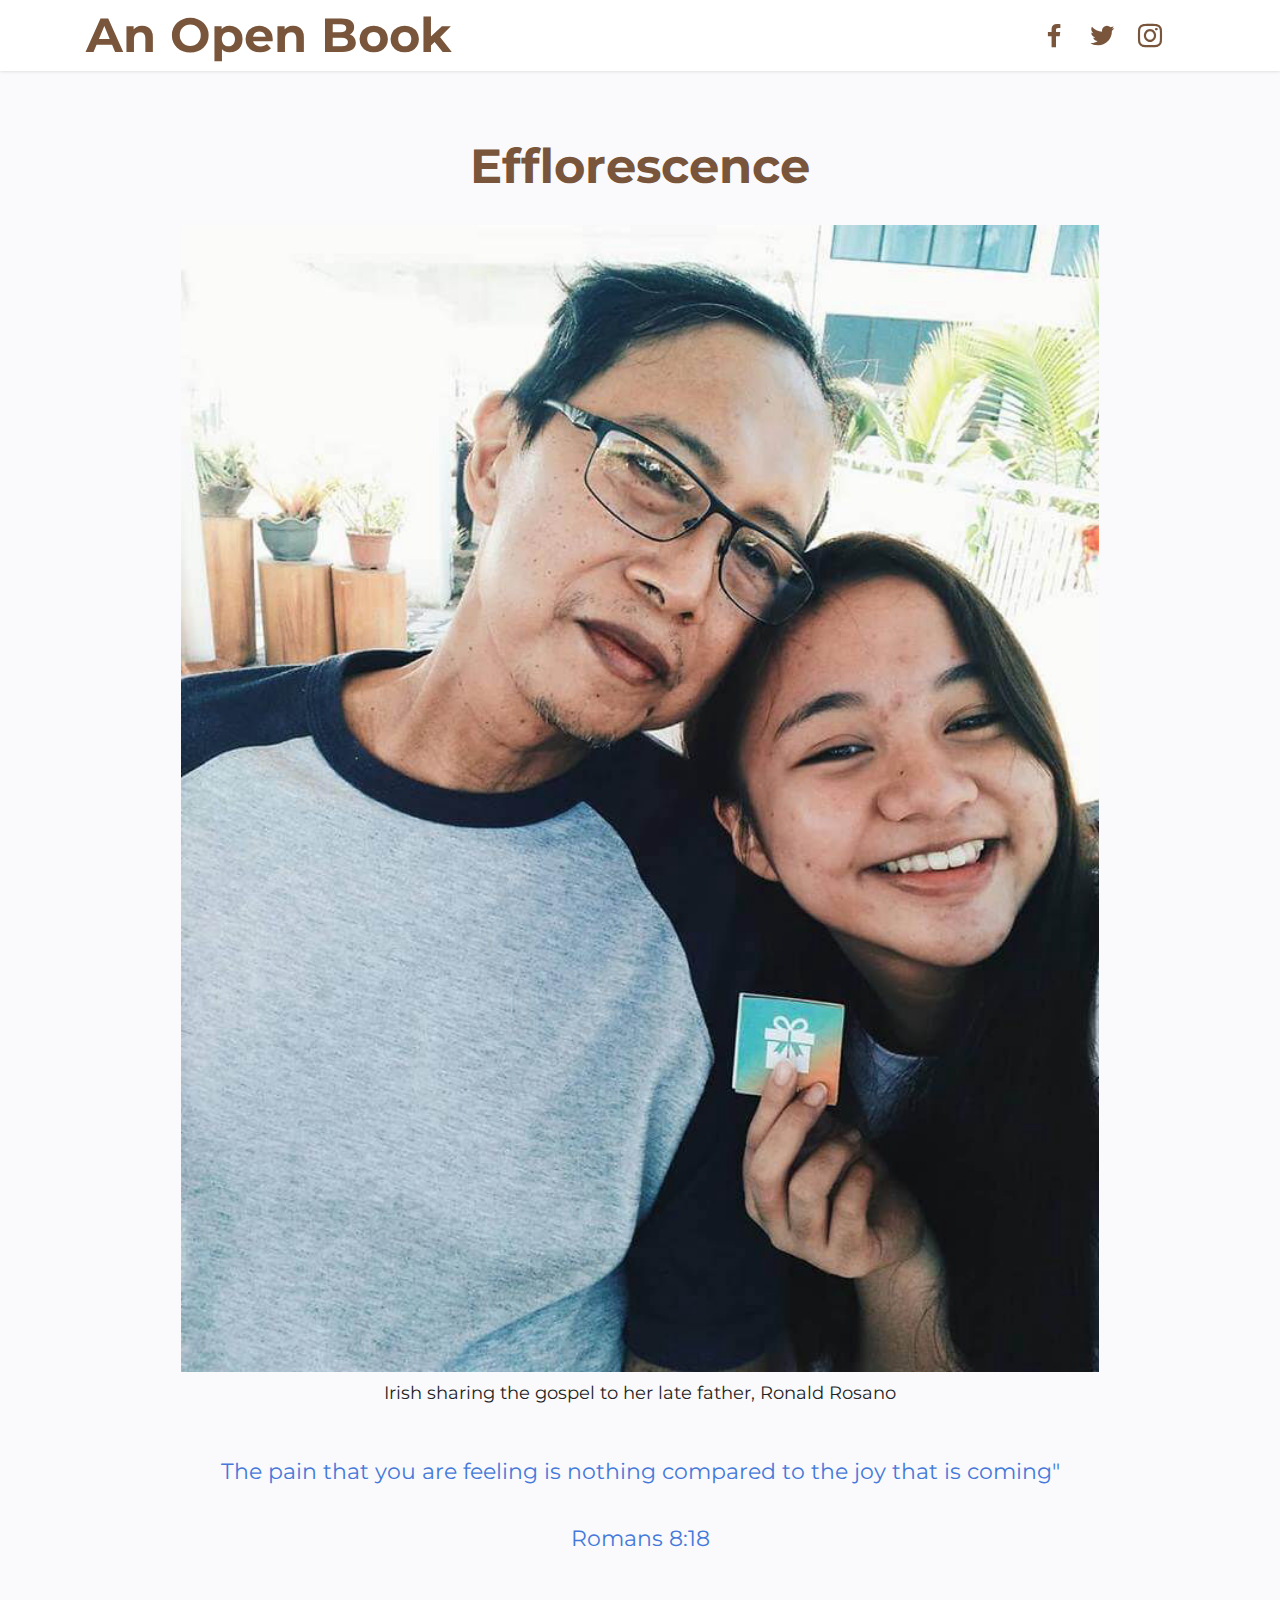
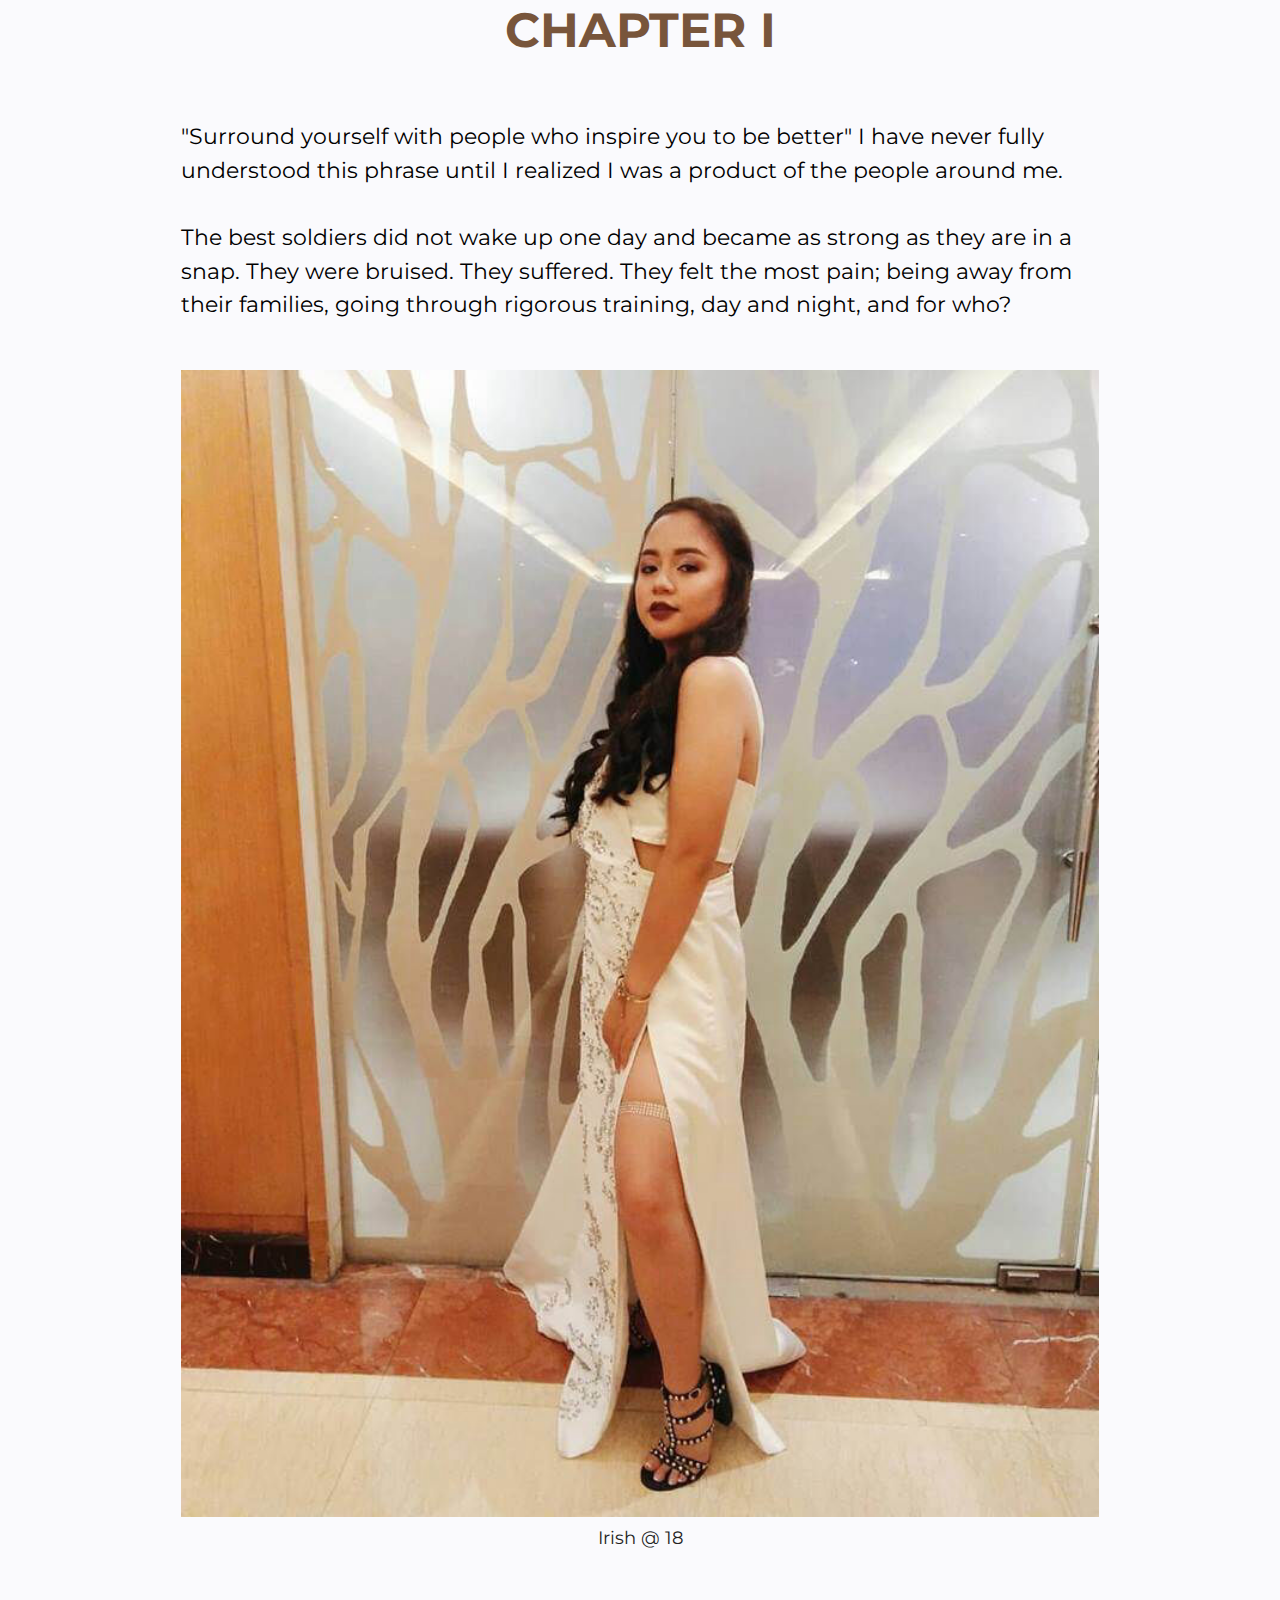
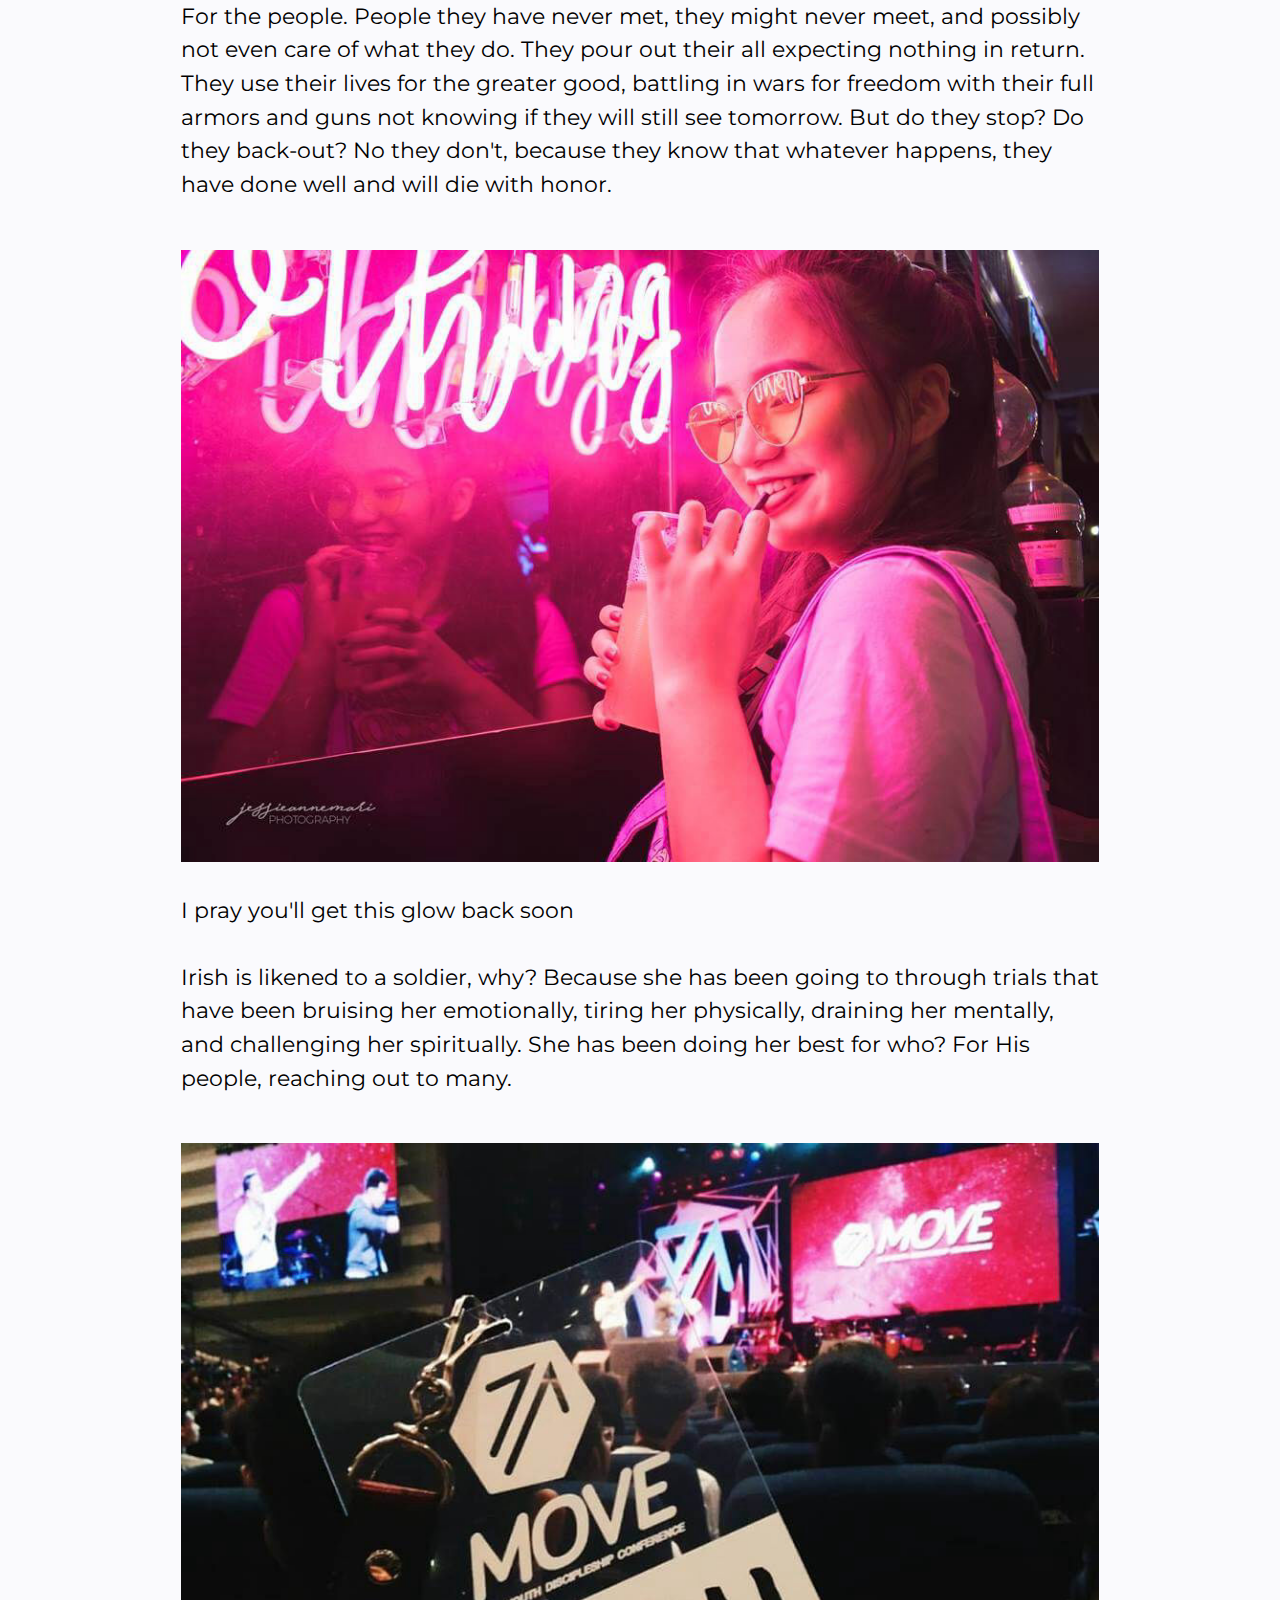
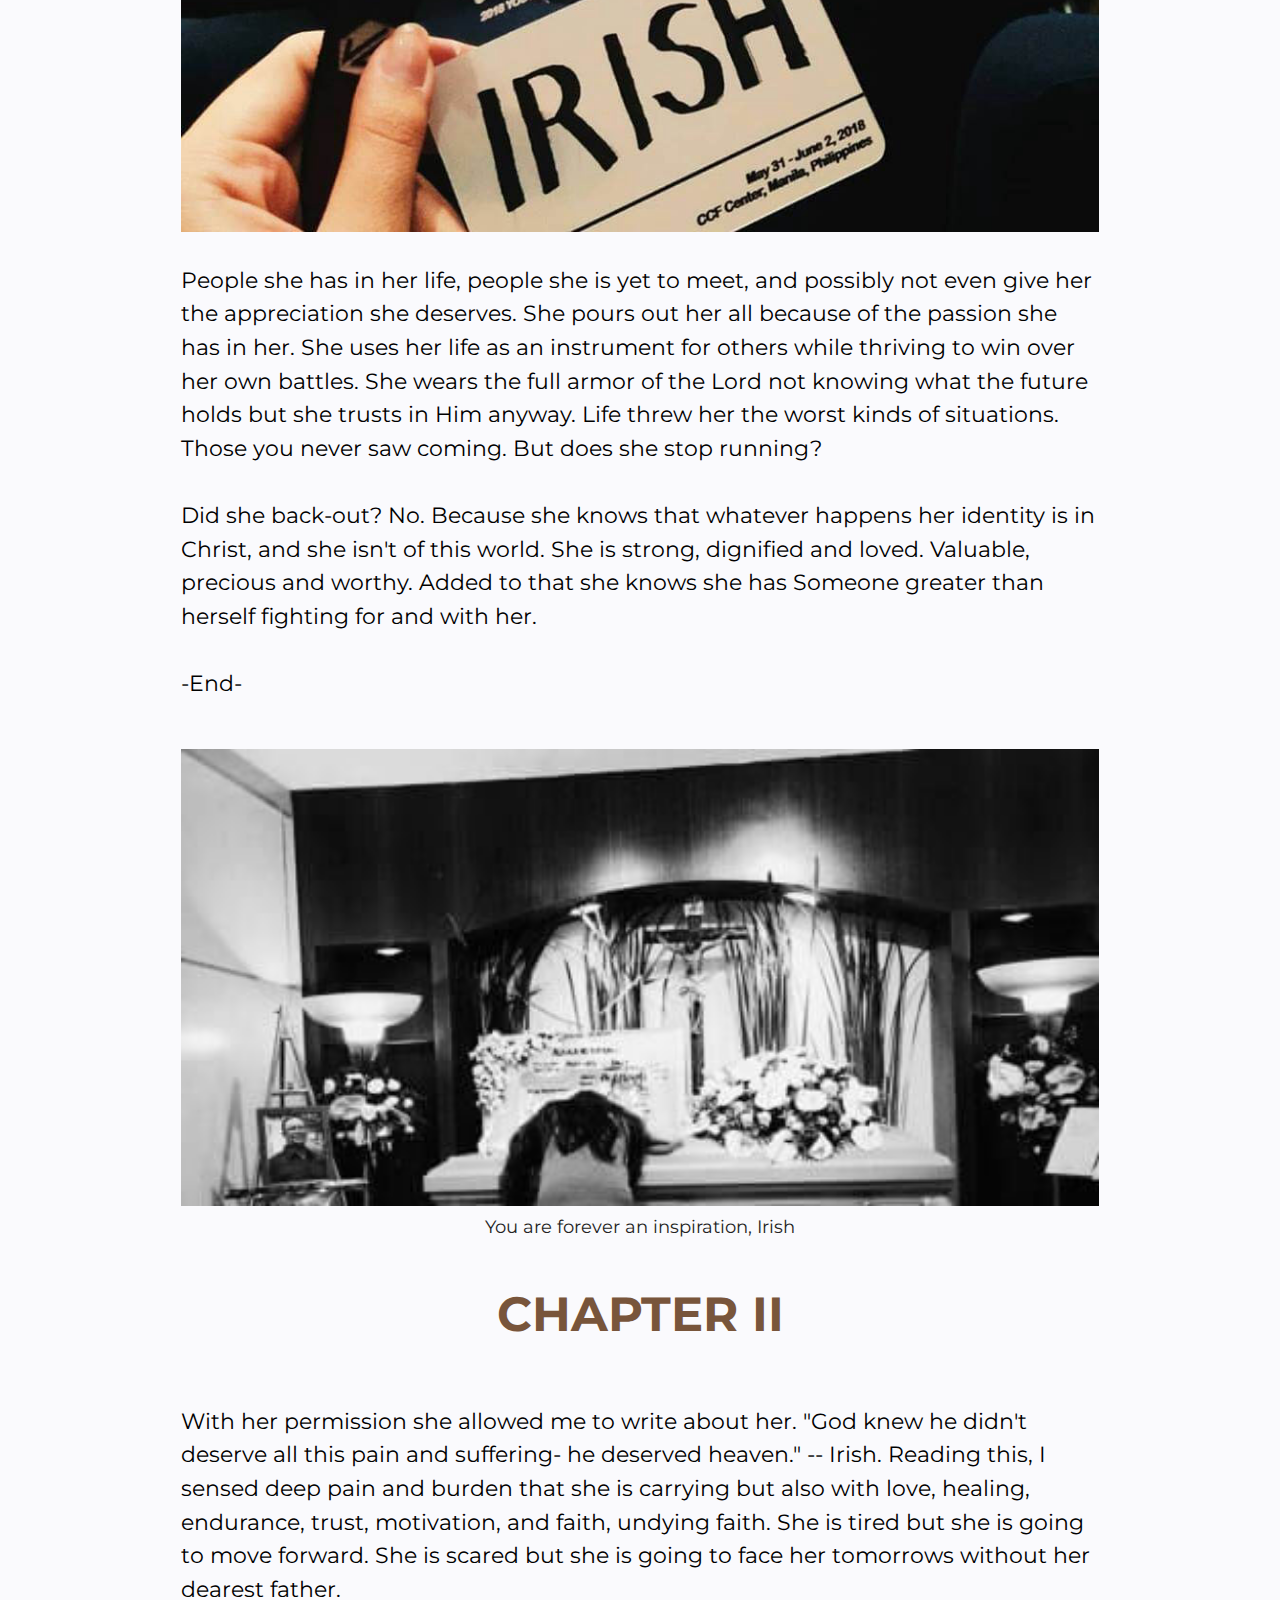
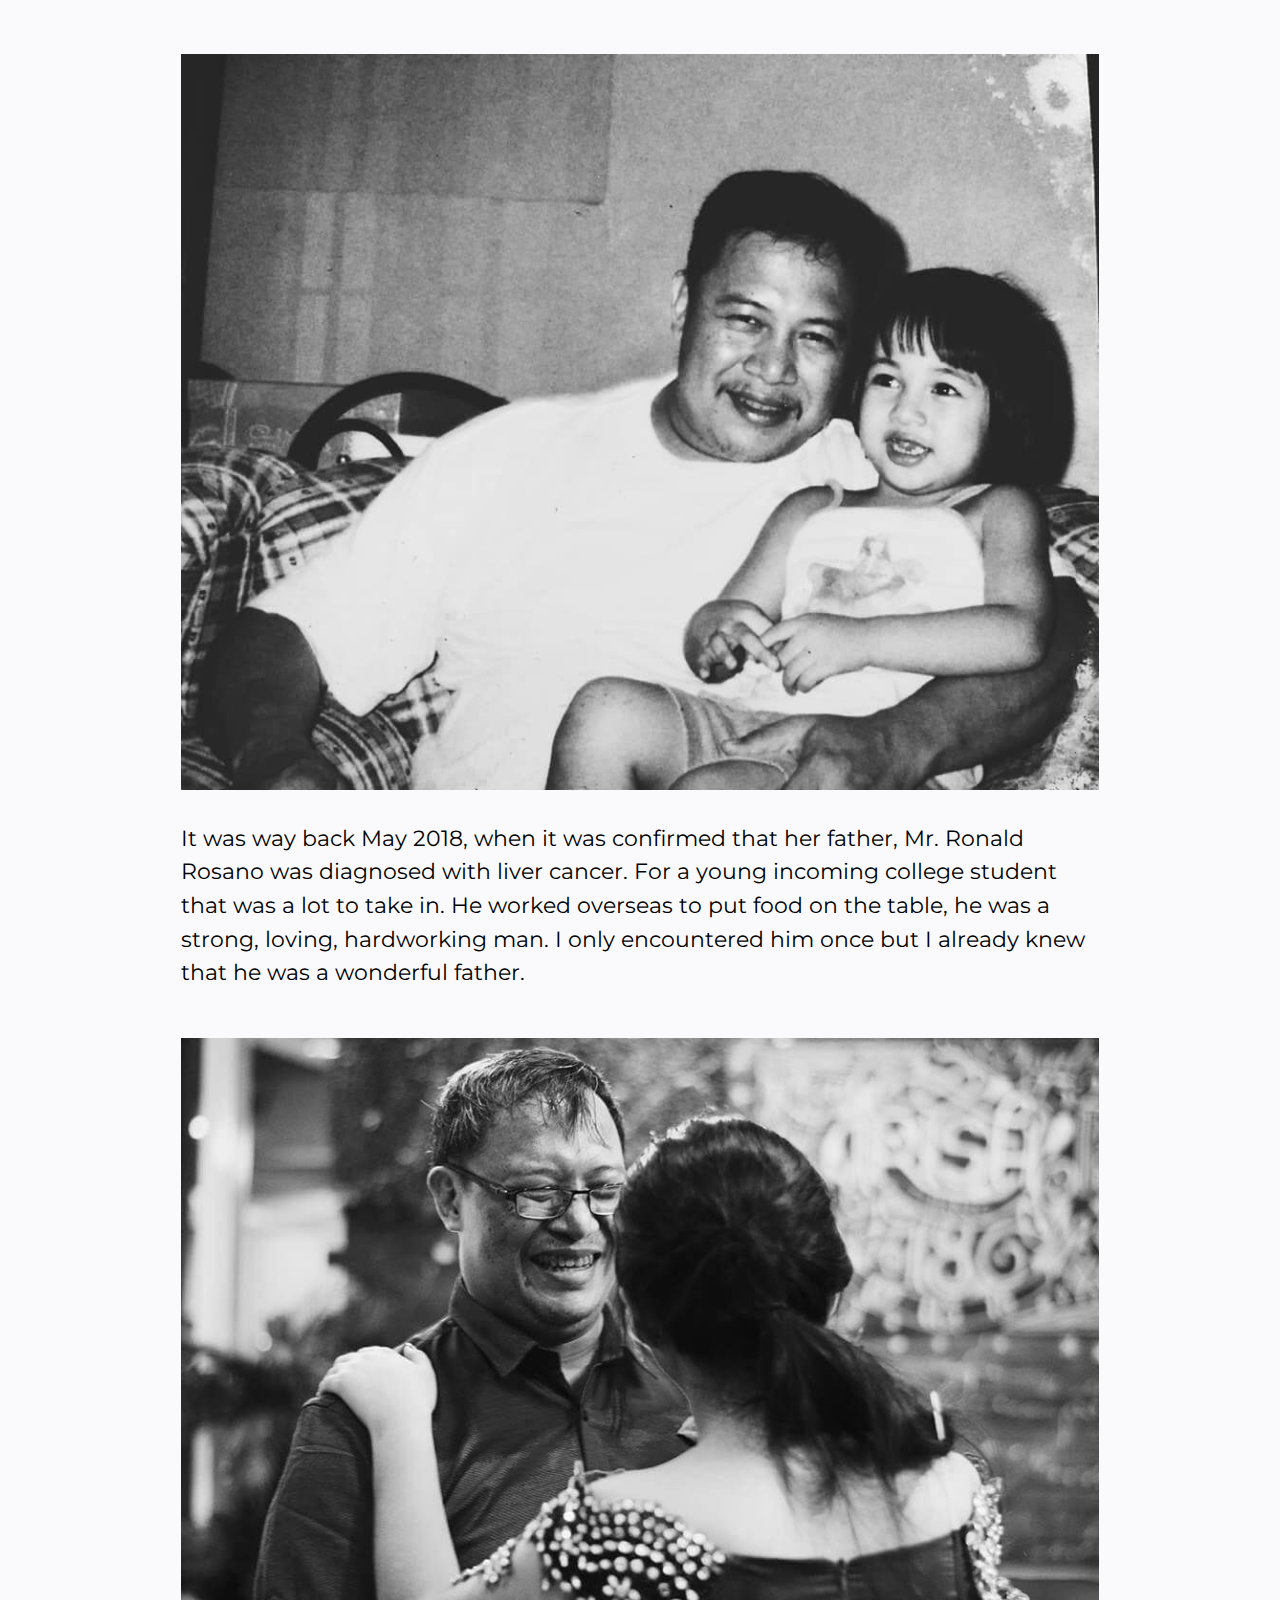
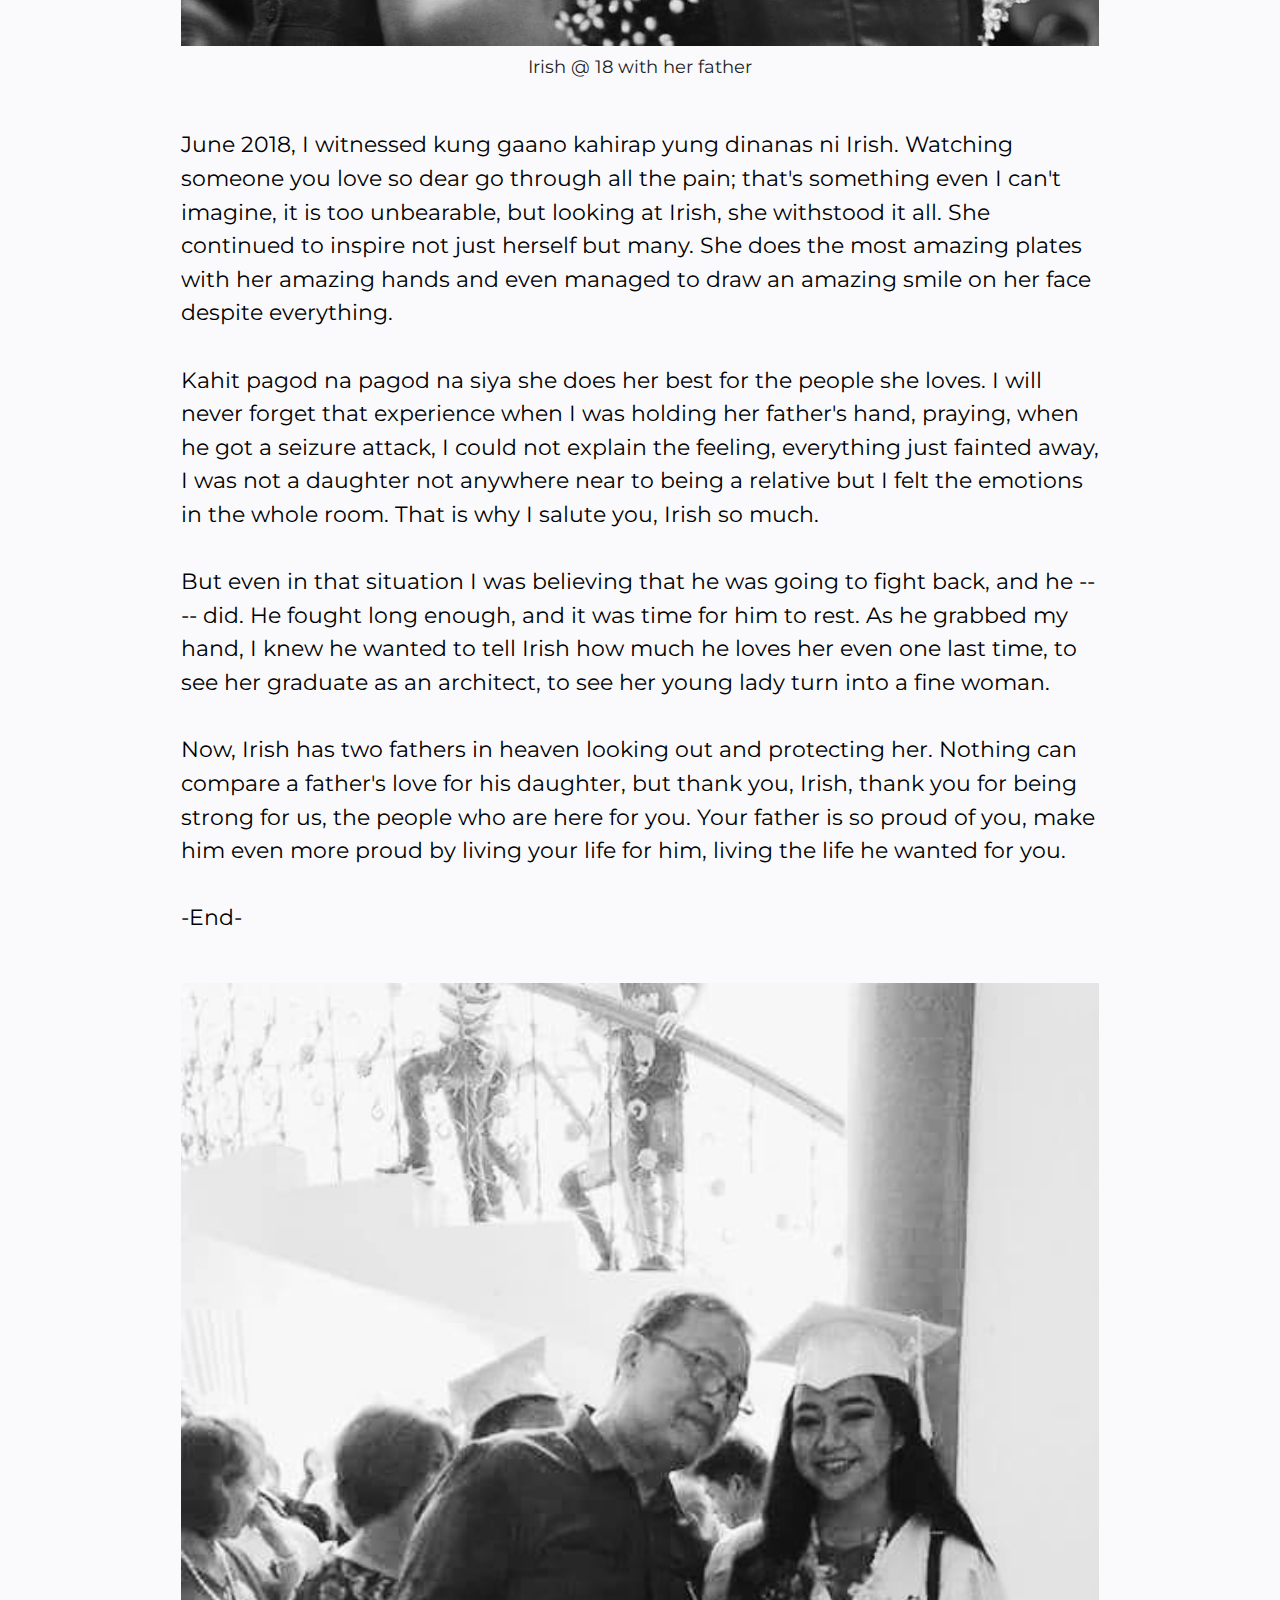
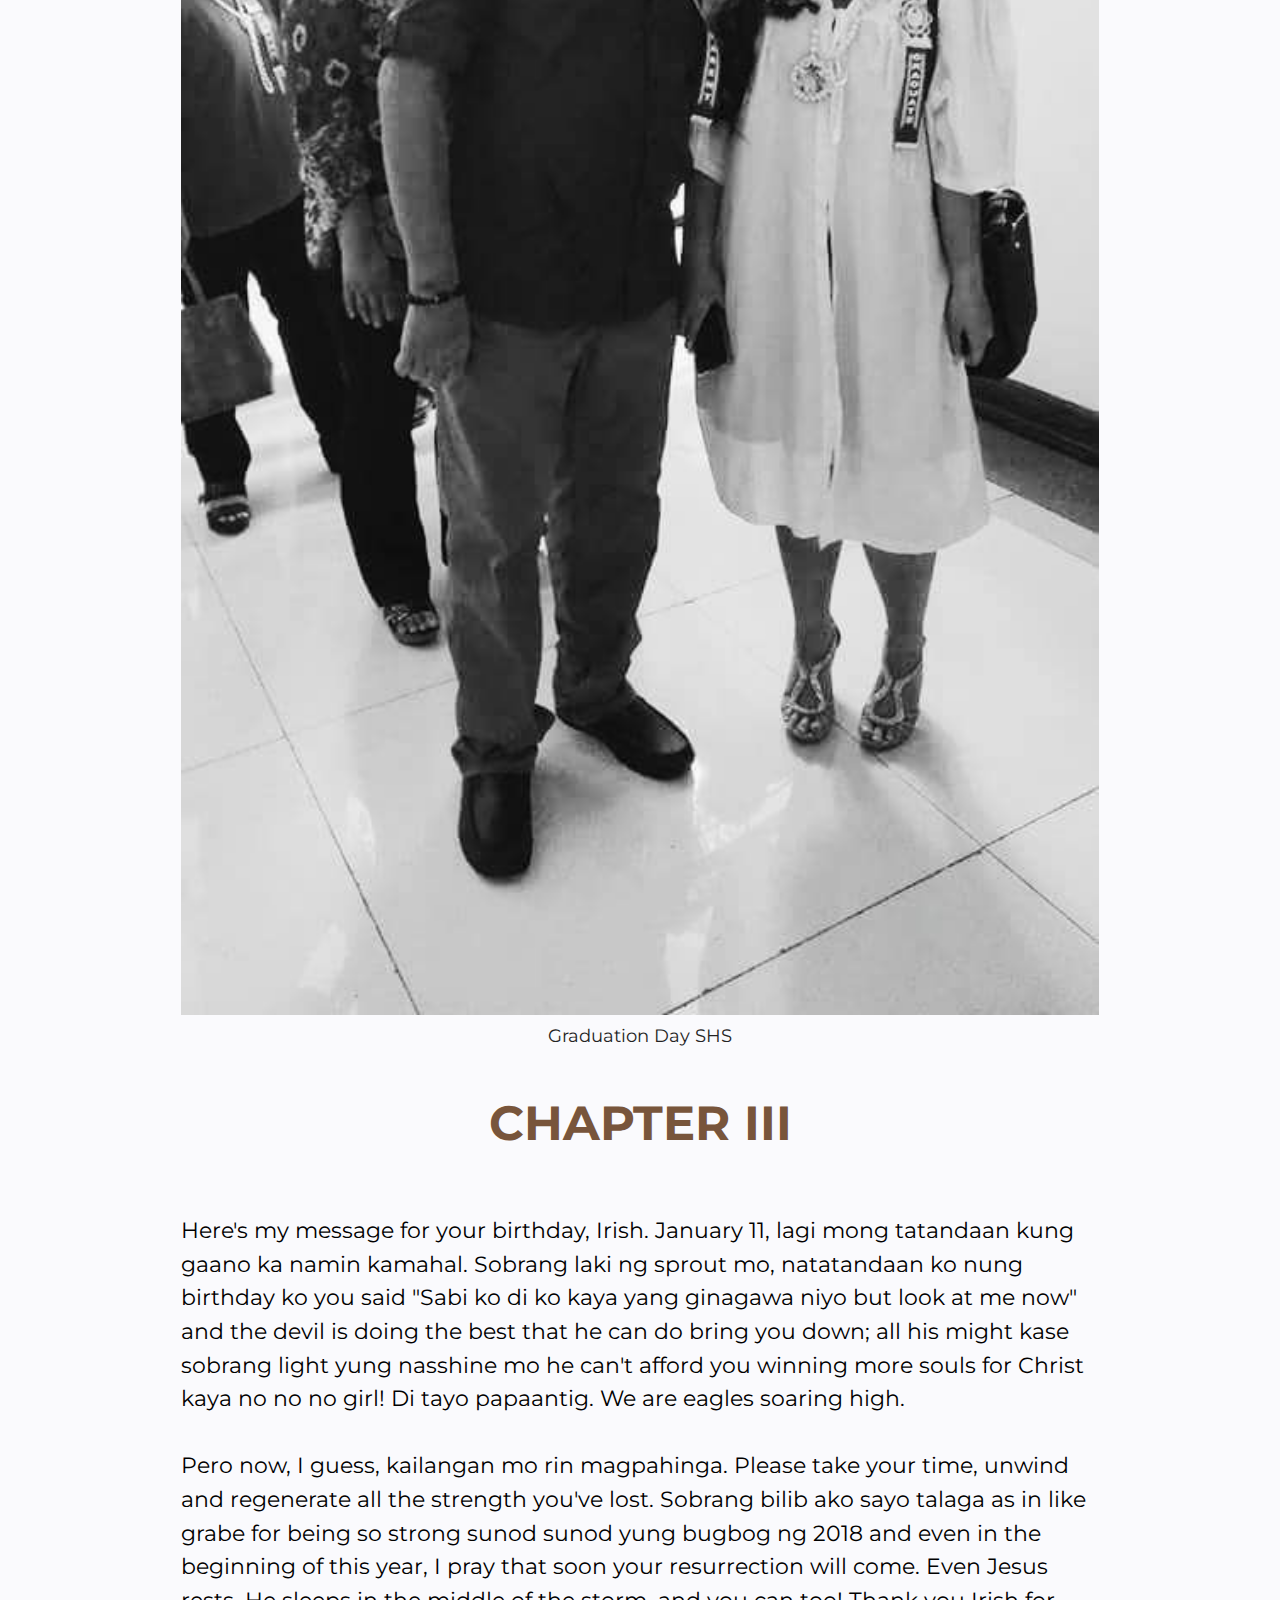
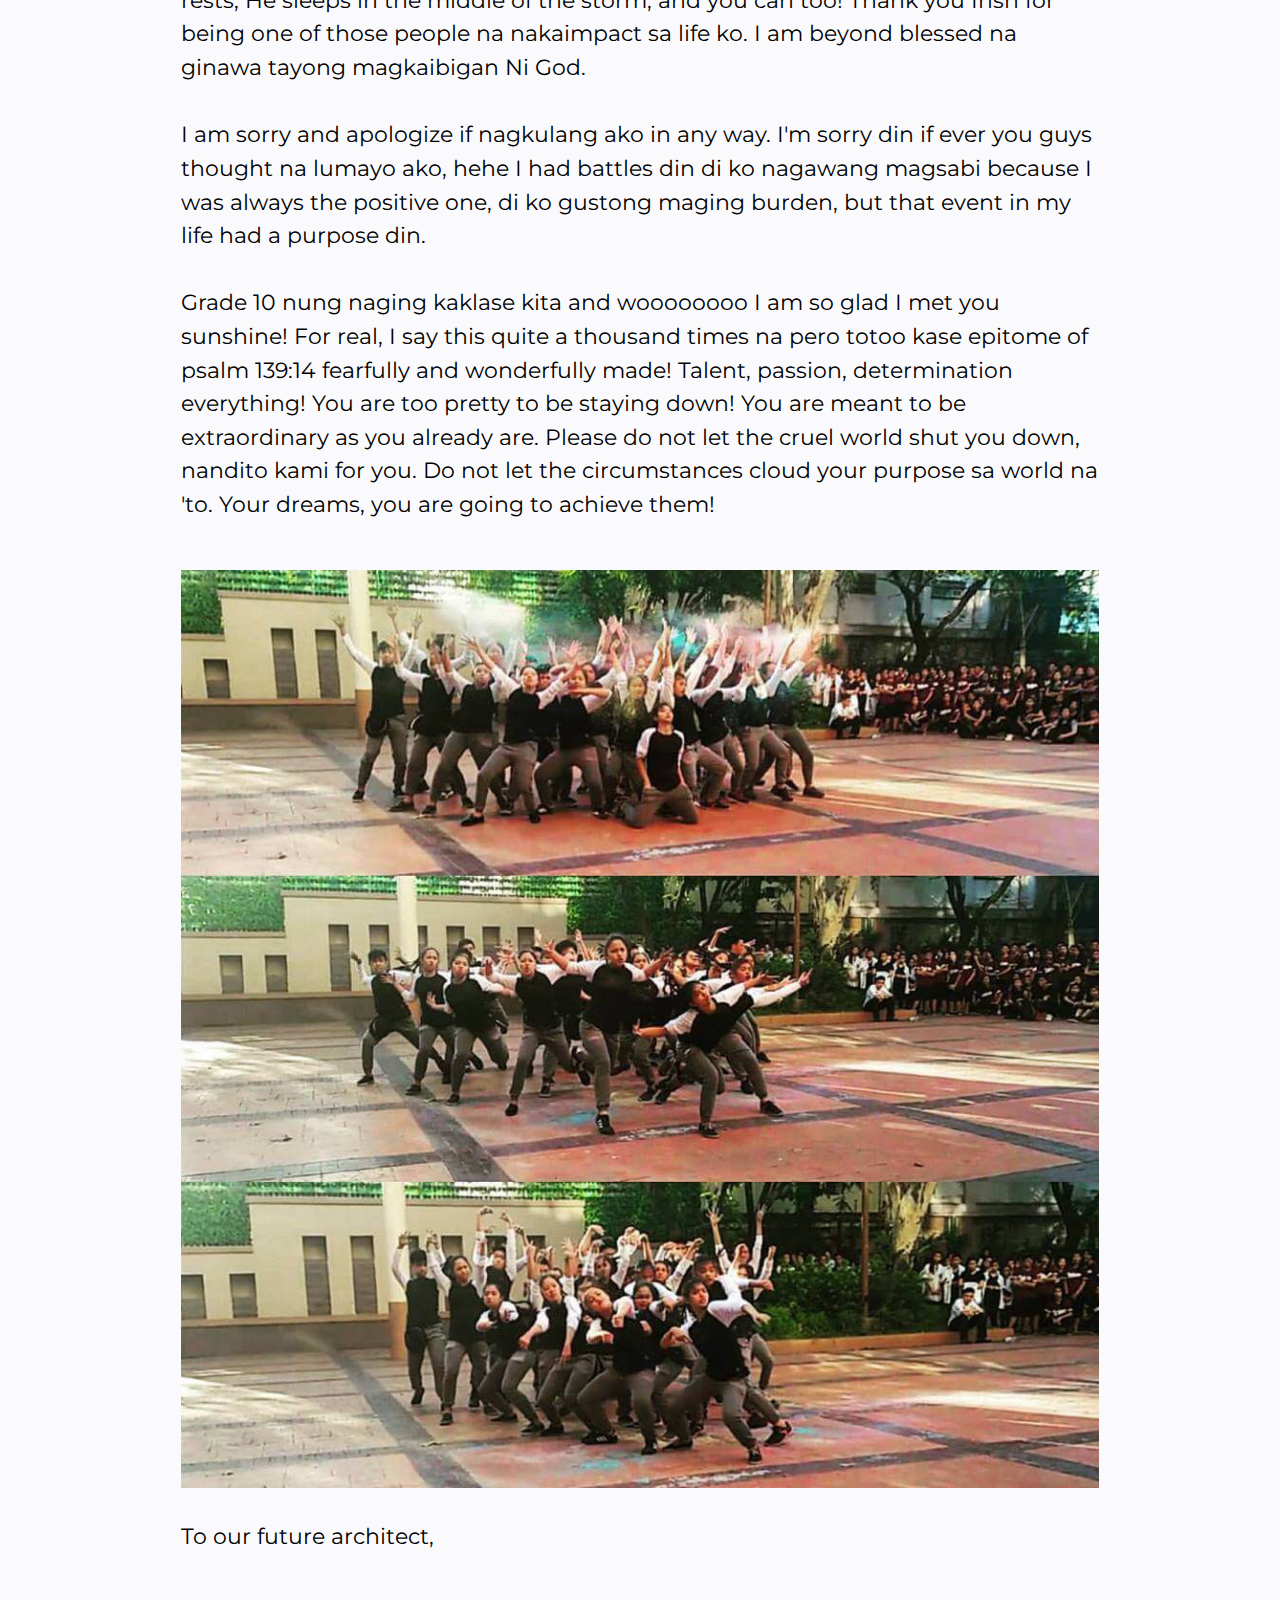
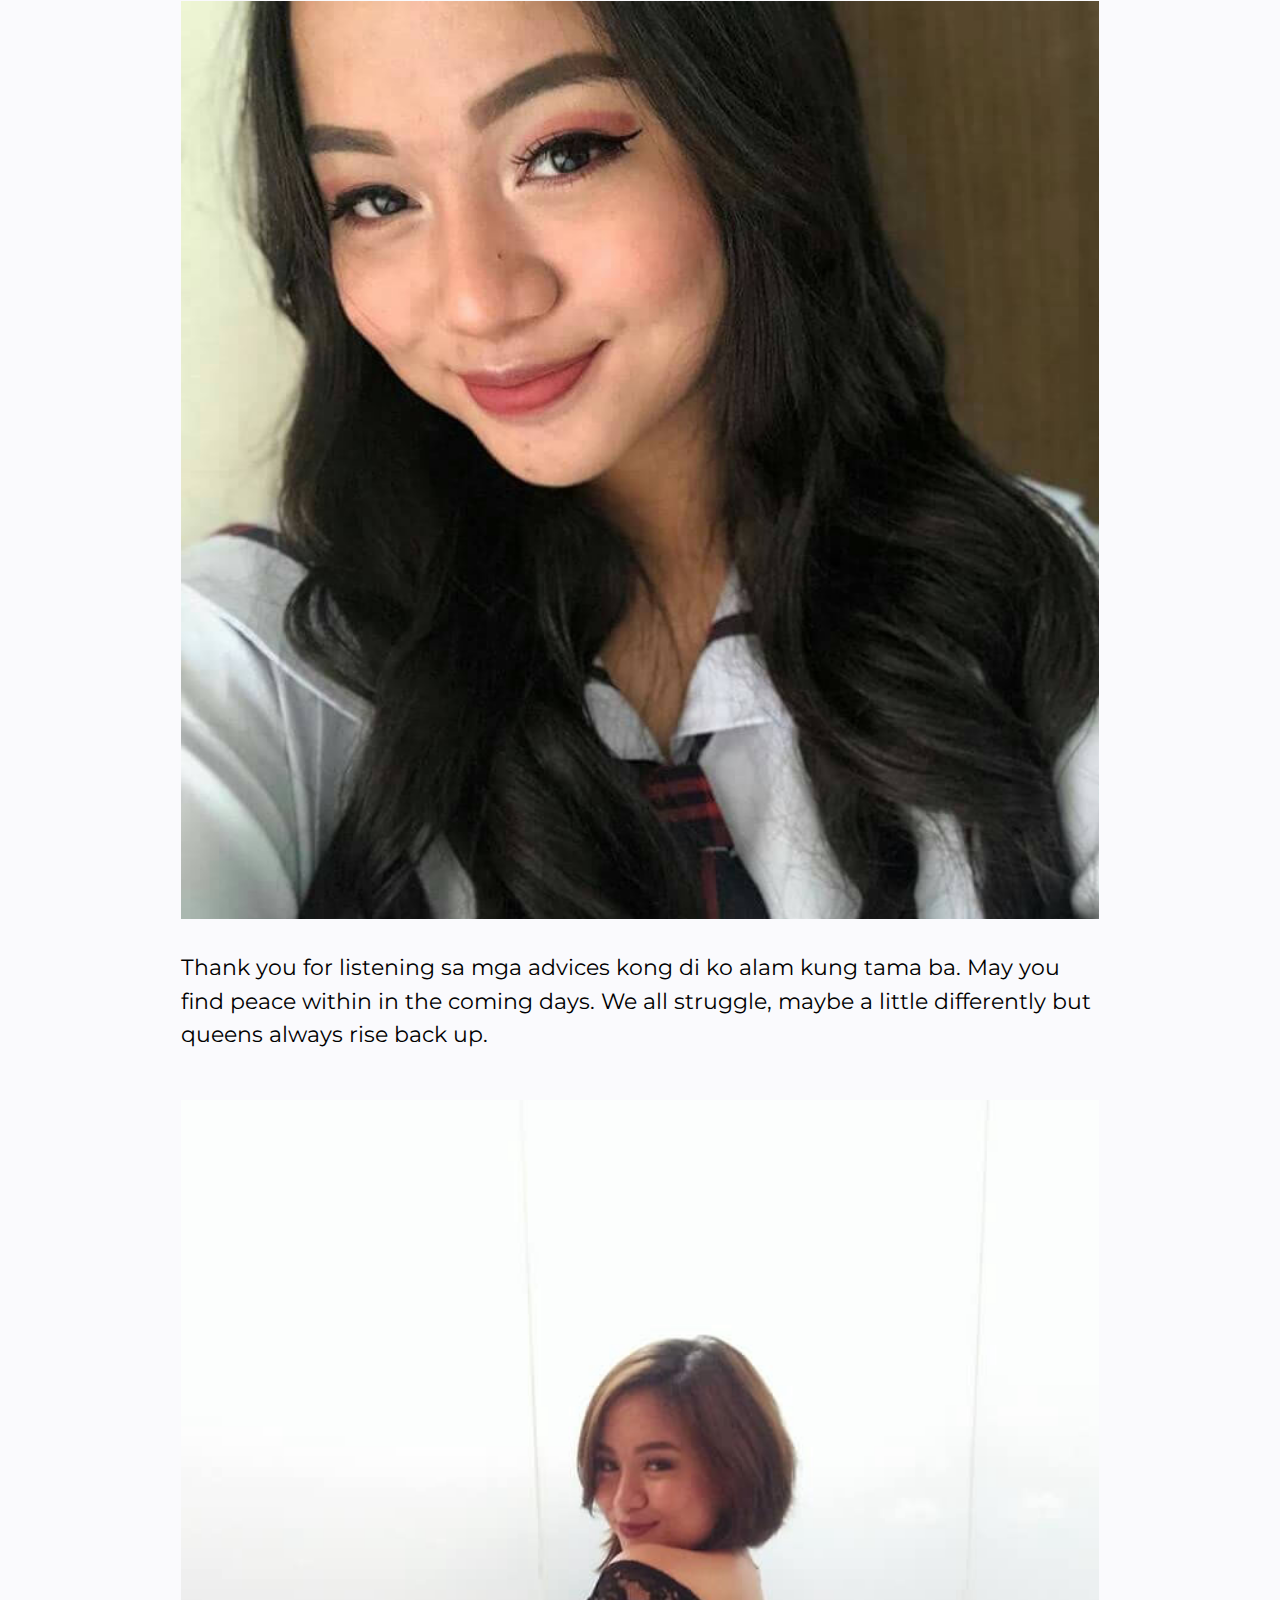
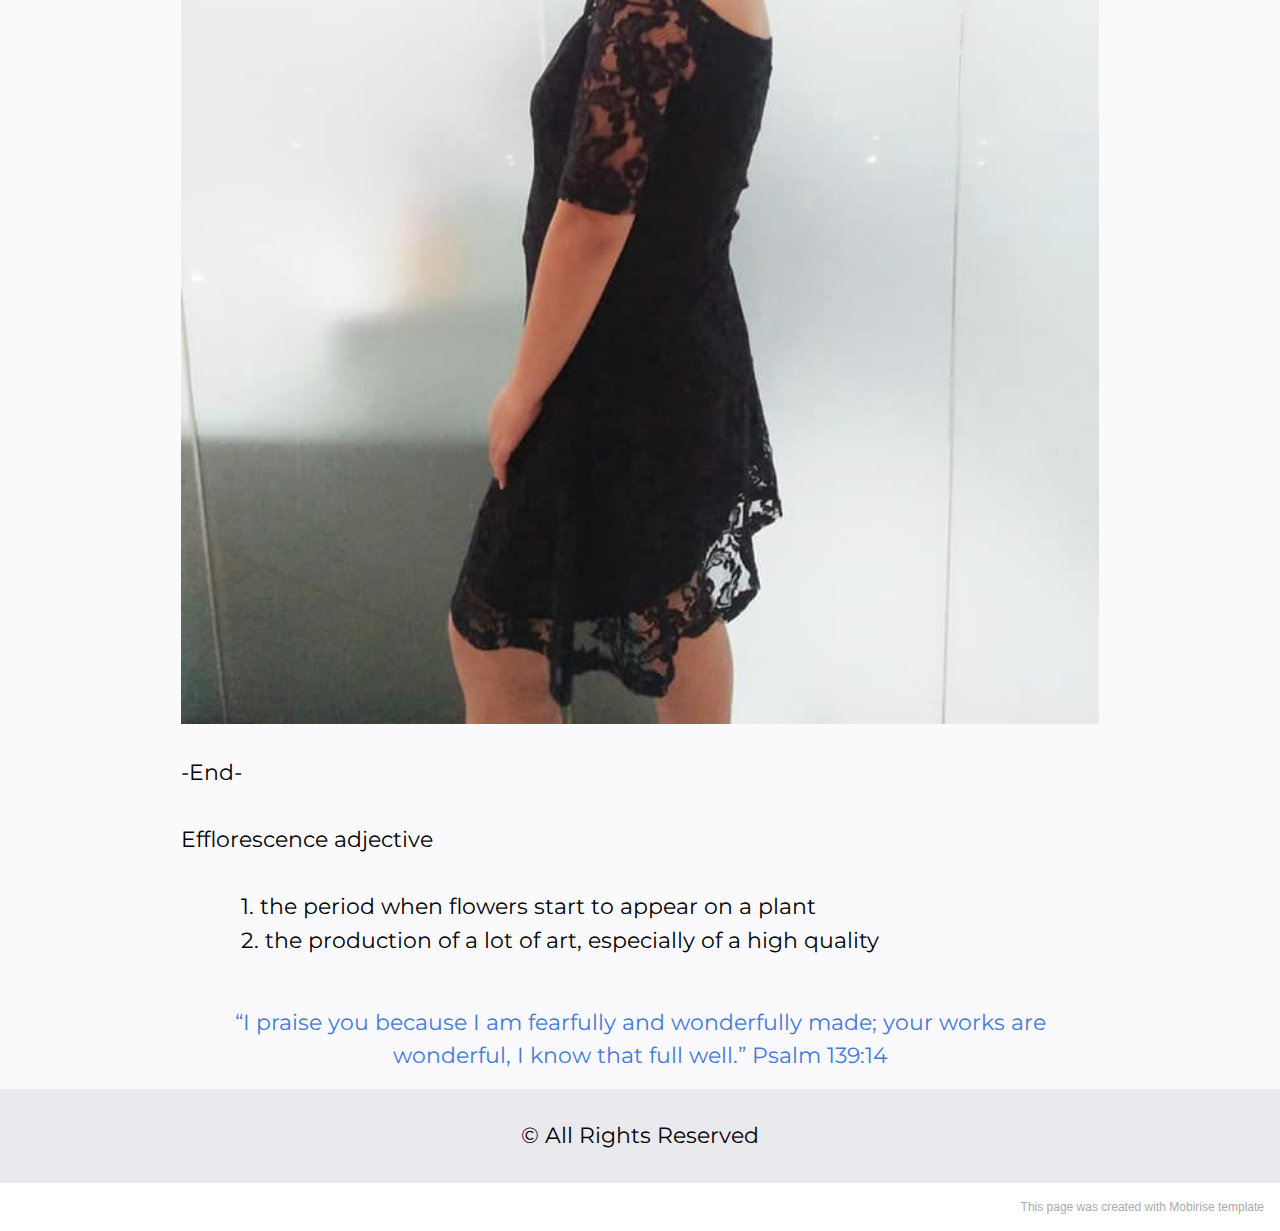
<file: page8.html>
<!DOCTYPE html>
<html  >
<head>
  
  <meta charset="UTF-8">
  <meta http-equiv="X-UA-Compatible" content="IE=edge">
  <meta name="generator" content="Mobirise v5.1.4, mobirise.com">
  <meta name="viewport" content="width=device-width, initial-scale=1, minimum-scale=1">
  <link rel="shortcut icon" href="assets/images/circle-cropped-1-128x128-1.png" type="image/x-icon">
  <meta name="description" content="">
  
  
  <title>EFFLORESCENCE</title>
  <link rel="stylesheet" href="assets/tether/tether.min.css">
  <link rel="stylesheet" href="assets/bootstrap/css/bootstrap.min.css">
  <link rel="stylesheet" href="assets/bootstrap/css/bootstrap-grid.min.css">
  <link rel="stylesheet" href="assets/bootstrap/css/bootstrap-reboot.min.css">
  <link rel="stylesheet" href="assets/dropdown/css/style.css">
  <link rel="stylesheet" href="assets/socicon/css/styles.css">
  <link rel="stylesheet" href="assets/theme/css/style.css">
  <link rel="preload" as="style" href="assets/mobirise/css/mbr-additional.css"><link rel="stylesheet" href="assets/mobirise/css/mbr-additional.css" type="text/css">
  
  
  
  
</head>
<body>
  
  <section class="menu menu3 cid-sc4ndcMfeV" once="menu" id="menu3-8d">
    
    <nav class="navbar navbar-dropdown navbar-fixed-top navbar-expand-lg">
        <div class="container">
            <div class="navbar-brand">
                
                <span class="navbar-caption-wrap"><a class="navbar-caption text-primary display-2" href="index.html#header3-4">An Open Book</a></span>
            </div>
            <button class="navbar-toggler" type="button" data-toggle="collapse" data-target="#navbarSupportedContent" aria-controls="navbarNavAltMarkup" aria-expanded="false" aria-label="Toggle navigation">
                <div class="hamburger">
                    <span></span>
                    <span></span>
                    <span></span>
                    <span></span>
                </div>
            </button>
            <div class="collapse navbar-collapse" id="navbarSupportedContent">
                
                <div class="icons-menu">
                    <a class="iconfont-wrapper" href="page5.html" target="_blank">
                        <span class="p-2 mbr-iconfont socicon-facebook socicon"></span>
                    </a>
                    <a class="iconfont-wrapper" href="page5.html#header3-12" target="_blank">
                        <span class="p-2 mbr-iconfont socicon-twitter socicon"></span>
                    </a>
                    <a class="iconfont-wrapper" href="page5.html#header3-12" target="_blank">
                        <span class="p-2 mbr-iconfont socicon-instagram socicon"></span>
                    </a>
                    
                </div>
                
            </div>
        </div>
    </nav>
</section>

<section class="content4 cid-sdAI7Iem5f" id="content4-8f">
    
    
    <div class="container">
        <div class="row justify-content-center">
            <div class="title col-md-12 col-lg-10">
                <h3 class="mbr-section-title mbr-fonts-style align-center mb-4 display-2"><strong>Efflorescence</strong></h3>
                
                
            </div>
        </div>
    </div>
</section>

<section class="image3 cid-sdAHYSOk1A" id="image3-8e">
    

    

    <div class="container">
        <div class="row justify-content-center">
            <div class="col-12 col-lg-10">
                <div class="image-wrapper">
                    <img src="assets/images/eff-768x960.jpg" alt="">
                    <p class="mbr-description mbr-fonts-style mt-2 align-center display-4">
                        Irish sharing the gospel to her late father, Ronald Rosano</p>
                </div>
            </div>
        </div>
    </div>
</section>

<section class="content5 cid-sdAIcqlxHA" id="content5-8g">
    
    <div class="container">
        <div class="row justify-content-center">
            <div class="col-md-12 col-lg-10">
                
                
                <p class="mbr-text mbr-fonts-style display-7">The pain that you are feeling is nothing compared to the joy that is coming"<br><br>Romans 8:18</p>
            </div>
        </div>
    </div>
</section>

<section class="content4 cid-sdAIKIBpuv" id="content4-8h">
    
    
    <div class="container">
        <div class="row justify-content-center">
            <div class="title col-md-12 col-lg-10">
                <h3 class="mbr-section-title mbr-fonts-style align-center mb-4 display-2"><strong>CHAPTER I</strong></h3>
                
                
            </div>
        </div>
    </div>
</section>

<section class="content5 cid-sdAIO3j7Xr" id="content5-8i">
    
    <div class="container">
        <div class="row justify-content-center">
            <div class="col-md-12 col-lg-10">
                
                
                <p class="mbr-text mbr-fonts-style display-7">"Surround yourself with people who inspire you to be better" I have never fully understood this phrase until I realized I was a product of the people around me.<br><br>The best soldiers did not wake up one day and became as strong as they are in a snap. They were bruised. They suffered. They felt the most pain; being away from their families, going through rigorous training, day and night, and for who?</p>
            </div>
        </div>
    </div>
</section>

<section class="image3 cid-sdAIS6QEQy" id="image3-8j">
    

    

    <div class="container">
        <div class="row justify-content-center">
            <div class="col-12 col-lg-10">
                <div class="image-wrapper">
                    <img src="assets/images/eff1-768x960.jpg" alt="">
                    <p class="mbr-description mbr-fonts-style mt-2 align-center display-4">
                        Irish @ 18</p>
                </div>
            </div>
        </div>
    </div>
</section>

<section class="content5 cid-sdAJg2szoH" id="content5-8k">
    
    <div class="container">
        <div class="row justify-content-center">
            <div class="col-md-12 col-lg-10">
                
                
                <p class="mbr-text mbr-fonts-style display-7">For the people. People they have never met, they might never meet, and possibly not even care of what they do. They pour out their all expecting nothing in return. They use their lives for the greater good, battling in wars for freedom with their full armors and guns not knowing if they will still see tomorrow. But do they stop? Do they back-out? No they don't, because they know that whatever happens, they have done well and will die with honor.</p>
            </div>
        </div>
    </div>
</section>

<section class="image3 cid-sdAJjURKkg" id="image3-8l">
    

    

    <div class="container">
        <div class="row justify-content-center">
            <div class="col-12 col-lg-10">
                <div class="image-wrapper">
                    <img src="assets/images/eff2-960x640.jpg" alt="">
                    
                </div>
            </div>
        </div>
    </div>
</section>

<section class="content5 cid-sdAJrVNQmL" id="content5-8m">
    
    <div class="container">
        <div class="row justify-content-center">
            <div class="col-md-12 col-lg-10">
                
                
                <p class="mbr-text mbr-fonts-style display-7">I pray you'll get this glow back soon<br><br>Irish is likened to a soldier, why? Because she has been going to through trials that have been bruising her emotionally, tiring her physically, draining her mentally, and challenging her spiritually. She has been doing her best for who? For His people, reaching out to many.</p>
            </div>
        </div>
    </div>
</section>

<section class="image3 cid-sdAJukrYcZ" id="image3-8n">
    

    

    <div class="container">
        <div class="row justify-content-center">
            <div class="col-12 col-lg-10">
                <div class="image-wrapper">
                    <img src="assets/images/eff3-960x720.jpg" alt="">
                    
                </div>
            </div>
        </div>
    </div>
</section>

<section class="content5 cid-sdAJTe7O1G" id="content5-8o">
    
    <div class="container">
        <div class="row justify-content-center">
            <div class="col-md-12 col-lg-10">
                
                
                <p class="mbr-text mbr-fonts-style display-7">People she has in her life, people she is yet to meet, and possibly not even give her the appreciation she deserves. She pours out her all because of the passion she has in her. She uses her life as an instrument for others while thriving to win over her own battles. She wears the full armor of the Lord not knowing what the future holds but she trusts in Him anyway. Life threw her the worst kinds of situations. Those you never saw coming. But does she stop running?<br><br>Did she back-out? No. Because she knows that whatever happens her identity is in Christ, and she isn't of this world. She is strong, dignified and loved. Valuable, precious and worthy. Added to that she knows she has Someone greater than herself fighting for and with her.<br><br>-End-</p>
            </div>
        </div>
    </div>
</section>

<section class="image3 cid-sdAJVihNEB" id="image3-8p">
    

    

    <div class="container">
        <div class="row justify-content-center">
            <div class="col-12 col-lg-10">
                <div class="image-wrapper">
                    <img src="assets/images/eff4-448x223.jpg" alt="">
                    <p class="mbr-description mbr-fonts-style mt-2 align-center display-4">
                        You are forever an inspiration, Irish</p>
                </div>
            </div>
        </div>
    </div>
</section>

<section class="content4 cid-sdAK4QSs07" id="content4-8q">
    
    
    <div class="container">
        <div class="row justify-content-center">
            <div class="title col-md-12 col-lg-10">
                <h3 class="mbr-section-title mbr-fonts-style align-center mb-4 display-2"><strong>CHAPTER II</strong></h3>
                
                
            </div>
        </div>
    </div>
</section>

<section class="content5 cid-sdAK6rFfpB" id="content5-8r">
    
    <div class="container">
        <div class="row justify-content-center">
            <div class="col-md-12 col-lg-10">
                
                
                <p class="mbr-text mbr-fonts-style display-7">With her permission she allowed me to write about her. "God knew he didn't deserve all this pain and suffering- he deserved heaven." -- Irish. Reading this, I sensed deep pain and burden that she is carrying but also with love, healing, endurance, trust, motivation, and faith, undying faith. She is tired but she is going to move forward. She is scared but she is going to face her tomorrows without her dearest father.</p>
            </div>
        </div>
    </div>
</section>

<section class="image3 cid-sdAKeCWC72" id="image3-8s">
    

    

    <div class="container">
        <div class="row justify-content-center">
            <div class="col-12 col-lg-10">
                <div class="image-wrapper">
                    <img src="assets/images/eff5-960x769.jpg" alt="">
                    
                </div>
            </div>
        </div>
    </div>
</section>

<section class="content5 cid-sdAKByqpMC" id="content5-8t">
    
    <div class="container">
        <div class="row justify-content-center">
            <div class="col-md-12 col-lg-10">
                
                
                <p class="mbr-text mbr-fonts-style display-7">It was way back May 2018, when it was confirmed that her father, Mr. Ronald Rosano was diagnosed with liver cancer. For a young incoming college student that was a lot to take in. He worked overseas to put food on the table, he was a strong, loving, hardworking man. I only encountered him once but I already knew that he was a wonderful father.</p>
            </div>
        </div>
    </div>
</section>

<section class="image3 cid-sdAKDFJy7X" id="image3-8u">
    

    

    <div class="container">
        <div class="row justify-content-center">
            <div class="col-12 col-lg-10">
                <div class="image-wrapper">
                    <img src="assets/images/eff6-960x636.jpg" alt="">
                    <p class="mbr-description mbr-fonts-style mt-2 align-center display-4">
                        Irish @ 18 with her father</p>
                </div>
            </div>
        </div>
    </div>
</section>

<section class="content5 cid-sdAKMAhf7Q" id="content5-8v">
    
    <div class="container">
        <div class="row justify-content-center">
            <div class="col-md-12 col-lg-10">
                
                
                <p class="mbr-text mbr-fonts-style display-7">June 2018, I witnessed kung gaano kahirap yung dinanas ni Irish. Watching someone you love so dear go through all the pain; that's something even I can't imagine, it is too unbearable, but looking at Irish, she withstood it all. She continued to inspire not just herself but many. She does the most amazing plates with her amazing hands and even managed to draw an amazing smile on her face despite everything.<br><br>Kahit pagod na pagod na siya she does her best for the people she loves. I will never forget that experience when I was holding her father's hand, praying, when he got a seizure attack, I could not explain the feeling, everything just fainted away, I was not a daughter not anywhere near to being a relative but I felt the emotions in the whole room. That is why I salute you, Irish so much.<br><br>But even in that situation I was believing that he was going to fight back, and he ---- did. He fought long enough, and it was time for him to rest. As he grabbed my hand, I knew he wanted to tell Irish how much he loves her even one last time, to see her graduate as an architect, to see her young lady turn into a fine woman.<br><br>Now, Irish has two fathers in heaven looking out and protecting her. Nothing can compare a father's love for his daughter, but thank you, Irish, thank you for being strong for us, the people who are here for you. Your father is so proud of you, make him even more proud by living your life for him, living the life he wanted for you.<br><br>-End-</p>
            </div>
        </div>
    </div>
</section>

<section class="image3 cid-sdAKRlSWsd" id="image3-8w">
    

    

    <div class="container">
        <div class="row justify-content-center">
            <div class="col-12 col-lg-10">
                <div class="image-wrapper">
                    <img src="assets/images/eff7-540x960.jpg" alt="">
                    <p class="mbr-description mbr-fonts-style mt-2 align-center display-4">
                        Graduation Day SHS</p>
                </div>
            </div>
        </div>
    </div>
</section>

<section class="content4 cid-sdALj4vEeD" id="content4-8x">
    
    
    <div class="container">
        <div class="row justify-content-center">
            <div class="title col-md-12 col-lg-10">
                <h3 class="mbr-section-title mbr-fonts-style align-center mb-4 display-2"><strong>CHAPTER III</strong></h3>
                
                
            </div>
        </div>
    </div>
</section>

<section class="content5 cid-sdALrVKR2v" id="content5-8y">
    
    <div class="container">
        <div class="row justify-content-center">
            <div class="col-md-12 col-lg-10">
                
                
                <p class="mbr-text mbr-fonts-style display-7">Here's my message for your birthday, Irish. January 11, lagi mong tatandaan kung gaano ka namin kamahal. Sobrang laki ng sprout mo, natatandaan ko nung birthday ko you said "Sabi ko di ko kaya yang ginagawa niyo but look at me now" and the devil is doing the best that he can do bring you down; all his might kase sobrang light yung nasshine mo he can't afford you winning more souls for Christ kaya no no no girl! Di tayo papaantig. We are eagles soaring high.<br><br>Pero now, I guess, kailangan mo rin magpahinga. Please take your time, unwind and regenerate all the strength you've lost. Sobrang bilib ako sayo talaga as in like grabe for being so strong sunod sunod yung bugbog ng 2018 and even in the beginning of this year, I pray that soon your resurrection will come. Even Jesus rests, He sleeps in the middle of the storm, and you can too! Thank you Irish for being one of those people na nakaimpact sa life ko. I am beyond blessed na ginawa tayong magkaibigan Ni God.<br><br>I am sorry and apologize if nagkulang ako in any way. I'm sorry din if ever you guys thought na lumayo ako, hehe I had battles din di ko nagawang magsabi because I was always the positive one, di ko gustong maging burden, but that event in my life had a purpose din.<br><br>Grade 10 nung naging kaklase kita and woooooooo I am so glad I met you sunshine! For real, I say this quite a thousand times na pero totoo kase epitome of psalm 139:14 fearfully and wonderfully made! Talent, passion, determination everything! You are too pretty to be staying down! You are meant to be extraordinary as you already are. Please do not let the cruel world shut you down, nandito kami for you. Do not let the circumstances cloud your purpose sa world na 'to. Your dreams, you are going to achieve them!</p>
            </div>
        </div>
    </div>
</section>

<section class="image3 cid-sdALum0uWd" id="image3-8z">
    

    

    <div class="container">
        <div class="row justify-content-center">
            <div class="col-12 col-lg-10">
                <div class="image-wrapper">
                    <img src="assets/images/eff8-960x960.jpg" alt="">
                    
                </div>
            </div>
        </div>
    </div>
</section>

<section class="content5 cid-sdALBf6dWn" id="content5-90">
    
    <div class="container">
        <div class="row justify-content-center">
            <div class="col-md-12 col-lg-10">
                
                
                <p class="mbr-text mbr-fonts-style display-7">To our future architect,</p>
            </div>
        </div>
    </div>
</section>

<section class="image3 cid-sdALE9BBO4" id="image3-91">
    

    

    <div class="container">
        <div class="row justify-content-center">
            <div class="col-12 col-lg-10">
                <div class="image-wrapper">
                    <img src="assets/images/eff9-769x769.jpg" alt="">
                    
                </div>
            </div>
        </div>
    </div>
</section>

<section class="content5 cid-sdAM7Vrsz4" id="content5-92">
    
    <div class="container">
        <div class="row justify-content-center">
            <div class="col-md-12 col-lg-10">
                
                
                <p class="mbr-text mbr-fonts-style display-7">Thank you for listening sa mga advices kong di ko alam kung tama ba. May you find peace within in the coming days. We all struggle, maybe a little differently but queens always rise back up.</p>
            </div>
        </div>
    </div>
</section>

<section class="image3 cid-sdAMas1pmW" id="image3-93">
    

    

    <div class="container">
        <div class="row justify-content-center">
            <div class="col-12 col-lg-10">
                <div class="image-wrapper">
                    <img src="assets/images/eff10-720x960.jpg" alt="">
                    
                </div>
            </div>
        </div>
    </div>
</section>

<section class="content5 cid-sdAMkU3wAy" id="content5-94">
    
    <div class="container">
        <div class="row justify-content-center">
            <div class="col-md-12 col-lg-10">
                
                
                <p class="mbr-text mbr-fonts-style display-7">-End-<br><br>Efflorescence adjective<br><br>&nbsp; &nbsp; &nbsp; &nbsp; &nbsp; 1. the period when flowers start to appear on a plant<br>&nbsp; &nbsp; &nbsp; &nbsp; &nbsp; 2. the production of a lot of art, especially of a high quality</p>
            </div>
        </div>
    </div>
</section>

<section class="content5 cid-sdAMvs1PS3" id="content5-95">
    
    <div class="container">
        <div class="row justify-content-center">
            <div class="col-md-12 col-lg-10">
                
                
                <p class="mbr-text mbr-fonts-style display-7">
                    “I praise you because I am fearfully and wonderfully made; your works are wonderful, I know that full well.” Psalm 139:14</p>
            </div>
        </div>
    </div>
</section>

<section class="footer7 cid-sbYHxv30Kv" once="footers" id="footer7-8c">

    

    

    <div class="container">
        <div class="media-container-row align-center mbr-white">
            <div class="col-12">
                <p class="mbr-text mb-0 mbr-fonts-style display-7">
                    © All Rights Reserved
                </p>
            </div>
        </div>
    </div>
</section><section style="background-color: #fff; font-family: -apple-system, BlinkMacSystemFont, 'Segoe UI', 'Roboto', 'Helvetica Neue', Arial, sans-serif; color:#aaa; font-size:12px; padding: 0; align-items: center; display: flex;"><a href="https://mobirise.site/k" style="flex: 1 1; height: 3rem; padding-left: 1rem;"></a><p style="flex: 0 0 auto; margin:0; padding-right:1rem;"><a href="https://mobirise.site/r" style="color:#aaa;">This page</a> was created with Mobirise template</p></section><script src="assets/web/assets/jquery/jquery.min.js"></script>  <script src="assets/popper/popper.min.js"></script>  <script src="assets/tether/tether.min.js"></script>  <script src="assets/bootstrap/js/bootstrap.min.js"></script>  <script src="assets/smoothscroll/smooth-scroll.js"></script>  <script src="assets/dropdown/js/nav-dropdown.js"></script>  <script src="assets/dropdown/js/navbar-dropdown.js"></script>  <script src="assets/touchswipe/jquery.touch-swipe.min.js"></script>  <script src="assets/theme/js/script.js"></script>  
  
  
</body>
</html>
</file>
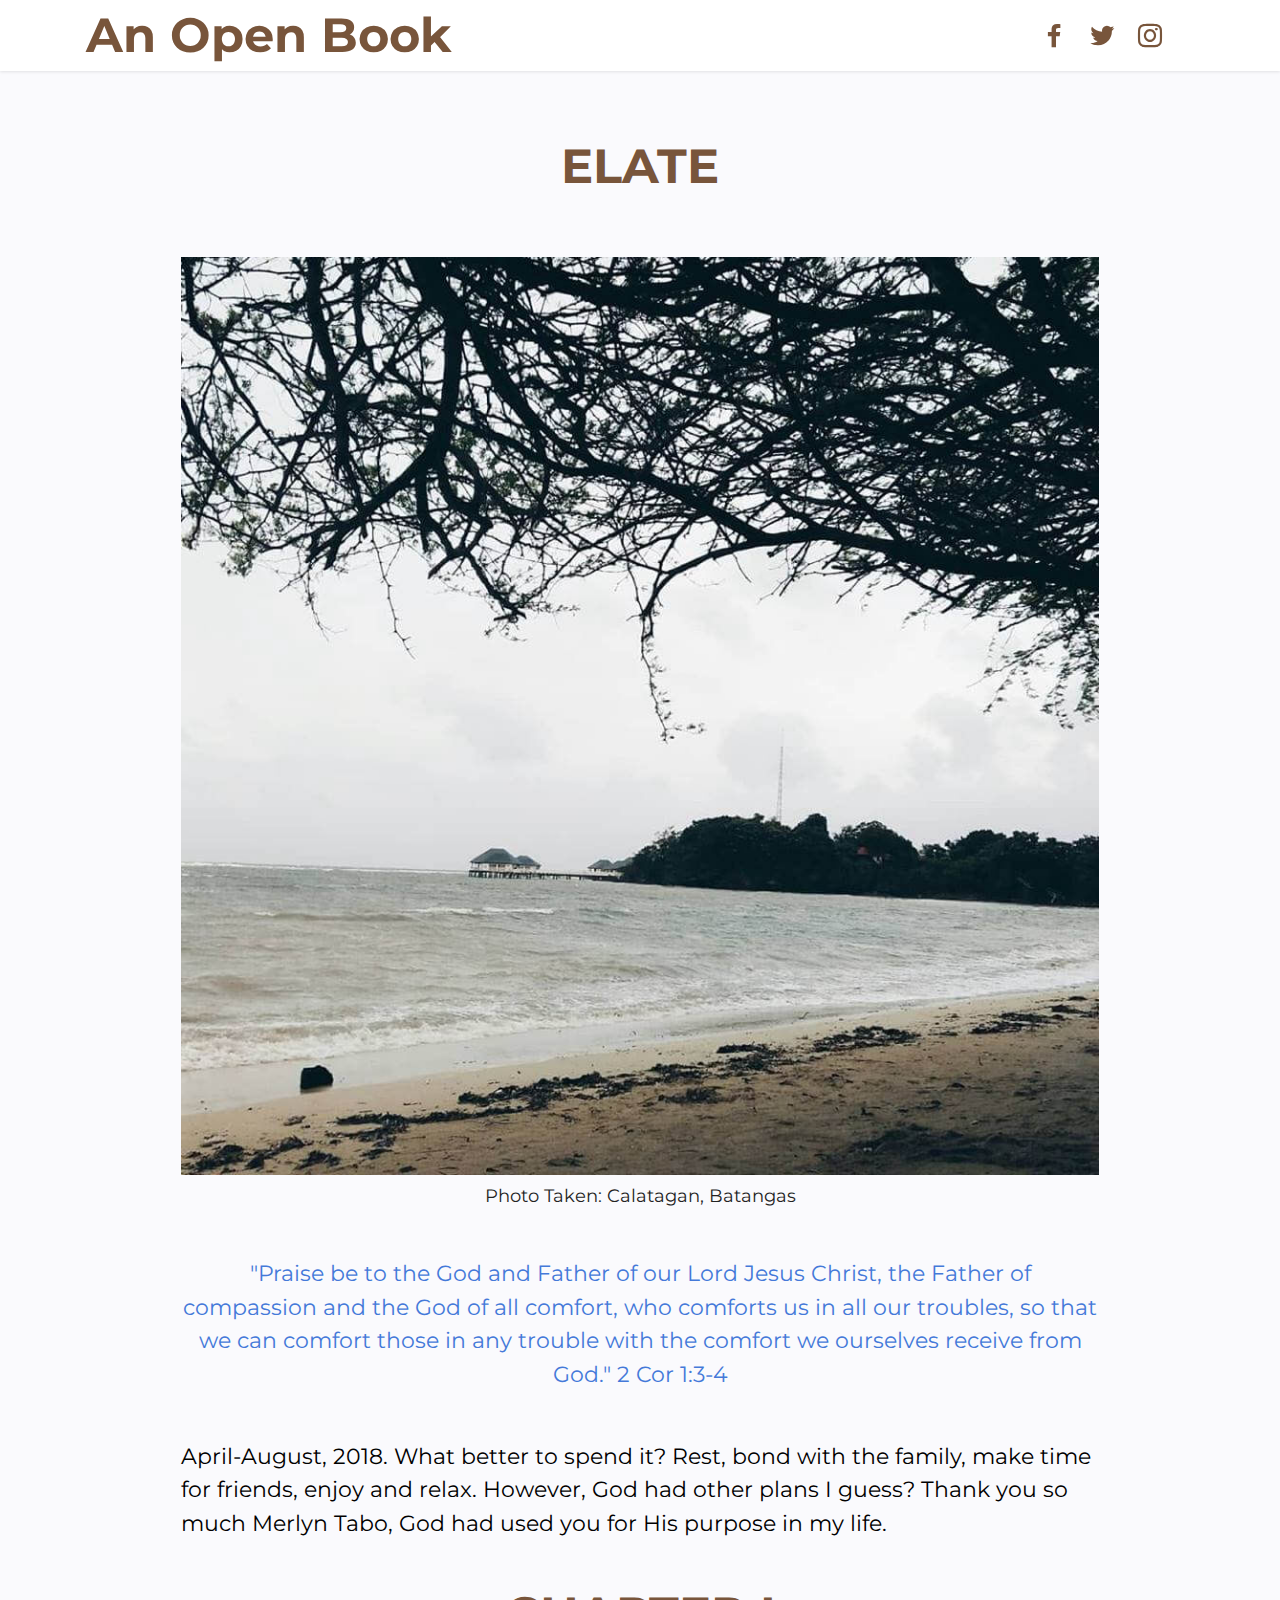
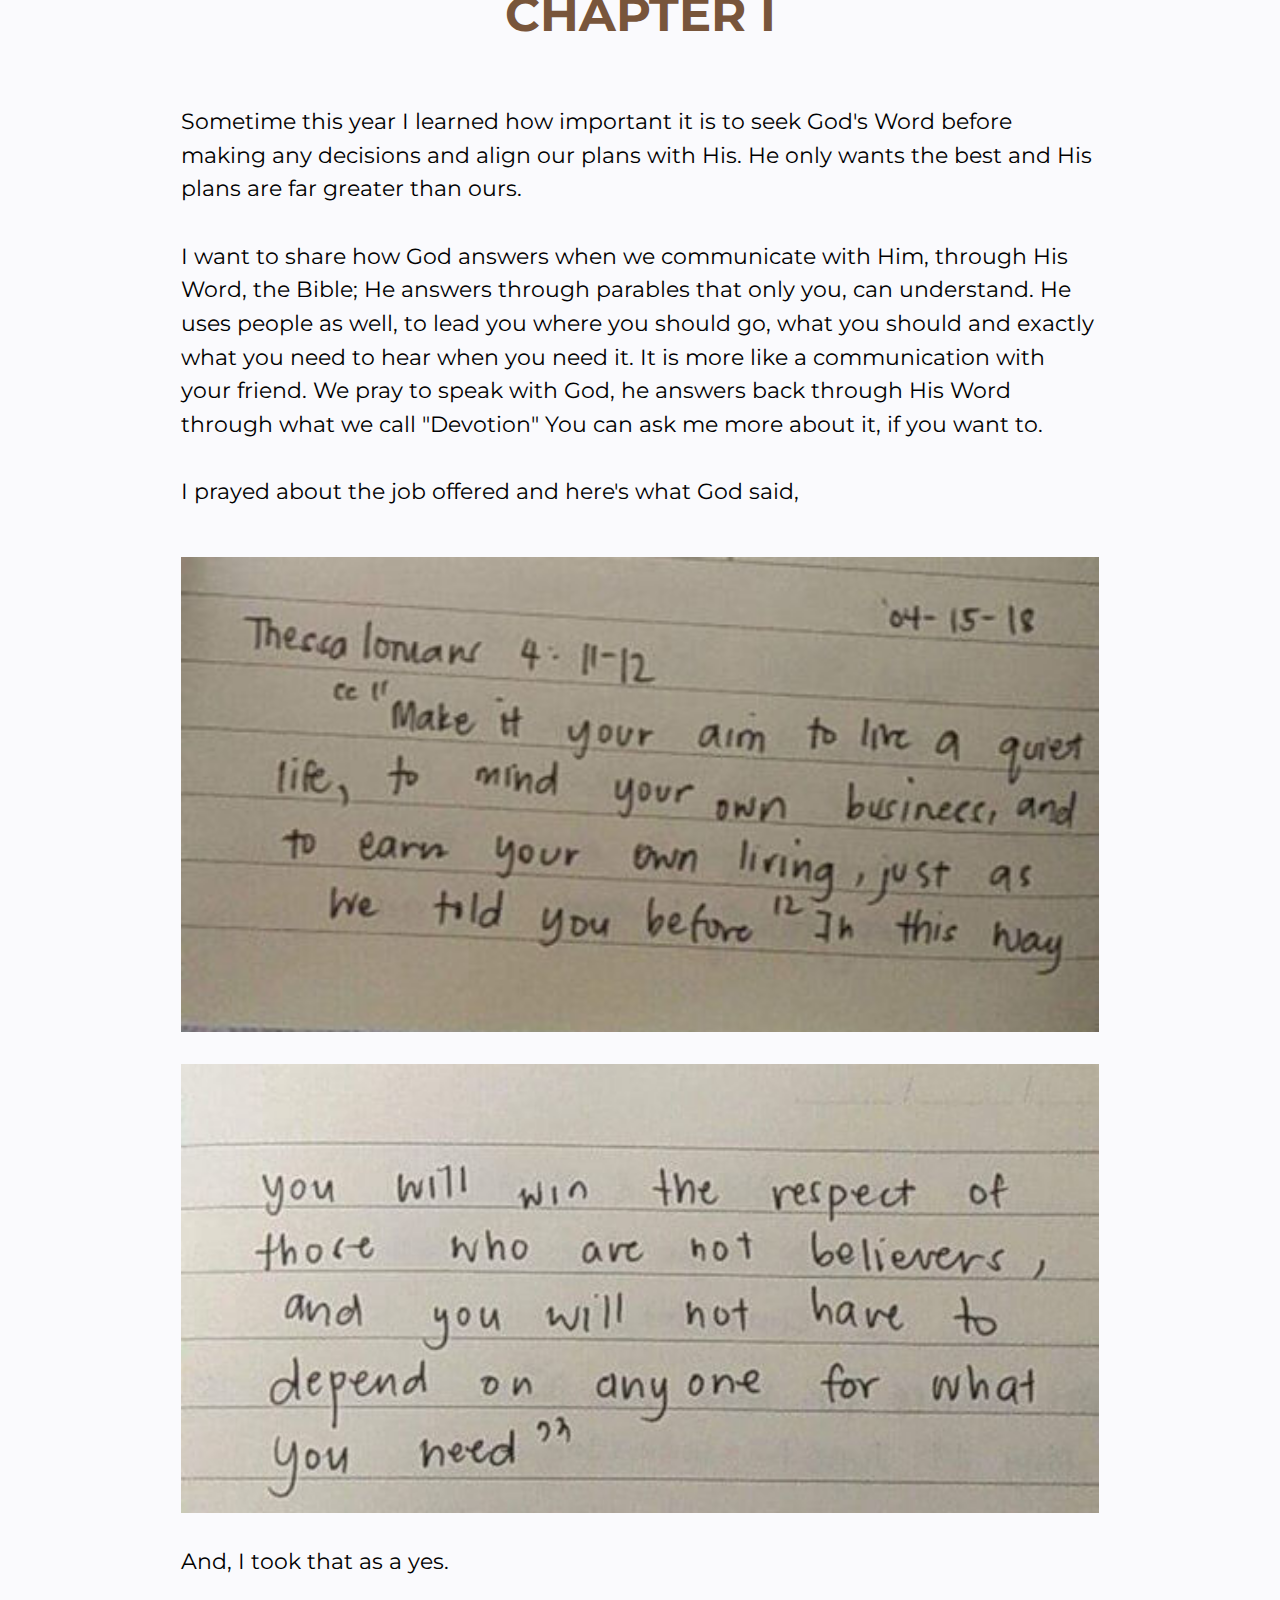
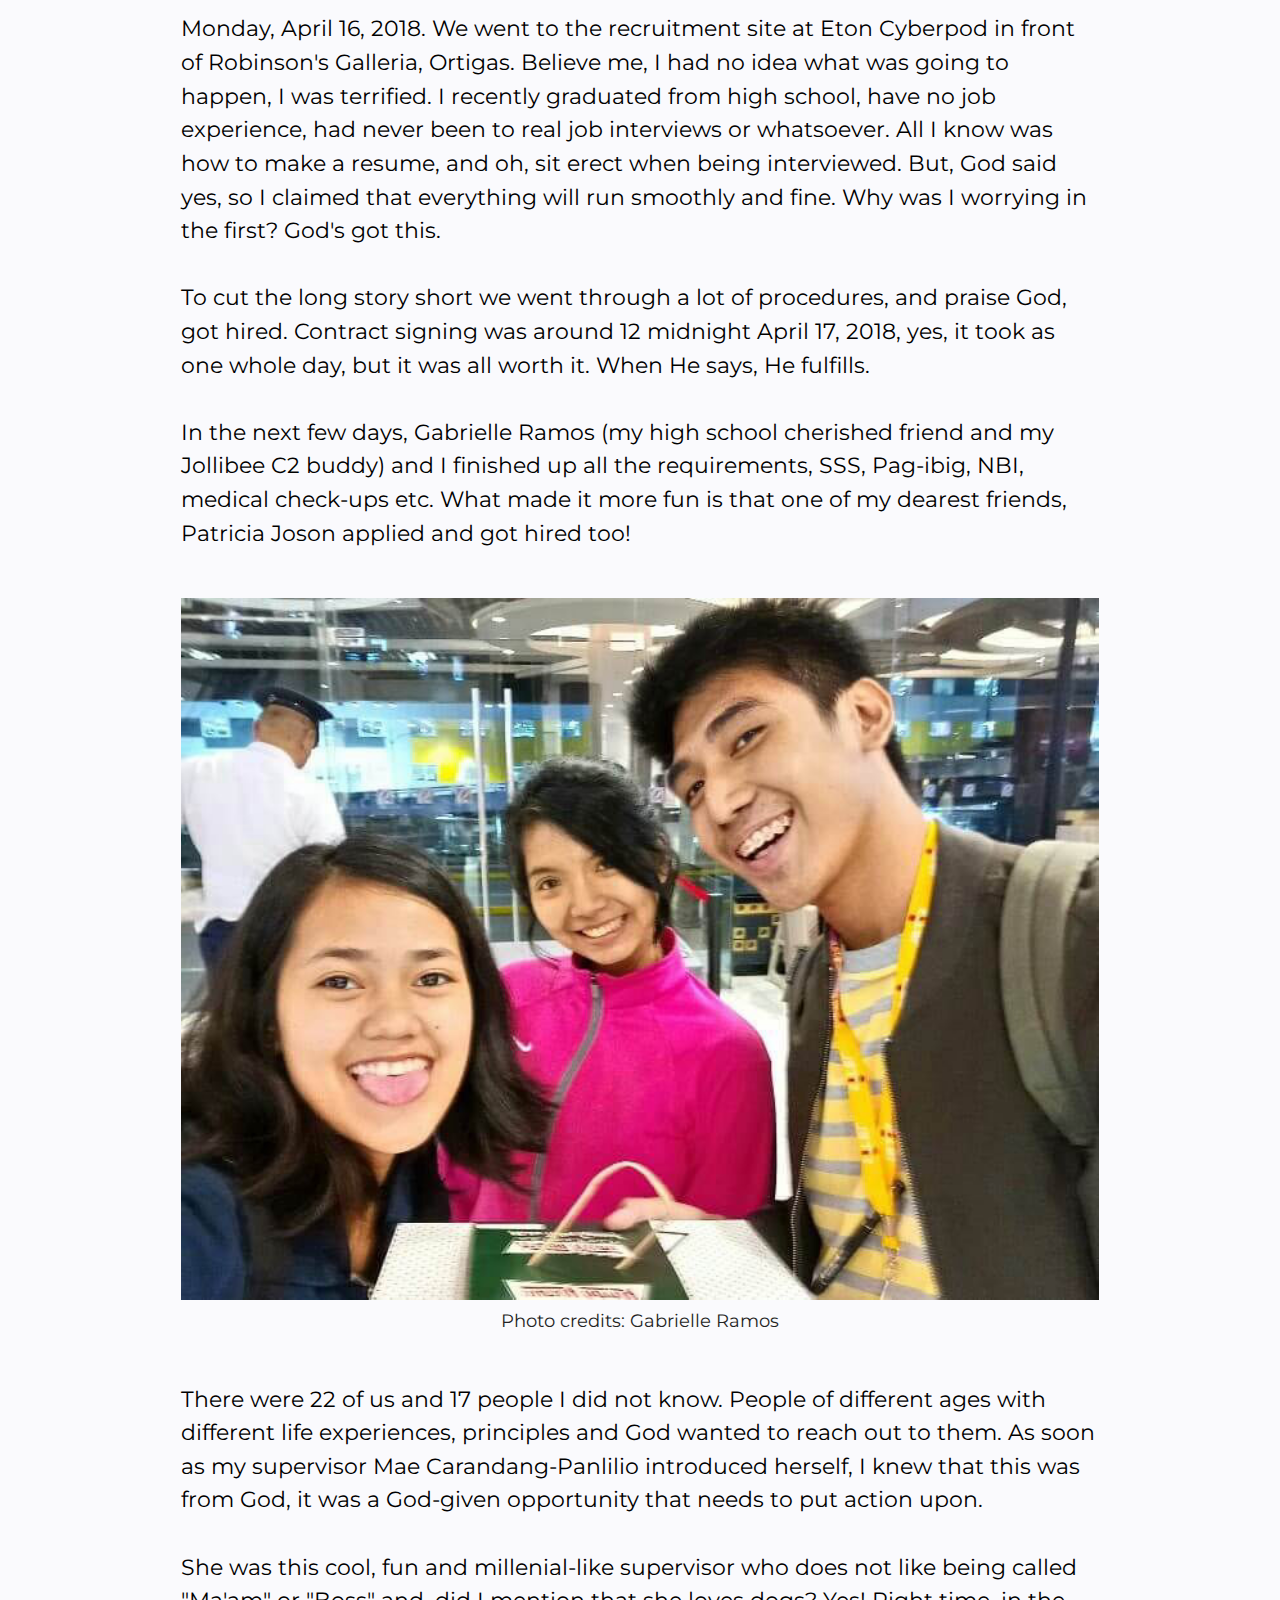
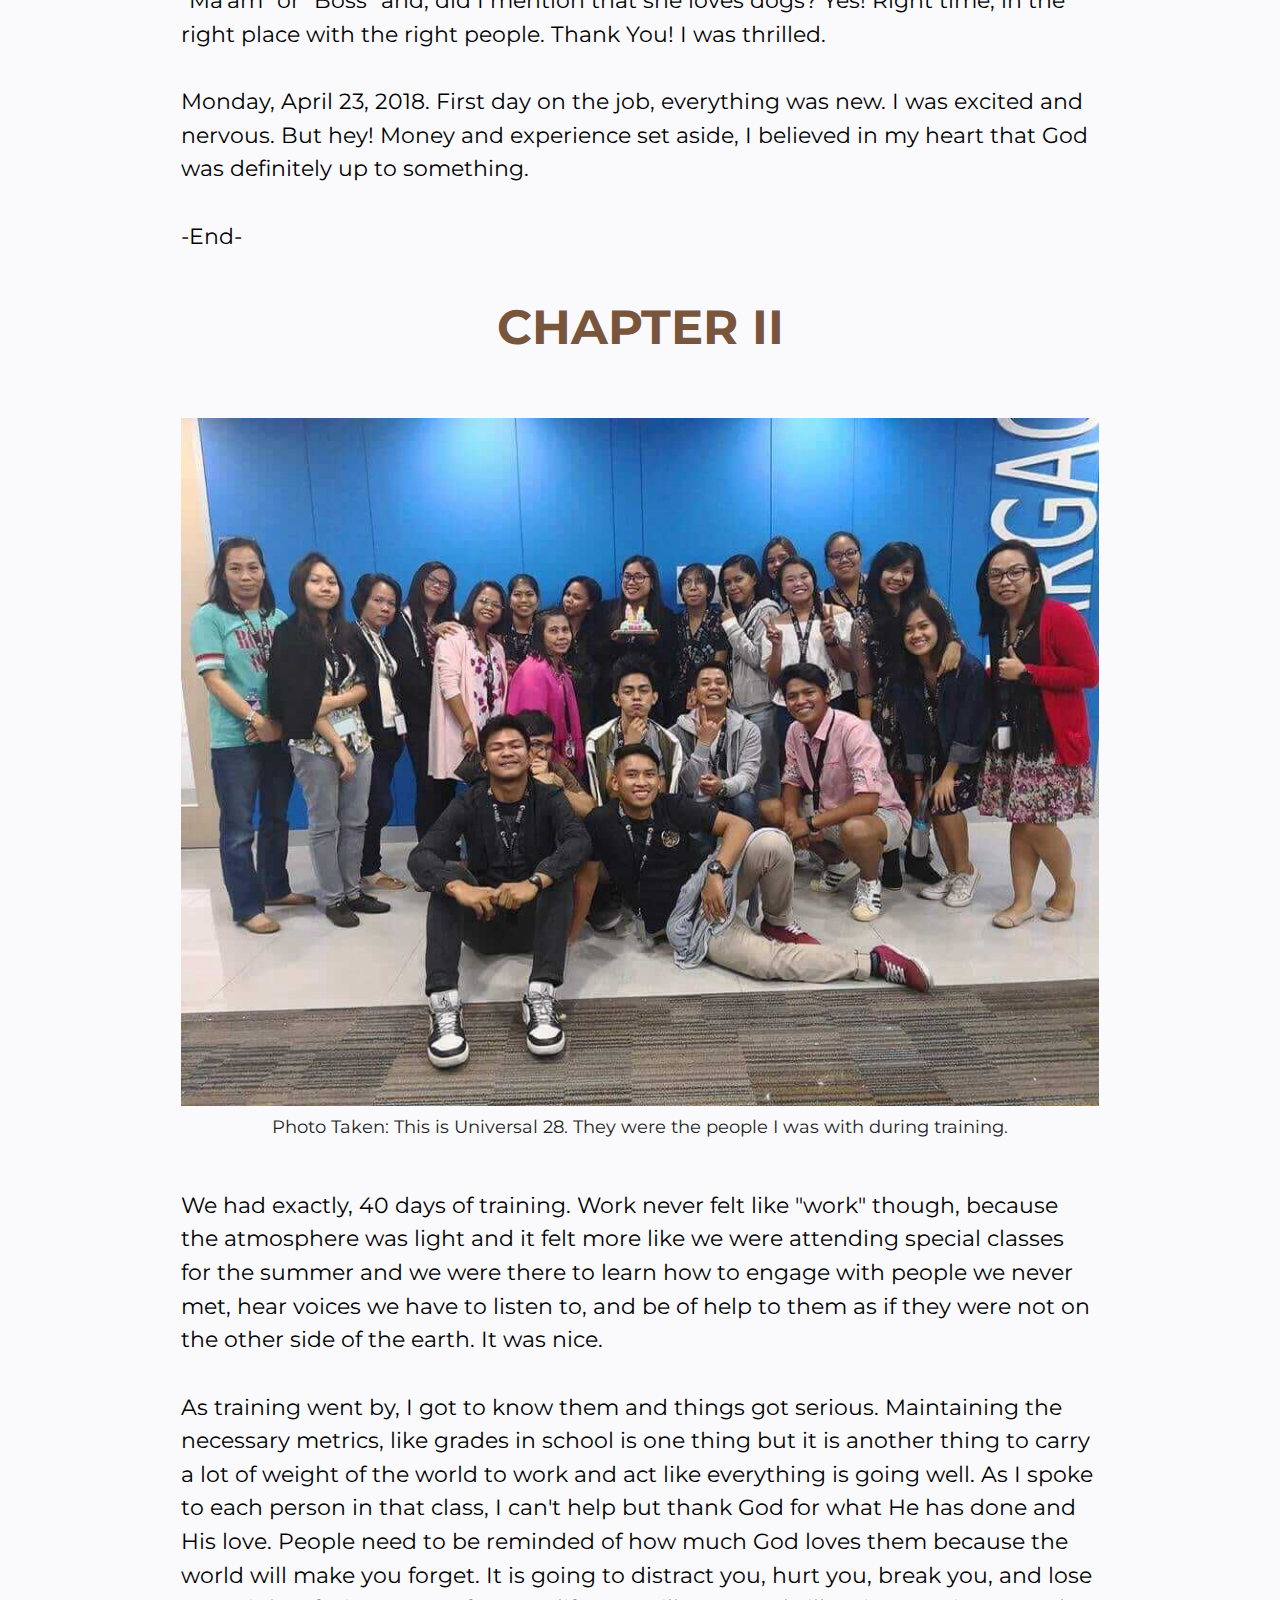
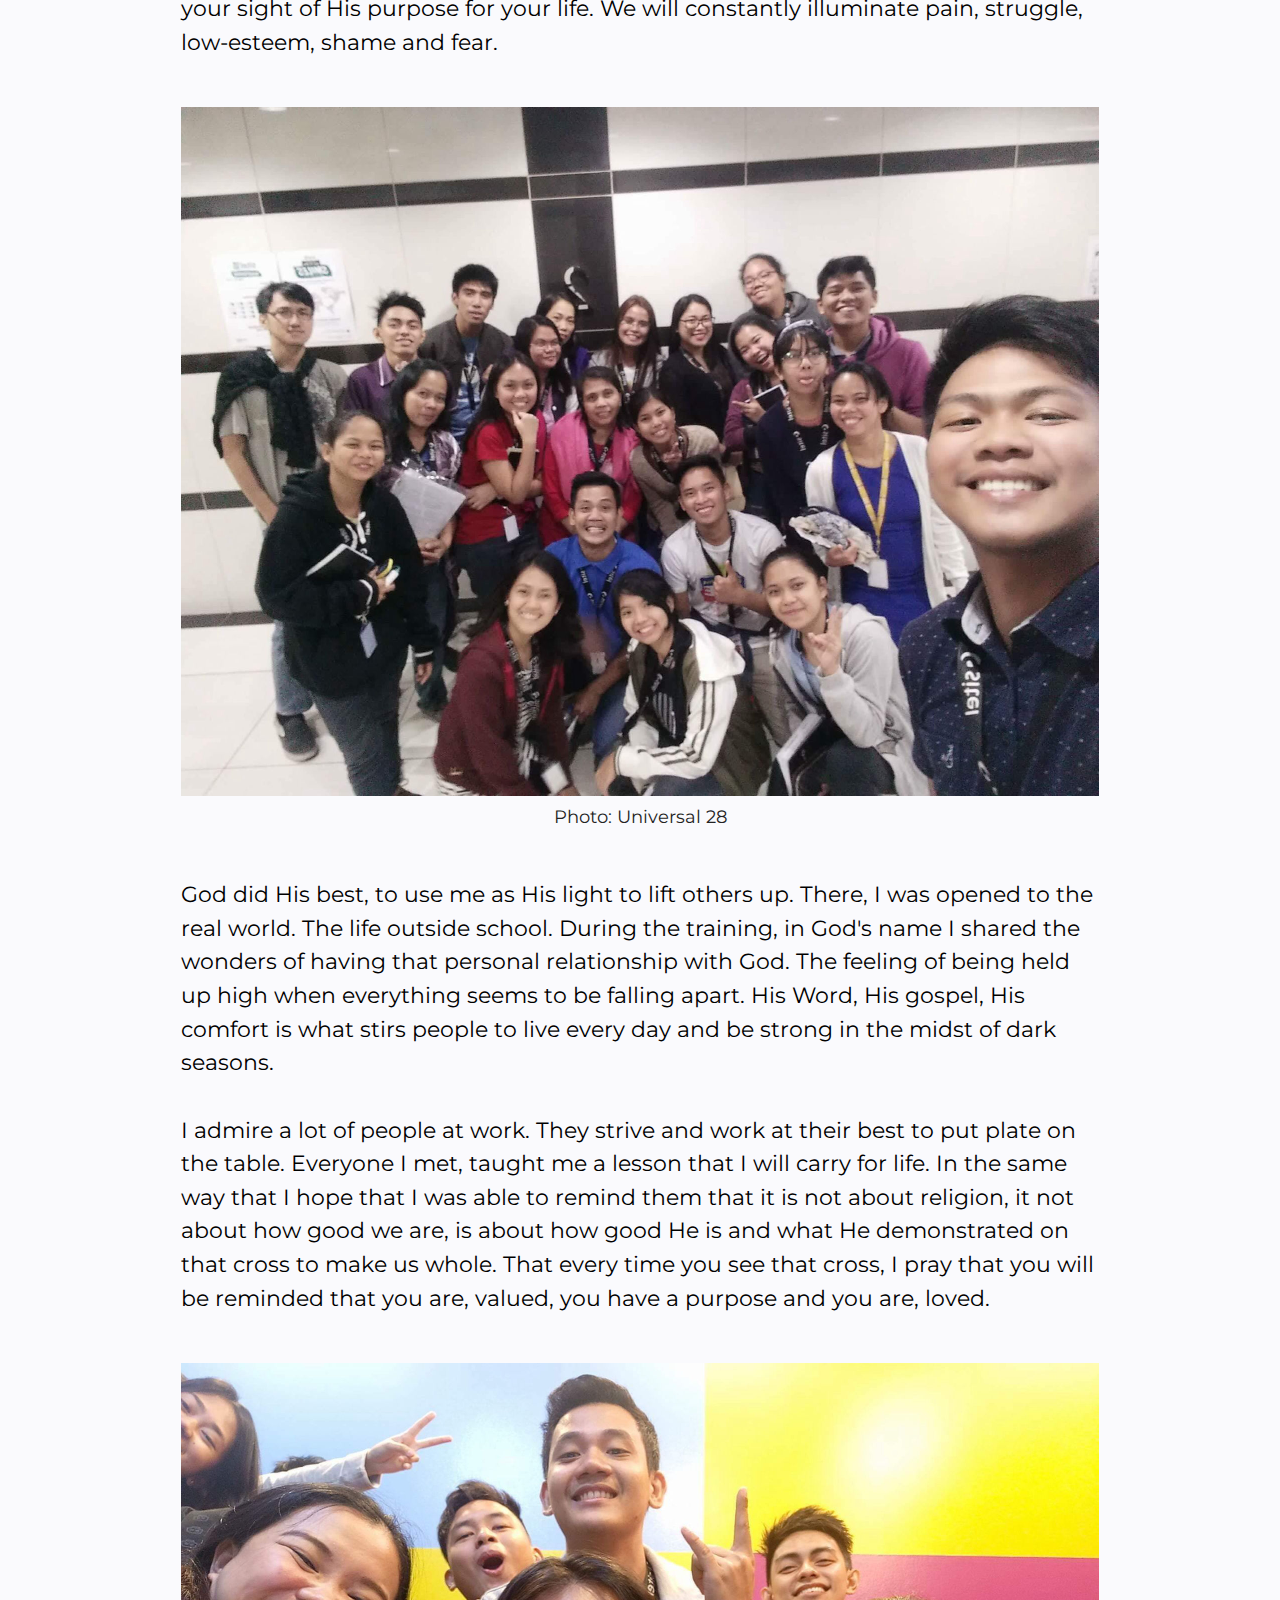
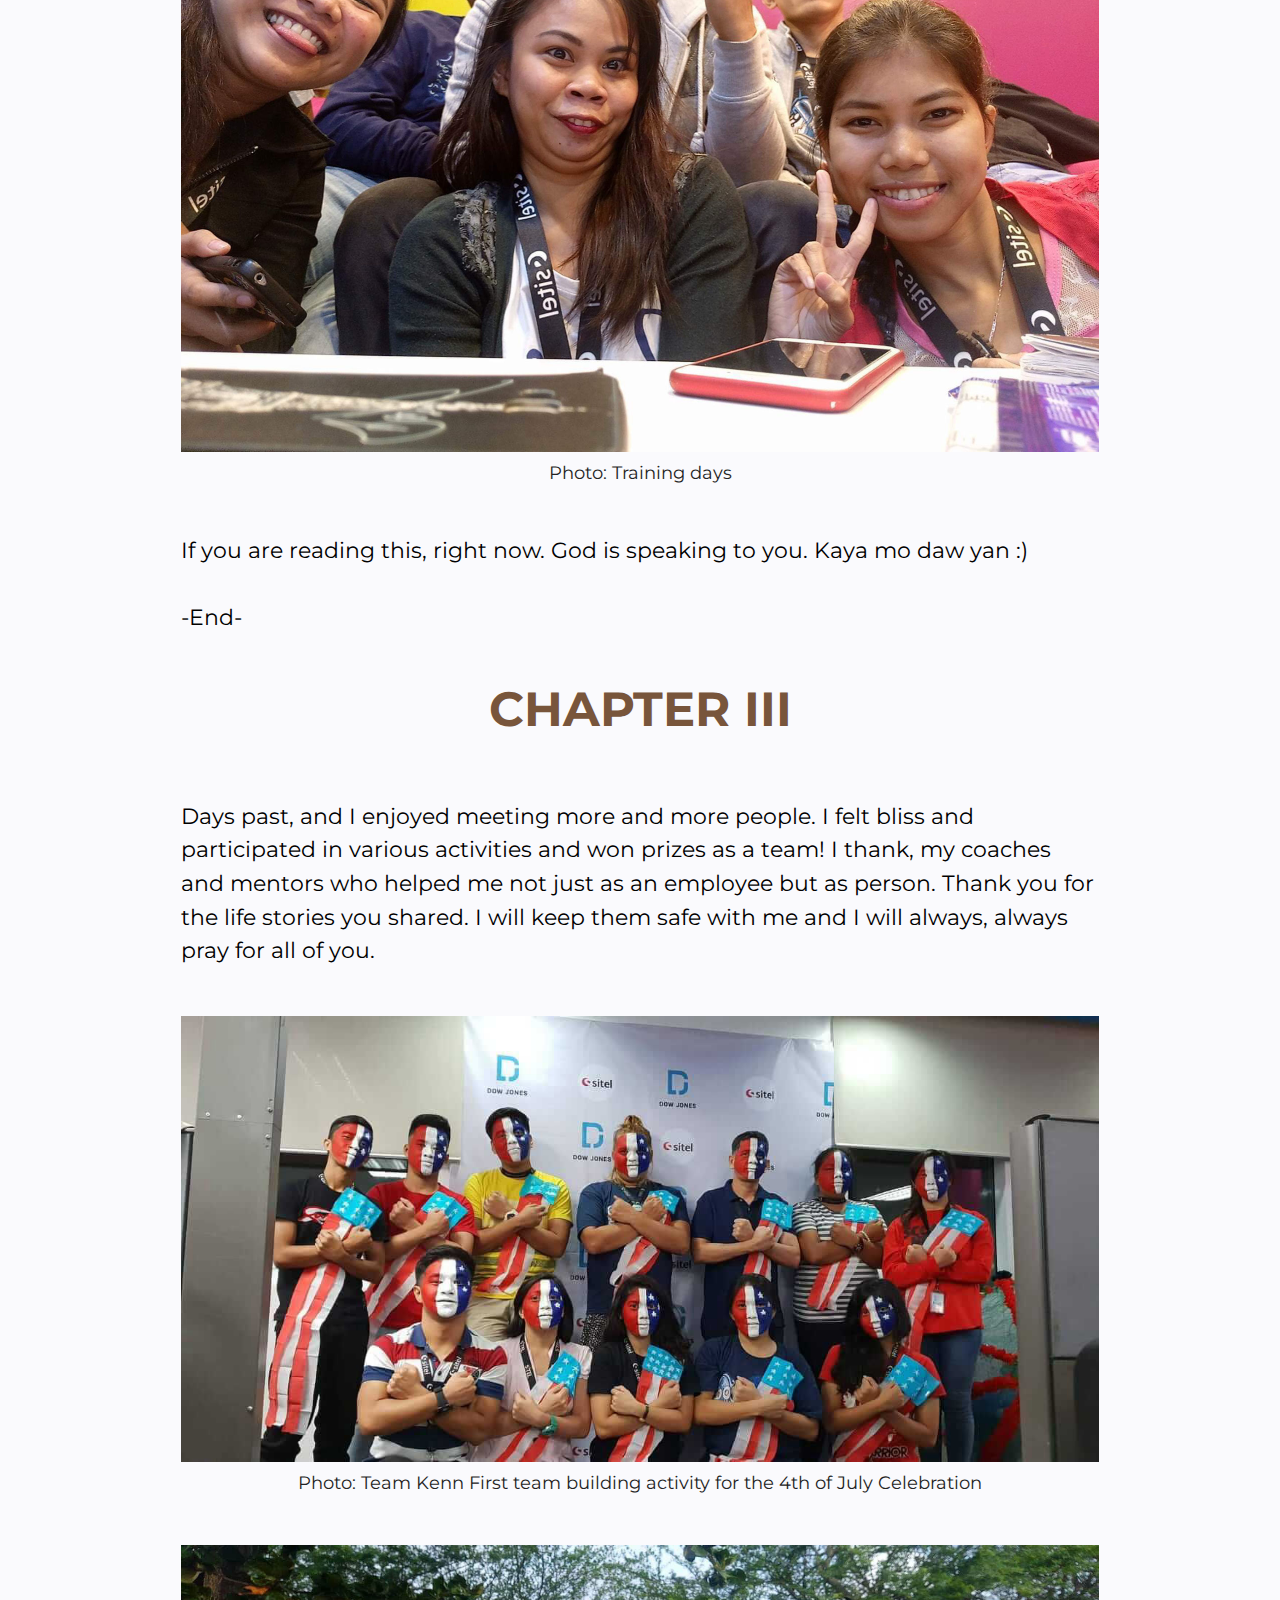
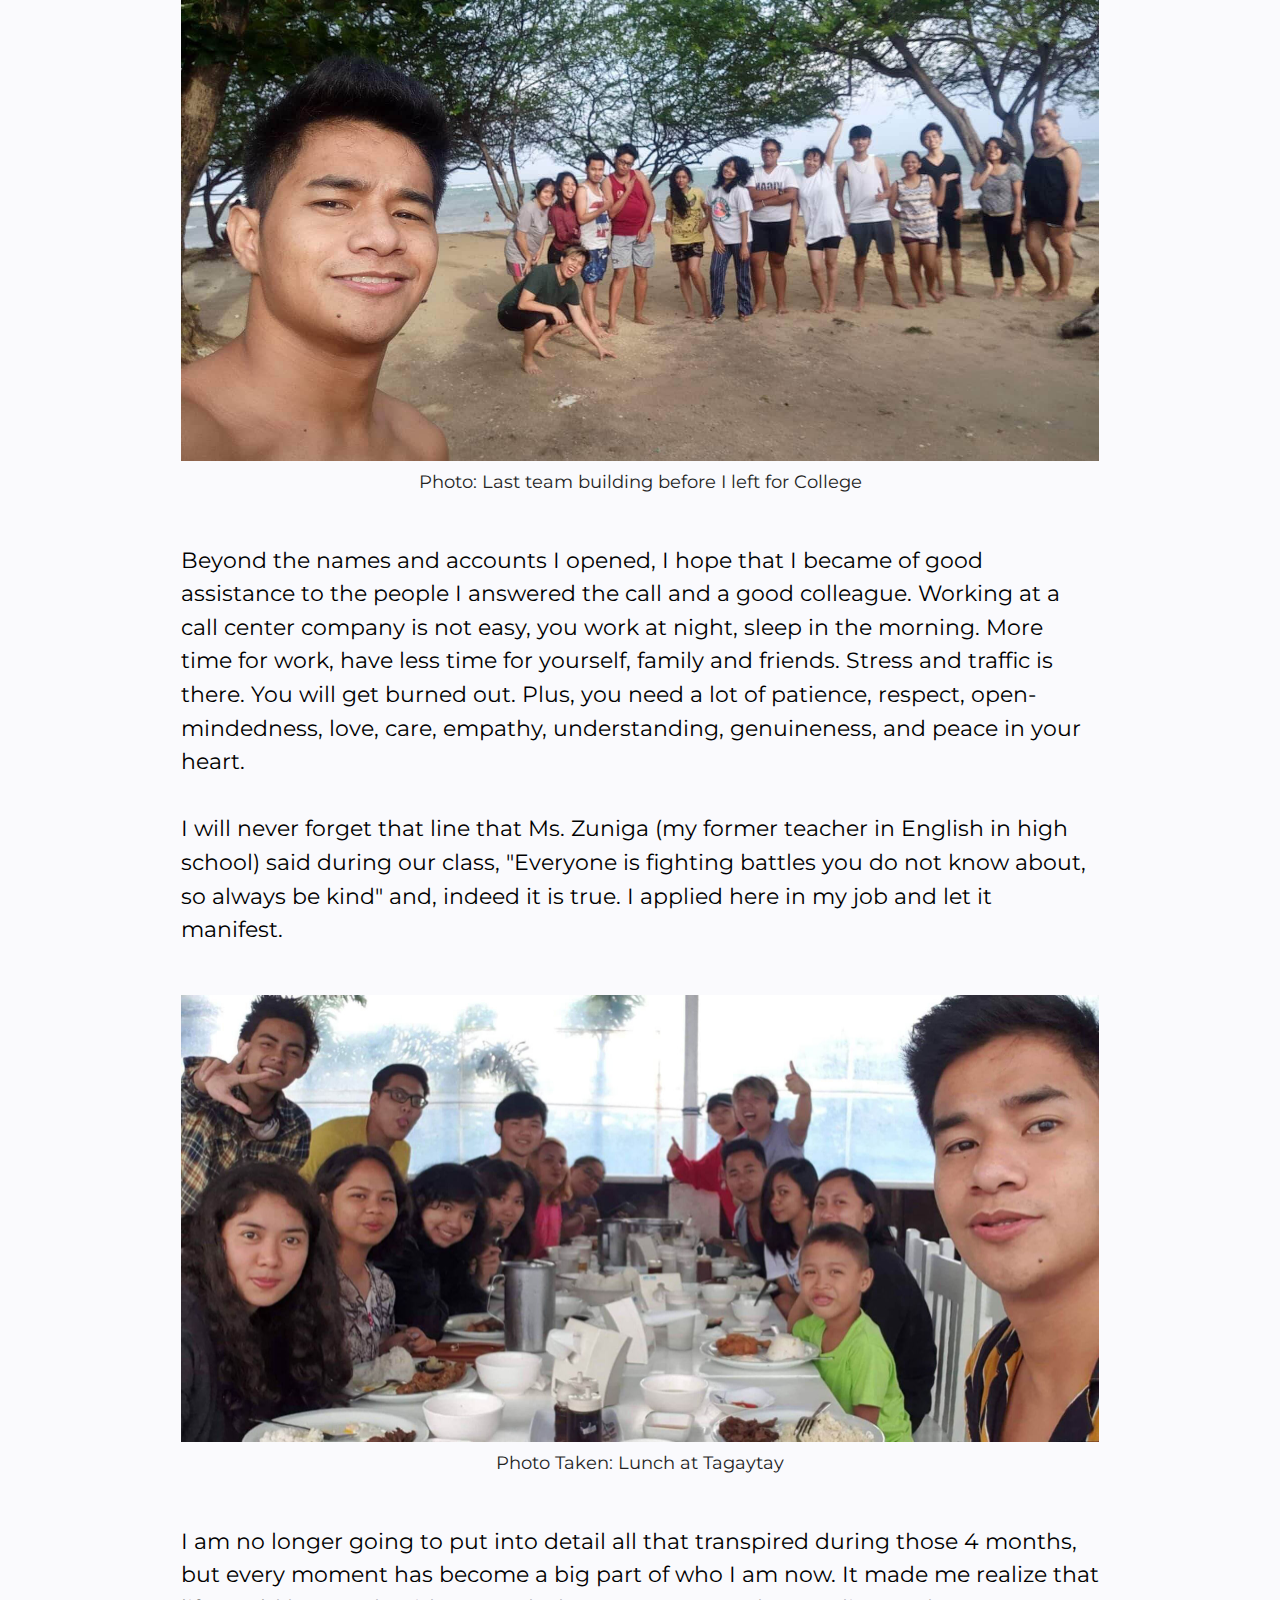
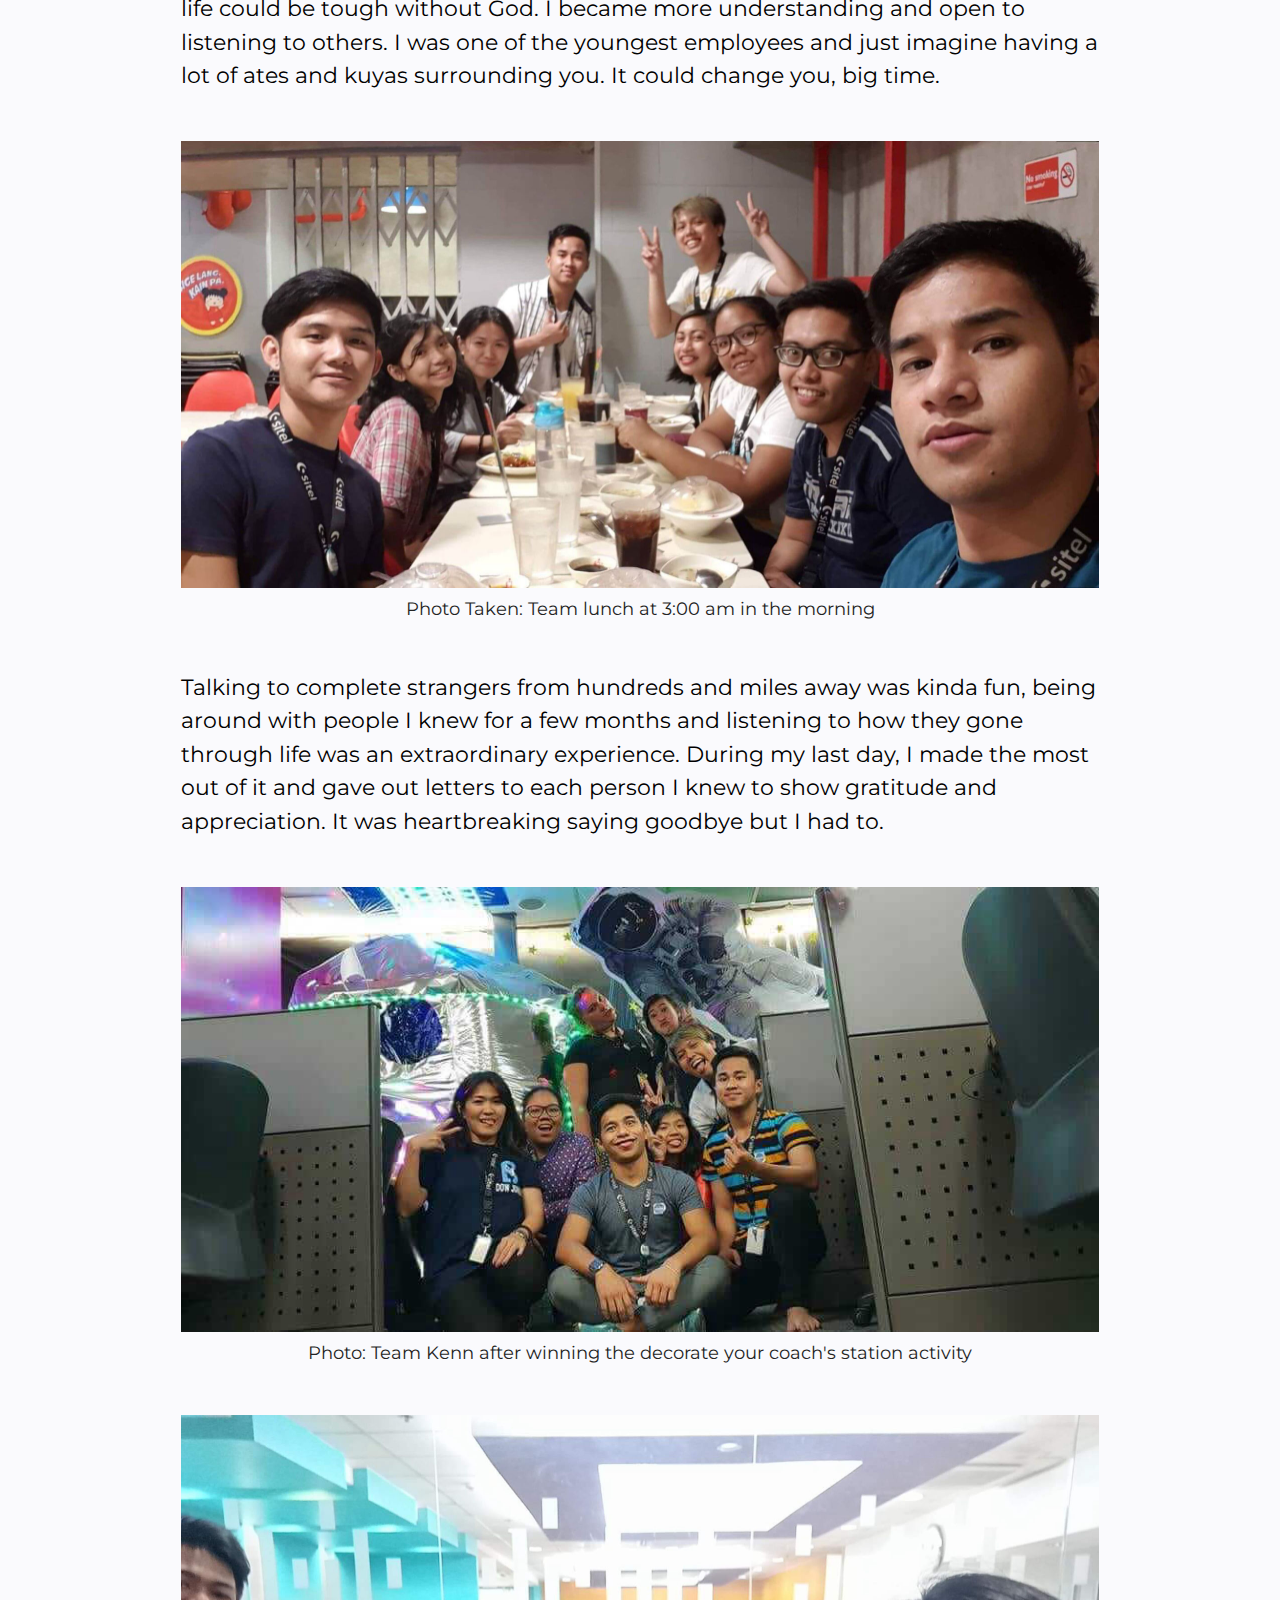
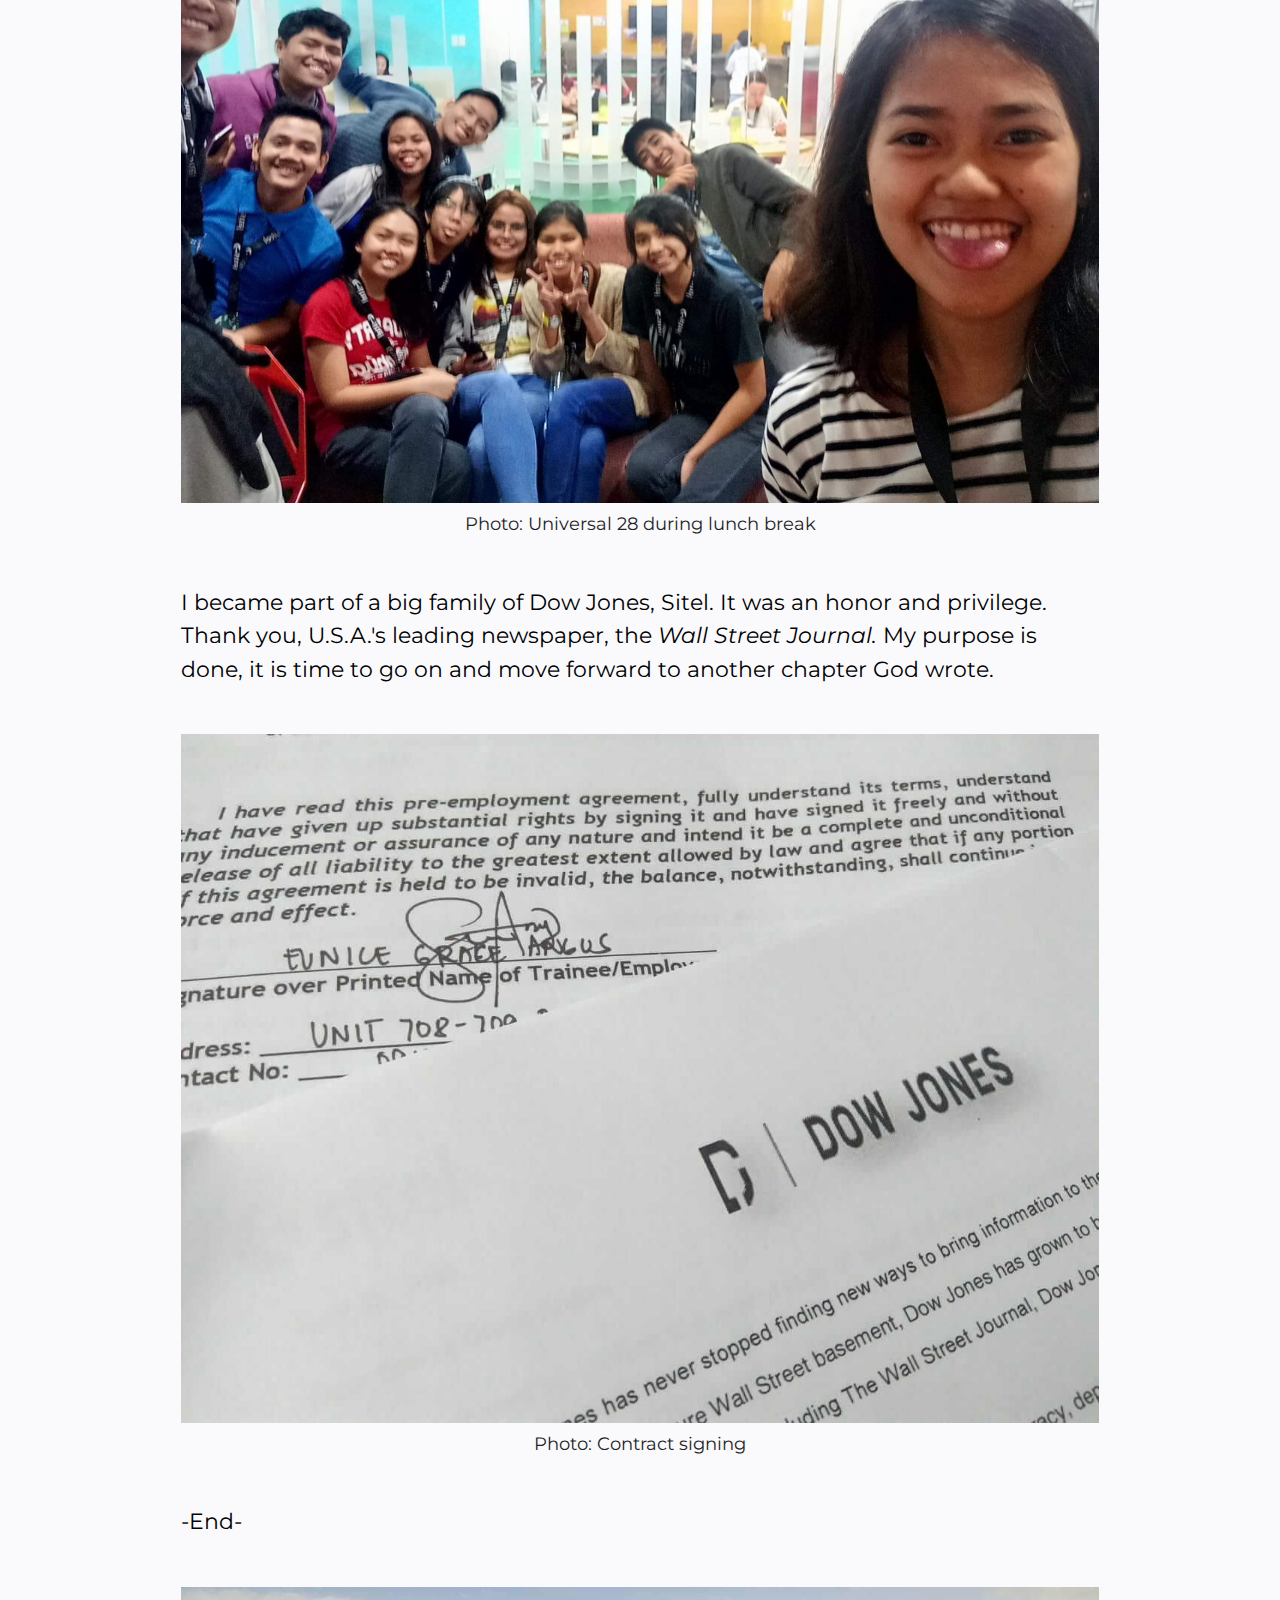
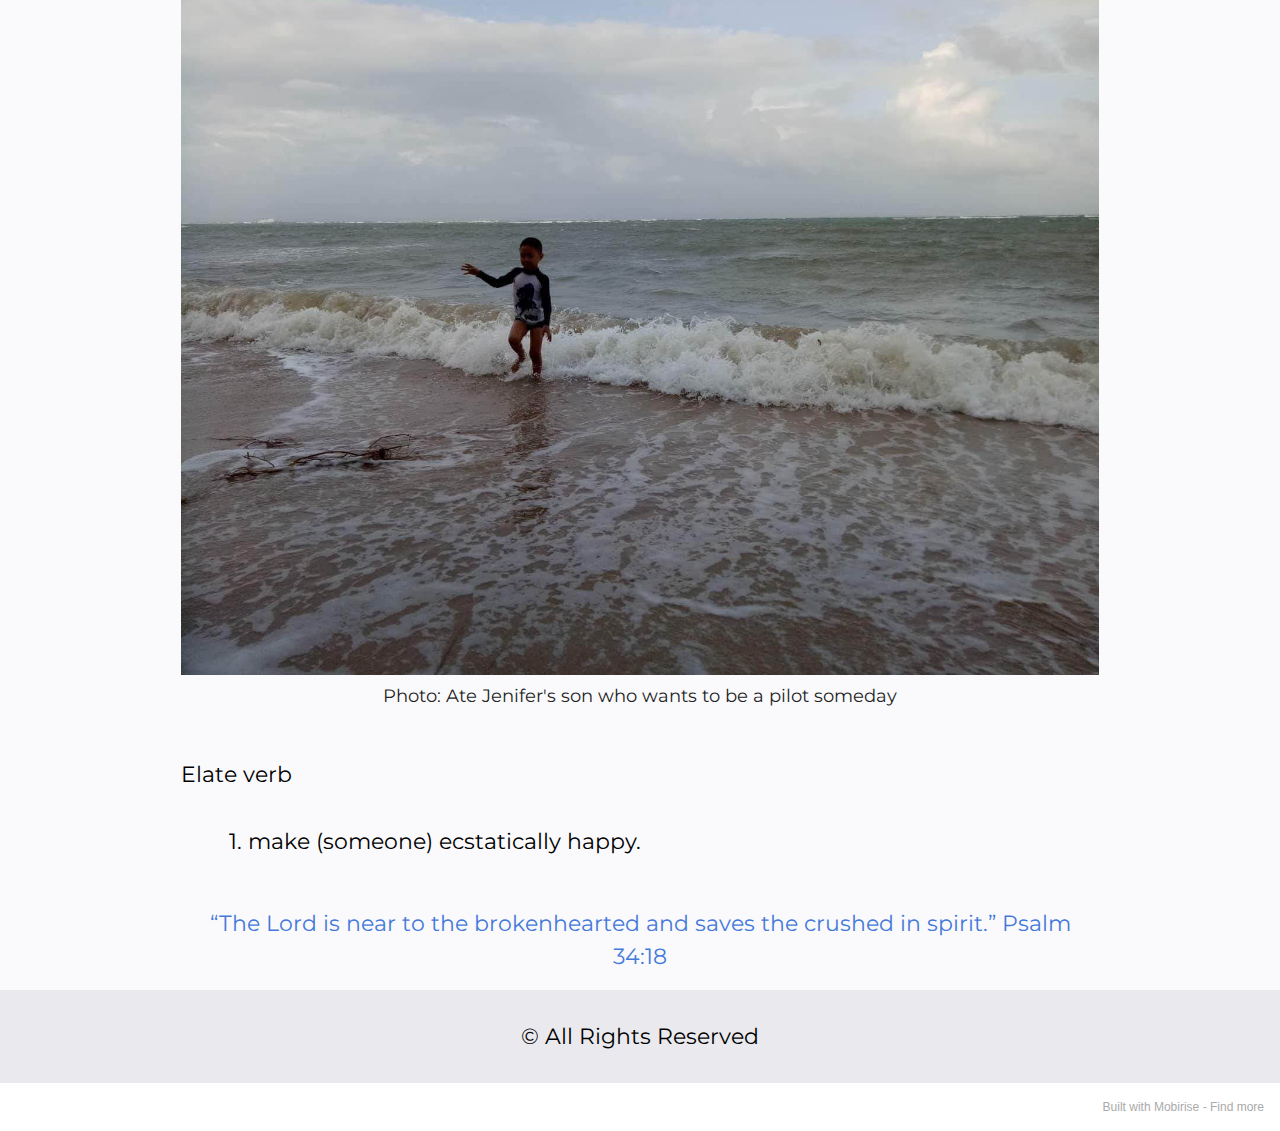
<file: page9.html>
<!DOCTYPE html>
<html  >
<head>
  
  <meta charset="UTF-8">
  <meta http-equiv="X-UA-Compatible" content="IE=edge">
  <meta name="generator" content="Mobirise v5.1.4, mobirise.com">
  <meta name="viewport" content="width=device-width, initial-scale=1, minimum-scale=1">
  <link rel="shortcut icon" href="assets/images/circle-cropped-1-128x128-1.png" type="image/x-icon">
  <meta name="description" content="">
  
  
  <title>ELATE</title>
  <link rel="stylesheet" href="assets/tether/tether.min.css">
  <link rel="stylesheet" href="assets/bootstrap/css/bootstrap.min.css">
  <link rel="stylesheet" href="assets/bootstrap/css/bootstrap-grid.min.css">
  <link rel="stylesheet" href="assets/bootstrap/css/bootstrap-reboot.min.css">
  <link rel="stylesheet" href="assets/dropdown/css/style.css">
  <link rel="stylesheet" href="assets/socicon/css/styles.css">
  <link rel="stylesheet" href="assets/theme/css/style.css">
  <link rel="preload" as="style" href="assets/mobirise/css/mbr-additional.css"><link rel="stylesheet" href="assets/mobirise/css/mbr-additional.css" type="text/css">
  
  
  
  
</head>
<body>
  
  <section class="menu menu3 cid-sc4ndcMfeV" once="menu" id="menu3-96">
    
    <nav class="navbar navbar-dropdown navbar-fixed-top navbar-expand-lg">
        <div class="container">
            <div class="navbar-brand">
                
                <span class="navbar-caption-wrap"><a class="navbar-caption text-primary display-2" href="index.html#header3-4">An Open Book</a></span>
            </div>
            <button class="navbar-toggler" type="button" data-toggle="collapse" data-target="#navbarSupportedContent" aria-controls="navbarNavAltMarkup" aria-expanded="false" aria-label="Toggle navigation">
                <div class="hamburger">
                    <span></span>
                    <span></span>
                    <span></span>
                    <span></span>
                </div>
            </button>
            <div class="collapse navbar-collapse" id="navbarSupportedContent">
                
                <div class="icons-menu">
                    <a class="iconfont-wrapper" href="page5.html" target="_blank">
                        <span class="p-2 mbr-iconfont socicon-facebook socicon"></span>
                    </a>
                    <a class="iconfont-wrapper" href="page5.html#header3-12" target="_blank">
                        <span class="p-2 mbr-iconfont socicon-twitter socicon"></span>
                    </a>
                    <a class="iconfont-wrapper" href="page5.html#header3-12" target="_blank">
                        <span class="p-2 mbr-iconfont socicon-instagram socicon"></span>
                    </a>
                    
                </div>
                
            </div>
        </div>
    </nav>
</section>

<section class="content4 cid-sdAOFNgylT" id="content4-9b">
    
    
    <div class="container">
        <div class="row justify-content-center">
            <div class="title col-md-12 col-lg-10">
                <h3 class="mbr-section-title mbr-fonts-style align-center mb-4 display-2"><strong>ELATE</strong></h3>
                
                
            </div>
        </div>
    </div>
</section>

<section class="image3 cid-sdAOfgKBCA" id="image3-98">
    

    

    <div class="container">
        <div class="row justify-content-center">
            <div class="col-12 col-lg-10">
                <div class="image-wrapper">
                    <img src="assets/images/el-960x960.jpg" alt="">
                    <p class="mbr-description mbr-fonts-style mt-2 align-center display-4">
                        Photo Taken: Calatagan, Batangas</p>
                </div>
            </div>
        </div>
    </div>
</section>

<section class="content5 cid-sdAOYd0I7S" id="content5-9c">
    
    <div class="container">
        <div class="row justify-content-center">
            <div class="col-md-12 col-lg-10">
                
                
                <p class="mbr-text mbr-fonts-style display-7">
                    "Praise be to the God and Father of our Lord Jesus Christ, the Father of compassion and the God of all comfort, who comforts us in all our troubles, so that we can comfort those in any trouble with the comfort we ourselves receive from God." 2 Cor 1:3-4</p>
            </div>
        </div>
    </div>
</section>

<section class="content5 cid-sdAP7r2aqk" id="content5-9d">
    
    <div class="container">
        <div class="row justify-content-center">
            <div class="col-md-12 col-lg-10">
                
                
                <p class="mbr-text mbr-fonts-style display-7">April-August, 2018. What better to spend it? Rest, bond with the family, make time for friends, enjoy and relax. However, God had other plans I guess? Thank you so much Merlyn Tabo, God had used you for His purpose in my life.</p>
            </div>
        </div>
    </div>
</section>

<section class="content4 cid-sdAPc1ItJa" id="content4-9e">
    
    
    <div class="container">
        <div class="row justify-content-center">
            <div class="title col-md-12 col-lg-10">
                <h3 class="mbr-section-title mbr-fonts-style align-center mb-4 display-2"><strong>CHAPTER I</strong></h3>
                
                
            </div>
        </div>
    </div>
</section>

<section class="content5 cid-sdAPgXOlPt" id="content5-9f">
    
    <div class="container">
        <div class="row justify-content-center">
            <div class="col-md-12 col-lg-10">
                
                
                <p class="mbr-text mbr-fonts-style display-7">Sometime this year I learned how important it is to seek God's Word before making any decisions and align our plans with His. He only wants the best and His plans are far greater than ours.<br><br>I want to share how God answers when we communicate with Him, through His Word, the Bible; He answers through parables that only you, can understand. He uses people as well, to lead you where you should go, what you should and exactly what you need to hear when you need it. It is more like a communication with your friend. We pray to speak with God, he answers back through His Word through what we call "Devotion" You can ask me more about it, if you want to.<br><br>I prayed about the job offered and here's what God said,</p>
            </div>
        </div>
    </div>
</section>

<section class="image3 cid-sdAPygNbDG" id="image3-9g">
    

    

    <div class="container">
        <div class="row justify-content-center">
            <div class="col-12 col-lg-10">
                <div class="image-wrapper">
                    <img src="assets/images/el1-434x225.jpg" alt="">
                    
                </div>
            </div>
        </div>
    </div>
</section>

<section class="image3 cid-sdAPyUl11Y" id="image3-9h">
    

    

    <div class="container">
        <div class="row justify-content-center">
            <div class="col-12 col-lg-10">
                <div class="image-wrapper">
                    <img src="assets/images/el2-540x264.jpg" alt="">
                    
                </div>
            </div>
        </div>
    </div>
</section>

<section class="content5 cid-sdAPLMXO0x" id="content5-9i">
    
    <div class="container">
        <div class="row justify-content-center">
            <div class="col-md-12 col-lg-10">
                
                
                <p class="mbr-text mbr-fonts-style display-7">And, I took that as a yes.<br><br>Monday, April 16, 2018. We went to the recruitment site at Eton Cyberpod in front of Robinson's Galleria, Ortigas. Believe me, I had no idea what was going to happen, I was terrified. I recently graduated from high school, have no job experience, had never been to real job interviews or whatsoever. All I know was how to make a resume, and oh, sit erect when being interviewed. But, God said yes, so I claimed that everything will run smoothly and fine. Why was I worrying in the first? God's got this.<br><br>To cut the long story short we went through a lot of procedures, and praise God, got hired. Contract signing was around 12 midnight April 17, 2018, yes, it took as one whole day, but it was all worth it. When He says, He fulfills.<br><br>In the next few days, Gabrielle Ramos (my high school cherished friend and my Jollibee C2 buddy) and I finished up all the requirements, SSS, Pag-ibig, NBI, medical check-ups etc. What made it more fun is that one of my dearest friends, Patricia Joson applied and got hired too!</p>
            </div>
        </div>
    </div>
</section>

<section class="image3 cid-sdAQ0NZ0G8" id="image3-9j">
    

    

    <div class="container">
        <div class="row justify-content-center">
            <div class="col-12 col-lg-10">
                <div class="image-wrapper">
                    <img src="assets/images/el3-714x546.jpg" alt="">
                    <p class="mbr-description mbr-fonts-style mt-2 align-center display-4">
                        Photo credits: Gabrielle Ramos</p>
                </div>
            </div>
        </div>
    </div>
</section>

<section class="content5 cid-sdAQbGK7OH" id="content5-9k">
    
    <div class="container">
        <div class="row justify-content-center">
            <div class="col-md-12 col-lg-10">
                
                
                <p class="mbr-text mbr-fonts-style display-7">There were 22 of us and 17 people I did not know. People of different ages with different life experiences, principles and God wanted to reach out to them. As soon as my supervisor Mae Carandang-Panlilio introduced herself, I knew that this was from God, it was a God-given opportunity that needs to put action upon.<br><br>She was this cool, fun and millenial-like supervisor who does not like being called "Ma'am" or "Boss" and, did I mention that she loves dogs? Yes! Right time, in the right place with the right people. Thank You! I was thrilled.<br><br>Monday, April 23, 2018. First day on the job, everything was new. I was excited and nervous. But hey! Money and experience set aside, I believed in my heart that God was definitely up to something.<br><br>-End-</p>
            </div>
        </div>
    </div>
</section>

<section class="content4 cid-sdAQimYLCV" id="content4-9m">
    
    
    <div class="container">
        <div class="row justify-content-center">
            <div class="title col-md-12 col-lg-10">
                <h3 class="mbr-section-title mbr-fonts-style align-center mb-4 display-2"><strong>CHAPTER II</strong></h3>
                
                
            </div>
        </div>
    </div>
</section>

<section class="image3 cid-sdAQgrQLGV" id="image3-9l">
    

    

    <div class="container">
        <div class="row justify-content-center">
            <div class="col-12 col-lg-10">
                <div class="image-wrapper">
                    <img src="assets/images/el4-960x720.jpg" alt="">
                    <p class="mbr-description mbr-fonts-style mt-2 align-center display-4">
                        Photo Taken: This is Universal 28. They were the people I was with during training.</p>
                </div>
            </div>
        </div>
    </div>
</section>

<section class="content5 cid-sdAQUDp5ph" id="content5-9n">
    
    <div class="container">
        <div class="row justify-content-center">
            <div class="col-md-12 col-lg-10">
                
                
                <p class="mbr-text mbr-fonts-style display-7">We had exactly, 40 days of training. Work never felt like "work" though, because the atmosphere was light and it felt more like we were attending special classes for the summer and we were there to learn how to engage with people we never met, hear voices we have to listen to, and be of help to them as if they were not on the other side of the earth. It was nice.<br><br>As training went by, I got to know them and things got serious. Maintaining the necessary metrics, like grades in school is one thing but it is another thing to carry a lot of weight of the world to work and act like everything is going well. As I spoke to each person in that class, I can't help but thank God for what He has done and His love. People need to be reminded of how much God loves them because the world will make you forget. It is going to distract you, hurt you, break you, and lose your sight of His purpose for your life. We will constantly illuminate pain, struggle, low-esteem, shame and fear.</p>
            </div>
        </div>
    </div>
</section>

<section class="image3 cid-sdAQZGMLZ1" id="image3-9o">
    

    

    <div class="container">
        <div class="row justify-content-center">
            <div class="col-12 col-lg-10">
                <div class="image-wrapper">
                    <img src="assets/images/el5-1836x1377.jpg" alt="">
                    <p class="mbr-description mbr-fonts-style mt-2 align-center display-4">
                        Photo: Universal 28</p>
                </div>
            </div>
        </div>
    </div>
</section>

<section class="content5 cid-sdARb3kVKG" id="content5-9p">
    
    <div class="container">
        <div class="row justify-content-center">
            <div class="col-md-12 col-lg-10">
                
                
                <p class="mbr-text mbr-fonts-style display-7">God did His best, to use me as His light to lift others up. There, I was opened to the real world. The life outside school. During the training, in God's name I shared the wonders of having that personal relationship with God. The feeling of being held up high when everything seems to be falling apart. His Word, His gospel, His comfort is what stirs people to live every day and be strong in the midst of dark seasons.<br><br>I admire a lot of people at work. They strive and work at their best to put plate on the table. Everyone I met, taught me a lesson that I will carry for life. In the same way that I hope that I was able to remind them that it is not about religion, it not about how good we are, is about how good He is and what He demonstrated on that cross to make us whole. That every time you see that cross, I pray that you will be reminded that you are, valued, you have a purpose and you are, loved.</p>
            </div>
        </div>
    </div>
</section>

<section class="image3 cid-sdAReRXxcL" id="image3-9q">
    

    

    <div class="container">
        <div class="row justify-content-center">
            <div class="col-12 col-lg-10">
                <div class="image-wrapper">
                    <img src="assets/images/el6-1836x1377.jpg" alt="">
                    <p class="mbr-description mbr-fonts-style mt-2 align-center display-4">
                        Photo: Training days</p>
                </div>
            </div>
        </div>
    </div>
</section>

<section class="content5 cid-sdAREZQlJx" id="content5-9r">
    
    <div class="container">
        <div class="row justify-content-center">
            <div class="col-md-12 col-lg-10">
                
                
                <p class="mbr-text mbr-fonts-style display-7">If you are reading this, right now. God is speaking to you. Kaya mo daw yan :)<br><br>-End-</p>
            </div>
        </div>
    </div>
</section>

<section class="content4 cid-sdARMJRQIh" id="content4-9s">
    
    
    <div class="container">
        <div class="row justify-content-center">
            <div class="title col-md-12 col-lg-10">
                <h3 class="mbr-section-title mbr-fonts-style align-center mb-4 display-2"><strong>CHAPTER III</strong></h3>
                
                
            </div>
        </div>
    </div>
</section>

<section class="content5 cid-sdARSCVc3I" id="content5-9t">
    
    <div class="container">
        <div class="row justify-content-center">
            <div class="col-md-12 col-lg-10">
                
                
                <p class="mbr-text mbr-fonts-style display-7">Days past, and I enjoyed meeting more and more people. I felt bliss and participated in various activities and won prizes as a team! I thank, my coaches and mentors who helped me not just as an employee but as person. Thank you for the life stories you shared. I will keep them safe with me and I will always, always pray for all of you.</p>
            </div>
        </div>
    </div>
</section>

<section class="image3 cid-sdARV0KFvc" id="image3-9u">
    

    

    <div class="container">
        <div class="row justify-content-center">
            <div class="col-12 col-lg-10">
                <div class="image-wrapper">
                    <img src="assets/images/el7-1260x613.jpg" alt="">
                    <p class="mbr-description mbr-fonts-style mt-2 align-center display-4">
                        Photo: Team Kenn First team building activity for the 4th of July Celebration</p>
                </div>
            </div>
        </div>
    </div>
</section>

<section class="image3 cid-sdASsChVtN" id="image3-9v">
    

    

    <div class="container">
        <div class="row justify-content-center">
            <div class="col-12 col-lg-10">
                <div class="image-wrapper">
                    <img src="assets/images/el8-1728x972.jpg" alt="">
                    <p class="mbr-description mbr-fonts-style mt-2 align-center display-4">
                        Photo: Last team building before I left for College</p>
                </div>
            </div>
        </div>
    </div>
</section>

<section class="content5 cid-sdASBJ7t8V" id="content5-9w">
    
    <div class="container">
        <div class="row justify-content-center">
            <div class="col-md-12 col-lg-10">
                
                
                <p class="mbr-text mbr-fonts-style display-7">Beyond the names and accounts I opened, I hope that I became of good assistance to the people I answered the call and a good colleague. Working at a call center company is not easy, you work at night, sleep in the morning. More time for work, have less time for yourself, family and friends. Stress and traffic is there. You will get burned out. Plus, you need a lot of patience, respect, open-mindedness, love, care, empathy, understanding, genuineness, and peace in your heart.<br><br>I will never forget that line that Ms. Zuniga (my former teacher in English in high school) said during our class, "Everyone is fighting battles you do not know about, so always be kind" and, indeed it is true. I applied here in my job and let it manifest.</p>
            </div>
        </div>
    </div>
</section>

<section class="image3 cid-sdASL16hTy" id="image3-9x">
    

    

    <div class="container">
        <div class="row justify-content-center">
            <div class="col-12 col-lg-10">
                <div class="image-wrapper">
                    <img src="assets/images/el9-1836x895.jpg" alt="">
                    <p class="mbr-description mbr-fonts-style mt-2 align-center display-4">
                        Photo Taken: Lunch at Tagaytay</p>
                </div>
            </div>
        </div>
    </div>
</section>

<section class="content5 cid-sdASV5Arf8" id="content5-9y">
    
    <div class="container">
        <div class="row justify-content-center">
            <div class="col-md-12 col-lg-10">
                
                
                <p class="mbr-text mbr-fonts-style display-7">I am no longer going to put into detail all that transpired during those 4 months, but every moment has become a big part of who I am now. It made me realize that life could be tough without God. I became more understanding and open to listening to others. I was one of the youngest employees and just imagine having a lot of ates and kuyas surrounding you. It could change you, big time.</p>
            </div>
        </div>
    </div>
</section>

<section class="image3 cid-sdASZ0ibG6" id="image3-9z">
    

    

    <div class="container">
        <div class="row justify-content-center">
            <div class="col-12 col-lg-10">
                <div class="image-wrapper">
                    <img src="assets/images/el10-1836x895.jpg" alt="">
                    <p class="mbr-description mbr-fonts-style mt-2 align-center display-4">
                        Photo Taken: Team lunch at 3:00 am in the morning</p>
                </div>
            </div>
        </div>
    </div>
</section>

<section class="content5 cid-sdATVhzE6O" id="content5-a0">
    
    <div class="container">
        <div class="row justify-content-center">
            <div class="col-md-12 col-lg-10">
                
                
                <p class="mbr-text mbr-fonts-style display-7">Talking to complete strangers from hundreds and miles away was kinda fun, being around with people I knew for a few months and listening to how they gone through life was an extraordinary experience. During my last day, I made the most out of it and gave out letters to each person I knew to show gratitude and appreciation. It was heartbreaking saying goodbye but I had to.</p>
            </div>
        </div>
    </div>
</section>

<section class="image3 cid-sdAU44SpBq" id="image3-a1">
    

    

    <div class="container">
        <div class="row justify-content-center">
            <div class="col-12 col-lg-10">
                <div class="image-wrapper">
                    <img src="assets/images/el11-960x466.jpg" alt="">
                    <p class="mbr-description mbr-fonts-style mt-2 align-center display-4">
                        Photo: Team Kenn after winning the decorate your coach's station activity</p>
                </div>
            </div>
        </div>
    </div>
</section>

<section class="image3 cid-sdAUdqj0yM" id="image3-a2">
    

    

    <div class="container">
        <div class="row justify-content-center">
            <div class="col-12 col-lg-10">
                <div class="image-wrapper">
                    <img src="assets/images/el12-1836x1377.jpg" alt="">
                    <p class="mbr-description mbr-fonts-style mt-2 align-center display-4">
                        Photo: Universal 28 during lunch break</p>
                </div>
            </div>
        </div>
    </div>
</section>

<section class="content5 cid-sdAUnIwIyZ" id="content5-a3">
    
    <div class="container">
        <div class="row justify-content-center">
            <div class="col-md-12 col-lg-10">
                
                
                <p class="mbr-text mbr-fonts-style display-7">I became part of a big family of Dow Jones, Sitel. It was an honor and privilege. Thank you, U.S.A.'s leading newspaper, the <em>Wall Street Journal.</em> My purpose is done, it is time to go on and move forward to another chapter God wrote.</p>
            </div>
        </div>
    </div>
</section>

<section class="image3 cid-sdAUwbKozd" id="image3-a4">
    

    

    <div class="container">
        <div class="row justify-content-center">
            <div class="col-12 col-lg-10">
                <div class="image-wrapper">
                    <img src="assets/images/el13-1224x918.jpg" alt="">
                    <p class="mbr-description mbr-fonts-style mt-2 align-center display-4">Photo: Contract signing</p>
                </div>
            </div>
        </div>
    </div>
</section>

<section class="content5 cid-sdAUGMcRxp" id="content5-a5">
    
    <div class="container">
        <div class="row justify-content-center">
            <div class="col-md-12 col-lg-10">
                
                
                <p class="mbr-text mbr-fonts-style display-7">-End-</p>
            </div>
        </div>
    </div>
</section>

<section class="image3 cid-sdAULROw4w" id="image3-a6">
    

    

    <div class="container">
        <div class="row justify-content-center">
            <div class="col-12 col-lg-10">
                <div class="image-wrapper">
                    <img src="assets/images/el14-1560x1170.jpg" alt="">
                    <p class="mbr-description mbr-fonts-style mt-2 align-center display-4">
                        Photo: Ate Jenifer's son who wants to be a pilot someday</p>
                </div>
            </div>
        </div>
    </div>
</section>

<section class="content5 cid-sdAUXCEXAm" id="content5-a7">
    
    <div class="container">
        <div class="row justify-content-center">
            <div class="col-md-12 col-lg-10">
                
                
                <p class="mbr-text mbr-fonts-style display-7">Elate verb<br><br>&nbsp; &nbsp; &nbsp; &nbsp; 1. make (someone) ecstatically happy.</p>
            </div>
        </div>
    </div>
</section>

<section class="content5 cid-sdAV7yzeXP" id="content5-a8">
    
    <div class="container">
        <div class="row justify-content-center">
            <div class="col-md-12 col-lg-10">
                
                
                <p class="mbr-text mbr-fonts-style display-7">
                    “The Lord is near to the brokenhearted and saves the crushed in spirit.” Psalm 34:18</p>
            </div>
        </div>
    </div>
</section>

<section class="footer7 cid-sbYHxv30Kv" once="footers" id="footer7-97">

    

    

    <div class="container">
        <div class="media-container-row align-center mbr-white">
            <div class="col-12">
                <p class="mbr-text mb-0 mbr-fonts-style display-7">
                    © All Rights Reserved
                </p>
            </div>
        </div>
    </div>
</section><section style="background-color: #fff; font-family: -apple-system, BlinkMacSystemFont, 'Segoe UI', 'Roboto', 'Helvetica Neue', Arial, sans-serif; color:#aaa; font-size:12px; padding: 0; align-items: center; display: flex;"><a href="https://mobirise.site/a" style="flex: 1 1; height: 3rem; padding-left: 1rem;"></a><p style="flex: 0 0 auto; margin:0; padding-right:1rem;">Built with Mobirise - <a href="https://mobirise.site/m" style="color:#aaa;">Find more</a></p></section><script src="assets/web/assets/jquery/jquery.min.js"></script>  <script src="assets/popper/popper.min.js"></script>  <script src="assets/tether/tether.min.js"></script>  <script src="assets/bootstrap/js/bootstrap.min.js"></script>  <script src="assets/smoothscroll/smooth-scroll.js"></script>  <script src="assets/dropdown/js/nav-dropdown.js"></script>  <script src="assets/dropdown/js/navbar-dropdown.js"></script>  <script src="assets/touchswipe/jquery.touch-swipe.min.js"></script>  <script src="assets/theme/js/script.js"></script>  
  
  
</body>
</html>
</file>
<file: assets/dropdown/css/style.css>
.navbar-dropdown {
  left: 0;
  padding: 0;
  position: absolute;
  right: 0;
  top: 0;
  transition: all 0.45s ease;
  z-index: 1030;
  background: #282828; }
  .navbar-dropdown .navbar-logo {
    margin-right: 0.8rem;
    transition: margin 0.3s ease-in-out;
    vertical-align: middle; }
    .navbar-dropdown .navbar-logo img {
      height: 3.125rem;
      transition: all 0.3s ease-in-out; }
    .navbar-dropdown .navbar-logo.mbr-iconfont {
      font-size: 3.125rem;
      line-height: 3.125rem; }
  .navbar-dropdown .navbar-caption {
    font-weight: 700;
    white-space: normal;
    vertical-align: -4px;
    line-height: 3.125rem !important; }
    .navbar-dropdown .navbar-caption, .navbar-dropdown .navbar-caption:hover {
      color: inherit;
      text-decoration: none; }
  .navbar-dropdown .mbr-iconfont + .navbar-caption {
    vertical-align: -1px; }
  .navbar-dropdown.navbar-fixed-top {
    position: fixed; }
  .navbar-dropdown .navbar-brand span {
    vertical-align: -4px; }
  .navbar-dropdown.bg-color.transparent {
    background: none; }
  .navbar-dropdown.navbar-short .navbar-brand {
    padding: 0.625rem 0; }
    .navbar-dropdown.navbar-short .navbar-brand span {
      vertical-align: -1px; }
  .navbar-dropdown.navbar-short .navbar-caption {
    line-height: 2.375rem !important;
    vertical-align: -2px; }
  .navbar-dropdown.navbar-short .navbar-logo {
    margin-right: 0.5rem; }
    .navbar-dropdown.navbar-short .navbar-logo img {
      height: 2.375rem; }
    .navbar-dropdown.navbar-short .navbar-logo.mbr-iconfont {
      font-size: 2.375rem;
      line-height: 2.375rem; }
  .navbar-dropdown.navbar-short .mbr-table-cell {
    height: 3.625rem; }
  .navbar-dropdown .navbar-close {
    left: 0.6875rem;
    position: fixed;
    top: 0.75rem;
    z-index: 1000; }
  .navbar-dropdown .hamburger-icon {
    content: "";
    display: inline-block;
    vertical-align: middle;
    width: 16px;
    -webkit-box-shadow: 0 -6px 0 1px #282828,0 0 0 1px #282828,0 6px 0 1px #282828;
    -moz-box-shadow: 0 -6px 0 1px #282828,0 0 0 1px #282828,0 6px 0 1px #282828;
    box-shadow: 0 -6px 0 1px #282828,0 0 0 1px #282828,0 6px 0 1px #282828; }

.dropdown-menu .dropdown-toggle[data-toggle="dropdown-submenu"]::after {
  border-bottom: 0.35em solid transparent;
  border-left: 0.35em solid;
  border-right: 0;
  border-top: 0.35em solid transparent;
  margin-left: 0.3rem; }

.dropdown-menu .dropdown-item:focus {
  outline: 0; }

.nav-dropdown {
  font-size: 0.75rem;
  font-weight: 500;
  height: auto !important; }
  .nav-dropdown .nav-btn {
    padding-left: 1rem; }
  .nav-dropdown .link {
    margin: .667em 1.667em;
    font-weight: 500;
    padding: 0;
    transition: color .2s ease-in-out; }
    .nav-dropdown .link.dropdown-toggle {
      margin-right: 2.583em; }
      .nav-dropdown .link.dropdown-toggle::after {
        margin-left: .25rem;
        border-top: 0.35em solid;
        border-right: 0.35em solid transparent;
        border-left: 0.35em solid transparent;
        border-bottom: 0; }
      .nav-dropdown .link.dropdown-toggle[aria-expanded="true"] {
        margin: 0;
        padding: 0.667em 3.263em  0.667em 1.667em; }
  .nav-dropdown .link::after,
  .nav-dropdown .dropdown-item::after {
    color: inherit; }
  .nav-dropdown .btn {
    font-size: 0.75rem;
    font-weight: 700;
    letter-spacing: 0;
    margin-bottom: 0;
    padding-left: 1.25rem;
    padding-right: 1.25rem; }
  .nav-dropdown .dropdown-menu {
    border-radius: 0;
    border: 0;
    left: 0;
    margin: 0;
    padding-bottom: 1.25rem;
    padding-top: 1.25rem;
    position: relative; }
  .nav-dropdown .dropdown-submenu {
    margin-left: 0.125rem;
    top: 0; }
  .nav-dropdown .dropdown-item {
    font-weight: 500;
    line-height: 2;
    padding: 0.3846em 4.615em 0.3846em 1.5385em;
    position: relative;
    transition: color .2s ease-in-out, background-color .2s ease-in-out; }
    .nav-dropdown .dropdown-item::after {
      margin-top: -0.3077em;
      position: absolute;
      right: 1.1538em;
      top: 50%; }
    .nav-dropdown .dropdown-item:focus, .nav-dropdown .dropdown-item:hover {
      background: none; }

@media (max-width: 767px) {
  .nav-dropdown.navbar-toggleable-sm {
    bottom: 0;
    display: none;
    left: 0;
    overflow-x: hidden;
    position: fixed;
    top: 0;
    transform: translateX(-100%);
    -ms-transform: translateX(-100%);
    -webkit-transform: translateX(-100%);
    width: 18.75rem;
    z-index: 999; } }
.nav-dropdown.navbar-toggleable-xl {
  bottom: 0;
  display: none;
  left: 0;
  overflow-x: hidden;
  position: fixed;
  top: 0;
  transform: translateX(-100%);
  -ms-transform: translateX(-100%);
  -webkit-transform: translateX(-100%);
  width: 18.75rem;
  z-index: 999; }

.nav-dropdown-sm {
  display: block !important;
  overflow-x: hidden;
  overflow: auto;
  padding-top: 3.875rem; }
  .nav-dropdown-sm::after {
    content: "";
    display: block;
    height: 3rem;
    width: 100%; }
  .nav-dropdown-sm.collapse.in ~ .navbar-close {
    display: block !important; }
  .nav-dropdown-sm.collapsing, .nav-dropdown-sm.collapse.in {
    transform: translateX(0);
    -ms-transform: translateX(0);
    -webkit-transform: translateX(0);
    transition: all 0.25s ease-out;
    -webkit-transition: all 0.25s ease-out;
    background: #282828; }
  .nav-dropdown-sm.collapsing[aria-expanded="false"] {
    transform: translateX(-100%);
    -ms-transform: translateX(-100%);
    -webkit-transform: translateX(-100%); }
  .nav-dropdown-sm .nav-item {
    display: block;
    margin-left: 0 !important;
    padding-left: 0; }
  .nav-dropdown-sm .link,
  .nav-dropdown-sm .dropdown-item {
    border-top: 1px dotted rgba(255, 255, 255, 0.1);
    font-size: 0.8125rem;
    line-height: 1.6;
    margin: 0 !important;
    padding: 0.875rem 2.4rem 0.875rem 1.5625rem !important;
    position: relative;
    white-space: normal; }
    .nav-dropdown-sm .link:focus, .nav-dropdown-sm .link:hover,
    .nav-dropdown-sm .dropdown-item:focus,
    .nav-dropdown-sm .dropdown-item:hover {
      background: rgba(0, 0, 0, 0.2) !important;
      color: #c0a375; }
  .nav-dropdown-sm .nav-btn {
    position: relative;
    padding: 1.5625rem 1.5625rem 0 1.5625rem; }
    .nav-dropdown-sm .nav-btn::before {
      border-top: 1px dotted rgba(255, 255, 255, 0.1);
      content: "";
      left: 0;
      position: absolute;
      top: 0;
      width: 100%; }
    .nav-dropdown-sm .nav-btn + .nav-btn {
      padding-top: 0.625rem; }
      .nav-dropdown-sm .nav-btn + .nav-btn::before {
        display: none; }
  .nav-dropdown-sm .btn {
    padding: 0.625rem 0; }
  .nav-dropdown-sm .dropdown-toggle[data-toggle="dropdown-submenu"]::after {
    margin-left: .25rem;
    border-top: 0.35em solid;
    border-right: 0.35em solid transparent;
    border-left: 0.35em solid transparent;
    border-bottom: 0; }
  .nav-dropdown-sm .dropdown-toggle[data-toggle="dropdown-submenu"][aria-expanded="true"]::after {
    border-top: 0;
    border-right: 0.35em solid transparent;
    border-left: 0.35em solid transparent;
    border-bottom: 0.35em solid; }
  .nav-dropdown-sm .dropdown-menu {
    margin: 0;
    padding: 0;
    position: relative;
    top: 0;
    left: 0;
    width: 100%;
    border: 0;
    float: none;
    border-radius: 0;
    background: none; }
  .nav-dropdown-sm .dropdown-submenu {
    left: 100%;
    margin-left: 0.125rem;
    margin-top: -1.25rem;
    top: 0; }

.navbar-toggleable-sm .nav-dropdown .dropdown-menu {
  position: absolute; }

.navbar-toggleable-sm .nav-dropdown .dropdown-submenu {
  left: 100%;
  margin-left: 0.125rem;
  margin-top: -1.25rem;
  top: 0; }

.navbar-toggleable-sm.opened .nav-dropdown .dropdown-menu {
  position: relative; }

.navbar-toggleable-sm.opened .nav-dropdown .dropdown-submenu {
  left: 0;
  margin-left: 00rem;
  margin-top: 0rem;
  top: 0; }

.is-builder .nav-dropdown.collapsing {
  transition: none !important; }

/*# sourceMappingURL=style.css.map */
</file>
<file: assets/socicon/css/styles.css>
@charset "UTF-8";

@font-face {
  font-family: 'Socicon';
  src:  url('../fonts/socicon.eot');
  src:  url('../fonts/socicon.eot?#iefix') format('embedded-opentype'),
    url('../fonts/socicon.woff2') format('woff2'),
    url('../fonts/socicon.ttf') format('truetype'),
    url('../fonts/socicon.woff') format('woff'),
    url('../fonts/socicon.svg#socicon') format('svg');
  font-weight: normal;
  font-style: normal;
}

[data-icon]:before {
  font-family: "socicon" !important;
  content: attr(data-icon);
  font-style: normal !important;
  font-weight: normal !important;
  font-variant: normal !important;
  text-transform: none !important;
  speak: none;
  line-height: 1;
  -webkit-font-smoothing: antialiased;
  -moz-osx-font-smoothing: grayscale;
}

[class^="socicon-"], [class*=" socicon-"] {
  /* use !important to prevent issues with browser extensions that change fonts */
  font-family: 'Socicon' !important;
  speak: none;
  font-style: normal;
  font-weight: normal;
  font-variant: normal;
  text-transform: none;
  line-height: 1;

  /* Better Font Rendering =========== */
  -webkit-font-smoothing: antialiased;
  -moz-osx-font-smoothing: grayscale;
}

.socicon-eitaa:before {
  content: "\e97c";
}
.socicon-soroush:before {
  content: "\e97d";
}
.socicon-bale:before {
  content: "\e97e";
}
.socicon-zazzle:before {
  content: "\e97b";
}
.socicon-society6:before {
  content: "\e97a";
}
.socicon-redbubble:before {
  content: "\e979";
}
.socicon-avvo:before {
  content: "\e978";
}
.socicon-stitcher:before {
  content: "\e977";
}
.socicon-googlehangouts:before {
  content: "\e974";
}
.socicon-dlive:before {
  content: "\e975";
}
.socicon-vsco:before {
  content: "\e976";
}
.socicon-flipboard:before {
  content: "\e973";
}
.socicon-ubuntu:before {
  content: "\e958";
}
.socicon-artstation:before {
  content: "\e959";
}
.socicon-invision:before {
  content: "\e95a";
}
.socicon-torial:before {
  content: "\e95b";
}
.socicon-collectorz:before {
  content: "\e95c";
}
.socicon-seenthis:before {
  content: "\e95d";
}
.socicon-googleplaymusic:before {
  content: "\e95e";
}
.socicon-debian:before {
  content: "\e95f";
}
.socicon-filmfreeway:before {
  content: "\e960";
}
.socicon-gnome:before {
  content: "\e961";
}
.socicon-itchio:before {
  content: "\e962";
}
.socicon-jamendo:before {
  content: "\e963";
}
.socicon-mix:before {
  content: "\e964";
}
.socicon-sharepoint:before {
  content: "\e965";
}
.socicon-tinder:before {
  content: "\e966";
}
.socicon-windguru:before {
  content: "\e967";
}
.socicon-cdbaby:before {
  content: "\e968";
}
.socicon-elementaryos:before {
  content: "\e969";
}
.socicon-stage32:before {
  content: "\e96a";
}
.socicon-tiktok:before {
  content: "\e96b";
}
.socicon-gitter:before {
  content: "\e96c";
}
.socicon-letterboxd:before {
  content: "\e96d";
}
.socicon-threema:before {
  content: "\e96e";
}
.socicon-splice:before {
  content: "\e96f";
}
.socicon-metapop:before {
  content: "\e970";
}
.socicon-naver:before {
  content: "\e971";
}
.socicon-remote:before {
  content: "\e972";
}
.socicon-internet:before {
  content: "\e957";
}
.socicon-moddb:before {
  content: "\e94b";
}
.socicon-indiedb:before {
  content: "\e94c";
}
.socicon-traxsource:before {
  content: "\e94d";
}
.socicon-gamefor:before {
  content: "\e94e";
}
.socicon-pixiv:before {
  content: "\e94f";
}
.socicon-myanimelist:before {
  content: "\e950";
}
.socicon-blackberry:before {
  content: "\e951";
}
.socicon-wickr:before {
  content: "\e952";
}
.socicon-spip:before {
  content: "\e953";
}
.socicon-napster:before {
  content: "\e954";
}
.socicon-beatport:before {
  content: "\e955";
}
.socicon-hackerone:before {
  content: "\e956";
}
.socicon-hackernews:before {
  content: "\e946";
}
.socicon-smashwords:before {
  content: "\e947";
}
.socicon-kobo:before {
  content: "\e948";
}
.socicon-bookbub:before {
  content: "\e949";
}
.socicon-mailru:before {
  content: "\e94a";
}
.socicon-gitlab:before {
  content: "\e945";
}
.socicon-instructables:before {
  content: "\e944";
}
.socicon-portfolio:before {
  content: "\e943";
}
.socicon-codered:before {
  content: "\e940";
}
.socicon-origin:before {
  content: "\e941";
}
.socicon-nextdoor:before {
  content: "\e942";
}
.socicon-udemy:before {
  content: "\e93f";
}
.socicon-livemaster:before {
  content: "\e93e";
}
.socicon-crunchbase:before {
  content: "\e93b";
}
.socicon-homefy:before {
  content: "\e93c";
}
.socicon-calendly:before {
  content: "\e93d";
}
.socicon-realtor:before {
  content: "\e90f";
}
.socicon-tidal:before {
  content: "\e910";
}
.socicon-qobuz:before {
  content: "\e911";
}
.socicon-natgeo:before {
  content: "\e912";
}
.socicon-mastodon:before {
  content: "\e913";
}
.socicon-unsplash:before {
  content: "\e914";
}
.socicon-homeadvisor:before {
  content: "\e915";
}
.socicon-angieslist:before {
  content: "\e916";
}
.socicon-codepen:before {
  content: "\e917";
}
.socicon-slack:before {
  content: "\e918";
}
.socicon-openaigym:before {
  content: "\e919";
}
.socicon-logmein:before {
  content: "\e91a";
}
.socicon-fiverr:before {
  content: "\e91b";
}
.socicon-gotomeeting:before {
  content: "\e91c";
}
.socicon-aliexpress:before {
  content: "\e91d";
}
.socicon-guru:before {
  content: "\e91e";
}
.socicon-appstore:before {
  content: "\e91f";
}
.socicon-homes:before {
  content: "\e920";
}
.socicon-zoom:before {
  content: "\e921";
}
.socicon-alibaba:before {
  content: "\e922";
}
.socicon-craigslist:before {
  content: "\e923";
}
.socicon-wix:before {
  content: "\e924";
}
.socicon-redfin:before {
  content: "\e925";
}
.socicon-googlecalendar:before {
  content: "\e926";
}
.socicon-shopify:before {
  content: "\e927";
}
.socicon-freelancer:before {
  content: "\e928";
}
.socicon-seedrs:before {
  content: "\e929";
}
.socicon-bing:before {
  content: "\e92a";
}
.socicon-doodle:before {
  content: "\e92b";
}
.socicon-bonanza:before {
  content: "\e92c";
}
.socicon-squarespace:before {
  content: "\e92d";
}
.socicon-toptal:before {
  content: "\e92e";
}
.socicon-gust:before {
  content: "\e92f";
}
.socicon-ask:before {
  content: "\e930";
}
.socicon-trulia:before {
  content: "\e931";
}
.socicon-loomly:before {
  content: "\e932";
}
.socicon-ghost:before {
  content: "\e933";
}
.socicon-upwork:before {
  content: "\e934";
}
.socicon-fundable:before {
  content: "\e935";
}
.socicon-booking:before {
  content: "\e936";
}
.socicon-googlemaps:before {
  content: "\e937";
}
.socicon-zillow:before {
  content: "\e938";
}
.socicon-niconico:before {
  content: "\e939";
}
.socicon-toneden:before {
  content: "\e93a";
}
.socicon-augment:before {
  content: "\e908";
}
.socicon-bitbucket:before {
  content: "\e909";
}
.socicon-fyuse:before {
  content: "\e90a";
}
.socicon-yt-gaming:before {
  content: "\e90b";
}
.socicon-sketchfab:before {
  content: "\e90c";
}
.socicon-mobcrush:before {
  content: "\e90d";
}
.socicon-microsoft:before {
  content: "\e90e";
}
.socicon-pandora:before {
  content: "\e907";
}
.socicon-messenger:before {
  content: "\e906";
}
.socicon-gamewisp:before {
  content: "\e905";
}
.socicon-bloglovin:before {
  content: "\e904";
}
.socicon-tunein:before {
  content: "\e903";
}
.socicon-gamejolt:before {
  content: "\e901";
}
.socicon-trello:before {
  content: "\e902";
}
.socicon-spreadshirt:before {
  content: "\e900";
}
.socicon-500px:before {
  content: "\e000";
}
.socicon-8tracks:before {
  content: "\e001";
}
.socicon-airbnb:before {
  content: "\e002";
}
.socicon-alliance:before {
  content: "\e003";
}
.socicon-amazon:before {
  content: "\e004";
}
.socicon-amplement:before {
  content: "\e005";
}
.socicon-android:before {
  content: "\e006";
}
.socicon-angellist:before {
  content: "\e007";
}
.socicon-apple:before {
  content: "\e008";
}
.socicon-appnet:before {
  content: "\e009";
}
.socicon-baidu:before {
  content: "\e00a";
}
.socicon-bandcamp:before {
  content: "\e00b";
}
.socicon-battlenet:before {
  content: "\e00c";
}
.socicon-mixer:before {
  content: "\e00d";
}
.socicon-bebee:before {
  content: "\e00e";
}
.socicon-bebo:before {
  content: "\e00f";
}
.socicon-behance:before {
  content: "\e010";
}
.socicon-blizzard:before {
  content: "\e011";
}
.socicon-blogger:before {
  content: "\e012";
}
.socicon-buffer:before {
  content: "\e013";
}
.socicon-chrome:before {
  content: "\e014";
}
.socicon-coderwall:before {
  content: "\e015";
}
.socicon-curse:before {
  content: "\e016";
}
.socicon-dailymotion:before {
  content: "\e017";
}
.socicon-deezer:before {
  content: "\e018";
}
.socicon-delicious:before {
  content: "\e019";
}
.socicon-deviantart:before {
  content: "\e01a";
}
.socicon-diablo:before {
  content: "\e01b";
}
.socicon-digg:before {
  content: "\e01c";
}
.socicon-discord:before {
  content: "\e01d";
}
.socicon-disqus:before {
  content: "\e01e";
}
.socicon-douban:before {
  content: "\e01f";
}
.socicon-draugiem:before {
  content: "\e020";
}
.socicon-dribbble:before {
  content: "\e021";
}
.socicon-drupal:before {
  content: "\e022";
}
.socicon-ebay:before {
  content: "\e023";
}
.socicon-ello:before {
  content: "\e024";
}
.socicon-endomodo:before {
  content: "\e025";
}
.socicon-envato:before {
  content: "\e026";
}
.socicon-etsy:before {
  content: "\e027";
}
.socicon-facebook:before {
  content: "\e028";
}
.socicon-feedburner:before {
  content: "\e029";
}
.socicon-filmweb:before {
  content: "\e02a";
}
.socicon-firefox:before {
  content: "\e02b";
}
.socicon-flattr:before {
  content: "\e02c";
}
.socicon-flickr:before {
  content: "\e02d";
}
.socicon-formulr:before {
  content: "\e02e";
}
.socicon-forrst:before {
  content: "\e02f";
}
.socicon-foursquare:before {
  content: "\e030";
}
.socicon-friendfeed:before {
  content: "\e031";
}
.socicon-github:before {
  content: "\e032";
}
.socicon-goodreads:before {
  content: "\e033";
}
.socicon-google:before {
  content: "\e034";
}
.socicon-googlescholar:before {
  content: "\e035";
}
.socicon-googlegroups:before {
  content: "\e036";
}
.socicon-googlephotos:before {
  content: "\e037";
}
.socicon-googleplus:before {
  content: "\e038";
}
.socicon-grooveshark:before {
  content: "\e039";
}
.socicon-hackerrank:before {
  content: "\e03a";
}
.socicon-hearthstone:before {
  content: "\e03b";
}
.socicon-hellocoton:before {
  content: "\e03c";
}
.socicon-heroes:before {
  content: "\e03d";
}
.socicon-smashcast:before {
  content: "\e03e";
}
.socicon-horde:before {
  content: "\e03f";
}
.socicon-houzz:before {
  content: "\e040";
}
.socicon-icq:before {
  content: "\e041";
}
.socicon-identica:before {
  content: "\e042";
}
.socicon-imdb:before {
  content: "\e043";
}
.socicon-instagram:before {
  content: "\e044";
}
.socicon-issuu:before {
  content: "\e045";
}
.socicon-istock:before {
  content: "\e046";
}
.socicon-itunes:before {
  content: "\e047";
}
.socicon-keybase:before {
  content: "\e048";
}
.socicon-lanyrd:before {
  content: "\e049";
}
.socicon-lastfm:before {
  content: "\e04a";
}
.socicon-line:before {
  content: "\e04b";
}
.socicon-linkedin:before {
  content: "\e04c";
}
.socicon-livejournal:before {
  content: "\e04d";
}
.socicon-lyft:before {
  content: "\e04e";
}
.socicon-macos:before {
  content: "\e04f";
}
.socicon-mail:before {
  content: "\e050";
}
.socicon-medium:before {
  content: "\e051";
}
.socicon-meetup:before {
  content: "\e052";
}
.socicon-mixcloud:before {
  content: "\e053";
}
.socicon-modelmayhem:before {
  content: "\e054";
}
.socicon-mumble:before {
  content: "\e055";
}
.socicon-myspace:before {
  content: "\e056";
}
.socicon-newsvine:before {
  content: "\e057";
}
.socicon-nintendo:before {
  content: "\e058";
}
.socicon-npm:before {
  content: "\e059";
}
.socicon-odnoklassniki:before {
  content: "\e05a";
}
.socicon-openid:before {
  content: "\e05b";
}
.socicon-opera:before {
  content: "\e05c";
}
.socicon-outlook:before {
  content: "\e05d";
}
.socicon-overwatch:before {
  content: "\e05e";
}
.socicon-patreon:before {
  content: "\e05f";
}
.socicon-paypal:before {
  content: "\e060";
}
.socicon-periscope:before {
  content: "\e061";
}
.socicon-persona:before {
  content: "\e062";
}
.socicon-pinterest:before {
  content: "\e063";
}
.socicon-play:before {
  content: "\e064";
}
.socicon-player:before {
  content: "\e065";
}
.socicon-playstation:before {
  content: "\e066";
}
.socicon-pocket:before {
  content: "\e067";
}
.socicon-qq:before {
  content: "\e068";
}
.socicon-quora:before {
  content: "\e069";
}
.socicon-raidcall:before {
  content: "\e06a";
}
.socicon-ravelry:before {
  content: "\e06b";
}
.socicon-reddit:before {
  content: "\e06c";
}
.socicon-renren:before {
  content: "\e06d";
}
.socicon-researchgate:before {
  content: "\e06e";
}
.socicon-residentadvisor:before {
  content: "\e06f";
}
.socicon-reverbnation:before {
  content: "\e070";
}
.socicon-rss:before {
  content: "\e071";
}
.socicon-sharethis:before {
  content: "\e072";
}
.socicon-skype:before {
  content: "\e073";
}
.socicon-slideshare:before {
  content: "\e074";
}
.socicon-smugmug:before {
  content: "\e075";
}
.socicon-snapchat:before {
  content: "\e076";
}
.socicon-songkick:before {
  content: "\e077";
}
.socicon-soundcloud:before {
  content: "\e078";
}
.socicon-spotify:before {
  content: "\e079";
}
.socicon-stackexchange:before {
  content: "\e07a";
}
.socicon-stackoverflow:before {
  content: "\e07b";
}
.socicon-starcraft:before {
  content: "\e07c";
}
.socicon-stayfriends:before {
  content: "\e07d";
}
.socicon-steam:before {
  content: "\e07e";
}
.socicon-storehouse:before {
  content: "\e07f";
}
.socicon-strava:before {
  content: "\e080";
}
.socicon-streamjar:before {
  content: "\e081";
}
.socicon-stumbleupon:before {
  content: "\e082";
}
.socicon-swarm:before {
  content: "\e083";
}
.socicon-teamspeak:before {
  content: "\e084";
}
.socicon-teamviewer:before {
  content: "\e085";
}
.socicon-technorati:before {
  content: "\e086";
}
.socicon-telegram:before {
  content: "\e087";
}
.socicon-tripadvisor:before {
  content: "\e088";
}
.socicon-tripit:before {
  content: "\e089";
}
.socicon-triplej:before {
  content: "\e08a";
}
.socicon-tumblr:before {
  content: "\e08b";
}
.socicon-twitch:before {
  content: "\e08c";
}
.socicon-twitter:before {
  content: "\e08d";
}
.socicon-uber:before {
  content: "\e08e";
}
.socicon-ventrilo:before {
  content: "\e08f";
}
.socicon-viadeo:before {
  content: "\e090";
}
.socicon-viber:before {
  content: "\e091";
}
.socicon-viewbug:before {
  content: "\e092";
}
.socicon-vimeo:before {
  content: "\e093";
}
.socicon-vine:before {
  content: "\e094";
}
.socicon-vkontakte:before {
  content: "\e095";
}
.socicon-warcraft:before {
  content: "\e096";
}
.socicon-wechat:before {
  content: "\e097";
}
.socicon-weibo:before {
  content: "\e098";
}
.socicon-whatsapp:before {
  content: "\e099";
}
.socicon-wikipedia:before {
  content: "\e09a";
}
.socicon-windows:before {
  content: "\e09b";
}
.socicon-wordpress:before {
  content: "\e09c";
}
.socicon-wykop:before {
  content: "\e09d";
}
.socicon-xbox:before {
  content: "\e09e";
}
.socicon-xing:before {
  content: "\e09f";
}
.socicon-yahoo:before {
  content: "\e0a0";
}
.socicon-yammer:before {
  content: "\e0a1";
}
.socicon-yandex:before {
  content: "\e0a2";
}
.socicon-yelp:before {
  content: "\e0a3";
}
.socicon-younow:before {
  content: "\e0a4";
}
.socicon-youtube:before {
  content: "\e0a5";
}
.socicon-zapier:before {
  content: "\e0a6";
}
.socicon-zerply:before {
  content: "\e0a7";
}
.socicon-zomato:before {
  content: "\e0a8";
}
.socicon-zynga:before {
  content: "\e0a9";
}
</file>
<file: assets/theme/css/style.css>
section {
  background-color: #ffffff;
}

body {
  font-style: normal;
  line-height: 1.5;
  font-weight: 400;
  color: #232323;
  position: relative;
}

section,
.container,
.container-fluid {
  position: relative;
  word-wrap: break-word;
}

a.mbr-iconfont:hover {
  text-decoration: none;
}

.article .lead p,
.article .lead ul,
.article .lead ol,
.article .lead pre,
.article .lead blockquote {
  margin-bottom: 0;
}

a {
  font-style: normal;
  font-weight: 400;
  cursor: pointer;
}

a, a:hover {
  text-decoration: none;
}

.mbr-section-title {
  font-style: normal;
  line-height: 1.3;
}

.mbr-section-subtitle {
  line-height: 1.3;
}

.mbr-text {
  font-style: normal;
  line-height: 1.7;
}

h1,
h2,
h3,
h4,
h5,
h6,
.display-1,
.display-2,
.display-4,
.display-5,
.display-7,
span,
p,
a {
  line-height: 1;
  word-break: break-word;
  word-wrap: break-word;
  font-weight: 400;
}

b,
strong {
  font-weight: bold;
}

input:-webkit-autofill, input:-webkit-autofill:hover, input:-webkit-autofill:focus, input:-webkit-autofill:active {
  transition-delay: 9999s;
  transition-property: background-color, color;
}

textarea[type="hidden"] {
  display: none;
}

section {
  background-position: 50% 50%;
  background-repeat: no-repeat;
  background-size: cover;
}

section .mbr-background-video,
section .mbr-background-video-preview {
  position: absolute;
  bottom: 0;
  left: 0;
  right: 0;
  top: 0;
}

.hidden {
  visibility: hidden;
}

.mbr-z-index20 {
  z-index: 20;
}

/*! Base colors */
.mbr-white {
  color: #ffffff;
}

.mbr-black {
  color: #111111;
}

.mbr-bg-white {
  background-color: #ffffff;
}

.mbr-bg-black {
  background-color: #000000;
}

/*! Text-aligns */
.align-left {
  text-align: left;
}

.align-center {
  text-align: center;
}

.align-right {
  text-align: right;
}

/*! Font-weight  */
.mbr-light {
  font-weight: 300;
}

.mbr-regular {
  font-weight: 400;
}

.mbr-semibold {
  font-weight: 500;
}

.mbr-bold {
  font-weight: 700;
}

/*! Media  */
.media-content {
  flex-basis: 100%;
}

.media-container-row {
  display: flex;
  flex-direction: row;
  flex-wrap: wrap;
  justify-content: center;
  align-content: center;
  align-items: start;
}

.media-container-row .media-size-item {
  width: 400px;
}

.media-container-column {
  display: flex;
  flex-direction: column;
  flex-wrap: wrap;
  justify-content: center;
  align-content: center;
  align-items: stretch;
}

.media-container-column > * {
  width: 100%;
}

@media (min-width: 992px) {
  .media-container-row {
    flex-wrap: nowrap;
  }
}

figure {
  margin-bottom: 0;
  overflow: hidden;
}

figure[mbr-media-size] {
  transition: width 0.1s;
}

img,
iframe {
  display: block;
  width: 100%;
}

.card {
  background-color: transparent;
  border: none;
}

.card-box {
  width: 100%;
}

.card-img {
  text-align: center;
  flex-shrink: 0;
  -webkit-flex-shrink: 0;
}

.media {
  max-width: 100%;
  margin: 0 auto;
}

.mbr-figure {
  align-self: center;
}

.media-container > div {
  max-width: 100%;
}

.mbr-figure img,
.card-img img {
  width: 100%;
}

@media (max-width: 991px) {
  .media-size-item {
    width: auto !important;
  }
  .media {
    width: auto;
  }
  .mbr-figure {
    width: 100% !important;
  }
}

/*! Buttons */
.mbr-section-btn {
  margin-left: -0.6rem;
  margin-right: -0.6rem;
  font-size: 0;
}

.btn {
  font-weight: 600;
  border-width: 1px;
  font-style: normal;
  margin: 0.6rem 0.6rem;
  white-space: normal;
  transition: all 0.2s ease-in-out;
  display: inline-flex;
  align-items: center;
  justify-content: center;
  word-break: break-word;
}

.btn-sm {
  font-weight: 600;
  letter-spacing: 0px;
  transition: all 0.3s ease-in-out;
}

.btn-md {
  font-weight: 600;
  letter-spacing: 0px;
  transition: all 0.3s ease-in-out;
}

.btn-lg {
  font-weight: 600;
  letter-spacing: 0px;
  transition: all 0.3s ease-in-out;
}

.btn-form {
  margin: 0;
}

.btn-form:hover {
  cursor: pointer;
}

nav .mbr-section-btn {
  margin-left: 0rem;
  margin-right: 0rem;
}

/*! Btn icon margin */
.btn .mbr-iconfont,
.btn.btn-sm .mbr-iconfont {
  order: 1;
  cursor: pointer;
  margin-left: 0.5rem;
  vertical-align: sub;
}

.btn.btn-md .mbr-iconfont,
.btn.btn-md .mbr-iconfont {
  margin-left: 0.8rem;
}

.mbr-regular {
  font-weight: 400;
}

.mbr-semibold {
  font-weight: 500;
}

.mbr-bold {
  font-weight: 700;
}

[type="submit"] {
  -webkit-appearance: none;
}

/*! Full-screen */
.mbr-fullscreen .mbr-overlay {
  min-height: 100vh;
}

.mbr-fullscreen {
  display: flex;
  display: -moz-flex;
  display: -ms-flex;
  display: -o-flex;
  align-items: center;
  min-height: 100vh;
  padding-top: 3rem;
  padding-bottom: 3rem;
}

/*! Map */
.map {
  height: 25rem;
  position: relative;
}

.map iframe {
  width: 100%;
  height: 100%;
}

/*! Scroll to top arrow */
.mbr-arrow-up {
  bottom: 25px;
  right: 90px;
  position: fixed;
  text-align: right;
  z-index: 5000;
  color: #ffffff;
  font-size: 32px;
}

.mbr-arrow-up a {
  background: rgba(0, 0, 0, 0.2);
  border-radius: 50%;
  color: #fff;
  display: inline-block;
  height: 60px;
  width: 60px;
  outline-style: none !important;
  position: relative;
  text-decoration: none;
  transition: all 0.3s ease-in-out;
  cursor: pointer;
  text-align: center;
}

.mbr-arrow-up a:hover {
  background-color: rgba(0, 0, 0, 0.4);
}

.mbr-arrow-up a i {
  line-height: 60px;
}

.mbr-arrow-up-icon {
  display: block;
  color: #fff;
}

.mbr-arrow-up-icon::before {
  content: "\203a";
  display: inline-block;
  font-family: serif;
  font-size: 32px;
  line-height: 1;
  font-style: normal;
  position: relative;
  top: 6px;
  left: -4px;
  -webkit-transform: rotate(-90deg);
          transform: rotate(-90deg);
}

/*! Arrow Down */
.mbr-arrow {
  position: absolute;
  bottom: 45px;
  left: 50%;
  width: 60px;
  height: 60px;
  cursor: pointer;
  background-color: rgba(80, 80, 80, 0.5);
  border-radius: 50%;
  -webkit-transform: translateX(-50%);
          transform: translateX(-50%);
}

@media (max-width: 767px) {
  .mbr-arrow {
    display: none;
  }
}

.mbr-arrow > a {
  display: inline-block;
  text-decoration: none;
  outline-style: none;
  -webkit-animation: arrowdown 1.7s ease-in-out infinite;
          animation: arrowdown 1.7s ease-in-out infinite;
  color: #ffffff;
}

.mbr-arrow > a > i {
  position: absolute;
  top: -2px;
  left: 15px;
  font-size: 2rem;
}

#scrollToTop a i::before {
  content: "";
  position: absolute;
  display: block;
  border-bottom: 3px solid #fff;
  border-left: 3px solid #fff;
  width: 40%;
  height: 40%;
  left: 50%;
  top: 50%;
  -webkit-transform: rotate(135deg);
  transform: translateY(-30%) translateX(-50%) rotate(135deg);
}

@keyframes arrowdown {
  0% {
    -webkit-transform: translateY(0px);
            transform: translateY(0px);
  }
  50% {
    -webkit-transform: translateY(-5px);
            transform: translateY(-5px);
  }
  100% {
    -webkit-transform: translateY(0px);
            transform: translateY(0px);
  }
}

@-webkit-keyframes arrowdown {
  0% {
    -webkit-transform: translateY(0px);
            transform: translateY(0px);
  }
  50% {
    -webkit-transform: translateY(-5px);
            transform: translateY(-5px);
  }
  100% {
    -webkit-transform: translateY(0px);
            transform: translateY(0px);
  }
}

@media (max-width: 500px) {
  .mbr-arrow-up {
    left: 50%;
    right: auto;
  }
}

/*Gradients animation*/
@keyframes gradient-animation {
  from {
    background-position: 0% 100%;
    -webkit-animation-timing-function: ease-in-out;
            animation-timing-function: ease-in-out;
  }
  to {
    background-position: 100% 0%;
    -webkit-animation-timing-function: ease-in-out;
            animation-timing-function: ease-in-out;
  }
}

@-webkit-keyframes gradient-animation {
  from {
    background-position: 0% 100%;
    -webkit-animation-timing-function: ease-in-out;
            animation-timing-function: ease-in-out;
  }
  to {
    background-position: 100% 0%;
    -webkit-animation-timing-function: ease-in-out;
            animation-timing-function: ease-in-out;
  }
}

.bg-gradient {
  background-size: 200% 200%;
  animation: gradient-animation 5s infinite alternate;
  -webkit-animation: gradient-animation 5s infinite alternate;
}

.menu .navbar-brand {
  display: -webkit-flex;
}

.menu .navbar-brand span {
  display: flex;
  display: -webkit-flex;
}

.menu .navbar-brand .navbar-caption-wrap {
  display: -webkit-flex;
}

.menu .navbar-brand .navbar-logo img {
  display: -webkit-flex;
}

@media (min-width: 768px) and (max-width: 991px) {
  .menu .navbar-toggleable-sm .navbar-nav {
    display: -ms-flexbox;
  }
}

@media (max-width: 991px) {
  .menu .navbar-collapse {
    max-height: 93.5vh;
  }
  .menu .navbar-collapse.show {
    overflow: auto;
  }
}

@media (min-width: 992px) {
  .menu .navbar-nav.nav-dropdown {
    display: -webkit-flex;
  }
  .menu .navbar-toggleable-sm .navbar-collapse {
    display: -webkit-flex !important;
  }
  .menu .collapsed .navbar-collapse {
    max-height: 93.5vh;
  }
  .menu .collapsed .navbar-collapse.show {
    overflow: auto;
  }
}

@media (max-width: 767px) {
  .menu .navbar-collapse {
    max-height: 80vh;
  }
}

.nav-link .mbr-iconfont {
  margin-right: .5rem;
}

.navbar {
  display: -webkit-flex;
  -webkit-flex-wrap: wrap;
  -webkit-align-items: center;
  -webkit-justify-content: space-between;
}

.navbar-collapse {
  -webkit-flex-basis: 100%;
  -webkit-flex-grow: 1;
  -webkit-align-items: center;
}

.nav-dropdown .link {
  padding: 0.667em 1.667em !important;
  margin: 0 !important;
}

.nav {
  display: -webkit-flex;
  -webkit-flex-wrap: wrap;
}

.row {
  display: -webkit-flex;
  -webkit-flex-wrap: wrap;
}

.justify-content-center {
  -webkit-justify-content: center;
}

.form-inline {
  display: -webkit-flex;
}

.card-wrapper {
  -webkit-flex: 1;
}

.carousel-control {
  z-index: 10;
  display: -webkit-flex;
}

.carousel-controls {
  display: -webkit-flex;
}

.media {
  display: -webkit-flex;
}

.form-group:focus {
  outline: none;
}

.jq-selectbox__select {
  padding: 7px 0;
  position: relative;
}

.jq-selectbox__dropdown {
  overflow: hidden;
  border-radius: 10px;
  position: absolute;
  top: 100%;
  left: 0 !important;
  width: 100% !important;
}

.jq-selectbox__trigger-arrow {
  right: 0;
  -webkit-transform: translateY(-50%);
          transform: translateY(-50%);
}

.jq-selectbox li {
  padding: 1.07em 0.5em;
}

input[type="range"] {
  padding-left: 0 !important;
  padding-right: 0 !important;
}

.modal-dialog,
.modal-content {
  height: 100%;
}

.modal-dialog .carousel-inner {
  height: calc(100vh - 1.75rem);
}

@media (max-width: 575px) {
  .modal-dialog .carousel-inner {
    height: calc(100vh - 1rem);
  }
}

.carousel-item {
  text-align: center;
}

.carousel-item img {
  margin: auto;
}

.navbar-toggler {
  align-self: flex-start;
  padding: 0.25rem 0.75rem;
  font-size: 1.25rem;
  line-height: 1;
  background: transparent;
  border: 1px solid transparent;
  border-radius: 0.25rem;
}

.navbar-toggler:focus,
.navbar-toggler:hover {
  text-decoration: none;
}

.navbar-toggler-icon {
  display: inline-block;
  width: 1.5em;
  height: 1.5em;
  vertical-align: middle;
  content: "";
  background: no-repeat center center;
  background-size: 100% 100%;
}

.navbar-toggler-left {
  position: absolute;
  left: 1rem;
}

.navbar-toggler-right {
  position: absolute;
  right: 1rem;
}

.card-img {
  width: auto;
}

.menu .navbar.collapsed:not(.beta-menu) {
  flex-direction: column;
}

.carousel-item.active,
.carousel-item-next,
.carousel-item-prev {
  display: flex;
}

.note-air-layout .dropup .dropdown-menu,
.note-air-layout .navbar-fixed-bottom .dropdown .dropdown-menu {
  bottom: initial !important;
}

html,
body {
  height: auto;
  min-height: 100vh;
}

.dropup .dropdown-toggle::after {
  display: none;
}

.form-asterisk {
  font-family: initial;
  position: absolute;
  top: -2px;
  font-weight: normal;
}

.form-control-label {
  position: relative;
  cursor: pointer;
  margin-bottom: 0.357em;
  padding: 0;
}

.alert {
  color: #ffffff;
  border-radius: 0;
  border: 0;
  font-size: 1.1rem;
  line-height: 1.5;
  margin-bottom: 1.875rem;
  padding: 1.25rem;
  position: relative;
  text-align: center;
}

.alert.alert-form::after {
  background-color: inherit;
  bottom: -7px;
  content: "";
  display: block;
  height: 14px;
  left: 50%;
  margin-left: -7px;
  position: absolute;
  -webkit-transform: rotate(45deg);
          transform: rotate(45deg);
  width: 14px;
}

.form-control {
  background-color: #ffffff;
  background-clip: border-box;
  color: #232323;
  line-height: 1rem !important;
  height: auto;
  padding: 0.6rem 1.2rem;
  transition: border-color 0.25s ease 0s;
  border: 1px solid transparent !important;
  border-radius: 4px;
  box-shadow: rgba(0, 0, 0, 0.07) 0px 1px 1px 0px, rgba(0, 0, 0, 0.07) 0px 1px 3px 0px, rgba(0, 0, 0, 0.03) 0px 0px 0px 1px;
}

.form-active .form-control:invalid {
  border-color: red;
}

form .row {
  margin-left: -0.6rem;
  margin-right: -0.6rem;
}

form .row [class*="col"] {
  padding-left: 0.6rem;
  padding-right: 0.6rem;
}

form .mbr-section-btn {
  margin: 0;
  padding-left: 0.6rem;
  padding-right: 0.6rem;
}

form .btn {
  display: flex;
  padding: 0.6rem 1.2rem;
  margin: 0;
}

form .form-check-input {
  margin-top: .5;
}

textarea.form-control {
  line-height: 1.5rem !important;
}

.form-group {
  margin-bottom: 1.2rem;
}

.form-control,
form .btn {
  min-height: 48px;
}

.form-control:focus {
  box-shadow: none;
}

:focus {
  outline: none;
}

.mbr-overlay {
  background-color: #000;
  bottom: 0;
  left: 0;
  opacity: 0.5;
  position: absolute;
  right: 0;
  top: 0;
  z-index: 0;
  pointer-events: none;
}

blockquote {
  font-style: italic;
  padding: 3rem;
  font-size: 1.09rem;
  position: relative;
  border-left: 3px solid;
}

ul,
ol,
pre,
blockquote {
  margin-bottom: 2.3125rem;
}

.mt-4 {
  margin-top: 2rem !important;
}

.mb-4 {
  margin-bottom: 2rem !important;
}

@media (min-width: 992px) {
  .container {
    padding-left: 16px;
    padding-right: 16px;
  }
  .row {
    margin-left: -16px;
    margin-right: -16px;
  }
  .row > [class*="col"] {
    padding-left: 16px;
    padding-right: 16px;
  }
}

@media (min-width: 768px) {
  .container-fluid {
    padding-left: 32px;
    padding-right: 32px;
  }
}

@media (min-width: 768px) and (max-width: 991px) {
  .mbr-container {
    padding-left: 32px;
    padding-right: 32px;
  }
}

@media (max-width: 767px) {
  .mbr-container {
    padding-left: 16px;
    padding-right: 16px;
  }
}

.card-wrapper,
.item-wrapper {
  overflow: hidden;
}

.app-video-wrapper > img {
  opacity: 1;
}
.engine {
	position: absolute;
	text-indent: -2400px;
	text-align: center;
	padding: 0;
	top: 0;
	left: -2400px;
}
</file>
<file: assets/mobirise/css/mbr-additional.css>
@import url(https://fonts.googleapis.com/css?family=Montserrat:100,100i,200,200i,300,300i,400,400i,500,500i,600,600i,700,700i,800,800i,900,900i&display=swap);
@import url(https://fonts.googleapis.com/css?family=Jost:100,200,300,400,500,600,700,800,900,100i,200i,300i,400i,500i,600i,700i,800i,900i&display=swap);





body {
  font-family: Jost;
}
.display-1 {
  font-family: 'Montserrat', sans-serif;
  font-size: 4.6rem;
  line-height: 1.1;
}
.display-1 > .mbr-iconfont {
  font-size: 5.75rem;
}
.display-2 {
  font-family: 'Montserrat', sans-serif;
  font-size: 3rem;
  line-height: 1.1;
}
.display-2 > .mbr-iconfont {
  font-size: 3.75rem;
}
.display-4 {
  font-family: 'Montserrat', sans-serif;
  font-size: 1.1rem;
  line-height: 1.5;
}
.display-4 > .mbr-iconfont {
  font-size: 1.375rem;
}
.display-5 {
  font-family: 'Jost', sans-serif;
  font-size: 2rem;
  line-height: 1.5;
}
.display-5 > .mbr-iconfont {
  font-size: 2.5rem;
}
.display-7 {
  font-family: 'Montserrat', sans-serif;
  font-size: 1.4rem;
  line-height: 1.5;
}
.display-7 > .mbr-iconfont {
  font-size: 1.75rem;
}
/* ---- Fluid typography for mobile devices ---- */
/* 1.4 - font scale ratio ( bootstrap == 1.42857 ) */
/* 100vw - current viewport width */
/* (48 - 20)  48 == 48rem == 768px, 20 == 20rem == 320px(minimal supported viewport) */
/* 0.65 - min scale variable, may vary */
@media (max-width: 992px) {
  .display-1 {
    font-size: 3.68rem;
  }
}
@media (max-width: 768px) {
  .display-1 {
    font-size: 3.22rem;
    font-size: calc( 2.26rem + (4.6 - 2.26) * ((100vw - 20rem) / (48 - 20)));
    line-height: calc( 1.1 * (2.26rem + (4.6 - 2.26) * ((100vw - 20rem) / (48 - 20))));
  }
  .display-2 {
    font-size: 2.4rem;
    font-size: calc( 1.7rem + (3 - 1.7) * ((100vw - 20rem) / (48 - 20)));
    line-height: calc( 1.3 * (1.7rem + (3 - 1.7) * ((100vw - 20rem) / (48 - 20))));
  }
  .display-4 {
    font-size: 0.88rem;
    font-size: calc( 1.0350000000000001rem + (1.1 - 1.0350000000000001) * ((100vw - 20rem) / (48 - 20)));
    line-height: calc( 1.4 * (1.0350000000000001rem + (1.1 - 1.0350000000000001) * ((100vw - 20rem) / (48 - 20))));
  }
  .display-5 {
    font-size: 1.6rem;
    font-size: calc( 1.35rem + (2 - 1.35) * ((100vw - 20rem) / (48 - 20)));
    line-height: calc( 1.4 * (1.35rem + (2 - 1.35) * ((100vw - 20rem) / (48 - 20))));
  }
  .display-7 {
    font-size: 1.12rem;
    font-size: calc( 1.14rem + (1.4 - 1.14) * ((100vw - 20rem) / (48 - 20)));
    line-height: calc( 1.4 * (1.14rem + (1.4 - 1.14) * ((100vw - 20rem) / (48 - 20))));
  }
}
/* Buttons */
.btn {
  padding: 0.6rem 1.2rem;
  border-radius: 4px;
}
.btn-sm {
  padding: 0.6rem 1.2rem;
  border-radius: 4px;
}
.btn-md {
  padding: 0.6rem 1.2rem;
  border-radius: 4px;
}
.btn-lg {
  padding: 1rem 2.6rem;
  border-radius: 4px;
}
.bg-primary {
  background-color: #78553b !important;
}
.bg-success {
  background-color: #40b0bf !important;
}
.bg-info {
  background-color: #47b5ed !important;
}
.bg-warning {
  background-color: #ffe161 !important;
}
.bg-danger {
  background-color: #ff9966 !important;
}
.btn-primary,
.btn-primary:active {
  background-color: #78553b !important;
  border-color: #78553b !important;
  color: #ffffff !important;
  box-shadow: 0 2px 2px 0 rgba(0, 0, 0, 0.2);
}
.btn-primary:hover,
.btn-primary:focus,
.btn-primary.focus,
.btn-primary.active {
  color: #ffffff !important;
  background-color: #3e2c1e !important;
  border-color: #3e2c1e !important;
  box-shadow: 0 2px 5px 0 rgba(0, 0, 0, 0.2);
}
.btn-primary.disabled,
.btn-primary:disabled {
  color: #ffffff !important;
  background-color: #3e2c1e !important;
  border-color: #3e2c1e !important;
}
.btn-secondary,
.btn-secondary:active {
  background-color: #ff6666 !important;
  border-color: #ff6666 !important;
  color: #ffffff !important;
  box-shadow: 0 2px 2px 0 rgba(0, 0, 0, 0.2);
}
.btn-secondary:hover,
.btn-secondary:focus,
.btn-secondary.focus,
.btn-secondary.active {
  color: #ffffff !important;
  background-color: #ff0f0f !important;
  border-color: #ff0f0f !important;
  box-shadow: 0 2px 5px 0 rgba(0, 0, 0, 0.2);
}
.btn-secondary.disabled,
.btn-secondary:disabled {
  color: #ffffff !important;
  background-color: #ff0f0f !important;
  border-color: #ff0f0f !important;
}
.btn-info,
.btn-info:active {
  background-color: #47b5ed !important;
  border-color: #47b5ed !important;
  color: #ffffff !important;
  box-shadow: 0 2px 2px 0 rgba(0, 0, 0, 0.2);
}
.btn-info:hover,
.btn-info:focus,
.btn-info.focus,
.btn-info.active {
  color: #ffffff !important;
  background-color: #148cca !important;
  border-color: #148cca !important;
  box-shadow: 0 2px 5px 0 rgba(0, 0, 0, 0.2);
}
.btn-info.disabled,
.btn-info:disabled {
  color: #ffffff !important;
  background-color: #148cca !important;
  border-color: #148cca !important;
}
.btn-success,
.btn-success:active {
  background-color: #40b0bf !important;
  border-color: #40b0bf !important;
  color: #ffffff !important;
  box-shadow: 0 2px 2px 0 rgba(0, 0, 0, 0.2);
}
.btn-success:hover,
.btn-success:focus,
.btn-success.focus,
.btn-success.active {
  color: #ffffff !important;
  background-color: #2a747e !important;
  border-color: #2a747e !important;
  box-shadow: 0 2px 5px 0 rgba(0, 0, 0, 0.2);
}
.btn-success.disabled,
.btn-success:disabled {
  color: #ffffff !important;
  background-color: #2a747e !important;
  border-color: #2a747e !important;
}
.btn-warning,
.btn-warning:active {
  background-color: #ffe161 !important;
  border-color: #ffe161 !important;
  color: #614f00 !important;
  box-shadow: 0 2px 2px 0 rgba(0, 0, 0, 0.2);
}
.btn-warning:hover,
.btn-warning:focus,
.btn-warning.focus,
.btn-warning.active {
  color: #0a0800 !important;
  background-color: #ffd10a !important;
  border-color: #ffd10a !important;
  box-shadow: 0 2px 5px 0 rgba(0, 0, 0, 0.2);
}
.btn-warning.disabled,
.btn-warning:disabled {
  color: #614f00 !important;
  background-color: #ffd10a !important;
  border-color: #ffd10a !important;
}
.btn-danger,
.btn-danger:active {
  background-color: #ff9966 !important;
  border-color: #ff9966 !important;
  color: #ffffff !important;
  box-shadow: 0 2px 2px 0 rgba(0, 0, 0, 0.2);
}
.btn-danger:hover,
.btn-danger:focus,
.btn-danger.focus,
.btn-danger.active {
  color: #ffffff !important;
  background-color: #ff5f0f !important;
  border-color: #ff5f0f !important;
  box-shadow: 0 2px 5px 0 rgba(0, 0, 0, 0.2);
}
.btn-danger.disabled,
.btn-danger:disabled {
  color: #ffffff !important;
  background-color: #ff5f0f !important;
  border-color: #ff5f0f !important;
}
.btn-white,
.btn-white:active {
  background-color: #fafafa !important;
  border-color: #fafafa !important;
  color: #7a7a7a !important;
  box-shadow: 0 2px 2px 0 rgba(0, 0, 0, 0.2);
}
.btn-white:hover,
.btn-white:focus,
.btn-white.focus,
.btn-white.active {
  color: #4f4f4f !important;
  background-color: #cfcfcf !important;
  border-color: #cfcfcf !important;
  box-shadow: 0 2px 5px 0 rgba(0, 0, 0, 0.2);
}
.btn-white.disabled,
.btn-white:disabled {
  color: #7a7a7a !important;
  background-color: #cfcfcf !important;
  border-color: #cfcfcf !important;
}
.btn-black,
.btn-black:active {
  background-color: #232323 !important;
  border-color: #232323 !important;
  color: #ffffff !important;
  box-shadow: 0 2px 2px 0 rgba(0, 0, 0, 0.2);
}
.btn-black:hover,
.btn-black:focus,
.btn-black.focus,
.btn-black.active {
  color: #ffffff !important;
  background-color: #000000 !important;
  border-color: #000000 !important;
  box-shadow: 0 2px 5px 0 rgba(0, 0, 0, 0.2);
}
.btn-black.disabled,
.btn-black:disabled {
  color: #ffffff !important;
  background-color: #000000 !important;
  border-color: #000000 !important;
}
.btn-primary-outline,
.btn-primary-outline:active {
  background-color: transparent !important;
  border-color: transparent;
  color: #78553b;
}
.btn-primary-outline:hover,
.btn-primary-outline:focus,
.btn-primary-outline.focus,
.btn-primary-outline.active {
  color: #3e2c1e !important;
  background-color: transparent!important;
  border-color: transparent!important;
  box-shadow: none!important;
}
.btn-primary-outline.disabled,
.btn-primary-outline:disabled {
  color: #ffffff !important;
  background-color: #78553b !important;
  border-color: #78553b !important;
}
.btn-secondary-outline,
.btn-secondary-outline:active {
  background-color: transparent !important;
  border-color: transparent;
  color: #ff6666;
}
.btn-secondary-outline:hover,
.btn-secondary-outline:focus,
.btn-secondary-outline.focus,
.btn-secondary-outline.active {
  color: #ff0f0f !important;
  background-color: transparent!important;
  border-color: transparent!important;
  box-shadow: none!important;
}
.btn-secondary-outline.disabled,
.btn-secondary-outline:disabled {
  color: #ffffff !important;
  background-color: #ff6666 !important;
  border-color: #ff6666 !important;
}
.btn-info-outline,
.btn-info-outline:active {
  background-color: transparent !important;
  border-color: transparent;
  color: #47b5ed;
}
.btn-info-outline:hover,
.btn-info-outline:focus,
.btn-info-outline.focus,
.btn-info-outline.active {
  color: #148cca !important;
  background-color: transparent!important;
  border-color: transparent!important;
  box-shadow: none!important;
}
.btn-info-outline.disabled,
.btn-info-outline:disabled {
  color: #ffffff !important;
  background-color: #47b5ed !important;
  border-color: #47b5ed !important;
}
.btn-success-outline,
.btn-success-outline:active {
  background-color: transparent !important;
  border-color: transparent;
  color: #40b0bf;
}
.btn-success-outline:hover,
.btn-success-outline:focus,
.btn-success-outline.focus,
.btn-success-outline.active {
  color: #2a747e !important;
  background-color: transparent!important;
  border-color: transparent!important;
  box-shadow: none!important;
}
.btn-success-outline.disabled,
.btn-success-outline:disabled {
  color: #ffffff !important;
  background-color: #40b0bf !important;
  border-color: #40b0bf !important;
}
.btn-warning-outline,
.btn-warning-outline:active {
  background-color: transparent !important;
  border-color: transparent;
  color: #ffe161;
}
.btn-warning-outline:hover,
.btn-warning-outline:focus,
.btn-warning-outline.focus,
.btn-warning-outline.active {
  color: #ffd10a !important;
  background-color: transparent!important;
  border-color: transparent!important;
  box-shadow: none!important;
}
.btn-warning-outline.disabled,
.btn-warning-outline:disabled {
  color: #614f00 !important;
  background-color: #ffe161 !important;
  border-color: #ffe161 !important;
}
.btn-danger-outline,
.btn-danger-outline:active {
  background-color: transparent !important;
  border-color: transparent;
  color: #ff9966;
}
.btn-danger-outline:hover,
.btn-danger-outline:focus,
.btn-danger-outline.focus,
.btn-danger-outline.active {
  color: #ff5f0f !important;
  background-color: transparent!important;
  border-color: transparent!important;
  box-shadow: none!important;
}
.btn-danger-outline.disabled,
.btn-danger-outline:disabled {
  color: #ffffff !important;
  background-color: #ff9966 !important;
  border-color: #ff9966 !important;
}
.btn-black-outline,
.btn-black-outline:active {
  background-color: transparent !important;
  border-color: transparent;
  color: #232323;
}
.btn-black-outline:hover,
.btn-black-outline:focus,
.btn-black-outline.focus,
.btn-black-outline.active {
  color: #000000 !important;
  background-color: transparent!important;
  border-color: transparent!important;
  box-shadow: none!important;
}
.btn-black-outline.disabled,
.btn-black-outline:disabled {
  color: #ffffff !important;
  background-color: #232323 !important;
  border-color: #232323 !important;
}
.btn-white-outline,
.btn-white-outline:active {
  background-color: transparent !important;
  border-color: transparent;
  color: #fafafa;
}
.btn-white-outline:hover,
.btn-white-outline:focus,
.btn-white-outline.focus,
.btn-white-outline.active {
  color: #cfcfcf !important;
  background-color: transparent!important;
  border-color: transparent!important;
  box-shadow: none!important;
}
.btn-white-outline.disabled,
.btn-white-outline:disabled {
  color: #7a7a7a !important;
  background-color: #fafafa !important;
  border-color: #fafafa !important;
}
.text-primary {
  color: #78553b !important;
}
.text-secondary {
  color: #ff6666 !important;
}
.text-success {
  color: #40b0bf !important;
}
.text-info {
  color: #47b5ed !important;
}
.text-warning {
  color: #ffe161 !important;
}
.text-danger {
  color: #ff9966 !important;
}
.text-white {
  color: #fafafa !important;
}
.text-black {
  color: #232323 !important;
}
a.text-primary:hover,
a.text-primary:focus,
a.text-primary.active {
  color: #342519 !important;
}
a.text-secondary:hover,
a.text-secondary:focus,
a.text-secondary.active {
  color: #ff0000 !important;
}
a.text-success:hover,
a.text-success:focus,
a.text-success.active {
  color: #266a73 !important;
}
a.text-info:hover,
a.text-info:focus,
a.text-info.active {
  color: #1283bc !important;
}
a.text-warning:hover,
a.text-warning:focus,
a.text-warning.active {
  color: #facb00 !important;
}
a.text-danger:hover,
a.text-danger:focus,
a.text-danger.active {
  color: #ff5500 !important;
}
a.text-white:hover,
a.text-white:focus,
a.text-white.active {
  color: #c7c7c7 !important;
}
a.text-black:hover,
a.text-black:focus,
a.text-black.active {
  color: #000000 !important;
}
a[class*="text-"]:not(.nav-link):not(.dropdown-item):not([role]) {
  position: relative;
  background-image: transparent;
  background-size: 10000px 2px;
  background-repeat: no-repeat;
  background-position: 0px 1.2em;
  background-position: -10000px 1.2em;
}
a[class*="text-"]:not(.nav-link):not(.dropdown-item):not([role]):hover {
  transition: background-position 2s ease-in-out;
  background-image: linear-gradient(currentColor 50%, currentColor 50%);
  background-position: 0px 1.2em;
}
.nav-tabs .nav-link.active {
  color: #78553b;
}
.nav-tabs .nav-link:not(.active) {
  color: #232323;
}
.alert-success {
  background-color: #70c770;
}
.alert-info {
  background-color: #47b5ed;
}
.alert-warning {
  background-color: #ffe161;
}
.alert-danger {
  background-color: #ff9966;
}
.mbr-gallery-filter li.active .btn {
  background-color: #78553b;
  border-color: #78553b;
  color: #ffffff;
}
.mbr-gallery-filter li.active .btn:focus {
  box-shadow: none;
}
a,
a:hover {
  color: #78553b;
}
.mbr-plan-header.bg-primary .mbr-plan-subtitle,
.mbr-plan-header.bg-primary .mbr-plan-price-desc {
  color: #bc9477;
}
.mbr-plan-header.bg-success .mbr-plan-subtitle,
.mbr-plan-header.bg-success .mbr-plan-price-desc {
  color: #a0d8df;
}
.mbr-plan-header.bg-info .mbr-plan-subtitle,
.mbr-plan-header.bg-info .mbr-plan-price-desc {
  color: #ffffff;
}
.mbr-plan-header.bg-warning .mbr-plan-subtitle,
.mbr-plan-header.bg-warning .mbr-plan-price-desc {
  color: #ffffff;
}
.mbr-plan-header.bg-danger .mbr-plan-subtitle,
.mbr-plan-header.bg-danger .mbr-plan-price-desc {
  color: #ffffff;
}
/* Scroll to top button*/
.scrollToTop_wraper {
  display: none;
}
.form-control {
  font-family: 'Montserrat', sans-serif;
  font-size: 1.1rem;
  line-height: 1.5;
  font-weight: 400;
}
.form-control > .mbr-iconfont {
  font-size: 1.375rem;
}
.form-control:hover,
.form-control:focus {
  box-shadow: rgba(0, 0, 0, 0.07) 0px 1px 1px 0px, rgba(0, 0, 0, 0.07) 0px 1px 3px 0px, rgba(0, 0, 0, 0.03) 0px 0px 0px 1px;
  border-color: #78553b !important;
}
.form-control:-webkit-input-placeholder {
  font-family: 'Montserrat', sans-serif;
  font-size: 1.1rem;
  line-height: 1.5;
  font-weight: 400;
}
.form-control:-webkit-input-placeholder > .mbr-iconfont {
  font-size: 1.375rem;
}
blockquote {
  border-color: #78553b;
}
/* Forms */
.jq-selectbox li:hover,
.jq-selectbox li.selected {
  background-color: #78553b;
  color: #ffffff;
}
.jq-number__spin {
  transition: 0.25s ease;
}
.jq-number__spin:hover {
  border-color: #78553b;
}
.jq-selectbox .jq-selectbox__trigger-arrow,
.jq-number__spin.minus:after,
.jq-number__spin.plus:after {
  transition: 0.4s;
  border-top-color: #353535;
  border-bottom-color: #353535;
}
.jq-selectbox:hover .jq-selectbox__trigger-arrow,
.jq-number__spin.minus:hover:after,
.jq-number__spin.plus:hover:after {
  border-top-color: #78553b;
  border-bottom-color: #78553b;
}
.xdsoft_datetimepicker .xdsoft_calendar td.xdsoft_default,
.xdsoft_datetimepicker .xdsoft_calendar td.xdsoft_current,
.xdsoft_datetimepicker .xdsoft_timepicker .xdsoft_time_box > div > div.xdsoft_current {
  color: #ffffff !important;
  background-color: #78553b !important;
  box-shadow: none !important;
}
.xdsoft_datetimepicker .xdsoft_calendar td:hover,
.xdsoft_datetimepicker .xdsoft_timepicker .xdsoft_time_box > div > div:hover {
  color: #000000 !important;
  background: #ff6666 !important;
  box-shadow: none !important;
}
.lazy-bg {
  background-image: none !important;
}
.lazy-placeholder:not(section),
.lazy-none {
  display: block;
  position: relative;
  padding-bottom: 56.25%;
  width: 100%;
  height: auto;
}
iframe.lazy-placeholder,
.lazy-placeholder:after {
  content: '';
  position: absolute;
  width: 200px;
  height: 200px;
  background: transparent no-repeat center;
  background-size: contain;
  top: 50%;
  left: 50%;
  transform: translateX(-50%) translateY(-50%);
  background-image: url("data:image/svg+xml;charset=UTF-8,%3csvg width='32' height='32' viewBox='0 0 64 64' xmlns='http://www.w3.org/2000/svg' stroke='%2378553b' %3e%3cg fill='none' fill-rule='evenodd'%3e%3cg transform='translate(16 16)' stroke-width='2'%3e%3ccircle stroke-opacity='.5' cx='16' cy='16' r='16'/%3e%3cpath d='M32 16c0-9.94-8.06-16-16-16'%3e%3canimateTransform attributeName='transform' type='rotate' from='0 16 16' to='360 16 16' dur='1s' repeatCount='indefinite'/%3e%3c/path%3e%3c/g%3e%3c/g%3e%3c/svg%3e");
}
section.lazy-placeholder:after {
  opacity: 0.5;
}
body {
  overflow-x: hidden;
}
a {
  transition: color 0.6s;
}
.cid-sc4ndcMfeV {
  z-index: 1000;
  width: 100%;
  position: relative;
  min-height: 60px;
}
.cid-sc4ndcMfeV nav.navbar {
  position: fixed;
}
.cid-sc4ndcMfeV .dropdown-item:before {
  font-family: Moririse2 !important;
  content: '\e966';
  display: inline-block;
  width: 0;
  position: absolute;
  left: 1rem;
  top: 0.5rem;
  margin-right: 0.5rem;
  line-height: 1;
  font-size: inherit;
  vertical-align: middle;
  text-align: center;
  overflow: hidden;
  transform: scale(0, 1);
  transition: all 0.25s ease-in-out;
}
.cid-sc4ndcMfeV .dropdown-menu {
  padding: 0;
  border-radius: 4px;
  box-shadow: 0 1px 3px 0 rgba(0, 0, 0, 0.1);
}
.cid-sc4ndcMfeV .dropdown-item {
  border-bottom: 1px solid #e6e6e6;
}
.cid-sc4ndcMfeV .dropdown-item:hover,
.cid-sc4ndcMfeV .dropdown-item:focus {
  background: #78553b !important;
  color: white !important;
}
.cid-sc4ndcMfeV .dropdown-item:first-child {
  border-top-left-radius: 4px;
  border-top-right-radius: 4px;
}
.cid-sc4ndcMfeV .dropdown-item:last-child {
  border-bottom: none;
  border-bottom-left-radius: 4px;
  border-bottom-right-radius: 4px;
}
.cid-sc4ndcMfeV .nav-dropdown .link {
  padding: 0 0.3em !important;
  margin: .667em 1em !important;
}
.cid-sc4ndcMfeV .nav-dropdown .link.dropdown-toggle::after {
  margin-left: 0.5rem;
  margin-top: 0.2rem;
}
.cid-sc4ndcMfeV .nav-link {
  position: relative;
}
.cid-sc4ndcMfeV .container {
  display: flex;
  margin: auto;
}
.cid-sc4ndcMfeV .iconfont-wrapper {
  color: #78553b !important;
  font-size: 1.5rem;
  padding-right: .5rem;
}
.cid-sc4ndcMfeV .dropdown-menu,
.cid-sc4ndcMfeV .navbar.opened {
  background: #ffffff !important;
}
.cid-sc4ndcMfeV .nav-item:focus,
.cid-sc4ndcMfeV .nav-link:focus {
  outline: none;
}
.cid-sc4ndcMfeV .dropdown .dropdown-menu .dropdown-item {
  width: auto;
  transition: all 0.25s ease-in-out;
}
.cid-sc4ndcMfeV .dropdown .dropdown-menu .dropdown-item::after {
  right: 0.5rem;
}
.cid-sc4ndcMfeV .dropdown .dropdown-menu .dropdown-item .mbr-iconfont {
  margin-right: .5rem;
  vertical-align: sub;
}
.cid-sc4ndcMfeV .dropdown .dropdown-menu .dropdown-item .mbr-iconfont:before {
  display: inline-block;
  transform: scale(1, 1);
  transition: all 0.25s ease-in-out;
}
.cid-sc4ndcMfeV .collapsed .dropdown-menu .dropdown-item:before {
  display: none;
}
.cid-sc4ndcMfeV .collapsed .dropdown .dropdown-menu .dropdown-item {
  padding: 0.235em 1.5em 0.235em 1.5em !important;
  transition: none;
  margin: 0 !important;
}
.cid-sc4ndcMfeV .navbar {
  min-height: 70px;
  transition: all .3s;
  border-bottom: 1px solid transparent;
  box-shadow: 0 1px 3px 0 rgba(0, 0, 0, 0.1);
  background: #ffffff;
}
.cid-sc4ndcMfeV .navbar.opened {
  transition: all .3s;
}
.cid-sc4ndcMfeV .navbar .dropdown-item {
  padding: .5rem 1.8rem;
}
.cid-sc4ndcMfeV .navbar .navbar-logo img {
  width: auto;
}
.cid-sc4ndcMfeV .navbar .navbar-collapse {
  justify-content: flex-end;
  z-index: 1;
}
.cid-sc4ndcMfeV .navbar.collapsed {
  justify-content: center;
}
.cid-sc4ndcMfeV .navbar.collapsed .nav-item .nav-link::before {
  display: none;
}
.cid-sc4ndcMfeV .navbar.collapsed.opened .dropdown-menu {
  top: 0;
}
.cid-sc4ndcMfeV .navbar.collapsed .dropdown-menu .dropdown-submenu {
  left: 0 !important;
}
.cid-sc4ndcMfeV .navbar.collapsed .dropdown-menu .dropdown-item:after {
  right: auto;
}
.cid-sc4ndcMfeV .navbar.collapsed .dropdown-menu .dropdown-toggle[data-toggle="dropdown-submenu"]:after {
  margin-left: 0.5rem;
  margin-top: 0.2rem;
  border-top: 0.35em solid;
  border-right: 0.35em solid transparent;
  border-left: 0.35em solid transparent;
  border-bottom: 0;
  top: 41%;
}
.cid-sc4ndcMfeV .navbar.collapsed ul.navbar-nav li {
  margin: auto;
}
.cid-sc4ndcMfeV .navbar.collapsed .dropdown-menu .dropdown-item {
  padding: .25rem 1.5rem;
  text-align: center;
}
.cid-sc4ndcMfeV .navbar.collapsed .icons-menu {
  padding-left: 0;
  padding-right: 0;
  padding-top: .5rem;
  padding-bottom: .5rem;
}
@media (max-width: 991px) {
  .cid-sc4ndcMfeV .navbar .nav-item .nav-link::before {
    display: none;
  }
  .cid-sc4ndcMfeV .navbar.opened .dropdown-menu {
    top: 0;
  }
  .cid-sc4ndcMfeV .navbar .dropdown-menu .dropdown-submenu {
    left: 0 !important;
  }
  .cid-sc4ndcMfeV .navbar .dropdown-menu .dropdown-item:after {
    right: auto;
  }
  .cid-sc4ndcMfeV .navbar .dropdown-menu .dropdown-toggle[data-toggle="dropdown-submenu"]:after {
    margin-left: 0.5rem;
    margin-top: 0.2rem;
    border-top: 0.35em solid;
    border-right: 0.35em solid transparent;
    border-left: 0.35em solid transparent;
    border-bottom: 0;
    top: 40%;
  }
  .cid-sc4ndcMfeV .navbar .navbar-logo img {
    height: 3rem !important;
  }
  .cid-sc4ndcMfeV .navbar ul.navbar-nav li {
    margin: auto;
  }
  .cid-sc4ndcMfeV .navbar .dropdown-menu .dropdown-item {
    padding: .25rem 1.5rem !important;
    text-align: center;
  }
  .cid-sc4ndcMfeV .navbar .navbar-brand {
    flex-shrink: initial;
    flex-basis: auto;
    word-break: break-word;
    padding-right: 2rem;
  }
  .cid-sc4ndcMfeV .navbar .navbar-toggler {
    flex-basis: auto;
  }
  .cid-sc4ndcMfeV .navbar .icons-menu {
    padding-left: 0;
    padding-top: .5rem;
    padding-bottom: .5rem;
  }
}
.cid-sc4ndcMfeV .navbar.navbar-short {
  min-height: 60px;
}
.cid-sc4ndcMfeV .navbar.navbar-short .navbar-logo img {
  height: 2.5rem !important;
}
.cid-sc4ndcMfeV .navbar.navbar-short .navbar-brand {
  min-height: 60px;
  padding: 0;
}
.cid-sc4ndcMfeV .navbar-brand {
  min-height: 70px;
  flex-shrink: 0;
  align-items: center;
  margin-right: 0;
  padding: 0;
  transition: all .3s;
  word-break: break-word;
  z-index: 1;
}
.cid-sc4ndcMfeV .navbar-brand .navbar-caption {
  line-height: inherit !important;
}
.cid-sc4ndcMfeV .navbar-brand .navbar-logo a {
  outline: none;
}
.cid-sc4ndcMfeV .dropdown-item.active,
.cid-sc4ndcMfeV .dropdown-item:active {
  background-color: transparent;
}
.cid-sc4ndcMfeV .navbar-expand-lg .navbar-nav .nav-link {
  padding: 0;
}
.cid-sc4ndcMfeV .nav-dropdown .link.dropdown-toggle {
  margin-right: 1.667em;
}
.cid-sc4ndcMfeV .nav-dropdown .link.dropdown-toggle[aria-expanded="true"] {
  margin-right: 0;
  padding: 0.667em 1.667em;
}
.cid-sc4ndcMfeV .navbar.navbar-expand-lg .dropdown .dropdown-menu {
  background: #ffffff;
}
.cid-sc4ndcMfeV .navbar.navbar-expand-lg .dropdown .dropdown-menu .dropdown-submenu {
  margin: 0;
  left: 100%;
}
.cid-sc4ndcMfeV .navbar .dropdown.open > .dropdown-menu {
  display: block;
}
.cid-sc4ndcMfeV ul.navbar-nav {
  flex-wrap: wrap;
}
.cid-sc4ndcMfeV .navbar-buttons {
  text-align: center;
  min-width: 170px;
}
.cid-sc4ndcMfeV button.navbar-toggler {
  outline: none;
  width: 31px;
  height: 20px;
  cursor: pointer;
  transition: all .2s;
  position: relative;
  align-self: center;
}
.cid-sc4ndcMfeV button.navbar-toggler .hamburger span {
  position: absolute;
  right: 0;
  width: 30px;
  height: 2px;
  border-right: 5px;
  background-color: #000000;
}
.cid-sc4ndcMfeV button.navbar-toggler .hamburger span:nth-child(1) {
  top: 0;
  transition: all .2s;
}
.cid-sc4ndcMfeV button.navbar-toggler .hamburger span:nth-child(2) {
  top: 8px;
  transition: all .15s;
}
.cid-sc4ndcMfeV button.navbar-toggler .hamburger span:nth-child(3) {
  top: 8px;
  transition: all .15s;
}
.cid-sc4ndcMfeV button.navbar-toggler .hamburger span:nth-child(4) {
  top: 16px;
  transition: all .2s;
}
.cid-sc4ndcMfeV nav.opened .hamburger span:nth-child(1) {
  top: 8px;
  width: 0;
  opacity: 0;
  right: 50%;
  transition: all .2s;
}
.cid-sc4ndcMfeV nav.opened .hamburger span:nth-child(2) {
  transform: rotate(45deg);
  transition: all .25s;
}
.cid-sc4ndcMfeV nav.opened .hamburger span:nth-child(3) {
  transform: rotate(-45deg);
  transition: all .25s;
}
.cid-sc4ndcMfeV nav.opened .hamburger span:nth-child(4) {
  top: 8px;
  width: 0;
  opacity: 0;
  right: 50%;
  transition: all .2s;
}
.cid-sc4ndcMfeV .navbar-dropdown {
  padding: 0 1rem;
  position: fixed;
}
.cid-sc4ndcMfeV a.nav-link {
  display: flex;
  align-items: center;
  justify-content: center;
}
.cid-sc4ndcMfeV .icons-menu {
  flex-wrap: nowrap;
  display: flex;
  justify-content: center;
  padding-left: 1rem;
  padding-right: 1rem;
  padding-top: 0.3rem;
  text-align: center;
}
@media screen and (-ms-high-contrast: active), (-ms-high-contrast: none) {
  .cid-sc4ndcMfeV .navbar {
    height: 70px;
  }
  .cid-sc4ndcMfeV .navbar.opened {
    height: auto;
  }
  .cid-sc4ndcMfeV .nav-item .nav-link:hover::before {
    width: 175%;
    max-width: calc(100% + 2rem);
    left: -1rem;
  }
}
.cid-sbYs8mmofi {
  background-image: url("../../../assets/images/bridgeq-1-2000x1333.jpg");
}
.cid-sbYs8mmofi .mbr-section-title {
  color: #f4b266;
}
.cid-sbYs8mmofi .mbr-section-title P {
  text-align: right;
}
.cid-sbYBfA4G9G {
  padding-top: 5rem;
  padding-bottom: 0rem;
  background-color: #ffffff;
}
.cid-sbYBfA4G9G .mbr-section-title {
  color: #78553b;
}
.cid-sbYEVquvfE {
  padding-top: 4rem;
  padding-bottom: 0rem;
  background-color: #ffffff;
}
.cid-sbYEVquvfE img,
.cid-sbYEVquvfE .item-img {
  height: 100%;
  height: 300px;
  object-fit: cover;
}
.cid-sbYEVquvfE .item:focus,
.cid-sbYEVquvfE span:focus {
  outline: none;
}
.cid-sbYEVquvfE .item {
  cursor: pointer;
  margin-bottom: 2rem;
}
.cid-sbYEVquvfE .row {
  margin-left: 0;
  margin-right: 0;
}
.cid-sbYEVquvfE .item {
  padding: 0;
  margin: 0;
}
.cid-sbYEVquvfE .item-wrapper {
  position: relative;
  border-radius: 4px;
  background: #ffffff;
  height: 100%;
  display: flex;
  flex-flow: column nowrap;
}
@media (min-width: 992px) {
  .cid-sbYEVquvfE .item-wrapper .item-content {
    padding: 2rem 2rem 0;
  }
  .cid-sbYEVquvfE .item-wrapper .item-footer {
    padding: 0 2rem 2rem;
  }
}
@media (max-width: 991px) {
  .cid-sbYEVquvfE .item-wrapper .item-content {
    padding: 1rem 1rem 0;
  }
  .cid-sbYEVquvfE .item-wrapper .item-footer {
    padding: 0 1rem 1rem;
  }
}
.cid-sbYEVquvfE .mbr-section-btn {
  margin-top: auto !important;
}
.cid-sbYEVquvfE .mbr-section-title {
  color: #78553b;
}
.cid-sbYEVquvfE .mbr-text,
.cid-sbYEVquvfE .mbr-section-btn {
  text-align: left;
}
.cid-sbYEVquvfE .item-title {
  text-align: left;
  color: #78553b;
}
.cid-sbYEVquvfE .item-subtitle {
  text-align: left;
  color: #232323;
}
.cid-sbYFEtcVPg {
  padding-top: 0rem;
  padding-bottom: 0rem;
  background-color: #ffffff;
}
.cid-sbYFEtcVPg img,
.cid-sbYFEtcVPg .item-img {
  height: 100%;
  height: 300px;
  object-fit: cover;
}
.cid-sbYFEtcVPg .item:focus,
.cid-sbYFEtcVPg span:focus {
  outline: none;
}
.cid-sbYFEtcVPg .item {
  cursor: pointer;
  margin-bottom: 2rem;
}
.cid-sbYFEtcVPg .item-wrapper {
  position: relative;
  border-radius: 4px;
  background: #ffffff;
  height: 100%;
  display: flex;
  flex-flow: column nowrap;
}
@media (min-width: 992px) {
  .cid-sbYFEtcVPg .item-wrapper .item-content {
    padding: 2rem 2rem 0;
  }
  .cid-sbYFEtcVPg .item-wrapper .item-footer {
    padding: 0 2rem 2rem;
  }
}
@media (max-width: 991px) {
  .cid-sbYFEtcVPg .item-wrapper .item-content {
    padding: 1rem 1rem 0;
  }
  .cid-sbYFEtcVPg .item-wrapper .item-footer {
    padding: 0 1rem 1rem;
  }
}
.cid-sbYFEtcVPg .mbr-section-btn {
  margin-top: auto !important;
}
.cid-sbYFEtcVPg .mbr-section-title {
  color: #232323;
}
.cid-sbYFEtcVPg .mbr-text,
.cid-sbYFEtcVPg .mbr-section-btn {
  text-align: left;
}
.cid-sbYFEtcVPg .item-title {
  text-align: left;
  color: #78553b;
}
.cid-sbYFEtcVPg .item-subtitle {
  text-align: left;
  color: #232323;
}
.cid-sbYGG0AooY {
  padding-top: 0rem;
  padding-bottom: 0rem;
  background-color: #ffffff;
}
.cid-sbYGG0AooY img,
.cid-sbYGG0AooY .item-img {
  height: 100%;
  height: 300px;
  object-fit: cover;
}
.cid-sbYGG0AooY .item:focus,
.cid-sbYGG0AooY span:focus {
  outline: none;
}
.cid-sbYGG0AooY .item {
  cursor: pointer;
  margin-bottom: 2rem;
}
.cid-sbYGG0AooY .item-wrapper {
  position: relative;
  border-radius: 4px;
  background: #ffffff;
  height: 100%;
  display: flex;
  flex-flow: column nowrap;
}
@media (min-width: 992px) {
  .cid-sbYGG0AooY .item-wrapper .item-content {
    padding: 2rem 2rem 0;
  }
  .cid-sbYGG0AooY .item-wrapper .item-footer {
    padding: 0 2rem 2rem;
  }
}
@media (max-width: 991px) {
  .cid-sbYGG0AooY .item-wrapper .item-content {
    padding: 1rem 1rem 0;
  }
  .cid-sbYGG0AooY .item-wrapper .item-footer {
    padding: 0 1rem 1rem;
  }
}
.cid-sbYGG0AooY .mbr-section-btn {
  margin-top: auto !important;
}
.cid-sbYGG0AooY .mbr-section-title {
  color: #232323;
}
.cid-sbYGG0AooY .mbr-text,
.cid-sbYGG0AooY .mbr-section-btn {
  text-align: left;
}
.cid-sbYGG0AooY .item-title {
  text-align: left;
  color: #78553b;
}
.cid-sbYGG0AooY .item-subtitle {
  text-align: left;
  color: #232323;
}
.cid-sbYHqBon48 {
  padding-top: 5rem;
  padding-bottom: 5rem;
  background-color: #ffffff;
}
.cid-sbYHqBon48 .bg-facebook {
  background: #1778f2;
  color: #ffffff;
}
.cid-sbYHqBon48 .bg-facebook:hover {
  background: #0b60cb;
}
.cid-sbYHqBon48 .bg-twitter {
  background: #1da1f2;
  color: #ffffff;
}
.cid-sbYHqBon48 .bg-twitter:hover {
  background: #0c85d0;
}
.cid-sbYHqBon48 .bg-instagram {
  background: #f00075;
  color: #ffffff;
}
.cid-sbYHqBon48 .bg-instagram:hover {
  background: #bd005c;
}
.cid-sbYHqBon48 .iconfont-wrapper {
  display: inline-block;
  font-size: 32px;
  border-radius: 50%;
  width: 55px;
  height: 55px;
  line-height: 55px;
  text-align: center;
  transition: all 0.3s ease-in-out;
}
.cid-sbYHqBon48 [class^="socicon-"]:before,
.cid-sbYHqBon48 [class*=" socicon-"]:before {
  line-height: 55px;
  padding: .6rem;
}
.cid-sbYHxv30Kv {
  padding-top: 30px;
  padding-bottom: 30px;
  background-color: #eae9ee;
}
.cid-sbYHxv30Kv .media-container-row .mbr-text {
  color: #000000;
}
.cid-sdE0SQ1W7A {
  padding-top: 5rem;
  padding-bottom: 0rem;
  background-color: #fafafd;
}
.cid-sdE0SQ1W7A .mbr-section-title {
  color: #78553b;
}
.cid-sbYKLv0SCu {
  padding-top: 0rem;
  padding-bottom: 0rem;
  background-color: #fafafd;
}
@media (max-width: 991px) {
  .cid-sbYKLv0SCu .image-wrapper {
    margin-bottom: 1rem;
  }
}
.cid-sbYKLv0SCu .row {
  flex-direction: row-reverse;
}
.cid-sbYKLv0SCu img {
  width: 100%;
}
.cid-sdyTUSPr5q {
  padding-top: 5rem;
  padding-bottom: 0rem;
  background-color: #fafafd;
}
.cid-sdyTUSPr5q .mbr-section-subtitle {
  color: #4479d9;
}
.cid-sdyTUSPr5q .mbr-section-title {
  color: #78553b;
}
.cid-sdyVIuWFdu {
  padding-top: 0rem;
  padding-bottom: 0rem;
  background-color: #fafafd;
}
.cid-sdyVIuWFdu .mbr-text {
  text-align: left;
}
.cid-sdyWgTDzjN {
  padding-top: 1rem;
  padding-bottom: 0rem;
  background-color: #fafafd;
}
.cid-sdyWgTDzjN .mbr-section-subtitle DIV {
  text-align: center;
}
.cid-sdyWgTDzjN .mbr-section-subtitle {
  text-align: center;
  color: #78553b;
}
.cid-sdyWFwgMYY {
  padding-top: 3rem;
  padding-bottom: 0rem;
  background-color: #fafafd;
}
.cid-sdyWFwgMYY .mbr-text {
  color: #e43f3f;
}
.cid-sdyWXrTPsS {
  padding-top: 2rem;
  padding-bottom: 0rem;
  background-color: #fafafd;
}
.cid-sdyXkoPgvm {
  padding-top: 0rem;
  padding-bottom: 0rem;
  background-color: #fafafd;
}
@media (max-width: 991px) {
  .cid-sdyXkoPgvm .image-wrapper {
    margin-bottom: 1rem;
  }
}
.cid-sdyXkoPgvm .row {
  flex-direction: row-reverse;
}
.cid-sdyXkoPgvm img {
  width: 100%;
}
.cid-sdyXFvql6z {
  padding-top: 3rem;
  padding-bottom: 0rem;
  background-color: #fafafd;
}
.cid-sdyXYf17Op {
  padding-top: 2rem;
  padding-bottom: 0rem;
  background-color: #fafafd;
}
.cid-sdyXYf17Op .mbr-text {
  color: #e43f3f;
}
.cid-sdyY9QVFMY {
  padding-top: 2rem;
  padding-bottom: 3rem;
  background-color: #fafafd;
}
@media (max-width: 991px) {
  .cid-sdyY9QVFMY .image-wrapper {
    margin-bottom: 1rem;
  }
}
.cid-sdyY9QVFMY .row {
  flex-direction: row-reverse;
}
.cid-sdyY9QVFMY img {
  width: 100%;
}
.cid-sdyYZPzvp6 {
  padding-top: 3rem;
  padding-bottom: 0rem;
  background-color: #fafafd;
}
.cid-sdz3FvQveC {
  padding-top: 2rem;
  padding-bottom: 0rem;
  background-color: #fafafd;
}
.cid-sdz3FvQveC .mbr-section-subtitle DIV {
  text-align: left;
}
.cid-sdz3FvQveC .mbr-section-title {
  color: #78553b;
}
.cid-sdz4pshXAT {
  padding-top: 0rem;
  padding-bottom: 0rem;
  background-color: #fafafd;
}
.cid-sdz4yyxwC0 {
  padding-top: 2rem;
  padding-bottom: 0rem;
  background-color: #fafafd;
}
.cid-sdz4yyxwC0 .mbr-text {
  color: #e43f3f;
}
.cid-sdz4W2PD6l {
  padding-top: 2rem;
  padding-bottom: 1rem;
  background-color: #fafafd;
}
@media (max-width: 991px) {
  .cid-sdz4W2PD6l .image-wrapper {
    margin-bottom: 1rem;
  }
}
.cid-sdz4W2PD6l .row {
  flex-direction: row-reverse;
}
.cid-sdz4W2PD6l img {
  width: 100%;
}
.cid-sdz5b2tBB7 {
  padding-top: 0rem;
  padding-bottom: 0rem;
  background-color: #fafafd;
}
.cid-sdz5imiQJz {
  padding-top: 2rem;
  padding-bottom: 0rem;
  background-color: #fafafd;
}
.cid-sdz5imiQJz .mbr-text {
  color: #e43f3f;
}
.cid-sdz5sxxaiF {
  padding-top: 2rem;
  padding-bottom: 0rem;
  background-color: #fafafd;
}
@media (max-width: 991px) {
  .cid-sdz5sxxaiF .image-wrapper {
    margin-bottom: 1rem;
  }
}
.cid-sdz5sxxaiF .row {
  flex-direction: row-reverse;
}
.cid-sdz5sxxaiF img {
  width: 100%;
}
.cid-sdz5PzGSIA {
  padding-top: 0rem;
  padding-bottom: 0rem;
  background-color: #fafafd;
}
.cid-sdz5QceYU8 {
  padding-top: 1rem;
  padding-bottom: 0rem;
  background-color: #fafafd;
}
.cid-sdz5QceYU8 .mbr-text {
  color: #e43f3f;
}
.cid-sdz68EJZad {
  padding-top: 3rem;
  padding-bottom: 0rem;
  background-color: #fafafd;
}
@media (max-width: 991px) {
  .cid-sdz68EJZad .image-wrapper {
    margin-bottom: 1rem;
  }
}
.cid-sdz68EJZad .row {
  flex-direction: row-reverse;
}
.cid-sdz68EJZad img {
  width: 100%;
}
.cid-sdz6uGqiCV {
  padding-top: 0rem;
  padding-bottom: 0rem;
  background-color: #fafafd;
}
.cid-sdz6DzuW0J {
  padding-top: 2rem;
  padding-bottom: 1rem;
  background-color: #fafafd;
}
.cid-sdz6DzuW0J blockquote {
  border-color: #78553b;
  border-radius: 4px;
  background-color: #eae9ee;
}
.cid-sdz6WiVvI2 {
  padding-top: 5rem;
  padding-bottom: 5rem;
  background-color: #fafafd;
}
.cid-sdzrSjkdZ7 {
  padding-top: 2rem;
  padding-bottom: 0rem;
  background-color: #fafafd;
}
@media (max-width: 991px) {
  .cid-sdzrSjkdZ7 .image-wrapper {
    margin-bottom: 1rem;
  }
}
.cid-sdzrSjkdZ7 .row {
  flex-direction: row-reverse;
}
.cid-sdzrSjkdZ7 img {
  width: 100%;
}
.cid-sdzsrnT42m {
  padding-top: 2rem;
  padding-bottom: 0rem;
  background-color: #fafafd;
}
@media (max-width: 991px) {
  .cid-sdzsrnT42m .image-wrapper {
    margin-bottom: 1rem;
  }
}
.cid-sdzsrnT42m .row {
  flex-direction: row-reverse;
}
.cid-sdzsrnT42m img {
  width: 100%;
}
.cid-sdzsrZyBHS {
  padding-top: 6rem;
  padding-bottom: 0rem;
  background-color: #fafafd;
}
@media (max-width: 991px) {
  .cid-sdzsrZyBHS .image-wrapper {
    margin-bottom: 1rem;
  }
}
.cid-sdzsrZyBHS .row {
  flex-direction: row-reverse;
}
.cid-sdzsrZyBHS img {
  width: 100%;
}
.cid-sdzssxdT5f {
  padding-top: 2rem;
  padding-bottom: 3rem;
  background-color: #fafafd;
}
@media (max-width: 991px) {
  .cid-sdzssxdT5f .image-wrapper {
    margin-bottom: 1rem;
  }
}
.cid-sdzssxdT5f .row {
  flex-direction: row-reverse;
}
.cid-sdzssxdT5f img {
  width: 100%;
}
.cid-sdzsM0TFwl {
  padding-top: 0rem;
  padding-bottom: 2rem;
  background-color: #fafafd;
}
.cid-sdzsTK0tXJ {
  padding-top: 0rem;
  padding-bottom: 0rem;
  background-color: #fafafd;
}
.cid-sdzsTK0tXJ .mbr-section-subtitle DIV {
  text-align: left;
}
.cid-sdzsTK0tXJ .mbr-section-title {
  color: #78553b;
}
.cid-sdzt7mnx2e {
  padding-top: 2rem;
  padding-bottom: 3rem;
  background-color: #fafafd;
}
.cid-sdztfUBC56 {
  padding-top: 1rem;
  padding-bottom: 0rem;
  background-color: #fafafd;
}
.cid-sdztfUBC56 .mbr-text {
  color: #e43f3f;
}
.cid-sdztobPbwZ {
  padding-top: 5rem;
  padding-bottom: 5rem;
  background-color: #fafafd;
}
.cid-sdztobPbwZ blockquote {
  border-color: #78553b;
  border-radius: 4px;
  background-color: #fafafa;
}
.cid-sdztBZYxhc {
  padding-top: 0rem;
  padding-bottom: 5rem;
  background-color: #fafafd;
}
.cid-sdzuyvpXxT {
  padding-top: 0rem;
  padding-bottom: 0rem;
  background-color: #fafafd;
}
.cid-sdzuyvpXxT .mbr-section-title {
  color: #78553b;
}
.cid-sdzuHUSnDa {
  padding-top: 1rem;
  padding-bottom: 0rem;
  background-color: #fafafd;
}
.cid-sdzuHUSnDa blockquote {
  border-color: #78553b;
  border-radius: 4px;
  background-color: #fafafa;
}
.cid-sdzuG32C0j {
  padding-top: 0rem;
  padding-bottom: 0rem;
  background-color: #fafafd;
}
.cid-sdzuXx0EZI {
  padding-top: 2rem;
  padding-bottom: 0rem;
  background-color: #fafafd;
}
@media (max-width: 991px) {
  .cid-sdzuXx0EZI .image-wrapper {
    margin-bottom: 1rem;
  }
}
.cid-sdzuXx0EZI .row {
  flex-direction: row-reverse;
}
.cid-sdzuXx0EZI img {
  width: 100%;
}
.cid-sdzvimEO5a {
  padding-top: 1rem;
  padding-bottom: 0rem;
  background-color: #fafafd;
}
.cid-sdzvqUKWXG {
  padding-top: 2rem;
  padding-bottom: 3rem;
  background-color: #fafafd;
}
@media (max-width: 991px) {
  .cid-sdzvqUKWXG .image-wrapper {
    margin-bottom: 1rem;
  }
}
.cid-sdzvqUKWXG .row {
  flex-direction: row-reverse;
}
.cid-sdzvqUKWXG img {
  width: 100%;
}
.cid-sdzvNBFqhn {
  padding-top: 0rem;
  padding-bottom: 1rem;
  background-color: #fafafd;
}
.cid-sdzwaD1AnY {
  padding-top: 6rem;
  padding-bottom: 4rem;
  background-color: #fafafd;
}
@media (max-width: 991px) {
  .cid-sdzwaD1AnY .image-wrapper {
    margin-bottom: 1rem;
  }
}
.cid-sdzwaD1AnY .row {
  flex-direction: row-reverse;
}
.cid-sdzwaD1AnY img {
  width: 100%;
}
.cid-sdzwbbFexy {
  padding-top: 0rem;
  padding-bottom: 0rem;
  background-color: #fafafd;
}
@media (max-width: 991px) {
  .cid-sdzwbbFexy .image-wrapper {
    margin-bottom: 1rem;
  }
}
.cid-sdzwbbFexy .row {
  flex-direction: row-reverse;
}
.cid-sdzwbbFexy img {
  width: 100%;
}
.cid-sdzwrgeDeM {
  padding-top: 5rem;
  padding-bottom: 5rem;
  background-color: #fafafd;
}
.cid-sdzwBnsHWR {
  padding-top: 0rem;
  padding-bottom: 4rem;
  background-color: #fafafd;
}
@media (max-width: 991px) {
  .cid-sdzwBnsHWR .image-wrapper {
    margin-bottom: 1rem;
  }
}
.cid-sdzwBnsHWR .row {
  flex-direction: row-reverse;
}
.cid-sdzwBnsHWR img {
  width: 100%;
}
.cid-sdzwToE1hH {
  padding-top: 0rem;
  padding-bottom: 0rem;
  background-color: #fafafd;
}
.cid-sdzwZxeHqD {
  padding-top: 2rem;
  padding-bottom: 1rem;
  background-color: #fafafd;
}
@media (max-width: 991px) {
  .cid-sdzwZxeHqD .image-wrapper {
    margin-bottom: 1rem;
  }
}
.cid-sdzwZxeHqD .row {
  flex-direction: row-reverse;
}
.cid-sdzwZxeHqD img {
  width: 100%;
}
.cid-sdzxNS4Ve5 {
  padding-top: 2rem;
  padding-bottom: 5rem;
  background-color: #fafafd;
}
.cid-sdzxSN1cVi {
  padding-top: 0rem;
  padding-bottom: 1rem;
  background-color: #fafafd;
}
.cid-sdzxSN1cVi .mbr-text {
  color: #4479d9;
}
.cid-sdzy2QzpZg {
  padding-top: 1rem;
  padding-bottom: 0rem;
  background-color: #fafafd;
}
.cid-sdzy2QzpZg .mbr-section-title {
  color: #78553b;
}
.cid-sdzyepQCZU {
  padding-top: 0rem;
  padding-bottom: 5rem;
  background-color: #fafafd;
}
.cid-sdzyepQCZU .mbr-text {
  text-align: center;
}
.cid-sc4pMM9NfZ {
  padding-top: 5rem;
  padding-bottom: 3rem;
  background-color: #fafafd;
}
.cid-sc4pMM9NfZ .bg-facebook {
  background: #1778f2;
  color: #ffffff;
}
.cid-sc4pMM9NfZ .bg-facebook:hover {
  background: #0b60cb;
}
.cid-sc4pMM9NfZ .bg-twitter {
  background: #1da1f2;
  color: #ffffff;
}
.cid-sc4pMM9NfZ .bg-twitter:hover {
  background: #0c85d0;
}
.cid-sc4pMM9NfZ .bg-instagram {
  background: #f00075;
  color: #ffffff;
}
.cid-sc4pMM9NfZ .bg-instagram:hover {
  background: #bd005c;
}
.cid-sc4pMM9NfZ .iconfont-wrapper {
  display: inline-block;
  font-size: 32px;
  border-radius: 50%;
  width: 55px;
  height: 55px;
  line-height: 55px;
  text-align: center;
  transition: all 0.3s ease-in-out;
}
.cid-sc4pMM9NfZ [class^="socicon-"]:before,
.cid-sc4pMM9NfZ [class*=" socicon-"]:before {
  line-height: 55px;
  padding: .6rem;
}
.cid-sbYHxv30Kv {
  padding-top: 30px;
  padding-bottom: 30px;
  background-color: #eae9ee;
}
.cid-sbYHxv30Kv .media-container-row .mbr-text {
  color: #000000;
}
.cid-sc4ndcMfeV {
  z-index: 1000;
  width: 100%;
  position: relative;
  min-height: 60px;
}
.cid-sc4ndcMfeV nav.navbar {
  position: fixed;
}
.cid-sc4ndcMfeV .dropdown-item:before {
  font-family: Moririse2 !important;
  content: '\e966';
  display: inline-block;
  width: 0;
  position: absolute;
  left: 1rem;
  top: 0.5rem;
  margin-right: 0.5rem;
  line-height: 1;
  font-size: inherit;
  vertical-align: middle;
  text-align: center;
  overflow: hidden;
  transform: scale(0, 1);
  transition: all 0.25s ease-in-out;
}
.cid-sc4ndcMfeV .dropdown-menu {
  padding: 0;
  border-radius: 4px;
  box-shadow: 0 1px 3px 0 rgba(0, 0, 0, 0.1);
}
.cid-sc4ndcMfeV .dropdown-item {
  border-bottom: 1px solid #e6e6e6;
}
.cid-sc4ndcMfeV .dropdown-item:hover,
.cid-sc4ndcMfeV .dropdown-item:focus {
  background: #78553b !important;
  color: white !important;
}
.cid-sc4ndcMfeV .dropdown-item:first-child {
  border-top-left-radius: 4px;
  border-top-right-radius: 4px;
}
.cid-sc4ndcMfeV .dropdown-item:last-child {
  border-bottom: none;
  border-bottom-left-radius: 4px;
  border-bottom-right-radius: 4px;
}
.cid-sc4ndcMfeV .nav-dropdown .link {
  padding: 0 0.3em !important;
  margin: .667em 1em !important;
}
.cid-sc4ndcMfeV .nav-dropdown .link.dropdown-toggle::after {
  margin-left: 0.5rem;
  margin-top: 0.2rem;
}
.cid-sc4ndcMfeV .nav-link {
  position: relative;
}
.cid-sc4ndcMfeV .container {
  display: flex;
  margin: auto;
}
.cid-sc4ndcMfeV .iconfont-wrapper {
  color: #937d68 !important;
  font-size: 1.5rem;
  padding-right: .5rem;
}
.cid-sc4ndcMfeV .dropdown-menu,
.cid-sc4ndcMfeV .navbar.opened {
  background: #fafafd !important;
}
.cid-sc4ndcMfeV .nav-item:focus,
.cid-sc4ndcMfeV .nav-link:focus {
  outline: none;
}
.cid-sc4ndcMfeV .dropdown .dropdown-menu .dropdown-item {
  width: auto;
  transition: all 0.25s ease-in-out;
}
.cid-sc4ndcMfeV .dropdown .dropdown-menu .dropdown-item::after {
  right: 0.5rem;
}
.cid-sc4ndcMfeV .dropdown .dropdown-menu .dropdown-item .mbr-iconfont {
  margin-right: .5rem;
  vertical-align: sub;
}
.cid-sc4ndcMfeV .dropdown .dropdown-menu .dropdown-item .mbr-iconfont:before {
  display: inline-block;
  transform: scale(1, 1);
  transition: all 0.25s ease-in-out;
}
.cid-sc4ndcMfeV .collapsed .dropdown-menu .dropdown-item:before {
  display: none;
}
.cid-sc4ndcMfeV .collapsed .dropdown .dropdown-menu .dropdown-item {
  padding: 0.235em 1.5em 0.235em 1.5em !important;
  transition: none;
  margin: 0 !important;
}
.cid-sc4ndcMfeV .navbar {
  min-height: 70px;
  transition: all .3s;
  border-bottom: 1px solid transparent;
  box-shadow: 0 1px 3px 0 rgba(0, 0, 0, 0.1);
  background: #fafafd;
}
.cid-sc4ndcMfeV .navbar.opened {
  transition: all .3s;
}
.cid-sc4ndcMfeV .navbar .dropdown-item {
  padding: .5rem 1.8rem;
}
.cid-sc4ndcMfeV .navbar .navbar-logo img {
  width: auto;
}
.cid-sc4ndcMfeV .navbar .navbar-collapse {
  justify-content: flex-end;
  z-index: 1;
}
.cid-sc4ndcMfeV .navbar.collapsed {
  justify-content: center;
}
.cid-sc4ndcMfeV .navbar.collapsed .nav-item .nav-link::before {
  display: none;
}
.cid-sc4ndcMfeV .navbar.collapsed.opened .dropdown-menu {
  top: 0;
}
.cid-sc4ndcMfeV .navbar.collapsed .dropdown-menu .dropdown-submenu {
  left: 0 !important;
}
.cid-sc4ndcMfeV .navbar.collapsed .dropdown-menu .dropdown-item:after {
  right: auto;
}
.cid-sc4ndcMfeV .navbar.collapsed .dropdown-menu .dropdown-toggle[data-toggle="dropdown-submenu"]:after {
  margin-left: 0.5rem;
  margin-top: 0.2rem;
  border-top: 0.35em solid;
  border-right: 0.35em solid transparent;
  border-left: 0.35em solid transparent;
  border-bottom: 0;
  top: 41%;
}
.cid-sc4ndcMfeV .navbar.collapsed ul.navbar-nav li {
  margin: auto;
}
.cid-sc4ndcMfeV .navbar.collapsed .dropdown-menu .dropdown-item {
  padding: .25rem 1.5rem;
  text-align: center;
}
.cid-sc4ndcMfeV .navbar.collapsed .icons-menu {
  padding-left: 0;
  padding-right: 0;
  padding-top: .5rem;
  padding-bottom: .5rem;
}
@media (max-width: 991px) {
  .cid-sc4ndcMfeV .navbar .nav-item .nav-link::before {
    display: none;
  }
  .cid-sc4ndcMfeV .navbar.opened .dropdown-menu {
    top: 0;
  }
  .cid-sc4ndcMfeV .navbar .dropdown-menu .dropdown-submenu {
    left: 0 !important;
  }
  .cid-sc4ndcMfeV .navbar .dropdown-menu .dropdown-item:after {
    right: auto;
  }
  .cid-sc4ndcMfeV .navbar .dropdown-menu .dropdown-toggle[data-toggle="dropdown-submenu"]:after {
    margin-left: 0.5rem;
    margin-top: 0.2rem;
    border-top: 0.35em solid;
    border-right: 0.35em solid transparent;
    border-left: 0.35em solid transparent;
    border-bottom: 0;
    top: 40%;
  }
  .cid-sc4ndcMfeV .navbar .navbar-logo img {
    height: 3rem !important;
  }
  .cid-sc4ndcMfeV .navbar ul.navbar-nav li {
    margin: auto;
  }
  .cid-sc4ndcMfeV .navbar .dropdown-menu .dropdown-item {
    padding: .25rem 1.5rem !important;
    text-align: center;
  }
  .cid-sc4ndcMfeV .navbar .navbar-brand {
    flex-shrink: initial;
    flex-basis: auto;
    word-break: break-word;
    padding-right: 2rem;
  }
  .cid-sc4ndcMfeV .navbar .navbar-toggler {
    flex-basis: auto;
  }
  .cid-sc4ndcMfeV .navbar .icons-menu {
    padding-left: 0;
    padding-top: .5rem;
    padding-bottom: .5rem;
  }
}
.cid-sc4ndcMfeV .navbar.navbar-short {
  min-height: 60px;
}
.cid-sc4ndcMfeV .navbar.navbar-short .navbar-logo img {
  height: 2.5rem !important;
}
.cid-sc4ndcMfeV .navbar.navbar-short .navbar-brand {
  min-height: 60px;
  padding: 0;
}
.cid-sc4ndcMfeV .navbar-brand {
  min-height: 70px;
  flex-shrink: 0;
  align-items: center;
  margin-right: 0;
  padding: 0;
  transition: all .3s;
  word-break: break-word;
  z-index: 1;
}
.cid-sc4ndcMfeV .navbar-brand .navbar-caption {
  line-height: inherit !important;
}
.cid-sc4ndcMfeV .navbar-brand .navbar-logo a {
  outline: none;
}
.cid-sc4ndcMfeV .dropdown-item.active,
.cid-sc4ndcMfeV .dropdown-item:active {
  background-color: transparent;
}
.cid-sc4ndcMfeV .navbar-expand-lg .navbar-nav .nav-link {
  padding: 0;
}
.cid-sc4ndcMfeV .nav-dropdown .link.dropdown-toggle {
  margin-right: 1.667em;
}
.cid-sc4ndcMfeV .nav-dropdown .link.dropdown-toggle[aria-expanded="true"] {
  margin-right: 0;
  padding: 0.667em 1.667em;
}
.cid-sc4ndcMfeV .navbar.navbar-expand-lg .dropdown .dropdown-menu {
  background: #fafafd;
}
.cid-sc4ndcMfeV .navbar.navbar-expand-lg .dropdown .dropdown-menu .dropdown-submenu {
  margin: 0;
  left: 100%;
}
.cid-sc4ndcMfeV .navbar .dropdown.open > .dropdown-menu {
  display: block;
}
.cid-sc4ndcMfeV ul.navbar-nav {
  flex-wrap: wrap;
}
.cid-sc4ndcMfeV .navbar-buttons {
  text-align: center;
  min-width: 170px;
}
.cid-sc4ndcMfeV button.navbar-toggler {
  outline: none;
  width: 31px;
  height: 20px;
  cursor: pointer;
  transition: all .2s;
  position: relative;
  align-self: center;
}
.cid-sc4ndcMfeV button.navbar-toggler .hamburger span {
  position: absolute;
  right: 0;
  width: 30px;
  height: 2px;
  border-right: 5px;
  background-color: #000000;
}
.cid-sc4ndcMfeV button.navbar-toggler .hamburger span:nth-child(1) {
  top: 0;
  transition: all .2s;
}
.cid-sc4ndcMfeV button.navbar-toggler .hamburger span:nth-child(2) {
  top: 8px;
  transition: all .15s;
}
.cid-sc4ndcMfeV button.navbar-toggler .hamburger span:nth-child(3) {
  top: 8px;
  transition: all .15s;
}
.cid-sc4ndcMfeV button.navbar-toggler .hamburger span:nth-child(4) {
  top: 16px;
  transition: all .2s;
}
.cid-sc4ndcMfeV nav.opened .hamburger span:nth-child(1) {
  top: 8px;
  width: 0;
  opacity: 0;
  right: 50%;
  transition: all .2s;
}
.cid-sc4ndcMfeV nav.opened .hamburger span:nth-child(2) {
  transform: rotate(45deg);
  transition: all .25s;
}
.cid-sc4ndcMfeV nav.opened .hamburger span:nth-child(3) {
  transform: rotate(-45deg);
  transition: all .25s;
}
.cid-sc4ndcMfeV nav.opened .hamburger span:nth-child(4) {
  top: 8px;
  width: 0;
  opacity: 0;
  right: 50%;
  transition: all .2s;
}
.cid-sc4ndcMfeV .navbar-dropdown {
  padding: 0 1rem;
  position: fixed;
}
.cid-sc4ndcMfeV a.nav-link {
  display: flex;
  align-items: center;
  justify-content: center;
}
.cid-sc4ndcMfeV .icons-menu {
  flex-wrap: nowrap;
  display: flex;
  justify-content: center;
  padding-left: 1rem;
  padding-right: 1rem;
  padding-top: 0.3rem;
  text-align: center;
}
@media screen and (-ms-high-contrast: active), (-ms-high-contrast: none) {
  .cid-sc4ndcMfeV .navbar {
    height: 70px;
  }
  .cid-sc4ndcMfeV .navbar.opened {
    height: auto;
  }
  .cid-sc4ndcMfeV .nav-item .nav-link:hover::before {
    width: 175%;
    max-width: calc(100% + 2rem);
    left: -1rem;
  }
}
.cid-sdEjBsy22L {
  padding-top: 5rem;
  padding-bottom: 0rem;
  background-color: #fafafd;
}
.cid-sdEjBsy22L .mbr-section-title {
  color: #78553b;
}
.cid-sc4ghsjkXX {
  padding-top: 0rem;
  padding-bottom: 0rem;
  background-color: #fafafd;
}
@media (max-width: 991px) {
  .cid-sc4ghsjkXX .image-wrapper {
    margin-bottom: 1rem;
  }
}
.cid-sc4ghsjkXX .row {
  flex-direction: row-reverse;
}
.cid-sc4ghsjkXX img {
  width: 100%;
}
.cid-sdzJKSxs3M {
  padding-top: 2rem;
  padding-bottom: 2rem;
  background-color: #fafafd;
}
.cid-sdzJKSxs3M .mbr-text {
  text-align: center;
  color: #4479d9;
}
.cid-sdzJSSZN46 {
  padding-top: 2rem;
  padding-bottom: 0rem;
  background-color: #fafafd;
}
.cid-sdzJSSZN46 .mbr-section-title {
  color: #78553b;
}
.cid-sdzK8dnvoX {
  padding-top: 2rem;
  padding-bottom: 3rem;
  background-color: #fafafd;
}
@media (max-width: 991px) {
  .cid-sdzK8dnvoX .image-wrapper {
    margin-bottom: 1rem;
  }
}
.cid-sdzK8dnvoX .row {
  flex-direction: row-reverse;
}
.cid-sdzK8dnvoX img {
  width: 100%;
}
.cid-sdzKEou3d0 {
  padding-top: 2rem;
  padding-bottom: 0rem;
  background-color: #fafafd;
}
.cid-sdzKVggQ3R {
  padding-top: 6rem;
  padding-bottom: 0rem;
  background-color: #fafafd;
}
@media (max-width: 991px) {
  .cid-sdzKVggQ3R .image-wrapper {
    margin-bottom: 1rem;
  }
}
.cid-sdzKVggQ3R .row {
  flex-direction: row-reverse;
}
.cid-sdzKVggQ3R img {
  width: 100%;
}
.cid-sdzLcmJ0DI {
  padding-top: 3rem;
  padding-bottom: 0rem;
  background-color: #fafafd;
}
.cid-sdzLlCLM26 {
  padding-top: 2rem;
  padding-bottom: 3rem;
  background-color: #fafafd;
}
@media (max-width: 991px) {
  .cid-sdzLlCLM26 .image-wrapper {
    margin-bottom: 1rem;
  }
}
.cid-sdzLlCLM26 .row {
  flex-direction: row-reverse;
}
.cid-sdzLlCLM26 img {
  width: 100%;
}
.cid-sdzLDXV5B0 {
  padding-top: 0rem;
  padding-bottom: 1rem;
  background-color: #fafafd;
}
.cid-sdzLXRJr7a {
  padding-top: 2rem;
  padding-bottom: 6rem;
  background-color: #fafafd;
}
@media (max-width: 991px) {
  .cid-sdzLXRJr7a .image-wrapper {
    margin-bottom: 1rem;
  }
}
.cid-sdzLXRJr7a .row {
  flex-direction: row-reverse;
}
.cid-sdzLXRJr7a img {
  width: 100%;
}
.cid-sdzMewFPWs {
  padding-top: 0rem;
  padding-bottom: 0rem;
  background-color: #fafafd;
}
.cid-sdzMmR5rZk {
  padding-top: 6rem;
  padding-bottom: 1rem;
  background-color: #fafafd;
}
@media (max-width: 991px) {
  .cid-sdzMmR5rZk .image-wrapper {
    margin-bottom: 1rem;
  }
}
.cid-sdzMmR5rZk .row {
  flex-direction: row-reverse;
}
.cid-sdzMmR5rZk img {
  width: 100%;
}
.cid-sdzMGKUmAl {
  padding-top: 0rem;
  padding-bottom: 1rem;
  background-color: #fafafd;
}
.cid-sdzMMJdyzc {
  padding-top: 2rem;
  padding-bottom: 0rem;
  background-color: #fafafd;
}
@media (max-width: 991px) {
  .cid-sdzMMJdyzc .image-wrapper {
    margin-bottom: 1rem;
  }
}
.cid-sdzMMJdyzc .row {
  flex-direction: row-reverse;
}
.cid-sdzMMJdyzc img {
  width: 100%;
}
.cid-sdzN9e61go {
  padding-top: 2rem;
  padding-bottom: 0rem;
  background-color: #fafafd;
}
.cid-sdzNk7ye8j {
  padding-top: 1rem;
  padding-bottom: 0rem;
  background-color: #fafafd;
}
.cid-sdzNk7ye8j .mbr-section-title {
  color: #78553b;
}
.cid-sdzNuZKcMH {
  padding-top: 2rem;
  padding-bottom: 0rem;
  background-color: #fafafd;
}
@media (max-width: 991px) {
  .cid-sdzNuZKcMH .image-wrapper {
    margin-bottom: 1rem;
  }
}
.cid-sdzNuZKcMH .row {
  flex-direction: row-reverse;
}
.cid-sdzNuZKcMH img {
  width: 100%;
}
.cid-sdzNOcaiNy {
  padding-top: 1rem;
  padding-bottom: 0rem;
  background-color: #fafafd;
}
.cid-sdzNWimXga {
  padding-top: 2rem;
  padding-bottom: 0rem;
  background-color: #fafafd;
}
@media (max-width: 991px) {
  .cid-sdzNWimXga .image-wrapper {
    margin-bottom: 1rem;
  }
}
.cid-sdzNWimXga .row {
  flex-direction: row-reverse;
}
.cid-sdzNWimXga img {
  width: 100%;
}
.cid-sdzOgN7j6K {
  padding-top: 2rem;
  padding-bottom: 0rem;
  background-color: #fafafd;
}
.cid-sdzOAi3zbO {
  padding-top: 2rem;
  padding-bottom: 0rem;
  background-color: #fafafd;
}
@media (max-width: 991px) {
  .cid-sdzOAi3zbO .image-wrapper {
    margin-bottom: 1rem;
  }
}
.cid-sdzOAi3zbO .row {
  flex-direction: row-reverse;
}
.cid-sdzOAi3zbO img {
  width: 100%;
}
.cid-sdzOK1bRX2 {
  padding-top: 2rem;
  padding-bottom: 0rem;
  background-color: #fafafd;
}
.cid-sdzOYdykQB {
  padding-top: 2rem;
  padding-bottom: 0rem;
  background-color: #fafafd;
}
@media (max-width: 991px) {
  .cid-sdzOYdykQB .image-wrapper {
    margin-bottom: 1rem;
  }
}
.cid-sdzOYdykQB .row {
  flex-direction: row-reverse;
}
.cid-sdzOYdykQB img {
  width: 100%;
}
.cid-sdzPqR5Qdc {
  padding-top: 2rem;
  padding-bottom: 0rem;
  background-color: #fafafd;
}
.cid-sdzPwGlvix {
  padding-top: 2rem;
  padding-bottom: 0rem;
  background-color: #fafafd;
}
@media (max-width: 991px) {
  .cid-sdzPwGlvix .image-wrapper {
    margin-bottom: 1rem;
  }
}
.cid-sdzPwGlvix .row {
  flex-direction: row-reverse;
}
.cid-sdzPwGlvix img {
  width: 100%;
}
.cid-sdzQ0Ufto6 {
  padding-top: 2rem;
  padding-bottom: 0rem;
  background-color: #fafafd;
}
.cid-sdzQ6gLMMW {
  padding-top: 2rem;
  padding-bottom: 0rem;
  background-color: #fafafd;
}
.cid-sdzQ6gLMMW .mbr-section-title {
  color: #78553b;
}
.cid-sdzQckiEoi {
  padding-top: 2rem;
  padding-bottom: 0rem;
  background-color: #fafafd;
}
.cid-sdzQjOqErG {
  padding-top: 2rem;
  padding-bottom: 0rem;
  background-color: #fafafd;
}
@media (max-width: 991px) {
  .cid-sdzQjOqErG .image-wrapper {
    margin-bottom: 1rem;
  }
}
.cid-sdzQjOqErG .row {
  flex-direction: row-reverse;
}
.cid-sdzQjOqErG img {
  width: 100%;
}
.cid-sdzQJjyeQf {
  padding-top: 2rem;
  padding-bottom: 0rem;
  background-color: #fafafd;
}
.cid-sdzQOk30So {
  padding-top: 2rem;
  padding-bottom: 0rem;
  background-color: #fafafd;
}
@media (max-width: 991px) {
  .cid-sdzQOk30So .image-wrapper {
    margin-bottom: 1rem;
  }
}
.cid-sdzQOk30So .row {
  flex-direction: row-reverse;
}
.cid-sdzQOk30So img {
  width: 100%;
}
.cid-sdzRcj04KJ {
  padding-top: 2rem;
  padding-bottom: 0rem;
  background-color: #fafafd;
}
.cid-sdzRxlDywP {
  padding-top: 6rem;
  padding-bottom: 0rem;
  background-color: #fafafd;
}
@media (max-width: 991px) {
  .cid-sdzRxlDywP .image-wrapper {
    margin-bottom: 1rem;
  }
}
.cid-sdzRxlDywP .row {
  flex-direction: row-reverse;
}
.cid-sdzRxlDywP img {
  width: 100%;
}
.cid-sdzRIcoJlu {
  padding-top: 2rem;
  padding-bottom: 0rem;
  background-color: #fafafd;
}
.cid-sdzRNWqyQP {
  padding-top: 2rem;
  padding-bottom: 0rem;
  background-color: #fafafd;
}
@media (max-width: 991px) {
  .cid-sdzRNWqyQP .image-wrapper {
    margin-bottom: 1rem;
  }
}
.cid-sdzRNWqyQP .row {
  flex-direction: row-reverse;
}
.cid-sdzRNWqyQP img {
  width: 100%;
}
.cid-sdzSaHMdPC {
  padding-top: 2rem;
  padding-bottom: 0rem;
  background-color: #fafafd;
}
.cid-sdzSh5utoQ {
  padding-top: 2rem;
  padding-bottom: 0rem;
  background-color: #fafafd;
}
@media (max-width: 991px) {
  .cid-sdzSh5utoQ .image-wrapper {
    margin-bottom: 1rem;
  }
}
.cid-sdzSh5utoQ .row {
  flex-direction: row-reverse;
}
.cid-sdzSh5utoQ img {
  width: 100%;
}
.cid-sdzSzKV6xX {
  padding-top: 2rem;
  padding-bottom: 0rem;
  background-color: #fafafd;
}
.cid-sdzSTwrNtZ {
  padding-top: 2rem;
  padding-bottom: 0rem;
  background-color: #fafafd;
}
@media (max-width: 991px) {
  .cid-sdzSTwrNtZ .image-wrapper {
    margin-bottom: 1rem;
  }
}
.cid-sdzSTwrNtZ .row {
  flex-direction: row-reverse;
}
.cid-sdzSTwrNtZ img {
  width: 100%;
}
.cid-sdzTenitgv {
  padding-top: 2rem;
  padding-bottom: 0rem;
  background-color: #fafafd;
}
.cid-sdzTjAQ6Xi {
  padding-top: 2rem;
  padding-bottom: 0rem;
  background-color: #fafafd;
}
.cid-sdzTjAQ6Xi .mbr-section-title {
  color: #78553b;
}
.cid-sdzTqBrMR8 {
  padding-top: 2rem;
  padding-bottom: 0rem;
  background-color: #fafafd;
}
@media (max-width: 991px) {
  .cid-sdzTqBrMR8 .image-wrapper {
    margin-bottom: 1rem;
  }
}
.cid-sdzTqBrMR8 .row {
  flex-direction: row-reverse;
}
.cid-sdzTqBrMR8 img {
  width: 100%;
}
.cid-sdzTJZsvnb {
  padding-top: 2rem;
  padding-bottom: 0rem;
  background-color: #fafafd;
}
.cid-sdzTPDyh9W {
  padding-top: 2rem;
  padding-bottom: 0rem;
  background-color: #fafafd;
}
@media (max-width: 991px) {
  .cid-sdzTPDyh9W .image-wrapper {
    margin-bottom: 1rem;
  }
}
.cid-sdzTPDyh9W .row {
  flex-direction: row-reverse;
}
.cid-sdzTPDyh9W img {
  width: 100%;
}
.cid-sdzUdrLu0G {
  padding-top: 2rem;
  padding-bottom: 0rem;
  background-color: #fafafd;
}
.cid-sdzUlpECK2 {
  padding-top: 2rem;
  padding-bottom: 0rem;
  background-color: #fafafd;
}
@media (max-width: 991px) {
  .cid-sdzUlpECK2 .image-wrapper {
    margin-bottom: 1rem;
  }
}
.cid-sdzUlpECK2 .row {
  flex-direction: row-reverse;
}
.cid-sdzUlpECK2 img {
  width: 100%;
}
.cid-sdzUEdGNh8 {
  padding-top: 2rem;
  padding-bottom: 0rem;
  background-color: #fafafd;
}
.cid-sdzUKFZkTT {
  padding-top: 2rem;
  padding-bottom: 0rem;
  background-color: #fafafd;
}
@media (max-width: 991px) {
  .cid-sdzUKFZkTT .image-wrapper {
    margin-bottom: 1rem;
  }
}
.cid-sdzUKFZkTT .row {
  flex-direction: row-reverse;
}
.cid-sdzUKFZkTT img {
  width: 100%;
}
.cid-sdzV93m5DY {
  padding-top: 2rem;
  padding-bottom: 0rem;
  background-color: #fafafd;
}
.cid-sdzVeShHXi {
  padding-top: 2rem;
  padding-bottom: 0rem;
  background-color: #fafafd;
}
@media (max-width: 991px) {
  .cid-sdzVeShHXi .image-wrapper {
    margin-bottom: 1rem;
  }
}
.cid-sdzVeShHXi .row {
  flex-direction: row-reverse;
}
.cid-sdzVeShHXi img {
  width: 100%;
}
.cid-sdzVwW7R6y {
  padding-top: 2rem;
  padding-bottom: 0rem;
  background-color: #fafafd;
}
.cid-sdzVOE31Cf {
  padding-top: 2rem;
  padding-bottom: 0rem;
  background-color: #fafafd;
}
@media (max-width: 991px) {
  .cid-sdzVOE31Cf .image-wrapper {
    margin-bottom: 1rem;
  }
}
.cid-sdzVOE31Cf .row {
  flex-direction: row-reverse;
}
.cid-sdzVOE31Cf img {
  width: 100%;
}
.cid-sdzW0nGmXC {
  padding-top: 2rem;
  padding-bottom: 0rem;
  background-color: #fafafd;
}
.cid-sdzWcHwYOu {
  padding-top: 2rem;
  padding-bottom: 0rem;
  background-color: #fafafd;
}
.cid-sdzWcHwYOu .mbr-media {
  position: relative;
}
.cid-sdzWcHwYOu .mbr-media img {
  width: 100%;
  object-fit: cover;
}
.cid-sdzWcHwYOu .icon-wrap {
  left: 50%;
  top: 50%;
  transform: translate(-50%, -50%);
  position: absolute;
}
.cid-sdzWcHwYOu .mbr-media span {
  font-size: 4rem;
  transition: all 0.2s;
}
.cid-sdzWcHwYOu .modalWindow {
  position: fixed;
  z-index: 5000;
  left: 0;
  top: 0;
  background-color: rgba(61, 61, 61, 0.65);
  width: 100%;
  height: 100%;
}
.cid-sdzWcHwYOu .modalWindow .modalWindow-container {
  display: table-cell;
  vertical-align: middle;
}
.cid-sdzWcHwYOu .modalWindow .modalWindow-video {
  height: calc(44.9943757vw);
  width: 80vw;
  margin: 0 auto;
}
.cid-sdzWcHwYOu .close {
  position: fixed;
  opacity: 0.5;
  font-size: 22px;
  font-weight: 300;
  width: 60px;
  height: 60px;
  border-radius: 50%;
  color: #fff;
  top: 2.5rem;
  right: 2.5rem;
  border: 2px solid #fff;
  text-shadow: none;
  z-index: 5;
  transition: opacity 0.3s ease;
  align-items: center;
  justify-content: center;
  display: flex;
}
.cid-sdzWcHwYOu .close:hover {
  opacity: 1;
  background: #000;
  color: #fff;
}
.cid-sdzZpDbO5X {
  padding-top: 2rem;
  padding-bottom: 0rem;
  background-color: #fafafd;
}
.cid-sdzZEB20pK {
  padding-top: 2rem;
  padding-bottom: 0rem;
  background-color: #fafafd;
}
.cid-sdzZEB20pK .mbr-text {
  color: #4479d9;
  text-align: center;
}
.cid-sdzZMdNvX5 {
  padding-top: 2rem;
  padding-bottom: 0rem;
  background-color: #fafafd;
}
.cid-sc4pkq49tZ {
  padding-top: 5rem;
  padding-bottom: 5rem;
  background-color: #fafafd;
}
.cid-sc4pkq49tZ .bg-facebook {
  background: #1778f2;
  color: #ffffff;
}
.cid-sc4pkq49tZ .bg-facebook:hover {
  background: #0b60cb;
}
.cid-sc4pkq49tZ .bg-twitter {
  background: #1da1f2;
  color: #ffffff;
}
.cid-sc4pkq49tZ .bg-twitter:hover {
  background: #0c85d0;
}
.cid-sc4pkq49tZ .bg-instagram {
  background: #f00075;
  color: #ffffff;
}
.cid-sc4pkq49tZ .bg-instagram:hover {
  background: #bd005c;
}
.cid-sc4pkq49tZ .iconfont-wrapper {
  display: inline-block;
  font-size: 32px;
  border-radius: 50%;
  width: 55px;
  height: 55px;
  line-height: 55px;
  text-align: center;
  transition: all 0.3s ease-in-out;
}
.cid-sc4pkq49tZ [class^="socicon-"]:before,
.cid-sc4pkq49tZ [class*=" socicon-"]:before {
  line-height: 55px;
  padding: .6rem;
}
.cid-sbYHxv30Kv {
  padding-top: 30px;
  padding-bottom: 30px;
  background-color: #eae9ee;
}
.cid-sbYHxv30Kv .media-container-row .mbr-text {
  color: #000000;
}
.cid-sc4ndcMfeV {
  z-index: 1000;
  width: 100%;
  position: relative;
  min-height: 60px;
}
.cid-sc4ndcMfeV nav.navbar {
  position: fixed;
}
.cid-sc4ndcMfeV .dropdown-item:before {
  font-family: Moririse2 !important;
  content: '\e966';
  display: inline-block;
  width: 0;
  position: absolute;
  left: 1rem;
  top: 0.5rem;
  margin-right: 0.5rem;
  line-height: 1;
  font-size: inherit;
  vertical-align: middle;
  text-align: center;
  overflow: hidden;
  transform: scale(0, 1);
  transition: all 0.25s ease-in-out;
}
.cid-sc4ndcMfeV .dropdown-menu {
  padding: 0;
  border-radius: 4px;
  box-shadow: 0 1px 3px 0 rgba(0, 0, 0, 0.1);
}
.cid-sc4ndcMfeV .dropdown-item {
  border-bottom: 1px solid #e6e6e6;
}
.cid-sc4ndcMfeV .dropdown-item:hover,
.cid-sc4ndcMfeV .dropdown-item:focus {
  background: #78553b !important;
  color: white !important;
}
.cid-sc4ndcMfeV .dropdown-item:first-child {
  border-top-left-radius: 4px;
  border-top-right-radius: 4px;
}
.cid-sc4ndcMfeV .dropdown-item:last-child {
  border-bottom: none;
  border-bottom-left-radius: 4px;
  border-bottom-right-radius: 4px;
}
.cid-sc4ndcMfeV .nav-dropdown .link {
  padding: 0 0.3em !important;
  margin: .667em 1em !important;
}
.cid-sc4ndcMfeV .nav-dropdown .link.dropdown-toggle::after {
  margin-left: 0.5rem;
  margin-top: 0.2rem;
}
.cid-sc4ndcMfeV .nav-link {
  position: relative;
}
.cid-sc4ndcMfeV .container {
  display: flex;
  margin: auto;
}
.cid-sc4ndcMfeV .iconfont-wrapper {
  color: #78553b !important;
  font-size: 1.5rem;
  padding-right: .5rem;
}
.cid-sc4ndcMfeV .dropdown-menu,
.cid-sc4ndcMfeV .navbar.opened {
  background: #fafafd !important;
}
.cid-sc4ndcMfeV .nav-item:focus,
.cid-sc4ndcMfeV .nav-link:focus {
  outline: none;
}
.cid-sc4ndcMfeV .dropdown .dropdown-menu .dropdown-item {
  width: auto;
  transition: all 0.25s ease-in-out;
}
.cid-sc4ndcMfeV .dropdown .dropdown-menu .dropdown-item::after {
  right: 0.5rem;
}
.cid-sc4ndcMfeV .dropdown .dropdown-menu .dropdown-item .mbr-iconfont {
  margin-right: .5rem;
  vertical-align: sub;
}
.cid-sc4ndcMfeV .dropdown .dropdown-menu .dropdown-item .mbr-iconfont:before {
  display: inline-block;
  transform: scale(1, 1);
  transition: all 0.25s ease-in-out;
}
.cid-sc4ndcMfeV .collapsed .dropdown-menu .dropdown-item:before {
  display: none;
}
.cid-sc4ndcMfeV .collapsed .dropdown .dropdown-menu .dropdown-item {
  padding: 0.235em 1.5em 0.235em 1.5em !important;
  transition: none;
  margin: 0 !important;
}
.cid-sc4ndcMfeV .navbar {
  min-height: 70px;
  transition: all .3s;
  border-bottom: 1px solid transparent;
  box-shadow: 0 1px 3px 0 rgba(0, 0, 0, 0.1);
  background: #fafafd;
}
.cid-sc4ndcMfeV .navbar.opened {
  transition: all .3s;
}
.cid-sc4ndcMfeV .navbar .dropdown-item {
  padding: .5rem 1.8rem;
}
.cid-sc4ndcMfeV .navbar .navbar-logo img {
  width: auto;
}
.cid-sc4ndcMfeV .navbar .navbar-collapse {
  justify-content: flex-end;
  z-index: 1;
}
.cid-sc4ndcMfeV .navbar.collapsed {
  justify-content: center;
}
.cid-sc4ndcMfeV .navbar.collapsed .nav-item .nav-link::before {
  display: none;
}
.cid-sc4ndcMfeV .navbar.collapsed.opened .dropdown-menu {
  top: 0;
}
.cid-sc4ndcMfeV .navbar.collapsed .dropdown-menu .dropdown-submenu {
  left: 0 !important;
}
.cid-sc4ndcMfeV .navbar.collapsed .dropdown-menu .dropdown-item:after {
  right: auto;
}
.cid-sc4ndcMfeV .navbar.collapsed .dropdown-menu .dropdown-toggle[data-toggle="dropdown-submenu"]:after {
  margin-left: 0.5rem;
  margin-top: 0.2rem;
  border-top: 0.35em solid;
  border-right: 0.35em solid transparent;
  border-left: 0.35em solid transparent;
  border-bottom: 0;
  top: 41%;
}
.cid-sc4ndcMfeV .navbar.collapsed ul.navbar-nav li {
  margin: auto;
}
.cid-sc4ndcMfeV .navbar.collapsed .dropdown-menu .dropdown-item {
  padding: .25rem 1.5rem;
  text-align: center;
}
.cid-sc4ndcMfeV .navbar.collapsed .icons-menu {
  padding-left: 0;
  padding-right: 0;
  padding-top: .5rem;
  padding-bottom: .5rem;
}
@media (max-width: 991px) {
  .cid-sc4ndcMfeV .navbar .nav-item .nav-link::before {
    display: none;
  }
  .cid-sc4ndcMfeV .navbar.opened .dropdown-menu {
    top: 0;
  }
  .cid-sc4ndcMfeV .navbar .dropdown-menu .dropdown-submenu {
    left: 0 !important;
  }
  .cid-sc4ndcMfeV .navbar .dropdown-menu .dropdown-item:after {
    right: auto;
  }
  .cid-sc4ndcMfeV .navbar .dropdown-menu .dropdown-toggle[data-toggle="dropdown-submenu"]:after {
    margin-left: 0.5rem;
    margin-top: 0.2rem;
    border-top: 0.35em solid;
    border-right: 0.35em solid transparent;
    border-left: 0.35em solid transparent;
    border-bottom: 0;
    top: 40%;
  }
  .cid-sc4ndcMfeV .navbar .navbar-logo img {
    height: 3rem !important;
  }
  .cid-sc4ndcMfeV .navbar ul.navbar-nav li {
    margin: auto;
  }
  .cid-sc4ndcMfeV .navbar .dropdown-menu .dropdown-item {
    padding: .25rem 1.5rem !important;
    text-align: center;
  }
  .cid-sc4ndcMfeV .navbar .navbar-brand {
    flex-shrink: initial;
    flex-basis: auto;
    word-break: break-word;
    padding-right: 2rem;
  }
  .cid-sc4ndcMfeV .navbar .navbar-toggler {
    flex-basis: auto;
  }
  .cid-sc4ndcMfeV .navbar .icons-menu {
    padding-left: 0;
    padding-top: .5rem;
    padding-bottom: .5rem;
  }
}
.cid-sc4ndcMfeV .navbar.navbar-short {
  min-height: 60px;
}
.cid-sc4ndcMfeV .navbar.navbar-short .navbar-logo img {
  height: 2.5rem !important;
}
.cid-sc4ndcMfeV .navbar.navbar-short .navbar-brand {
  min-height: 60px;
  padding: 0;
}
.cid-sc4ndcMfeV .navbar-brand {
  min-height: 70px;
  flex-shrink: 0;
  align-items: center;
  margin-right: 0;
  padding: 0;
  transition: all .3s;
  word-break: break-word;
  z-index: 1;
}
.cid-sc4ndcMfeV .navbar-brand .navbar-caption {
  line-height: inherit !important;
}
.cid-sc4ndcMfeV .navbar-brand .navbar-logo a {
  outline: none;
}
.cid-sc4ndcMfeV .dropdown-item.active,
.cid-sc4ndcMfeV .dropdown-item:active {
  background-color: transparent;
}
.cid-sc4ndcMfeV .navbar-expand-lg .navbar-nav .nav-link {
  padding: 0;
}
.cid-sc4ndcMfeV .nav-dropdown .link.dropdown-toggle {
  margin-right: 1.667em;
}
.cid-sc4ndcMfeV .nav-dropdown .link.dropdown-toggle[aria-expanded="true"] {
  margin-right: 0;
  padding: 0.667em 1.667em;
}
.cid-sc4ndcMfeV .navbar.navbar-expand-lg .dropdown .dropdown-menu {
  background: #fafafd;
}
.cid-sc4ndcMfeV .navbar.navbar-expand-lg .dropdown .dropdown-menu .dropdown-submenu {
  margin: 0;
  left: 100%;
}
.cid-sc4ndcMfeV .navbar .dropdown.open > .dropdown-menu {
  display: block;
}
.cid-sc4ndcMfeV ul.navbar-nav {
  flex-wrap: wrap;
}
.cid-sc4ndcMfeV .navbar-buttons {
  text-align: center;
  min-width: 170px;
}
.cid-sc4ndcMfeV button.navbar-toggler {
  outline: none;
  width: 31px;
  height: 20px;
  cursor: pointer;
  transition: all .2s;
  position: relative;
  align-self: center;
}
.cid-sc4ndcMfeV button.navbar-toggler .hamburger span {
  position: absolute;
  right: 0;
  width: 30px;
  height: 2px;
  border-right: 5px;
  background-color: #000000;
}
.cid-sc4ndcMfeV button.navbar-toggler .hamburger span:nth-child(1) {
  top: 0;
  transition: all .2s;
}
.cid-sc4ndcMfeV button.navbar-toggler .hamburger span:nth-child(2) {
  top: 8px;
  transition: all .15s;
}
.cid-sc4ndcMfeV button.navbar-toggler .hamburger span:nth-child(3) {
  top: 8px;
  transition: all .15s;
}
.cid-sc4ndcMfeV button.navbar-toggler .hamburger span:nth-child(4) {
  top: 16px;
  transition: all .2s;
}
.cid-sc4ndcMfeV nav.opened .hamburger span:nth-child(1) {
  top: 8px;
  width: 0;
  opacity: 0;
  right: 50%;
  transition: all .2s;
}
.cid-sc4ndcMfeV nav.opened .hamburger span:nth-child(2) {
  transform: rotate(45deg);
  transition: all .25s;
}
.cid-sc4ndcMfeV nav.opened .hamburger span:nth-child(3) {
  transform: rotate(-45deg);
  transition: all .25s;
}
.cid-sc4ndcMfeV nav.opened .hamburger span:nth-child(4) {
  top: 8px;
  width: 0;
  opacity: 0;
  right: 50%;
  transition: all .2s;
}
.cid-sc4ndcMfeV .navbar-dropdown {
  padding: 0 1rem;
  position: fixed;
}
.cid-sc4ndcMfeV a.nav-link {
  display: flex;
  align-items: center;
  justify-content: center;
}
.cid-sc4ndcMfeV .icons-menu {
  flex-wrap: nowrap;
  display: flex;
  justify-content: center;
  padding-left: 1rem;
  padding-right: 1rem;
  padding-top: 0.3rem;
  text-align: center;
}
@media screen and (-ms-high-contrast: active), (-ms-high-contrast: none) {
  .cid-sc4ndcMfeV .navbar {
    height: 70px;
  }
  .cid-sc4ndcMfeV .navbar.opened {
    height: auto;
  }
  .cid-sc4ndcMfeV .nav-item .nav-link:hover::before {
    width: 175%;
    max-width: calc(100% + 2rem);
    left: -1rem;
  }
}
.cid-sdE15eGxHo {
  padding-top: 2rem;
  padding-bottom: 0rem;
  background-color: #fafafd;
}
.cid-sdE15eGxHo .mbr-section-title {
  color: #78553b;
}
.cid-sdE1jGPpgh {
  padding-top: 5rem;
  padding-bottom: 0rem;
  background-color: #fafafd;
}
.cid-sdE1jGPpgh .mbr-section-title {
  color: #78553b;
}
.cid-sc4gTxRnI2 {
  padding-top: 0rem;
  padding-bottom: 0rem;
  background-color: #ffffff;
}
@media (max-width: 991px) {
  .cid-sc4gTxRnI2 .image-wrapper {
    margin-bottom: 1rem;
  }
}
.cid-sc4gTxRnI2 .row {
  flex-direction: row-reverse;
}
.cid-sc4gTxRnI2 img {
  width: 100%;
}
.cid-sdA3okxWkA {
  padding-top: 2rem;
  padding-bottom: 0rem;
  background-color: #ffffff;
}
.cid-sdA3okxWkA .mbr-text {
  text-align: center;
  color: #4479d9;
}
.cid-sdA3ymGvMX {
  padding-top: 2rem;
  padding-bottom: 0rem;
  background-color: #ffffff;
}
.cid-sdA3ymGvMX .mbr-section-title {
  color: #78553b;
}
.cid-sdA3ES3QuZ {
  padding-top: 2rem;
  padding-bottom: 0rem;
  background-color: #ffffff;
}
@media (max-width: 991px) {
  .cid-sdA3ES3QuZ .image-wrapper {
    margin-bottom: 1rem;
  }
}
.cid-sdA3ES3QuZ .row {
  flex-direction: row-reverse;
}
.cid-sdA3ES3QuZ img {
  width: 100%;
}
.cid-sdA43PB3vc {
  padding-top: 2rem;
  padding-bottom: 0rem;
  background-color: #ffffff;
}
.cid-sdA4ag9cg3 {
  padding-top: 2rem;
  padding-bottom: 0rem;
  background-color: #ffffff;
}
.cid-sdA4ag9cg3 .mbr-section-title {
  color: #78553b;
}
.cid-sdA4hRlMZ5 {
  padding-top: 2rem;
  padding-bottom: 0rem;
  background-color: #ffffff;
}
@media (max-width: 991px) {
  .cid-sdA4hRlMZ5 .image-wrapper {
    margin-bottom: 1rem;
  }
}
.cid-sdA4hRlMZ5 .row {
  flex-direction: row-reverse;
}
.cid-sdA4hRlMZ5 img {
  width: 100%;
}
.cid-sdA4Ff13ta {
  padding-top: 2rem;
  padding-bottom: 0rem;
  background-color: #ffffff;
}
.cid-sdA583YRdj {
  padding-top: 2rem;
  padding-bottom: 0rem;
  background-color: #ffffff;
}
@media (max-width: 991px) {
  .cid-sdA583YRdj .image-wrapper {
    margin-bottom: 1rem;
  }
}
.cid-sdA583YRdj .row {
  flex-direction: row-reverse;
}
.cid-sdA583YRdj img {
  width: 100%;
}
.cid-sdA5kKoryM {
  padding-top: 2rem;
  padding-bottom: 0rem;
  background-color: #ffffff;
}
.cid-sdA5shaL6Q {
  padding-top: 2rem;
  padding-bottom: 0rem;
  background-color: #ffffff;
}
@media (max-width: 991px) {
  .cid-sdA5shaL6Q .image-wrapper {
    margin-bottom: 1rem;
  }
}
.cid-sdA5shaL6Q .row {
  flex-direction: row-reverse;
}
.cid-sdA5shaL6Q img {
  width: 100%;
}
.cid-sdA5PPahk0 {
  padding-top: 2rem;
  padding-bottom: 0rem;
  background-color: #ffffff;
}
.cid-sdA64Wh8JM {
  padding-top: 2rem;
  padding-bottom: 0rem;
  background-color: #ffffff;
}
.cid-sdA64Wh8JM .mbr-section-title {
  color: #78553b;
}
.cid-sdA6mrBd9F {
  padding-top: 2rem;
  padding-bottom: 0rem;
  background-color: #ffffff;
}
.cid-sdA6tg3yFA {
  padding-top: 2rem;
  padding-bottom: 0rem;
  background-color: #ffffff;
}
@media (max-width: 991px) {
  .cid-sdA6tg3yFA .image-wrapper {
    margin-bottom: 1rem;
  }
}
.cid-sdA6tg3yFA .row {
  flex-direction: row-reverse;
}
.cid-sdA6tg3yFA img {
  width: 100%;
}
.cid-sdA6RVSMM7 {
  padding-top: 2rem;
  padding-bottom: 0rem;
  background-color: #ffffff;
}
.cid-sdA7elzRsY {
  padding-top: 2rem;
  padding-bottom: 0rem;
  background-color: #ffffff;
}
@media (max-width: 991px) {
  .cid-sdA7elzRsY .image-wrapper {
    margin-bottom: 1rem;
  }
}
.cid-sdA7elzRsY .row {
  flex-direction: row-reverse;
}
.cid-sdA7elzRsY img {
  width: 100%;
}
.cid-sdA7f8UC0o {
  padding-top: 2rem;
  padding-bottom: 0rem;
  background-color: #ffffff;
}
.cid-sdA7fPLMEv {
  padding-top: 2rem;
  padding-bottom: 0rem;
  background-color: #ffffff;
}
@media (max-width: 991px) {
  .cid-sdA7fPLMEv .image-wrapper {
    margin-bottom: 1rem;
  }
}
.cid-sdA7fPLMEv .row {
  flex-direction: row-reverse;
}
.cid-sdA7fPLMEv img {
  width: 100%;
}
.cid-sdA7GeOZha {
  padding-top: 5rem;
  padding-bottom: 5rem;
  background-color: #ffffff;
}
.cid-sdA7OTcR5e {
  padding-top: 2rem;
  padding-bottom: 0rem;
  background-color: #ffffff;
}
.cid-sdA7OTcR5e .mbr-section-title {
  color: #78553b;
}
.cid-sdA810rzKW {
  padding-top: 2rem;
  padding-bottom: 0rem;
  background-color: #ffffff;
}
.cid-sdA86Dv5kV {
  padding-top: 2rem;
  padding-bottom: 0rem;
  background-color: #ffffff;
}
@media (max-width: 991px) {
  .cid-sdA86Dv5kV .image-wrapper {
    margin-bottom: 1rem;
  }
}
.cid-sdA86Dv5kV .row {
  flex-direction: row-reverse;
}
.cid-sdA86Dv5kV img {
  width: 100%;
}
.cid-sdA9HRZpya {
  padding-top: 2rem;
  padding-bottom: 0rem;
  background-color: #ffffff;
}
.cid-sdA9OgsFuZ {
  padding-top: 2rem;
  padding-bottom: 0rem;
  background-color: #ffffff;
}
@media (max-width: 991px) {
  .cid-sdA9OgsFuZ .image-wrapper {
    margin-bottom: 1rem;
  }
}
.cid-sdA9OgsFuZ .row {
  flex-direction: row-reverse;
}
.cid-sdA9OgsFuZ img {
  width: 100%;
}
.cid-sdA9Yix5GL {
  padding-top: 2rem;
  padding-bottom: 0rem;
  background-color: #ffffff;
}
.cid-sdAa5voSKE {
  padding-top: 2rem;
  padding-bottom: 0rem;
  background-color: #ffffff;
}
@media (max-width: 991px) {
  .cid-sdAa5voSKE .image-wrapper {
    margin-bottom: 1rem;
  }
}
.cid-sdAa5voSKE .row {
  flex-direction: row-reverse;
}
.cid-sdAa5voSKE img {
  width: 100%;
}
.cid-sdAaPkt3c5 {
  padding-top: 2rem;
  padding-bottom: 0rem;
  background-color: #ffffff;
}
.cid-sdAbVxpWog {
  padding-top: 2rem;
  padding-bottom: 0rem;
  background-color: #ffffff;
}
@media (max-width: 991px) {
  .cid-sdAbVxpWog .image-wrapper {
    margin-bottom: 1rem;
  }
}
.cid-sdAbVxpWog .row {
  flex-direction: row-reverse;
}
.cid-sdAbVxpWog img {
  width: 100%;
}
.cid-sdAc5tI3u9 {
  padding-top: 2rem;
  padding-bottom: 0rem;
  background-color: #ffffff;
}
.cid-sdAcdURmHF {
  padding-top: 2rem;
  padding-bottom: 0rem;
  background-color: #ffffff;
}
@media (max-width: 991px) {
  .cid-sdAcdURmHF .image-wrapper {
    margin-bottom: 1rem;
  }
}
.cid-sdAcdURmHF .row {
  flex-direction: row-reverse;
}
.cid-sdAcdURmHF img {
  width: 100%;
}
.cid-sdAckicbWU {
  padding-top: 2rem;
  padding-bottom: 0rem;
  background-color: #ffffff;
}
@media (max-width: 991px) {
  .cid-sdAckicbWU .image-wrapper {
    margin-bottom: 1rem;
  }
}
.cid-sdAckicbWU .row {
  flex-direction: row-reverse;
}
.cid-sdAckicbWU img {
  width: 100%;
}
.cid-sdAclskcV0 {
  padding-top: 2rem;
  padding-bottom: 0rem;
  background-color: #ffffff;
}
.cid-sdAcmvl4Pp {
  padding-top: 2rem;
  padding-bottom: 0rem;
  background-color: #ffffff;
}
@media (max-width: 991px) {
  .cid-sdAcmvl4Pp .image-wrapper {
    margin-bottom: 1rem;
  }
}
.cid-sdAcmvl4Pp .row {
  flex-direction: row-reverse;
}
.cid-sdAcmvl4Pp img {
  width: 100%;
}
.cid-sdAdDfOx3Y {
  padding-top: 2rem;
  padding-bottom: 0rem;
  background-color: #ffffff;
}
.cid-sdAdTfq3GR {
  padding-top: 2rem;
  padding-bottom: 0rem;
  background-color: #ffffff;
}
@media (max-width: 991px) {
  .cid-sdAdTfq3GR .image-wrapper {
    margin-bottom: 1rem;
  }
}
.cid-sdAdTfq3GR .row {
  flex-direction: row-reverse;
}
.cid-sdAdTfq3GR img {
  width: 100%;
}
.cid-sdAe2R89eJ {
  padding-top: 2rem;
  padding-bottom: 0rem;
  background-color: #ffffff;
}
.cid-sdAedItfH9 {
  padding-top: 2rem;
  padding-bottom: 0rem;
  background-color: #ffffff;
}
@media (max-width: 991px) {
  .cid-sdAedItfH9 .image-wrapper {
    margin-bottom: 1rem;
  }
}
.cid-sdAedItfH9 .row {
  flex-direction: row-reverse;
}
.cid-sdAedItfH9 img {
  width: 100%;
}
.cid-sdAeuqVy9E {
  padding-top: 2rem;
  padding-bottom: 0rem;
  background-color: #ffffff;
}
.cid-sdAeuqVy9E .mbr-text {
  text-align: left;
  color: #000000;
}
.cid-sdAeEv53Si {
  padding-top: 2rem;
  padding-bottom: 0rem;
  background-color: #ffffff;
}
.cid-sdAeEv53Si .mbr-section-title {
  color: #78553b;
}
.cid-sdAeQ81B01 {
  padding-top: 2rem;
  padding-bottom: 0rem;
  background-color: #ffffff;
}
.cid-sdAeQ81B01 .mbr-text {
  text-align: left;
  color: #000000;
}
.cid-sdAeBuRqve {
  padding-top: 2rem;
  padding-bottom: 0rem;
  background-color: #ffffff;
}
@media (max-width: 991px) {
  .cid-sdAeBuRqve .image-wrapper {
    margin-bottom: 1rem;
  }
}
.cid-sdAeBuRqve .row {
  flex-direction: row-reverse;
}
.cid-sdAeBuRqve img {
  width: 100%;
}
.cid-sdAfdjV2q0 {
  padding-top: 2rem;
  padding-bottom: 0rem;
  background-color: #ffffff;
}
.cid-sdAfdjV2q0 blockquote {
  border-color: #78553b;
  border-radius: 4px;
  background-color: #fafafa;
}
.cid-sdAflx3kn5 {
  padding-top: 2rem;
  padding-bottom: 0rem;
  background-color: #ffffff;
}
@media (max-width: 991px) {
  .cid-sdAflx3kn5 .image-wrapper {
    margin-bottom: 1rem;
  }
}
.cid-sdAflx3kn5 .row {
  flex-direction: row-reverse;
}
.cid-sdAflx3kn5 img {
  width: 100%;
}
.cid-sdAflYEeTG {
  padding-top: 2rem;
  padding-bottom: 0rem;
  background-color: #ffffff;
}
@media (max-width: 991px) {
  .cid-sdAflYEeTG .image-wrapper {
    margin-bottom: 1rem;
  }
}
.cid-sdAflYEeTG .row {
  flex-direction: row-reverse;
}
.cid-sdAflYEeTG img {
  width: 100%;
}
.cid-sdAfNq1EaP {
  padding-top: 2rem;
  padding-bottom: 0rem;
  background-color: #ffffff;
}
.cid-sdAfNq1EaP blockquote {
  border-color: #78553b;
  border-radius: 4px;
  background-color: #fafafa;
}
.cid-sdAfUqW32E {
  padding-top: 2rem;
  padding-bottom: 0rem;
  background-color: #ffffff;
}
@media (max-width: 991px) {
  .cid-sdAfUqW32E .image-wrapper {
    margin-bottom: 1rem;
  }
}
.cid-sdAfUqW32E .row {
  flex-direction: row-reverse;
}
.cid-sdAfUqW32E img {
  width: 100%;
}
.cid-sdAg704Dey {
  padding-top: 2rem;
  padding-bottom: 0rem;
  background-color: #ffffff;
}
.cid-sdAg704Dey blockquote {
  border-color: #78553b;
  border-radius: 4px;
  background-color: #fafafa;
}
.cid-sdAg704Dey DIV {
  text-align: center;
}
.cid-sdAg704Dey BLOCKQUOTE {
  text-align: left;
}
.cid-sdAgdRd8YW {
  padding-top: 2rem;
  padding-bottom: 0rem;
  background-color: #ffffff;
}
@media (max-width: 991px) {
  .cid-sdAgdRd8YW .image-wrapper {
    margin-bottom: 1rem;
  }
}
.cid-sdAgdRd8YW .row {
  flex-direction: row-reverse;
}
.cid-sdAgdRd8YW img {
  width: 100%;
}
.cid-sdAgGVrVKd {
  padding-top: 2rem;
  padding-bottom: 0rem;
  background-color: #ffffff;
}
.cid-sdAgGVrVKd blockquote {
  border-color: #78553b;
  border-radius: 4px;
  background-color: #fafafa;
}
.cid-sdAgGVrVKd DIV {
  text-align: center;
}
.cid-sdAgGVrVKd BLOCKQUOTE {
  text-align: left;
}
.cid-sdAgLB3SxU {
  padding-top: 2rem;
  padding-bottom: 0rem;
  background-color: #ffffff;
}
@media (max-width: 991px) {
  .cid-sdAgLB3SxU .image-wrapper {
    margin-bottom: 1rem;
  }
}
.cid-sdAgLB3SxU .row {
  flex-direction: row-reverse;
}
.cid-sdAgLB3SxU img {
  width: 100%;
}
.cid-sdAgUV83ag {
  padding-top: 2rem;
  padding-bottom: 0rem;
  background-color: #ffffff;
}
.cid-sdAgUV83ag blockquote {
  border-color: #78553b;
  border-radius: 4px;
  background-color: #fafafa;
}
.cid-sdAgUV83ag DIV {
  text-align: center;
}
.cid-sdAgUV83ag BLOCKQUOTE {
  text-align: left;
}
.cid-sdAgYcqTyg {
  padding-top: 2rem;
  padding-bottom: 0rem;
  background-color: #ffffff;
}
@media (max-width: 991px) {
  .cid-sdAgYcqTyg .image-wrapper {
    margin-bottom: 1rem;
  }
}
.cid-sdAgYcqTyg .row {
  flex-direction: row-reverse;
}
.cid-sdAgYcqTyg img {
  width: 100%;
}
.cid-sdAhozPuVU {
  padding-top: 2rem;
  padding-bottom: 0rem;
  background-color: #ffffff;
}
.cid-sdAhozPuVU blockquote {
  border-color: #78553b;
  border-radius: 4px;
  background-color: #fafafa;
}
.cid-sdAhozPuVU DIV {
  text-align: center;
}
.cid-sdAhozPuVU BLOCKQUOTE {
  text-align: left;
}
.cid-sdAhskzCaG {
  padding-top: 2rem;
  padding-bottom: 0rem;
  background-color: #ffffff;
}
.cid-sdAhskzCaG .mbr-text {
  text-align: left;
  color: #000000;
}
.cid-sdAhwi0SFd {
  padding-top: 2rem;
  padding-bottom: 0rem;
  background-color: #ffffff;
}
@media (max-width: 991px) {
  .cid-sdAhwi0SFd .image-wrapper {
    margin-bottom: 1rem;
  }
}
.cid-sdAhwi0SFd .row {
  flex-direction: row-reverse;
}
.cid-sdAhwi0SFd img {
  width: 100%;
}
.cid-sdAhDvQTDk {
  padding-top: 2rem;
  padding-bottom: 0rem;
  background-color: #ffffff;
}
.cid-sdAhDvQTDk .mbr-text {
  text-align: left;
  color: #000000;
}
.cid-sdAhSoMDe4 {
  padding-top: 2rem;
  padding-bottom: 0rem;
  background-color: #ffffff;
}
@media (max-width: 991px) {
  .cid-sdAhSoMDe4 .image-wrapper {
    margin-bottom: 1rem;
  }
}
.cid-sdAhSoMDe4 .row {
  flex-direction: row-reverse;
}
.cid-sdAhSoMDe4 img {
  width: 100%;
}
.cid-sdAhZVgWtD {
  padding-top: 2rem;
  padding-bottom: 0rem;
  background-color: #ffffff;
}
.cid-sdAhZVgWtD .mbr-text {
  text-align: left;
  color: #000000;
}
.cid-sdAi0ocIQP {
  padding-top: 2rem;
  padding-bottom: 0rem;
  background-color: #ffffff;
}
.cid-sdAi0ocIQP .mbr-text {
  text-align: left;
  color: #000000;
}
.cid-sdAj3ziIKr {
  padding-top: 2rem;
  padding-bottom: 0rem;
  background-color: #ffffff;
}
.cid-sdAj3ziIKr .mbr-text {
  color: #4479d9;
  text-align: center;
}
.cid-sc4otVe9W7 {
  padding-top: 5rem;
  padding-bottom: 5rem;
  background-color: #ffffff;
}
.cid-sc4otVe9W7 .bg-facebook {
  background: #1778f2;
  color: #ffffff;
}
.cid-sc4otVe9W7 .bg-facebook:hover {
  background: #0b60cb;
}
.cid-sc4otVe9W7 .bg-twitter {
  background: #1da1f2;
  color: #ffffff;
}
.cid-sc4otVe9W7 .bg-twitter:hover {
  background: #0c85d0;
}
.cid-sc4otVe9W7 .bg-instagram {
  background: #f00075;
  color: #ffffff;
}
.cid-sc4otVe9W7 .bg-instagram:hover {
  background: #bd005c;
}
.cid-sc4otVe9W7 .iconfont-wrapper {
  display: inline-block;
  font-size: 32px;
  border-radius: 50%;
  width: 55px;
  height: 55px;
  line-height: 55px;
  text-align: center;
  transition: all 0.3s ease-in-out;
}
.cid-sc4otVe9W7 [class^="socicon-"]:before,
.cid-sc4otVe9W7 [class*=" socicon-"]:before {
  line-height: 55px;
  padding: .6rem;
}
.cid-sbYHxv30Kv {
  padding-top: 30px;
  padding-bottom: 30px;
  background-color: #eae9ee;
}
.cid-sbYHxv30Kv .media-container-row .mbr-text {
  color: #000000;
}
.cid-sc4ndcMfeV {
  z-index: 1000;
  width: 100%;
  position: relative;
  min-height: 60px;
}
.cid-sc4ndcMfeV nav.navbar {
  position: fixed;
}
.cid-sc4ndcMfeV .dropdown-item:before {
  font-family: Moririse2 !important;
  content: '\e966';
  display: inline-block;
  width: 0;
  position: absolute;
  left: 1rem;
  top: 0.5rem;
  margin-right: 0.5rem;
  line-height: 1;
  font-size: inherit;
  vertical-align: middle;
  text-align: center;
  overflow: hidden;
  transform: scale(0, 1);
  transition: all 0.25s ease-in-out;
}
.cid-sc4ndcMfeV .dropdown-menu {
  padding: 0;
  border-radius: 4px;
  box-shadow: 0 1px 3px 0 rgba(0, 0, 0, 0.1);
}
.cid-sc4ndcMfeV .dropdown-item {
  border-bottom: 1px solid #e6e6e6;
}
.cid-sc4ndcMfeV .dropdown-item:hover,
.cid-sc4ndcMfeV .dropdown-item:focus {
  background: #78553b !important;
  color: white !important;
}
.cid-sc4ndcMfeV .dropdown-item:first-child {
  border-top-left-radius: 4px;
  border-top-right-radius: 4px;
}
.cid-sc4ndcMfeV .dropdown-item:last-child {
  border-bottom: none;
  border-bottom-left-radius: 4px;
  border-bottom-right-radius: 4px;
}
.cid-sc4ndcMfeV .nav-dropdown .link {
  padding: 0 0.3em !important;
  margin: .667em 1em !important;
}
.cid-sc4ndcMfeV .nav-dropdown .link.dropdown-toggle::after {
  margin-left: 0.5rem;
  margin-top: 0.2rem;
}
.cid-sc4ndcMfeV .nav-link {
  position: relative;
}
.cid-sc4ndcMfeV .container {
  display: flex;
  margin: auto;
}
.cid-sc4ndcMfeV .iconfont-wrapper {
  color: #78553b !important;
  font-size: 1.5rem;
  padding-right: .5rem;
}
.cid-sc4ndcMfeV .dropdown-menu,
.cid-sc4ndcMfeV .navbar.opened {
  background: #ffffff !important;
}
.cid-sc4ndcMfeV .nav-item:focus,
.cid-sc4ndcMfeV .nav-link:focus {
  outline: none;
}
.cid-sc4ndcMfeV .dropdown .dropdown-menu .dropdown-item {
  width: auto;
  transition: all 0.25s ease-in-out;
}
.cid-sc4ndcMfeV .dropdown .dropdown-menu .dropdown-item::after {
  right: 0.5rem;
}
.cid-sc4ndcMfeV .dropdown .dropdown-menu .dropdown-item .mbr-iconfont {
  margin-right: .5rem;
  vertical-align: sub;
}
.cid-sc4ndcMfeV .dropdown .dropdown-menu .dropdown-item .mbr-iconfont:before {
  display: inline-block;
  transform: scale(1, 1);
  transition: all 0.25s ease-in-out;
}
.cid-sc4ndcMfeV .collapsed .dropdown-menu .dropdown-item:before {
  display: none;
}
.cid-sc4ndcMfeV .collapsed .dropdown .dropdown-menu .dropdown-item {
  padding: 0.235em 1.5em 0.235em 1.5em !important;
  transition: none;
  margin: 0 !important;
}
.cid-sc4ndcMfeV .navbar {
  min-height: 70px;
  transition: all .3s;
  border-bottom: 1px solid transparent;
  box-shadow: 0 1px 3px 0 rgba(0, 0, 0, 0.1);
  background: #ffffff;
}
.cid-sc4ndcMfeV .navbar.opened {
  transition: all .3s;
}
.cid-sc4ndcMfeV .navbar .dropdown-item {
  padding: .5rem 1.8rem;
}
.cid-sc4ndcMfeV .navbar .navbar-logo img {
  width: auto;
}
.cid-sc4ndcMfeV .navbar .navbar-collapse {
  justify-content: flex-end;
  z-index: 1;
}
.cid-sc4ndcMfeV .navbar.collapsed {
  justify-content: center;
}
.cid-sc4ndcMfeV .navbar.collapsed .nav-item .nav-link::before {
  display: none;
}
.cid-sc4ndcMfeV .navbar.collapsed.opened .dropdown-menu {
  top: 0;
}
.cid-sc4ndcMfeV .navbar.collapsed .dropdown-menu .dropdown-submenu {
  left: 0 !important;
}
.cid-sc4ndcMfeV .navbar.collapsed .dropdown-menu .dropdown-item:after {
  right: auto;
}
.cid-sc4ndcMfeV .navbar.collapsed .dropdown-menu .dropdown-toggle[data-toggle="dropdown-submenu"]:after {
  margin-left: 0.5rem;
  margin-top: 0.2rem;
  border-top: 0.35em solid;
  border-right: 0.35em solid transparent;
  border-left: 0.35em solid transparent;
  border-bottom: 0;
  top: 41%;
}
.cid-sc4ndcMfeV .navbar.collapsed ul.navbar-nav li {
  margin: auto;
}
.cid-sc4ndcMfeV .navbar.collapsed .dropdown-menu .dropdown-item {
  padding: .25rem 1.5rem;
  text-align: center;
}
.cid-sc4ndcMfeV .navbar.collapsed .icons-menu {
  padding-left: 0;
  padding-right: 0;
  padding-top: .5rem;
  padding-bottom: .5rem;
}
@media (max-width: 991px) {
  .cid-sc4ndcMfeV .navbar .nav-item .nav-link::before {
    display: none;
  }
  .cid-sc4ndcMfeV .navbar.opened .dropdown-menu {
    top: 0;
  }
  .cid-sc4ndcMfeV .navbar .dropdown-menu .dropdown-submenu {
    left: 0 !important;
  }
  .cid-sc4ndcMfeV .navbar .dropdown-menu .dropdown-item:after {
    right: auto;
  }
  .cid-sc4ndcMfeV .navbar .dropdown-menu .dropdown-toggle[data-toggle="dropdown-submenu"]:after {
    margin-left: 0.5rem;
    margin-top: 0.2rem;
    border-top: 0.35em solid;
    border-right: 0.35em solid transparent;
    border-left: 0.35em solid transparent;
    border-bottom: 0;
    top: 40%;
  }
  .cid-sc4ndcMfeV .navbar .navbar-logo img {
    height: 3rem !important;
  }
  .cid-sc4ndcMfeV .navbar ul.navbar-nav li {
    margin: auto;
  }
  .cid-sc4ndcMfeV .navbar .dropdown-menu .dropdown-item {
    padding: .25rem 1.5rem !important;
    text-align: center;
  }
  .cid-sc4ndcMfeV .navbar .navbar-brand {
    flex-shrink: initial;
    flex-basis: auto;
    word-break: break-word;
    padding-right: 2rem;
  }
  .cid-sc4ndcMfeV .navbar .navbar-toggler {
    flex-basis: auto;
  }
  .cid-sc4ndcMfeV .navbar .icons-menu {
    padding-left: 0;
    padding-top: .5rem;
    padding-bottom: .5rem;
  }
}
.cid-sc4ndcMfeV .navbar.navbar-short {
  min-height: 60px;
}
.cid-sc4ndcMfeV .navbar.navbar-short .navbar-logo img {
  height: 2.5rem !important;
}
.cid-sc4ndcMfeV .navbar.navbar-short .navbar-brand {
  min-height: 60px;
  padding: 0;
}
.cid-sc4ndcMfeV .navbar-brand {
  min-height: 70px;
  flex-shrink: 0;
  align-items: center;
  margin-right: 0;
  padding: 0;
  transition: all .3s;
  word-break: break-word;
  z-index: 1;
}
.cid-sc4ndcMfeV .navbar-brand .navbar-caption {
  line-height: inherit !important;
}
.cid-sc4ndcMfeV .navbar-brand .navbar-logo a {
  outline: none;
}
.cid-sc4ndcMfeV .dropdown-item.active,
.cid-sc4ndcMfeV .dropdown-item:active {
  background-color: transparent;
}
.cid-sc4ndcMfeV .navbar-expand-lg .navbar-nav .nav-link {
  padding: 0;
}
.cid-sc4ndcMfeV .nav-dropdown .link.dropdown-toggle {
  margin-right: 1.667em;
}
.cid-sc4ndcMfeV .nav-dropdown .link.dropdown-toggle[aria-expanded="true"] {
  margin-right: 0;
  padding: 0.667em 1.667em;
}
.cid-sc4ndcMfeV .navbar.navbar-expand-lg .dropdown .dropdown-menu {
  background: #ffffff;
}
.cid-sc4ndcMfeV .navbar.navbar-expand-lg .dropdown .dropdown-menu .dropdown-submenu {
  margin: 0;
  left: 100%;
}
.cid-sc4ndcMfeV .navbar .dropdown.open > .dropdown-menu {
  display: block;
}
.cid-sc4ndcMfeV ul.navbar-nav {
  flex-wrap: wrap;
}
.cid-sc4ndcMfeV .navbar-buttons {
  text-align: center;
  min-width: 170px;
}
.cid-sc4ndcMfeV button.navbar-toggler {
  outline: none;
  width: 31px;
  height: 20px;
  cursor: pointer;
  transition: all .2s;
  position: relative;
  align-self: center;
}
.cid-sc4ndcMfeV button.navbar-toggler .hamburger span {
  position: absolute;
  right: 0;
  width: 30px;
  height: 2px;
  border-right: 5px;
  background-color: #000000;
}
.cid-sc4ndcMfeV button.navbar-toggler .hamburger span:nth-child(1) {
  top: 0;
  transition: all .2s;
}
.cid-sc4ndcMfeV button.navbar-toggler .hamburger span:nth-child(2) {
  top: 8px;
  transition: all .15s;
}
.cid-sc4ndcMfeV button.navbar-toggler .hamburger span:nth-child(3) {
  top: 8px;
  transition: all .15s;
}
.cid-sc4ndcMfeV button.navbar-toggler .hamburger span:nth-child(4) {
  top: 16px;
  transition: all .2s;
}
.cid-sc4ndcMfeV nav.opened .hamburger span:nth-child(1) {
  top: 8px;
  width: 0;
  opacity: 0;
  right: 50%;
  transition: all .2s;
}
.cid-sc4ndcMfeV nav.opened .hamburger span:nth-child(2) {
  transform: rotate(45deg);
  transition: all .25s;
}
.cid-sc4ndcMfeV nav.opened .hamburger span:nth-child(3) {
  transform: rotate(-45deg);
  transition: all .25s;
}
.cid-sc4ndcMfeV nav.opened .hamburger span:nth-child(4) {
  top: 8px;
  width: 0;
  opacity: 0;
  right: 50%;
  transition: all .2s;
}
.cid-sc4ndcMfeV .navbar-dropdown {
  padding: 0 1rem;
  position: fixed;
}
.cid-sc4ndcMfeV a.nav-link {
  display: flex;
  align-items: center;
  justify-content: center;
}
.cid-sc4ndcMfeV .icons-menu {
  flex-wrap: nowrap;
  display: flex;
  justify-content: center;
  padding-left: 1rem;
  padding-right: 1rem;
  padding-top: 0.3rem;
  text-align: center;
}
@media screen and (-ms-high-contrast: active), (-ms-high-contrast: none) {
  .cid-sc4ndcMfeV .navbar {
    height: 70px;
  }
  .cid-sc4ndcMfeV .navbar.opened {
    height: auto;
  }
  .cid-sc4ndcMfeV .nav-item .nav-link:hover::before {
    width: 175%;
    max-width: calc(100% + 2rem);
    left: -1rem;
  }
}
.cid-sbYHxv30Kv {
  padding-top: 30px;
  padding-bottom: 30px;
  background-color: #eae9ee;
}
.cid-sbYHxv30Kv .media-container-row .mbr-text {
  color: #000000;
}
.cid-sc4ndcMfeV {
  z-index: 1000;
  width: 100%;
  position: relative;
  min-height: 60px;
}
.cid-sc4ndcMfeV nav.navbar {
  position: fixed;
}
.cid-sc4ndcMfeV .dropdown-item:before {
  font-family: Moririse2 !important;
  content: '\e966';
  display: inline-block;
  width: 0;
  position: absolute;
  left: 1rem;
  top: 0.5rem;
  margin-right: 0.5rem;
  line-height: 1;
  font-size: inherit;
  vertical-align: middle;
  text-align: center;
  overflow: hidden;
  transform: scale(0, 1);
  transition: all 0.25s ease-in-out;
}
.cid-sc4ndcMfeV .dropdown-menu {
  padding: 0;
  border-radius: 4px;
  box-shadow: 0 1px 3px 0 rgba(0, 0, 0, 0.1);
}
.cid-sc4ndcMfeV .dropdown-item {
  border-bottom: 1px solid #e6e6e6;
}
.cid-sc4ndcMfeV .dropdown-item:hover,
.cid-sc4ndcMfeV .dropdown-item:focus {
  background: #78553b !important;
  color: white !important;
}
.cid-sc4ndcMfeV .dropdown-item:first-child {
  border-top-left-radius: 4px;
  border-top-right-radius: 4px;
}
.cid-sc4ndcMfeV .dropdown-item:last-child {
  border-bottom: none;
  border-bottom-left-radius: 4px;
  border-bottom-right-radius: 4px;
}
.cid-sc4ndcMfeV .nav-dropdown .link {
  padding: 0 0.3em !important;
  margin: .667em 1em !important;
}
.cid-sc4ndcMfeV .nav-dropdown .link.dropdown-toggle::after {
  margin-left: 0.5rem;
  margin-top: 0.2rem;
}
.cid-sc4ndcMfeV .nav-link {
  position: relative;
}
.cid-sc4ndcMfeV .container {
  display: flex;
  margin: auto;
}
.cid-sc4ndcMfeV .iconfont-wrapper {
  color: #78553b !important;
  font-size: 1.5rem;
  padding-right: .5rem;
}
.cid-sc4ndcMfeV .dropdown-menu,
.cid-sc4ndcMfeV .navbar.opened {
  background: #ffffff !important;
}
.cid-sc4ndcMfeV .nav-item:focus,
.cid-sc4ndcMfeV .nav-link:focus {
  outline: none;
}
.cid-sc4ndcMfeV .dropdown .dropdown-menu .dropdown-item {
  width: auto;
  transition: all 0.25s ease-in-out;
}
.cid-sc4ndcMfeV .dropdown .dropdown-menu .dropdown-item::after {
  right: 0.5rem;
}
.cid-sc4ndcMfeV .dropdown .dropdown-menu .dropdown-item .mbr-iconfont {
  margin-right: .5rem;
  vertical-align: sub;
}
.cid-sc4ndcMfeV .dropdown .dropdown-menu .dropdown-item .mbr-iconfont:before {
  display: inline-block;
  transform: scale(1, 1);
  transition: all 0.25s ease-in-out;
}
.cid-sc4ndcMfeV .collapsed .dropdown-menu .dropdown-item:before {
  display: none;
}
.cid-sc4ndcMfeV .collapsed .dropdown .dropdown-menu .dropdown-item {
  padding: 0.235em 1.5em 0.235em 1.5em !important;
  transition: none;
  margin: 0 !important;
}
.cid-sc4ndcMfeV .navbar {
  min-height: 70px;
  transition: all .3s;
  border-bottom: 1px solid transparent;
  box-shadow: 0 1px 3px 0 rgba(0, 0, 0, 0.1);
  background: #ffffff;
}
.cid-sc4ndcMfeV .navbar.opened {
  transition: all .3s;
}
.cid-sc4ndcMfeV .navbar .dropdown-item {
  padding: .5rem 1.8rem;
}
.cid-sc4ndcMfeV .navbar .navbar-logo img {
  width: auto;
}
.cid-sc4ndcMfeV .navbar .navbar-collapse {
  justify-content: flex-end;
  z-index: 1;
}
.cid-sc4ndcMfeV .navbar.collapsed {
  justify-content: center;
}
.cid-sc4ndcMfeV .navbar.collapsed .nav-item .nav-link::before {
  display: none;
}
.cid-sc4ndcMfeV .navbar.collapsed.opened .dropdown-menu {
  top: 0;
}
.cid-sc4ndcMfeV .navbar.collapsed .dropdown-menu .dropdown-submenu {
  left: 0 !important;
}
.cid-sc4ndcMfeV .navbar.collapsed .dropdown-menu .dropdown-item:after {
  right: auto;
}
.cid-sc4ndcMfeV .navbar.collapsed .dropdown-menu .dropdown-toggle[data-toggle="dropdown-submenu"]:after {
  margin-left: 0.5rem;
  margin-top: 0.2rem;
  border-top: 0.35em solid;
  border-right: 0.35em solid transparent;
  border-left: 0.35em solid transparent;
  border-bottom: 0;
  top: 41%;
}
.cid-sc4ndcMfeV .navbar.collapsed ul.navbar-nav li {
  margin: auto;
}
.cid-sc4ndcMfeV .navbar.collapsed .dropdown-menu .dropdown-item {
  padding: .25rem 1.5rem;
  text-align: center;
}
.cid-sc4ndcMfeV .navbar.collapsed .icons-menu {
  padding-left: 0;
  padding-right: 0;
  padding-top: .5rem;
  padding-bottom: .5rem;
}
@media (max-width: 991px) {
  .cid-sc4ndcMfeV .navbar .nav-item .nav-link::before {
    display: none;
  }
  .cid-sc4ndcMfeV .navbar.opened .dropdown-menu {
    top: 0;
  }
  .cid-sc4ndcMfeV .navbar .dropdown-menu .dropdown-submenu {
    left: 0 !important;
  }
  .cid-sc4ndcMfeV .navbar .dropdown-menu .dropdown-item:after {
    right: auto;
  }
  .cid-sc4ndcMfeV .navbar .dropdown-menu .dropdown-toggle[data-toggle="dropdown-submenu"]:after {
    margin-left: 0.5rem;
    margin-top: 0.2rem;
    border-top: 0.35em solid;
    border-right: 0.35em solid transparent;
    border-left: 0.35em solid transparent;
    border-bottom: 0;
    top: 40%;
  }
  .cid-sc4ndcMfeV .navbar .navbar-logo img {
    height: 3rem !important;
  }
  .cid-sc4ndcMfeV .navbar ul.navbar-nav li {
    margin: auto;
  }
  .cid-sc4ndcMfeV .navbar .dropdown-menu .dropdown-item {
    padding: .25rem 1.5rem !important;
    text-align: center;
  }
  .cid-sc4ndcMfeV .navbar .navbar-brand {
    flex-shrink: initial;
    flex-basis: auto;
    word-break: break-word;
    padding-right: 2rem;
  }
  .cid-sc4ndcMfeV .navbar .navbar-toggler {
    flex-basis: auto;
  }
  .cid-sc4ndcMfeV .navbar .icons-menu {
    padding-left: 0;
    padding-top: .5rem;
    padding-bottom: .5rem;
  }
}
.cid-sc4ndcMfeV .navbar.navbar-short {
  min-height: 60px;
}
.cid-sc4ndcMfeV .navbar.navbar-short .navbar-logo img {
  height: 2.5rem !important;
}
.cid-sc4ndcMfeV .navbar.navbar-short .navbar-brand {
  min-height: 60px;
  padding: 0;
}
.cid-sc4ndcMfeV .navbar-brand {
  min-height: 70px;
  flex-shrink: 0;
  align-items: center;
  margin-right: 0;
  padding: 0;
  transition: all .3s;
  word-break: break-word;
  z-index: 1;
}
.cid-sc4ndcMfeV .navbar-brand .navbar-caption {
  line-height: inherit !important;
}
.cid-sc4ndcMfeV .navbar-brand .navbar-logo a {
  outline: none;
}
.cid-sc4ndcMfeV .dropdown-item.active,
.cid-sc4ndcMfeV .dropdown-item:active {
  background-color: transparent;
}
.cid-sc4ndcMfeV .navbar-expand-lg .navbar-nav .nav-link {
  padding: 0;
}
.cid-sc4ndcMfeV .nav-dropdown .link.dropdown-toggle {
  margin-right: 1.667em;
}
.cid-sc4ndcMfeV .nav-dropdown .link.dropdown-toggle[aria-expanded="true"] {
  margin-right: 0;
  padding: 0.667em 1.667em;
}
.cid-sc4ndcMfeV .navbar.navbar-expand-lg .dropdown .dropdown-menu {
  background: #ffffff;
}
.cid-sc4ndcMfeV .navbar.navbar-expand-lg .dropdown .dropdown-menu .dropdown-submenu {
  margin: 0;
  left: 100%;
}
.cid-sc4ndcMfeV .navbar .dropdown.open > .dropdown-menu {
  display: block;
}
.cid-sc4ndcMfeV ul.navbar-nav {
  flex-wrap: wrap;
}
.cid-sc4ndcMfeV .navbar-buttons {
  text-align: center;
  min-width: 170px;
}
.cid-sc4ndcMfeV button.navbar-toggler {
  outline: none;
  width: 31px;
  height: 20px;
  cursor: pointer;
  transition: all .2s;
  position: relative;
  align-self: center;
}
.cid-sc4ndcMfeV button.navbar-toggler .hamburger span {
  position: absolute;
  right: 0;
  width: 30px;
  height: 2px;
  border-right: 5px;
  background-color: #000000;
}
.cid-sc4ndcMfeV button.navbar-toggler .hamburger span:nth-child(1) {
  top: 0;
  transition: all .2s;
}
.cid-sc4ndcMfeV button.navbar-toggler .hamburger span:nth-child(2) {
  top: 8px;
  transition: all .15s;
}
.cid-sc4ndcMfeV button.navbar-toggler .hamburger span:nth-child(3) {
  top: 8px;
  transition: all .15s;
}
.cid-sc4ndcMfeV button.navbar-toggler .hamburger span:nth-child(4) {
  top: 16px;
  transition: all .2s;
}
.cid-sc4ndcMfeV nav.opened .hamburger span:nth-child(1) {
  top: 8px;
  width: 0;
  opacity: 0;
  right: 50%;
  transition: all .2s;
}
.cid-sc4ndcMfeV nav.opened .hamburger span:nth-child(2) {
  transform: rotate(45deg);
  transition: all .25s;
}
.cid-sc4ndcMfeV nav.opened .hamburger span:nth-child(3) {
  transform: rotate(-45deg);
  transition: all .25s;
}
.cid-sc4ndcMfeV nav.opened .hamburger span:nth-child(4) {
  top: 8px;
  width: 0;
  opacity: 0;
  right: 50%;
  transition: all .2s;
}
.cid-sc4ndcMfeV .navbar-dropdown {
  padding: 0 1rem;
  position: fixed;
}
.cid-sc4ndcMfeV a.nav-link {
  display: flex;
  align-items: center;
  justify-content: center;
}
.cid-sc4ndcMfeV .icons-menu {
  flex-wrap: nowrap;
  display: flex;
  justify-content: center;
  padding-left: 1rem;
  padding-right: 1rem;
  padding-top: 0.3rem;
  text-align: center;
}
@media screen and (-ms-high-contrast: active), (-ms-high-contrast: none) {
  .cid-sc4ndcMfeV .navbar {
    height: 70px;
  }
  .cid-sc4ndcMfeV .navbar.opened {
    height: auto;
  }
  .cid-sc4ndcMfeV .nav-item .nav-link:hover::before {
    width: 175%;
    max-width: calc(100% + 2rem);
    left: -1rem;
  }
}
.cid-sc4nCqhSCz {
  background-image: url("../../../assets/images/forest-1-2000x1333.jpg");
}
.cid-sc4nCqhSCz .mbr-section-title {
  color: #ffffff;
}
.cid-sdAknW0eLn {
  padding-top: 5rem;
  padding-bottom: 0rem;
  background-color: #ffffff;
}
.cid-sdAknW0eLn .mbr-section-title {
  color: #78553b;
}
.cid-sdAjtASVQQ {
  padding-top: 0rem;
  padding-bottom: 0rem;
  background-color: #ffffff;
}
@media (max-width: 991px) {
  .cid-sdAjtASVQQ .image-wrapper {
    margin-bottom: 1rem;
  }
}
.cid-sdAjtASVQQ .row {
  flex-direction: row-reverse;
}
.cid-sdAjtASVQQ img {
  width: 100%;
}
.cid-sdAkFGIC08 {
  padding-top: 2rem;
  padding-bottom: 0rem;
  background-color: #ffffff;
}
.cid-sdAkFGIC08 .mbr-text {
  color: #4479d9;
  text-align: center;
}
.cid-sdAkNndpmM {
  padding-top: 2rem;
  padding-bottom: 0rem;
  background-color: #ffffff;
}
.cid-sdAkNndpmM .mbr-text {
  text-align: left;
  color: #000000;
}
.cid-sdAkVMH9k2 {
  padding-top: 2rem;
  padding-bottom: 0rem;
  background-color: #ffffff;
}
.cid-sdAkVMH9k2 .mbr-section-title {
  color: #78553b;
}
.cid-sdAl8Dr15F {
  padding-top: 2rem;
  padding-bottom: 0rem;
  background-color: #ffffff;
}
.cid-sdAl8Dr15F .mbr-text {
  text-align: left;
  color: #000000;
}
.cid-sdAlpkxJEW {
  padding-top: 2rem;
  padding-bottom: 0rem;
  background-color: #ffffff;
}
@media (max-width: 991px) {
  .cid-sdAlpkxJEW .image-wrapper {
    margin-bottom: 1rem;
  }
}
.cid-sdAlpkxJEW .row {
  flex-direction: row-reverse;
}
.cid-sdAlpkxJEW img {
  width: 100%;
}
.cid-sdAlBDU19r {
  padding-top: 2rem;
  padding-bottom: 0rem;
  background-color: #ffffff;
}
.cid-sdAlBDU19r .mbr-text {
  text-align: left;
  color: #000000;
}
.cid-sdAlEgGTAJ {
  padding-top: 2rem;
  padding-bottom: 0rem;
  background-color: #ffffff;
}
.cid-sdAlEgGTAJ .mbr-section-title {
  color: #78553b;
}
.cid-sdAm1dOhHe {
  padding-top: 2rem;
  padding-bottom: 0rem;
  background-color: #ffffff;
}
.cid-sdAm1dOhHe .mbr-text {
  text-align: left;
  color: #000000;
}
.cid-sdAmlFot9v {
  padding-top: 2rem;
  padding-bottom: 0rem;
  background-color: #ffffff;
}
@media (max-width: 991px) {
  .cid-sdAmlFot9v .image-wrapper {
    margin-bottom: 1rem;
  }
}
.cid-sdAmlFot9v .row {
  flex-direction: row-reverse;
}
.cid-sdAmlFot9v img {
  width: 100%;
}
.cid-sdAmv4gWFO {
  padding-top: 2rem;
  padding-bottom: 0rem;
  background-color: #ffffff;
}
.cid-sdAmv4gWFO .mbr-text {
  text-align: left;
  color: #000000;
}
.cid-sdAmDQo2kn {
  padding-top: 2rem;
  padding-bottom: 0rem;
  background-color: #ffffff;
}
.cid-sdAmDQo2kn .mbr-section-title {
  color: #78553b;
}
.cid-sdAmKSq9Qj {
  padding-top: 2rem;
  padding-bottom: 0rem;
  background-color: #ffffff;
}
.cid-sdAmKSq9Qj .mbr-text {
  text-align: left;
  color: #000000;
}
.cid-sdAokHpiFy {
  padding-top: 2rem;
  padding-bottom: 0rem;
  background-color: #ffffff;
}
.cid-sdAokHpiFy blockquote {
  border-color: #ffffff;
  border-radius: 4px;
  background-color: #eae9ee;
}
.cid-sdAokHpiFy DIV {
  text-align: center;
}
.cid-sdAokHpiFy BLOCKQUOTE {
  text-align: left;
}
.cid-sdAoNAV9Ze {
  padding-top: 2rem;
  padding-bottom: 0rem;
  background-color: #ffffff;
}
@media (max-width: 991px) {
  .cid-sdAoNAV9Ze .image-wrapper {
    margin-bottom: 1rem;
  }
}
.cid-sdAoNAV9Ze .row {
  flex-direction: row-reverse;
}
.cid-sdAoNAV9Ze img {
  width: 100%;
}
.cid-sdAoYGi4Q5 {
  padding-top: 2rem;
  padding-bottom: 0rem;
  background-color: #ffffff;
}
.cid-sdAoYGi4Q5 .mbr-text {
  text-align: left;
  color: #000000;
}
.cid-sdAp3yxq79 {
  padding-top: 2rem;
  padding-bottom: 0rem;
  background-color: #ffffff;
}
.cid-sdAp3yxq79 .mbr-text {
  text-align: left;
  color: #000000;
}
.cid-sdApe9W1RP {
  padding-top: 2rem;
  padding-bottom: 0rem;
  background-color: #ffffff;
}
.cid-sdApe9W1RP .mbr-section-title {
  color: #78553b;
}
.cid-sdAplK0tEC {
  padding-top: 2rem;
  padding-bottom: 0rem;
  background-color: #ffffff;
}
.cid-sdAplK0tEC .mbr-text {
  text-align: left;
  color: #000000;
}
.cid-sdApXqjb5Y {
  padding-top: 2rem;
  padding-bottom: 0rem;
  background-color: #ffffff;
}
@media (max-width: 991px) {
  .cid-sdApXqjb5Y .image-wrapper {
    margin-bottom: 1rem;
  }
}
.cid-sdApXqjb5Y .row {
  flex-direction: row-reverse;
}
.cid-sdApXqjb5Y img {
  width: 100%;
}
.cid-sdAr0aBsPM {
  padding-top: 2rem;
  padding-bottom: 0rem;
  background-color: #ffffff;
}
@media (max-width: 991px) {
  .cid-sdAr0aBsPM .image-wrapper {
    margin-bottom: 1rem;
  }
}
.cid-sdAr0aBsPM .row {
  flex-direction: row-reverse;
}
.cid-sdAr0aBsPM img {
  width: 100%;
}
.cid-sdArUTgJfB {
  padding-top: 2rem;
  padding-bottom: 0rem;
  background-color: #ffffff;
}
@media (max-width: 991px) {
  .cid-sdArUTgJfB .image-wrapper {
    margin-bottom: 1rem;
  }
}
.cid-sdArUTgJfB .row {
  flex-direction: row-reverse;
}
.cid-sdArUTgJfB img {
  width: 100%;
}
.cid-sdArmIxMEi {
  padding-top: 2rem;
  padding-bottom: 0rem;
  background-color: #ffffff;
}
@media (max-width: 991px) {
  .cid-sdArmIxMEi .image-wrapper {
    margin-bottom: 1rem;
  }
}
.cid-sdArmIxMEi .row {
  flex-direction: row-reverse;
}
.cid-sdArmIxMEi img {
  width: 100%;
}
.cid-sdAsiJ4NF1 {
  padding-top: 2rem;
  padding-bottom: 0rem;
  background-color: #ffffff;
}
@media (max-width: 991px) {
  .cid-sdAsiJ4NF1 .image-wrapper {
    margin-bottom: 1rem;
  }
}
.cid-sdAsiJ4NF1 .row {
  flex-direction: row-reverse;
}
.cid-sdAsiJ4NF1 img {
  width: 100%;
}
.cid-sdArht1sPw {
  padding-top: 2rem;
  padding-bottom: 0rem;
  background-color: #ffffff;
}
.cid-sdArht1sPw .mbr-text {
  text-align: left;
  color: #000000;
}
.cid-sdAsyxa3dB {
  padding-top: 2rem;
  padding-bottom: 0rem;
  background-color: #ffffff;
}
.cid-sdAsyxa3dB .mbr-section-title {
  color: #78553b;
}
.cid-sdAsCqTVN5 {
  padding-top: 2rem;
  padding-bottom: 0rem;
  background-color: #ffffff;
}
.cid-sdAsCqTVN5 .mbr-text {
  text-align: left;
  color: #000000;
}
.cid-sdAsOs4s8H {
  padding-top: 6rem;
  padding-bottom: 6rem;
  background-color: #ffffff;
}
.cid-sdAsOs4s8H .mbr-media {
  position: relative;
}
.cid-sdAsOs4s8H .mbr-media img {
  width: 100%;
  object-fit: cover;
}
.cid-sdAsOs4s8H .icon-wrap {
  left: 50%;
  top: 50%;
  transform: translate(-50%, -50%);
  position: absolute;
}
.cid-sdAsOs4s8H .mbr-media span {
  font-size: 4rem;
  transition: all 0.2s;
}
.cid-sdAsOs4s8H .modalWindow {
  position: fixed;
  z-index: 5000;
  left: 0;
  top: 0;
  background-color: rgba(61, 61, 61, 0.65);
  width: 100%;
  height: 100%;
}
.cid-sdAsOs4s8H .modalWindow .modalWindow-container {
  display: table-cell;
  vertical-align: middle;
}
.cid-sdAsOs4s8H .modalWindow .modalWindow-video {
  height: calc(44.9943757vw);
  width: 80vw;
  margin: 0 auto;
}
.cid-sdAsOs4s8H .close {
  position: fixed;
  opacity: 0.5;
  font-size: 22px;
  font-weight: 300;
  width: 60px;
  height: 60px;
  border-radius: 50%;
  color: #fff;
  top: 2.5rem;
  right: 2.5rem;
  border: 2px solid #fff;
  text-shadow: none;
  z-index: 5;
  transition: opacity 0.3s ease;
  align-items: center;
  justify-content: center;
  display: flex;
}
.cid-sdAsOs4s8H .close:hover {
  opacity: 1;
  background: #000;
  color: #fff;
}
.cid-sdAtEEOqbC {
  padding-top: 2rem;
  padding-bottom: 0rem;
  background-color: #ffffff;
}
.cid-sdAtEEOqbC .mbr-text {
  text-align: left;
  color: #000000;
}
.cid-sdAu8HBErF {
  padding-top: 2rem;
  padding-bottom: 0rem;
  background-color: #ffffff;
}
@media (max-width: 991px) {
  .cid-sdAu8HBErF .image-wrapper {
    margin-bottom: 1rem;
  }
}
.cid-sdAu8HBErF .row {
  flex-direction: row-reverse;
}
.cid-sdAu8HBErF img {
  width: 100%;
}
.cid-sdAuhoqWAU {
  padding-top: 2rem;
  padding-bottom: 0rem;
  background-color: #ffffff;
}
.cid-sdAuhoqWAU .mbr-text {
  text-align: left;
  color: #000000;
}
.cid-sdAuka4UVe {
  padding-top: 2rem;
  padding-bottom: 0rem;
  background-color: #ffffff;
}
@media (max-width: 991px) {
  .cid-sdAuka4UVe .image-wrapper {
    margin-bottom: 1rem;
  }
}
.cid-sdAuka4UVe .row {
  flex-direction: row-reverse;
}
.cid-sdAuka4UVe img {
  width: 100%;
}
.cid-sdAuG4CEiI {
  padding-top: 2rem;
  padding-bottom: 0rem;
  background-color: #ffffff;
}
.cid-sdAuG4CEiI .mbr-text {
  text-align: left;
  color: #000000;
}
.cid-sdAvdAhJSf {
  padding-top: 2rem;
  padding-bottom: 0rem;
  background-color: #ffffff;
}
@media (max-width: 991px) {
  .cid-sdAvdAhJSf .image-wrapper {
    margin-bottom: 1rem;
  }
}
.cid-sdAvdAhJSf .row {
  flex-direction: row-reverse;
}
.cid-sdAvdAhJSf img {
  width: 100%;
}
.cid-sdAvlDjRcP {
  padding-top: 2rem;
  padding-bottom: 0rem;
  background-color: #ffffff;
}
.cid-sdAvlDjRcP .mbr-text {
  text-align: left;
  color: #000000;
}
.cid-sdAvmtKoGA {
  padding-top: 2rem;
  padding-bottom: 0rem;
  background-color: #ffffff;
}
@media (max-width: 991px) {
  .cid-sdAvmtKoGA .image-wrapper {
    margin-bottom: 1rem;
  }
}
.cid-sdAvmtKoGA .row {
  flex-direction: row-reverse;
}
.cid-sdAvmtKoGA img {
  width: 100%;
}
.cid-sdAvYLP6z8 {
  padding-top: 2rem;
  padding-bottom: 0rem;
  background-color: #ffffff;
}
.cid-sdAvYLP6z8 .mbr-text {
  text-align: left;
  color: #000000;
}
.cid-sdAw7Wttjr {
  padding-top: 2rem;
  padding-bottom: 0rem;
  background-color: #ffffff;
}
@media (max-width: 991px) {
  .cid-sdAw7Wttjr .image-wrapper {
    margin-bottom: 1rem;
  }
}
.cid-sdAw7Wttjr .row {
  flex-direction: row-reverse;
}
.cid-sdAw7Wttjr img {
  width: 100%;
}
.cid-sdAwkbhuSb {
  padding-top: 2rem;
  padding-bottom: 0rem;
  background-color: #ffffff;
}
.cid-sdAwkbhuSb .mbr-text {
  text-align: left;
  color: #000000;
}
.cid-sdAwn1q3Ch {
  padding-top: 2rem;
  padding-bottom: 0rem;
  background-color: #ffffff;
}
@media (max-width: 991px) {
  .cid-sdAwn1q3Ch .image-wrapper {
    margin-bottom: 1rem;
  }
}
.cid-sdAwn1q3Ch .row {
  flex-direction: row-reverse;
}
.cid-sdAwn1q3Ch img {
  width: 100%;
}
.cid-sdAwvJYaGJ {
  padding-top: 2rem;
  padding-bottom: 0rem;
  background-color: #ffffff;
}
.cid-sdAwvJYaGJ .mbr-text {
  text-align: left;
  color: #000000;
}
.cid-sdAwyBfS5o {
  padding-top: 2rem;
  padding-bottom: 0rem;
  background-color: #ffffff;
}
@media (max-width: 991px) {
  .cid-sdAwyBfS5o .image-wrapper {
    margin-bottom: 1rem;
  }
}
.cid-sdAwyBfS5o .row {
  flex-direction: row-reverse;
}
.cid-sdAwyBfS5o img {
  width: 100%;
}
.cid-sdAwY32oF3 {
  padding-top: 2rem;
  padding-bottom: 0rem;
  background-color: #ffffff;
}
.cid-sdAwY32oF3 .mbr-text {
  text-align: left;
  color: #000000;
}
.cid-sdAx7FM51m {
  padding-top: 2rem;
  padding-bottom: 0rem;
  background-color: #ffffff;
}
.cid-sdAx7FM51m .mbr-text {
  text-align: center;
  color: #4479d9;
}
.cid-sbYHxv30Kv {
  padding-top: 30px;
  padding-bottom: 30px;
  background-color: #eae9ee;
}
.cid-sbYHxv30Kv .media-container-row .mbr-text {
  color: #000000;
}
.cid-sc4ndcMfeV {
  z-index: 1000;
  width: 100%;
  position: relative;
  min-height: 60px;
}
.cid-sc4ndcMfeV nav.navbar {
  position: fixed;
}
.cid-sc4ndcMfeV .dropdown-item:before {
  font-family: Moririse2 !important;
  content: '\e966';
  display: inline-block;
  width: 0;
  position: absolute;
  left: 1rem;
  top: 0.5rem;
  margin-right: 0.5rem;
  line-height: 1;
  font-size: inherit;
  vertical-align: middle;
  text-align: center;
  overflow: hidden;
  transform: scale(0, 1);
  transition: all 0.25s ease-in-out;
}
.cid-sc4ndcMfeV .dropdown-menu {
  padding: 0;
  border-radius: 4px;
  box-shadow: 0 1px 3px 0 rgba(0, 0, 0, 0.1);
}
.cid-sc4ndcMfeV .dropdown-item {
  border-bottom: 1px solid #e6e6e6;
}
.cid-sc4ndcMfeV .dropdown-item:hover,
.cid-sc4ndcMfeV .dropdown-item:focus {
  background: #78553b !important;
  color: white !important;
}
.cid-sc4ndcMfeV .dropdown-item:first-child {
  border-top-left-radius: 4px;
  border-top-right-radius: 4px;
}
.cid-sc4ndcMfeV .dropdown-item:last-child {
  border-bottom: none;
  border-bottom-left-radius: 4px;
  border-bottom-right-radius: 4px;
}
.cid-sc4ndcMfeV .nav-dropdown .link {
  padding: 0 0.3em !important;
  margin: .667em 1em !important;
}
.cid-sc4ndcMfeV .nav-dropdown .link.dropdown-toggle::after {
  margin-left: 0.5rem;
  margin-top: 0.2rem;
}
.cid-sc4ndcMfeV .nav-link {
  position: relative;
}
.cid-sc4ndcMfeV .container {
  display: flex;
  margin: auto;
}
.cid-sc4ndcMfeV .iconfont-wrapper {
  color: #78553b !important;
  font-size: 1.5rem;
  padding-right: .5rem;
}
.cid-sc4ndcMfeV .dropdown-menu,
.cid-sc4ndcMfeV .navbar.opened {
  background: #ffffff !important;
}
.cid-sc4ndcMfeV .nav-item:focus,
.cid-sc4ndcMfeV .nav-link:focus {
  outline: none;
}
.cid-sc4ndcMfeV .dropdown .dropdown-menu .dropdown-item {
  width: auto;
  transition: all 0.25s ease-in-out;
}
.cid-sc4ndcMfeV .dropdown .dropdown-menu .dropdown-item::after {
  right: 0.5rem;
}
.cid-sc4ndcMfeV .dropdown .dropdown-menu .dropdown-item .mbr-iconfont {
  margin-right: .5rem;
  vertical-align: sub;
}
.cid-sc4ndcMfeV .dropdown .dropdown-menu .dropdown-item .mbr-iconfont:before {
  display: inline-block;
  transform: scale(1, 1);
  transition: all 0.25s ease-in-out;
}
.cid-sc4ndcMfeV .collapsed .dropdown-menu .dropdown-item:before {
  display: none;
}
.cid-sc4ndcMfeV .collapsed .dropdown .dropdown-menu .dropdown-item {
  padding: 0.235em 1.5em 0.235em 1.5em !important;
  transition: none;
  margin: 0 !important;
}
.cid-sc4ndcMfeV .navbar {
  min-height: 70px;
  transition: all .3s;
  border-bottom: 1px solid transparent;
  box-shadow: 0 1px 3px 0 rgba(0, 0, 0, 0.1);
  background: #ffffff;
}
.cid-sc4ndcMfeV .navbar.opened {
  transition: all .3s;
}
.cid-sc4ndcMfeV .navbar .dropdown-item {
  padding: .5rem 1.8rem;
}
.cid-sc4ndcMfeV .navbar .navbar-logo img {
  width: auto;
}
.cid-sc4ndcMfeV .navbar .navbar-collapse {
  justify-content: flex-end;
  z-index: 1;
}
.cid-sc4ndcMfeV .navbar.collapsed {
  justify-content: center;
}
.cid-sc4ndcMfeV .navbar.collapsed .nav-item .nav-link::before {
  display: none;
}
.cid-sc4ndcMfeV .navbar.collapsed.opened .dropdown-menu {
  top: 0;
}
.cid-sc4ndcMfeV .navbar.collapsed .dropdown-menu .dropdown-submenu {
  left: 0 !important;
}
.cid-sc4ndcMfeV .navbar.collapsed .dropdown-menu .dropdown-item:after {
  right: auto;
}
.cid-sc4ndcMfeV .navbar.collapsed .dropdown-menu .dropdown-toggle[data-toggle="dropdown-submenu"]:after {
  margin-left: 0.5rem;
  margin-top: 0.2rem;
  border-top: 0.35em solid;
  border-right: 0.35em solid transparent;
  border-left: 0.35em solid transparent;
  border-bottom: 0;
  top: 41%;
}
.cid-sc4ndcMfeV .navbar.collapsed ul.navbar-nav li {
  margin: auto;
}
.cid-sc4ndcMfeV .navbar.collapsed .dropdown-menu .dropdown-item {
  padding: .25rem 1.5rem;
  text-align: center;
}
.cid-sc4ndcMfeV .navbar.collapsed .icons-menu {
  padding-left: 0;
  padding-right: 0;
  padding-top: .5rem;
  padding-bottom: .5rem;
}
@media (max-width: 991px) {
  .cid-sc4ndcMfeV .navbar .nav-item .nav-link::before {
    display: none;
  }
  .cid-sc4ndcMfeV .navbar.opened .dropdown-menu {
    top: 0;
  }
  .cid-sc4ndcMfeV .navbar .dropdown-menu .dropdown-submenu {
    left: 0 !important;
  }
  .cid-sc4ndcMfeV .navbar .dropdown-menu .dropdown-item:after {
    right: auto;
  }
  .cid-sc4ndcMfeV .navbar .dropdown-menu .dropdown-toggle[data-toggle="dropdown-submenu"]:after {
    margin-left: 0.5rem;
    margin-top: 0.2rem;
    border-top: 0.35em solid;
    border-right: 0.35em solid transparent;
    border-left: 0.35em solid transparent;
    border-bottom: 0;
    top: 40%;
  }
  .cid-sc4ndcMfeV .navbar .navbar-logo img {
    height: 3rem !important;
  }
  .cid-sc4ndcMfeV .navbar ul.navbar-nav li {
    margin: auto;
  }
  .cid-sc4ndcMfeV .navbar .dropdown-menu .dropdown-item {
    padding: .25rem 1.5rem !important;
    text-align: center;
  }
  .cid-sc4ndcMfeV .navbar .navbar-brand {
    flex-shrink: initial;
    flex-basis: auto;
    word-break: break-word;
    padding-right: 2rem;
  }
  .cid-sc4ndcMfeV .navbar .navbar-toggler {
    flex-basis: auto;
  }
  .cid-sc4ndcMfeV .navbar .icons-menu {
    padding-left: 0;
    padding-top: .5rem;
    padding-bottom: .5rem;
  }
}
.cid-sc4ndcMfeV .navbar.navbar-short {
  min-height: 60px;
}
.cid-sc4ndcMfeV .navbar.navbar-short .navbar-logo img {
  height: 2.5rem !important;
}
.cid-sc4ndcMfeV .navbar.navbar-short .navbar-brand {
  min-height: 60px;
  padding: 0;
}
.cid-sc4ndcMfeV .navbar-brand {
  min-height: 70px;
  flex-shrink: 0;
  align-items: center;
  margin-right: 0;
  padding: 0;
  transition: all .3s;
  word-break: break-word;
  z-index: 1;
}
.cid-sc4ndcMfeV .navbar-brand .navbar-caption {
  line-height: inherit !important;
}
.cid-sc4ndcMfeV .navbar-brand .navbar-logo a {
  outline: none;
}
.cid-sc4ndcMfeV .dropdown-item.active,
.cid-sc4ndcMfeV .dropdown-item:active {
  background-color: transparent;
}
.cid-sc4ndcMfeV .navbar-expand-lg .navbar-nav .nav-link {
  padding: 0;
}
.cid-sc4ndcMfeV .nav-dropdown .link.dropdown-toggle {
  margin-right: 1.667em;
}
.cid-sc4ndcMfeV .nav-dropdown .link.dropdown-toggle[aria-expanded="true"] {
  margin-right: 0;
  padding: 0.667em 1.667em;
}
.cid-sc4ndcMfeV .navbar.navbar-expand-lg .dropdown .dropdown-menu {
  background: #ffffff;
}
.cid-sc4ndcMfeV .navbar.navbar-expand-lg .dropdown .dropdown-menu .dropdown-submenu {
  margin: 0;
  left: 100%;
}
.cid-sc4ndcMfeV .navbar .dropdown.open > .dropdown-menu {
  display: block;
}
.cid-sc4ndcMfeV ul.navbar-nav {
  flex-wrap: wrap;
}
.cid-sc4ndcMfeV .navbar-buttons {
  text-align: center;
  min-width: 170px;
}
.cid-sc4ndcMfeV button.navbar-toggler {
  outline: none;
  width: 31px;
  height: 20px;
  cursor: pointer;
  transition: all .2s;
  position: relative;
  align-self: center;
}
.cid-sc4ndcMfeV button.navbar-toggler .hamburger span {
  position: absolute;
  right: 0;
  width: 30px;
  height: 2px;
  border-right: 5px;
  background-color: #000000;
}
.cid-sc4ndcMfeV button.navbar-toggler .hamburger span:nth-child(1) {
  top: 0;
  transition: all .2s;
}
.cid-sc4ndcMfeV button.navbar-toggler .hamburger span:nth-child(2) {
  top: 8px;
  transition: all .15s;
}
.cid-sc4ndcMfeV button.navbar-toggler .hamburger span:nth-child(3) {
  top: 8px;
  transition: all .15s;
}
.cid-sc4ndcMfeV button.navbar-toggler .hamburger span:nth-child(4) {
  top: 16px;
  transition: all .2s;
}
.cid-sc4ndcMfeV nav.opened .hamburger span:nth-child(1) {
  top: 8px;
  width: 0;
  opacity: 0;
  right: 50%;
  transition: all .2s;
}
.cid-sc4ndcMfeV nav.opened .hamburger span:nth-child(2) {
  transform: rotate(45deg);
  transition: all .25s;
}
.cid-sc4ndcMfeV nav.opened .hamburger span:nth-child(3) {
  transform: rotate(-45deg);
  transition: all .25s;
}
.cid-sc4ndcMfeV nav.opened .hamburger span:nth-child(4) {
  top: 8px;
  width: 0;
  opacity: 0;
  right: 50%;
  transition: all .2s;
}
.cid-sc4ndcMfeV .navbar-dropdown {
  padding: 0 1rem;
  position: fixed;
}
.cid-sc4ndcMfeV a.nav-link {
  display: flex;
  align-items: center;
  justify-content: center;
}
.cid-sc4ndcMfeV .icons-menu {
  flex-wrap: nowrap;
  display: flex;
  justify-content: center;
  padding-left: 1rem;
  padding-right: 1rem;
  padding-top: 0.3rem;
  text-align: center;
}
@media screen and (-ms-high-contrast: active), (-ms-high-contrast: none) {
  .cid-sc4ndcMfeV .navbar {
    height: 70px;
  }
  .cid-sc4ndcMfeV .navbar.opened {
    height: auto;
  }
  .cid-sc4ndcMfeV .nav-item .nav-link:hover::before {
    width: 175%;
    max-width: calc(100% + 2rem);
    left: -1rem;
  }
}
.cid-sdAye3pddg {
  padding-top: 5rem;
  padding-bottom: 0rem;
  background-color: #fafafd;
}
.cid-sdAye3pddg .mbr-section-title {
  color: #78553b;
}
.cid-sdAxMQ8ilg {
  padding-top: 0rem;
  padding-bottom: 0rem;
  background-color: #fafafd;
}
@media (max-width: 991px) {
  .cid-sdAxMQ8ilg .image-wrapper {
    margin-bottom: 1rem;
  }
}
.cid-sdAxMQ8ilg .row {
  flex-direction: row-reverse;
}
.cid-sdAxMQ8ilg img {
  width: 100%;
}
.cid-sdAyqOBHUP {
  padding-top: 2rem;
  padding-bottom: 0rem;
  background-color: #fafafd;
}
.cid-sdAyqOBHUP .mbr-text {
  text-align: center;
  color: #4479d9;
}
.cid-sdAyywhXgx {
  padding-top: 2rem;
  padding-bottom: 0rem;
  background-color: #fafafd;
}
.cid-sdAyywhXgx .mbr-text {
  text-align: left;
  color: #000000;
}
.cid-sdAyHVnKxu {
  padding-top: 2rem;
  padding-bottom: 0rem;
  background-color: #fafafd;
}
.cid-sdAyHVnKxu .mbr-section-title {
  color: #78553b;
}
.cid-sdAA46oheo {
  padding-top: 2rem;
  padding-bottom: 0rem;
  background-color: #fafafd;
}
.cid-sdAA46oheo .mbr-text {
  text-align: left;
  color: #000000;
}
.cid-sdAA6YWmP0 {
  padding-top: 2rem;
  padding-bottom: 0rem;
  background-color: #fafafd;
}
.cid-sdAA6YWmP0 blockquote {
  border-color: #78553b;
  border-radius: 4px;
  background-color: #fafafa;
}
.cid-sdAA6YWmP0 DIV {
  text-align: center;
}
.cid-sdAA6YWmP0 BLOCKQUOTE {
  text-align: left;
}
.cid-sdAAp3zeF3 {
  padding-top: 2rem;
  padding-bottom: 0rem;
  background-color: #fafafd;
}
.cid-sdAAp3zeF3 .mbr-text {
  text-align: left;
  color: #000000;
}
.cid-sdAAxnzPoY {
  padding-top: 2rem;
  padding-bottom: 0rem;
  background-color: #fafafd;
}
@media (max-width: 991px) {
  .cid-sdAAxnzPoY .image-wrapper {
    margin-bottom: 1rem;
  }
}
.cid-sdAAxnzPoY .row {
  flex-direction: row-reverse;
}
.cid-sdAAxnzPoY img {
  width: 100%;
}
.cid-sdAAZbuIs9 {
  padding-top: 2rem;
  padding-bottom: 0rem;
  background-color: #fafafd;
}
.cid-sdAAZbuIs9 .mbr-text {
  text-align: left;
  color: #000000;
}
.cid-sdAB5hetrp {
  padding-top: 2rem;
  padding-bottom: 0rem;
  background-color: #fafafd;
}
@media (max-width: 991px) {
  .cid-sdAB5hetrp .image-wrapper {
    margin-bottom: 1rem;
  }
}
.cid-sdAB5hetrp .row {
  flex-direction: row-reverse;
}
.cid-sdAB5hetrp img {
  width: 100%;
}
.cid-sdABm7YUES {
  padding-top: 2rem;
  padding-bottom: 0rem;
  background-color: #fafafd;
}
.cid-sdABm7YUES .mbr-section-title {
  color: #78553b;
}
.cid-sdABoC5wJB {
  padding-top: 2rem;
  padding-bottom: 0rem;
  background-color: #fafafd;
}
.cid-sdABoC5wJB .mbr-text {
  text-align: left;
  color: #000000;
}
.cid-sdABsE542D {
  padding-top: 2rem;
  padding-bottom: 0rem;
  background-color: #fafafd;
}
@media (max-width: 991px) {
  .cid-sdABsE542D .image-wrapper {
    margin-bottom: 1rem;
  }
}
.cid-sdABsE542D .row {
  flex-direction: row-reverse;
}
.cid-sdABsE542D img {
  width: 100%;
}
.cid-sdABTICujo {
  padding-top: 2rem;
  padding-bottom: 0rem;
  background-color: #fafafd;
}
.cid-sdABTICujo .mbr-text {
  text-align: left;
  color: #000000;
}
.cid-sdABZbtdqf {
  padding-top: 2rem;
  padding-bottom: 0rem;
  background-color: #fafafd;
}
@media (max-width: 991px) {
  .cid-sdABZbtdqf .image-wrapper {
    margin-bottom: 1rem;
  }
}
.cid-sdABZbtdqf .row {
  flex-direction: row-reverse;
}
.cid-sdABZbtdqf img {
  width: 100%;
}
.cid-sdAC8J99mZ {
  padding-top: 2rem;
  padding-bottom: 0rem;
  background-color: #fafafd;
}
.cid-sdAC8J99mZ .mbr-text {
  text-align: left;
  color: #000000;
}
.cid-sdACIzOOdk {
  padding-top: 2rem;
  padding-bottom: 0rem;
  background-color: #fafafd;
}
@media (max-width: 991px) {
  .cid-sdACIzOOdk .image-wrapper {
    margin-bottom: 1rem;
  }
}
.cid-sdACIzOOdk .row {
  flex-direction: row-reverse;
}
.cid-sdACIzOOdk img {
  width: 100%;
}
.cid-sdACW97QKL {
  padding-top: 2rem;
  padding-bottom: 0rem;
  background-color: #fafafd;
}
.cid-sdACW97QKL .mbr-text {
  text-align: left;
  color: #000000;
}
.cid-sdAD8yVKR9 {
  padding-top: 2rem;
  padding-bottom: 0rem;
  background-color: #fafafd;
}
.cid-sdAD8yVKR9 blockquote {
  border-color: #78553b;
  border-radius: 4px;
  background-color: #fafafa;
}
.cid-sdAD8yVKR9 DIV {
  text-align: center;
}
.cid-sdAD8yVKR9 BLOCKQUOTE {
  text-align: left;
}
.cid-sdADgbOLtX {
  padding-top: 2rem;
  padding-bottom: 0rem;
  background-color: #fafafd;
}
.cid-sdADgbOLtX .mbr-section-title {
  color: #78553b;
}
.cid-sdADk1Ohjb {
  padding-top: 2rem;
  padding-bottom: 0rem;
  background-color: #fafafd;
}
.cid-sdADk1Ohjb .mbr-text {
  text-align: left;
  color: #000000;
}
.cid-sdADpIfeNT {
  padding-top: 2rem;
  padding-bottom: 0rem;
  background-color: #fafafd;
}
@media (max-width: 991px) {
  .cid-sdADpIfeNT .image-wrapper {
    margin-bottom: 1rem;
  }
}
.cid-sdADpIfeNT .row {
  flex-direction: row-reverse;
}
.cid-sdADpIfeNT img {
  width: 100%;
}
.cid-sdADBmLs2X {
  padding-top: 2rem;
  padding-bottom: 0rem;
  background-color: #fafafd;
}
.cid-sdADBmLs2X .mbr-text {
  text-align: left;
  color: #000000;
}
.cid-sdAE5EpV7S {
  padding-top: 2rem;
  padding-bottom: 0rem;
  background-color: #fafafd;
}
@media (max-width: 991px) {
  .cid-sdAE5EpV7S .image-wrapper {
    margin-bottom: 1rem;
  }
}
.cid-sdAE5EpV7S .row {
  flex-direction: row-reverse;
}
.cid-sdAE5EpV7S img {
  width: 100%;
}
.cid-sdAEh58QLj {
  padding-top: 2rem;
  padding-bottom: 0rem;
  background-color: #fafafd;
}
.cid-sdAEh58QLj .mbr-text {
  text-align: left;
  color: #000000;
}
.cid-sdAER5qud4 {
  padding-top: 2rem;
  padding-bottom: 0rem;
  background-color: #fafafd;
}
@media (max-width: 991px) {
  .cid-sdAER5qud4 .image-wrapper {
    margin-bottom: 1rem;
  }
}
.cid-sdAER5qud4 .row {
  flex-direction: row-reverse;
}
.cid-sdAER5qud4 img {
  width: 100%;
}
.cid-sdAF81Vb4a {
  padding-top: 2rem;
  padding-bottom: 0rem;
  background-color: #fafafd;
}
.cid-sdAF81Vb4a .mbr-text {
  text-align: left;
  color: #000000;
}
.cid-sdAFh5MOxU {
  padding-top: 2rem;
  padding-bottom: 0rem;
  background-color: #fafafd;
}
@media (max-width: 991px) {
  .cid-sdAFh5MOxU .image-wrapper {
    margin-bottom: 1rem;
  }
}
.cid-sdAFh5MOxU .row {
  flex-direction: row-reverse;
}
.cid-sdAFh5MOxU img {
  width: 100%;
}
.cid-sdAFqFJSKi {
  padding-top: 2rem;
  padding-bottom: 0rem;
  background-color: #fafafd;
}
.cid-sdAFqFJSKi .mbr-text {
  text-align: left;
  color: #000000;
}
.cid-sdAFzQn7d8 {
  padding-top: 2rem;
  padding-bottom: 0rem;
  background-color: #fafafd;
}
@media (max-width: 991px) {
  .cid-sdAFzQn7d8 .image-wrapper {
    margin-bottom: 1rem;
  }
}
.cid-sdAFzQn7d8 .row {
  flex-direction: row-reverse;
}
.cid-sdAFzQn7d8 img {
  width: 100%;
}
.cid-sdAFJBGXM7 {
  padding-top: 2rem;
  padding-bottom: 0rem;
  background-color: #fafafd;
}
.cid-sdAFJBGXM7 blockquote {
  border-color: #78553b;
  border-radius: 4px;
  background-color: #fafafd;
}
.cid-sdAFJBGXM7 DIV {
  text-align: center;
}
.cid-sdAFJBGXM7 BLOCKQUOTE {
  text-align: left;
}
.cid-sdAFSRWfuj {
  padding-top: 2rem;
  padding-bottom: 0rem;
  background-color: #fafafd;
}
.cid-sdAFSRWfuj .mbr-text {
  color: #4479d9;
  text-align: center;
}
.cid-sbYHxv30Kv {
  padding-top: 30px;
  padding-bottom: 30px;
  background-color: #eae9ee;
}
.cid-sbYHxv30Kv .media-container-row .mbr-text {
  color: #000000;
}
.cid-sc4ndcMfeV {
  z-index: 1000;
  width: 100%;
  position: relative;
  min-height: 60px;
}
.cid-sc4ndcMfeV nav.navbar {
  position: fixed;
}
.cid-sc4ndcMfeV .dropdown-item:before {
  font-family: Moririse2 !important;
  content: '\e966';
  display: inline-block;
  width: 0;
  position: absolute;
  left: 1rem;
  top: 0.5rem;
  margin-right: 0.5rem;
  line-height: 1;
  font-size: inherit;
  vertical-align: middle;
  text-align: center;
  overflow: hidden;
  transform: scale(0, 1);
  transition: all 0.25s ease-in-out;
}
.cid-sc4ndcMfeV .dropdown-menu {
  padding: 0;
  border-radius: 4px;
  box-shadow: 0 1px 3px 0 rgba(0, 0, 0, 0.1);
}
.cid-sc4ndcMfeV .dropdown-item {
  border-bottom: 1px solid #e6e6e6;
}
.cid-sc4ndcMfeV .dropdown-item:hover,
.cid-sc4ndcMfeV .dropdown-item:focus {
  background: #78553b !important;
  color: white !important;
}
.cid-sc4ndcMfeV .dropdown-item:first-child {
  border-top-left-radius: 4px;
  border-top-right-radius: 4px;
}
.cid-sc4ndcMfeV .dropdown-item:last-child {
  border-bottom: none;
  border-bottom-left-radius: 4px;
  border-bottom-right-radius: 4px;
}
.cid-sc4ndcMfeV .nav-dropdown .link {
  padding: 0 0.3em !important;
  margin: .667em 1em !important;
}
.cid-sc4ndcMfeV .nav-dropdown .link.dropdown-toggle::after {
  margin-left: 0.5rem;
  margin-top: 0.2rem;
}
.cid-sc4ndcMfeV .nav-link {
  position: relative;
}
.cid-sc4ndcMfeV .container {
  display: flex;
  margin: auto;
}
.cid-sc4ndcMfeV .iconfont-wrapper {
  color: #78553b !important;
  font-size: 1.5rem;
  padding-right: .5rem;
}
.cid-sc4ndcMfeV .dropdown-menu,
.cid-sc4ndcMfeV .navbar.opened {
  background: #ffffff !important;
}
.cid-sc4ndcMfeV .nav-item:focus,
.cid-sc4ndcMfeV .nav-link:focus {
  outline: none;
}
.cid-sc4ndcMfeV .dropdown .dropdown-menu .dropdown-item {
  width: auto;
  transition: all 0.25s ease-in-out;
}
.cid-sc4ndcMfeV .dropdown .dropdown-menu .dropdown-item::after {
  right: 0.5rem;
}
.cid-sc4ndcMfeV .dropdown .dropdown-menu .dropdown-item .mbr-iconfont {
  margin-right: .5rem;
  vertical-align: sub;
}
.cid-sc4ndcMfeV .dropdown .dropdown-menu .dropdown-item .mbr-iconfont:before {
  display: inline-block;
  transform: scale(1, 1);
  transition: all 0.25s ease-in-out;
}
.cid-sc4ndcMfeV .collapsed .dropdown-menu .dropdown-item:before {
  display: none;
}
.cid-sc4ndcMfeV .collapsed .dropdown .dropdown-menu .dropdown-item {
  padding: 0.235em 1.5em 0.235em 1.5em !important;
  transition: none;
  margin: 0 !important;
}
.cid-sc4ndcMfeV .navbar {
  min-height: 70px;
  transition: all .3s;
  border-bottom: 1px solid transparent;
  box-shadow: 0 1px 3px 0 rgba(0, 0, 0, 0.1);
  background: #ffffff;
}
.cid-sc4ndcMfeV .navbar.opened {
  transition: all .3s;
}
.cid-sc4ndcMfeV .navbar .dropdown-item {
  padding: .5rem 1.8rem;
}
.cid-sc4ndcMfeV .navbar .navbar-logo img {
  width: auto;
}
.cid-sc4ndcMfeV .navbar .navbar-collapse {
  justify-content: flex-end;
  z-index: 1;
}
.cid-sc4ndcMfeV .navbar.collapsed {
  justify-content: center;
}
.cid-sc4ndcMfeV .navbar.collapsed .nav-item .nav-link::before {
  display: none;
}
.cid-sc4ndcMfeV .navbar.collapsed.opened .dropdown-menu {
  top: 0;
}
.cid-sc4ndcMfeV .navbar.collapsed .dropdown-menu .dropdown-submenu {
  left: 0 !important;
}
.cid-sc4ndcMfeV .navbar.collapsed .dropdown-menu .dropdown-item:after {
  right: auto;
}
.cid-sc4ndcMfeV .navbar.collapsed .dropdown-menu .dropdown-toggle[data-toggle="dropdown-submenu"]:after {
  margin-left: 0.5rem;
  margin-top: 0.2rem;
  border-top: 0.35em solid;
  border-right: 0.35em solid transparent;
  border-left: 0.35em solid transparent;
  border-bottom: 0;
  top: 41%;
}
.cid-sc4ndcMfeV .navbar.collapsed ul.navbar-nav li {
  margin: auto;
}
.cid-sc4ndcMfeV .navbar.collapsed .dropdown-menu .dropdown-item {
  padding: .25rem 1.5rem;
  text-align: center;
}
.cid-sc4ndcMfeV .navbar.collapsed .icons-menu {
  padding-left: 0;
  padding-right: 0;
  padding-top: .5rem;
  padding-bottom: .5rem;
}
@media (max-width: 991px) {
  .cid-sc4ndcMfeV .navbar .nav-item .nav-link::before {
    display: none;
  }
  .cid-sc4ndcMfeV .navbar.opened .dropdown-menu {
    top: 0;
  }
  .cid-sc4ndcMfeV .navbar .dropdown-menu .dropdown-submenu {
    left: 0 !important;
  }
  .cid-sc4ndcMfeV .navbar .dropdown-menu .dropdown-item:after {
    right: auto;
  }
  .cid-sc4ndcMfeV .navbar .dropdown-menu .dropdown-toggle[data-toggle="dropdown-submenu"]:after {
    margin-left: 0.5rem;
    margin-top: 0.2rem;
    border-top: 0.35em solid;
    border-right: 0.35em solid transparent;
    border-left: 0.35em solid transparent;
    border-bottom: 0;
    top: 40%;
  }
  .cid-sc4ndcMfeV .navbar .navbar-logo img {
    height: 3rem !important;
  }
  .cid-sc4ndcMfeV .navbar ul.navbar-nav li {
    margin: auto;
  }
  .cid-sc4ndcMfeV .navbar .dropdown-menu .dropdown-item {
    padding: .25rem 1.5rem !important;
    text-align: center;
  }
  .cid-sc4ndcMfeV .navbar .navbar-brand {
    flex-shrink: initial;
    flex-basis: auto;
    word-break: break-word;
    padding-right: 2rem;
  }
  .cid-sc4ndcMfeV .navbar .navbar-toggler {
    flex-basis: auto;
  }
  .cid-sc4ndcMfeV .navbar .icons-menu {
    padding-left: 0;
    padding-top: .5rem;
    padding-bottom: .5rem;
  }
}
.cid-sc4ndcMfeV .navbar.navbar-short {
  min-height: 60px;
}
.cid-sc4ndcMfeV .navbar.navbar-short .navbar-logo img {
  height: 2.5rem !important;
}
.cid-sc4ndcMfeV .navbar.navbar-short .navbar-brand {
  min-height: 60px;
  padding: 0;
}
.cid-sc4ndcMfeV .navbar-brand {
  min-height: 70px;
  flex-shrink: 0;
  align-items: center;
  margin-right: 0;
  padding: 0;
  transition: all .3s;
  word-break: break-word;
  z-index: 1;
}
.cid-sc4ndcMfeV .navbar-brand .navbar-caption {
  line-height: inherit !important;
}
.cid-sc4ndcMfeV .navbar-brand .navbar-logo a {
  outline: none;
}
.cid-sc4ndcMfeV .dropdown-item.active,
.cid-sc4ndcMfeV .dropdown-item:active {
  background-color: transparent;
}
.cid-sc4ndcMfeV .navbar-expand-lg .navbar-nav .nav-link {
  padding: 0;
}
.cid-sc4ndcMfeV .nav-dropdown .link.dropdown-toggle {
  margin-right: 1.667em;
}
.cid-sc4ndcMfeV .nav-dropdown .link.dropdown-toggle[aria-expanded="true"] {
  margin-right: 0;
  padding: 0.667em 1.667em;
}
.cid-sc4ndcMfeV .navbar.navbar-expand-lg .dropdown .dropdown-menu {
  background: #ffffff;
}
.cid-sc4ndcMfeV .navbar.navbar-expand-lg .dropdown .dropdown-menu .dropdown-submenu {
  margin: 0;
  left: 100%;
}
.cid-sc4ndcMfeV .navbar .dropdown.open > .dropdown-menu {
  display: block;
}
.cid-sc4ndcMfeV ul.navbar-nav {
  flex-wrap: wrap;
}
.cid-sc4ndcMfeV .navbar-buttons {
  text-align: center;
  min-width: 170px;
}
.cid-sc4ndcMfeV button.navbar-toggler {
  outline: none;
  width: 31px;
  height: 20px;
  cursor: pointer;
  transition: all .2s;
  position: relative;
  align-self: center;
}
.cid-sc4ndcMfeV button.navbar-toggler .hamburger span {
  position: absolute;
  right: 0;
  width: 30px;
  height: 2px;
  border-right: 5px;
  background-color: #000000;
}
.cid-sc4ndcMfeV button.navbar-toggler .hamburger span:nth-child(1) {
  top: 0;
  transition: all .2s;
}
.cid-sc4ndcMfeV button.navbar-toggler .hamburger span:nth-child(2) {
  top: 8px;
  transition: all .15s;
}
.cid-sc4ndcMfeV button.navbar-toggler .hamburger span:nth-child(3) {
  top: 8px;
  transition: all .15s;
}
.cid-sc4ndcMfeV button.navbar-toggler .hamburger span:nth-child(4) {
  top: 16px;
  transition: all .2s;
}
.cid-sc4ndcMfeV nav.opened .hamburger span:nth-child(1) {
  top: 8px;
  width: 0;
  opacity: 0;
  right: 50%;
  transition: all .2s;
}
.cid-sc4ndcMfeV nav.opened .hamburger span:nth-child(2) {
  transform: rotate(45deg);
  transition: all .25s;
}
.cid-sc4ndcMfeV nav.opened .hamburger span:nth-child(3) {
  transform: rotate(-45deg);
  transition: all .25s;
}
.cid-sc4ndcMfeV nav.opened .hamburger span:nth-child(4) {
  top: 8px;
  width: 0;
  opacity: 0;
  right: 50%;
  transition: all .2s;
}
.cid-sc4ndcMfeV .navbar-dropdown {
  padding: 0 1rem;
  position: fixed;
}
.cid-sc4ndcMfeV a.nav-link {
  display: flex;
  align-items: center;
  justify-content: center;
}
.cid-sc4ndcMfeV .icons-menu {
  flex-wrap: nowrap;
  display: flex;
  justify-content: center;
  padding-left: 1rem;
  padding-right: 1rem;
  padding-top: 0.3rem;
  text-align: center;
}
@media screen and (-ms-high-contrast: active), (-ms-high-contrast: none) {
  .cid-sc4ndcMfeV .navbar {
    height: 70px;
  }
  .cid-sc4ndcMfeV .navbar.opened {
    height: auto;
  }
  .cid-sc4ndcMfeV .nav-item .nav-link:hover::before {
    width: 175%;
    max-width: calc(100% + 2rem);
    left: -1rem;
  }
}
.cid-sdAI7Iem5f {
  padding-top: 5rem;
  padding-bottom: 0rem;
  background-color: #fafafd;
}
.cid-sdAI7Iem5f .mbr-section-title {
  color: #78553b;
}
.cid-sc4ndcMfeV {
  z-index: 1000;
  width: 100%;
  position: relative;
  min-height: 60px;
}
.cid-sc4ndcMfeV nav.navbar {
  position: fixed;
}
.cid-sc4ndcMfeV .dropdown-item:before {
  font-family: Moririse2 !important;
  content: '\e966';
  display: inline-block;
  width: 0;
  position: absolute;
  left: 1rem;
  top: 0.5rem;
  margin-right: 0.5rem;
  line-height: 1;
  font-size: inherit;
  vertical-align: middle;
  text-align: center;
  overflow: hidden;
  transform: scale(0, 1);
  transition: all 0.25s ease-in-out;
}
.cid-sc4ndcMfeV .dropdown-menu {
  padding: 0;
  border-radius: 4px;
  box-shadow: 0 1px 3px 0 rgba(0, 0, 0, 0.1);
}
.cid-sc4ndcMfeV .dropdown-item {
  border-bottom: 1px solid #e6e6e6;
}
.cid-sc4ndcMfeV .dropdown-item:hover,
.cid-sc4ndcMfeV .dropdown-item:focus {
  background: #78553b !important;
  color: white !important;
}
.cid-sc4ndcMfeV .dropdown-item:first-child {
  border-top-left-radius: 4px;
  border-top-right-radius: 4px;
}
.cid-sc4ndcMfeV .dropdown-item:last-child {
  border-bottom: none;
  border-bottom-left-radius: 4px;
  border-bottom-right-radius: 4px;
}
.cid-sc4ndcMfeV .nav-dropdown .link {
  padding: 0 0.3em !important;
  margin: .667em 1em !important;
}
.cid-sc4ndcMfeV .nav-dropdown .link.dropdown-toggle::after {
  margin-left: 0.5rem;
  margin-top: 0.2rem;
}
.cid-sc4ndcMfeV .nav-link {
  position: relative;
}
.cid-sc4ndcMfeV .container {
  display: flex;
  margin: auto;
}
.cid-sc4ndcMfeV .iconfont-wrapper {
  color: #78553b !important;
  font-size: 1.5rem;
  padding-right: .5rem;
}
.cid-sc4ndcMfeV .dropdown-menu,
.cid-sc4ndcMfeV .navbar.opened {
  background: #ffffff !important;
}
.cid-sc4ndcMfeV .nav-item:focus,
.cid-sc4ndcMfeV .nav-link:focus {
  outline: none;
}
.cid-sc4ndcMfeV .dropdown .dropdown-menu .dropdown-item {
  width: auto;
  transition: all 0.25s ease-in-out;
}
.cid-sc4ndcMfeV .dropdown .dropdown-menu .dropdown-item::after {
  right: 0.5rem;
}
.cid-sc4ndcMfeV .dropdown .dropdown-menu .dropdown-item .mbr-iconfont {
  margin-right: .5rem;
  vertical-align: sub;
}
.cid-sc4ndcMfeV .dropdown .dropdown-menu .dropdown-item .mbr-iconfont:before {
  display: inline-block;
  transform: scale(1, 1);
  transition: all 0.25s ease-in-out;
}
.cid-sc4ndcMfeV .collapsed .dropdown-menu .dropdown-item:before {
  display: none;
}
.cid-sc4ndcMfeV .collapsed .dropdown .dropdown-menu .dropdown-item {
  padding: 0.235em 1.5em 0.235em 1.5em !important;
  transition: none;
  margin: 0 !important;
}
.cid-sc4ndcMfeV .navbar {
  min-height: 70px;
  transition: all .3s;
  border-bottom: 1px solid transparent;
  box-shadow: 0 1px 3px 0 rgba(0, 0, 0, 0.1);
  background: #ffffff;
}
.cid-sc4ndcMfeV .navbar.opened {
  transition: all .3s;
}
.cid-sc4ndcMfeV .navbar .dropdown-item {
  padding: .5rem 1.8rem;
}
.cid-sc4ndcMfeV .navbar .navbar-logo img {
  width: auto;
}
.cid-sc4ndcMfeV .navbar .navbar-collapse {
  justify-content: flex-end;
  z-index: 1;
}
.cid-sc4ndcMfeV .navbar.collapsed {
  justify-content: center;
}
.cid-sc4ndcMfeV .navbar.collapsed .nav-item .nav-link::before {
  display: none;
}
.cid-sc4ndcMfeV .navbar.collapsed.opened .dropdown-menu {
  top: 0;
}
.cid-sc4ndcMfeV .navbar.collapsed .dropdown-menu .dropdown-submenu {
  left: 0 !important;
}
.cid-sc4ndcMfeV .navbar.collapsed .dropdown-menu .dropdown-item:after {
  right: auto;
}
.cid-sc4ndcMfeV .navbar.collapsed .dropdown-menu .dropdown-toggle[data-toggle="dropdown-submenu"]:after {
  margin-left: 0.5rem;
  margin-top: 0.2rem;
  border-top: 0.35em solid;
  border-right: 0.35em solid transparent;
  border-left: 0.35em solid transparent;
  border-bottom: 0;
  top: 41%;
}
.cid-sc4ndcMfeV .navbar.collapsed ul.navbar-nav li {
  margin: auto;
}
.cid-sc4ndcMfeV .navbar.collapsed .dropdown-menu .dropdown-item {
  padding: .25rem 1.5rem;
  text-align: center;
}
.cid-sc4ndcMfeV .navbar.collapsed .icons-menu {
  padding-left: 0;
  padding-right: 0;
  padding-top: .5rem;
  padding-bottom: .5rem;
}
@media (max-width: 991px) {
  .cid-sc4ndcMfeV .navbar .nav-item .nav-link::before {
    display: none;
  }
  .cid-sc4ndcMfeV .navbar.opened .dropdown-menu {
    top: 0;
  }
  .cid-sc4ndcMfeV .navbar .dropdown-menu .dropdown-submenu {
    left: 0 !important;
  }
  .cid-sc4ndcMfeV .navbar .dropdown-menu .dropdown-item:after {
    right: auto;
  }
  .cid-sc4ndcMfeV .navbar .dropdown-menu .dropdown-toggle[data-toggle="dropdown-submenu"]:after {
    margin-left: 0.5rem;
    margin-top: 0.2rem;
    border-top: 0.35em solid;
    border-right: 0.35em solid transparent;
    border-left: 0.35em solid transparent;
    border-bottom: 0;
    top: 40%;
  }
  .cid-sc4ndcMfeV .navbar .navbar-logo img {
    height: 3rem !important;
  }
  .cid-sc4ndcMfeV .navbar ul.navbar-nav li {
    margin: auto;
  }
  .cid-sc4ndcMfeV .navbar .dropdown-menu .dropdown-item {
    padding: .25rem 1.5rem !important;
    text-align: center;
  }
  .cid-sc4ndcMfeV .navbar .navbar-brand {
    flex-shrink: initial;
    flex-basis: auto;
    word-break: break-word;
    padding-right: 2rem;
  }
  .cid-sc4ndcMfeV .navbar .navbar-toggler {
    flex-basis: auto;
  }
  .cid-sc4ndcMfeV .navbar .icons-menu {
    padding-left: 0;
    padding-top: .5rem;
    padding-bottom: .5rem;
  }
}
.cid-sc4ndcMfeV .navbar.navbar-short {
  min-height: 60px;
}
.cid-sc4ndcMfeV .navbar.navbar-short .navbar-logo img {
  height: 2.5rem !important;
}
.cid-sc4ndcMfeV .navbar.navbar-short .navbar-brand {
  min-height: 60px;
  padding: 0;
}
.cid-sc4ndcMfeV .navbar-brand {
  min-height: 70px;
  flex-shrink: 0;
  align-items: center;
  margin-right: 0;
  padding: 0;
  transition: all .3s;
  word-break: break-word;
  z-index: 1;
}
.cid-sc4ndcMfeV .navbar-brand .navbar-caption {
  line-height: inherit !important;
}
.cid-sc4ndcMfeV .navbar-brand .navbar-logo a {
  outline: none;
}
.cid-sc4ndcMfeV .dropdown-item.active,
.cid-sc4ndcMfeV .dropdown-item:active {
  background-color: transparent;
}
.cid-sc4ndcMfeV .navbar-expand-lg .navbar-nav .nav-link {
  padding: 0;
}
.cid-sc4ndcMfeV .nav-dropdown .link.dropdown-toggle {
  margin-right: 1.667em;
}
.cid-sc4ndcMfeV .nav-dropdown .link.dropdown-toggle[aria-expanded="true"] {
  margin-right: 0;
  padding: 0.667em 1.667em;
}
.cid-sc4ndcMfeV .navbar.navbar-expand-lg .dropdown .dropdown-menu {
  background: #ffffff;
}
.cid-sc4ndcMfeV .navbar.navbar-expand-lg .dropdown .dropdown-menu .dropdown-submenu {
  margin: 0;
  left: 100%;
}
.cid-sc4ndcMfeV .navbar .dropdown.open > .dropdown-menu {
  display: block;
}
.cid-sc4ndcMfeV ul.navbar-nav {
  flex-wrap: wrap;
}
.cid-sc4ndcMfeV .navbar-buttons {
  text-align: center;
  min-width: 170px;
}
.cid-sc4ndcMfeV button.navbar-toggler {
  outline: none;
  width: 31px;
  height: 20px;
  cursor: pointer;
  transition: all .2s;
  position: relative;
  align-self: center;
}
.cid-sc4ndcMfeV button.navbar-toggler .hamburger span {
  position: absolute;
  right: 0;
  width: 30px;
  height: 2px;
  border-right: 5px;
  background-color: #000000;
}
.cid-sc4ndcMfeV button.navbar-toggler .hamburger span:nth-child(1) {
  top: 0;
  transition: all .2s;
}
.cid-sc4ndcMfeV button.navbar-toggler .hamburger span:nth-child(2) {
  top: 8px;
  transition: all .15s;
}
.cid-sc4ndcMfeV button.navbar-toggler .hamburger span:nth-child(3) {
  top: 8px;
  transition: all .15s;
}
.cid-sc4ndcMfeV button.navbar-toggler .hamburger span:nth-child(4) {
  top: 16px;
  transition: all .2s;
}
.cid-sc4ndcMfeV nav.opened .hamburger span:nth-child(1) {
  top: 8px;
  width: 0;
  opacity: 0;
  right: 50%;
  transition: all .2s;
}
.cid-sc4ndcMfeV nav.opened .hamburger span:nth-child(2) {
  transform: rotate(45deg);
  transition: all .25s;
}
.cid-sc4ndcMfeV nav.opened .hamburger span:nth-child(3) {
  transform: rotate(-45deg);
  transition: all .25s;
}
.cid-sc4ndcMfeV nav.opened .hamburger span:nth-child(4) {
  top: 8px;
  width: 0;
  opacity: 0;
  right: 50%;
  transition: all .2s;
}
.cid-sc4ndcMfeV .navbar-dropdown {
  padding: 0 1rem;
  position: fixed;
}
.cid-sc4ndcMfeV a.nav-link {
  display: flex;
  align-items: center;
  justify-content: center;
}
.cid-sc4ndcMfeV .icons-menu {
  flex-wrap: nowrap;
  display: flex;
  justify-content: center;
  padding-left: 1rem;
  padding-right: 1rem;
  padding-top: 0.3rem;
  text-align: center;
}
@media screen and (-ms-high-contrast: active), (-ms-high-contrast: none) {
  .cid-sc4ndcMfeV .navbar {
    height: 70px;
  }
  .cid-sc4ndcMfeV .navbar.opened {
    height: auto;
  }
  .cid-sc4ndcMfeV .nav-item .nav-link:hover::before {
    width: 175%;
    max-width: calc(100% + 2rem);
    left: -1rem;
  }
}
.cid-sdAHYSOk1A {
  padding-top: 0rem;
  padding-bottom: 0rem;
  background-color: #fafafd;
}
@media (max-width: 991px) {
  .cid-sdAHYSOk1A .image-wrapper {
    margin-bottom: 1rem;
  }
}
.cid-sdAHYSOk1A .row {
  flex-direction: row-reverse;
}
.cid-sdAHYSOk1A img {
  width: 100%;
}
.cid-sdAIcqlxHA {
  padding-top: 2rem;
  padding-bottom: 0rem;
  background-color: #fafafd;
}
.cid-sdAIcqlxHA .mbr-text {
  text-align: center;
  color: #4479d9;
}
.cid-sdAIKIBpuv {
  padding-top: 2rem;
  padding-bottom: 0rem;
  background-color: #fafafd;
}
.cid-sdAIKIBpuv .mbr-section-title {
  color: #78553b;
}
.cid-sdAIO3j7Xr {
  padding-top: 2rem;
  padding-bottom: 0rem;
  background-color: #fafafd;
}
.cid-sdAIO3j7Xr .mbr-text {
  text-align: left;
  color: #000000;
}
.cid-sdAIS6QEQy {
  padding-top: 2rem;
  padding-bottom: 0rem;
  background-color: #fafafd;
}
@media (max-width: 991px) {
  .cid-sdAIS6QEQy .image-wrapper {
    margin-bottom: 1rem;
  }
}
.cid-sdAIS6QEQy .row {
  flex-direction: row-reverse;
}
.cid-sdAIS6QEQy img {
  width: 100%;
}
.cid-sdAJg2szoH {
  padding-top: 2rem;
  padding-bottom: 0rem;
  background-color: #fafafd;
}
.cid-sdAJg2szoH .mbr-text {
  text-align: left;
  color: #000000;
}
.cid-sdAJjURKkg {
  padding-top: 2rem;
  padding-bottom: 0rem;
  background-color: #fafafd;
}
@media (max-width: 991px) {
  .cid-sdAJjURKkg .image-wrapper {
    margin-bottom: 1rem;
  }
}
.cid-sdAJjURKkg .row {
  flex-direction: row-reverse;
}
.cid-sdAJjURKkg img {
  width: 100%;
}
.cid-sdAJrVNQmL {
  padding-top: 2rem;
  padding-bottom: 0rem;
  background-color: #fafafd;
}
.cid-sdAJrVNQmL .mbr-text {
  text-align: left;
  color: #000000;
}
.cid-sdAJukrYcZ {
  padding-top: 2rem;
  padding-bottom: 0rem;
  background-color: #fafafd;
}
@media (max-width: 991px) {
  .cid-sdAJukrYcZ .image-wrapper {
    margin-bottom: 1rem;
  }
}
.cid-sdAJukrYcZ .row {
  flex-direction: row-reverse;
}
.cid-sdAJukrYcZ img {
  width: 100%;
}
.cid-sdAJTe7O1G {
  padding-top: 2rem;
  padding-bottom: 0rem;
  background-color: #fafafd;
}
.cid-sdAJTe7O1G .mbr-text {
  text-align: left;
  color: #000000;
}
.cid-sdAJVihNEB {
  padding-top: 2rem;
  padding-bottom: 0rem;
  background-color: #fafafd;
}
@media (max-width: 991px) {
  .cid-sdAJVihNEB .image-wrapper {
    margin-bottom: 1rem;
  }
}
.cid-sdAJVihNEB .row {
  flex-direction: row-reverse;
}
.cid-sdAJVihNEB img {
  width: 100%;
}
.cid-sdAK4QSs07 {
  padding-top: 2rem;
  padding-bottom: 0rem;
  background-color: #fafafd;
}
.cid-sdAK4QSs07 .mbr-section-title {
  color: #78553b;
}
.cid-sdAK6rFfpB {
  padding-top: 2rem;
  padding-bottom: 0rem;
  background-color: #fafafd;
}
.cid-sdAK6rFfpB .mbr-text {
  text-align: left;
  color: #000000;
}
.cid-sdAKeCWC72 {
  padding-top: 2rem;
  padding-bottom: 0rem;
  background-color: #fafafd;
}
@media (max-width: 991px) {
  .cid-sdAKeCWC72 .image-wrapper {
    margin-bottom: 1rem;
  }
}
.cid-sdAKeCWC72 .row {
  flex-direction: row-reverse;
}
.cid-sdAKeCWC72 img {
  width: 100%;
}
.cid-sdAKByqpMC {
  padding-top: 2rem;
  padding-bottom: 0rem;
  background-color: #fafafd;
}
.cid-sdAKByqpMC .mbr-text {
  text-align: left;
  color: #000000;
}
.cid-sdAKDFJy7X {
  padding-top: 2rem;
  padding-bottom: 0rem;
  background-color: #fafafd;
}
@media (max-width: 991px) {
  .cid-sdAKDFJy7X .image-wrapper {
    margin-bottom: 1rem;
  }
}
.cid-sdAKDFJy7X .row {
  flex-direction: row-reverse;
}
.cid-sdAKDFJy7X img {
  width: 100%;
}
.cid-sdAKMAhf7Q {
  padding-top: 2rem;
  padding-bottom: 0rem;
  background-color: #fafafd;
}
.cid-sdAKMAhf7Q .mbr-text {
  text-align: left;
  color: #000000;
}
.cid-sdAKRlSWsd {
  padding-top: 2rem;
  padding-bottom: 0rem;
  background-color: #fafafd;
}
@media (max-width: 991px) {
  .cid-sdAKRlSWsd .image-wrapper {
    margin-bottom: 1rem;
  }
}
.cid-sdAKRlSWsd .row {
  flex-direction: row-reverse;
}
.cid-sdAKRlSWsd img {
  width: 100%;
}
.cid-sdALj4vEeD {
  padding-top: 2rem;
  padding-bottom: 0rem;
  background-color: #fafafd;
}
.cid-sdALj4vEeD .mbr-section-title {
  color: #78553b;
}
.cid-sdALrVKR2v {
  padding-top: 2rem;
  padding-bottom: 0rem;
  background-color: #fafafd;
}
.cid-sdALrVKR2v .mbr-text {
  text-align: left;
  color: #000000;
}
.cid-sdALum0uWd {
  padding-top: 2rem;
  padding-bottom: 0rem;
  background-color: #fafafd;
}
@media (max-width: 991px) {
  .cid-sdALum0uWd .image-wrapper {
    margin-bottom: 1rem;
  }
}
.cid-sdALum0uWd .row {
  flex-direction: row-reverse;
}
.cid-sdALum0uWd img {
  width: 100%;
}
.cid-sdALBf6dWn {
  padding-top: 2rem;
  padding-bottom: 0rem;
  background-color: #fafafd;
}
.cid-sdALBf6dWn .mbr-text {
  text-align: left;
  color: #000000;
}
.cid-sdALE9BBO4 {
  padding-top: 2rem;
  padding-bottom: 0rem;
  background-color: #fafafd;
}
@media (max-width: 991px) {
  .cid-sdALE9BBO4 .image-wrapper {
    margin-bottom: 1rem;
  }
}
.cid-sdALE9BBO4 .row {
  flex-direction: row-reverse;
}
.cid-sdALE9BBO4 img {
  width: 100%;
}
.cid-sdAM7Vrsz4 {
  padding-top: 2rem;
  padding-bottom: 0rem;
  background-color: #fafafd;
}
.cid-sdAM7Vrsz4 .mbr-text {
  text-align: left;
  color: #000000;
}
.cid-sdAMas1pmW {
  padding-top: 2rem;
  padding-bottom: 0rem;
  background-color: #fafafd;
}
@media (max-width: 991px) {
  .cid-sdAMas1pmW .image-wrapper {
    margin-bottom: 1rem;
  }
}
.cid-sdAMas1pmW .row {
  flex-direction: row-reverse;
}
.cid-sdAMas1pmW img {
  width: 100%;
}
.cid-sdAMkU3wAy {
  padding-top: 2rem;
  padding-bottom: 0rem;
  background-color: #fafafd;
}
.cid-sdAMkU3wAy .mbr-text {
  text-align: left;
  color: #000000;
}
.cid-sdAMvs1PS3 {
  padding-top: 2rem;
  padding-bottom: 0rem;
  background-color: #fafafd;
}
.cid-sdAMvs1PS3 .mbr-text {
  text-align: center;
  color: #4479d9;
}
.cid-sbYHxv30Kv {
  padding-top: 30px;
  padding-bottom: 30px;
  background-color: #eae9ee;
}
.cid-sbYHxv30Kv .media-container-row .mbr-text {
  color: #000000;
}
.cid-sc4ndcMfeV {
  z-index: 1000;
  width: 100%;
  position: relative;
  min-height: 60px;
}
.cid-sc4ndcMfeV nav.navbar {
  position: fixed;
}
.cid-sc4ndcMfeV .dropdown-item:before {
  font-family: Moririse2 !important;
  content: '\e966';
  display: inline-block;
  width: 0;
  position: absolute;
  left: 1rem;
  top: 0.5rem;
  margin-right: 0.5rem;
  line-height: 1;
  font-size: inherit;
  vertical-align: middle;
  text-align: center;
  overflow: hidden;
  transform: scale(0, 1);
  transition: all 0.25s ease-in-out;
}
.cid-sc4ndcMfeV .dropdown-menu {
  padding: 0;
  border-radius: 4px;
  box-shadow: 0 1px 3px 0 rgba(0, 0, 0, 0.1);
}
.cid-sc4ndcMfeV .dropdown-item {
  border-bottom: 1px solid #e6e6e6;
}
.cid-sc4ndcMfeV .dropdown-item:hover,
.cid-sc4ndcMfeV .dropdown-item:focus {
  background: #78553b !important;
  color: white !important;
}
.cid-sc4ndcMfeV .dropdown-item:first-child {
  border-top-left-radius: 4px;
  border-top-right-radius: 4px;
}
.cid-sc4ndcMfeV .dropdown-item:last-child {
  border-bottom: none;
  border-bottom-left-radius: 4px;
  border-bottom-right-radius: 4px;
}
.cid-sc4ndcMfeV .nav-dropdown .link {
  padding: 0 0.3em !important;
  margin: .667em 1em !important;
}
.cid-sc4ndcMfeV .nav-dropdown .link.dropdown-toggle::after {
  margin-left: 0.5rem;
  margin-top: 0.2rem;
}
.cid-sc4ndcMfeV .nav-link {
  position: relative;
}
.cid-sc4ndcMfeV .container {
  display: flex;
  margin: auto;
}
.cid-sc4ndcMfeV .iconfont-wrapper {
  color: #78553b !important;
  font-size: 1.5rem;
  padding-right: .5rem;
}
.cid-sc4ndcMfeV .dropdown-menu,
.cid-sc4ndcMfeV .navbar.opened {
  background: #ffffff !important;
}
.cid-sc4ndcMfeV .nav-item:focus,
.cid-sc4ndcMfeV .nav-link:focus {
  outline: none;
}
.cid-sc4ndcMfeV .dropdown .dropdown-menu .dropdown-item {
  width: auto;
  transition: all 0.25s ease-in-out;
}
.cid-sc4ndcMfeV .dropdown .dropdown-menu .dropdown-item::after {
  right: 0.5rem;
}
.cid-sc4ndcMfeV .dropdown .dropdown-menu .dropdown-item .mbr-iconfont {
  margin-right: .5rem;
  vertical-align: sub;
}
.cid-sc4ndcMfeV .dropdown .dropdown-menu .dropdown-item .mbr-iconfont:before {
  display: inline-block;
  transform: scale(1, 1);
  transition: all 0.25s ease-in-out;
}
.cid-sc4ndcMfeV .collapsed .dropdown-menu .dropdown-item:before {
  display: none;
}
.cid-sc4ndcMfeV .collapsed .dropdown .dropdown-menu .dropdown-item {
  padding: 0.235em 1.5em 0.235em 1.5em !important;
  transition: none;
  margin: 0 !important;
}
.cid-sc4ndcMfeV .navbar {
  min-height: 70px;
  transition: all .3s;
  border-bottom: 1px solid transparent;
  box-shadow: 0 1px 3px 0 rgba(0, 0, 0, 0.1);
  background: #ffffff;
}
.cid-sc4ndcMfeV .navbar.opened {
  transition: all .3s;
}
.cid-sc4ndcMfeV .navbar .dropdown-item {
  padding: .5rem 1.8rem;
}
.cid-sc4ndcMfeV .navbar .navbar-logo img {
  width: auto;
}
.cid-sc4ndcMfeV .navbar .navbar-collapse {
  justify-content: flex-end;
  z-index: 1;
}
.cid-sc4ndcMfeV .navbar.collapsed {
  justify-content: center;
}
.cid-sc4ndcMfeV .navbar.collapsed .nav-item .nav-link::before {
  display: none;
}
.cid-sc4ndcMfeV .navbar.collapsed.opened .dropdown-menu {
  top: 0;
}
.cid-sc4ndcMfeV .navbar.collapsed .dropdown-menu .dropdown-submenu {
  left: 0 !important;
}
.cid-sc4ndcMfeV .navbar.collapsed .dropdown-menu .dropdown-item:after {
  right: auto;
}
.cid-sc4ndcMfeV .navbar.collapsed .dropdown-menu .dropdown-toggle[data-toggle="dropdown-submenu"]:after {
  margin-left: 0.5rem;
  margin-top: 0.2rem;
  border-top: 0.35em solid;
  border-right: 0.35em solid transparent;
  border-left: 0.35em solid transparent;
  border-bottom: 0;
  top: 41%;
}
.cid-sc4ndcMfeV .navbar.collapsed ul.navbar-nav li {
  margin: auto;
}
.cid-sc4ndcMfeV .navbar.collapsed .dropdown-menu .dropdown-item {
  padding: .25rem 1.5rem;
  text-align: center;
}
.cid-sc4ndcMfeV .navbar.collapsed .icons-menu {
  padding-left: 0;
  padding-right: 0;
  padding-top: .5rem;
  padding-bottom: .5rem;
}
@media (max-width: 991px) {
  .cid-sc4ndcMfeV .navbar .nav-item .nav-link::before {
    display: none;
  }
  .cid-sc4ndcMfeV .navbar.opened .dropdown-menu {
    top: 0;
  }
  .cid-sc4ndcMfeV .navbar .dropdown-menu .dropdown-submenu {
    left: 0 !important;
  }
  .cid-sc4ndcMfeV .navbar .dropdown-menu .dropdown-item:after {
    right: auto;
  }
  .cid-sc4ndcMfeV .navbar .dropdown-menu .dropdown-toggle[data-toggle="dropdown-submenu"]:after {
    margin-left: 0.5rem;
    margin-top: 0.2rem;
    border-top: 0.35em solid;
    border-right: 0.35em solid transparent;
    border-left: 0.35em solid transparent;
    border-bottom: 0;
    top: 40%;
  }
  .cid-sc4ndcMfeV .navbar .navbar-logo img {
    height: 3rem !important;
  }
  .cid-sc4ndcMfeV .navbar ul.navbar-nav li {
    margin: auto;
  }
  .cid-sc4ndcMfeV .navbar .dropdown-menu .dropdown-item {
    padding: .25rem 1.5rem !important;
    text-align: center;
  }
  .cid-sc4ndcMfeV .navbar .navbar-brand {
    flex-shrink: initial;
    flex-basis: auto;
    word-break: break-word;
    padding-right: 2rem;
  }
  .cid-sc4ndcMfeV .navbar .navbar-toggler {
    flex-basis: auto;
  }
  .cid-sc4ndcMfeV .navbar .icons-menu {
    padding-left: 0;
    padding-top: .5rem;
    padding-bottom: .5rem;
  }
}
.cid-sc4ndcMfeV .navbar.navbar-short {
  min-height: 60px;
}
.cid-sc4ndcMfeV .navbar.navbar-short .navbar-logo img {
  height: 2.5rem !important;
}
.cid-sc4ndcMfeV .navbar.navbar-short .navbar-brand {
  min-height: 60px;
  padding: 0;
}
.cid-sc4ndcMfeV .navbar-brand {
  min-height: 70px;
  flex-shrink: 0;
  align-items: center;
  margin-right: 0;
  padding: 0;
  transition: all .3s;
  word-break: break-word;
  z-index: 1;
}
.cid-sc4ndcMfeV .navbar-brand .navbar-caption {
  line-height: inherit !important;
}
.cid-sc4ndcMfeV .navbar-brand .navbar-logo a {
  outline: none;
}
.cid-sc4ndcMfeV .dropdown-item.active,
.cid-sc4ndcMfeV .dropdown-item:active {
  background-color: transparent;
}
.cid-sc4ndcMfeV .navbar-expand-lg .navbar-nav .nav-link {
  padding: 0;
}
.cid-sc4ndcMfeV .nav-dropdown .link.dropdown-toggle {
  margin-right: 1.667em;
}
.cid-sc4ndcMfeV .nav-dropdown .link.dropdown-toggle[aria-expanded="true"] {
  margin-right: 0;
  padding: 0.667em 1.667em;
}
.cid-sc4ndcMfeV .navbar.navbar-expand-lg .dropdown .dropdown-menu {
  background: #ffffff;
}
.cid-sc4ndcMfeV .navbar.navbar-expand-lg .dropdown .dropdown-menu .dropdown-submenu {
  margin: 0;
  left: 100%;
}
.cid-sc4ndcMfeV .navbar .dropdown.open > .dropdown-menu {
  display: block;
}
.cid-sc4ndcMfeV ul.navbar-nav {
  flex-wrap: wrap;
}
.cid-sc4ndcMfeV .navbar-buttons {
  text-align: center;
  min-width: 170px;
}
.cid-sc4ndcMfeV button.navbar-toggler {
  outline: none;
  width: 31px;
  height: 20px;
  cursor: pointer;
  transition: all .2s;
  position: relative;
  align-self: center;
}
.cid-sc4ndcMfeV button.navbar-toggler .hamburger span {
  position: absolute;
  right: 0;
  width: 30px;
  height: 2px;
  border-right: 5px;
  background-color: #000000;
}
.cid-sc4ndcMfeV button.navbar-toggler .hamburger span:nth-child(1) {
  top: 0;
  transition: all .2s;
}
.cid-sc4ndcMfeV button.navbar-toggler .hamburger span:nth-child(2) {
  top: 8px;
  transition: all .15s;
}
.cid-sc4ndcMfeV button.navbar-toggler .hamburger span:nth-child(3) {
  top: 8px;
  transition: all .15s;
}
.cid-sc4ndcMfeV button.navbar-toggler .hamburger span:nth-child(4) {
  top: 16px;
  transition: all .2s;
}
.cid-sc4ndcMfeV nav.opened .hamburger span:nth-child(1) {
  top: 8px;
  width: 0;
  opacity: 0;
  right: 50%;
  transition: all .2s;
}
.cid-sc4ndcMfeV nav.opened .hamburger span:nth-child(2) {
  transform: rotate(45deg);
  transition: all .25s;
}
.cid-sc4ndcMfeV nav.opened .hamburger span:nth-child(3) {
  transform: rotate(-45deg);
  transition: all .25s;
}
.cid-sc4ndcMfeV nav.opened .hamburger span:nth-child(4) {
  top: 8px;
  width: 0;
  opacity: 0;
  right: 50%;
  transition: all .2s;
}
.cid-sc4ndcMfeV .navbar-dropdown {
  padding: 0 1rem;
  position: fixed;
}
.cid-sc4ndcMfeV a.nav-link {
  display: flex;
  align-items: center;
  justify-content: center;
}
.cid-sc4ndcMfeV .icons-menu {
  flex-wrap: nowrap;
  display: flex;
  justify-content: center;
  padding-left: 1rem;
  padding-right: 1rem;
  padding-top: 0.3rem;
  text-align: center;
}
@media screen and (-ms-high-contrast: active), (-ms-high-contrast: none) {
  .cid-sc4ndcMfeV .navbar {
    height: 70px;
  }
  .cid-sc4ndcMfeV .navbar.opened {
    height: auto;
  }
  .cid-sc4ndcMfeV .nav-item .nav-link:hover::before {
    width: 175%;
    max-width: calc(100% + 2rem);
    left: -1rem;
  }
}
.cid-sdAOFNgylT {
  padding-top: 5rem;
  padding-bottom: 0rem;
  background-color: #fafafd;
}
.cid-sdAOFNgylT .mbr-section-title {
  color: #78553b;
}
.cid-sdAOfgKBCA {
  padding-top: 2rem;
  padding-bottom: 0rem;
  background-color: #fafafd;
}
@media (max-width: 991px) {
  .cid-sdAOfgKBCA .image-wrapper {
    margin-bottom: 1rem;
  }
}
.cid-sdAOfgKBCA .row {
  flex-direction: row-reverse;
}
.cid-sdAOfgKBCA img {
  width: 100%;
}
.cid-sdAOYd0I7S {
  padding-top: 2rem;
  padding-bottom: 0rem;
  background-color: #fafafd;
}
.cid-sdAOYd0I7S .mbr-text {
  text-align: center;
  color: #4479d9;
}
.cid-sdAP7r2aqk {
  padding-top: 2rem;
  padding-bottom: 0rem;
  background-color: #fafafd;
}
.cid-sdAP7r2aqk .mbr-text {
  text-align: left;
  color: #000000;
}
.cid-sdAPc1ItJa {
  padding-top: 2rem;
  padding-bottom: 0rem;
  background-color: #fafafd;
}
.cid-sdAPc1ItJa .mbr-section-title {
  color: #78553b;
}
.cid-sdAPgXOlPt {
  padding-top: 2rem;
  padding-bottom: 0rem;
  background-color: #fafafd;
}
.cid-sdAPgXOlPt .mbr-text {
  text-align: left;
  color: #000000;
}
.cid-sdAPygNbDG {
  padding-top: 2rem;
  padding-bottom: 0rem;
  background-color: #fafafd;
}
@media (max-width: 991px) {
  .cid-sdAPygNbDG .image-wrapper {
    margin-bottom: 1rem;
  }
}
.cid-sdAPygNbDG .row {
  flex-direction: row-reverse;
}
.cid-sdAPygNbDG img {
  width: 100%;
}
.cid-sdAPyUl11Y {
  padding-top: 2rem;
  padding-bottom: 0rem;
  background-color: #fafafd;
}
@media (max-width: 991px) {
  .cid-sdAPyUl11Y .image-wrapper {
    margin-bottom: 1rem;
  }
}
.cid-sdAPyUl11Y .row {
  flex-direction: row-reverse;
}
.cid-sdAPyUl11Y img {
  width: 100%;
}
.cid-sdAPLMXO0x {
  padding-top: 2rem;
  padding-bottom: 0rem;
  background-color: #fafafd;
}
.cid-sdAPLMXO0x .mbr-text {
  text-align: left;
  color: #000000;
}
.cid-sdAQ0NZ0G8 {
  padding-top: 2rem;
  padding-bottom: 0rem;
  background-color: #fafafd;
}
@media (max-width: 991px) {
  .cid-sdAQ0NZ0G8 .image-wrapper {
    margin-bottom: 1rem;
  }
}
.cid-sdAQ0NZ0G8 .row {
  flex-direction: row-reverse;
}
.cid-sdAQ0NZ0G8 img {
  width: 100%;
}
.cid-sdAQbGK7OH {
  padding-top: 2rem;
  padding-bottom: 0rem;
  background-color: #fafafd;
}
.cid-sdAQbGK7OH .mbr-text {
  text-align: left;
  color: #000000;
}
.cid-sdAQimYLCV {
  padding-top: 2rem;
  padding-bottom: 0rem;
  background-color: #fafafd;
}
.cid-sdAQimYLCV .mbr-section-title {
  color: #78553b;
}
.cid-sdAQgrQLGV {
  padding-top: 2rem;
  padding-bottom: 0rem;
  background-color: #fafafd;
}
@media (max-width: 991px) {
  .cid-sdAQgrQLGV .image-wrapper {
    margin-bottom: 1rem;
  }
}
.cid-sdAQgrQLGV .row {
  flex-direction: row-reverse;
}
.cid-sdAQgrQLGV img {
  width: 100%;
}
.cid-sdAQUDp5ph {
  padding-top: 2rem;
  padding-bottom: 0rem;
  background-color: #fafafd;
}
.cid-sdAQUDp5ph .mbr-text {
  text-align: left;
  color: #000000;
}
.cid-sdAQZGMLZ1 {
  padding-top: 2rem;
  padding-bottom: 0rem;
  background-color: #fafafd;
}
@media (max-width: 991px) {
  .cid-sdAQZGMLZ1 .image-wrapper {
    margin-bottom: 1rem;
  }
}
.cid-sdAQZGMLZ1 .row {
  flex-direction: row-reverse;
}
.cid-sdAQZGMLZ1 img {
  width: 100%;
}
.cid-sdARb3kVKG {
  padding-top: 2rem;
  padding-bottom: 0rem;
  background-color: #fafafd;
}
.cid-sdARb3kVKG .mbr-text {
  text-align: left;
  color: #000000;
}
.cid-sdAReRXxcL {
  padding-top: 2rem;
  padding-bottom: 0rem;
  background-color: #fafafd;
}
@media (max-width: 991px) {
  .cid-sdAReRXxcL .image-wrapper {
    margin-bottom: 1rem;
  }
}
.cid-sdAReRXxcL .row {
  flex-direction: row-reverse;
}
.cid-sdAReRXxcL img {
  width: 100%;
}
.cid-sdAREZQlJx {
  padding-top: 2rem;
  padding-bottom: 0rem;
  background-color: #fafafd;
}
.cid-sdAREZQlJx .mbr-text {
  text-align: left;
  color: #000000;
}
.cid-sdARMJRQIh {
  padding-top: 2rem;
  padding-bottom: 0rem;
  background-color: #fafafd;
}
.cid-sdARMJRQIh .mbr-section-title {
  color: #78553b;
}
.cid-sdARSCVc3I {
  padding-top: 2rem;
  padding-bottom: 0rem;
  background-color: #fafafd;
}
.cid-sdARSCVc3I .mbr-text {
  text-align: left;
  color: #000000;
}
.cid-sdARV0KFvc {
  padding-top: 2rem;
  padding-bottom: 0rem;
  background-color: #fafafd;
}
@media (max-width: 991px) {
  .cid-sdARV0KFvc .image-wrapper {
    margin-bottom: 1rem;
  }
}
.cid-sdARV0KFvc .row {
  flex-direction: row-reverse;
}
.cid-sdARV0KFvc img {
  width: 100%;
}
.cid-sdASsChVtN {
  padding-top: 2rem;
  padding-bottom: 0rem;
  background-color: #fafafd;
}
@media (max-width: 991px) {
  .cid-sdASsChVtN .image-wrapper {
    margin-bottom: 1rem;
  }
}
.cid-sdASsChVtN .row {
  flex-direction: row-reverse;
}
.cid-sdASsChVtN img {
  width: 100%;
}
.cid-sdASBJ7t8V {
  padding-top: 2rem;
  padding-bottom: 0rem;
  background-color: #fafafd;
}
.cid-sdASBJ7t8V .mbr-text {
  text-align: left;
  color: #000000;
}
.cid-sdASL16hTy {
  padding-top: 2rem;
  padding-bottom: 0rem;
  background-color: #fafafd;
}
@media (max-width: 991px) {
  .cid-sdASL16hTy .image-wrapper {
    margin-bottom: 1rem;
  }
}
.cid-sdASL16hTy .row {
  flex-direction: row-reverse;
}
.cid-sdASL16hTy img {
  width: 100%;
}
.cid-sdASV5Arf8 {
  padding-top: 2rem;
  padding-bottom: 0rem;
  background-color: #fafafd;
}
.cid-sdASV5Arf8 .mbr-text {
  text-align: left;
  color: #000000;
}
.cid-sdASZ0ibG6 {
  padding-top: 2rem;
  padding-bottom: 0rem;
  background-color: #fafafd;
}
@media (max-width: 991px) {
  .cid-sdASZ0ibG6 .image-wrapper {
    margin-bottom: 1rem;
  }
}
.cid-sdASZ0ibG6 .row {
  flex-direction: row-reverse;
}
.cid-sdASZ0ibG6 img {
  width: 100%;
}
.cid-sdATVhzE6O {
  padding-top: 2rem;
  padding-bottom: 0rem;
  background-color: #fafafd;
}
.cid-sdATVhzE6O .mbr-text {
  text-align: left;
  color: #000000;
}
.cid-sdAU44SpBq {
  padding-top: 2rem;
  padding-bottom: 0rem;
  background-color: #fafafd;
}
@media (max-width: 991px) {
  .cid-sdAU44SpBq .image-wrapper {
    margin-bottom: 1rem;
  }
}
.cid-sdAU44SpBq .row {
  flex-direction: row-reverse;
}
.cid-sdAU44SpBq img {
  width: 100%;
}
.cid-sdAUdqj0yM {
  padding-top: 2rem;
  padding-bottom: 0rem;
  background-color: #fafafd;
}
@media (max-width: 991px) {
  .cid-sdAUdqj0yM .image-wrapper {
    margin-bottom: 1rem;
  }
}
.cid-sdAUdqj0yM .row {
  flex-direction: row-reverse;
}
.cid-sdAUdqj0yM img {
  width: 100%;
}
.cid-sdAUnIwIyZ {
  padding-top: 2rem;
  padding-bottom: 0rem;
  background-color: #fafafd;
}
.cid-sdAUnIwIyZ .mbr-text {
  text-align: left;
  color: #000000;
}
.cid-sdAUwbKozd {
  padding-top: 2rem;
  padding-bottom: 0rem;
  background-color: #fafafd;
}
@media (max-width: 991px) {
  .cid-sdAUwbKozd .image-wrapper {
    margin-bottom: 1rem;
  }
}
.cid-sdAUwbKozd .row {
  flex-direction: row-reverse;
}
.cid-sdAUwbKozd img {
  width: 100%;
}
.cid-sdAUGMcRxp {
  padding-top: 2rem;
  padding-bottom: 0rem;
  background-color: #fafafd;
}
.cid-sdAUGMcRxp .mbr-text {
  text-align: left;
  color: #000000;
}
.cid-sdAULROw4w {
  padding-top: 2rem;
  padding-bottom: 0rem;
  background-color: #fafafd;
}
@media (max-width: 991px) {
  .cid-sdAULROw4w .image-wrapper {
    margin-bottom: 1rem;
  }
}
.cid-sdAULROw4w .row {
  flex-direction: row-reverse;
}
.cid-sdAULROw4w img {
  width: 100%;
}
.cid-sdAUXCEXAm {
  padding-top: 2rem;
  padding-bottom: 0rem;
  background-color: #fafafd;
}
.cid-sdAUXCEXAm .mbr-text {
  text-align: left;
  color: #000000;
}
.cid-sdAV7yzeXP {
  padding-top: 2rem;
  padding-bottom: 0rem;
  background-color: #fafafd;
}
.cid-sdAV7yzeXP .mbr-text {
  text-align: center;
  color: #4479d9;
}
.cid-sbYHxv30Kv {
  padding-top: 30px;
  padding-bottom: 30px;
  background-color: #eae9ee;
}
.cid-sbYHxv30Kv .media-container-row .mbr-text {
  color: #000000;
}
.cid-sc4ndcMfeV {
  z-index: 1000;
  width: 100%;
  position: relative;
  min-height: 60px;
}
.cid-sc4ndcMfeV nav.navbar {
  position: fixed;
}
.cid-sc4ndcMfeV .dropdown-item:before {
  font-family: Moririse2 !important;
  content: '\e966';
  display: inline-block;
  width: 0;
  position: absolute;
  left: 1rem;
  top: 0.5rem;
  margin-right: 0.5rem;
  line-height: 1;
  font-size: inherit;
  vertical-align: middle;
  text-align: center;
  overflow: hidden;
  transform: scale(0, 1);
  transition: all 0.25s ease-in-out;
}
.cid-sc4ndcMfeV .dropdown-menu {
  padding: 0;
  border-radius: 4px;
  box-shadow: 0 1px 3px 0 rgba(0, 0, 0, 0.1);
}
.cid-sc4ndcMfeV .dropdown-item {
  border-bottom: 1px solid #e6e6e6;
}
.cid-sc4ndcMfeV .dropdown-item:hover,
.cid-sc4ndcMfeV .dropdown-item:focus {
  background: #78553b !important;
  color: white !important;
}
.cid-sc4ndcMfeV .dropdown-item:first-child {
  border-top-left-radius: 4px;
  border-top-right-radius: 4px;
}
.cid-sc4ndcMfeV .dropdown-item:last-child {
  border-bottom: none;
  border-bottom-left-radius: 4px;
  border-bottom-right-radius: 4px;
}
.cid-sc4ndcMfeV .nav-dropdown .link {
  padding: 0 0.3em !important;
  margin: .667em 1em !important;
}
.cid-sc4ndcMfeV .nav-dropdown .link.dropdown-toggle::after {
  margin-left: 0.5rem;
  margin-top: 0.2rem;
}
.cid-sc4ndcMfeV .nav-link {
  position: relative;
}
.cid-sc4ndcMfeV .container {
  display: flex;
  margin: auto;
}
.cid-sc4ndcMfeV .iconfont-wrapper {
  color: #78553b !important;
  font-size: 1.5rem;
  padding-right: .5rem;
}
.cid-sc4ndcMfeV .dropdown-menu,
.cid-sc4ndcMfeV .navbar.opened {
  background: #ffffff !important;
}
.cid-sc4ndcMfeV .nav-item:focus,
.cid-sc4ndcMfeV .nav-link:focus {
  outline: none;
}
.cid-sc4ndcMfeV .dropdown .dropdown-menu .dropdown-item {
  width: auto;
  transition: all 0.25s ease-in-out;
}
.cid-sc4ndcMfeV .dropdown .dropdown-menu .dropdown-item::after {
  right: 0.5rem;
}
.cid-sc4ndcMfeV .dropdown .dropdown-menu .dropdown-item .mbr-iconfont {
  margin-right: .5rem;
  vertical-align: sub;
}
.cid-sc4ndcMfeV .dropdown .dropdown-menu .dropdown-item .mbr-iconfont:before {
  display: inline-block;
  transform: scale(1, 1);
  transition: all 0.25s ease-in-out;
}
.cid-sc4ndcMfeV .collapsed .dropdown-menu .dropdown-item:before {
  display: none;
}
.cid-sc4ndcMfeV .collapsed .dropdown .dropdown-menu .dropdown-item {
  padding: 0.235em 1.5em 0.235em 1.5em !important;
  transition: none;
  margin: 0 !important;
}
.cid-sc4ndcMfeV .navbar {
  min-height: 70px;
  transition: all .3s;
  border-bottom: 1px solid transparent;
  box-shadow: 0 1px 3px 0 rgba(0, 0, 0, 0.1);
  background: #ffffff;
}
.cid-sc4ndcMfeV .navbar.opened {
  transition: all .3s;
}
.cid-sc4ndcMfeV .navbar .dropdown-item {
  padding: .5rem 1.8rem;
}
.cid-sc4ndcMfeV .navbar .navbar-logo img {
  width: auto;
}
.cid-sc4ndcMfeV .navbar .navbar-collapse {
  justify-content: flex-end;
  z-index: 1;
}
.cid-sc4ndcMfeV .navbar.collapsed {
  justify-content: center;
}
.cid-sc4ndcMfeV .navbar.collapsed .nav-item .nav-link::before {
  display: none;
}
.cid-sc4ndcMfeV .navbar.collapsed.opened .dropdown-menu {
  top: 0;
}
.cid-sc4ndcMfeV .navbar.collapsed .dropdown-menu .dropdown-submenu {
  left: 0 !important;
}
.cid-sc4ndcMfeV .navbar.collapsed .dropdown-menu .dropdown-item:after {
  right: auto;
}
.cid-sc4ndcMfeV .navbar.collapsed .dropdown-menu .dropdown-toggle[data-toggle="dropdown-submenu"]:after {
  margin-left: 0.5rem;
  margin-top: 0.2rem;
  border-top: 0.35em solid;
  border-right: 0.35em solid transparent;
  border-left: 0.35em solid transparent;
  border-bottom: 0;
  top: 41%;
}
.cid-sc4ndcMfeV .navbar.collapsed ul.navbar-nav li {
  margin: auto;
}
.cid-sc4ndcMfeV .navbar.collapsed .dropdown-menu .dropdown-item {
  padding: .25rem 1.5rem;
  text-align: center;
}
.cid-sc4ndcMfeV .navbar.collapsed .icons-menu {
  padding-left: 0;
  padding-right: 0;
  padding-top: .5rem;
  padding-bottom: .5rem;
}
@media (max-width: 991px) {
  .cid-sc4ndcMfeV .navbar .nav-item .nav-link::before {
    display: none;
  }
  .cid-sc4ndcMfeV .navbar.opened .dropdown-menu {
    top: 0;
  }
  .cid-sc4ndcMfeV .navbar .dropdown-menu .dropdown-submenu {
    left: 0 !important;
  }
  .cid-sc4ndcMfeV .navbar .dropdown-menu .dropdown-item:after {
    right: auto;
  }
  .cid-sc4ndcMfeV .navbar .dropdown-menu .dropdown-toggle[data-toggle="dropdown-submenu"]:after {
    margin-left: 0.5rem;
    margin-top: 0.2rem;
    border-top: 0.35em solid;
    border-right: 0.35em solid transparent;
    border-left: 0.35em solid transparent;
    border-bottom: 0;
    top: 40%;
  }
  .cid-sc4ndcMfeV .navbar .navbar-logo img {
    height: 3rem !important;
  }
  .cid-sc4ndcMfeV .navbar ul.navbar-nav li {
    margin: auto;
  }
  .cid-sc4ndcMfeV .navbar .dropdown-menu .dropdown-item {
    padding: .25rem 1.5rem !important;
    text-align: center;
  }
  .cid-sc4ndcMfeV .navbar .navbar-brand {
    flex-shrink: initial;
    flex-basis: auto;
    word-break: break-word;
    padding-right: 2rem;
  }
  .cid-sc4ndcMfeV .navbar .navbar-toggler {
    flex-basis: auto;
  }
  .cid-sc4ndcMfeV .navbar .icons-menu {
    padding-left: 0;
    padding-top: .5rem;
    padding-bottom: .5rem;
  }
}
.cid-sc4ndcMfeV .navbar.navbar-short {
  min-height: 60px;
}
.cid-sc4ndcMfeV .navbar.navbar-short .navbar-logo img {
  height: 2.5rem !important;
}
.cid-sc4ndcMfeV .navbar.navbar-short .navbar-brand {
  min-height: 60px;
  padding: 0;
}
.cid-sc4ndcMfeV .navbar-brand {
  min-height: 70px;
  flex-shrink: 0;
  align-items: center;
  margin-right: 0;
  padding: 0;
  transition: all .3s;
  word-break: break-word;
  z-index: 1;
}
.cid-sc4ndcMfeV .navbar-brand .navbar-caption {
  line-height: inherit !important;
}
.cid-sc4ndcMfeV .navbar-brand .navbar-logo a {
  outline: none;
}
.cid-sc4ndcMfeV .dropdown-item.active,
.cid-sc4ndcMfeV .dropdown-item:active {
  background-color: transparent;
}
.cid-sc4ndcMfeV .navbar-expand-lg .navbar-nav .nav-link {
  padding: 0;
}
.cid-sc4ndcMfeV .nav-dropdown .link.dropdown-toggle {
  margin-right: 1.667em;
}
.cid-sc4ndcMfeV .nav-dropdown .link.dropdown-toggle[aria-expanded="true"] {
  margin-right: 0;
  padding: 0.667em 1.667em;
}
.cid-sc4ndcMfeV .navbar.navbar-expand-lg .dropdown .dropdown-menu {
  background: #ffffff;
}
.cid-sc4ndcMfeV .navbar.navbar-expand-lg .dropdown .dropdown-menu .dropdown-submenu {
  margin: 0;
  left: 100%;
}
.cid-sc4ndcMfeV .navbar .dropdown.open > .dropdown-menu {
  display: block;
}
.cid-sc4ndcMfeV ul.navbar-nav {
  flex-wrap: wrap;
}
.cid-sc4ndcMfeV .navbar-buttons {
  text-align: center;
  min-width: 170px;
}
.cid-sc4ndcMfeV button.navbar-toggler {
  outline: none;
  width: 31px;
  height: 20px;
  cursor: pointer;
  transition: all .2s;
  position: relative;
  align-self: center;
}
.cid-sc4ndcMfeV button.navbar-toggler .hamburger span {
  position: absolute;
  right: 0;
  width: 30px;
  height: 2px;
  border-right: 5px;
  background-color: #000000;
}
.cid-sc4ndcMfeV button.navbar-toggler .hamburger span:nth-child(1) {
  top: 0;
  transition: all .2s;
}
.cid-sc4ndcMfeV button.navbar-toggler .hamburger span:nth-child(2) {
  top: 8px;
  transition: all .15s;
}
.cid-sc4ndcMfeV button.navbar-toggler .hamburger span:nth-child(3) {
  top: 8px;
  transition: all .15s;
}
.cid-sc4ndcMfeV button.navbar-toggler .hamburger span:nth-child(4) {
  top: 16px;
  transition: all .2s;
}
.cid-sc4ndcMfeV nav.opened .hamburger span:nth-child(1) {
  top: 8px;
  width: 0;
  opacity: 0;
  right: 50%;
  transition: all .2s;
}
.cid-sc4ndcMfeV nav.opened .hamburger span:nth-child(2) {
  transform: rotate(45deg);
  transition: all .25s;
}
.cid-sc4ndcMfeV nav.opened .hamburger span:nth-child(3) {
  transform: rotate(-45deg);
  transition: all .25s;
}
.cid-sc4ndcMfeV nav.opened .hamburger span:nth-child(4) {
  top: 8px;
  width: 0;
  opacity: 0;
  right: 50%;
  transition: all .2s;
}
.cid-sc4ndcMfeV .navbar-dropdown {
  padding: 0 1rem;
  position: fixed;
}
.cid-sc4ndcMfeV a.nav-link {
  display: flex;
  align-items: center;
  justify-content: center;
}
.cid-sc4ndcMfeV .icons-menu {
  flex-wrap: nowrap;
  display: flex;
  justify-content: center;
  padding-left: 1rem;
  padding-right: 1rem;
  padding-top: 0.3rem;
  text-align: center;
}
@media screen and (-ms-high-contrast: active), (-ms-high-contrast: none) {
  .cid-sc4ndcMfeV .navbar {
    height: 70px;
  }
  .cid-sc4ndcMfeV .navbar.opened {
    height: auto;
  }
  .cid-sc4ndcMfeV .nav-item .nav-link:hover::before {
    width: 175%;
    max-width: calc(100% + 2rem);
    left: -1rem;
  }
}
.cid-sdAZS3VjKD {
  padding-top: 5rem;
  padding-bottom: 0rem;
  background-color: #fafafd;
}
.cid-sdAZS3VjKD .mbr-section-title {
  color: #78553b;
}
.cid-sdAZUVphxu {
  padding-top: 2rem;
  padding-bottom: 0rem;
  background-color: #fafafd;
}
@media (max-width: 991px) {
  .cid-sdAZUVphxu .image-wrapper {
    margin-bottom: 1rem;
  }
}
.cid-sdAZUVphxu .row {
  flex-direction: row-reverse;
}
.cid-sdAZUVphxu img {
  width: 100%;
}
.cid-sdDTceVZWd {
  padding-top: 2rem;
  padding-bottom: 0rem;
  background-color: #fafafd;
}
.cid-sdDTceVZWd .mbr-text {
  text-align: center;
  color: #4479d9;
}
.cid-sdAZWfgX88 {
  padding-top: 2rem;
  padding-bottom: 0rem;
  background-color: #fafafd;
}
.cid-sdAZWfgX88 .mbr-text {
  text-align: left;
  color: #000000;
}
.cid-sdDTl1SQPP {
  padding-top: 2rem;
  padding-bottom: 0rem;
  background-color: #fafafd;
}
.cid-sdDTl1SQPP .mbr-section-title {
  color: #78553b;
}
.cid-sdDToOVXOz {
  padding-top: 2rem;
  padding-bottom: 0rem;
  background-color: #fafafd;
}
.cid-sdDTtkNDTz {
  padding-top: 2rem;
  padding-bottom: 0rem;
  background-color: #ffffff;
}
@media (max-width: 991px) {
  .cid-sdDTtkNDTz .image-wrapper {
    margin-bottom: 1rem;
  }
}
.cid-sdDTtkNDTz .row {
  flex-direction: row-reverse;
}
.cid-sdDTtkNDTz img {
  width: 100%;
}
.cid-sdDUeQkevK {
  padding-top: 2rem;
  padding-bottom: 0rem;
  background-color: #fafafd;
}
@media (max-width: 991px) {
  .cid-sdDUeQkevK .image-wrapper {
    margin-bottom: 1rem;
  }
}
.cid-sdDUeQkevK .row {
  flex-direction: row-reverse;
}
.cid-sdDUeQkevK img {
  width: 100%;
}
.cid-sdDUl9m0cS {
  padding-top: 2rem;
  padding-bottom: 0rem;
  background-color: #fafafd;
}
.cid-sdDUoX6azt {
  padding-top: 2rem;
  padding-bottom: 0rem;
  background-color: #fafafd;
}
@media (max-width: 991px) {
  .cid-sdDUoX6azt .image-wrapper {
    margin-bottom: 1rem;
  }
}
.cid-sdDUoX6azt .row {
  flex-direction: row-reverse;
}
.cid-sdDUoX6azt img {
  width: 100%;
}
.cid-sdDUuaZPCP {
  padding-top: 2rem;
  padding-bottom: 0rem;
  background-color: #fafafd;
}
.cid-sdDUELOZ3R {
  padding-top: 2rem;
  padding-bottom: 0rem;
  background-color: #fafafd;
}
.cid-sdDUELOZ3R .mbr-section-title {
  color: #78553b;
}
.cid-sdDUFGTEJd {
  padding-top: 2rem;
  padding-bottom: 0rem;
  background-color: #fafafd;
}
.cid-sdDULvJ2PM {
  padding-top: 2rem;
  padding-bottom: 0rem;
  background-color: #fafafd;
}
@media (max-width: 991px) {
  .cid-sdDULvJ2PM .image-wrapper {
    margin-bottom: 1rem;
  }
}
.cid-sdDULvJ2PM .row {
  flex-direction: row-reverse;
}
.cid-sdDULvJ2PM img {
  width: 100%;
}
.cid-sdDV7Z4j7G {
  padding-top: 2rem;
  padding-bottom: 0rem;
  background-color: #fafafd;
}
@media (max-width: 991px) {
  .cid-sdDV7Z4j7G .image-wrapper {
    margin-bottom: 1rem;
  }
}
.cid-sdDV7Z4j7G .row {
  flex-direction: row-reverse;
}
.cid-sdDV7Z4j7G img {
  width: 100%;
}
.cid-sdDVdGAM02 {
  padding-top: 2rem;
  padding-bottom: 0rem;
  background-color: #fafafd;
}
.cid-sdDViiYDKZ {
  padding-top: 2rem;
  padding-bottom: 0rem;
  background-color: #fafafd;
}
@media (max-width: 991px) {
  .cid-sdDViiYDKZ .image-wrapper {
    margin-bottom: 1rem;
  }
}
.cid-sdDViiYDKZ .row {
  flex-direction: row-reverse;
}
.cid-sdDViiYDKZ img {
  width: 100%;
}
.cid-sdDVJkqTc2 {
  padding-top: 2rem;
  padding-bottom: 0rem;
  background-color: #fafafd;
}
.cid-sdDVLOMfoZ {
  padding-top: 2rem;
  padding-bottom: 0rem;
  background-color: #fafafd;
}
@media (max-width: 991px) {
  .cid-sdDVLOMfoZ .image-wrapper {
    margin-bottom: 1rem;
  }
}
.cid-sdDVLOMfoZ .row {
  flex-direction: row-reverse;
}
.cid-sdDVLOMfoZ img {
  width: 100%;
}
.cid-sdDVU0dGx5 {
  padding-top: 2rem;
  padding-bottom: 0rem;
  background-color: #fafafd;
}
.cid-sdDVWeYKSa {
  padding-top: 2rem;
  padding-bottom: 0rem;
  background-color: #fafafd;
}
@media (max-width: 991px) {
  .cid-sdDVWeYKSa .image-wrapper {
    margin-bottom: 1rem;
  }
}
.cid-sdDVWeYKSa .row {
  flex-direction: row-reverse;
}
.cid-sdDVWeYKSa img {
  width: 100%;
}
.cid-sdDWgQotSa {
  padding-top: 2rem;
  padding-bottom: 0rem;
  background-color: #fafafd;
}
.cid-sdDWjhVtQA {
  padding-top: 2rem;
  padding-bottom: 0rem;
  background-color: #fafafd;
}
@media (max-width: 991px) {
  .cid-sdDWjhVtQA .image-wrapper {
    margin-bottom: 1rem;
  }
}
.cid-sdDWjhVtQA .row {
  flex-direction: row-reverse;
}
.cid-sdDWjhVtQA img {
  width: 100%;
}
.cid-sdDWpjIlLX {
  padding-top: 2rem;
  padding-bottom: 0rem;
  background-color: #ffffff;
}
.cid-sdDWsTM9OZ {
  padding-top: 2rem;
  padding-bottom: 0rem;
  background-color: #fafafd;
}
.cid-sdDWsTM9OZ .mbr-section-title {
  color: #78553b;
}
.cid-sdDWwrNZ6z {
  padding-top: 2rem;
  padding-bottom: 0rem;
  background-color: #fafafd;
}
.cid-sdDWAbLKBK {
  padding-top: 2rem;
  padding-bottom: 0rem;
  background-color: #fafafd;
}
@media (max-width: 991px) {
  .cid-sdDWAbLKBK .image-wrapper {
    margin-bottom: 1rem;
  }
}
.cid-sdDWAbLKBK .row {
  flex-direction: row-reverse;
}
.cid-sdDWAbLKBK img {
  width: 100%;
}
.cid-sdDXmGNi0m {
  padding-top: 2rem;
  padding-bottom: 0rem;
  background-color: #fafafd;
}
@media (max-width: 991px) {
  .cid-sdDXmGNi0m .image-wrapper {
    margin-bottom: 1rem;
  }
}
.cid-sdDXmGNi0m .row {
  flex-direction: row-reverse;
}
.cid-sdDXmGNi0m img {
  width: 100%;
}
.cid-sdDXqDyqhR {
  padding-top: 2rem;
  padding-bottom: 0rem;
  background-color: #fafafd;
}
.cid-sdDXrWO0Og {
  padding-top: 2rem;
  padding-bottom: 0rem;
  background-color: #fafafd;
}
@media (max-width: 991px) {
  .cid-sdDXrWO0Og .image-wrapper {
    margin-bottom: 1rem;
  }
}
.cid-sdDXrWO0Og .row {
  flex-direction: row-reverse;
}
.cid-sdDXrWO0Og img {
  width: 100%;
}
.cid-sdDXOqjbUb {
  padding-top: 2rem;
  padding-bottom: 0rem;
  background-color: #fafafd;
}
.cid-sdDXQQE9xj {
  padding-top: 2rem;
  padding-bottom: 0rem;
  background-color: #fafafd;
}
@media (max-width: 991px) {
  .cid-sdDXQQE9xj .image-wrapper {
    margin-bottom: 1rem;
  }
}
.cid-sdDXQQE9xj .row {
  flex-direction: row-reverse;
}
.cid-sdDXQQE9xj img {
  width: 100%;
}
.cid-sdDYweZ4uF {
  padding-top: 2rem;
  padding-bottom: 0rem;
  background-color: #fafafd;
}
.cid-sdDYzTXZQ0 {
  padding-top: 2rem;
  padding-bottom: 0rem;
  background-color: #fafafd;
}
@media (max-width: 991px) {
  .cid-sdDYzTXZQ0 .image-wrapper {
    margin-bottom: 1rem;
  }
}
.cid-sdDYzTXZQ0 .row {
  flex-direction: row-reverse;
}
.cid-sdDYzTXZQ0 img {
  width: 100%;
}
.cid-sdDYBT1INW {
  padding-top: 2rem;
  padding-bottom: 0rem;
  background-color: #fafafd;
}
@media (max-width: 991px) {
  .cid-sdDYBT1INW .image-wrapper {
    margin-bottom: 1rem;
  }
}
.cid-sdDYBT1INW .row {
  flex-direction: row-reverse;
}
.cid-sdDYBT1INW img {
  width: 100%;
}
.cid-sdDYK7NQGO {
  padding-top: 2rem;
  padding-bottom: 0rem;
  background-color: #fafafd;
}
.cid-sdDYP9C0Ch {
  padding-top: 2rem;
  padding-bottom: 0rem;
  background-color: #fafafd;
}
@media (max-width: 991px) {
  .cid-sdDYP9C0Ch .image-wrapper {
    margin-bottom: 1rem;
  }
}
.cid-sdDYP9C0Ch .row {
  flex-direction: row-reverse;
}
.cid-sdDYP9C0Ch img {
  width: 100%;
}
.cid-sdDZ5HHfgS {
  padding-top: 2rem;
  padding-bottom: 0rem;
  background-color: #fafafd;
}
@media (max-width: 991px) {
  .cid-sdDZ5HHfgS .image-wrapper {
    margin-bottom: 1rem;
  }
}
.cid-sdDZ5HHfgS .row {
  flex-direction: row-reverse;
}
.cid-sdDZ5HHfgS img {
  width: 100%;
}
.cid-sdDZEAvRzT {
  padding-top: 2rem;
  padding-bottom: 0rem;
  background-color: #fafafd;
}
.cid-sdDZIe99HL {
  padding-top: 2rem;
  padding-bottom: 0rem;
  background-color: #fafafd;
}
.cid-sdDZIe99HL .mbr-section-title {
  color: #78553b;
}
.cid-sdDZLMJsmX {
  padding-top: 2rem;
  padding-bottom: 0rem;
  background-color: #fafafd;
}
.cid-sdE04YdEpX {
  padding-top: 2rem;
  padding-bottom: 0rem;
  background-color: #fafafd;
}
@media (max-width: 991px) {
  .cid-sdE04YdEpX .image-wrapper {
    margin-bottom: 1rem;
  }
}
.cid-sdE04YdEpX .row {
  flex-direction: row-reverse;
}
.cid-sdE04YdEpX img {
  width: 100%;
}
.cid-sdE0pxjDh4 {
  padding-top: 2rem;
  padding-bottom: 0rem;
  background-color: #fafafd;
}
.cid-sdE0wdLO6O {
  padding-top: 2rem;
  padding-bottom: 0rem;
  background-color: #fafafd;
}
.cid-sdE0wdLO6O .mbr-text {
  color: #4479d9;
  text-align: center;
}
.cid-sbYHxv30Kv {
  padding-top: 30px;
  padding-bottom: 30px;
  background-color: #eae9ee;
}
.cid-sbYHxv30Kv .media-container-row .mbr-text {
  color: #000000;
}
</file>
<file: assets/web/assets/mobirise-icons2/mobirise2.css>
@font-face {
  font-family: 'Moririse2';
  font-display: swap;
  src:  url('mobirise2.eot?f2bix4');
  src:  url('mobirise2.eot?f2bix4#iefix') format('embedded-opentype'),
    url('mobirise2.ttf?f2bix4') format('truetype'),
    url('mobirise2.woff?f2bix4') format('woff'),
    url('mobirise2.svg?f2bix4#mobirise2') format('svg');
  font-weight: normal;
  font-style: normal;
}

[class^="mobi-"], [class*=" mobi-"] {
  /* use !important to prevent issues with browser extensions that change fonts */
  font-family: 'Moririse2' !important;
  speak: none;
  font-style: normal;
  font-weight: normal;
  font-variant: normal;
  text-transform: none;
  line-height: 1;

  /* Better Font Rendering =========== */
  -webkit-font-smoothing: antialiased;
  -moz-osx-font-smoothing: grayscale;
}

.mobi-mbri-add-submenu:before {
  content: "\e900";
}
.mobi-mbri-alert:before {
  content: "\e901";
}
.mobi-mbri-align-center:before {
  content: "\e902";
}
.mobi-mbri-align-justify:before {
  content: "\e903";
}
.mobi-mbri-align-left:before {
  content: "\e904";
}
.mobi-mbri-align-right:before {
  content: "\e905";
}
.mobi-mbri-android:before {
  content: "\e906";
}
.mobi-mbri-apple:before {
  content: "\e907";
}
.mobi-mbri-arrow-down:before {
  content: "\e908";
}
.mobi-mbri-arrow-next:before {
  content: "\e909";
}
.mobi-mbri-arrow-prev:before {
  content: "\e90a";
}
.mobi-mbri-arrow-up:before {
  content: "\e90b";
}
.mobi-mbri-bold:before {
  content: "\e90c";
}
.mobi-mbri-bookmark:before {
  content: "\e90d";
}
.mobi-mbri-bootstrap:before {
  content: "\e90e";
}
.mobi-mbri-briefcase:before {
  content: "\e90f";
}
.mobi-mbri-browse:before {
  content: "\e910";
}
.mobi-mbri-bulleted-list:before {
  content: "\e911";
}
.mobi-mbri-calendar:before {
  content: "\e912";
}
.mobi-mbri-camera:before {
  content: "\e913";
}
.mobi-mbri-cart-add:before {
  content: "\e914";
}
.mobi-mbri-cart-full:before {
  content: "\e915";
}
.mobi-mbri-cash:before {
  content: "\e916";
}
.mobi-mbri-change-style:before {
  content: "\e917";
}
.mobi-mbri-chat:before {
  content: "\e918";
}
.mobi-mbri-clock:before {
  content: "\e919";
}
.mobi-mbri-close:before {
  content: "\e91a";
}
.mobi-mbri-cloud:before {
  content: "\e91b";
}
.mobi-mbri-code:before {
  content: "\e91c";
}
.mobi-mbri-contact-form:before {
  content: "\e91d";
}
.mobi-mbri-credit-card:before {
  content: "\e91e";
}
.mobi-mbri-cursor-click:before {
  content: "\e91f";
}
.mobi-mbri-cust-feedback:before {
  content: "\e920";
}
.mobi-mbri-database:before {
  content: "\e921";
}
.mobi-mbri-delivery:before {
  content: "\e922";
}
.mobi-mbri-desktop:before {
  content: "\e923";
}
.mobi-mbri-devices:before {
  content: "\e924";
}
.mobi-mbri-down:before {
  content: "\e925";
}
.mobi-mbri-download-2:before {
  content: "\e926";
}
.mobi-mbri-download:before {
  content: "\e927";
}
.mobi-mbri-drag-n-drop-2:before {
  content: "\e928";
}
.mobi-mbri-drag-n-drop:before {
  content: "\e929";
}
.mobi-mbri-edit-2:before {
  content: "\e92a";
}
.mobi-mbri-edit:before {
  content: "\e92b";
}
.mobi-mbri-error:before {
  content: "\e92c";
}
.mobi-mbri-extension:before {
  content: "\e92d";
}
.mobi-mbri-features:before {
  content: "\e92e";
}
.mobi-mbri-file:before {
  content: "\e92f";
}
.mobi-mbri-flag:before {
  content: "\e930";
}
.mobi-mbri-folder:before {
  content: "\e931";
}
.mobi-mbri-gift:before {
  content: "\e932";
}
.mobi-mbri-github:before {
  content: "\e933";
}
.mobi-mbri-globe-2:before {
  content: "\e934";
}
.mobi-mbri-globe:before {
  content: "\e935";
}
.mobi-mbri-growing-chart:before {
  content: "\e936";
}
.mobi-mbri-hearth:before {
  content: "\e937";
}
.mobi-mbri-help:before {
  content: "\e938";
}
.mobi-mbri-home:before {
  content: "\e939";
}
.mobi-mbri-hot-cup:before {
  content: "\e93a";
}
.mobi-mbri-idea:before {
  content: "\e93b";
}
.mobi-mbri-image-gallery:before {
  content: "\e93c";
}
.mobi-mbri-image-slider:before {
  content: "\e93d";
}
.mobi-mbri-info:before {
  content: "\e93e";
}
.mobi-mbri-italic:before {
  content: "\e93f";
}
.mobi-mbri-key:before {
  content: "\e940";
}
.mobi-mbri-laptop:before {
  content: "\e941";
}
.mobi-mbri-layers:before {
  content: "\e942";
}
.mobi-mbri-left-right:before {
  content: "\e943";
}
.mobi-mbri-left:before {
  content: "\e944";
}
.mobi-mbri-letter:before {
  content: "\e945";
}
.mobi-mbri-like:before {
  content: "\e946";
}
.mobi-mbri-link:before {
  content: "\e947";
}
.mobi-mbri-lock:before {
  content: "\e948";
}
.mobi-mbri-login:before {
  content: "\e949";
}
.mobi-mbri-logout:before {
  content: "\e94a";
}
.mobi-mbri-magic-stick:before {
  content: "\e94b";
}
.mobi-mbri-map-pin:before {
  content: "\e94c";
}
.mobi-mbri-menu:before {
  content: "\e94d";
}
.mobi-mbri-mobile-2:before {
  content: "\e94e";
}
.mobi-mbri-mobile-horizontal:before {
  content: "\e94f";
}
.mobi-mbri-mobile:before {
  content: "\e950";
}
.mobi-mbri-mobirise:before {
  content: "\e951";
}
.mobi-mbri-more-horizontal:before {
  content: "\e952";
}
.mobi-mbri-more-vertical:before {
  content: "\e953";
}
.mobi-mbri-music:before {
  content: "\e954";
}
.mobi-mbri-new-file:before {
  content: "\e955";
}
.mobi-mbri-numbered-list:before {
  content: "\e956";
}
.mobi-mbri-opened-folder:before {
  content: "\e957";
}
.mobi-mbri-pages:before {
  content: "\e958";
}
.mobi-mbri-paper-plane:before {
  content: "\e959";
}
.mobi-mbri-paperclip:before {
  content: "\e95a";
}
.mobi-mbri-phone:before {
  content: "\e95b";
}
.mobi-mbri-photo:before {
  content: "\e95c";
}
.mobi-mbri-photos:before {
  content: "\e95d";
}
.mobi-mbri-pin:before {
  content: "\e95e";
}
.mobi-mbri-play:before {
  content: "\e95f";
}
.mobi-mbri-plus:before {
  content: "\e960";
}
.mobi-mbri-preview:before {
  content: "\e961";
}
.mobi-mbri-print:before {
  content: "\e962";
}
.mobi-mbri-protect:before {
  content: "\e963";
}
.mobi-mbri-question:before {
  content: "\e964";
}
.mobi-mbri-quote-left:before {
  content: "\e965";
}
.mobi-mbri-quote-right:before {
  content: "\e966";
}
.mobi-mbri-redo:before {
  content: "\e967";
}
.mobi-mbri-refresh:before {
  content: "\e968";
}
.mobi-mbri-responsive-2:before {
  content: "\e969";
}
.mobi-mbri-responsive:before {
  content: "\e96a";
}
.mobi-mbri-right:before {
  content: "\e96b";
}
.mobi-mbri-rocket:before {
  content: "\e96c";
}
.mobi-mbri-sad-face:before {
  content: "\e96d";
}
.mobi-mbri-sale:before {
  content: "\e96e";
}
.mobi-mbri-save:before {
  content: "\e96f";
}
.mobi-mbri-search:before {
  content: "\e970";
}
.mobi-mbri-setting-2:before {
  content: "\e971";
}
.mobi-mbri-setting-3:before {
  content: "\e972";
}
.mobi-mbri-setting:before {
  content: "\e973";
}
.mobi-mbri-share:before {
  content: "\e974";
}
.mobi-mbri-shopping-bag:before {
  content: "\e975";
}
.mobi-mbri-shopping-basket:before {
  content: "\e976";
}
.mobi-mbri-shopping-cart:before {
  content: "\e977";
}
.mobi-mbri-sites:before {
  content: "\e978";
}
.mobi-mbri-smile-face:before {
  content: "\e979";
}
.mobi-mbri-speed:before {
  content: "\e97a";
}
.mobi-mbri-star:before {
  content: "\e97b";
}
.mobi-mbri-success:before {
  content: "\e97c";
}
.mobi-mbri-sun:before {
  content: "\e97d";
}
.mobi-mbri-sun2:before {
  content: "\e97e";
}
.mobi-mbri-tablet-vertical:before {
  content: "\e97f";
}
.mobi-mbri-tablet:before {
  content: "\e980";
}
.mobi-mbri-target:before {
  content: "\e981";
}
.mobi-mbri-timer:before {
  content: "\e982";
}
.mobi-mbri-to-ftp:before {
  content: "\e983";
}
.mobi-mbri-to-local-drive:before {
  content: "\e984";
}
.mobi-mbri-touch-swipe:before {
  content: "\e985";
}
.mobi-mbri-touch:before {
  content: "\e986";
}
.mobi-mbri-trash:before {
  content: "\e987";
}
.mobi-mbri-underline:before {
  content: "\e988";
}
.mobi-mbri-undo:before {
  content: "\e989";
}
.mobi-mbri-unlink:before {
  content: "\e98a";
}
.mobi-mbri-unlock:before {
  content: "\e98b";
}
.mobi-mbri-up-down:before {
  content: "\e98c";
}
.mobi-mbri-up:before {
  content: "\e98d";
}
.mobi-mbri-update:before {
  content: "\e98e";
}
.mobi-mbri-upload-2:before {
  content: "\e98f";
}
.mobi-mbri-upload:before {
  content: "\e990";
}
.mobi-mbri-user-2:before {
  content: "\e991";
}
.mobi-mbri-user:before {
  content: "\e992";
}
.mobi-mbri-users:before {
  content: "\e993";
}
.mobi-mbri-video-play:before {
  content: "\e994";
}
.mobi-mbri-video:before {
  content: "\e995";
}
.mobi-mbri-watch:before {
  content: "\e996";
}
.mobi-mbri-website-theme-2:before {
  content: "\e997";
}
.mobi-mbri-website-theme:before {
  content: "\e998";
}
.mobi-mbri-wifi:before {
  content: "\e999";
}
.mobi-mbri-windows:before {
  content: "\e99a";
}
.mobi-mbri-zoom-in:before {
  content: "\e99b";
}
.mobi-mbri-zoom-out:before {
  content: "\e99c";
}
</file>
